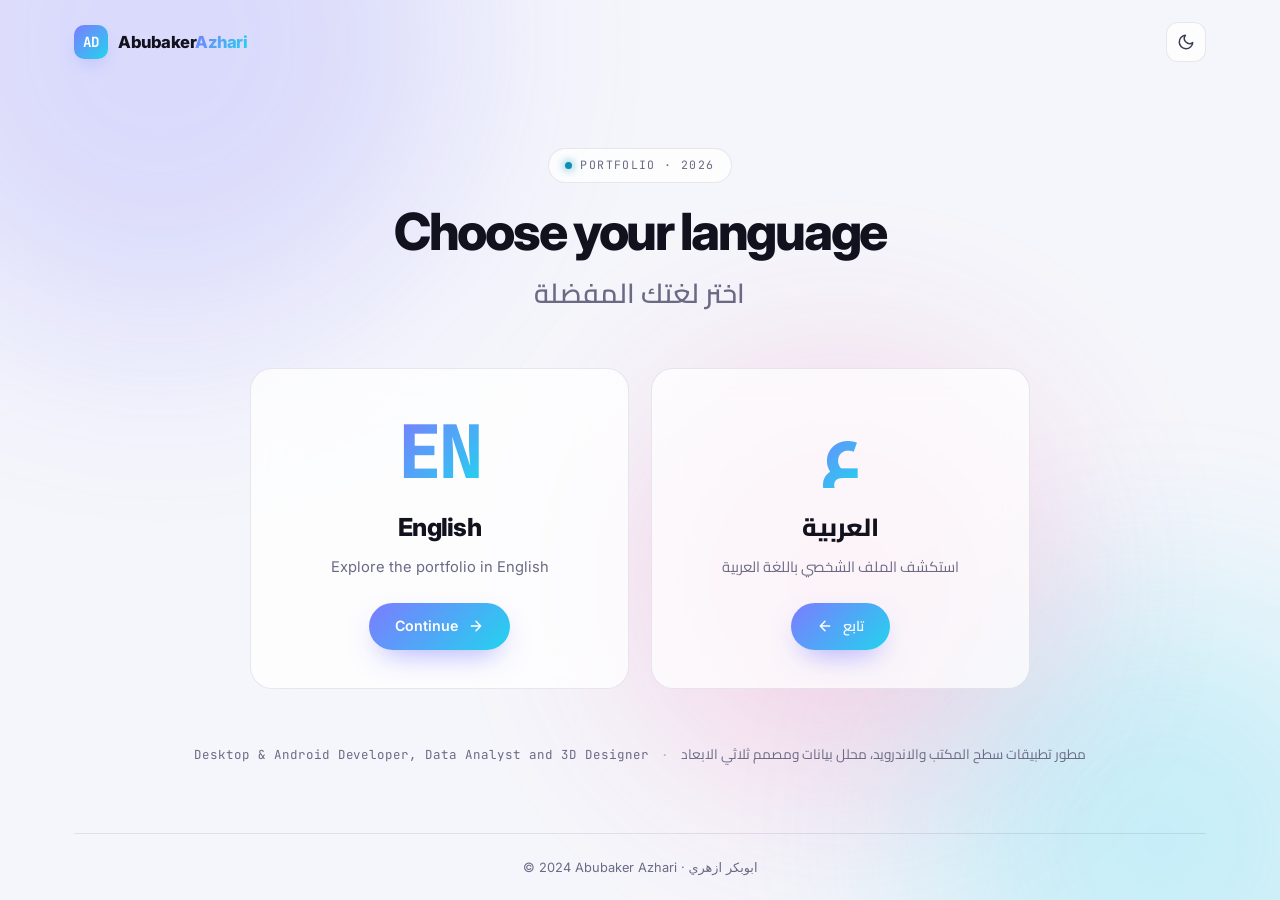
<file: index.html>
<!DOCTYPE html>
<html lang="en" data-theme="dark">
<head>
<meta charset="UTF-8" />
<meta name="viewport" content="width=device-width, initial-scale=1.0" />
<title>Abubaker Azhari — Portfolio</title>
<meta name="description" content="Portfolio of Abubaker Azhari — Desktop & Android Developer, Data Analyst and 3D Designer. Choose your language." />
<link rel="preconnect" href="https://fonts.googleapis.com" />
<link rel="preconnect" href="https://fonts.gstatic.com" crossorigin />
<link href="https://fonts.googleapis.com/css2?family=Cairo:wght@400;500;600;700;800&family=Inter:wght@400;500;600;700;800&family=JetBrains+Mono:wght@400;500&display=swap" rel="stylesheet" />
<script>
  (function () {
    try {
      var saved = localStorage.getItem('theme');
      var prefersLight = window.matchMedia('(prefers-color-scheme: light)').matches;
      document.documentElement.setAttribute('data-theme', saved || (prefersLight ? 'light' : 'dark'));
    } catch (e) {}
  })();
</script>
<style>
  :root {
    --bg: #08080d; --bg-soft: #0e0e18;
    --surface: rgba(255,255,255,0.035);
    --border: rgba(255,255,255,0.09);
    --border-strong: rgba(255,255,255,0.16);
    --text: #e9e9f2; --text-soft: #b6b6c8; --muted: #8b8ba3;
    --accent: #7c7cff; --accent-2: #22d3ee;
    --grad: linear-gradient(135deg, #7c7cff 0%, #22d3ee 100%);
    --grad-soft: linear-gradient(135deg, rgba(124,124,255,.16), rgba(34,211,238,.16));
    --ease: cubic-bezier(0.22, 1, 0.36, 1);
  }
  [data-theme="light"] {
    --bg: #f5f6fb; --bg-soft: #ffffff;
    --surface: rgba(255,255,255,0.75);
    --border: rgba(18,18,45,0.09);
    --border-strong: rgba(18,18,45,0.18);
    --text: #12121f; --text-soft: #3c3c52; --muted: #6a6a85;
    --accent: #5454f0; --accent-2: #0891b2;
  }
  *, *::before, *::after { box-sizing: border-box; margin: 0; padding: 0; }
  html { -webkit-text-size-adjust: 100%; }
  body {
    font-family: 'Inter', system-ui, sans-serif;
    background: var(--bg); color: var(--text);
    min-height: 100svh; line-height: 1.6;
    overflow-x: hidden; display: flex; flex-direction: column;
    transition: background 0.4s var(--ease), color 0.4s var(--ease);
    -webkit-font-smoothing: antialiased;
  }
  a { color: inherit; text-decoration: none; }
  button { font: inherit; color: inherit; background: none; border: none; cursor: pointer; }
  svg { display: block; max-width: 100%; }
  ::selection { background: var(--accent); color: #fff; }

  .orb { position: fixed; border-radius: 50%; filter: blur(100px); pointer-events: none; z-index: 0; opacity: 0.35; }
  [data-theme="light"] .orb { opacity: 0.22; }
  .orb-1 { width: 600px; height: 600px; background: #7c7cff; top: -260px; left: -140px; animation: float1 20s ease-in-out infinite; }
  .orb-2 { width: 480px; height: 480px; background: #22d3ee; bottom: -180px; right: -120px; animation: float2 24s ease-in-out infinite; }
  .orb-3 { width: 400px; height: 400px; background: #ec4899; top: 42%; left: 50%; opacity: 0.12; animation: float3 26s ease-in-out infinite; }
  @keyframes float1 { 0%,100% { transform: translate(0,0); } 50% { transform: translate(60px,40px); } }
  @keyframes float2 { 0%,100% { transform: translate(0,0); } 50% { transform: translate(-50px,-40px); } }
  @keyframes float3 { 0%,100% { transform: translate(-50%,0); } 50% { transform: translate(-50%,-40px); } }

  .page { position: relative; z-index: 1; min-height: 100svh; display: flex; flex-direction: column; padding: 22px 24px; max-width: 1180px; width: 100%; margin-inline: auto; }
  .header { display: flex; align-items: center; justify-content: space-between; padding-bottom: 20px; animation: fadeUp 0.7s var(--ease) 0.05s both; }
  .logo { display: inline-flex; align-items: center; gap: 10px; font-weight: 800; font-size: 1.04rem; letter-spacing: -0.03em; }
  .logo-mark { width: 34px; height: 34px; border-radius: 10px; background: var(--grad); display: grid; place-items: center; color: #fff; font-family: 'JetBrains Mono', monospace; font-size: 0.88rem; font-weight: 700; box-shadow: 0 8px 22px -10px rgba(124,124,255,0.9); }
  .grad-text { background: var(--grad); -webkit-background-clip: text; background-clip: text; color: transparent; }
  .icon-btn { width: 40px; height: 40px; border-radius: 12px; display: grid; place-items: center; border: 1px solid var(--border); background: var(--surface); color: var(--text-soft); transition: all 0.25s var(--ease); backdrop-filter: blur(10px); }
  .icon-btn:hover { color: var(--text); border-color: var(--border-strong); transform: translateY(-2px); }
  .icon-btn svg { width: 18px; height: 18px; }
  [data-theme="dark"] .icon-sun { display: block; } [data-theme="dark"] .icon-moon { display: none; }
  [data-theme="light"] .icon-sun { display: none; } [data-theme="light"] .icon-moon { display: block; }

  .main { flex: 1; display: flex; flex-direction: column; align-items: center; justify-content: center; padding: 40px 0; }
  .intro { text-align: center; margin-bottom: 52px; animation: fadeUp 0.7s var(--ease) 0.15s both; }
  .chip { display: inline-flex; align-items: center; gap: 8px; padding: 7px 16px; border-radius: 100px; border: 1px solid var(--border); background: var(--surface); backdrop-filter: blur(10px); font-family: 'JetBrains Mono', monospace; font-size: 0.72rem; letter-spacing: 0.12em; text-transform: uppercase; color: var(--muted); margin-bottom: 22px; }
  .chip .dot { width: 7px; height: 7px; border-radius: 50%; background: var(--accent-2); box-shadow: 0 0 10px var(--accent-2); }
  .intro h1 { font-size: clamp(2rem, 5.2vw, 3.2rem); font-weight: 800; letter-spacing: -0.045em; line-height: 1.05; margin-bottom: 14px; }
  .intro .ar-heading { font-family: 'Cairo', sans-serif; font-size: clamp(1.3rem, 3vw, 1.7rem); font-weight: 600; color: var(--muted); letter-spacing: 0; }

  .grid { display: grid; grid-template-columns: 1fr 1fr; gap: 22px; width: 100%; max-width: 780px; }
  .card { position: relative; display: flex; flex-direction: column; align-items: center; text-align: center; padding: 46px 32px 38px; border-radius: 22px; border: 1px solid var(--border); background: var(--surface); backdrop-filter: blur(20px); -webkit-backdrop-filter: blur(20px); overflow: hidden; transition: transform 0.4s var(--ease), border-color 0.4s var(--ease), box-shadow 0.4s var(--ease); cursor: pointer; animation: fadeUp 0.7s var(--ease) both; }
  .card:nth-child(1) { animation-delay: 0.28s; } .card:nth-child(2) { animation-delay: 0.38s; }
  .card::before { content: ''; position: absolute; inset: 0; background: var(--grad-soft); opacity: 0; transition: opacity 0.4s var(--ease); pointer-events: none; }
  .card::after { content: ''; position: absolute; top: -120px; right: -100px; width: 260px; height: 260px; border-radius: 50%; background: var(--grad); opacity: 0; filter: blur(60px); transition: opacity 0.5s var(--ease); pointer-events: none; }
  .card:hover { transform: translateY(-8px); border-color: var(--border-strong); box-shadow: 0 30px 60px -20px rgba(0,0,0,.55), 0 0 60px -20px rgba(124,124,255,.5); }
  .card:hover::before { opacity: 1; } .card:hover::after { opacity: 0.25; }
  .card > * { position: relative; z-index: 1; }
  .card-code { font-family: 'JetBrains Mono', monospace; font-size: 4.6rem; font-weight: 800; line-height: 1; background: var(--grad); -webkit-background-clip: text; background-clip: text; color: transparent; margin-bottom: 20px; letter-spacing: -0.04em; }
  .card-ar .card-code { font-family: 'Cairo', sans-serif; letter-spacing: 0; font-weight: 800; }
  .card h2 { font-size: 1.55rem; font-weight: 800; letter-spacing: -0.03em; margin-bottom: 8px; }
  .card-ar h2 { font-family: 'Cairo', sans-serif; letter-spacing: 0; }
  .card > p { font-size: 0.92rem; color: var(--muted); margin-bottom: 24px; max-width: 240px; line-height: 1.55; }
  .card-ar > p { font-family: 'Cairo', sans-serif; }
  .card-btn { display: inline-flex; align-items: center; gap: 10px; padding: 12px 26px; border-radius: 100px; background: var(--grad); color: #fff; font-weight: 600; font-size: 0.89rem; transition: gap 0.3s var(--ease), box-shadow 0.3s var(--ease); box-shadow: 0 12px 30px -12px rgba(124,124,255,.8); }
  .card:hover .card-btn { gap: 14px; box-shadow: 0 16px 36px -12px rgba(124,124,255,.95); }
  .card-ar .card-btn { font-family: 'Cairo', sans-serif; letter-spacing: 0; }
  .card-btn svg { width: 16px; height: 16px; }

  .foot { margin-top: 52px; text-align: center; animation: fadeUp 0.7s var(--ease) 0.5s both; }
  .foot .tagline { font-family: 'JetBrains Mono', monospace; font-size: 0.78rem; letter-spacing: 0.08em; color: var(--muted); display: inline-flex; align-items: center; gap: 12px; flex-wrap: wrap; justify-content: center; }
  .foot .tagline .sep { opacity: 0.4; }
  .foot .tagline .ar { font-family: 'Cairo', sans-serif; letter-spacing: 0; font-size: 0.85rem; }
  .footer { padding-top: 24px; border-top: 1px solid var(--border); text-align: center; font-size: 0.8rem; color: var(--muted); animation: fadeUp 0.7s var(--ease) 0.6s both; }
  @keyframes fadeUp { from { opacity: 0; transform: translateY(26px); } to { opacity: 1; transform: translateY(0); } }

  @media (max-width: 620px) {
    .page { padding: 18px 18px; }
    .grid { grid-template-columns: 1fr; gap: 16px; }
    .main { padding: 24px 0; } .intro { margin-bottom: 36px; }
    .card { padding: 36px 24px 30px; } .card-code { font-size: 3.8rem; }
    .foot { margin-top: 36px; }
  }
  @media (prefers-reduced-motion: reduce) {
    *, *::before, *::after { animation-duration: 0.01ms !important; animation-iteration-count: 1 !important; transition-duration: 0.01ms !important; }
  }
</style>
</head>
<body>

<div class="orb orb-1"></div>
<div class="orb orb-2"></div>
<div class="orb orb-3"></div>

<div class="page">

  <header class="header">
    <a href="#" class="logo">
      <span class="logo-mark">AD</span>
      <span>Abubaker<span class="grad-text">Azhari</span></span>
    </a>
    <button class="icon-btn" id="themeToggle" aria-label="Toggle theme">
      <svg class="icon-sun" viewBox="0 0 24 24" fill="none" stroke="currentColor" stroke-width="2" stroke-linecap="round">
        <circle cx="12" cy="12" r="4"/>
        <path d="M12 2v2M12 20v2M4.93 4.93l1.41 1.41M17.66 17.66l1.41 1.41M2 12h2M20 12h2M6.34 17.66l-1.41 1.41M19.07 4.93l-1.41 1.41"/>
      </svg>
      <svg class="icon-moon" viewBox="0 0 24 24" fill="none" stroke="currentColor" stroke-width="2" stroke-linecap="round" stroke-linejoin="round">
        <path d="M21 12.79A9 9 0 1111.21 3 7 7 0 0021 12.79z"/>
      </svg>
    </button>
  </header>

  <main class="main">
    <div class="intro">
      <div class="chip"><span class="dot"></span>Portfolio · 2026</div>
      <h1>Choose your language</h1>
      <p class="ar-heading" dir="rtl" lang="ar">اختر لغتك المفضلة</p>
    </div>

    <div class="grid">
      <a href="en.html" class="card">
        <div class="card-code">EN</div>
        <h2>English</h2>
        <p>Explore the portfolio in English</p>
        <span class="card-btn">
          Continue
          <svg viewBox="0 0 24 24" fill="none" stroke="currentColor" stroke-width="2.2" stroke-linecap="round" stroke-linejoin="round"><path d="M5 12h14M12 5l7 7-7 7"/></svg>
        </span>
      </a>

      <a href="ar.html" class="card card-ar" dir="rtl" lang="ar">
        <div class="card-code">ع</div>
        <h2>العربية</h2>
        <p>استكشف الملف الشخصي باللغة العربية</p>
        <span class="card-btn">
          تابع
          <svg viewBox="0 0 24 24" fill="none" stroke="currentColor" stroke-width="2.2" stroke-linecap="round" stroke-linejoin="round"><path d="M19 12H5M12 19l-7-7 7-7"/></svg>
        </span>
      </a>
    </div>

    <div class="foot">
      <span class="tagline">
        Desktop & Android Developer, Data Analyst and 3D Designer <span class="sep">·</span> <span class="ar">مطور تطبيقات سطح المكتب والاندرويد، محلل بيانات ومصمم ثلاثي الابعاد</span>
      </span>
    </div>
  </main>

  <footer class="footer">
    <p>© 2024 Abubaker Azhari · <span dir="rtl" lang="ar">ابوبكر ازهري</span></p>
  </footer>

</div>

<script>
  (function () {
    const root = document.documentElement;
    document.getElementById('themeToggle').addEventListener('click', () => {
      const next = root.getAttribute('data-theme') === 'dark' ? 'light' : 'dark';
      root.setAttribute('data-theme', next);
      try { localStorage.setItem('theme', next); } catch (e) {}
    });
  })();
</script>

</body>
</html>
</file>
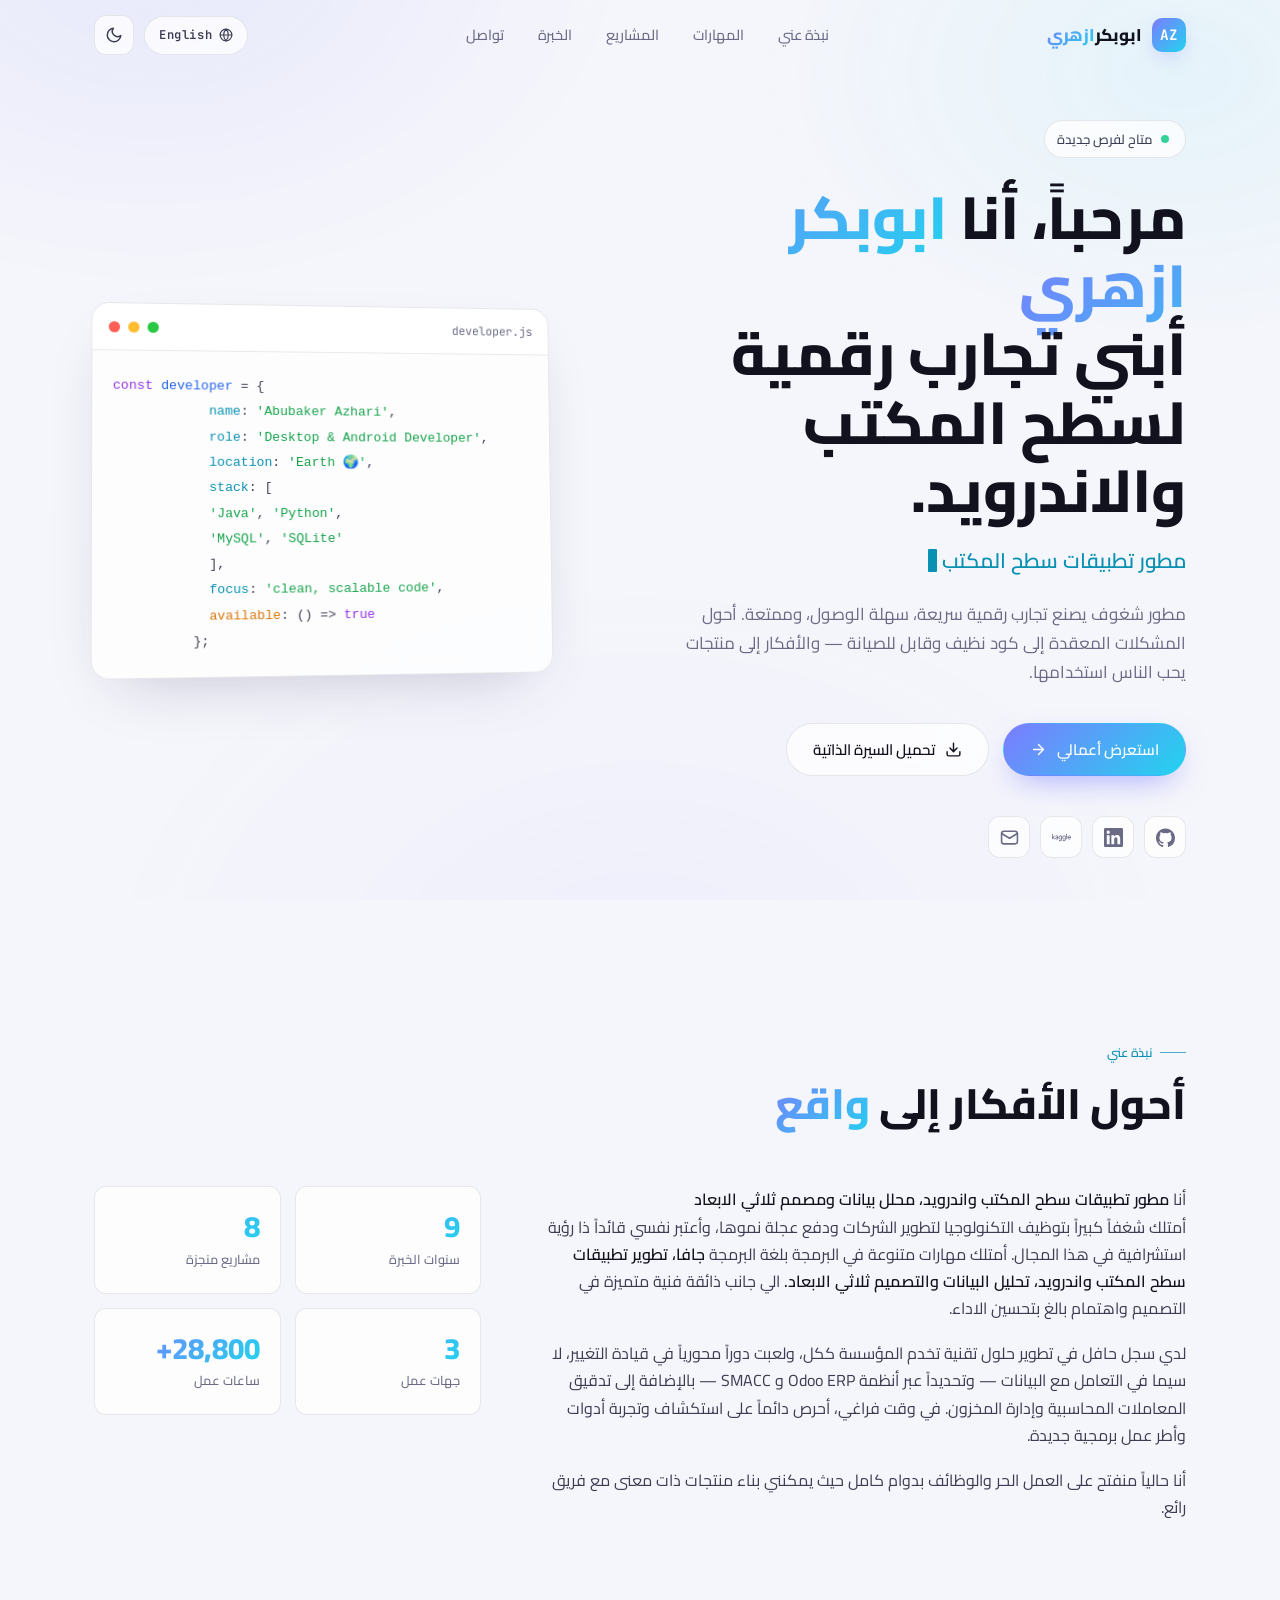
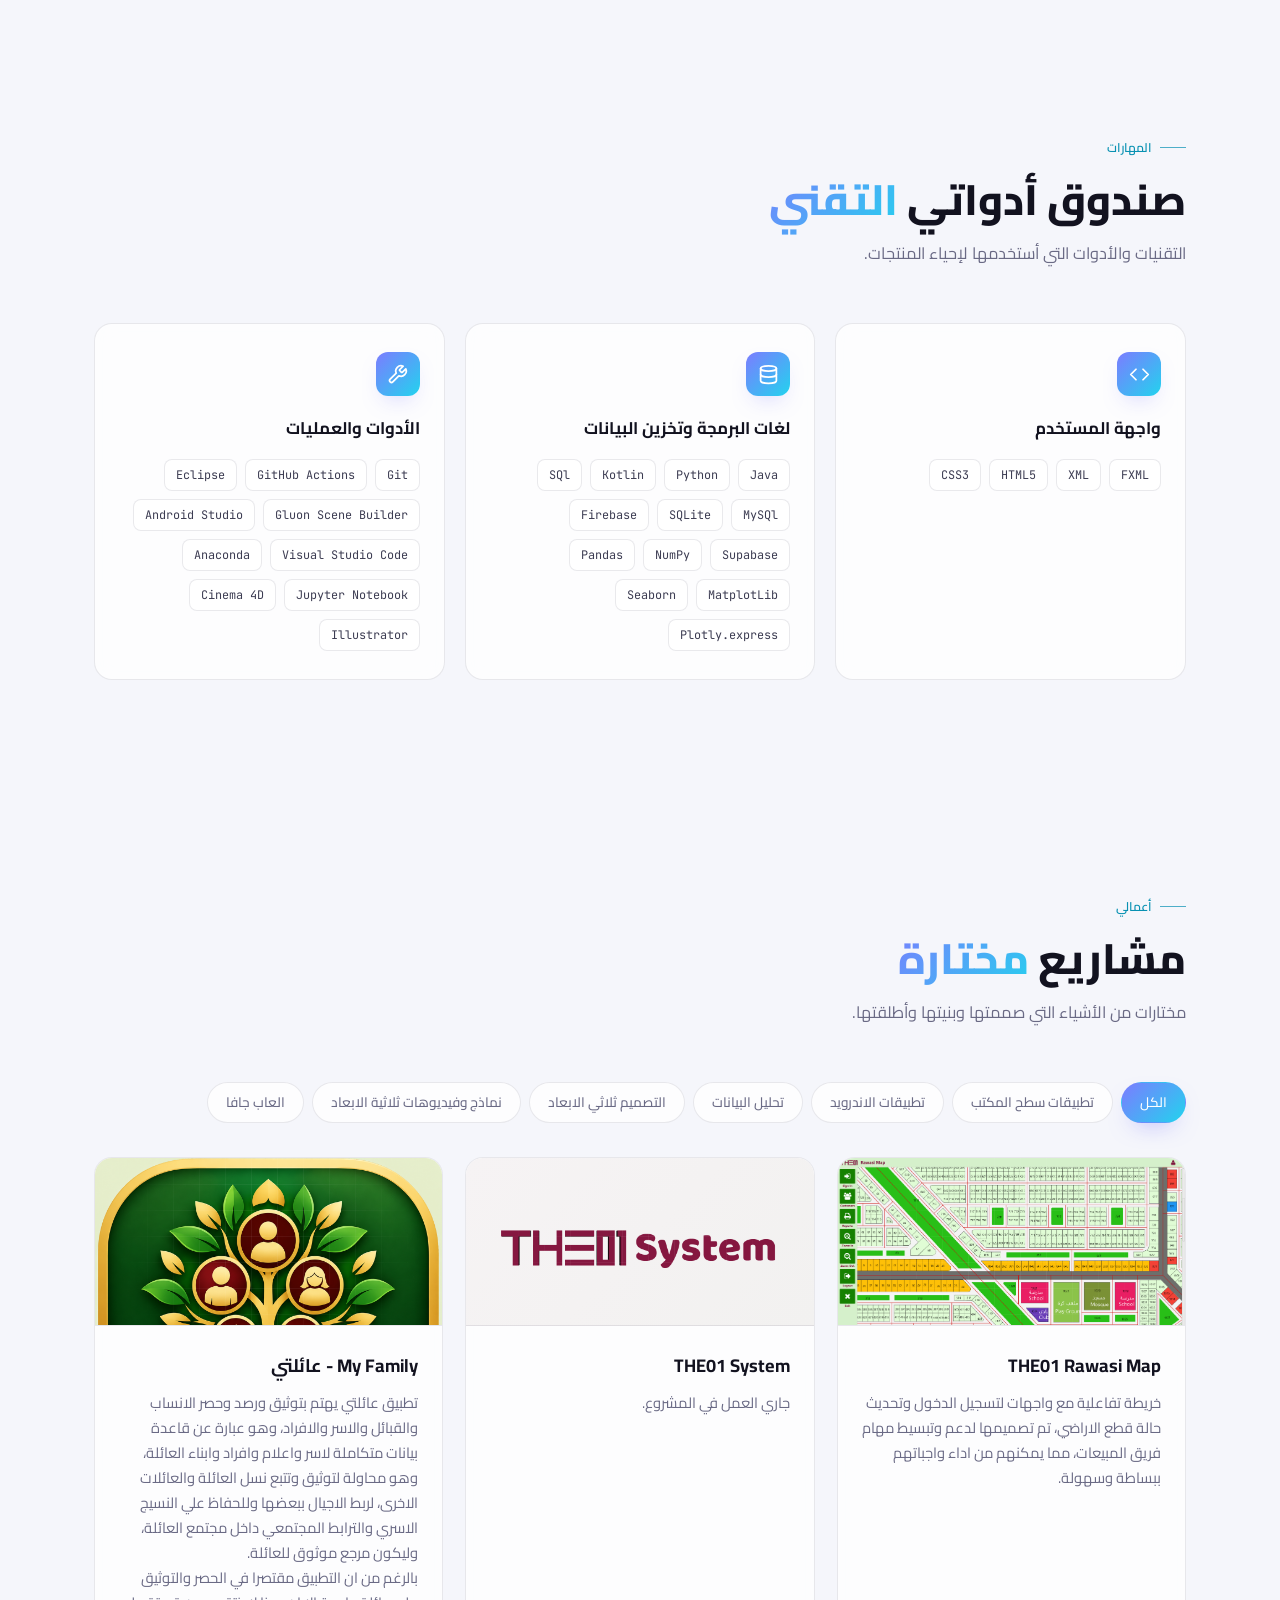
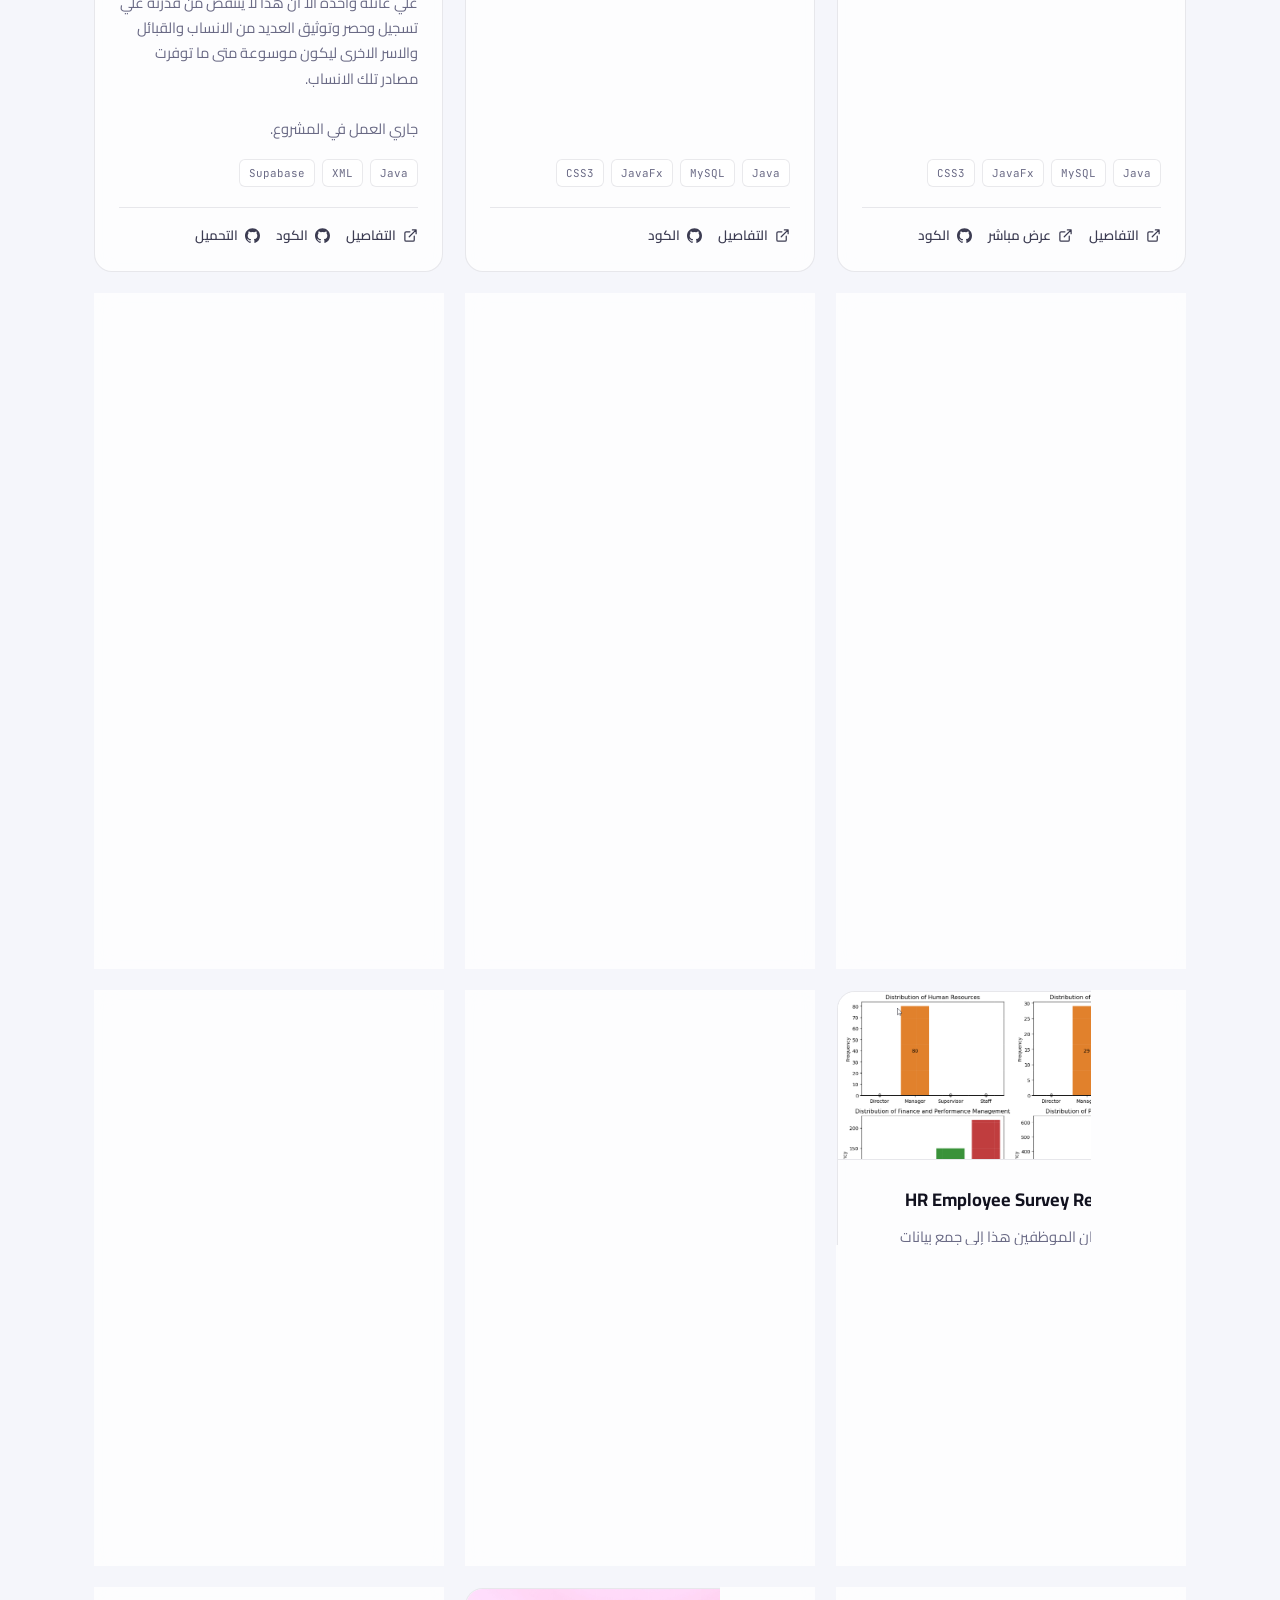
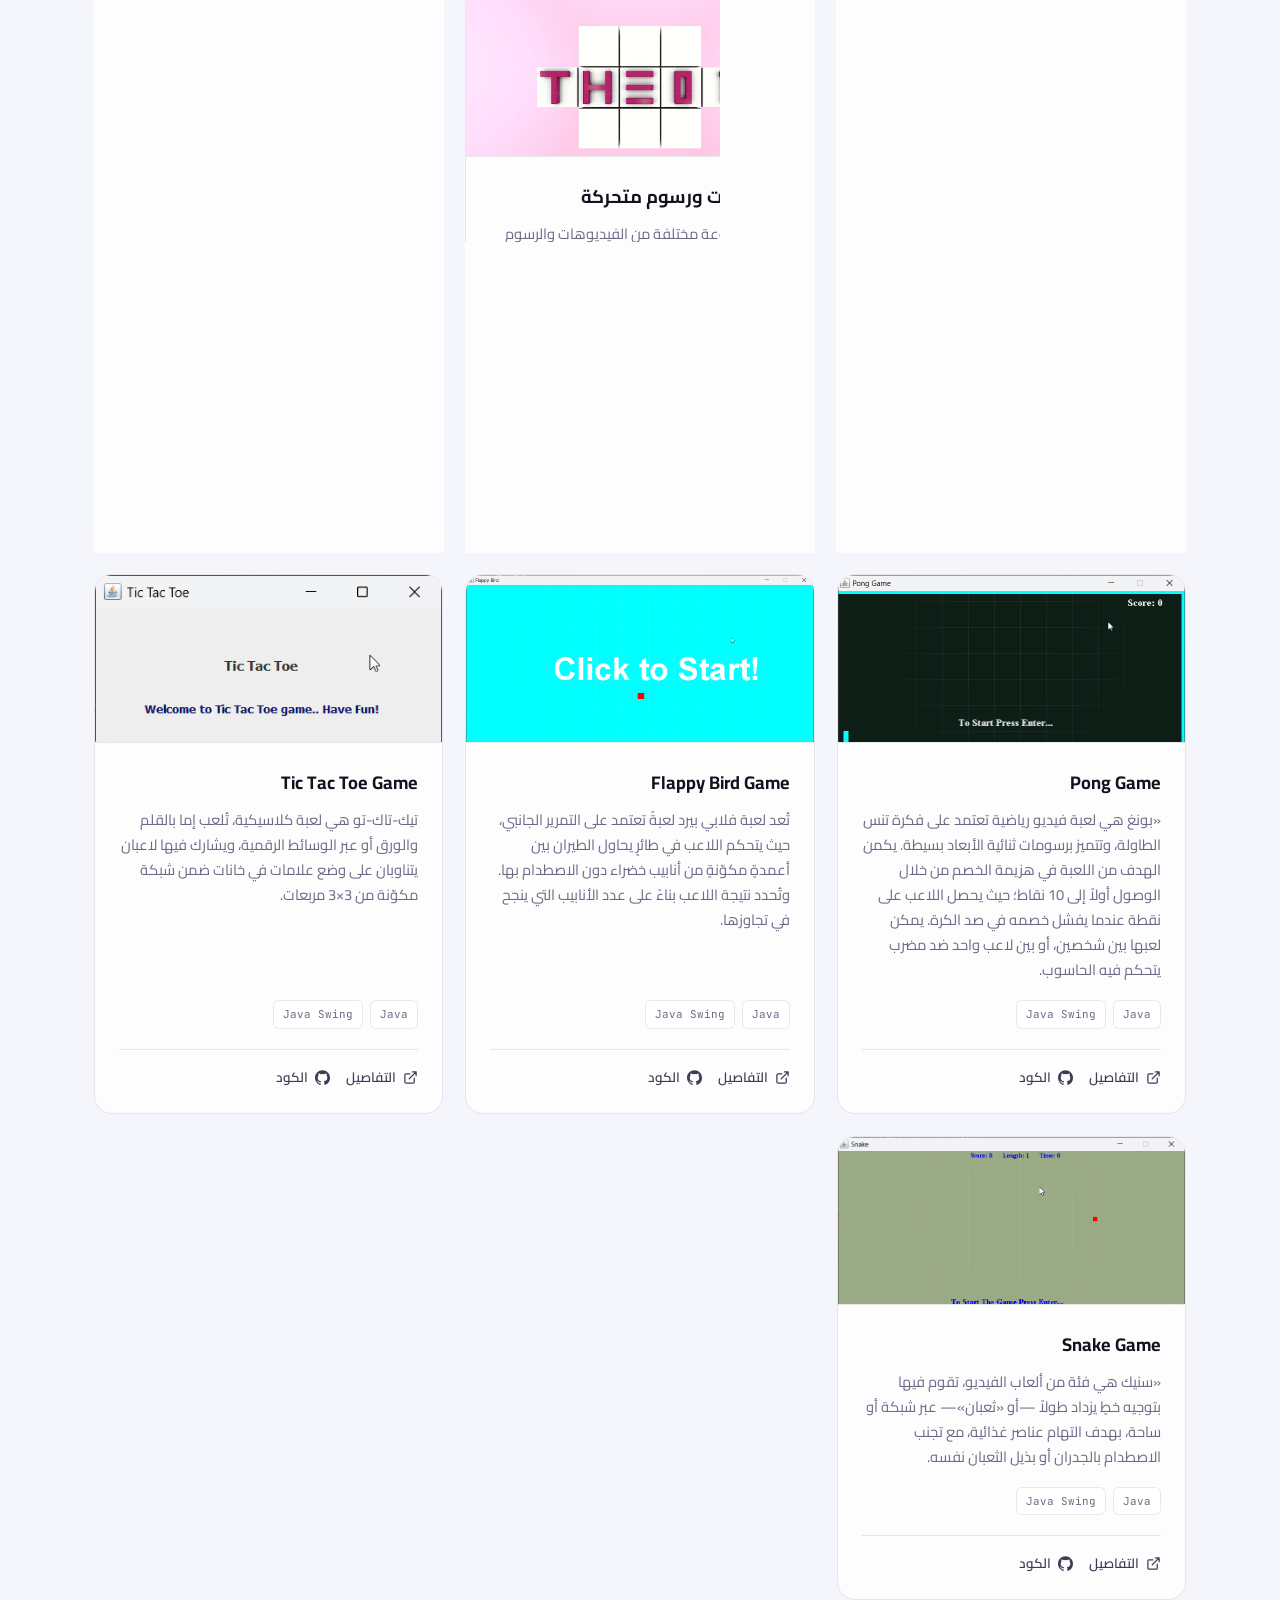
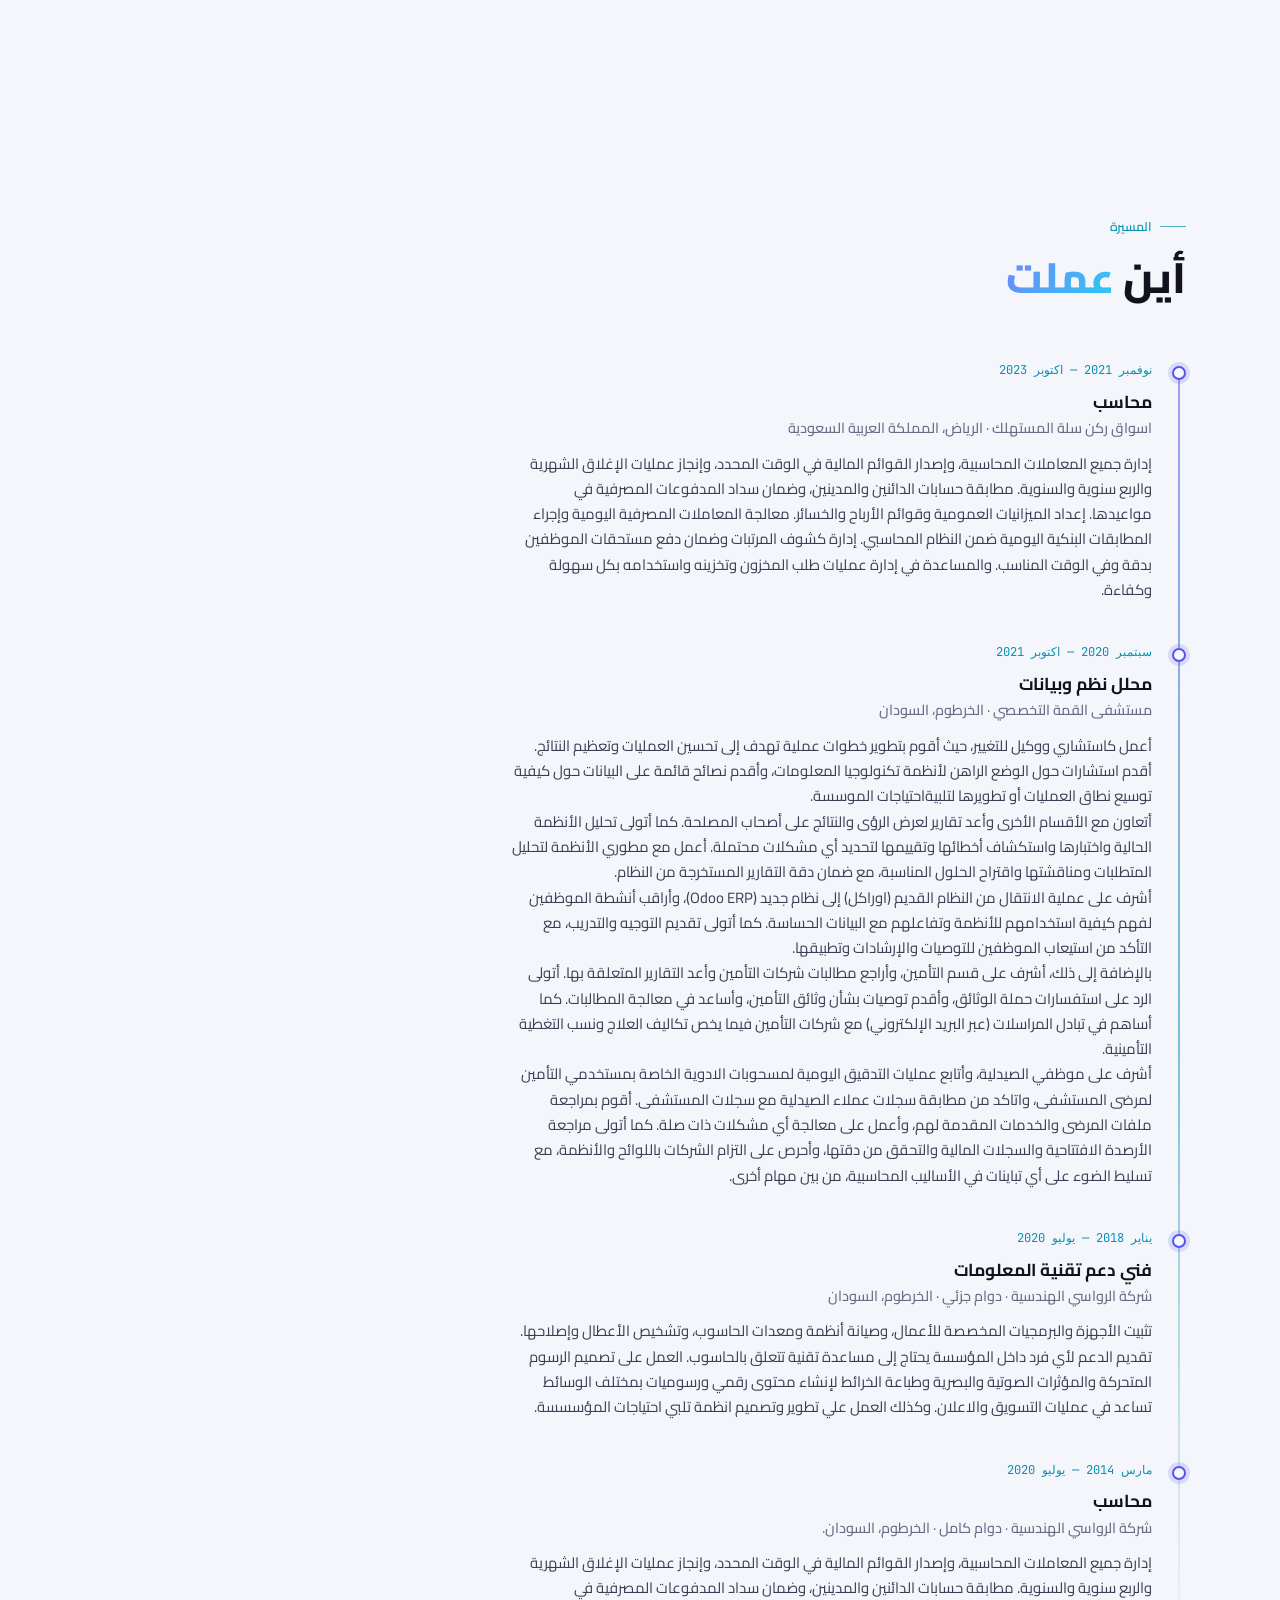
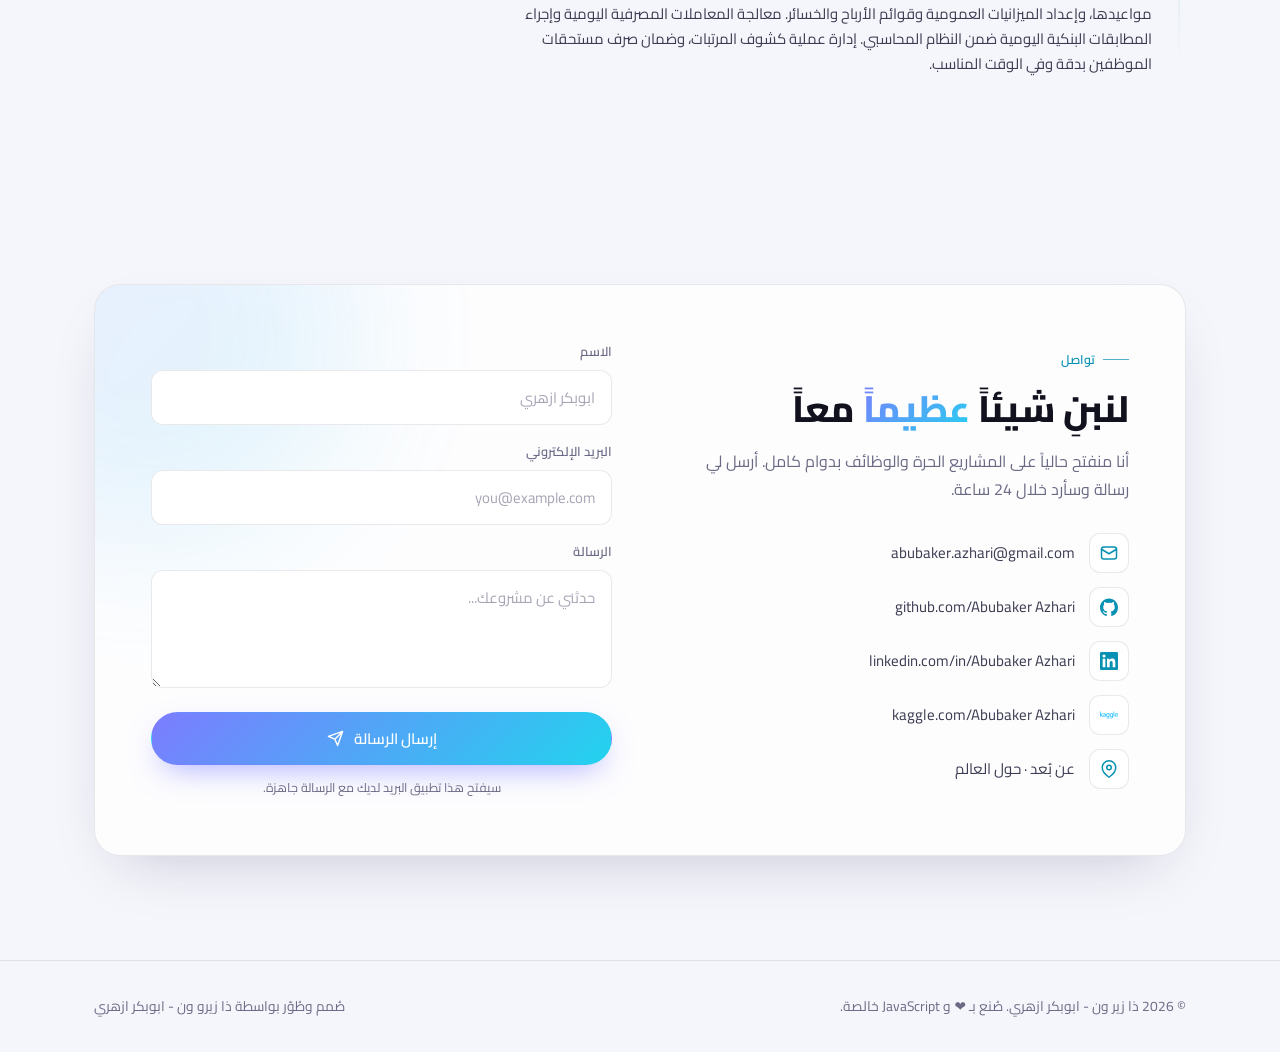
<file: ar.html>
<!DOCTYPE html>
<html lang="ar" dir="rtl" data-theme="dark">
<head>
<meta charset="UTF-8" />
<meta name="viewport" content="width=device-width, initial-scale=1.0" />
<title>ابوبكر ازهري — مطور تطبيقات سطح مكتب واندرويد</title>
<meta name="description" content="الملف الشخصي لابوبكر ازهري — مطور متكامل يبني تجارب سريعة وسهلة الوصول." />
<link rel="preconnect" href="https://fonts.googleapis.com" />
<link rel="preconnect" href="https://fonts.gstatic.com" crossorigin />
<link href="https://fonts.googleapis.com/css2?family=Cairo:wght@400;500;600;700;800&family=JetBrains+Mono:wght@400;500&display=swap" rel="stylesheet" />
<script>
  (function () {
    try {
      var saved = localStorage.getItem('theme');
      var prefersLight = window.matchMedia('(prefers-color-scheme: light)').matches;
      document.documentElement.setAttribute('data-theme', saved || (prefersLight ? 'light' : 'dark'));
    } catch (e) {}
  })();
</script>
<style>
:root {
  --bg: #08080d; --bg-soft: #0e0e18;
  --surface: rgba(255,255,255,0.035); --surface-2: rgba(255,255,255,0.07);
  --border: rgba(255,255,255,0.09); --border-strong: rgba(255,255,255,0.16);
  --text: #e9e9f2; --text-soft: #b6b6c8; --muted: #8b8ba3;
  --accent: #7c7cff; --accent-2: #22d3ee;
  --grad: linear-gradient(135deg, #7c7cff 0%, #22d3ee 100%);
  --grad-soft: linear-gradient(135deg, rgba(124,124,255,.16), rgba(34,211,238,.16));
  --shadow: 0 24px 60px -28px rgba(0,0,0,.9);
  --shadow-glow: 0 0 60px -12px rgba(124,124,255,.45);
  --radius: 18px; --radius-sm: 12px; --nav-h: 72px; --max: 1140px;
  --ease: cubic-bezier(0.22, 1, 0.36, 1);
}
[data-theme="light"] {
  --bg: #f5f6fb; --bg-soft: #ffffff;
  --surface: rgba(255,255,255,.75); --surface-2: #ffffff;
  --border: rgba(18,18,45,.09); --border-strong: rgba(18,18,45,.18);
  --text: #12121f; --text-soft: #3c3c52; --muted: #6a6a85;
  --accent: #5454f0; --accent-2: #0891b2;
  --shadow: 0 24px 60px -30px rgba(30,30,80,.28);
}
*, *::before, *::after { box-sizing: border-box; margin: 0; padding: 0; }
html { scroll-behavior: smooth; scroll-padding-top: calc(var(--nav-h) + 16px); -webkit-text-size-adjust: 100%; }
body {
  font-family: 'Cairo', system-ui, sans-serif;
  background: var(--bg); color: var(--text);
  line-height: 1.7; font-size: 16px; overflow-x: hidden;
  transition: background .4s var(--ease), color .4s var(--ease);
  -webkit-font-smoothing: antialiased;
}
body::before {
  content: ''; position: fixed; inset: 0; pointer-events: none; z-index: 0;
  background:
    radial-gradient(680px 480px at 12% -5%, rgba(124,124,255,.16), transparent 70%),
    radial-gradient(620px 420px at 92% 8%, rgba(34,211,238,.11), transparent 70%),
    radial-gradient(800px 600px at 50% 110%, rgba(124,124,255,.09), transparent 70%);
}
[data-theme="light"] body::before { opacity: .65; }
img, svg { display: block; max-width: 100%; }
a { color: inherit; text-decoration: none; }
button { background: none; border: none; cursor: pointer; font: inherit; color: inherit; }
ul { list-style: none; }
::selection { background: var(--accent); color: #fff; }
::-webkit-scrollbar { width: 10px; }
::-webkit-scrollbar-track { background: var(--bg); }
::-webkit-scrollbar-thumb { background: var(--border-strong); border-radius: 10px; border: 2px solid var(--bg); }
::-webkit-scrollbar-thumb:hover { background: var(--accent); }

.container { width: 100%; max-width: var(--max); margin-inline: auto; padding-inline: 24px; position: relative; z-index: 1; }
section { padding: 104px 0; position: relative; }
.section-head { margin-bottom: 56px; max-width: 640px; }
.eyebrow { display: inline-flex; align-items: center; gap: 8px; font-size: .78rem; letter-spacing: 0; color: var(--accent-2); margin-bottom: 14px; font-weight: 600; }
.eyebrow::before { content: ''; width: 26px; height: 1px; background: var(--accent-2); opacity: .7; }
.section-title { font-size: clamp(1.85rem, 4vw, 2.65rem); font-weight: 800; line-height: 1.25; }
.section-title .grad { background: var(--grad); -webkit-background-clip: text; background-clip: text; color: transparent; }
.section-sub { color: var(--muted); margin-top: 14px; font-size: 1.02rem; }
.grad-text { background: var(--grad); -webkit-background-clip: text; background-clip: text; color: transparent; }

.btn { display: inline-flex; align-items: center; justify-content: center; gap: 10px; padding: 13px 26px; border-radius: 100px; font-weight: 600; font-size: .94rem; transition: transform .28s var(--ease), box-shadow .28s var(--ease), background .28s var(--ease), border-color .28s var(--ease); white-space: nowrap; cursor: pointer; border: 1px solid transparent; font-family: 'Cairo', sans-serif; }
.btn:active { transform: translateY(0) scale(.98); }
.btn-primary { background: var(--grad); color: #fff; box-shadow: 0 12px 32px -12px rgba(124,124,255,.75); }
.btn-primary:hover { transform: translateY(-3px); box-shadow: 0 20px 44px -14px rgba(124,124,255,.85); }
.btn-ghost { background: var(--surface); border-color: var(--border); color: var(--text); backdrop-filter: blur(10px); }
.btn-ghost:hover { transform: translateY(-3px); border-color: var(--border-strong); background: var(--surface-2); }
.btn svg { width: 17px; height: 17px; }

.progress-bar { position: fixed; top: 0; left: 0; height: 3px; width: 0%; background: var(--grad); z-index: 300; transition: width .1s linear; box-shadow: 0 0 12px rgba(124,124,255,.8); }
.nav { position: fixed; top: 0; left: 0; right: 0; height: var(--nav-h); z-index: 200; display: flex; align-items: center; transition: background .35s var(--ease), border-color .35s var(--ease), backdrop-filter .35s var(--ease); border-bottom: 1px solid transparent; }
.nav.scrolled { background: color-mix(in srgb, var(--bg) 78%, transparent); backdrop-filter: blur(16px) saturate(160%); -webkit-backdrop-filter: blur(16px) saturate(160%); border-bottom-color: var(--border); }
.nav-inner { width: 100%; max-width: var(--max); margin-inline: auto; padding-inline: 24px; display: flex; align-items: center; justify-content: space-between; gap: 20px; }
.logo { display: inline-flex; align-items: center; gap: 10px; font-weight: 800; font-size: 1.06rem; }
.logo-mark { width: 34px; height: 34px; border-radius: 10px; background: var(--grad); display: grid; place-items: center; color: #fff; font-family: 'JetBrains Mono', monospace; font-size: .9rem; font-weight: 700; box-shadow: 0 8px 22px -10px rgba(124,124,255,.9); }
.nav-links { display: flex; align-items: center; gap: 4px; }
.nav-links a { position: relative; padding: 9px 15px; border-radius: 100px; font-size: .9rem; font-weight: 500; color: var(--muted); transition: color .25s var(--ease), background .25s var(--ease); }
.nav-links a:hover { color: var(--text); background: var(--surface); }
.nav-links a.active { color: var(--text); }
.nav-links a.active::after { content: ''; position: absolute; bottom: 2px; left: 50%; transform: translateX(-50%); width: 16px; height: 2px; border-radius: 2px; background: var(--grad); }
.nav-actions { display: flex; align-items: center; gap: 10px; }
.icon-btn { width: 40px; height: 40px; border-radius: 12px; display: grid; place-items: center; border: 1px solid var(--border); background: var(--surface); color: var(--text-soft); transition: all .25s var(--ease); }
.icon-btn:hover { color: var(--text); border-color: var(--border-strong); transform: translateY(-2px); }
.icon-btn svg { width: 18px; height: 18px; }
[data-theme="dark"] .icon-sun { display: block; } [data-theme="dark"] .icon-moon { display: none; }
[data-theme="light"] .icon-sun { display: none; } [data-theme="light"] .icon-moon { display: block; }
.nav-toggle { display: none; }
.lang-switch-btn { display: inline-flex; align-items: center; gap: 7px; padding: 8px 14px; border-radius: 100px; border: 1px solid var(--border); background: var(--surface); color: var(--text-soft); font-family: 'JetBrains Mono', monospace; font-size: .76rem; font-weight: 600; letter-spacing: .05em; transition: all .25s var(--ease); }
.lang-switch-btn:hover { color: var(--text); border-color: var(--border-strong); transform: translateY(-2px); }
.lang-switch-btn svg { width: 14px; height: 14px; }

.hero { min-height: 100svh; display: flex; align-items: center; padding-top: calc(var(--nav-h) + 48px); padding-bottom: 72px; }
.hero-grid { display: grid; grid-template-columns: 1.1fr .9fr; gap: 64px; align-items: center; }
.status-pill { display: inline-flex; align-items: center; gap: 9px; padding: 7px 16px 7px 12px; border-radius: 100px; border: 1px solid var(--border); background: var(--surface); backdrop-filter: blur(10px); font-size: .82rem; color: var(--text-soft); font-weight: 500; margin-bottom: 26px; }
.status-dot { width: 8px; height: 8px; border-radius: 50%; background: #34d399; animation: pulse 2.2s infinite; }
@keyframes pulse { 0% { box-shadow: 0 0 0 0 rgba(52,211,153,.6); } 70% { box-shadow: 0 0 0 9px rgba(52,211,153,0); } 100% { box-shadow: 0 0 0 0 rgba(52,211,153,0); } }
.hero h1 { font-size: clamp(2.2rem, 5.4vw, 3.7rem); font-weight: 800; line-height: 1.15; margin-bottom: 16px; }
.hero-role { font-size: clamp(1rem, 2.4vw, 1.3rem); color: var(--accent-2); min-height: 1.9em; display: flex; align-items: center; gap: 2px; margin-bottom: 20px; font-weight: 600; }
.caret { display: inline-block; width: 9px; height: 1.15em; background: var(--accent-2); margin-right: 3px; animation: blink 1s steps(1) infinite; border-radius: 1px; }
@keyframes blink { 0%,49% { opacity: 1; } 50%,100% { opacity: 0; } }
.hero-desc { color: var(--muted); font-size: 1.06rem; max-width: 520px; margin-bottom: 36px; }
.hero-cta { display: flex; flex-wrap: wrap; gap: 14px; margin-bottom: 40px; }
.socials { display: flex; gap: 10px; }
.socials a { width: 42px; height: 42px; border-radius: 12px; display: grid; place-items: center; border: 1px solid var(--border); background: var(--surface); color: var(--muted); transition: all .28s var(--ease); }
.socials a:hover { color: var(--text); border-color: var(--accent); transform: translateY(-4px); box-shadow: 0 12px 26px -14px var(--accent); }
.socials svg { width: 19px; height: 19px; }

.code-card { border-radius: var(--radius); border: 1px solid var(--border); background: var(--surface); backdrop-filter: blur(14px); box-shadow: var(--shadow); overflow: hidden; transform: perspective(1400px) rotateY(7deg) rotateX(3deg); transition: transform .6s var(--ease); animation: floaty 7s ease-in-out infinite; }
.code-card:hover { transform: perspective(1400px) rotateY(0) rotateX(0) translateY(-6px); }
@keyframes floaty { 0%,100% { translate: 0 0; } 50% { translate: 0 -12px; } }
.code-head { display: flex; align-items: center; gap: 8px; padding: 13px 16px; border-bottom: 1px solid var(--border); background: var(--surface-2); direction: ltr; }
.dot { width: 11px; height: 11px; border-radius: 50%; }
.dot.r { background: #ff5f57; } .dot.y { background: #febc2e; } .dot.g { background: #28c840; }
.code-title { margin-left: auto; font-family: 'JetBrains Mono', monospace; font-size: .74rem; color: var(--muted); }
.code-card pre { padding: 22px 20px; overflow-x: auto; font-family: 'JetBrains Mono', monospace; font-size: .82rem; line-height: 1.85; color: var(--text-soft); direction: ltr; text-align: left; }
.c-key { color: #c084fc; } .c-var { color: #60a5fa; } .c-prop { color: #22d3ee; } .c-str { color: #86efac; } .c-fn { color: #fbbf24; }
[data-theme="light"] .c-key { color: #9333ea; } [data-theme="light"] .c-var { color: #2563eb; } [data-theme="light"] .c-prop { color: #0891b2; } [data-theme="light"] .c-str { color: #16a34a; } [data-theme="light"] .c-fn { color: #d97706; }

.about-grid { display: grid; grid-template-columns: 1.25fr .75fr; gap: 60px; align-items: start; }
.about-text p { color: var(--text-soft); margin-bottom: 18px; }
.about-text p:last-child { margin-bottom: 0; }
.about-text strong { color: var(--text); font-weight: 600; }
.stats { display: grid; grid-template-columns: repeat(2, 1fr); gap: 14px; }
.stat { padding: 22px 20px; border-radius: var(--radius-sm); border: 1px solid var(--border); background: var(--surface); transition: all .3s var(--ease); }
.stat:hover { border-color: var(--border-strong); transform: translateY(-4px); box-shadow: var(--shadow); }
.stat-num { font-size: 1.85rem; font-weight: 800; background: var(--grad); -webkit-background-clip: text; background-clip: text; color: transparent; line-height: 1.2; font-family: 'Cairo', sans-serif; }
.stat-label { font-size: .8rem; color: var(--muted); margin-top: 4px; font-weight: 500; }

.skills-grid { display: grid; grid-template-columns: repeat(auto-fit, minmax(260px, 1fr)); gap: 20px; }
.skill-card { padding: 28px 24px; border-radius: var(--radius); border: 1px solid var(--border); background: var(--surface); backdrop-filter: blur(10px); transition: all .35s var(--ease); position: relative; overflow: hidden; }
.skill-card::before { content: ''; position: absolute; inset: 0; background: var(--grad-soft); opacity: 0; transition: opacity .35s var(--ease); }
.skill-card:hover { transform: translateY(-6px); border-color: var(--border-strong); box-shadow: var(--shadow); }
.skill-card:hover::before { opacity: 1; }
.skill-card > * { position: relative; z-index: 1; }
.skill-icon { width: 44px; height: 44px; border-radius: 12px; display: grid; place-items: center; background: var(--grad); color: #fff; margin-bottom: 18px; box-shadow: 0 10px 26px -14px rgba(124,124,255,.9); }
.skill-icon svg { width: 21px; height: 21px; }
.skill-card h3 { font-size: 1.05rem; font-weight: 700; margin-bottom: 16px; }
.chips { display: flex; flex-wrap: wrap; gap: 8px; }
.chip { font-family: 'JetBrains Mono', monospace; font-size: .74rem; padding: 5px 11px; border-radius: 8px; background: var(--surface-2); border: 1px solid var(--border); color: var(--text-soft); transition: all .25s var(--ease); }
.chip:hover { color: var(--text); border-color: var(--accent); transform: translateY(-2px); }

.filters { display: flex; flex-wrap: wrap; gap: 8px; margin-bottom: 34px; }
.filter-btn { padding: 8px 18px; border-radius: 100px; font-size: .85rem; font-weight: 500; color: var(--muted); border: 1px solid var(--border); background: var(--surface); transition: all .28s var(--ease); font-family: 'Cairo', sans-serif; }
.filter-btn:hover { color: var(--text); border-color: var(--border-strong); }
.filter-btn.active { background: var(--grad); color: #fff; border-color: transparent; box-shadow: 0 10px 26px -14px rgba(124,124,255,.9); }
.projects-grid { display: grid; grid-template-columns: repeat(auto-fill, minmax(320px, 1fr)); gap: 22px; }
.project-card { border-radius: var(--radius); border: 1px solid var(--border); background: var(--surface); backdrop-filter: blur(10px); overflow: hidden; display: flex; flex-direction: column; transition: transform .4s var(--ease), border-color .4s var(--ease), box-shadow .4s var(--ease); animation: cardIn .5s var(--ease) backwards; }
@keyframes cardIn { from { opacity: 0; transform: translateY(18px) scale(.97); } to { opacity: 1; transform: translateY(0) scale(1); } }
.project-card.hide { display: none; }
.project-card:hover { transform: translateY(-8px); border-color: var(--border-strong); box-shadow: var(--shadow), var(--shadow-glow); }
.project-thumb { height: 168px; position: relative; display: grid; place-items: center; overflow: hidden; border-bottom: 1px solid var(--border); }
.project-thumb::after { content: ''; position: absolute; inset: 0; background-image: linear-gradient(rgba(255,255,255,.055) 1px, transparent 1px), linear-gradient(90deg, rgba(255,255,255,.055) 1px, transparent 1px); background-size: 26px 26px; mask-image: radial-gradient(circle at 50% 50%, #000 25%, transparent 78%); -webkit-mask-image: radial-gradient(circle at 50% 50%, #000 25%, transparent 78%); }
.project-thumb .emoji { font-size: 2.9rem; filter: drop-shadow(0 10px 22px rgba(0,0,0,.45)); transition: transform .5s var(--ease); }
.project-card:hover .emoji { transform: scale(1.14) rotate(-5deg); }
.project-body { padding: 24px; display: flex; flex-direction: column; flex: 1; }
.project-title { font-size: 1.14rem; font-weight: 700; margin-bottom: 9px; display: flex; align-items: center; gap: 8px; font-family: 'Inter', 'Cairo', sans-serif; }
.project-desc { color: var(--muted); font-size: .92rem; margin-bottom: 18px; flex: 1; }
.project-tags { display: flex; flex-wrap: wrap; gap: 7px; margin-bottom: 20px; }
.project-tags span { font-family: 'JetBrains Mono', monospace; font-size: .68rem; padding: 4px 9px; border-radius: 6px; background: var(--surface-2); border: 1px solid var(--border); color: var(--muted); }
.project-links { display: flex; gap: 16px; padding-top: 16px; border-top: 1px solid var(--border); }
.project-links a { display: inline-flex; align-items: center; gap: 7px; font-size: .84rem; font-weight: 600; color: var(--text-soft); transition: color .25s var(--ease), gap .25s var(--ease); }
.project-links a:hover { color: var(--accent-2); gap: 10px; }
.project-links svg { width: 15px; height: 15px; }

.timeline { position: relative; padding-right: 34px; }
.timeline::before { content: ''; position: absolute; right: 6px; top: 8px; bottom: 8px; width: 2px; background: linear-gradient(to bottom, var(--accent), var(--accent-2), transparent); border-radius: 2px; opacity: .55; }
.tl-item { position: relative; padding-bottom: 40px; }
.tl-item:last-child { padding-bottom: 0; }
.tl-item::before { content: ''; position: absolute; right: -34px; top: 6px; width: 14px; height: 14px; border-radius: 50%; background: var(--bg); border: 2px solid var(--accent); box-shadow: 0 0 0 4px color-mix(in srgb, var(--accent) 16%, transparent); transition: all .3s var(--ease); }
.tl-item:hover::before { background: var(--accent); transform: scale(1.18); }
.tl-date { font-family: 'JetBrains Mono', monospace; font-size: .76rem; color: var(--accent-2); margin-bottom: 6px; }
.tl-role { font-size: 1.08rem; font-weight: 700; }
.tl-company { color: var(--muted); font-size: .9rem; margin-bottom: 10px; font-weight: 500; }
.tl-desc { color: var(--text-soft); font-size: .93rem; max-width: 640px; }

.contact-wrap { border-radius: 26px; border: 1px solid var(--border); background: var(--surface); backdrop-filter: blur(14px); padding: 56px; position: relative; overflow: hidden; box-shadow: var(--shadow); }
.contact-wrap::before { content: ''; position: absolute; top: -160px; left: -160px; width: 420px; height: 420px; border-radius: 50%; background: var(--grad); opacity: .13; filter: blur(70px); }
.contact-grid { display: grid; grid-template-columns: 1fr 1fr; gap: 56px; position: relative; z-index: 1; }
.contact-info h2 { font-size: clamp(1.7rem, 3.4vw, 2.3rem); font-weight: 800; line-height: 1.3; margin-bottom: 16px; }
.contact-info p { color: var(--muted); margin-bottom: 30px; }
.contact-list { display: flex; flex-direction: column; gap: 14px; }
.contact-list a { display: flex; align-items: center; gap: 14px; font-size: .94rem; color: var(--text-soft); transition: color .25s var(--ease), transform .25s var(--ease); }
.contact-list a:hover { color: var(--text); transform: translateX(-5px); }
.contact-list .ci { width: 40px; height: 40px; border-radius: 11px; display: grid; place-items: center; background: var(--surface-2); border: 1px solid var(--border); color: var(--accent-2); flex-shrink: 0; }
.contact-list svg { width: 18px; height: 18px; }
.form-group { margin-bottom: 16px; }
.form-group label { display: block; font-size: .8rem; font-weight: 600; color: var(--muted); margin-bottom: 7px; }
.form-group input, .form-group textarea { width: 100%; padding: 13px 16px; border-radius: var(--radius-sm); border: 1px solid var(--border); background: var(--bg-soft); color: var(--text); font-size: .93rem; transition: border-color .25s var(--ease), box-shadow .25s var(--ease); resize: vertical; font-family: 'Cairo', sans-serif; }
.form-group input::placeholder, .form-group textarea::placeholder { color: var(--muted); opacity: .6; }
.form-group input:focus, .form-group textarea:focus { outline: none; border-color: var(--accent); box-shadow: 0 0 0 4px color-mix(in srgb, var(--accent) 16%, transparent); }
.form-group textarea { min-height: 118px; }
.form-note { font-size: .78rem; color: var(--muted); margin-top: 12px; text-align: center; }

footer { border-top: 1px solid var(--border); padding: 34px 0; position: relative; z-index: 1; }
.footer-inner { display: flex; align-items: center; justify-content: space-between; gap: 20px; flex-wrap: wrap; font-size: .86rem; color: var(--muted); }
.footer-inner a:hover { color: var(--accent-2); }
.to-top { position: fixed; left: 24px; bottom: 24px; width: 46px; height: 46px; border-radius: 14px; display: grid; place-items: center; background: var(--grad); color: #fff; box-shadow: 0 14px 34px -14px rgba(124,124,255,.95); opacity: 0; visibility: hidden; transform: translateY(18px); transition: all .35s var(--ease); z-index: 150; }
.to-top.show { opacity: 1; visibility: visible; transform: translateY(0); }
.to-top:hover { transform: translateY(-4px); }
.to-top svg { width: 19px; height: 19px; }

.reveal { opacity: 0; transform: translateY(26px); transition: opacity .75s var(--ease), transform .75s var(--ease); }
.reveal.visible { opacity: 1; transform: none; }

@media (max-width: 980px) {
  .hero-grid { grid-template-columns: 1fr; gap: 52px; }
  .code-card { transform: none; max-width: 520px; }
  .code-card:hover { transform: translateY(-6px); }
  .about-grid { grid-template-columns: 1fr; gap: 40px; }
  .contact-grid { grid-template-columns: 1fr; gap: 42px; }
  .contact-wrap { padding: 38px 28px; }
}
@media (max-width: 860px) {
  section { padding: 78px 0; }
  .nav-toggle { display: grid; }
  .nav-links { position: fixed; top: var(--nav-h); left: 0; right: 0; flex-direction: column; align-items: stretch; gap: 4px; padding: 16px 24px 26px; background: color-mix(in srgb, var(--bg) 96%, transparent); backdrop-filter: blur(20px) saturate(160%); -webkit-backdrop-filter: blur(20px) saturate(160%); border-bottom: 1px solid var(--border); transform: translateY(-130%); opacity: 0; pointer-events: none; transition: transform .45s var(--ease), opacity .35s var(--ease); }
  .nav-links.open { transform: translateY(0); opacity: 1; pointer-events: auto; }
  .nav-links a { padding: 13px 16px; border-radius: 12px; font-size: .98rem; }
  .nav-links a.active::after { display: none; }
  .nav-links a.active { background: var(--surface); color: var(--text); }
}
@media (max-width: 560px) {
  .container { padding-inline: 18px; } .nav-inner { padding-inline: 18px; }
  .hero { min-height: auto; padding-top: calc(var(--nav-h) + 36px); }
  .hero-cta { flex-direction: column; align-items: stretch; }
  .hero-cta .btn { width: 100%; }
  .stats { grid-template-columns: 1fr; }
  .projects-grid { grid-template-columns: 1fr; }
  .contact-wrap { padding: 30px 20px; border-radius: 20px; }
  .to-top { left: 16px; bottom: 16px; }
  .footer-inner { justify-content: center; text-align: center; }
}
@media (prefers-reduced-motion: reduce) {
  *, *::before, *::after { animation-duration: .01ms !important; animation-iteration-count: 1 !important; transition-duration: .01ms !important; scroll-behavior: auto !important; }
  .reveal { opacity: 1; transform: none; }
}
</style>
</head>
<body>

<div class="progress-bar" id="progressBar"></div>

<header class="nav" id="nav">
  <div class="nav-inner">
    <a href="ar.html" class="logo" aria-label="الرئيسية">
      <span class="logo-mark">AZ</span>
      <span>ابوبكر<span class="grad-text">ازهري</span></span>
    </a>

    <nav class="nav-links" id="navLinks">
      <a href="#about">نبذة عني</a>
      <a href="#skills">المهارات</a>
      <a href="#projects">المشاريع</a>
      <a href="#experience">الخبرة</a>
      <a href="#contact">تواصل</a>
    </nav>

    <div class="nav-actions">
      <a href="en.html" class="lang-switch-btn" aria-label="Switch to English">
        <svg viewBox="0 0 24 24" fill="none" stroke="currentColor" stroke-width="2" stroke-linecap="round" stroke-linejoin="round"><circle cx="12" cy="12" r="10"/><path d="M2 12h20M12 2a15.3 15.3 0 014 10 15.3 15.3 0 01-4 10 15.3 15.3 0 01-4-10 15.3 15.3 0 014-10z"/></svg>
        English
      </a>
      <button class="icon-btn" id="themeToggle" aria-label="تبديل المظهر">
        <svg class="icon-sun" viewBox="0 0 24 24" fill="none" stroke="currentColor" stroke-width="2" stroke-linecap="round"><circle cx="12" cy="12" r="4"/><path d="M12 2v2M12 20v2M4.93 4.93l1.41 1.41M17.66 17.66l1.41 1.41M2 12h2M20 12h2M6.34 17.66l-1.41 1.41M19.07 4.93l-1.41 1.41"/></svg>
        <svg class="icon-moon" viewBox="0 0 24 24" fill="none" stroke="currentColor" stroke-width="2" stroke-linecap="round" stroke-linejoin="round"><path d="M21 12.79A9 9 0 1111.21 3 7 7 0 0021 12.79z"/></svg>
      </button>
      <button class="icon-btn nav-toggle" id="navToggle" aria-label="فتح القائمة" aria-expanded="false">
        <svg viewBox="0 0 24 24" fill="none" stroke="currentColor" stroke-width="2" stroke-linecap="round"><path d="M3 6h18M3 12h18M3 18h18"/></svg>
      </button>
    </div>
  </div>
</header>

<main>

  <!-- HERO -->
  <section class="hero" id="home">
    <div class="container">
      <div class="hero-grid">

        <div class="hero-content">
          <div class="status-pill">
            <span class="status-dot"></span>
            متاح لفرص جديدة
          </div>

          <h1>
            مرحباً، أنا <span class="grad-text">ابوبكر ازهري</span><br />
            أبني تجارب رقمية لسطح المكتب والاندرويد.
          </h1>

          <div class="hero-role">
            <span id="typed"></span><span class="caret"></span>
          </div>

          <p class="hero-desc">
            مطور شغوف يصنع تجارب رقمية سريعة، سهلة الوصول، وممتعة. أحول المشكلات
            المعقدة إلى كود نظيف وقابل للصيانة — والأفكار إلى منتجات يحب الناس
            استخدامها.
          </p>

          <div class="hero-cta">
            <a href="#projects" class="btn btn-primary">
              استعرض أعمالي
              <svg viewBox="0 0 24 24" fill="none" stroke="currentColor" stroke-width="2" stroke-linecap="round" stroke-linejoin="round"><path d="M5 12h14M12 5l7 7-7 7"/></svg>
            </a>
            <a href="https://drive.usercontent.google.com/download?id=1QtDsoHCuAinHl3GTXfqjfoczNz6yaAAE&export=download&authuser=0" class="btn btn-ghost">
              <svg viewBox="0 0 24 24" fill="none" stroke="currentColor" stroke-width="2" stroke-linecap="round" stroke-linejoin="round"><path d="M21 15v4a2 2 0 01-2 2H5a2 2 0 01-2-2v-4M7 10l5 5 5-5M12 15V3"/></svg>
              تحميل السيرة الذاتية
            </a>
          </div>

          <div class="socials">
            <a href="https://github.com/AbubakerAzhari" target="_blank" rel="noopener" aria-label="GitHub">
              <svg viewBox="0 0 24 24" fill="currentColor"><path d="M12 .5C5.37.5 0 5.87 0 12.5c0 5.3 3.44 9.8 8.21 11.39.6.11.82-.26.82-.58v-2.03c-3.34.73-4.04-1.61-4.04-1.61-.55-1.39-1.34-1.76-1.34-1.76-1.09-.75.08-.73.08-.73 1.21.08 1.84 1.24 1.84 1.24 1.07 1.84 2.81 1.31 3.5 1 .11-.78.42-1.31.76-1.61-2.67-.3-5.47-1.34-5.47-5.95 0-1.31.47-2.38 1.24-3.22-.12-.3-.54-1.52.12-3.18 0 0 1.01-.32 3.3 1.23a11.5 11.5 0 016 0c2.29-1.55 3.3-1.23 3.3-1.23.66 1.66.24 2.88.12 3.18.77.84 1.24 1.91 1.24 3.22 0 4.62-2.81 5.64-5.49 5.94.43.37.81 1.1.81 2.22v3.29c0 .32.22.7.83.58A12 12 0 0024 12.5C24 5.87 18.63.5 12 .5z"/></svg>
            </a>
            <a href="https://www.linkedin.com/in/abubakerazhari" target="_blank" rel="noopener" aria-label="LinkedIn">
              <svg viewBox="0 0 24 24" fill="currentColor"><path d="M20.45 20.45h-3.56v-5.57c0-1.33-.02-3.04-1.85-3.04-1.85 0-2.14 1.45-2.14 2.94v5.67H9.35V9h3.41v1.56h.05c.48-.9 1.64-1.85 3.37-1.85 3.6 0 4.27 2.37 4.27 5.46v6.28zM5.34 7.43a2.06 2.06 0 110-4.12 2.06 2.06 0 010 4.12zM7.12 20.45H3.55V9h3.57v11.45zM22.22 0H1.77C.79 0 0 .77 0 1.72v20.56C0 23.23.79 24 1.77 24h20.45c.98 0 1.78-.77 1.78-1.72V1.72C24 .77 23.2 0 22.22 0z"/></svg>
            </a>
            <a href="https://www.kaggle.com/abubakerazhari" target="_blank" rel="noopener" aria-label="X / Twitter">
              <svg viewBox="0 0 24 24" fill="currentColor">
                  <path d="M.1025 7.3475c-.0681 0-.1022.0341-.1022.102v6.752c0 .0681.034.1022.1022.1022h.7049c.068 0 .1022-.034.1022-.1023v-1.481l.4187-.3985 1.5016 1.91c.041.0477.0884.0716.143.0716h.9091c.0476 0 .0748-.0135.0817-.0407.0135-.041.0066-.075-.0206-.1023l-1.9816-2.4618 1.9002-1.8384c.0204-.0205.0237-.051.01-.092-.0137-.0339-.0408-.051-.0816-.051h-.9398c-.0477 0-.0953.024-.143.0716L.9096 11.607V7.4496c0-.0679-.0342-.102-.1022-.102zm18.0417 0c-.068 0-.102.0341-.102.102v6.752c0 .0681.034.102.102.102h.705c.068 0 .102-.034.102-.102v-6.752c0-.068-.034-.102-.102-.102zM5.961 9.6254c-.5653 0-1.11.1806-1.6343.5415-.0545.0545-.0648.102-.0307.143l.3676.5208c.0272.0477.0717.0545.133.0204.3948-.2722.783-.4086 1.1644-.4086.2927 0 .5158.0886.669.2656.1532.1771.2197.3917.1992.6436-.6606.0681-1.1545.1495-1.4813.245-.8308.2383-1.2461.6913-1.2461 1.3586 0 .4222.1533.7695.4598 1.0419.3132.2654.6845.3982 1.1134.3982.4698 0 .8545-.1125 1.1542-.3372v.1432c0 .0682.0374.102.1123.102h.7048c.068 0 .102-.0338.102-.102V11.372c0-.6604-.2245-1.1406-.6739-1.4403-.3065-.2043-.6776-.3063-1.1134-.3063zm4.3225 0c-.6742 0-1.195.2622-1.5627.7865-.3133.4359-.4699.9671-.4699 1.5936 0 .6604.1634 1.2087.4903 1.6444.3744.4972.892.7455 1.5526.7455.5313 0 .9567-.1327 1.2768-.3982v.531c0 .858-.4122 1.287-1.236 1.287-.361 0-.732-.1907-1.1132-.572a.098.098 0 00-.0716-.0306c-.034 0-.0613.0102-.0817.0307l-.4802.48c-.0408.0613-.0375.1124.0103.1532.1361.1157.2554.2129.3576.2911.102.0783.1905.1413.2656.189.354.1975.7284.2961 1.1235.2961.6808 0 1.207-.1925 1.5781-.577.3711-.3848.5567-.9484.5567-1.6903V9.8196c0-.068-.034-.102-.102-.102h-.705c-.0682 0-.1021.034-.1021.102v.2043c-.3471-.2657-.7763-.3985-1.287-.3985zm4.8021 0c-.6742 0-1.195.2622-1.5627.7865-.3132.4359-.4699.9671-.4699 1.5936 0 .6604.1633 1.2087.4903 1.6444.3744.4972.892.7455 1.5526.7455.5311 0 .9566-.1327 1.2768-.3982v.531c0 .858-.4122 1.287-1.236 1.287-.361 0-.732-.1907-1.1133-.572a.098.098 0 00-.0716-.0306c-.034 0-.0612.0102-.0816.0307l-.48.48c-.0409.0613-.0376.1124.01.1532.1363.1157.2555.2129.3576.2911.1021.0783.1906.1413.2657.189.354.1975.7285.2961 1.1237.2961.6808 0 1.2068-.1925 1.5781-.577.371-.3848.5565-.9484.5565-1.6903V9.8196c0-.068-.034-.102-.102-.102h-.7049c-.0682 0-.1022.034-.1022.102v.2043c-.3474-.2657-.7763-.3985-1.287-.3985zm6.7457 0c-.6537 0-1.185.211-1.5936.6332-.4427.4632-.664 1.0283-.664 1.6956 0 .7083.225 1.2905.6743 1.7467.463.463 1.042.6945 1.7366.6945.6467 0 1.2154-.1838 1.7057-.5515.0545-.041.0545-.0884 0-.143l-.4802-.4903c-.041-.0409-.0919-.0409-.1533 0-.2998.2112-.6368.3167-1.0112.3167-.4222 0-.7729-.119-1.052-.3576-.2452-.2248-.3882-.5038-.429-.8375h3.3197c.0679 0 .1022-.0341.1022-.1023l.01-.2244c.0341-.6878-.1668-1.26-.6025-1.7162-.4224-.4426-.9432-.664-1.5627-.664zm-.0206.7865c.3268 0 .6062.1056.8377.3166.2452.211.371.4734.378.7865h-2.4618c.0613-.3269.2077-.5925.4392-.7968.2313-.2042.5004-.3063.8069-.3063zm-11.4249.102c.6196 0 1.0146.2181 1.1848.6538v1.6854c-.1702.4358-.5755.6538-1.2155.6538-.3133 0-.5687-.0986-.7661-.2963-.2656-.2518-.3983-.6538-.3983-1.2053 0-.9941.3984-1.4914 1.1951-1.4914zm4.802 0c.6196 0 1.0148.2181 1.1851.6538h-.0002v1.6854c-.1703.4358-.5755.6538-1.2155.6538-.3132 0-.5686-.0986-.7661-.2963-.2655-.2518-.3983-.6538-.3983-1.2053 0-.9941.3983-1.4914 1.195-1.4914zm-8.3586 1.6547v1.0215c-.286.286-.6675.412-1.1441.3779-.1703-.0135-.32-.0663-.4493-.1582-.1294-.0919-.2045-.2129-.2249-.3627-.0341-.2657.1158-.47.4495-.6129.2452-.1088.7013-.1974 1.3688-.2656z"/>
              </svg>
            </a>
            <a href="mailto:abubaker.azhari@gmail.com" aria-label="البريد الإلكتروني">
              <svg viewBox="0 0 24 24" fill="none" stroke="currentColor" stroke-width="2" stroke-linecap="round" stroke-linejoin="round"><rect x="2" y="4" width="20" height="16" rx="3"/><path d="M22 7l-10 6L2 7"/></svg>
            </a>
          </div>
        </div>

        <div class="code-card" aria-hidden="true">
          <div class="code-head">
            <span class="dot r"></span><span class="dot y"></span><span class="dot g"></span>
            <span class="code-title">developer.js</span>
          </div>

          <pre><code><span class="c-key">const</span> <span class="c-var">developer</span> = {
            <span class="c-prop">name</span>: <span class="c-str">'Abubaker Azhari'</span>,
            <span class="c-prop">role</span>: <span class="c-str">'Desktop & Android Developer'</span>,
            <span class="c-prop">location</span>: <span class="c-str">'Earth 🌍'</span>,
            <span class="c-prop">stack</span>: [
            <span class="c-str">'Java'</span>, <span class="c-str">'Python'</span>,
            <span class="c-str">'MySQL'</span>, <span class="c-str">'SQLite'</span>
            ],
            <span class="c-prop">focus</span>: <span class="c-str">'clean, scalable code'</span>,
            <span class="c-fn">available</span>: () => <span class="c-key">true</span>
          };</code></pre>
        </div>
      </div>
    </div>
  </section>

  <!-- ABOUT -->
  <section id="about">
    <div class="container">
      <div class="section-head reveal">
        <div class="eyebrow">نبذة عني</div>
        <h2 class="section-title">أحول الأفكار إلى <span class="grad">واقع</span></h2>
      </div>

      <div class="about-grid">
        <div class="about-text reveal">
          <p>
            أنا <strong>مطور تطبيقات سطح المكتب واندرويد، محلل بيانات ومصمم ثلاثي الابعاد</strong><br>
            أمتلك شغفاً كبيراً بتوظيف التكنولوجيا لتطوير الشركات ودفع عجلة نموها،
             وأعتبر نفسي قائداً ذا رؤية استشرافية في هذا المجال. أمتلك مهارات متنوعة في البرمجة
              بلغة البرمجة <strong>جافا، تطوير تطبيقات سطح المكتب واندرويد، تحليل البيانات والتصميم
              ثلاثي الابعاد.</strong> الي جانب ذائقة فنية متميزة في التصميم واهتمام بالغ بتحسين الاداء.
          </p>
          <p>
            لدي سجل حافل في تطوير حلول تقنية تخدم المؤسسة ككل، ولعبت دوراً محورياً 
            في قيادة التغيير، لا سيما في التعامل مع البيانات — وتحديداً عبر أنظمة
             Odoo ERP و SMACC — بالإضافة إلى تدقيق المعاملات المحاسبية وإدارة المخزون.
             في وقت فراغي، أحرص دائماً على استكشاف وتجربة أدوات وأطر عمل برمجية جديدة.
          </p>
          <p>
            أنا حالياً منفتح على العمل الحر والوظائف بدوام كامل حيث يمكنني بناء منتجات
            ذات معنى مع فريق رائع.
          </p>
        </div>

        <div class="stats reveal">
          <div class="stat"><div class="stat-num" data-count="9">0</div><div class="stat-label">سنوات الخبرة</div></div>
          <div class="stat"><div class="stat-num" data-count="8">0</div><div class="stat-label">مشاريع منجزة</div></div>
          <div class="stat"><div class="stat-num" data-count="3">0</div><div class="stat-label">جهات عمل</div></div>
          <div class="stat"><div class="stat-num" data-count="28800">0</div><div class="stat-label">ساعات عمل</div></div>
        </div>
      </div>
    </div>
  </section>

  <!-- SKILLS -->
  <section id="skills">
    <div class="container">
      <div class="section-head reveal">
        <div class="eyebrow">المهارات</div>
        <h2 class="section-title">صندوق أدواتي <span class="grad">التقني</span></h2>
        <p class="section-sub">التقنيات والأدوات التي أستخدمها لإحياء المنتجات.</p>
      </div>

      <div class="skills-grid">
        <article class="skill-card reveal">
          <div class="skill-icon">
            <svg viewBox="0 0 24 24" fill="none" stroke="currentColor" stroke-width="2" stroke-linecap="round" stroke-linejoin="round"><path d="M16 18l6-6-6-6M8 6l-6 6 6 6"/></svg>
          </div>
          <h3>واجهة المستخدم</h3>
          <div class="chips">
            <span class="chip">FXML</span>
            <span class="chip">XML</span>
            <span class="chip">HTML5</span>
            <span class="chip">CSS3</span>
          </div>
        </article>

        <article class="skill-card reveal">
          <div class="skill-icon">
            <svg viewBox="0 0 24 24" fill="none" stroke="currentColor" stroke-width="2" stroke-linecap="round" stroke-linejoin="round"><ellipse cx="12" cy="5" rx="9" ry="3"/><path d="M21 12c0 1.66-4 3-9 3s-9-1.34-9-3"/><path d="M3 5v14c0 1.66 4 3 9 3s9-1.34 9-3V5"/></svg>
          </div>
          <h3>لغات البرمجة وتخزين البيانات</h3>
          <div class="chips">
            <span class="chip">Java</span>
            <span class="chip">Python</span>
            <span class="chip">Kotlin</span>
            <span class="chip">SQl</span>
            <span class="chip">MySQl</span>
            <span class="chip">SQLite</span>
            <span class="chip">Firebase</span>
            <span class="chip">Supabase</span>
            <span class="chip">NumPy</span>
            <span class="chip">Pandas</span>
            <span class="chip">MatplotLib</span>
            <span class="chip">Seaborn</span>
            <span class="chip">Plotly.express</span>
          </div>
        </article>

        <article class="skill-card reveal">
          <div class="skill-icon">
            <svg viewBox="0 0 24 24" fill="none" stroke="currentColor" stroke-width="2" stroke-linecap="round" stroke-linejoin="round"><path d="M14.7 6.3a1 1 0 000 1.4l1.6 1.6a1 1 0 001.4 0l3.77-3.77a6 6 0 01-7.94 7.94l-6.91 6.91a2.12 2.12 0 01-3-3l6.91-6.91a6 6 0 017.94-7.94l-3.76 3.76z"/></svg>
          </div>
          <h3>الأدوات والعمليات</h3>
          <div class="chips">
            <span class="chip">Git</span>
            <span class="chip">GitHub Actions</span>
            <span class="chip">Eclipse</span>
            <span class="chip">Gluon Scene Builder</span>
            <span class="chip">Android Studio</span>
            <span class="chip">Visual Studio Code</span>
            <span class="chip">Anaconda</span>
            <span class="chip">Jupyter Notebook</span>
            <span class="chip">Cinema 4D</span>
            <span class="chip">Illustrator</span>
          </div>
        </article>
      </div>
    </div>
  </section>

  <!-- PROJECTS -->
  <section id="projects">
    <div class="container">
      <div class="section-head reveal">
        <div class="eyebrow">أعمالي</div>
        <h2 class="section-title">مشاريع <span class="grad">مختارة</span></h2>
        <p class="section-sub">مختارات من الأشياء التي صممتها وبنيتها وأطلقتها.</p>
      </div>

      <div class="filters reveal" id="filters">
        <button class="filter-btn active" data-filter="all">الكل</button>
        <button class="filter-btn" data-filter="desktop">تطبيقات سطح المكتب</button>
        <button class="filter-btn" data-filter="app">تطبيقات الاندرويد</button>
        <button class="filter-btn" data-filter="analysis">تحليل البيانات</button>
        <button class="filter-btn" data-filter="3D">التصميم ثلاثي الابعاد</button>
        <button class="filter-btn" data-filter="show">نماذج وفيديوهات ثلاثية الابعاد</button>
        <button class="filter-btn" data-filter="game">العاب جافا</button>
        
      </div>

      <div class="projects-grid" id="projectsGrid">

        <!-- ================= THE01 Rawasi Map ================= -->
        <article class="project-card reveal" data-category="desktop">
          <div class="project-thumb" style="background: linear-gradient(135deg, #6366f1, #22d3ee);">
            <img src="assets/rawasi-map.png" alt="The Welcome screen">
        </div>
          <div class="project-body">
            <h3 class="project-title">THE01 Rawasi Map</h3>
            <p class="project-desc">
              خريطة تفاعلية مع واجهات لتسجيل الدخول وتحديث حالة قطع الاراضي،
              تم تصميمها لدعم وتبسيط مهام فريق المبيعات، مما يمكنهم من 
              اداء واجباتهم ببساطة وسهولة.
              </p>
            <div class="project-tags"><span>Java</span><span>MySQL</span><span>JavaFx</span><span>CSS3</span></div>
            <div class="project-links">
              <a href="projects/THE01-Rawasi-Map/ar-THE01-Rawasi-Map.html">
                <svg viewBox="0 0 24 24" fill="none" stroke="currentColor" stroke-width="2" stroke-linecap="round" stroke-linejoin="round"><path d="M18 13v6a2 2 0 01-2 2H5a2 2 0 01-2-2V8a2 2 0 012-2h6"/><path d="M15 3h6v6M10 14L21 3"/></svg>
                التفاصيل
              </a>
              <a href="projects/THE01-Rawasi-Map/ar-THE01-Rawasi-Map-Live-Demo.html" target="_blank" rel="noopener">
                <svg viewBox="0 0 24 24" fill="none" stroke="currentColor" stroke-width="2" stroke-linecap="round" stroke-linejoin="round"><path d="M18 13v6a2 2 0 01-2 2H5a2 2 0 01-2-2V8a2 2 0 012-2h6"/><path d="M15 3h6v6M10 14L21 3"/></svg>
                عرض مباشر
              </a>
              <a href="https://github.com/AbubakerAzhari/THE01-Rawasi-Map" target="_blank" rel="noopener">
                <svg viewBox="0 0 24 24" fill="currentColor"><path d="M12 .5C5.37.5 0 5.87 0 12.5c0 5.3 3.44 9.8 8.21 11.39.6.11.82-.26.82-.58v-2.03c-3.34.73-4.04-1.61-4.04-1.61-.55-1.39-1.34-1.76-1.34-1.76-1.09-.75.08-.73.08-.73 1.21.08 1.84 1.24 1.84 1.24 1.07 1.84 2.81 1.31 3.5 1 .11-.78.42-1.31.76-1.61-2.67-.3-5.47-1.34-5.47-5.95 0-1.31.47-2.38 1.24-3.22-.12-.3-.54-1.52.12-3.18 0 0 1.01-.32 3.3 1.23a11.5 11.5 0 016 0c2.29-1.55 3.3-1.23 3.3-1.23.66 1.66.24 2.88.12 3.18.77.84 1.24 1.91 1.24 3.22 0 4.62-2.81 5.64-5.49 5.94.43.37.81 1.1.81 2.22v3.29c0 .32.22.7.83.58A12 12 0 0024 12.5C24 5.87 18.63.5 12 .5z"/></svg>
                الكود
              </a>
            </div>
          </div>
        </article>

        <!-- ================= THE01 System ================= -->
        <article class="project-card reveal" data-category="desktop">
          <div class="project-thumb" style="background: linear-gradient(135deg, #f6f3f4, #f2f1f0);">
            <img src="assets/logo_THE01_System.png" alt="The Welcome screen">
          </div>
          <div class="project-body">
            <h3 class="project-title">THE01 System</h3>
            <p class="project-desc">
              جاري العمل في المشروع.
            </p>
            <div class="project-tags">
              <span>Java</span><span>MySQL</span><span>JavaFx</span><span>CSS3</span>
            </div>
            <div class="project-links">
              <a href="#">
                <svg viewBox="0 0 24 24" fill="none" stroke="currentColor" stroke-width="2" stroke-linecap="round" stroke-linejoin="round"><path d="M18 13v6a2 2 0 01-2 2H5a2 2 0 01-2-2V8a2 2 0 012-2h6"/><path d="M15 3h6v6M10 14L21 3"/></svg>
                التفاصيل
              </a>
              <a href="#">
                <svg viewBox="0 0 24 24" fill="currentColor"><path d="M12 .5C5.37.5 0 5.87 0 12.5c0 5.3 3.44 9.8 8.21 11.39.6.11.82-.26.82-.58v-2.03c-3.34.73-4.04-1.61-4.04-1.61-.55-1.39-1.34-1.76-1.34-1.76-1.09-.75.08-.73.08-.73 1.21.08 1.84 1.24 1.84 1.24 1.07 1.84 2.81 1.31 3.5 1 .11-.78.42-1.31.76-1.61-2.67-.3-5.47-1.34-5.47-5.95 0-1.31.47-2.38 1.24-3.22-.12-.3-.54-1.52.12-3.18 0 0 1.01-.32 3.3 1.23a11.5 11.5 0 016 0c2.29-1.55 3.3-1.23 3.3-1.23.66 1.66.24 2.88.12 3.18.77.84 1.24 1.91 1.24 3.22 0 4.62-2.81 5.64-5.49 5.94.43.37.81 1.1.81 2.22v3.29c0 .32.22.7.83.58A12 12 0 0024 12.5C24 5.87 18.63.5 12 .5z"/></svg>
                الكود
              </a>
            </div>
          </div>
        </article>

        <!-- ================= My Family ================= -->
        <article class="project-card reveal" data-category="app">
          <div class="project-thumb" style="background: linear-gradient(135deg, #8b5cf6, #ec4899);">
            <img src="assets/logo_MyFamily.png" alt="The Welcome screen">
          </div>
          <div class="project-body">
            <h3 class="project-title">My Family - عائلتي</h3>
            <p class="project-desc">
               تطبيق عائلتي يهتم بتوثيق ورصد وحصر الانساب والقبائل والاسر والافراد،
              وهو عبارة عن قاعدة بيانات متكاملة لاسر واعلام وافراد وابناء العائلة،
              وهو محاولة لتوثيق وتتبع نسل العائلة والعائلات الاخرى، لربط الاجيال
               ببعضها وللحفاظ علي النسيج الاسري والترابط المجتمعي داخل مجتمع العائلة،
              وليكون مرجع موثوق للعائلة.
             <br>
             بالرغم من ان التطبيق مقتصرا في الحصر والتوثيق علي عائلة واحدة الا ان
             هذا لا ينتقص من قدرتة علي تسجيل وحصر وتوثيق العديد من الانساب والقبائل
              والاسر الاخرى ليكون موسوعة متى ما توفرت مصادر تلك الانساب.
              <br>
              <br>
              جاري العمل في المشروع.   
            </p>
            <div class="project-tags">
              <span>Java</span><span>XML</span><span>Supabase</span>
            </div>
            <div class="project-links">
              <a href="#">
                <svg viewBox="0 0 24 24" fill="none" stroke="currentColor" stroke-width="2" stroke-linecap="round" stroke-linejoin="round"><path d="M18 13v6a2 2 0 01-2 2H5a2 2 0 01-2-2V8a2 2 0 012-2h6"/><path d="M15 3h6v6M10 14L21 3"/></svg>
                التفاصيل
              </a>
              <a href="#" >
                <svg viewBox="0 0 24 24" fill="currentColor"><path d="M12 .5C5.37.5 0 5.87 0 12.5c0 5.3 3.44 9.8 8.21 11.39.6.11.82-.26.82-.58v-2.03c-3.34.73-4.04-1.61-4.04-1.61-.55-1.39-1.34-1.76-1.34-1.76-1.09-.75.08-.73.08-.73 1.21.08 1.84 1.24 1.84 1.24 1.07 1.84 2.81 1.31 3.5 1 .11-.78.42-1.31.76-1.61-2.67-.3-5.47-1.34-5.47-5.95 0-1.31.47-2.38 1.24-3.22-.12-.3-.54-1.52.12-3.18 0 0 1.01-.32 3.3 1.23a11.5 11.5 0 016 0c2.29-1.55 3.3-1.23 3.3-1.23.66 1.66.24 2.88.12 3.18.77.84 1.24 1.91 1.24 3.22 0 4.62-2.81 5.64-5.49 5.94.43.37.81 1.1.81 2.22v3.29c0 .32.22.7.83.58A12 12 0 0024 12.5C24 5.87 18.63.5 12 .5z"/></svg>
                الكود
              </a>
              <a href="#">
                <svg viewBox="0 0 24 24" fill="currentColor"><path d="M12 .5C5.37.5 0 5.87 0 12.5c0 5.3 3.44 9.8 8.21 11.39.6.11.82-.26.82-.58v-2.03c-3.34.73-4.04-1.61-4.04-1.61-.55-1.39-1.34-1.76-1.34-1.76-1.09-.75.08-.73.08-.73 1.21.08 1.84 1.24 1.84 1.24 1.07 1.84 2.81 1.31 3.5 1 .11-.78.42-1.31.76-1.61-2.67-.3-5.47-1.34-5.47-5.95 0-1.31.47-2.38 1.24-3.22-.12-.3-.54-1.52.12-3.18 0 0 1.01-.32 3.3 1.23a11.5 11.5 0 016 0c2.29-1.55 3.3-1.23 3.3-1.23.66 1.66.24 2.88.12 3.18.77.84 1.24 1.91 1.24 3.22 0 4.62-2.81 5.64-5.49 5.94.43.37.81 1.1.81 2.22v3.29c0 .32.22.7.83.58A12 12 0 0024 12.5C24 5.87 18.63.5 12 .5z"/></svg>
                التحميل
              </a>
            </div>
          </div>
        </article>

        <!-- ================= Arbagi Platform ================= -->
        <article class="project-card reveal" data-category="app">
          <div class="project-thumb" style="background: linear-gradient(135deg, #cae1ec, #f8f8f8);">
            <img src="assets/logo_arbagi_the01_az.png" alt="The Welcome screen">
          </div>
          <div class="project-body">
            <h3 class="project-title">Arbagi Platform - منصة اربجي</h3>
            <p class="project-desc">

               تطبيق منصة اربجي هو تطبيق مخصص لهواتف الاندرويد، ويعتبر من التطبيقات الشاملة
            ذات الانماط المتعددة والمتباينة، اذ يحتوي علي عدة اقسام مختلفة عن بعضها البعض
            والتي من النادر تواجدها جميعها في تطبيق واحد.<br>
            يحتوي التطبيق علي عدة اقسام اجتماعية، ثقافية، اسلامية تهدف الي بناء مجتمع
            رقمي واعي متكامل، مترابط وقادر علي مواجهة التحديات.<br>

            </p>
            <div class="project-tags">
              <span>Java</span><span>Firebase</span><span>XML</span>
            </div>
            <div class="project-links">
              <a href="projects/Arbagi-Platfrom/ar-Arbagi-Platform.html">
                <svg viewBox="0 0 24 24" fill="none" stroke="currentColor" stroke-width="2" stroke-linecap="round" stroke-linejoin="round"><path d="M18 13v6a2 2 0 01-2 2H5a2 2 0 01-2-2V8a2 2 0 012-2h6"/><path d="M15 3h6v6M10 14L21 3"/></svg>
                التفاصيل
              </a>
              <a href="#" target="_blank" rel="noopener">
                <svg viewBox="0 0 24 24" fill="currentColor"><path d="M12 .5C5.37.5 0 5.87 0 12.5c0 5.3 3.44 9.8 8.21 11.39.6.11.82-.26.82-.58v-2.03c-3.34.73-4.04-1.61-4.04-1.61-.55-1.39-1.34-1.76-1.34-1.76-1.09-.75.08-.73.08-.73 1.21.08 1.84 1.24 1.84 1.24 1.07 1.84 2.81 1.31 3.5 1 .11-.78.42-1.31.76-1.61-2.67-.3-5.47-1.34-5.47-5.95 0-1.31.47-2.38 1.24-3.22-.12-.3-.54-1.52.12-3.18 0 0 1.01-.32 3.3 1.23a11.5 11.5 0 016 0c2.29-1.55 3.3-1.23 3.3-1.23.66 1.66.24 2.88.12 3.18.77.84 1.24 1.91 1.24 3.22 0 4.62-2.81 5.64-5.49 5.94.43.37.81 1.1.81 2.22v3.29c0 .32.22.7.83.58A12 12 0 0024 12.5C24 5.87 18.63.5 12 .5z"/></svg>
                الكود
              </a>
              <a href="downloads/downloads.html" target="_blank" rel="noopener">
                <svg viewBox="0 0 24 24" fill="currentColor"><path d="M12 .5C5.37.5 0 5.87 0 12.5c0 5.3 3.44 9.8 8.21 11.39.6.11.82-.26.82-.58v-2.03c-3.34.73-4.04-1.61-4.04-1.61-.55-1.39-1.34-1.76-1.34-1.76-1.09-.75.08-.73.08-.73 1.21.08 1.84 1.24 1.84 1.24 1.07 1.84 2.81 1.31 3.5 1 .11-.78.42-1.31.76-1.61-2.67-.3-5.47-1.34-5.47-5.95 0-1.31.47-2.38 1.24-3.22-.12-.3-.54-1.52.12-3.18 0 0 1.01-.32 3.3 1.23a11.5 11.5 0 016 0c2.29-1.55 3.3-1.23 3.3-1.23.66 1.66.24 2.88.12 3.18.77.84 1.24 1.91 1.24 3.22 0 4.62-2.81 5.64-5.49 5.94.43.37.81 1.1.81 2.22v3.29c0 .32.22.7.83.58A12 12 0 0024 12.5C24 5.87 18.63.5 12 .5z"/></svg>
                التحميل
              </a>
            </div>
          </div>
        </article>

        <!-- ================= Airline passenger Satisfaction ================= -->
        <article class="project-card reveal" data-category="analysis">
          <div class="project-thumb" style="background: linear-gradient(135deg, #ffffff, #ffffff);">
            <img src="assets/airline-passenger-satisfaction.png" alt="The Welcome screen">
          </div>
          <div class="project-body">
            <h3 class="project-title">Airline passenger Satisfaction</h3>
            <p class="project-desc">
              يُعد قطاع الطيران أحد القطاعات التجارية الرئيسية التي تتطلب من القائمين عليه إيلاء اهتمام
               دقيق لأدق تفاصيل كافة الخدمات المقدمة؛ بدءاً من الخدمات التي تسبق إقلاع
                الطائرة، وصولاً إلى آخر خدمة تُقدَّم بعد هبوطها. وانطلاقاً من هذا المبدأ،
                 يُعتبر رضا العملاء عاملاً جوهرياً ورئيسياً في قياس جودة الخدمات،
                  وبالتالي في تحديد مدى نجاح المؤسسة.
            </p>
            <div class="project-tags">
              <span>NumPy</span><span>Pandas</span><span>Matplotlib</span><span>Seaborn</span><span>Plotly</span>
            </div>
            <div class="project-links">
              <a href="https://www.kaggle.com/code/abubakerazhari/airline-passenger-satisfaction" target="_blank" rel="noopener">
                <svg viewBox="0 0 24 24" fill="none" stroke="currentColor" stroke-width="2" stroke-linecap="round" stroke-linejoin="round"><path d="M18 13v6a2 2 0 01-2 2H5a2 2 0 01-2-2V8a2 2 0 012-2h6"/><path d="M15 3h6v6M10 14L21 3"/></svg>
                التفاصيل
              </a>
              <a href="https://www.kaggle.com/code/abubakerazhari/airline-passenger-satisfaction" target="_blank" rel="noopener">
                <svg viewBox="0 0 24 24" fill="currentColor"><path d="M12 .5C5.37.5 0 5.87 0 12.5c0 5.3 3.44 9.8 8.21 11.39.6.11.82-.26.82-.58v-2.03c-3.34.73-4.04-1.61-4.04-1.61-.55-1.39-1.34-1.76-1.34-1.76-1.09-.75.08-.73.08-.73 1.21.08 1.84 1.24 1.84 1.24 1.07 1.84 2.81 1.31 3.5 1 .11-.78.42-1.31.76-1.61-2.67-.3-5.47-1.34-5.47-5.95 0-1.31.47-2.38 1.24-3.22-.12-.3-.54-1.52.12-3.18 0 0 1.01-.32 3.3 1.23a11.5 11.5 0 016 0c2.29-1.55 3.3-1.23 3.3-1.23.66 1.66.24 2.88.12 3.18.77.84 1.24 1.91 1.24 3.22 0 4.62-2.81 5.64-5.49 5.94.43.37.81 1.1.81 2.22v3.29c0 .32.22.7.83.58A12 12 0 0024 12.5C24 5.87 18.63.5 12 .5z"/></svg>
                الكود
              </a>
            </div>
          </div>
        </article>

        <!-- ================= Restaurants Sales ================= -->
        <article class="project-card reveal" data-category="analysis">
          <div class="project-thumb" style="background: linear-gradient(135deg, #f59e0b, #ef4444);">
            <img src="assets/Restaurants-Sales.png" alt="The Welcome screen">
          </div>
          <div class="project-body">
            <h3 class="project-title">Restaurants Sales</h3>
            <p class="project-desc">
              في هذا التحليل، ركزنا على استخلاص المعارف التي تساعد في توجيه عملية اتخاذ القرار، وتحسين أداء الأعمال،
               وزيادة الأرباح. ولتحقيق ذلك، اعتمدنا على مجموعة بيانات لطلبات المطاعم، تم جمعها من تطبيق أو موقع
                إلكتروني لخدمات التوصيل؛ حيث تتضمن بيانات حول عدد من المطاعم وتفاصيل الطلبات
                 التي أجراها العملاء. كما سنقوم بتحليل بعض المؤشرات، مثل معدل رضا العملاء
                  وفئات المنتجات الأكثر مبيعاً (مزيج المبيعات). وسنركز في عرضنا اليوم على التحليل المرئي
                   لبيانات طلبات الطعام التي تمت عبر أحد تطبيقات توصيل الطعام.
            </p>
            <div class="project-tags">
              <span>NumPy</span><span>Pandas</span><span>Matplotlib</span><span>Seaborn</span><span>Plotly</span>
            </div>
            <div class="project-links">
              <a href="https://www.kaggle.com/code/abubakerazhari/restaurant-sales" target="_blank" rel="noopener">
                <svg viewBox="0 0 24 24" fill="none" stroke="currentColor" stroke-width="2" stroke-linecap="round" stroke-linejoin="round"><path d="M18 13v6a2 2 0 01-2 2H5a2 2 0 01-2-2V8a2 2 0 012-2h6"/><path d="M15 3h6v6M10 14L21 3"/></svg>
                التفاصيل
              </a>
              <a href="https://www.kaggle.com/code/abubakerazhari/restaurant-sales" target="_blank" rel="noopener">
                <svg viewBox="0 0 24 24" fill="currentColor"><path d="M12 .5C5.37.5 0 5.87 0 12.5c0 5.3 3.44 9.8 8.21 11.39.6.11.82-.26.82-.58v-2.03c-3.34.73-4.04-1.61-4.04-1.61-.55-1.39-1.34-1.76-1.34-1.76-1.09-.75.08-.73.08-.73 1.21.08 1.84 1.24 1.84 1.24 1.07 1.84 2.81 1.31 3.5 1 .11-.78.42-1.31.76-1.61-2.67-.3-5.47-1.34-5.47-5.95 0-1.31.47-2.38 1.24-3.22-.12-.3-.54-1.52.12-3.18 0 0 1.01-.32 3.3 1.23a11.5 11.5 0 016 0c2.29-1.55 3.3-1.23 3.3-1.23.66 1.66.24 2.88.12 3.18.77.84 1.24 1.91 1.24 3.22 0 4.62-2.81 5.64-5.49 5.94.43.37.81 1.1.81 2.22v3.29c0 .32.22.7.83.58A12 12 0 0024 12.5C24 5.87 18.63.5 12 .5z"/></svg>
                الكود
              </a>
            </div>
          </div>
        </article>

        <!-- ================= HR Employee Survey Responses ================= -->
        <article class="project-card reveal" data-category="analysis">
          <div class="project-thumb" style="background: linear-gradient(135deg, #f59e0b, #ef4444);">
            <img src="assets/HR-Employee-Survey-Responses.png" alt="The Welcome screen">
          </div>
          <div class="project-body">
            <h3 class="project-title">HR Employee Survey Responses</h3>
            <p class="project-desc">
              يهدف استبيان الموظفين هذا إلى جمع بيانات ومعلومات حول مدى رضا الموظفين وولائهم للمؤسسة،
               وقياس مستوى طاقتهم وروحهم المعنوية في أداء العمل، بالإضافة إلى معرفة آرائهم
                ومشاعرهم تجاه وظائفهم، ومديريهم، ومشرفيهم، وكل ما يتعلق ببيئة العمل داخل المؤسسة.
            </p>
            <div class="project-tags">
              <span>NumPy</span><span>Pandas</span><span>Matplotlib</span><span>Seaborn</span><span>Plotly</span>
            </div>
            <div class="project-links">
              <a href="https://www.kaggle.com/code/abubakerazhari/employee-survey-responses" target="_blank" rel="noopener">
                <svg viewBox="0 0 24 24" fill="none" stroke="currentColor" stroke-width="2" stroke-linecap="round" stroke-linejoin="round"><path d="M18 13v6a2 2 0 01-2 2H5a2 2 0 01-2-2V8a2 2 0 012-2h6"/><path d="M15 3h6v6M10 14L21 3"/></svg>
                التفاصيل
              </a>
              <a href="https://www.kaggle.com/code/abubakerazhari/employee-survey-responses" target="_blank" rel="noopener">
                <svg viewBox="0 0 24 24" fill="currentColor"><path d="M12 .5C5.37.5 0 5.87 0 12.5c0 5.3 3.44 9.8 8.21 11.39.6.11.82-.26.82-.58v-2.03c-3.34.73-4.04-1.61-4.04-1.61-.55-1.39-1.34-1.76-1.34-1.76-1.09-.75.08-.73.08-.73 1.21.08 1.84 1.24 1.84 1.24 1.07 1.84 2.81 1.31 3.5 1 .11-.78.42-1.31.76-1.61-2.67-.3-5.47-1.34-5.47-5.95 0-1.31.47-2.38 1.24-3.22-.12-.3-.54-1.52.12-3.18 0 0 1.01-.32 3.3 1.23a11.5 11.5 0 016 0c2.29-1.55 3.3-1.23 3.3-1.23.66 1.66.24 2.88.12 3.18.77.84 1.24 1.91 1.24 3.22 0 4.62-2.81 5.64-5.49 5.94.43.37.81 1.1.81 2.22v3.29c0 .32.22.7.83.58A12 12 0 0024 12.5C24 5.87 18.63.5 12 .5z"/></svg>
                الكود
              </a>
            </div>
          </div>
        </article>

        <!-- ================= Rawasi 3D Residential Scheme ================= -->
        <article class="project-card reveal" data-category="3D">
          <div class="project-thumb" style="background: linear-gradient(135deg, #f59e0b, #ef4444);">
            <img src="assets/Rawasi-3D-Residential-Scheme.png" alt="The Welcome screen">
          </div>
          <div class="project-body">
            <h3 class="project-title">Rawasi 3D Residential Scheme</h3>
            <p class="project-desc">
               مجسم ثلاثي الابعاد تم تصميمه لتحقيق محاكاة بصرية دقيقة
               تساهم في اتخاذ قرارات تخطيطيه واستثمارية صحيحة، وتسهيل 
               فهم المشروع لجميع الاطراف المعنية قبل البدء الفعلي في التنفيذ.
            </p>
            <div class="project-tags">
              <span>Cinema 4D</span><span>3D Design</span><span>3D Motion Graphic</span>
            </div>
            <div class="project-links">
              <a href="projects/Rawasi-3D-Residential-Scheme/Rawasi-3D-Residential-Scheme.html" target="_blank" rel="noopener">
                <svg viewBox="0 0 24 24" fill="none" stroke="currentColor" stroke-width="2" stroke-linecap="round" stroke-linejoin="round"><path d="M18 13v6a2 2 0 01-2 2H5a2 2 0 01-2-2V8a2 2 0 012-2h6"/><path d="M15 3h6v6M10 14L21 3"/></svg>
                التفاصيل
              </a>
              <a href="projects/Rawasi-3D-Residential-Scheme/Rawasi-3D-Residential-Scheme.html" target="_blank" rel="noopener">
                <svg viewBox="0 0 24 24" fill="currentColor"><path d="M12 .5C5.37.5 0 5.87 0 12.5c0 5.3 3.44 9.8 8.21 11.39.6.11.82-.26.82-.58v-2.03c-3.34.73-4.04-1.61-4.04-1.61-.55-1.39-1.34-1.76-1.34-1.76-1.09-.75.08-.73.08-.73 1.21.08 1.84 1.24 1.84 1.24 1.07 1.84 2.81 1.31 3.5 1 .11-.78.42-1.31.76-1.61-2.67-.3-5.47-1.34-5.47-5.95 0-1.31.47-2.38 1.24-3.22-.12-.3-.54-1.52.12-3.18 0 0 1.01-.32 3.3 1.23a11.5 11.5 0 016 0c2.29-1.55 3.3-1.23 3.3-1.23.66 1.66.24 2.88.12 3.18.77.84 1.24 1.91 1.24 3.22 0 4.62-2.81 5.64-5.49 5.94.43.37.81 1.1.81 2.22v3.29c0 .32.22.7.83.58A12 12 0 0024 12.5C24 5.87 18.63.5 12 .5z"/></svg>
                عرض
              </a>
            </div>
          </div>
        </article>

        <!-- ================= Arbagi 3D Residential Scheme ================= -->
        <article class="project-card reveal" data-category="3D">
          <div class="project-thumb" style="background: linear-gradient(135deg, #f59e0b, #ef4444);">
            <img src="assets/Arbagi-3D-Residential-Scheme.png" alt="The Welcome screen">
          </div>
          <div class="project-body">
            <h3 class="project-title">Arbagi 3D Residential Scheme</h3>
            <p class="project-desc">
               مخطط سكني مفصل لمنطقة اربـجي وهـي منطقـة تاريخية لها
               مكانة في تاريخ السودان القديم، يوضح التخطيط العام للمناطق
               السكنية ومرافق الخدمات الرئيسية، مع التركيز علي الهوية
               الثقـافية والتاريخية للمنطـقة.
            </p>
            <div class="project-tags">
              <span>Cinema 4D</span><span>3D Design</span><span>3D Motion Graphic</span>
            </div>
            <div class="project-links">
              <a href="projects/Arbagi-3D-Residential-Scheme/Arbagi-3D-Residential-Scheme.html" target="_blank" rel="noopener">
                <svg viewBox="0 0 24 24" fill="none" stroke="currentColor" stroke-width="2" stroke-linecap="round" stroke-linejoin="round"><path d="M18 13v6a2 2 0 01-2 2H5a2 2 0 01-2-2V8a2 2 0 012-2h6"/><path d="M15 3h6v6M10 14L21 3"/></svg>
                التفاصيل
              </a>
              <a href="projects/Arbagi-3D-Residential-Scheme/Arbagi-3D-Residential-Scheme.html" target="_blank" rel="noopener">
                <svg viewBox="0 0 24 24" fill="currentColor"><path d="M12 .5C5.37.5 0 5.87 0 12.5c0 5.3 3.44 9.8 8.21 11.39.6.11.82-.26.82-.58v-2.03c-3.34.73-4.04-1.61-4.04-1.61-.55-1.39-1.34-1.76-1.34-1.76-1.09-.75.08-.73.08-.73 1.21.08 1.84 1.24 1.84 1.24 1.07 1.84 2.81 1.31 3.5 1 .11-.78.42-1.31.76-1.61-2.67-.3-5.47-1.34-5.47-5.95 0-1.31.47-2.38 1.24-3.22-.12-.3-.54-1.52.12-3.18 0 0 1.01-.32 3.3 1.23a11.5 11.5 0 016 0c2.29-1.55 3.3-1.23 3.3-1.23.66 1.66.24 2.88.12 3.18.77.84 1.24 1.91 1.24 3.22 0 4.62-2.81 5.64-5.49 5.94.43.37.81 1.1.81 2.22v3.29c0 .32.22.7.83.58A12 12 0 0024 12.5C24 5.87 18.63.5 12 .5z"/></svg>
                عرض
              </a>
            </div>
          </div>
        </article>


        <!-- ================= 3D Objects ================= -->
        <article class="project-card reveal" data-category="show">
          <div class="project-thumb" style="background: linear-gradient(135deg, #4e4d4d, #383737);">
            <img src="assets/Tree-Trunk.png" alt="The Welcome screen">
          </div>
          <div class="project-body">
            <h3 class="project-title">نماذج ثلاثية الابعاد</h3>
            <p class="project-desc">
              عرض مباشر وحي لمجموعة من النماذج ثلاثية الابعاد مختلفة التصميم والاهداف.
            </p>
            <div class="project-tags">
              <span>Cinema 4D</span><span>3D Modeling</span>
            </div>
            <div class="project-links">
              <a href="3d.html" target="_blank" rel="noopener">
                <svg viewBox="0 0 24 24" fill="none" stroke="currentColor" stroke-width="2" stroke-linecap="round" stroke-linejoin="round"><path d="M18 13v6a2 2 0 01-2 2H5a2 2 0 01-2-2V8a2 2 0 012-2h6"/><path d="M15 3h6v6M10 14L21 3"/></svg>
                عرض مباشر
              </a>
              <a href="3d.html" target="_blank" rel="noopener">
                <svg viewBox="0 0 24 24" fill="currentColor"><path d="M12 .5C5.37.5 0 5.87 0 12.5c0 5.3 3.44 9.8 8.21 11.39.6.11.82-.26.82-.58v-2.03c-3.34.73-4.04-1.61-4.04-1.61-.55-1.39-1.34-1.76-1.34-1.76-1.09-.75.08-.73.08-.73 1.21.08 1.84 1.24 1.84 1.24 1.07 1.84 2.81 1.31 3.5 1 .11-.78.42-1.31.76-1.61-2.67-.3-5.47-1.34-5.47-5.95 0-1.31.47-2.38 1.24-3.22-.12-.3-.54-1.52.12-3.18 0 0 1.01-.32 3.3 1.23a11.5 11.5 0 016 0c2.29-1.55 3.3-1.23 3.3-1.23.66 1.66.24 2.88.12 3.18.77.84 1.24 1.91 1.24 3.22 0 4.62-2.81 5.64-5.49 5.94.43.37.81 1.1.81 2.22v3.29c0 .32.22.7.83.58A12 12 0 0024 12.5C24 5.87 18.63.5 12 .5z"/></svg>
                الكود
              </a>
            </div>
          </div>
        </article>

        <!-- ================= 3D Objects ================= -->
        <article class="project-card reveal" data-category="show">
          <div class="project-thumb" style="background: linear-gradient(135deg, #f59e0b, #ef4444);">
            <img src="assets/the01-cubical-logo.png" alt="The Welcome screen">
          </div>
          <div class="project-body">
            <h3 class="project-title">فيديوهات ورسوم متحركة</h3>
            <p class="project-desc">
              عرض مجموعة مختلفة من الفيديوهات والرسوم المتحركة التي تم تصميمها بواسطة نماذج ثلاثية الابعاد. 
            </p>
            <div class="project-tags">
              <span>3D Motion Graphics</span><span>Cinema 4D</span><span>After Effects</span><span>Illustrator</span>
            </div>
            <div class="project-links">
              <a href="motion.html" target="_blank" rel="noopener">
                <svg viewBox="0 0 24 24" fill="none" stroke="currentColor" stroke-width="2" stroke-linecap="round" stroke-linejoin="round"><path d="M18 13v6a2 2 0 01-2 2H5a2 2 0 01-2-2V8a2 2 0 012-2h6"/><path d="M15 3h6v6M10 14L21 3"/></svg>
                عرض الفيديوهات
              </a>
              <a href="motion.html" target="_blank" rel="noopener">
                <svg viewBox="0 0 24 24" fill="currentColor"><path d="M12 .5C5.37.5 0 5.87 0 12.5c0 5.3 3.44 9.8 8.21 11.39.6.11.82-.26.82-.58v-2.03c-3.34.73-4.04-1.61-4.04-1.61-.55-1.39-1.34-1.76-1.34-1.76-1.09-.75.08-.73.08-.73 1.21.08 1.84 1.24 1.84 1.24 1.07 1.84 2.81 1.31 3.5 1 .11-.78.42-1.31.76-1.61-2.67-.3-5.47-1.34-5.47-5.95 0-1.31.47-2.38 1.24-3.22-.12-.3-.54-1.52.12-3.18 0 0 1.01-.32 3.3 1.23a11.5 11.5 0 016 0c2.29-1.55 3.3-1.23 3.3-1.23.66 1.66.24 2.88.12 3.18.77.84 1.24 1.91 1.24 3.22 0 4.62-2.81 5.64-5.49 5.94.43.37.81 1.1.81 2.22v3.29c0 .32.22.7.83.58A12 12 0 0024 12.5C24 5.87 18.63.5 12 .5z"/></svg>
                الكود
              </a>
            </div>
          </div>
        </article>

        <!-- ================= Brickout Ball Game ================= -->
        <article class="project-card reveal" data-category="game">
          <div class="project-thumb" style="background: linear-gradient(135deg, #0ea5e9, #6366f1);">
            <img src="assets/Brickout-Ball-Game.png" alt="The Welcome screen">
          </div>
          <div class="project-body">
            <h3 class="project-title">Brickout Ball Game</h3>
            <p class="project-desc">
              تُعد لعبة "كسر الطوب" من ألعاب نمط "بريك أوت"، حيث يتعين على اللاعب تحطيم جدار
               من الطوب عن طريق توجيه كرة مرتدة باستخدام مضرب. يمكن للمضرب التحرك
                أفقيًا، ويتم التحكم فيه عبر لوحة مفاتيح الحاسوب. يحصل اللاعب على 5 نقاط
                 مقابل كل قطعة طوب يتم تحطيمها، بينما يخسر حياةً واحدة
                  إذا وصلت الكرة إلى أسفل الشاشة. تنتهي اللعبة عند تحطيم جميع قطع الطوب.
            </p>
            <div class="project-tags">
              <span>Java</span><span>Java Swing</span>
            </div>
            <div class="project-links">
              <a href="https://github.com/AbubakerAzhari/Brickout-Ball-Game">
                <svg viewBox="0 0 24 24" fill="none" stroke="currentColor" stroke-width="2" stroke-linecap="round" stroke-linejoin="round"><path d="M18 13v6a2 2 0 01-2 2H5a2 2 0 01-2-2V8a2 2 0 012-2h6"/><path d="M15 3h6v6M10 14L21 3"/></svg>
                التفاصيل
              </a>
              <a href="https://github.com/AbubakerAzhari/Brickout-Ball-Game" target="_blank" rel="noopener">
                <svg viewBox="0 0 24 24" fill="currentColor"><path d="M12 .5C5.37.5 0 5.87 0 12.5c0 5.3 3.44 9.8 8.21 11.39.6.11.82-.26.82-.58v-2.03c-3.34.73-4.04-1.61-4.04-1.61-.55-1.39-1.34-1.76-1.34-1.76-1.09-.75.08-.73.08-.73 1.21.08 1.84 1.24 1.84 1.24 1.07 1.84 2.81 1.31 3.5 1 .11-.78.42-1.31.76-1.61-2.67-.3-5.47-1.34-5.47-5.95 0-1.31.47-2.38 1.24-3.22-.12-.3-.54-1.52.12-3.18 0 0 1.01-.32 3.3 1.23a11.5 11.5 0 016 0c2.29-1.55 3.3-1.23 3.3-1.23.66 1.66.24 2.88.12 3.18.77.84 1.24 1.91 1.24 3.22 0 4.62-2.81 5.64-5.49 5.94.43.37.81 1.1.81 2.22v3.29c0 .32.22.7.83.58A12 12 0 0024 12.5C24 5.87 18.63.5 12 .5z"/></svg>
                الكود
              </a>
            </div>
          </div>
        </article>

        <!-- ================= Pong Game ================= -->
        <article class="project-card reveal" data-category="game">
          <div class="project-thumb" style="background: linear-gradient(135deg, #f59e0b, #ef4444);">
            <img src="assets/Pong-Game.png" alt="The Welcome screen">
          </div>
          <div class="project-body">
            <h3 class="project-title">Pong Game</h3>
            <p class="project-desc">
              «بونغ هي لعبة فيديو رياضية تعتمد على فكرة تنس الطاولة، وتتميز برسومات ثنائية الأبعاد بسيطة.
               يكمن الهدف من اللعبة في هزيمة الخصم من خلال الوصول أولاً إلى 10 نقاط؛
                حيث يحصل اللاعب على نقطة عندما يفشل خصمه في صد الكرة.
                يمكن لعبها بين شخصين، أو بين لاعب واحد ضد مضرب يتحكم فيه الحاسوب.
            </p>
            <div class="project-tags"><span>Java</span><span>Java Swing</span></div>
            <div class="project-links">
              <a href="https://github.com/AbubakerAzhari/Pong-Game">
                <svg viewBox="0 0 24 24" fill="none" stroke="currentColor" stroke-width="2" stroke-linecap="round" stroke-linejoin="round"><path d="M18 13v6a2 2 0 01-2 2H5a2 2 0 01-2-2V8a2 2 0 012-2h6"/><path d="M15 3h6v6M10 14L21 3"/></svg>
                التفاصيل
              </a>
              <a href="https://github.com/AbubakerAzhari/Pong-Game" target="_blank" rel="noopener">
                <svg viewBox="0 0 24 24" fill="currentColor"><path d="M12 .5C5.37.5 0 5.87 0 12.5c0 5.3 3.44 9.8 8.21 11.39.6.11.82-.26.82-.58v-2.03c-3.34.73-4.04-1.61-4.04-1.61-.55-1.39-1.34-1.76-1.34-1.76-1.09-.75.08-.73.08-.73 1.21.08 1.84 1.24 1.84 1.24 1.07 1.84 2.81 1.31 3.5 1 .11-.78.42-1.31.76-1.61-2.67-.3-5.47-1.34-5.47-5.95 0-1.31.47-2.38 1.24-3.22-.12-.3-.54-1.52.12-3.18 0 0 1.01-.32 3.3 1.23a11.5 11.5 0 016 0c2.29-1.55 3.3-1.23 3.3-1.23.66 1.66.24 2.88.12 3.18.77.84 1.24 1.91 1.24 3.22 0 4.62-2.81 5.64-5.49 5.94.43.37.81 1.1.81 2.22v3.29c0 .32.22.7.83.58A12 12 0 0024 12.5C24 5.87 18.63.5 12 .5z"/></svg>
                الكود
              </a>
            </div>
          </div>
        </article>

        <!-- ================= Flappy Bird Game ================= -->
        <article class="project-card reveal" data-category="game">
          <div class="project-thumb" style="background: linear-gradient(135deg, #f59e0b, #ef4444);">
            <img src="assets/Flappy-Bird-Game.png" alt="The Welcome screen">
          </div>
          <div class="project-body">
            <h3 class="project-title">Flappy Bird Game</h3>
            <p class="project-desc">
              تُعد لعبة فلابي بيرد لعبةً تعتمد على التمرير الجانبي، حيث يتحكم اللاعب في طائرٍ يحاول الطيران
               بين أعمدةٍ مكوّنةٍ من أنابيب خضراء دون الاصطدام بها. وتُحدد نتيجة اللاعب
                بناءً على عدد الأنابيب التي ينجح في تجاوزها.
            </p>
            <div class="project-tags">
              <span>Java</span><span>Java Swing</span>
            </div>
            <div class="project-links">
              <a href="https://github.com/AbubakerAzhari/Flappy-Bird-Game" target="_blank" rel="noopener">
                <svg viewBox="0 0 24 24" fill="none" stroke="currentColor" stroke-width="2" stroke-linecap="round" stroke-linejoin="round"><path d="M18 13v6a2 2 0 01-2 2H5a2 2 0 01-2-2V8a2 2 0 012-2h6"/><path d="M15 3h6v6M10 14L21 3"/></svg>
                التفاصيل
              </a>
              <a href="https://github.com/AbubakerAzhari/Flappy-Bird-Game" target="_blank" rel="noopener">
                <svg viewBox="0 0 24 24" fill="currentColor"><path d="M12 .5C5.37.5 0 5.87 0 12.5c0 5.3 3.44 9.8 8.21 11.39.6.11.82-.26.82-.58v-2.03c-3.34.73-4.04-1.61-4.04-1.61-.55-1.39-1.34-1.76-1.34-1.76-1.09-.75.08-.73.08-.73 1.21.08 1.84 1.24 1.84 1.24 1.07 1.84 2.81 1.31 3.5 1 .11-.78.42-1.31.76-1.61-2.67-.3-5.47-1.34-5.47-5.95 0-1.31.47-2.38 1.24-3.22-.12-.3-.54-1.52.12-3.18 0 0 1.01-.32 3.3 1.23a11.5 11.5 0 016 0c2.29-1.55 3.3-1.23 3.3-1.23.66 1.66.24 2.88.12 3.18.77.84 1.24 1.91 1.24 3.22 0 4.62-2.81 5.64-5.49 5.94.43.37.81 1.1.81 2.22v3.29c0 .32.22.7.83.58A12 12 0 0024 12.5C24 5.87 18.63.5 12 .5z"/></svg>
                الكود
              </a>
            </div>
          </div>
        </article>

        <!-- ================= Tic Tac Toe Game ================= -->
        <article class="project-card reveal" data-category="game">
          <div class="project-thumb" style="background: linear-gradient(135deg, #f59e0b, #ef4444);">
            <img src="assets/Tic-Tac-Toe-Game.png" alt="The Welcome screen">
          </div>
          <div class="project-body">
            <h3 class="project-title">Tic Tac Toe Game</h3>
            <p class="project-desc">
              تيك-تاك-تو هي لعبة كلاسيكية، تُلعب إما بالقلم والورق أو عبر الوسائط الرقمية،
               ويشارك فيها لاعبان يتناوبان على وضع علامات في خانات ضمن شبكة مكوّنة من 3×3 مربعات.
            </p>
            <div class="project-tags">
              <span>Java</span><span>Java Swing</span>
            </div>
            <div class="project-links">
              <a href="https://github.com/AbubakerAzhari/Tic-Tac-Toe-Game" target="_blank" rel="noopener">
                <svg viewBox="0 0 24 24" fill="none" stroke="currentColor" stroke-width="2" stroke-linecap="round" stroke-linejoin="round"><path d="M18 13v6a2 2 0 01-2 2H5a2 2 0 01-2-2V8a2 2 0 012-2h6"/><path d="M15 3h6v6M10 14L21 3"/></svg>
                التفاصيل
              </a>
              <a href="https://github.com/AbubakerAzhari/Tic-Tac-Toe-Game" target="_blank" rel="noopener">
                <svg viewBox="0 0 24 24" fill="currentColor"><path d="M12 .5C5.37.5 0 5.87 0 12.5c0 5.3 3.44 9.8 8.21 11.39.6.11.82-.26.82-.58v-2.03c-3.34.73-4.04-1.61-4.04-1.61-.55-1.39-1.34-1.76-1.34-1.76-1.09-.75.08-.73.08-.73 1.21.08 1.84 1.24 1.84 1.24 1.07 1.84 2.81 1.31 3.5 1 .11-.78.42-1.31.76-1.61-2.67-.3-5.47-1.34-5.47-5.95 0-1.31.47-2.38 1.24-3.22-.12-.3-.54-1.52.12-3.18 0 0 1.01-.32 3.3 1.23a11.5 11.5 0 016 0c2.29-1.55 3.3-1.23 3.3-1.23.66 1.66.24 2.88.12 3.18.77.84 1.24 1.91 1.24 3.22 0 4.62-2.81 5.64-5.49 5.94.43.37.81 1.1.81 2.22v3.29c0 .32.22.7.83.58A12 12 0 0024 12.5C24 5.87 18.63.5 12 .5z"/></svg>
                الكود
              </a>
            </div>
          </div>
        </article>

        <!-- ================= Snake Game ================= -->
        <article class="project-card reveal" data-category="game">
          <div class="project-thumb" style="background: linear-gradient(135deg, #f59e0b, #ef4444);">
            <img src="assets/snake-game.png" alt="The Welcome screen">
          </div>
          <div class="project-body">
            <h3 class="project-title">Snake Game</h3>
            <p class="project-desc">
              «سنيك هي فئة من ألعاب الفيديو، تقوم فيها بتوجيه خطٍ يزداد طولاً —أو «ثعبان»— عبر شبكة أو ساحة،
               بهدف التهام عناصر غذائية، مع تجنب الاصطدام بالجدران أو بذيل الثعبان نفسه.
            </p>
            <div class="project-tags">
              <span>Java</span><span>Java Swing</span>
            </div>
            <div class="project-links">
              <a href="https://github.com/AbubakerAzhari/Tic-Tac-Toe-Game" target="_blank" rel="noopener">
                <svg viewBox="0 0 24 24" fill="none" stroke="currentColor" stroke-width="2" stroke-linecap="round" stroke-linejoin="round"><path d="M18 13v6a2 2 0 01-2 2H5a2 2 0 01-2-2V8a2 2 0 012-2h6"/><path d="M15 3h6v6M10 14L21 3"/></svg>
                التفاصيل
              </a>
              <a href="https://github.com/AbubakerAzhari/Tic-Tac-Toe-Game" target="_blank" rel="noopener">
                <svg viewBox="0 0 24 24" fill="currentColor"><path d="M12 .5C5.37.5 0 5.87 0 12.5c0 5.3 3.44 9.8 8.21 11.39.6.11.82-.26.82-.58v-2.03c-3.34.73-4.04-1.61-4.04-1.61-.55-1.39-1.34-1.76-1.34-1.76-1.09-.75.08-.73.08-.73 1.21.08 1.84 1.24 1.84 1.24 1.07 1.84 2.81 1.31 3.5 1 .11-.78.42-1.31.76-1.61-2.67-.3-5.47-1.34-5.47-5.95 0-1.31.47-2.38 1.24-3.22-.12-.3-.54-1.52.12-3.18 0 0 1.01-.32 3.3 1.23a11.5 11.5 0 016 0c2.29-1.55 3.3-1.23 3.3-1.23.66 1.66.24 2.88.12 3.18.77.84 1.24 1.91 1.24 3.22 0 4.62-2.81 5.64-5.49 5.94.43.37.81 1.1.81 2.22v3.29c0 .32.22.7.83.58A12 12 0 0024 12.5C24 5.87 18.63.5 12 .5z"/></svg>
                الكود
              </a>
            </div>
          </div>
        </article>

        

      </div>
    </div>
  </section>

  <!-- EXPERIENCE -->
  <section id="experience">
    <div class="container">
      <div class="section-head reveal">
        <div class="eyebrow">المسيرة</div>
        <h2 class="section-title">أين <span class="grad">عملت</span></h2>
      </div>

      <div class="timeline">
        <div class="tl-item reveal">
          <div class="tl-date">نوفمبر 2021 — اكتوبر 2023</div>
          <h3 class="tl-role">محاسب</h3>
          <div class="tl-company">اسواق ركن سلة المستهلك · الرياض، المملكة العربية السعودية</div>
          <p class="tl-desc">
            إدارة جميع المعاملات المحاسبية، وإصدار القوائم المالية في الوقت المحدد، وإنجاز عمليات
             الإغلاق الشهرية والربع سنوية والسنوية. مطابقة حسابات الدائنين والمدينين،
              وضمان سداد المدفوعات المصرفية في مواعيدها. إعداد الميزانيات العمومية وقوائم الأرباح والخسائر.
               معالجة المعاملات المصرفية اليومية وإجراء المطابقات البنكية اليومية ضمن النظام المحاسبي.
                إدارة كشوف المرتبات وضمان دفع مستحقات الموظفين بدقة وفي الوقت المناسب.
                 والمساعدة في إدارة عمليات طلب المخزون وتخزينه واستخدامه بكل سهولة وكفاءة.
          </p>
        </div>

        <div class="tl-item reveal">
          <div class="tl-date">سبتمبر 2020 — اكتوبر 2021</div>
          <h3 class="tl-role">محلل نظم وبيانات</h3>
          <div class="tl-company">مستشفى القمة التخصصي · الخرطوم، السودان</div>
          <p class="tl-desc">

            أعمل كاستشاري ووكيل للتغيير، حيث أقوم بتطوير خطوات عملية تهدف إلى تحسين العمليات
             وتعظيم النتائج. أقدم استشارات حول الوضع الراهن لأنظمة تكنولوجيا المعلومات،
              وأقدم نصائح قائمة على البيانات حول كيفية توسيع نطاق العمليات أو تطويرها لتلبيةاحتياجات الموسسة.<br>
              
              أتعاون مع الأقسام الأخرى وأعد تقارير لعرض الرؤى والنتائج على أصحاب المصلحة.
               كما أتولى تحليل الأنظمة الحالية واختبارها واستكشاف أخطائها وتقييمها لتحديد أي مشكلات محتملة.
                 أعمل مع مطوري الأنظمة لتحليل المتطلبات ومناقشتها واقتراح الحلول المناسبة، مع ضمان دقة التقارير المستخرجة من النظام.<br>
                 
                 أشرف على عملية الانتقال من النظام القديم (اوراكل) إلى نظام جديد (Odoo ERP)،
                  وأراقب أنشطة الموظفين لفهم كيفية استخدامهم للأنظمة وتفاعلهم مع البيانات الحساسة.
                    كما أتولى تقديم التوجيه والتدريب، مع التأكد من استيعاب الموظفين للتوصيات والإرشادات وتطبيقها.<br>

                       بالإضافة إلى ذلك، أشرف على قسم التأمين، وأراجع مطالبات شركات التأمين وأعد التقارير المتعلقة بها.
                       أتولى الرد على استفسارات حملة الوثائق، وأقدم توصيات بشأن وثائق التأمين،
                        وأساعد في معالجة المطالبات. كما أساهم في تبادل المراسلات (عبر البريد الإلكتروني) 
                        مع شركات التأمين فيما يخص تكاليف العلاج ونسب التغطية التأمينية.<br>
                        
                        أشرف على موظفي الصيدلية، وأتابع عمليات التدقيق اليومية لمسحوبات الادوية الخاصة بمستخدمي التأمين
                         لمرضى المستشفى، واتاكد من مطابقة سجلات عملاء الصيدلية مع سجلات المستشفى.
                         أقوم بمراجعة ملفات المرضى والخدمات المقدمة لهم، وأعمل على معالجة أي مشكلات ذات صلة. كما أتولى
                          مراجعة الأرصدة الافتتاحية والسجلات المالية والتحقق من دقتها، وأحرص على التزام
                           الشركات باللوائح والأنظمة، مع تسليط الضوء على أي تباينات في الأساليب المحاسبية، من بين مهام أخرى.
          </p>
        </div>

        <div class="tl-item reveal">
          <div class="tl-date">يناير 2018 — يوليو 2020</div>
          <h3 class="tl-role">فني دعم تقنية المعلومات</h3>
          <div class="tl-company">شركة الرواسي الهندسية ·  دوام جزئي · الخرطوم، السودان</div>
          <p class="tl-desc">

            تثبيت الأجهزة والبرمجيات المخصصة للأعمال، وصيانة أنظمة ومعدات الحاسوب، وتشخيص الأعطال وإصلاحها.
            تقديم الدعم لأي فرد داخل المؤسسة يحتاج إلى مساعدة تقنية تتعلق بالحاسوب.
            العمل على تصميم الرسوم المتحركة والمؤثرات الصوتية والبصرية وطباعة الخرائط
             لإنشاء محتوى رقمي ورسوميات بمختلف الوسائط تساعد في عمليات التسويق والاعلان.
            وكذلك العمل علي تطوير وتصميم انظمة تلبي احتياجات المؤسسسة.
          </p>
        </div>

        <div class="tl-item reveal">
          <div class="tl-date">مارس 2014 — يوليو 2020</div>
          <h3 class="tl-role">محاسب</h3>
          <div class="tl-company">شركة الرواسي الهندسية · دوام كامل · الخرطوم، السودان.</div>
          <p class="tl-desc">
            إدارة جميع المعاملات المحاسبية، وإصدار القوائم المالية في الوقت
             المحدد، وإنجاز عمليات الإغلاق الشهرية والربع سنوية والسنوية.
             مطابقة حسابات الدائنين والمدينين، وضمان سداد المدفوعات المصرفية في مواعيدها،
              وإعداد الميزانيات العمومية وقوائم الأرباح والخسائر. معالجة المعاملات المصرفية
                اليومية وإجراء المطابقات البنكية اليومية ضمن النظام المحاسبي.
                إدارة عملية كشوف المرتبات، وضمان صرف مستحقات الموظفين بدقة وفي الوقت المناسب.
          </p>
        </div>


      </div>
    </div>
  </section>

  <!-- CONTACT -->
  <section id="contact">
    <div class="container">
      <div class="contact-wrap reveal">
        <div class="contact-grid">

          <div class="contact-info">
            <div class="eyebrow">تواصل</div>
            <h2>لنبنِ شيئاً <span class="grad-text">عظيماً</span> معاً</h2>
            <p>أنا منفتح حالياً على المشاريع الحرة والوظائف بدوام كامل. أرسل لي رسالة وسأرد خلال 24 ساعة.</p>

            <div class="contact-list">
              <a href="mailto:abubaker.azhari@gmail.com">
                <span class="ci"><svg viewBox="0 0 24 24" fill="none" stroke="currentColor" stroke-width="2" stroke-linecap="round" stroke-linejoin="round"><rect x="2" y="4" width="20" height="16" rx="3"/><path d="M22 7l-10 6L2 7"/></svg></span>
                abubaker.azhari@gmail.com
              </a>
              <a href="https://github.com/AbubakerAzhari" target="_blank" rel="noopener">
                <span class="ci"><svg viewBox="0 0 24 24" fill="currentColor"><path d="M12 .5C5.37.5 0 5.87 0 12.5c0 5.3 3.44 9.8 8.21 11.39.6.11.82-.26.82-.58v-2.03c-3.34.73-4.04-1.61-4.04-1.61-.55-1.39-1.34-1.76-1.34-1.76-1.09-.75.08-.73.08-.73 1.21.08 1.84 1.24 1.84 1.24 1.07 1.84 2.81 1.31 3.5 1 .11-.78.42-1.31.76-1.61-2.67-.3-5.47-1.34-5.47-5.95 0-1.31.47-2.38 1.24-3.22-.12-.3-.54-1.52.12-3.18 0 0 1.01-.32 3.3 1.23a11.5 11.5 0 016 0c2.29-1.55 3.3-1.23 3.3-1.23.66 1.66.24 2.88.12 3.18.77.84 1.24 1.91 1.24 3.22 0 4.62-2.81 5.64-5.49 5.94.43.37.81 1.1.81 2.22v3.29c0 .32.22.7.83.58A12 12 0 0024 12.5C24 5.87 18.63.5 12 .5z"/></svg></span>
                github.com/Abubaker Azhari
              </a>
              <a href="https://www.linkedin.com/in/abubakerazhari" target="_blank" rel="noopener">
                <span class="ci"><svg viewBox="0 0 24 24" fill="currentColor"><path d="M20.45 20.45h-3.56v-5.57c0-1.33-.02-3.04-1.85-3.04-1.85 0-2.14 1.45-2.14 2.94v5.67H9.35V9h3.41v1.56h.05c.48-.9 1.64-1.85 3.37-1.85 3.6 0 4.27 2.37 4.27 5.46v6.28zM5.34 7.43a2.06 2.06 0 110-4.12 2.06 2.06 0 010 4.12zM7.12 20.45H3.55V9h3.57v11.45zM22.22 0H1.77C.79 0 0 .77 0 1.72v20.56C0 23.23.79 24 1.77 24h20.45c.98 0 1.78-.77 1.78-1.72V1.72C24 .77 23.2 0 22.22 0z"/></svg></span>
                linkedin.com/in/Abubaker Azhari
              </a>
              <a href="https://www.kaggle.com/abubakerazhari" target="_blank" rel="noopener">
                <span class="ci">
                  <svg fill="#20BEFF" role="img" viewBox="0 0 24 24">
                    <path d="M.1025 7.3475c-.0681 0-.1022.0341-.1022.102v6.752c0 .0681.034.1022.1022.1022h.7049c.068 0 .1022-.034.1022-.1023v-1.481l.4187-.3985 1.5016 1.91c.041.0477.0884.0716.143.0716h.9091c.0476 0 .0748-.0135.0817-.0407.0135-.041.0066-.075-.0206-.1023l-1.9816-2.4618 1.9002-1.8384c.0204-.0205.0237-.051.01-.092-.0137-.0339-.0408-.051-.0816-.051h-.9398c-.0477 0-.0953.024-.143.0716L.9096 11.607V7.4496c0-.0679-.0342-.102-.1022-.102zm18.0417 0c-.068 0-.102.0341-.102.102v6.752c0 .0681.034.102.102.102h.705c.068 0 .102-.034.102-.102v-6.752c0-.068-.034-.102-.102-.102zM5.961 9.6254c-.5653 0-1.11.1806-1.6343.5415-.0545.0545-.0648.102-.0307.143l.3676.5208c.0272.0477.0717.0545.133.0204.3948-.2722.783-.4086 1.1644-.4086.2927 0 .5158.0886.669.2656.1532.1771.2197.3917.1992.6436-.6606.0681-1.1545.1495-1.4813.245-.8308.2383-1.2461.6913-1.2461 1.3586 0 .4222.1533.7695.4598 1.0419.3132.2654.6845.3982 1.1134.3982.4698 0 .8545-.1125 1.1542-.3372v.1432c0 .0682.0374.102.1123.102h.7048c.068 0 .102-.0338.102-.102V11.372c0-.6604-.2245-1.1406-.6739-1.4403-.3065-.2043-.6776-.3063-1.1134-.3063zm4.3225 0c-.6742 0-1.195.2622-1.5627.7865-.3133.4359-.4699.9671-.4699 1.5936 0 .6604.1634 1.2087.4903 1.6444.3744.4972.892.7455 1.5526.7455.5313 0 .9567-.1327 1.2768-.3982v.531c0 .858-.4122 1.287-1.236 1.287-.361 0-.732-.1907-1.1132-.572a.098.098 0 00-.0716-.0306c-.034 0-.0613.0102-.0817.0307l-.4802.48c-.0408.0613-.0375.1124.0103.1532.1361.1157.2554.2129.3576.2911.102.0783.1905.1413.2656.189.354.1975.7284.2961 1.1235.2961.6808 0 1.207-.1925 1.5781-.577.3711-.3848.5567-.9484.5567-1.6903V9.8196c0-.068-.034-.102-.102-.102h-.705c-.0682 0-.1021.034-.1021.102v.2043c-.3471-.2657-.7763-.3985-1.287-.3985zm4.8021 0c-.6742 0-1.195.2622-1.5627.7865-.3132.4359-.4699.9671-.4699 1.5936 0 .6604.1633 1.2087.4903 1.6444.3744.4972.892.7455 1.5526.7455.5311 0 .9566-.1327 1.2768-.3982v.531c0 .858-.4122 1.287-1.236 1.287-.361 0-.732-.1907-1.1133-.572a.098.098 0 00-.0716-.0306c-.034 0-.0612.0102-.0816.0307l-.48.48c-.0409.0613-.0376.1124.01.1532.1363.1157.2555.2129.3576.2911.1021.0783.1906.1413.2657.189.354.1975.7285.2961 1.1237.2961.6808 0 1.2068-.1925 1.5781-.577.371-.3848.5565-.9484.5565-1.6903V9.8196c0-.068-.034-.102-.102-.102h-.7049c-.0682 0-.1022.034-.1022.102v.2043c-.3474-.2657-.7763-.3985-1.287-.3985zm6.7457 0c-.6537 0-1.185.211-1.5936.6332-.4427.4632-.664 1.0283-.664 1.6956 0 .7083.225 1.2905.6743 1.7467.463.463 1.042.6945 1.7366.6945.6467 0 1.2154-.1838 1.7057-.5515.0545-.041.0545-.0884 0-.143l-.4802-.4903c-.041-.0409-.0919-.0409-.1533 0-.2998.2112-.6368.3167-1.0112.3167-.4222 0-.7729-.119-1.052-.3576-.2452-.2248-.3882-.5038-.429-.8375h3.3197c.0679 0 .1022-.0341.1022-.1023l.01-.2244c.0341-.6878-.1668-1.26-.6025-1.7162-.4224-.4426-.9432-.664-1.5627-.664zm-.0206.7865c.3268 0 .6062.1056.8377.3166.2452.211.371.4734.378.7865h-2.4618c.0613-.3269.2077-.5925.4392-.7968.2313-.2042.5004-.3063.8069-.3063zm-11.4249.102c.6196 0 1.0146.2181 1.1848.6538v1.6854c-.1702.4358-.5755.6538-1.2155.6538-.3133 0-.5687-.0986-.7661-.2963-.2656-.2518-.3983-.6538-.3983-1.2053 0-.9941.3984-1.4914 1.1951-1.4914zm4.802 0c.6196 0 1.0148.2181 1.1851.6538h-.0002v1.6854c-.1703.4358-.5755.6538-1.2155.6538-.3132 0-.5686-.0986-.7661-.2963-.2655-.2518-.3983-.6538-.3983-1.2053 0-.9941.3983-1.4914 1.195-1.4914zm-8.3586 1.6547v1.0215c-.286.286-.6675.412-1.1441.3779-.1703-.0135-.32-.0663-.4493-.1582-.1294-.0919-.2045-.2129-.2249-.3627-.0341-.2657.1158-.47.4495-.6129.2452-.1088.7013-.1974 1.3688-.2656z"/></svg>
                </span>
                kaggle.com/Abubaker Azhari
              </a>
              <a href="#">
                <span class="ci"><svg viewBox="0 0 24 24" fill="none" stroke="currentColor" stroke-width="2" stroke-linecap="round" stroke-linejoin="round"><path d="M21 10c0 7-9 13-9 13s-9-6-9-13a9 9 0 0118 0z"/><circle cx="12" cy="10" r="3"/></svg></span>
                عن بُعد · حول العالم
              </a>
            </div>
          </div>

          <form class="contact-form" id="contactForm" novalidate>
            <div class="form-group">
              <label for="name">الاسم</label>
              <input type="text" id="name" name="name" placeholder="ابوبكر ازهري" required />
            </div>
            <div class="form-group">
              <label for="email">البريد الإلكتروني</label>
              <input type="email" id="email" name="email" placeholder="you@example.com" required />
            </div>
            <div class="form-group">
              <label for="message">الرسالة</label>
              <textarea id="message" name="message" placeholder="حدثني عن مشروعك..." required></textarea>
            </div>
            <button type="submit" class="btn btn-primary" style="width:100%;">
              إرسال الرسالة
              <svg viewBox="0 0 24 24" fill="none" stroke="currentColor" stroke-width="2" stroke-linecap="round" stroke-linejoin="round"><path d="M22 2L11 13M22 2l-7 20-4-9-9-4 20-7z"/></svg>
            </button>
            <p class="form-note">سيفتح هذا تطبيق البريد لديك مع الرسالة جاهزة.</p>
          </form>

        </div>
      </div>
    </div>
  </section>

</main>

<footer>
  <div class="container footer-inner">
    <p>© <span id="year"></span> ذا زير ون - ابوبكر ازهري. صُنع بـ ❤️ و JavaScript خالصة.</p>
    <p>صُمم وطُوّر بواسطة <a href="ar.html">ذا زيرو ون - ابوبكر ازهري</a></p>
  </div>
</footer>

<button class="to-top" id="toTop" aria-label="العودة للأعلى">
  <svg viewBox="0 0 24 24" fill="none" stroke="currentColor" stroke-width="2.2" stroke-linecap="round" stroke-linejoin="round"><path d="M12 19V5M5 12l7-7 7 7"/></svg>
</button>

<script>
(function () {
  const root = document.documentElement;
  document.getElementById('themeToggle').addEventListener('click', () => {
    const next = root.getAttribute('data-theme') === 'dark' ? 'light' : 'dark';
    root.setAttribute('data-theme', next);
    try { localStorage.setItem('theme', next); } catch (e) {}
  });

  const el = document.getElementById('typed');
  const roles = [
    'مطور تطبيقات سطح المكتب',
    'مطور تطبيقات اندرويد',
    'محلل بيانات',
    'مصمم ثلاثي الابعاد',
    'محاسب',
    'متعدد المهام',
    'مهارات تنظيمية',
    'حل المشكلات'
  ];

  let roleIndex = 0, charIndex = 0, deleting = false;
  const TYPE_SPEED = 65, DELETE_SPEED = 32, HOLD_TIME = 1500;
  function tick() {
    const current = roles[roleIndex];
    if (!deleting) {
      el.textContent = current.slice(0, ++charIndex);
      if (charIndex === current.length) { deleting = true; return setTimeout(tick, HOLD_TIME); }
      return setTimeout(tick, TYPE_SPEED);
    }
    el.textContent = current.slice(0, --charIndex);
    if (charIndex === 0) { deleting = false; roleIndex = (roleIndex + 1) % roles.length; return setTimeout(tick, 320); }
    setTimeout(tick, DELETE_SPEED);
  }
  if (el) setTimeout(tick, 500);
})();

(function () {
  const nav = document.getElementById('nav');
  const navLinks = document.getElementById('navLinks');
  const navToggle = document.getElementById('navToggle');
  const links = navLinks.querySelectorAll('a');
  const onScroll = () => nav.classList.toggle('scrolled', window.scrollY > 20);
  window.addEventListener('scroll', onScroll, { passive: true });
  onScroll();
  navToggle.addEventListener('click', () => {
    const open = navLinks.classList.toggle('open');
    navToggle.setAttribute('aria-expanded', String(open));
  });
  links.forEach(l => l.addEventListener('click', () => {
    navLinks.classList.remove('open');
    navToggle.setAttribute('aria-expanded', 'false');
  }));
  const sections = document.querySelectorAll('main section[id]');
  const setActive = id => links.forEach(l => l.classList.toggle('active', l.getAttribute('href') === '#' + id));
  new IntersectionObserver(entries => {
    entries.forEach(e => { if (e.isIntersecting) setActive(e.target.id); });
  }, { rootMargin: '-45% 0px -50% 0px' }).observe || sections.forEach(s => {});
  const obs = new IntersectionObserver(entries => {
    entries.forEach(e => { if (e.isIntersecting) setActive(e.target.id); });
  }, { rootMargin: '-45% 0px -50% 0px' });
  sections.forEach(s => obs.observe(s));
})();

(function () {
  const bar = document.getElementById('progressBar');
  const toTop = document.getElementById('toTop');
  function update() {
    const st = window.scrollY;
    const h = document.documentElement.scrollHeight - window.innerHeight;
    bar.style.width = (h > 0 ? (st / h) * 100 : 0) + '%';
    toTop.classList.toggle('show', st > 500);
  }
  window.addEventListener('scroll', update, { passive: true });
  window.addEventListener('resize', update);
  update();
  toTop.addEventListener('click', () => window.scrollTo({ top: 0, behavior: 'smooth' }));
})();

(function () {
  const items = document.querySelectorAll('.reveal');
  if (!('IntersectionObserver' in window)) { items.forEach(el => el.classList.add('visible')); return; }
  const obs = new IntersectionObserver((entries, o) => {
    entries.forEach((e, i) => {
      if (!e.isIntersecting) return;
      setTimeout(() => e.target.classList.add('visible'), i * 70);
      o.unobserve(e.target);
    });
  }, { threshold: 0.12, rootMargin: '0px 0px -60px 0px' });
  items.forEach(el => obs.observe(el));
})();

(function () {
  const counters = document.querySelectorAll('.stat-num');
  const animate = el => {
    const target = parseInt(el.dataset.count, 10);
    const duration = 1400;
    const start = performance.now();
    function step(now) {
      const p = Math.min((now - start) / duration, 1);
      const eased = p === 1 ? 1 : 1 - Math.pow(2, -10 * p);
      el.textContent = Math.floor(eased * target).toLocaleString('en-US');
      if (p < 1) requestAnimationFrame(step);
      else el.textContent = target.toLocaleString('en-US') + (target >= 1000 ? '+' : '');
    }
    requestAnimationFrame(step);
  };
  const obs = new IntersectionObserver((entries, o) => {
    entries.forEach(e => { if (e.isIntersecting) { animate(e.target); o.unobserve(e.target); } });
  }, { threshold: 0.5 });
  counters.forEach(c => obs.observe(c));
})();

(function () {
  const buttons = document.querySelectorAll('.filter-btn');
  const cards = document.querySelectorAll('.project-card');
  buttons.forEach(btn => {
    btn.addEventListener('click', () => {
      buttons.forEach(b => b.classList.remove('active'));
      btn.classList.add('active');
      const filter = btn.dataset.filter;
      cards.forEach((card, i) => {
        const match = filter === 'all' || card.dataset.category.split(' ').includes(filter);
        card.classList.toggle('hide', !match);
        if (match) {
          card.style.animation = 'none';
          void card.offsetWidth;
          card.style.animation = `cardIn .5s var(--ease) ${i * 45}ms backwards`;
        }
      });
    });
  });
})();

(function () {
  const form = document.getElementById('contactForm');
  if (!form) return;
  const EMAIL = 'abubaker.azhari@gmail.com';
  form.addEventListener('submit', e => {
    e.preventDefault();
    const name = form.name.value.trim();
    const email = form.email.value.trim();
    const message = form.message.value.trim();
    if (!name || !email || !message) { alert('يرجى ملء جميع الحقول.'); return; }
    const subject = encodeURIComponent(`رسالة من ${name}`);
    const body = encodeURIComponent(`الاسم: ${name}\nالبريد: ${email}\n\n${message}`);
    window.location.href = `mailto:${EMAIL}?subject=${subject}&body=${body}`;
    form.reset();
  });
})();

document.getElementById('year').textContent = new Date().getFullYear();

document.querySelectorAll('a[href^="#"]').forEach(anchor => {
  anchor.addEventListener('click', function (e) {
    const id = this.getAttribute('href');
    if (id === '#' || id.length < 2) return;
    const target = document.querySelector(id);
    if (!target) return;
    e.preventDefault();
    const top = target.getBoundingClientRect().top + window.scrollY - 84;
    window.scrollTo({ top, behavior: 'smooth' });
  });
});
</script>

</body>
</html>
</file>
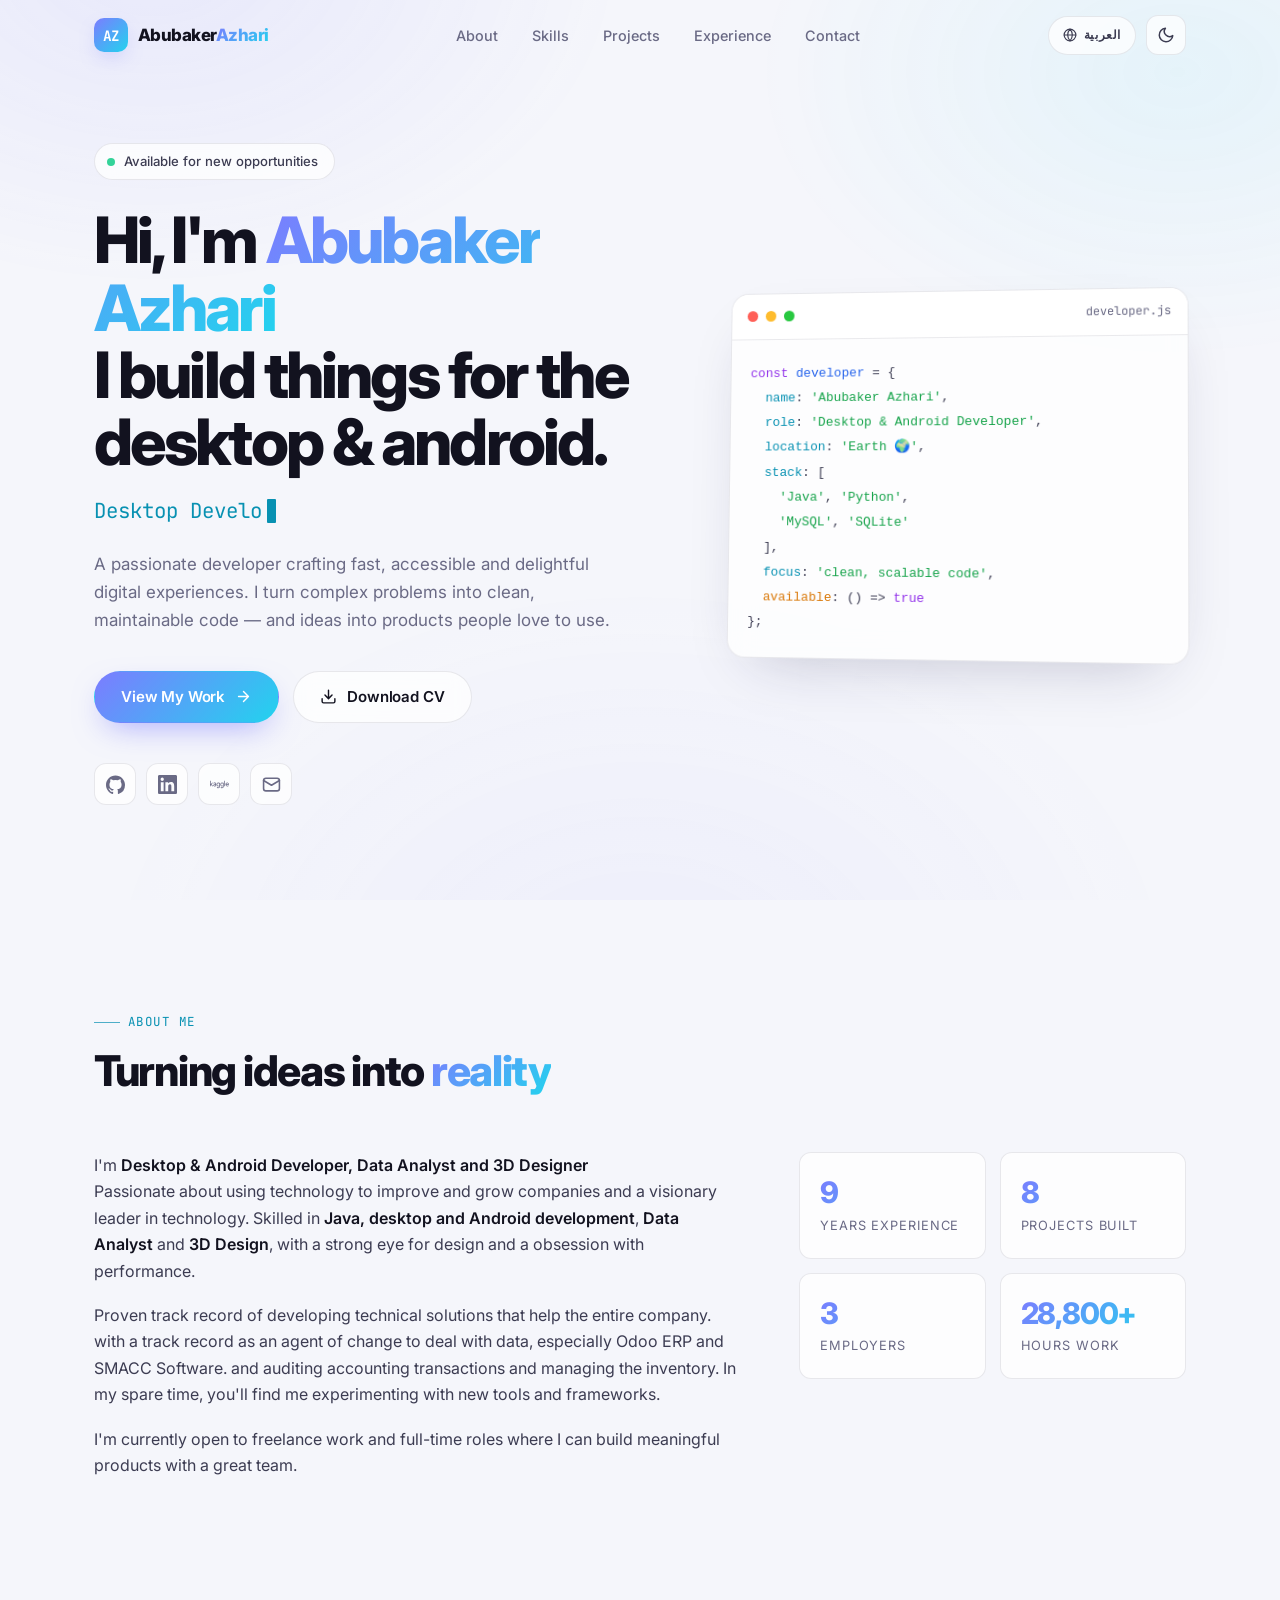
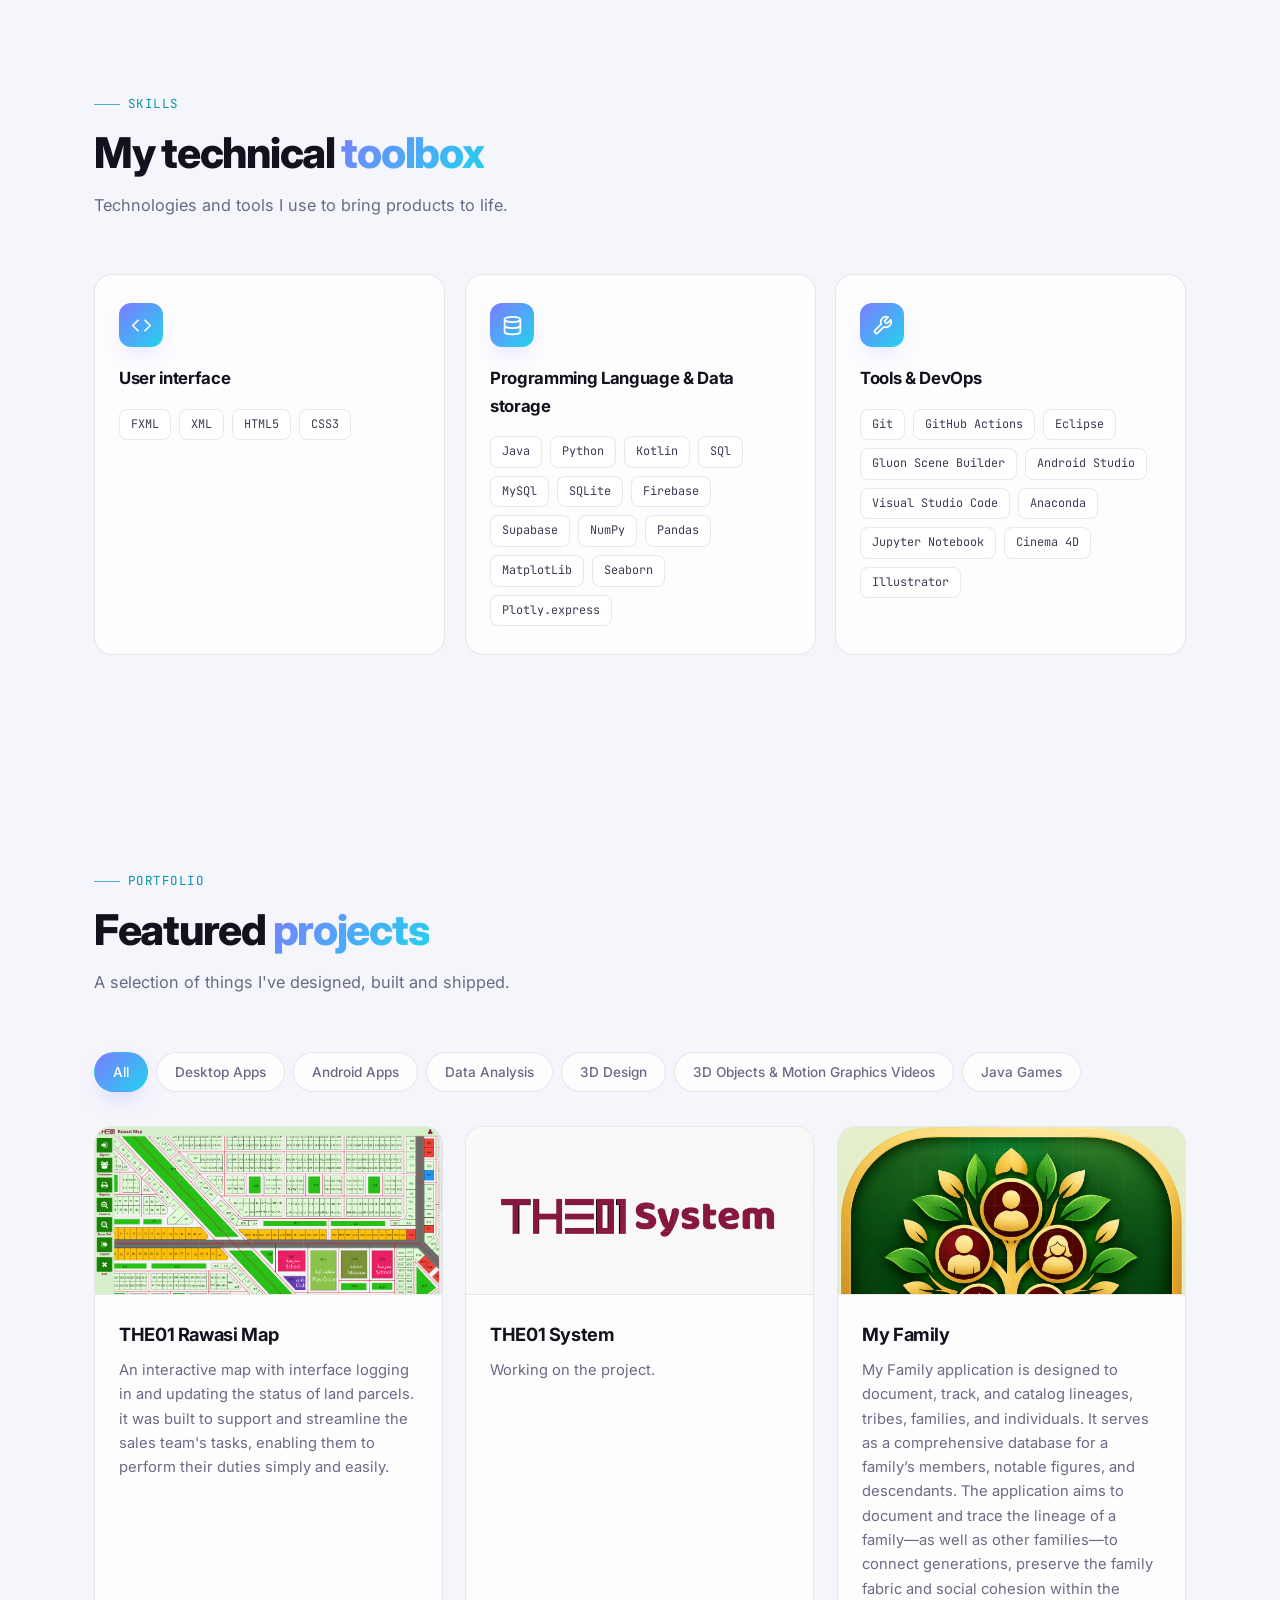
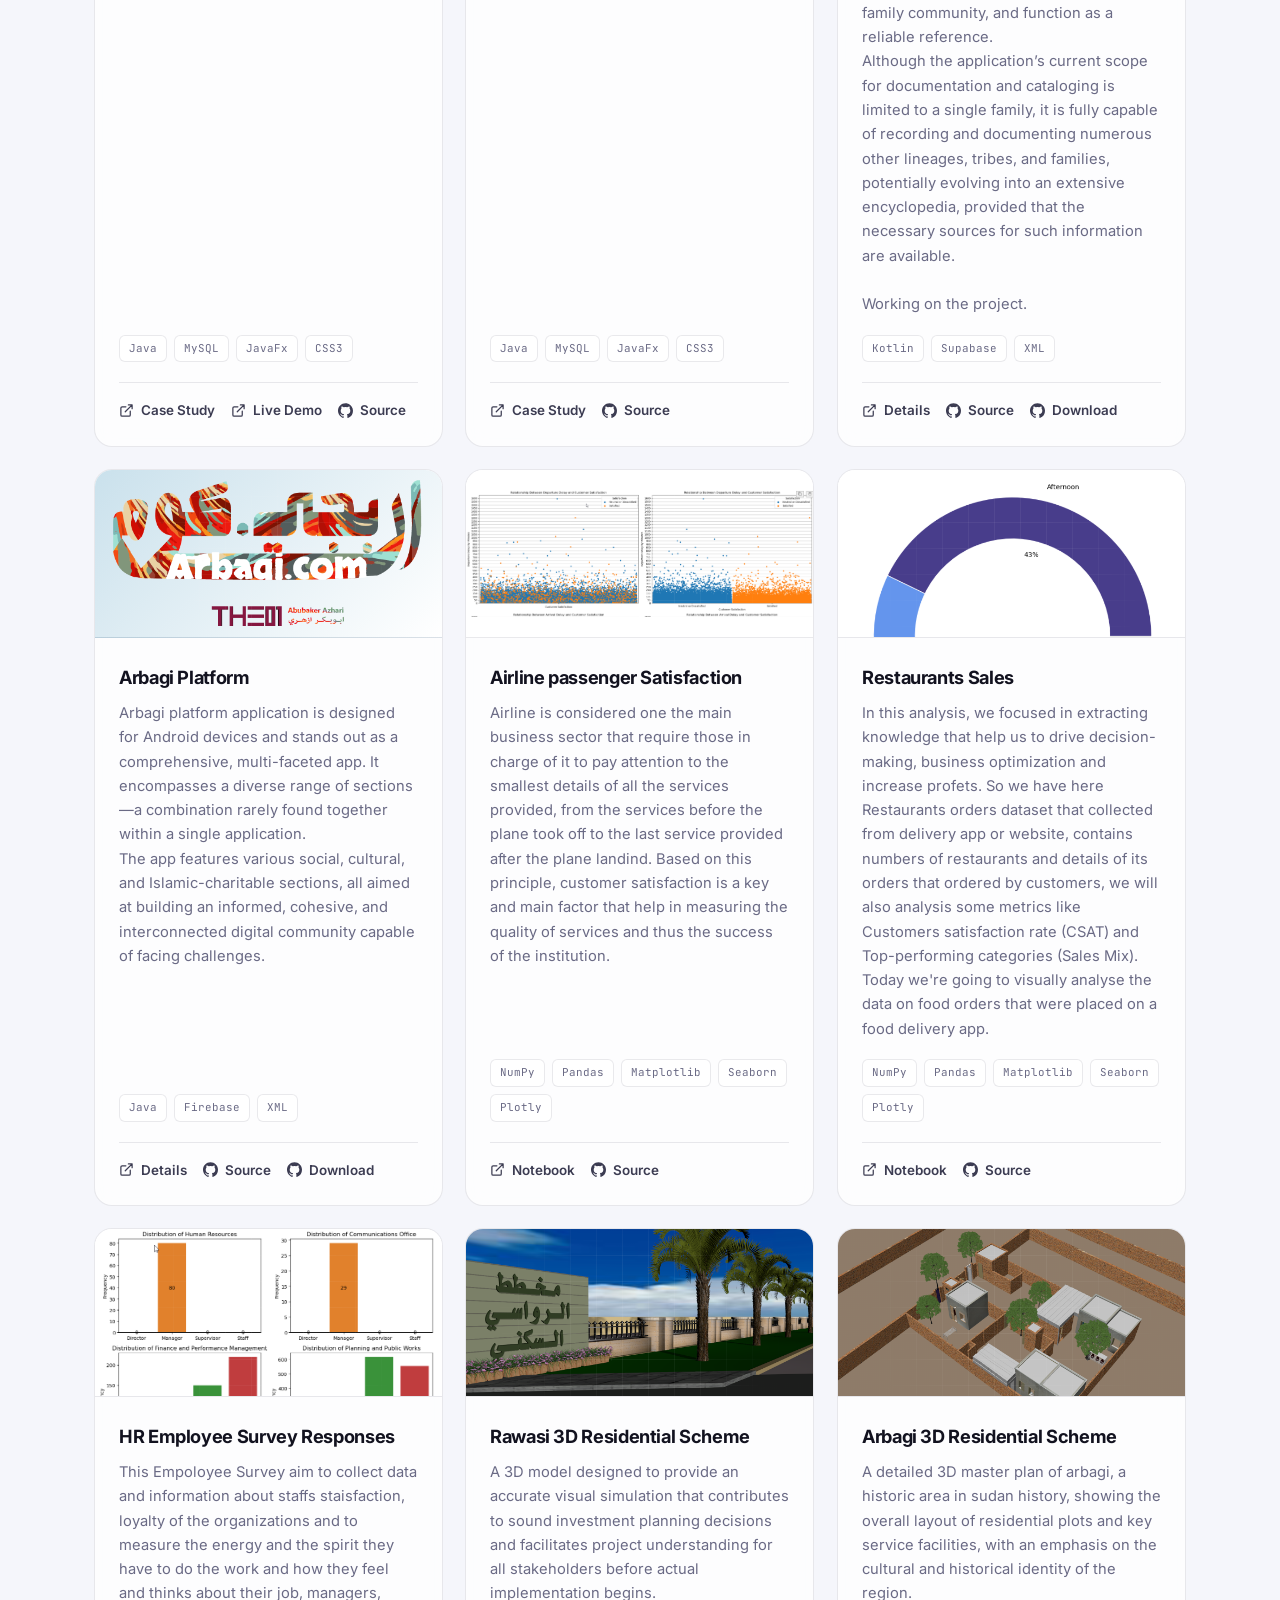
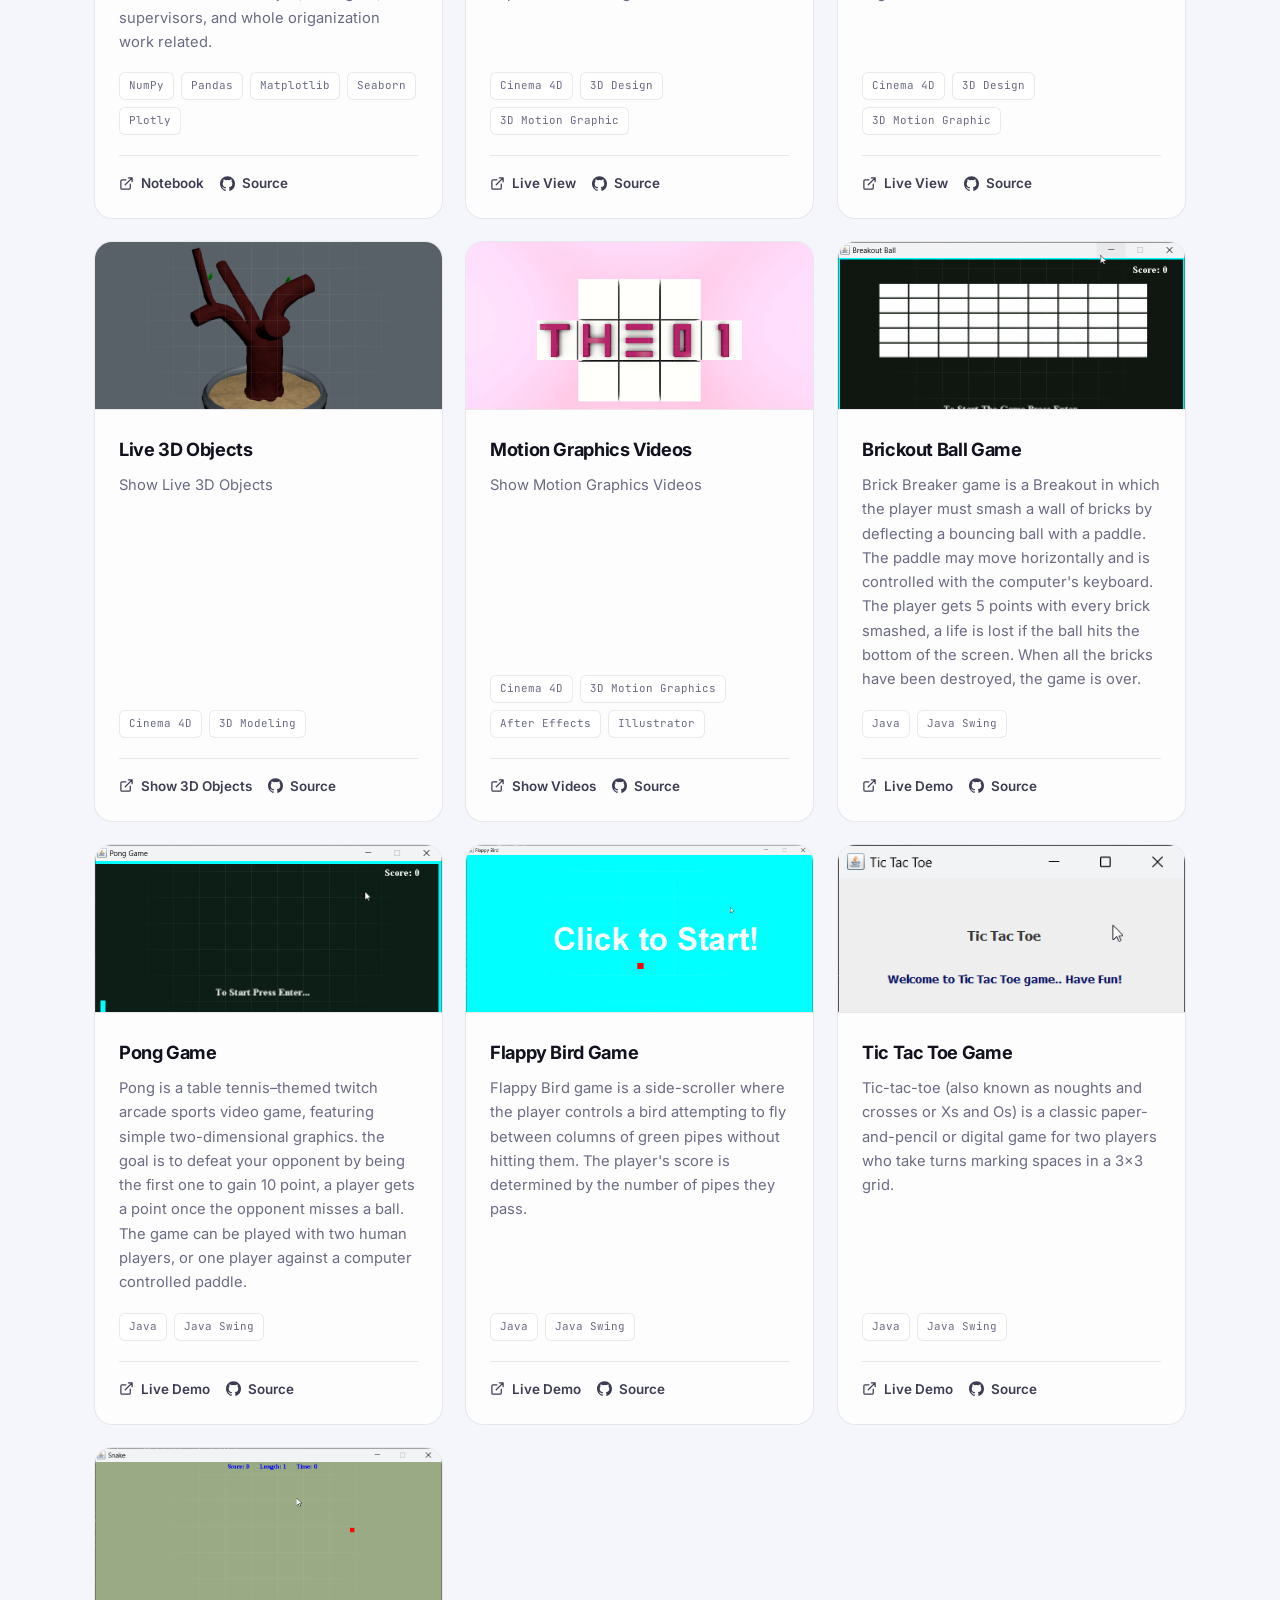
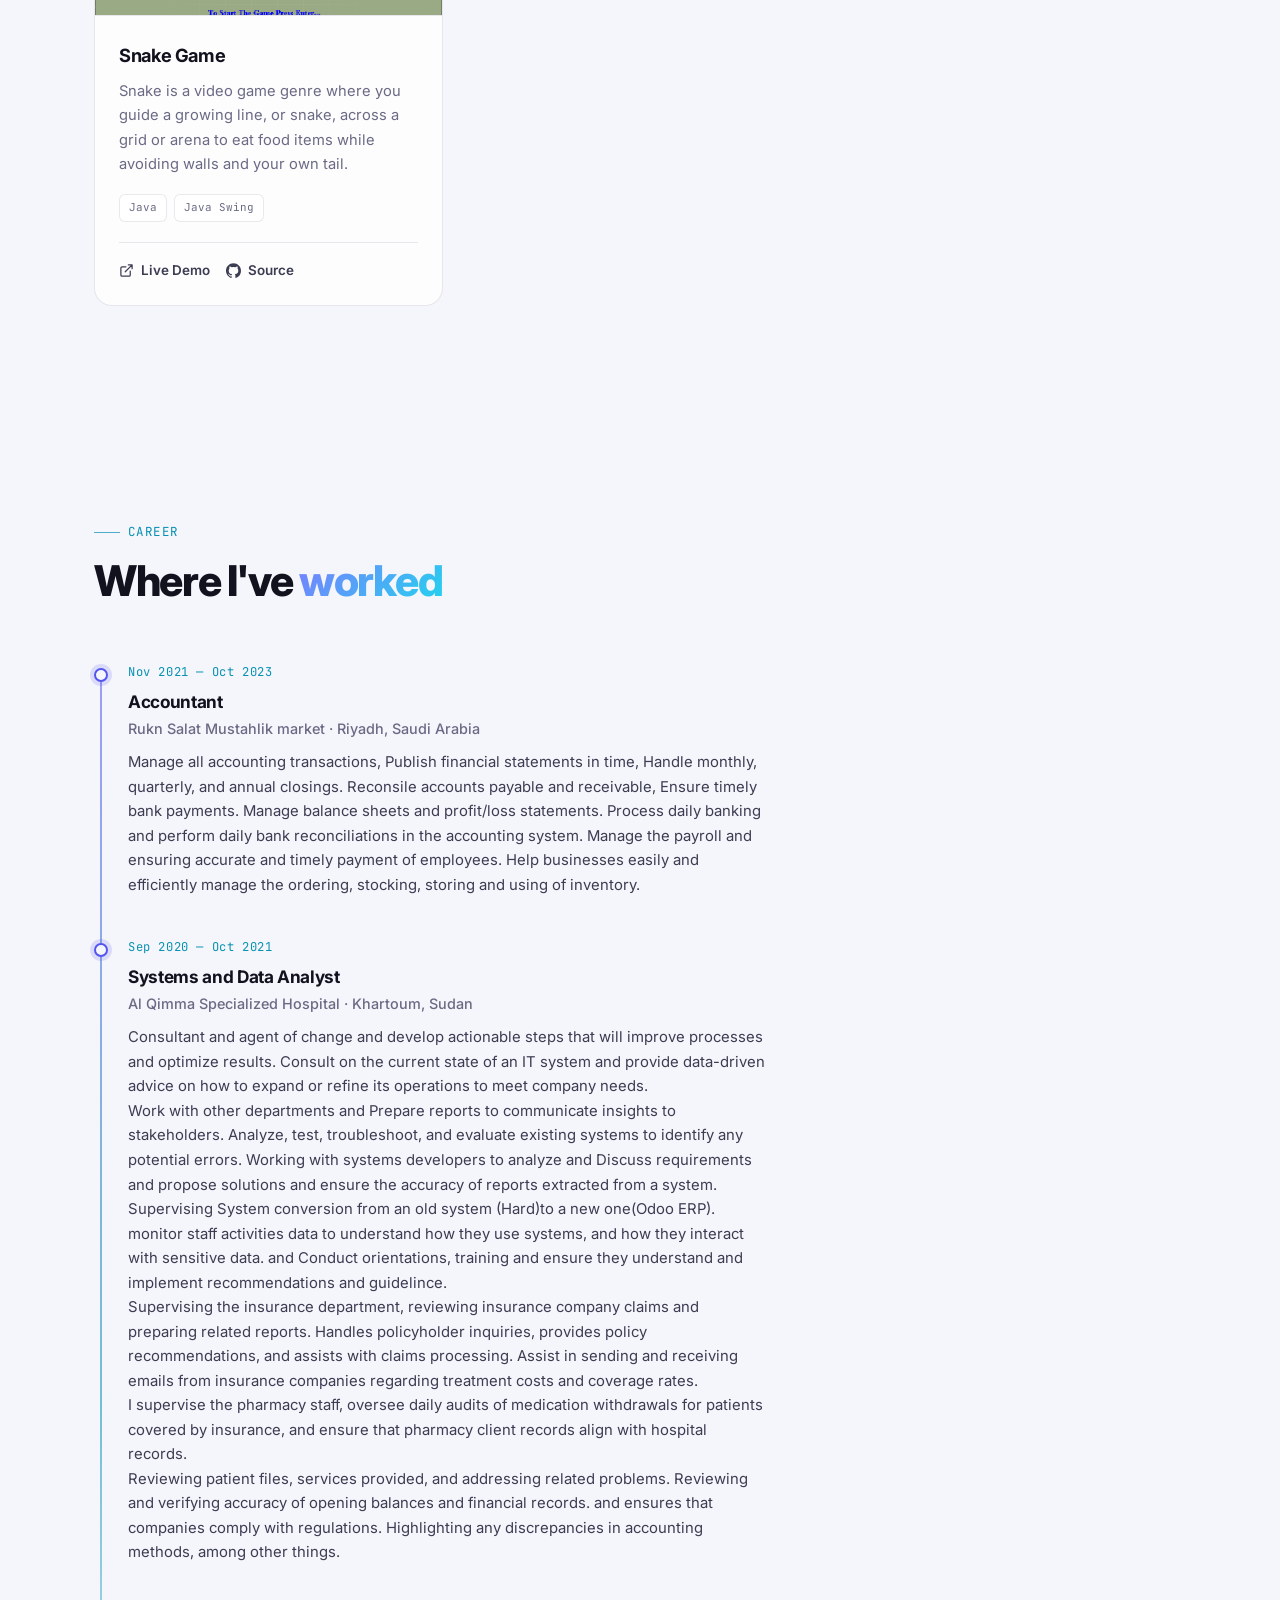
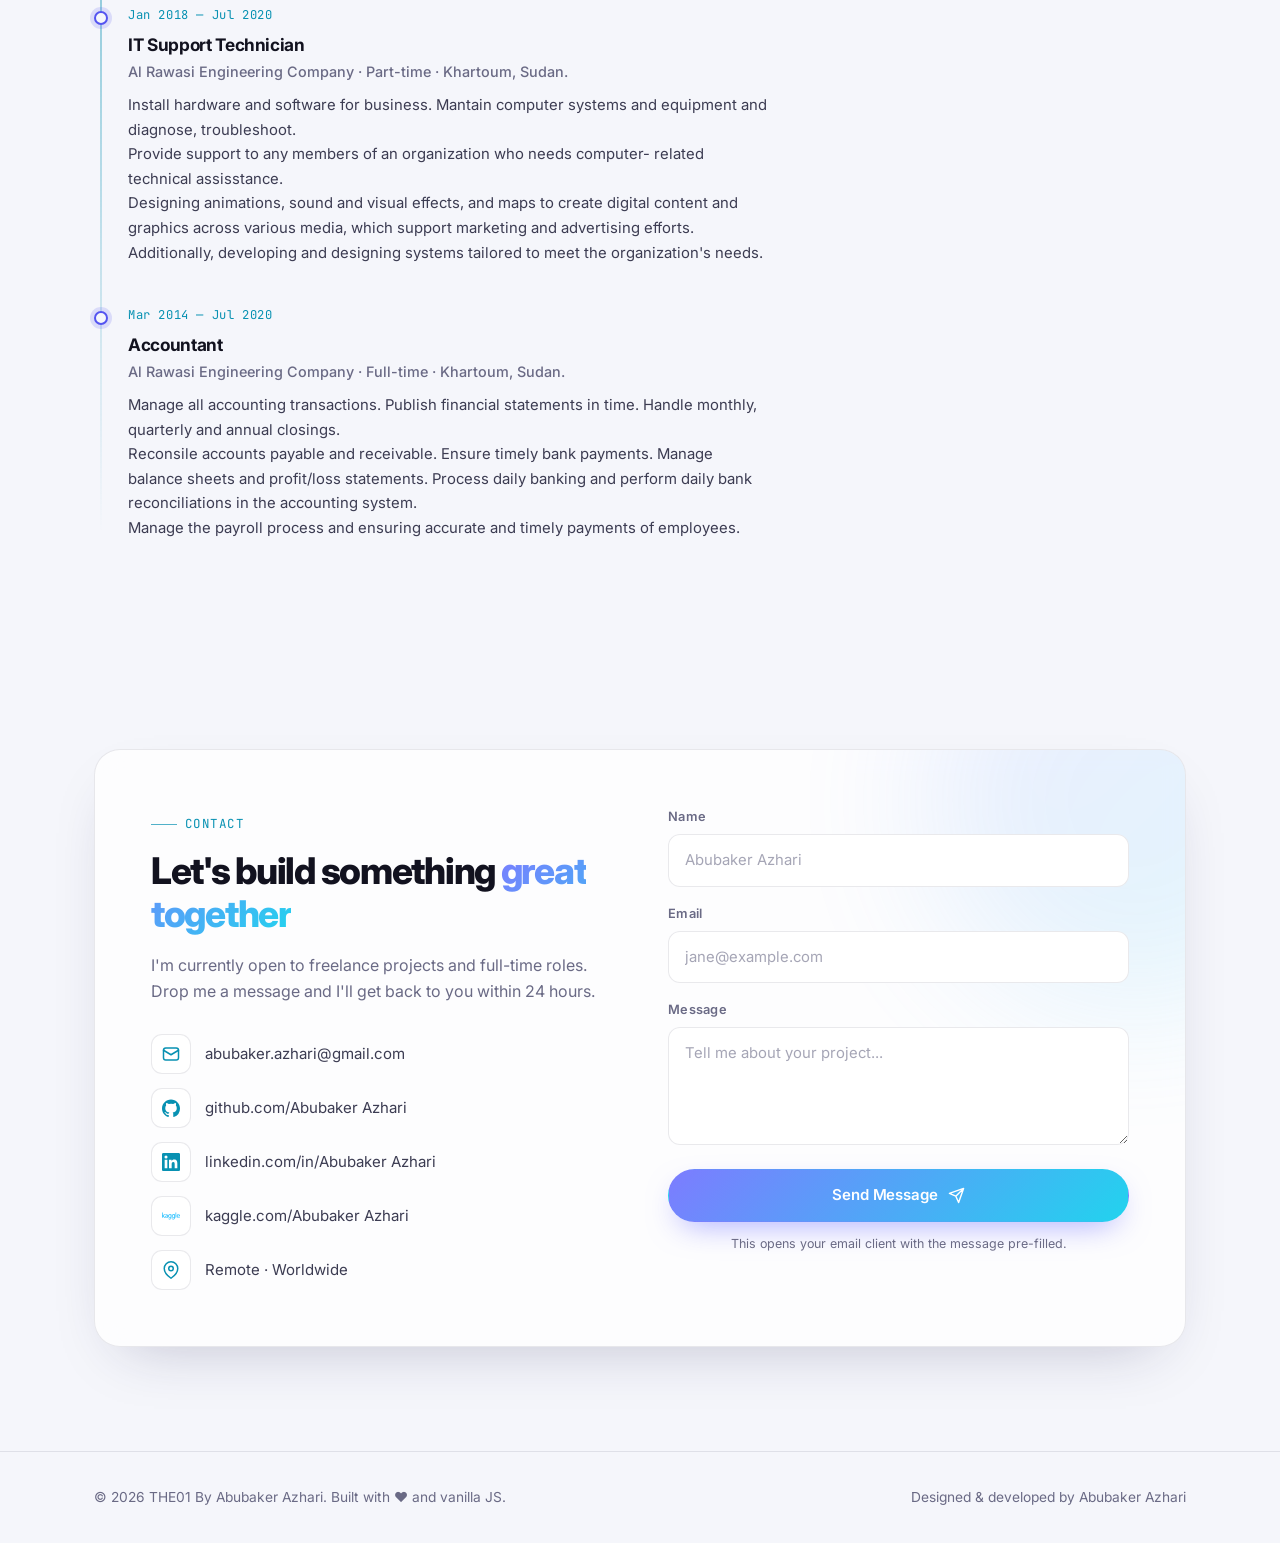
<file: en.html>
<!DOCTYPE html>
<html lang="en" data-theme="dark">
<head>
<meta charset="UTF-8" />
<meta name="viewport" content="width=device-width, initial-scale=1.0" />
<title>Abubaker Azhari — Desktop & Mobile Developer</title>
<meta name="description" content="Personal portfolio of Abubaker Azhari — Desktop Developer building fast, accessible web experiences." />

<!-- Social preview -->
<meta property="og:title" content="Abubaker Azhari — Desktop & Mobile Developer" />
<meta property="og:description" content="Portfolio, projects and contact." />
<meta property="og:type" content="website" />

<link rel="preconnect" href="https://fonts.googleapis.com" />
<link rel="preconnect" href="https://fonts.gstatic.com" crossorigin />
<link href="https://fonts.googleapis.com/css2?family=Inter:wght@400;500;600;700;800&family=JetBrains+Mono:wght@400;500&display=swap" rel="stylesheet" />

<!-- Set theme before paint to avoid flash -->
<script>
  (function () {
    try {
      var saved = localStorage.getItem('theme');
      var prefersLight = window.matchMedia('(prefers-color-scheme: light)').matches;
      document.documentElement.setAttribute('data-theme', saved || (prefersLight ? 'light' : 'dark'));
    } catch (e) {}
  })();
</script>

<style>
/* ============================================================
   1. DESIGN TOKENS
   ============================================================ */
:root {
  --bg:            #08080d;
  --bg-soft:       #0e0e18;
  --surface:       rgba(255, 255, 255, 0.035);
  --surface-2:     rgba(255, 255, 255, 0.07);
  --border:        rgba(255, 255, 255, 0.09);
  --border-strong: rgba(255, 255, 255, 0.16);

  --text:          #e9e9f2;
  --text-soft:     #b6b6c8;
  --muted:         #8b8ba3;

  --accent:        #7c7cff;
  --accent-2:      #22d3ee;
  --grad:          linear-gradient(135deg, #7c7cff 0%, #22d3ee 100%);
  --grad-soft:     linear-gradient(135deg, rgba(124,124,255,.16), rgba(34,211,238,.16));

  --shadow:        0 24px 60px -28px rgba(0, 0, 0, 0.9);
  --shadow-glow:   0 0 60px -12px rgba(124, 124, 255, 0.45);

  --radius:        18px;
  --radius-sm:     12px;
  --nav-h:         72px;
  --max:           1140px;

  --ease:          cubic-bezier(0.22, 1, 0.36, 1);
}

[data-theme="light"] {
  --bg:            #f5f6fb;
  --bg-soft:       #ffffff;
  --surface:       rgba(255, 255, 255, 0.75);
  --surface-2:     #ffffff;
  --border:        rgba(18, 18, 45, 0.09);
  --border-strong: rgba(18, 18, 45, 0.18);

  --text:          #12121f;
  --text-soft:     #3c3c52;
  --muted:         #6a6a85;

  --accent:        #5454f0;
  --accent-2:      #0891b2;

  --shadow:        0 24px 60px -30px rgba(30, 30, 80, 0.28);
  --shadow-glow:   0 0 60px -14px rgba(84, 84, 240, 0.35);
}

/* ============================================================
   2. BASE
   ============================================================ */
*, *::before, *::after { box-sizing: border-box; }
* { margin: 0; padding: 0; }

html {
  scroll-behavior: smooth;
  scroll-padding-top: calc(var(--nav-h) + 16px);
  -webkit-text-size-adjust: 100%;
}

body {
  font-family: 'Inter', system-ui, -apple-system, 'Segoe UI', sans-serif;
  background: var(--bg);
  color: var(--text);
  line-height: 1.65;
  font-size: 16px;
  overflow-x: hidden;
  transition: background 0.4s var(--ease), color 0.4s var(--ease);
  -webkit-font-smoothing: antialiased;
}

/* Ambient background glow */
body::before {
  content: '';
  position: fixed;
  inset: 0;
  pointer-events: none;
  z-index: 0;
  background:
    radial-gradient(680px 480px at 12% -5%,  rgba(124, 124, 255, 0.16), transparent 70%),
    radial-gradient(620px 420px at 92% 8%,   rgba(34, 211, 238, 0.11), transparent 70%),
    radial-gradient(800px 600px at 50% 110%, rgba(124, 124, 255, 0.09), transparent 70%);
}
[data-theme="light"] body::before { opacity: 0.65; }

img, svg { display: block; max-width: 100%; }
a { color: inherit; text-decoration: none; }
button, input, textarea { font: inherit; color: inherit; }
button { background: none; border: none; cursor: pointer; }
ul { list-style: none; }

::selection { background: var(--accent); color: #fff; }

/* Scrollbar */
::-webkit-scrollbar { width: 10px; }
::-webkit-scrollbar-track { background: var(--bg); }
::-webkit-scrollbar-thumb {
  background: var(--border-strong);
  border-radius: 10px;
  border: 2px solid var(--bg);
}
::-webkit-scrollbar-thumb:hover { background: var(--accent); }

/* ============================================================
   3. LAYOUT HELPERS
   ============================================================ */
.container {
  width: 100%;
  max-width: var(--max);
  margin-inline: auto;
  padding-inline: 24px;
  position: relative;
  z-index: 1;
}

section { padding: 104px 0; position: relative; }

.section-head { margin-bottom: 56px; max-width: 640px; }

.eyebrow {
  display: inline-flex;
  align-items: center;
  gap: 8px;
  font-family: 'JetBrains Mono', monospace;
  font-size: 0.78rem;
  letter-spacing: 0.12em;
  text-transform: uppercase;
  color: var(--accent-2);
  margin-bottom: 14px;
}
.eyebrow::before {
  content: '';
  width: 26px;
  height: 1px;
  background: var(--accent-2);
  opacity: 0.7;
}

.section-title {
  font-size: clamp(1.85rem, 4vw, 2.65rem);
  font-weight: 800;
  letter-spacing: -0.03em;
  line-height: 1.15;
}
.section-title .grad { background: var(--grad); -webkit-background-clip: text; background-clip: text; color: transparent; }

.section-sub { color: var(--muted); margin-top: 14px; font-size: 1.02rem; }

.grad-text {
  background: var(--grad);
  -webkit-background-clip: text;
  background-clip: text;
  color: transparent;
}

/* ============================================================
   4. BUTTONS
   ============================================================ */
.btn {
  display: inline-flex;
  align-items: center;
  justify-content: center;
  gap: 10px;
  padding: 13px 26px;
  border-radius: 100px;
  font-weight: 600;
  font-size: 0.94rem;
  letter-spacing: -0.01em;
  transition: transform 0.28s var(--ease), box-shadow 0.28s var(--ease),
              background 0.28s var(--ease), border-color 0.28s var(--ease), opacity 0.2s;
  white-space: nowrap;
  cursor: pointer;
  border: 1px solid transparent;
}
.btn:active { transform: translateY(0) scale(0.98); }

.btn-primary {
  background: var(--grad);
  color: #fff;
  box-shadow: 0 12px 32px -12px rgba(124, 124, 255, 0.75);
}
.btn-primary:hover {
  transform: translateY(-3px);
  box-shadow: 0 20px 44px -14px rgba(124, 124, 255, 0.85);
}

.btn-ghost {
  background: var(--surface);
  border-color: var(--border);
  color: var(--text);
  backdrop-filter: blur(10px);
}
.btn-ghost:hover {
  transform: translateY(-3px);
  border-color: var(--border-strong);
  background: var(--surface-2);
}

.btn svg { width: 17px; height: 17px; }

/* ============================================================
   5. SCROLL PROGRESS + NAV
   ============================================================ */
.progress-bar {
  position: fixed;
  top: 0; left: 0;
  height: 3px;
  width: 0%;
  background: var(--grad);
  z-index: 300;
  transition: width 0.1s linear;
  box-shadow: 0 0 12px rgba(124, 124, 255, 0.8);
}

.nav {
  position: fixed;
  top: 0; left: 0; right: 0;
  height: var(--nav-h);
  z-index: 200;
  display: flex;
  align-items: center;
  transition: background 0.35s var(--ease), border-color 0.35s var(--ease),
              backdrop-filter 0.35s var(--ease);
  border-bottom: 1px solid transparent;
}
.nav.scrolled {
  background: color-mix(in srgb, var(--bg) 78%, transparent);
  backdrop-filter: blur(16px) saturate(160%);
  -webkit-backdrop-filter: blur(16px) saturate(160%);
  border-bottom-color: var(--border);
}

.nav-inner {
  width: 100%;
  max-width: var(--max);
  margin-inline: auto;
  padding-inline: 24px;
  display: flex;
  align-items: center;
  justify-content: space-between;
  gap: 20px;
}

.logo {
  display: inline-flex;
  align-items: center;
  gap: 10px;
  font-weight: 800;
  font-size: 1.06rem;
  letter-spacing: -0.03em;
}
.logo-mark {
  width: 34px; height: 34px;
  border-radius: 10px;
  background: var(--grad);
  display: grid;
  place-items: center;
  color: #fff;
  font-family: 'JetBrains Mono', monospace;
  font-size: 0.9rem;
  font-weight: 700;
  box-shadow: 0 8px 22px -10px rgba(124, 124, 255, 0.9);
}

.nav-links {
  display: flex;
  align-items: center;
  gap: 4px;
}
.nav-links a {
  position: relative;
  padding: 9px 15px;
  border-radius: 100px;
  font-size: 0.9rem;
  font-weight: 500;
  color: var(--muted);
  transition: color 0.25s var(--ease), background 0.25s var(--ease);
}
.nav-links a:hover { color: var(--text); background: var(--surface); }
.nav-links a.active { color: var(--text); }
.nav-links a.active::after {
  content: '';
  position: absolute;
  bottom: 2px; left: 50%;
  transform: translateX(-50%);
  width: 16px; height: 2px;
  border-radius: 2px;
  background: var(--grad);
}

.nav-actions { display: flex; align-items: center; gap: 10px; }

.icon-btn {
  width: 40px; height: 40px;
  border-radius: 12px;
  display: grid;
  place-items: center;
  border: 1px solid var(--border);
  background: var(--surface);
  color: var(--text-soft);
  transition: all 0.25s var(--ease);
}
.icon-btn:hover {
  color: var(--text);
  border-color: var(--border-strong);
  transform: translateY(-2px);
}
.icon-btn svg { width: 18px; height: 18px; }

/* Theme icon swap */
[data-theme="dark"] .icon-sun  { display: block; }
[data-theme="dark"] .icon-moon { display: none; }
[data-theme="light"] .icon-sun  { display: none; }
[data-theme="light"] .icon-moon { display: block; }

.nav-toggle { display: none; }

/* ============================================================
   6. LANGUAGE SWITCH
   ============================================================ */

.lang-switch-btn { display: inline-flex; align-items: center; gap: 7px; padding: 8px 14px; border-radius: 100px; border: 1px solid var(--border); background: var(--surface); color: var(--text-soft); font-family: 'JetBrains Mono', monospace; font-size: .76rem; font-weight: 600; letter-spacing: .05em; transition: all .25s var(--ease); }
.lang-switch-btn:hover { color: var(--text); border-color: var(--border-strong); transform: translateY(-2px); }
.lang-switch-btn svg { width: 14px; height: 14px; }

/* ============================================================
   6. HERO
   ============================================================ */
.hero {
  min-height: 100svh;
  display: flex;
  align-items: center;
  padding-top: calc(var(--nav-h) + 48px);
  padding-bottom: 72px;
}

.hero-grid {
  display: grid;
  grid-template-columns: 1.1fr 0.9fr;
  gap: 64px;
  align-items: center;
}

.status-pill {
  display: inline-flex;
  align-items: center;
  gap: 9px;
  padding: 7px 16px 7px 12px;
  border-radius: 100px;
  border: 1px solid var(--border);
  background: var(--surface);
  backdrop-filter: blur(10px);
  font-size: 0.82rem;
  color: var(--text-soft);
  font-weight: 500;
  margin-bottom: 26px;
}
.status-dot {
  width: 8px; height: 8px;
  border-radius: 50%;
  background: #34d399;
  box-shadow: 0 0 0 0 rgba(52, 211, 153, 0.7);
  animation: pulse 2.2s infinite;
}
@keyframes pulse {
  0%   { box-shadow: 0 0 0 0 rgba(52, 211, 153, 0.6); }
  70%  { box-shadow: 0 0 0 9px rgba(52, 211, 153, 0); }
  100% { box-shadow: 0 0 0 0 rgba(52, 211, 153, 0); }
}

.hero h1 {
  font-size: clamp(2.4rem, 6.2vw, 4rem);
  font-weight: 800;
  letter-spacing: -0.045em;
  line-height: 1.05;
  margin-bottom: 16px;
}

.hero-role {
  font-family: 'JetBrains Mono', monospace;
  font-size: clamp(1rem, 2.4vw, 1.3rem);
  color: var(--accent-2);
  min-height: 1.9em;
  display: flex;
  align-items: center;
  gap: 2px;
  margin-bottom: 20px;
}
.caret {
  display: inline-block;
  width: 9px;
  height: 1.15em;
  background: var(--accent-2);
  margin-left: 3px;
  animation: blink 1s steps(1) infinite;
  border-radius: 1px;
}
@keyframes blink { 0%, 49% { opacity: 1; } 50%, 100% { opacity: 0; } }

.hero-desc {
  color: var(--muted);
  font-size: 1.06rem;
  max-width: 520px;
  margin-bottom: 36px;
}

.hero-cta { display: flex; flex-wrap: wrap; gap: 14px; margin-bottom: 40px; }

.socials { display: flex; gap: 10px; }
.socials a {
  width: 42px; height: 42px;
  border-radius: 12px;
  display: grid;
  place-items: center;
  border: 1px solid var(--border);
  background: var(--surface);
  color: var(--muted);
  transition: all 0.28s var(--ease);
}
.socials a:hover {
  color: var(--text);
  border-color: var(--accent);
  transform: translateY(-4px);
  box-shadow: 0 12px 26px -14px var(--accent);
}
.socials svg { width: 19px; height: 19px; }

/* Code window */
.code-card {
  border-radius: var(--radius);
  border: 1px solid var(--border);
  background: var(--surface);
  backdrop-filter: blur(14px);
  box-shadow: var(--shadow);
  overflow: hidden;
  transform: perspective(1400px) rotateY(-7deg) rotateX(3deg);
  transition: transform 0.6s var(--ease);
  animation: floaty 7s ease-in-out infinite;
}
.code-card:hover {
  transform: perspective(1400px) rotateY(0deg) rotateX(0deg) translateY(-6px);
}
@keyframes floaty {
  0%, 100% { translate: 0 0; }
  50%      { translate: 0 -12px; }
}

.code-head {
  display: flex;
  align-items: center;
  gap: 8px;
  padding: 13px 16px;
  border-bottom: 1px solid var(--border);
  background: var(--surface-2);
}
.dot { width: 11px; height: 11px; border-radius: 50%; }
.dot.r { background: #ff5f57; }
.dot.y { background: #febc2e; }
.dot.g { background: #28c840; }
.code-title {
  margin-left: auto;
  font-family: 'JetBrains Mono', monospace;
  font-size: 0.74rem;
  color: var(--muted);
}

.code-card pre {
  padding: 22px 20px;
  overflow-x: auto;
  font-family: 'JetBrains Mono', monospace;
  font-size: 0.82rem;
  line-height: 1.85;
  color: var(--text-soft);
}
.c-key  { color: #c084fc; }
.c-var  { color: #60a5fa; }
.c-prop { color: #22d3ee; }
.c-str  { color: #86efac; }
.c-fn   { color: #fbbf24; }
[data-theme="light"] .c-key  { color: #9333ea; }
[data-theme="light"] .c-var  { color: #2563eb; }
[data-theme="light"] .c-prop { color: #0891b2; }
[data-theme="light"] .c-str  { color: #16a34a; }
[data-theme="light"] .c-fn   { color: #d97706; }

/* ============================================================
   7. ABOUT
   ============================================================ */
.about-grid {
  display: grid;
  grid-template-columns: 1.25fr 0.75fr;
  gap: 60px;
  align-items: start;
}
.about-text p { color: var(--text-soft); margin-bottom: 18px; }
.about-text p:last-child { margin-bottom: 0; }
.about-text strong { color: var(--text); font-weight: 600; }

.stats {
  display: grid;
  grid-template-columns: repeat(2, 1fr);
  gap: 14px;
}
.stat {
  padding: 22px 20px;
  border-radius: var(--radius-sm);
  border: 1px solid var(--border);
  background: var(--surface);
  transition: all 0.3s var(--ease);
}
.stat:hover {
  border-color: var(--border-strong);
  transform: translateY(-4px);
  box-shadow: var(--shadow);
}
.stat-num {
  font-size: 1.85rem;
  font-weight: 800;
  letter-spacing: -0.04em;
  background: var(--grad);
  -webkit-background-clip: text;
  background-clip: text;
  color: transparent;
  line-height: 1.2;
}
.stat-label {
  font-size: 0.8rem;
  color: var(--muted);
  text-transform: uppercase;
  letter-spacing: 0.07em;
  margin-top: 4px;
}

/* ============================================================
   8. SKILLS
   ============================================================ */
.skills-grid {
  display: grid;
  grid-template-columns: repeat(auto-fit, minmax(260px, 1fr));
  gap: 20px;
}
.skill-card {
  padding: 28px 24px;
  border-radius: var(--radius);
  border: 1px solid var(--border);
  background: var(--surface);
  backdrop-filter: blur(10px);
  transition: all 0.35s var(--ease);
  position: relative;
  overflow: hidden;
}
.skill-card::before {
  content: '';
  position: absolute;
  inset: 0;
  background: var(--grad-soft);
  opacity: 0;
  transition: opacity 0.35s var(--ease);
}
.skill-card:hover {
  transform: translateY(-6px);
  border-color: var(--border-strong);
  box-shadow: var(--shadow);
}
.skill-card:hover::before { opacity: 1; }
.skill-card > * { position: relative; z-index: 1; }

.skill-icon {
  width: 44px; height: 44px;
  border-radius: 12px;
  display: grid;
  place-items: center;
  background: var(--grad);
  color: #fff;
  margin-bottom: 18px;
  box-shadow: 0 10px 26px -14px rgba(124, 124, 255, 0.9);
}
.skill-icon svg { width: 21px; height: 21px; }

.skill-card h3 {
  font-size: 1.05rem;
  font-weight: 700;
  letter-spacing: -0.02em;
  margin-bottom: 16px;
}

.chips { display: flex; flex-wrap: wrap; gap: 8px; }
.chip {
  font-family: 'JetBrains Mono', monospace;
  font-size: 0.74rem;
  padding: 5px 11px;
  border-radius: 8px;
  background: var(--surface-2);
  border: 1px solid var(--border);
  color: var(--text-soft);
  transition: all 0.25s var(--ease);
}
.chip:hover {
  color: var(--text);
  border-color: var(--accent);
  transform: translateY(-2px);
}

/* ============================================================
   9. PROJECTS
   ============================================================ */
.filters {
  display: flex;
  flex-wrap: wrap;
  gap: 8px;
  margin-bottom: 34px;
}
.filter-btn {
  padding: 8px 18px;
  border-radius: 100px;
  font-size: 0.85rem;
  font-weight: 500;
  color: var(--muted);
  border: 1px solid var(--border);
  background: var(--surface);
  transition: all 0.28s var(--ease);
}
.filter-btn:hover { color: var(--text); border-color: var(--border-strong); }
.filter-btn.active {
  background: var(--grad);
  color: #fff;
  border-color: transparent;
  box-shadow: 0 10px 26px -14px rgba(124, 124, 255, 0.9);
}

.projects-grid {
  display: grid;
  grid-template-columns: repeat(auto-fill, minmax(320px, 1fr));
  gap: 22px;
}

.project-card {
  border-radius: var(--radius);
  border: 1px solid var(--border);
  background: var(--surface);
  backdrop-filter: blur(10px);
  overflow: hidden;
  display: flex;
  flex-direction: column;
  transition: transform 0.4s var(--ease), border-color 0.4s var(--ease),
              box-shadow 0.4s var(--ease), opacity 0.35s var(--ease);
  animation: cardIn 0.5s var(--ease) backwards;
}
@keyframes cardIn {
  from { opacity: 0; transform: translateY(18px) scale(0.97); }
  to   { opacity: 1; transform: translateY(0) scale(1); }
}
.project-card.hide { display: none; }

.project-card:hover {
  transform: translateY(-8px);
  border-color: var(--border-strong);
  box-shadow: var(--shadow), var(--shadow-glow);
}

.project-thumb {
  height: 168px;
  position: relative;
  display: grid;
  place-items: center;
  overflow: hidden;
  border-bottom: 1px solid var(--border);
}
.project-thumb::after {
  content: '';
  position: absolute;
  inset: 0;
  background-image:
    linear-gradient(rgba(255,255,255,.055) 1px, transparent 1px),
    linear-gradient(90deg, rgba(255,255,255,.055) 1px, transparent 1px);
  background-size: 26px 26px;
  mask-image: radial-gradient(circle at 50% 50%, #000 25%, transparent 78%);
  -webkit-mask-image: radial-gradient(circle at 50% 50%, #000 25%, transparent 78%);
}
.project-thumb .emoji {
  font-size: 2.9rem;
  filter: drop-shadow(0 10px 22px rgba(0, 0, 0, 0.45));
  transition: transform 0.5s var(--ease);
}
.project-card:hover .emoji { transform: scale(1.14) rotate(-5deg); }

.project-body { padding: 24px; display: flex; flex-direction: column; flex: 1; }

.project-title {
  font-size: 1.14rem;
  font-weight: 700;
  letter-spacing: -0.02em;
  margin-bottom: 9px;
  display: flex;
  align-items: center;
  gap: 8px;
}
.project-desc {
  color: var(--muted);
  font-size: 0.92rem;
  margin-bottom: 18px;
  flex: 1;
}

.project-tags { display: flex; flex-wrap: wrap; gap: 7px; margin-bottom: 20px; }
.project-tags span {
  font-family: 'JetBrains Mono', monospace;
  font-size: 0.68rem;
  padding: 4px 9px;
  border-radius: 6px;
  background: var(--surface-2);
  border: 1px solid var(--border);
  color: var(--muted);
}

.project-links { display: flex; gap: 16px; padding-top: 16px; border-top: 1px solid var(--border); }
.project-links a {
  display: inline-flex;
  align-items: center;
  gap: 7px;
  font-size: 0.84rem;
  font-weight: 600;
  color: var(--text-soft);
  transition: color 0.25s var(--ease), gap 0.25s var(--ease);
}
.project-links a:hover { color: var(--accent-2); gap: 10px; }
.project-links svg { width: 15px; height: 15px; }

/* ============================================================
   10. TIMELINE
   ============================================================ */
.timeline { position: relative; padding-left: 34px; }
.timeline::before {
  content: '';
  position: absolute;
  left: 6px; top: 8px; bottom: 8px;
  width: 2px;
  background: linear-gradient(to bottom, var(--accent), var(--accent-2), transparent);
  border-radius: 2px;
  opacity: 0.55;
}

.tl-item { position: relative; padding-bottom: 40px; }
.tl-item:last-child { padding-bottom: 0; }

.tl-item::before {
  content: '';
  position: absolute;
  left: -34px; top: 6px;
  width: 14px; height: 14px;
  border-radius: 50%;
  background: var(--bg);
  border: 2px solid var(--accent);
  box-shadow: 0 0 0 4px color-mix(in srgb, var(--accent) 16%, transparent);
  transition: all 0.3s var(--ease);
}
.tl-item:hover::before {
  background: var(--accent);
  transform: scale(1.18);
}

.tl-date {
  font-family: 'JetBrains Mono', monospace;
  font-size: 0.76rem;
  color: var(--accent-2);
  letter-spacing: 0.05em;
  margin-bottom: 6px;
}
.tl-role { font-size: 1.08rem; font-weight: 700; letter-spacing: -0.02em; }
.tl-company { color: var(--muted); font-size: 0.9rem; margin-bottom: 10px; font-weight: 500; }
.tl-desc { color: var(--text-soft); font-size: 0.93rem; max-width: 640px; }

/* ============================================================
   11. CONTACT
   ============================================================ */
.contact-wrap {
  border-radius: 26px;
  border: 1px solid var(--border);
  background: var(--surface);
  backdrop-filter: blur(14px);
  padding: 56px;
  position: relative;
  overflow: hidden;
  box-shadow: var(--shadow);
}
.contact-wrap::before {
  content: '';
  position: absolute;
  top: -160px; right: -160px;
  width: 420px; height: 420px;
  border-radius: 50%;
  background: var(--grad);
  opacity: 0.13;
  filter: blur(70px);
}

.contact-grid {
  display: grid;
  grid-template-columns: 1fr 1fr;
  gap: 56px;
  position: relative;
  z-index: 1;
}

.contact-info h2 {
  font-size: clamp(1.7rem, 3.4vw, 2.3rem);
  font-weight: 800;
  letter-spacing: -0.035em;
  line-height: 1.18;
  margin-bottom: 16px;
}
.contact-info p { color: var(--muted); margin-bottom: 30px; }

.contact-list { display: flex; flex-direction: column; gap: 14px; }
.contact-list a {
  display: flex;
  align-items: center;
  gap: 14px;
  font-size: 0.94rem;
  color: var(--text-soft);
  transition: color 0.25s var(--ease), transform 0.25s var(--ease);
}
.contact-list a:hover { color: var(--text); transform: translateX(5px); }
.contact-list .ci {
  width: 40px; height: 40px;
  border-radius: 11px;
  display: grid;
  place-items: center;
  background: var(--surface-2);
  border: 1px solid var(--border);
  color: var(--accent-2);
  flex-shrink: 0;
}
.contact-list svg { width: 18px; height: 18px; }

/* Form */
.form-group { margin-bottom: 16px; }
.form-group label {
  display: block;
  font-size: 0.8rem;
  font-weight: 600;
  color: var(--muted);
  margin-bottom: 7px;
  letter-spacing: 0.02em;
}
.form-group input,
.form-group textarea {
  width: 100%;
  padding: 13px 16px;
  border-radius: var(--radius-sm);
  border: 1px solid var(--border);
  background: var(--bg-soft);
  color: var(--text);
  font-size: 0.93rem;
  transition: border-color 0.25s var(--ease), box-shadow 0.25s var(--ease);
  resize: vertical;
}
.form-group input::placeholder,
.form-group textarea::placeholder { color: var(--muted); opacity: 0.6; }
.form-group input:focus,
.form-group textarea:focus {
  outline: none;
  border-color: var(--accent);
  box-shadow: 0 0 0 4px color-mix(in srgb, var(--accent) 16%, transparent);
}
.form-group textarea { min-height: 118px; }

.form-note {
  font-size: 0.78rem;
  color: var(--muted);
  margin-top: 12px;
  text-align: center;
}

/* ============================================================
   12. FOOTER
   ============================================================ */
footer {
  border-top: 1px solid var(--border);
  padding: 34px 0;
  position: relative;
  z-index: 1;
}
.footer-inner {
  display: flex;
  align-items: center;
  justify-content: space-between;
  gap: 20px;
  flex-wrap: wrap;
  font-size: 0.86rem;
  color: var(--muted);
}
.footer-inner a:hover { color: var(--accent-2); }

/* Back to top */
.to-top {
  position: fixed;
  right: 24px;
  bottom: 24px;
  width: 46px; height: 46px;
  border-radius: 14px;
  display: grid;
  place-items: center;
  background: var(--grad);
  color: #fff;
  box-shadow: 0 14px 34px -14px rgba(124, 124, 255, 0.95);
  opacity: 0;
  visibility: hidden;
  transform: translateY(18px);
  transition: all 0.35s var(--ease);
  z-index: 150;
}
.to-top.show { opacity: 1; visibility: visible; transform: translateY(0); }
.to-top:hover { transform: translateY(-4px); }
.to-top svg { width: 19px; height: 19px; }

/* ============================================================
   13. REVEAL ANIMATIONS
   ============================================================ */
.reveal {
  opacity: 0;
  transform: translateY(26px);
  transition: opacity 0.75s var(--ease), transform 0.75s var(--ease);
  will-change: opacity, transform;
}
.reveal.visible { opacity: 1; transform: none; }

/* ============================================================
   14. RESPONSIVE
   ============================================================ */
@media (max-width: 980px) {
  .hero-grid { grid-template-columns: 1fr; gap: 52px; }
  .code-card { transform: none; max-width: 520px; }
  .code-card:hover { transform: translateY(-6px); }
  .about-grid { grid-template-columns: 1fr; gap: 40px; }
  .contact-grid { grid-template-columns: 1fr; gap: 42px; }
  .contact-wrap { padding: 38px 28px; }
}

@media (max-width: 860px) {
  section { padding: 78px 0; }
  .nav-toggle { display: grid; }

  .nav-links {
    position: fixed;
    top: var(--nav-h);
    left: 0; right: 0;
    flex-direction: column;
    align-items: stretch;
    gap: 4px;
    padding: 16px 24px 26px;
    background: color-mix(in srgb, var(--bg) 96%, transparent);
    backdrop-filter: blur(20px) saturate(160%);
    -webkit-backdrop-filter: blur(20px) saturate(160%);
    border-bottom: 1px solid var(--border);
    transform: translateY(-130%);
    opacity: 0;
    pointer-events: none;
    transition: transform 0.45s var(--ease), opacity 0.35s var(--ease);
  }
  .nav-links.open {
    transform: translateY(0);
    opacity: 1;
    pointer-events: auto;
  }
  .nav-links a { padding: 13px 16px; border-radius: 12px; font-size: 0.98rem; }
  .nav-links a.active::after { display: none; }
  .nav-links a.active { background: var(--surface); color: var(--text); }
}

@media (max-width: 560px) {
  .container { padding-inline: 18px; }
  .nav-inner { padding-inline: 18px; }
  .hero { min-height: auto; padding-top: calc(var(--nav-h) + 36px); }
  .hero-cta { flex-direction: column; align-items: stretch; }
  .hero-cta .btn { width: 100%; }
  .stats { grid-template-columns: 1fr; }
  .projects-grid { grid-template-columns: 1fr; }
  .contact-wrap { padding: 30px 20px; border-radius: 20px; }
  .to-top { right: 16px; bottom: 16px; }
  .footer-inner { justify-content: center; text-align: center; }
}

/* ============================================================
   15. REDUCED MOTION
   ============================================================ */
@media (prefers-reduced-motion: reduce) {
  *, *::before, *::after {
    animation-duration: 0.01ms !important;
    animation-iteration-count: 1 !important;
    transition-duration: 0.01ms !important;
    scroll-behavior: auto !important;
  }
  .reveal { opacity: 1; transform: none; }
}
</style>
</head>

<body>

<!-- Scroll progress -->
<div class="progress-bar" id="progressBar"></div>

<!-- ================= NAV ================= -->
<header class="nav" id="nav">
  <div class="nav-inner">
    <a href="#home" class="logo" aria-label="Home">
      <span class="logo-mark">AZ</span>
      <span>Abubaker<span class="grad-text">Azhari</span></span>
    </a>

    <nav class="nav-links" id="navLinks">
      <a href="#about">About</a>
      <a href="#skills">Skills</a>
      <a href="#projects">Projects</a>
      <a href="#experience">Experience</a>
      <a href="#contact">Contact</a>
    </nav>

    <div class="nav-actions">
      <a href="ar.html" class="lang-switch-btn" aria-label="Switch to Arabic">
        <svg viewBox="0 0 24 24" fill="none" stroke="currentColor" stroke-width="2" stroke-linecap="round" stroke-linejoin="round">
          <circle cx="12" cy="12" r="10"/>
          <path d="M2 12h20M12 2a15.3 15.3 0 014 10 15.3 15.3 0 01-4 10 15.3 15.3 0 01-4-10 15.3 15.3 0 014-10z"/>
        </svg>
        العربية
      </a>
      <button class="icon-btn" id="themeToggle" aria-label="Toggle color theme">
        <svg class="icon-sun" viewBox="0 0 24 24" fill="none" stroke="currentColor" stroke-width="2" stroke-linecap="round">
          <circle cx="12" cy="12" r="4"/>
          <path d="M12 2v2M12 20v2M4.93 4.93l1.41 1.41M17.66 17.66l1.41 1.41M2 12h2M20 12h2M6.34 17.66l-1.41 1.41M19.07 4.93l-1.41 1.41"/>
        </svg>
        <svg class="icon-moon" viewBox="0 0 24 24" fill="none" stroke="currentColor" stroke-width="2" stroke-linecap="round" stroke-linejoin="round">
          <path d="M21 12.79A9 9 0 1111.21 3 7 7 0 0021 12.79z"/>
        </svg>
      </button>

      <button class="icon-btn nav-toggle" id="navToggle" aria-label="Open menu" aria-expanded="false">
        <svg viewBox="0 0 24 24" fill="none" stroke="currentColor" stroke-width="2" stroke-linecap="round">
          <path d="M3 6h18M3 12h18M3 18h18"/>
        </svg>
      </button>
    </div>
  </div>
</header>

<main>

  <!-- ================= HERO ================= -->
  <section class="hero" id="home">
    <div class="container">
      <div class="hero-grid">

        <div class="hero-content">
          <div class="status-pill">
            <span class="status-dot"></span>
            Available for new opportunities
          </div>

          <h1>
            Hi, I'm <span class="grad-text">Abubaker Azhari</span><br />
            I build things for the desktop & android.
          </h1>

          <div class="hero-role">
            <span id="typed"></span><span class="caret"></span>
          </div>

          <p class="hero-desc">
            A passionate developer crafting fast, accessible and delightful
            digital experiences. I turn complex problems into clean,
            maintainable code — and ideas into products people love to use.
          </p>

          <div class="hero-cta">
            <a href="#projects" class="btn btn-primary">
              View My Work
              <svg viewBox="0 0 24 24" fill="none" stroke="currentColor" stroke-width="2" stroke-linecap="round" stroke-linejoin="round">
                <path d="M5 12h14M12 5l7 7-7 7"/>
              </svg>
            </a>
            <a href="https://drive.usercontent.google.com/download?id=1wC1Toomhrv0IdT_8oJb3E68PB8SHmaWK&export=download&authuser=0" class="btn btn-ghost" id="resumeBtn">
              <svg viewBox="0 0 24 24" fill="none" stroke="currentColor" stroke-width="2" stroke-linecap="round" stroke-linejoin="round">
                <path d="M21 15v4a2 2 0 01-2 2H5a2 2 0 01-2-2v-4M7 10l5 5 5-5M12 15V3"/>
              </svg>
              Download CV
            </a>
          </div>

          <div class="socials">
            <a href="https://github.com/AbubakerAzhari" target="_blank" rel="noopener" aria-label="GitHub">
              <svg viewBox="0 0 24 24" fill="currentColor"><path d="M12 .5C5.37.5 0 5.87 0 12.5c0 5.3 3.44 9.8 8.21 11.39.6.11.82-.26.82-.58v-2.03c-3.34.73-4.04-1.61-4.04-1.61-.55-1.39-1.34-1.76-1.34-1.76-1.09-.75.08-.73.08-.73 1.21.08 1.84 1.24 1.84 1.24 1.07 1.84 2.81 1.31 3.5 1 .11-.78.42-1.31.76-1.61-2.67-.3-5.47-1.34-5.47-5.95 0-1.31.47-2.38 1.24-3.22-.12-.3-.54-1.52.12-3.18 0 0 1.01-.32 3.3 1.23a11.5 11.5 0 016 0c2.29-1.55 3.3-1.23 3.3-1.23.66 1.66.24 2.88.12 3.18.77.84 1.24 1.91 1.24 3.22 0 4.62-2.81 5.64-5.49 5.94.43.37.81 1.1.81 2.22v3.29c0 .32.22.7.83.58A12 12 0 0024 12.5C24 5.87 18.63.5 12 .5z"/></svg>
            </a>
            <a href="https://www.linkedin.com/in/abubakerazhari" target="_blank" rel="noopener" aria-label="LinkedIn">
              <svg viewBox="0 0 24 24" fill="currentColor"><path d="M20.45 20.45h-3.56v-5.57c0-1.33-.02-3.04-1.85-3.04-1.85 0-2.14 1.45-2.14 2.94v5.67H9.35V9h3.41v1.56h.05c.48-.9 1.64-1.85 3.37-1.85 3.6 0 4.27 2.37 4.27 5.46v6.28zM5.34 7.43a2.06 2.06 0 110-4.12 2.06 2.06 0 010 4.12zM7.12 20.45H3.55V9h3.57v11.45zM22.22 0H1.77C.79 0 0 .77 0 1.72v20.56C0 23.23.79 24 1.77 24h20.45c.98 0 1.78-.77 1.78-1.72V1.72C24 .77 23.2 0 22.22 0z"/></svg>
            </a>
            <a href="https://www.kaggle.com/abubakerazhari" target="_blank" rel="noopener" aria-label="X / Twitter">
              <svg viewBox="0 0 24 24" fill="currentColor">
                    <path d="M.1025 7.3475c-.0681 0-.1022.0341-.1022.102v6.752c0 .0681.034.1022.1022.1022h.7049c.068 0 .1022-.034.1022-.1023v-1.481l.4187-.3985 1.5016 1.91c.041.0477.0884.0716.143.0716h.9091c.0476 0 .0748-.0135.0817-.0407.0135-.041.0066-.075-.0206-.1023l-1.9816-2.4618 1.9002-1.8384c.0204-.0205.0237-.051.01-.092-.0137-.0339-.0408-.051-.0816-.051h-.9398c-.0477 0-.0953.024-.143.0716L.9096 11.607V7.4496c0-.0679-.0342-.102-.1022-.102zm18.0417 0c-.068 0-.102.0341-.102.102v6.752c0 .0681.034.102.102.102h.705c.068 0 .102-.034.102-.102v-6.752c0-.068-.034-.102-.102-.102zM5.961 9.6254c-.5653 0-1.11.1806-1.6343.5415-.0545.0545-.0648.102-.0307.143l.3676.5208c.0272.0477.0717.0545.133.0204.3948-.2722.783-.4086 1.1644-.4086.2927 0 .5158.0886.669.2656.1532.1771.2197.3917.1992.6436-.6606.0681-1.1545.1495-1.4813.245-.8308.2383-1.2461.6913-1.2461 1.3586 0 .4222.1533.7695.4598 1.0419.3132.2654.6845.3982 1.1134.3982.4698 0 .8545-.1125 1.1542-.3372v.1432c0 .0682.0374.102.1123.102h.7048c.068 0 .102-.0338.102-.102V11.372c0-.6604-.2245-1.1406-.6739-1.4403-.3065-.2043-.6776-.3063-1.1134-.3063zm4.3225 0c-.6742 0-1.195.2622-1.5627.7865-.3133.4359-.4699.9671-.4699 1.5936 0 .6604.1634 1.2087.4903 1.6444.3744.4972.892.7455 1.5526.7455.5313 0 .9567-.1327 1.2768-.3982v.531c0 .858-.4122 1.287-1.236 1.287-.361 0-.732-.1907-1.1132-.572a.098.098 0 00-.0716-.0306c-.034 0-.0613.0102-.0817.0307l-.4802.48c-.0408.0613-.0375.1124.0103.1532.1361.1157.2554.2129.3576.2911.102.0783.1905.1413.2656.189.354.1975.7284.2961 1.1235.2961.6808 0 1.207-.1925 1.5781-.577.3711-.3848.5567-.9484.5567-1.6903V9.8196c0-.068-.034-.102-.102-.102h-.705c-.0682 0-.1021.034-.1021.102v.2043c-.3471-.2657-.7763-.3985-1.287-.3985zm4.8021 0c-.6742 0-1.195.2622-1.5627.7865-.3132.4359-.4699.9671-.4699 1.5936 0 .6604.1633 1.2087.4903 1.6444.3744.4972.892.7455 1.5526.7455.5311 0 .9566-.1327 1.2768-.3982v.531c0 .858-.4122 1.287-1.236 1.287-.361 0-.732-.1907-1.1133-.572a.098.098 0 00-.0716-.0306c-.034 0-.0612.0102-.0816.0307l-.48.48c-.0409.0613-.0376.1124.01.1532.1363.1157.2555.2129.3576.2911.1021.0783.1906.1413.2657.189.354.1975.7285.2961 1.1237.2961.6808 0 1.2068-.1925 1.5781-.577.371-.3848.5565-.9484.5565-1.6903V9.8196c0-.068-.034-.102-.102-.102h-.7049c-.0682 0-.1022.034-.1022.102v.2043c-.3474-.2657-.7763-.3985-1.287-.3985zm6.7457 0c-.6537 0-1.185.211-1.5936.6332-.4427.4632-.664 1.0283-.664 1.6956 0 .7083.225 1.2905.6743 1.7467.463.463 1.042.6945 1.7366.6945.6467 0 1.2154-.1838 1.7057-.5515.0545-.041.0545-.0884 0-.143l-.4802-.4903c-.041-.0409-.0919-.0409-.1533 0-.2998.2112-.6368.3167-1.0112.3167-.4222 0-.7729-.119-1.052-.3576-.2452-.2248-.3882-.5038-.429-.8375h3.3197c.0679 0 .1022-.0341.1022-.1023l.01-.2244c.0341-.6878-.1668-1.26-.6025-1.7162-.4224-.4426-.9432-.664-1.5627-.664zm-.0206.7865c.3268 0 .6062.1056.8377.3166.2452.211.371.4734.378.7865h-2.4618c.0613-.3269.2077-.5925.4392-.7968.2313-.2042.5004-.3063.8069-.3063zm-11.4249.102c.6196 0 1.0146.2181 1.1848.6538v1.6854c-.1702.4358-.5755.6538-1.2155.6538-.3133 0-.5687-.0986-.7661-.2963-.2656-.2518-.3983-.6538-.3983-1.2053 0-.9941.3984-1.4914 1.1951-1.4914zm4.802 0c.6196 0 1.0148.2181 1.1851.6538h-.0002v1.6854c-.1703.4358-.5755.6538-1.2155.6538-.3132 0-.5686-.0986-.7661-.2963-.2655-.2518-.3983-.6538-.3983-1.2053 0-.9941.3983-1.4914 1.195-1.4914zm-8.3586 1.6547v1.0215c-.286.286-.6675.412-1.1441.3779-.1703-.0135-.32-.0663-.4493-.1582-.1294-.0919-.2045-.2129-.2249-.3627-.0341-.2657.1158-.47.4495-.6129.2452-.1088.7013-.1974 1.3688-.2656z"/>
              </svg>
              </a>
            <a href="mailto:abubaker.azhari@gmail.com" aria-label="Email">
              <svg viewBox="0 0 24 24" fill="none" stroke="currentColor" stroke-width="2" stroke-linecap="round" stroke-linejoin="round">
                <rect x="2" y="4" width="20" height="16" rx="3"/><path d="M22 7l-10 6L2 7"/>
              </svg>
            </a>
          </div>
        </div>

        <!-- Code window -->
        <div class="code-card" aria-hidden="true">
          <div class="code-head">
            <span class="dot r"></span><span class="dot y"></span><span class="dot g"></span>
            <span class="code-title">developer.js</span>
          </div>
<pre><code><span class="c-key">const</span> <span class="c-var">developer</span> = {
  <span class="c-prop">name</span>: <span class="c-str">'Abubaker Azhari'</span>,
  <span class="c-prop">role</span>: <span class="c-str">'Desktop & Android Developer'</span>,
  <span class="c-prop">location</span>: <span class="c-str">'Earth 🌍'</span>,
  <span class="c-prop">stack</span>: [
    <span class="c-str">'Java'</span>, <span class="c-str">'Python'</span>,
    <span class="c-str">'MySQL'</span>, <span class="c-str">'SQLite'</span>
  ],
  <span class="c-prop">focus</span>: <span class="c-str">'clean, scalable code'</span>,
  <span class="c-fn">available</span>: () => <span class="c-key">true</span>
};</code></pre>
        </div>

      </div>
    </div>
  </section>

  <!-- ================= ABOUT ================= -->
  <section id="about">
    <div class="container">
      <div class="section-head reveal">
        <div class="eyebrow">About me</div>
        <h2 class="section-title">Turning ideas into <span class="grad">reality</span></h2>
      </div>

      <div class="about-grid">
        <div class="about-text reveal">
          <p>
            I'm <strong>Desktop & Android Developer, Data Analyst and 3D Designer</strong><br>
            Passionate about using technology to improve and grow companies and a visionary leader
            in technology.
            Skilled in <strong>Java, desktop and Android development</strong>, 
            <strong>Data Analyst</strong> and <strong>3D Design</strong>, with a strong eye for 
            design and a obsession with performance.<br>
          </p>
          <p>
            Proven track record of developing technical solutions that help the entire company. with 
            a track record as an agent of change to deal with data, especially Odoo ERP and SMACC 
            Software. and auditing accounting transactions and managing the inventory.
            In my spare time, you'll find me experimenting with new tools and frameworks.
          </p>
          <p>
            I'm currently open to freelance work and full-time roles where I can build
            meaningful products with a great team.
          </p>
        </div>

        <div class="stats reveal">
          <div class="stat">
            <div class="stat-num" data-count="9">0</div>
            <div class="stat-label">Years Experience</div>
          </div>
          <div class="stat">
            <div class="stat-num" data-count="8">0</div>
            <div class="stat-label">Projects Built</div>
          </div>
          <div class="stat">
            <div class="stat-num" data-count="3">0</div>
            <div class="stat-label">Employers</div>
          </div>
          <div class="stat">
            <div class="stat-num" data-count="28800">0</div>
            <div class="stat-label">Hours Work</div>
          </div>
        </div>
      </div>
    </div>
  </section>

  <!-- ================= SKILLS ================= -->
  <section id="skills">
    <div class="container">
      <div class="section-head reveal">
        <div class="eyebrow">Skills</div>
        <h2 class="section-title">My technical <span class="grad">toolbox</span></h2>
        <p class="section-sub">Technologies and tools I use to bring products to life.</p>
      </div>

      <div class="skills-grid">

        <article class="skill-card reveal">
          <div class="skill-icon">
            <svg viewBox="0 0 24 24" fill="none" stroke="currentColor" stroke-width="2" stroke-linecap="round" stroke-linejoin="round">
              <path d="M16 18l6-6-6-6M8 6l-6 6 6 6"/>
            </svg>
          </div>
          <h3>User interface</h3>
          <div class="chips">
            <span class="chip">FXML</span>
            <span class="chip">XML</span>
            <span class="chip">HTML5</span>
            <span class="chip">CSS3</span>
          </div>
        </article>

        <article class="skill-card reveal">
          <div class="skill-icon">
            <svg viewBox="0 0 24 24" fill="none" stroke="currentColor" stroke-width="2" stroke-linecap="round" stroke-linejoin="round">
              <ellipse cx="12" cy="5" rx="9" ry="3"/>
              <path d="M21 12c0 1.66-4 3-9 3s-9-1.34-9-3"/>
              <path d="M3 5v14c0 1.66 4 3 9 3s9-1.34 9-3V5"/>
            </svg>
          </div>
          <h3>Programming Language &amp; Data storage</h3>
          <div class="chips">
            <span class="chip">Java</span>
            <span class="chip">Python</span>
            <span class="chip">Kotlin</span>
            <span class="chip">SQl</span>
            <span class="chip">MySQl</span>
            <span class="chip">SQLite</span>
            <span class="chip">Firebase</span>
            <span class="chip">Supabase</span>
            <span class="chip">NumPy</span>
            <span class="chip">Pandas</span>
            <span class="chip">MatplotLib</span>
            <span class="chip">Seaborn</span>
            <span class="chip">Plotly.express</span>
          </div>
        </article>

        <article class="skill-card reveal">
          <div class="skill-icon">
            <svg viewBox="0 0 24 24" fill="none" stroke="currentColor" stroke-width="2" stroke-linecap="round" stroke-linejoin="round">
              <path d="M14.7 6.3a1 1 0 000 1.4l1.6 1.6a1 1 0 001.4 0l3.77-3.77a6 6 0 01-7.94 7.94l-6.91 6.91a2.12 2.12 0 01-3-3l6.91-6.91a6 6 0 017.94-7.94l-3.76 3.76z"/>
            </svg>
          </div>
          <h3>Tools &amp; DevOps</h3>
          <div class="chips">
            <span class="chip">Git</span>
            <span class="chip">GitHub Actions</span>
            <span class="chip">Eclipse</span>
            <span class="chip">Gluon Scene Builder</span>
            <span class="chip">Android Studio</span>
            <span class="chip">Visual Studio Code</span>
            <span class="chip">Anaconda</span>
            <span class="chip">Jupyter Notebook</span>
            <span class="chip">Cinema 4D</span>
            <span class="chip">Illustrator</span>
          </div>
        </article>

      </div>
    </div>
  </section>

  <!-- ================= PROJECTS ================= -->
  <section id="projects">
    <div class="container">
      <div class="section-head reveal">
        <div class="eyebrow">Portfolio</div>
        <h2 class="section-title">Featured <span class="grad">projects</span></h2>
        <p class="section-sub">A selection of things I've designed, built and shipped.</p>
      </div>

      <div class="filters reveal" id="filters">
        <button class="filter-btn active" data-filter="all">All</button>
        <button class="filter-btn" data-filter="desktop">Desktop Apps</button>
        <button class="filter-btn" data-filter="app">Android Apps</button>
        <button class="filter-btn" data-filter="analysis">Data Analysis</button>
        <button class="filter-btn" data-filter="3D">3D Design</button>
        <button class="filter-btn" data-filter="show">3D Objects & Motion Graphics Videos</Video> </Video></button>
        <button class="filter-btn" data-filter="game">Java Games</button>
      </div>

      <div class="projects-grid" id="projectsGrid">

        <!-- ================= THE01 Rawasi Map ================= -->
        <article class="project-card reveal" data-category="desktop">
          <div class="project-thumb" style="background: linear-gradient(135deg, #6366f1, #22d3ee);">
            <img src="assets/rawasi-map.png" alt="The Welcome screen">
          </div>
          <div class="project-body">
            <h3 class="project-title">THE01 Rawasi Map</h3>
            <p class="project-desc">
              An interactive map with interface logging in and updating the status of 
              land parcels. it was built to support and streamline the sales team's 
              tasks, enabling them to perform their duties simply and easily.
            </p>
            <div class="project-tags">
              <span>Java</span><span>MySQL</span><span>JavaFx</span><span>CSS3</span>
            </div>
            <div class="project-links">
              <a href="projects/THE01-Rawasi-Map/en-THE01-Rawasi-Map.html" target="_blank" rel="noopener">
                <svg viewBox="0 0 24 24" fill="none" stroke="currentColor" stroke-width="2" stroke-linecap="round" stroke-linejoin="round"><path d="M18 13v6a2 2 0 01-2 2H5a2 2 0 01-2-2V8a2 2 0 012-2h6"/><path d="M15 3h6v6M10 14L21 3"/></svg>
                Case Study
              </a>
              <a href="projects/THE01-Rawasi-Map/en-THE01-Rawasi-Map-Live-Demo.html" target="_blank" rel="noopener">
                <svg viewBox="0 0 24 24" fill="none" stroke="currentColor" stroke-width="2" stroke-linecap="round" stroke-linejoin="round"><path d="M18 13v6a2 2 0 01-2 2H5a2 2 0 01-2-2V8a2 2 0 012-2h6"/><path d="M15 3h6v6M10 14L21 3"/></svg>
                Live Demo
              </a>
              <a href="https://github.com/AbubakerAzhari/THE01-Rawasi-Map" target="_blank" rel="noopener">
                <svg viewBox="0 0 24 24" fill="currentColor"><path d="M12 .5C5.37.5 0 5.87 0 12.5c0 5.3 3.44 9.8 8.21 11.39.6.11.82-.26.82-.58v-2.03c-3.34.73-4.04-1.61-4.04-1.61-.55-1.39-1.34-1.76-1.34-1.76-1.09-.75.08-.73.08-.73 1.21.08 1.84 1.24 1.84 1.24 1.07 1.84 2.81 1.31 3.5 1 .11-.78.42-1.31.76-1.61-2.67-.3-5.47-1.34-5.47-5.95 0-1.31.47-2.38 1.24-3.22-.12-.3-.54-1.52.12-3.18 0 0 1.01-.32 3.3 1.23a11.5 11.5 0 016 0c2.29-1.55 3.3-1.23 3.3-1.23.66 1.66.24 2.88.12 3.18.77.84 1.24 1.91 1.24 3.22 0 4.62-2.81 5.64-5.49 5.94.43.37.81 1.1.81 2.22v3.29c0 .32.22.7.83.58A12 12 0 0024 12.5C24 5.87 18.63.5 12 .5z"/></svg>
                Source
              </a>
            </div>
          </div>
        </article>

        <!-- ================= THE01 System ================= -->
        <article class="project-card reveal" data-category="desktop">
          <div class="project-thumb" style="background: linear-gradient(135deg, #fbf9f9, #f8f8f7);">
            <img src="assets/logo_THE01_System.png" alt="The Welcome screen">
          </div>
          <div class="project-body">
            <h3 class="project-title">THE01 System</h3>
            <p class="project-desc">
              Working on the project.
            </p>
            <div class="project-tags">
              <span>Java</span><span>MySQL</span><span>JavaFx</span><span>CSS3</span>
            </div>
            <div class="project-links">
              <a href="#">
                <svg viewBox="0 0 24 24" fill="none" stroke="currentColor" stroke-width="2" stroke-linecap="round" stroke-linejoin="round"><path d="M18 13v6a2 2 0 01-2 2H5a2 2 0 01-2-2V8a2 2 0 012-2h6"/><path d="M15 3h6v6M10 14L21 3"/></svg>
                Case Study
              </a>
              <a href="#">
                <svg viewBox="0 0 24 24" fill="currentColor"><path d="M12 .5C5.37.5 0 5.87 0 12.5c0 5.3 3.44 9.8 8.21 11.39.6.11.82-.26.82-.58v-2.03c-3.34.73-4.04-1.61-4.04-1.61-.55-1.39-1.34-1.76-1.34-1.76-1.09-.75.08-.73.08-.73 1.21.08 1.84 1.24 1.84 1.24 1.07 1.84 2.81 1.31 3.5 1 .11-.78.42-1.31.76-1.61-2.67-.3-5.47-1.34-5.47-5.95 0-1.31.47-2.38 1.24-3.22-.12-.3-.54-1.52.12-3.18 0 0 1.01-.32 3.3 1.23a11.5 11.5 0 016 0c2.29-1.55 3.3-1.23 3.3-1.23.66 1.66.24 2.88.12 3.18.77.84 1.24 1.91 1.24 3.22 0 4.62-2.81 5.64-5.49 5.94.43.37.81 1.1.81 2.22v3.29c0 .32.22.7.83.58A12 12 0 0024 12.5C24 5.87 18.63.5 12 .5z"/></svg>
                Source
              </a>
            </div>
          </div>
        </article>

        <!-- ================= My Family ================= -->
        <article class="project-card reveal" data-category="app">
          <div class="project-thumb" style="background: linear-gradient(135deg, #8b5cf6, #ec4899);">
            <img src="assets/logo_MyFamily.png" alt="The Welcome screen">
          </div>
          <div class="project-body">
            <h3 class="project-title">My Family</h3>
            <p class="project-desc">
              My Family application is designed to document, track, and catalog lineages, tribes, families, 
              and individuals. It serves as a comprehensive database for a family’s members, notable figures, 
              and descendants. The application aims to document and trace the lineage of a family—as well as 
              other families—to connect generations, preserve the family fabric and social cohesion within the 
              family community, and function as a reliable reference.<br>
              Although the application’s current scope for documentation and cataloging is limited to a single 
              family, it is fully capable of recording and documenting numerous other lineages, tribes, and 
              families, potentially evolving into an extensive encyclopedia, provided that the necessary sources 
              for such information are available.<br><br>
              Working on the project.
            </p>
            <div class="project-tags">
              <span>Kotlin</span><span>Supabase</span><span>XML</span>
            </div>
            <div class="project-links">
              <a href="#">
                <svg viewBox="0 0 24 24" fill="none" stroke="currentColor" stroke-width="2" stroke-linecap="round" stroke-linejoin="round"><path d="M18 13v6a2 2 0 01-2 2H5a2 2 0 01-2-2V8a2 2 0 012-2h6"/><path d="M15 3h6v6M10 14L21 3"/></svg>
               Details
              </a>
              <a href="#">
                <svg viewBox="0 0 24 24" fill="currentColor"><path d="M12 .5C5.37.5 0 5.87 0 12.5c0 5.3 3.44 9.8 8.21 11.39.6.11.82-.26.82-.58v-2.03c-3.34.73-4.04-1.61-4.04-1.61-.55-1.39-1.34-1.76-1.34-1.76-1.09-.75.08-.73.08-.73 1.21.08 1.84 1.24 1.84 1.24 1.07 1.84 2.81 1.31 3.5 1 .11-.78.42-1.31.76-1.61-2.67-.3-5.47-1.34-5.47-5.95 0-1.31.47-2.38 1.24-3.22-.12-.3-.54-1.52.12-3.18 0 0 1.01-.32 3.3 1.23a11.5 11.5 0 016 0c2.29-1.55 3.3-1.23 3.3-1.23.66 1.66.24 2.88.12 3.18.77.84 1.24 1.91 1.24 3.22 0 4.62-2.81 5.64-5.49 5.94.43.37.81 1.1.81 2.22v3.29c0 .32.22.7.83.58A12 12 0 0024 12.5C24 5.87 18.63.5 12 .5z"/></svg>
                Source
              </a>
              <a href="#">
                <svg viewBox="0 0 24 24" fill="currentColor"><path d="M12 .5C5.37.5 0 5.87 0 12.5c0 5.3 3.44 9.8 8.21 11.39.6.11.82-.26.82-.58v-2.03c-3.34.73-4.04-1.61-4.04-1.61-.55-1.39-1.34-1.76-1.34-1.76-1.09-.75.08-.73.08-.73 1.21.08 1.84 1.24 1.84 1.24 1.07 1.84 2.81 1.31 3.5 1 .11-.78.42-1.31.76-1.61-2.67-.3-5.47-1.34-5.47-5.95 0-1.31.47-2.38 1.24-3.22-.12-.3-.54-1.52.12-3.18 0 0 1.01-.32 3.3 1.23a11.5 11.5 0 016 0c2.29-1.55 3.3-1.23 3.3-1.23.66 1.66.24 2.88.12 3.18.77.84 1.24 1.91 1.24 3.22 0 4.62-2.81 5.64-5.49 5.94.43.37.81 1.1.81 2.22v3.29c0 .32.22.7.83.58A12 12 0 0024 12.5C24 5.87 18.63.5 12 .5z"/></svg>
                Download
              </a>
            </div>
          </div>
        </article>

        <!-- ================= Arbagi Platform ================= -->
         <article class="project-card reveal" data-category="app">
          <div class="project-thumb" style="background: linear-gradient(135deg, #cae1ec, #ffffff);">
            <img src="assets/logo_arbagi_the01_az.png" alt="The Welcome screen">
          </div>
          <div class="project-body">
            <h3 class="project-title">Arbagi Platform</h3>
            <p class="project-desc">
              Arbagi platform application is designed for Android devices and stands out as a comprehensive, 
              multi-faceted app. It encompasses a diverse range of sections—a combination rarely found together 
              within a single application.<br>
              The app features various social, cultural, and Islamic-charitable sections, all aimed at building 
              an informed, cohesive, and interconnected digital community capable of facing challenges.
            </p>
            <div class="project-tags">
              <span>Java</span><span>Firebase</span><span>XML</span>
            </div>
            <div class="project-links">
              <a href="projects/Arbagi-Platfrom/en-Arbagi-Platform.html" target="_blank" rel="noopener">
                <svg viewBox="0 0 24 24" fill="none" stroke="currentColor" stroke-width="2" stroke-linecap="round" stroke-linejoin="round"><path d="M18 13v6a2 2 0 01-2 2H5a2 2 0 01-2-2V8a2 2 0 012-2h6"/><path d="M15 3h6v6M10 14L21 3"/></svg>
                Details
              </a>
              <a href="#" target="_blank" rel="noopener">
                <svg viewBox="0 0 24 24" fill="currentColor"><path d="M12 .5C5.37.5 0 5.87 0 12.5c0 5.3 3.44 9.8 8.21 11.39.6.11.82-.26.82-.58v-2.03c-3.34.73-4.04-1.61-4.04-1.61-.55-1.39-1.34-1.76-1.34-1.76-1.09-.75.08-.73.08-.73 1.21.08 1.84 1.24 1.84 1.24 1.07 1.84 2.81 1.31 3.5 1 .11-.78.42-1.31.76-1.61-2.67-.3-5.47-1.34-5.47-5.95 0-1.31.47-2.38 1.24-3.22-.12-.3-.54-1.52.12-3.18 0 0 1.01-.32 3.3 1.23a11.5 11.5 0 016 0c2.29-1.55 3.3-1.23 3.3-1.23.66 1.66.24 2.88.12 3.18.77.84 1.24 1.91 1.24 3.22 0 4.62-2.81 5.64-5.49 5.94.43.37.81 1.1.81 2.22v3.29c0 .32.22.7.83.58A12 12 0 0024 12.5C24 5.87 18.63.5 12 .5z"/></svg>
                Source
              </a>
              <a href="downloads/downloads.html" target="_blank" rel="noopener">
                <svg viewBox="0 0 24 24" fill="currentColor"><path d="M12 .5C5.37.5 0 5.87 0 12.5c0 5.3 3.44 9.8 8.21 11.39.6.11.82-.26.82-.58v-2.03c-3.34.73-4.04-1.61-4.04-1.61-.55-1.39-1.34-1.76-1.34-1.76-1.09-.75.08-.73.08-.73 1.21.08 1.84 1.24 1.84 1.24 1.07 1.84 2.81 1.31 3.5 1 .11-.78.42-1.31.76-1.61-2.67-.3-5.47-1.34-5.47-5.95 0-1.31.47-2.38 1.24-3.22-.12-.3-.54-1.52.12-3.18 0 0 1.01-.32 3.3 1.23a11.5 11.5 0 016 0c2.29-1.55 3.3-1.23 3.3-1.23.66 1.66.24 2.88.12 3.18.77.84 1.24 1.91 1.24 3.22 0 4.62-2.81 5.64-5.49 5.94.43.37.81 1.1.81 2.22v3.29c0 .32.22.7.83.58A12 12 0 0024 12.5C24 5.87 18.63.5 12 .5z"/></svg>
                Download
              </a>
            </div>
          </div>
        </article>

        <!-- ================= Airline passenger Satisfaction ================= -->
        <article class="project-card reveal" data-category="analysis">
          <div class="project-thumb" style="background: linear-gradient(135deg, #ffffff, #ffffff);">
            <img src="assets/airline-passenger-satisfaction.png" alt="The Welcome screen">
          </div>
          <div class="project-body">
            <h3 class="project-title">Airline passenger Satisfaction</h3>
            <p class="project-desc">
              Airline is considered one the main business sector that require those in charge of it to pay 
              attention to the smallest details of all the services provided, from the services before the 
              plane took off to the last service provided after the plane landind. Based on this principle, 
              customer satisfaction is a key and main factor that help in measuring the quality of services 
              and thus the success of the institution. 
            </p>
            <div class="project-tags">
              <span>NumPy</span><span>Pandas</span><span>Matplotlib</span><span>Seaborn</span><span>Plotly</span>
            </div>
            <div class="project-links">
              <a href="https://www.kaggle.com/code/abubakerazhari/airline-passenger-satisfaction" target="_blank" rel="noopener">
                <svg viewBox="0 0 24 24" fill="none" stroke="currentColor" stroke-width="2" stroke-linecap="round" stroke-linejoin="round"><path d="M18 13v6a2 2 0 01-2 2H5a2 2 0 01-2-2V8a2 2 0 012-2h6"/><path d="M15 3h6v6M10 14L21 3"/></svg>
                Notebook
              </a>
              <a href="https://www.kaggle.com/code/abubakerazhari/airline-passenger-satisfaction" target="_blank" rel="noopener">
                <svg viewBox="0 0 24 24" fill="currentColor"><path d="M12 .5C5.37.5 0 5.87 0 12.5c0 5.3 3.44 9.8 8.21 11.39.6.11.82-.26.82-.58v-2.03c-3.34.73-4.04-1.61-4.04-1.61-.55-1.39-1.34-1.76-1.34-1.76-1.09-.75.08-.73.08-.73 1.21.08 1.84 1.24 1.84 1.24 1.07 1.84 2.81 1.31 3.5 1 .11-.78.42-1.31.76-1.61-2.67-.3-5.47-1.34-5.47-5.95 0-1.31.47-2.38 1.24-3.22-.12-.3-.54-1.52.12-3.18 0 0 1.01-.32 3.3 1.23a11.5 11.5 0 016 0c2.29-1.55 3.3-1.23 3.3-1.23.66 1.66.24 2.88.12 3.18.77.84 1.24 1.91 1.24 3.22 0 4.62-2.81 5.64-5.49 5.94.43.37.81 1.1.81 2.22v3.29c0 .32.22.7.83.58A12 12 0 0024 12.5C24 5.87 18.63.5 12 .5z"/></svg>
                Source
              </a>
            </div>
          </div>
        </article>

        <!-- ================= Restaurants Sales ================= -->
        <article class="project-card reveal" data-category="analysis">
          <div class="project-thumb" style="background: linear-gradient(135deg, #f59e0b, #ef4444);">
            <img src="assets/Restaurants-Sales.png" alt="The Welcome screen">
          </div>
          <div class="project-body">
            <h3 class="project-title">Restaurants Sales</h3>
            <p class="project-desc">
              In this analysis, we focused in extracting knowledge that help us to drive decision-making, 
              business optimization and increase profets. So we have here Restaurants orders dataset that
              collected from delivery app or website, contains numbers of restaurants and details of its 
              orders that ordered by customers, we will also analysis some metrics like Customers 
              satisfaction rate (CSAT) and Top-performing categories (Sales Mix). Today we're going to 
              visually analyse the data on food orders that were placed on a food delivery app.
            </p>
            <div class="project-tags">
              <span>NumPy</span><span>Pandas</span><span>Matplotlib</span><span>Seaborn</span><span>Plotly</span>
            </div>
            <div class="project-links">
              <a href="https://www.kaggle.com/code/abubakerazhari/restaurant-sales" target="_blank" rel="noopener">
                <svg viewBox="0 0 24 24" fill="none" stroke="currentColor" stroke-width="2" stroke-linecap="round" stroke-linejoin="round"><path d="M18 13v6a2 2 0 01-2 2H5a2 2 0 01-2-2V8a2 2 0 012-2h6"/><path d="M15 3h6v6M10 14L21 3"/></svg>
                Notebook
              </a>
              <a href="https://www.kaggle.com/code/abubakerazhari/restaurant-sales" target="_blank" rel="noopener">
                <svg viewBox="0 0 24 24" fill="currentColor"><path d="M12 .5C5.37.5 0 5.87 0 12.5c0 5.3 3.44 9.8 8.21 11.39.6.11.82-.26.82-.58v-2.03c-3.34.73-4.04-1.61-4.04-1.61-.55-1.39-1.34-1.76-1.34-1.76-1.09-.75.08-.73.08-.73 1.21.08 1.84 1.24 1.84 1.24 1.07 1.84 2.81 1.31 3.5 1 .11-.78.42-1.31.76-1.61-2.67-.3-5.47-1.34-5.47-5.95 0-1.31.47-2.38 1.24-3.22-.12-.3-.54-1.52.12-3.18 0 0 1.01-.32 3.3 1.23a11.5 11.5 0 016 0c2.29-1.55 3.3-1.23 3.3-1.23.66 1.66.24 2.88.12 3.18.77.84 1.24 1.91 1.24 3.22 0 4.62-2.81 5.64-5.49 5.94.43.37.81 1.1.81 2.22v3.29c0 .32.22.7.83.58A12 12 0 0024 12.5C24 5.87 18.63.5 12 .5z"/></svg>
                Source
              </a>
            </div>
          </div>
        </article>

        <!-- ================= HR Employee Survey Responses ================= -->
        <article class="project-card reveal" data-category="analysis">
          <div class="project-thumb" style="background: linear-gradient(135deg, #f59e0b, #ef4444);">
            <img src="assets/HR-Employee-Survey-Responses.png" alt="The Welcome screen">
          </div>
          <div class="project-body">
            <h3 class="project-title">HR Employee Survey Responses</h3>
            <p class="project-desc">
              This Empoloyee Survey aim to collect data and information about staffs staisfaction, 
              loyalty of the organizations and to measure the energy and the spirit they have to do
              the work and how they feel and thinks about their job, managers, supervisors, and whole 
              origanization work related.
            </p>
            <div class="project-tags">
              <span>NumPy</span><span>Pandas</span><span>Matplotlib</span><span>Seaborn</span><span>Plotly</span>
            </div>
            <div class="project-links">
              <a href="https://www.kaggle.com/code/abubakerazhari/employee-survey-responses" target="_blank" rel="noopener">
                <svg viewBox="0 0 24 24" fill="none" stroke="currentColor" stroke-width="2" stroke-linecap="round" stroke-linejoin="round"><path d="M18 13v6a2 2 0 01-2 2H5a2 2 0 01-2-2V8a2 2 0 012-2h6"/><path d="M15 3h6v6M10 14L21 3"/></svg>
                Notebook
              </a>
              <a href="https://www.kaggle.com/code/abubakerazhari/employee-survey-responses" target="_blank" rel="noopener">
                <svg viewBox="0 0 24 24" fill="currentColor"><path d="M12 .5C5.37.5 0 5.87 0 12.5c0 5.3 3.44 9.8 8.21 11.39.6.11.82-.26.82-.58v-2.03c-3.34.73-4.04-1.61-4.04-1.61-.55-1.39-1.34-1.76-1.34-1.76-1.09-.75.08-.73.08-.73 1.21.08 1.84 1.24 1.84 1.24 1.07 1.84 2.81 1.31 3.5 1 .11-.78.42-1.31.76-1.61-2.67-.3-5.47-1.34-5.47-5.95 0-1.31.47-2.38 1.24-3.22-.12-.3-.54-1.52.12-3.18 0 0 1.01-.32 3.3 1.23a11.5 11.5 0 016 0c2.29-1.55 3.3-1.23 3.3-1.23.66 1.66.24 2.88.12 3.18.77.84 1.24 1.91 1.24 3.22 0 4.62-2.81 5.64-5.49 5.94.43.37.81 1.1.81 2.22v3.29c0 .32.22.7.83.58A12 12 0 0024 12.5C24 5.87 18.63.5 12 .5z"/></svg>
                Source
              </a>
            </div>
          </div>
        </article>

        <!-- ================= Rawasi 3D Residential Scheme ================= -->
        <article class="project-card reveal" data-category="3D">
          <div class="project-thumb" style="background: linear-gradient(135deg, #f59e0b, #ef4444);">
            <img src="assets/Rawasi-3D-Residential-Scheme.png" alt="The Welcome screen">
          </div>
          <div class="project-body">
            <h3 class="project-title">Rawasi 3D Residential Scheme</h3>
            <p class="project-desc">
              A 3D model designed to provide an accurate visual simulation
              that contributes to sound investment planning decisions and 
              facilitates project understanding for all stakeholders before
              actual implementation begins.
            </p>
            <div class="project-tags">
              <span>Cinema 4D</span><span>3D Design</span><span>3D Motion Graphic</span>
            </div>
            <div class="project-links">
              <a href="projects/Rawasi-3D-Residential-Scheme/Rawasi-3D-Residential-Scheme.html" target="_blank" rel="noopener">
                <svg viewBox="0 0 24 24" fill="none" stroke="currentColor" stroke-width="2" stroke-linecap="round" stroke-linejoin="round"><path d="M18 13v6a2 2 0 01-2 2H5a2 2 0 01-2-2V8a2 2 0 012-2h6"/><path d="M15 3h6v6M10 14L21 3"/></svg>
                Live View
              </a>
              <a href="projects/Rawasi-3D-Residential-Scheme/Rawasi-3D-Residential-Scheme.html" target="_blank" rel="noopener">
                <svg viewBox="0 0 24 24" fill="currentColor"><path d="M12 .5C5.37.5 0 5.87 0 12.5c0 5.3 3.44 9.8 8.21 11.39.6.11.82-.26.82-.58v-2.03c-3.34.73-4.04-1.61-4.04-1.61-.55-1.39-1.34-1.76-1.34-1.76-1.09-.75.08-.73.08-.73 1.21.08 1.84 1.24 1.84 1.24 1.07 1.84 2.81 1.31 3.5 1 .11-.78.42-1.31.76-1.61-2.67-.3-5.47-1.34-5.47-5.95 0-1.31.47-2.38 1.24-3.22-.12-.3-.54-1.52.12-3.18 0 0 1.01-.32 3.3 1.23a11.5 11.5 0 016 0c2.29-1.55 3.3-1.23 3.3-1.23.66 1.66.24 2.88.12 3.18.77.84 1.24 1.91 1.24 3.22 0 4.62-2.81 5.64-5.49 5.94.43.37.81 1.1.81 2.22v3.29c0 .32.22.7.83.58A12 12 0 0024 12.5C24 5.87 18.63.5 12 .5z"/></svg>
                Source
              </a>
            </div>
          </div>
        </article>

        <!-- ================= Arbagi 3D Residential Scheme ================= -->
        <article class="project-card reveal" data-category="3D">
          <div class="project-thumb" style="background: linear-gradient(135deg, #f59e0b, #ef4444);">
            <img src="assets/Arbagi-3D-Residential-Scheme.png" alt="The Welcome screen">
          </div>
          <div class="project-body">
            <h3 class="project-title">Arbagi 3D Residential Scheme</h3>
            <p class="project-desc">
              A detailed 3D master plan of arbagi, a historic
              area in sudan history, showing the overall layout
              of residential plots and key service facilities, 
              with an emphasis on the cultural and historical 
              identity of the region. 
            </p>
            <div class="project-tags">
              <span>Cinema 4D</span><span>3D Design</span><span>3D Motion Graphic</span>
            </div>
            <div class="project-links">
              <a href="projects/Arbagi-3D-Residential-Scheme/Arbagi-3D-Residential-Scheme.html" target="_blank" rel="noopener">
                <svg viewBox="0 0 24 24" fill="none" stroke="currentColor" stroke-width="2" stroke-linecap="round" stroke-linejoin="round"><path d="M18 13v6a2 2 0 01-2 2H5a2 2 0 01-2-2V8a2 2 0 012-2h6"/><path d="M15 3h6v6M10 14L21 3"/></svg>
                Live View
              </a>
              <a href="projects/Arbagi-3D-Residential-Scheme/Arbagi-3D-Residential-Scheme.html" target="_blank" rel="noopener">
                <svg viewBox="0 0 24 24" fill="currentColor"><path d="M12 .5C5.37.5 0 5.87 0 12.5c0 5.3 3.44 9.8 8.21 11.39.6.11.82-.26.82-.58v-2.03c-3.34.73-4.04-1.61-4.04-1.61-.55-1.39-1.34-1.76-1.34-1.76-1.09-.75.08-.73.08-.73 1.21.08 1.84 1.24 1.84 1.24 1.07 1.84 2.81 1.31 3.5 1 .11-.78.42-1.31.76-1.61-2.67-.3-5.47-1.34-5.47-5.95 0-1.31.47-2.38 1.24-3.22-.12-.3-.54-1.52.12-3.18 0 0 1.01-.32 3.3 1.23a11.5 11.5 0 016 0c2.29-1.55 3.3-1.23 3.3-1.23.66 1.66.24 2.88.12 3.18.77.84 1.24 1.91 1.24 3.22 0 4.62-2.81 5.64-5.49 5.94.43.37.81 1.1.81 2.22v3.29c0 .32.22.7.83.58A12 12 0 0024 12.5C24 5.87 18.63.5 12 .5z"/></svg>
                Source
              </a>
            </div>
          </div>
        </article>

        <!-- ================= Show Live ================= -->
        <article class="project-card reveal" data-category="show">
          <div class="project-thumb" style="background: linear-gradient(135deg, #7f7b75, #4b4747);">
            <img src="assets/Tree-Trunk.png" alt="The Welcome screen">
          </div>
          <div class="project-body">
            <h3 class="project-title">Live 3D Objects</h3>
            <p class="project-desc">
              Show Live 3D Objects
            </p>
            <div class="project-tags">
              <span>Cinema 4D</span><span>3D Modeling</span>
            </div>
            <div class="project-links">
              <a href="3d.html" target="_blank" rel="noopener">
                <svg viewBox="0 0 24 24" fill="none" stroke="currentColor" stroke-width="2" stroke-linecap="round" stroke-linejoin="round"><path d="M18 13v6a2 2 0 01-2 2H5a2 2 0 01-2-2V8a2 2 0 012-2h6"/><path d="M15 3h6v6M10 14L21 3"/></svg>
                Show 3D Objects
              </a>
              <a href="3d.html" target="_blank" rel="noopener">
                <svg viewBox="0 0 24 24" fill="currentColor"><path d="M12 .5C5.37.5 0 5.87 0 12.5c0 5.3 3.44 9.8 8.21 11.39.6.11.82-.26.82-.58v-2.03c-3.34.73-4.04-1.61-4.04-1.61-.55-1.39-1.34-1.76-1.34-1.76-1.09-.75.08-.73.08-.73 1.21.08 1.84 1.24 1.84 1.24 1.07 1.84 2.81 1.31 3.5 1 .11-.78.42-1.31.76-1.61-2.67-.3-5.47-1.34-5.47-5.95 0-1.31.47-2.38 1.24-3.22-.12-.3-.54-1.52.12-3.18 0 0 1.01-.32 3.3 1.23a11.5 11.5 0 016 0c2.29-1.55 3.3-1.23 3.3-1.23.66 1.66.24 2.88.12 3.18.77.84 1.24 1.91 1.24 3.22 0 4.62-2.81 5.64-5.49 5.94.43.37.81 1.1.81 2.22v3.29c0 .32.22.7.83.58A12 12 0 0024 12.5C24 5.87 18.63.5 12 .5z"/></svg>
                Source
              </a>
            </div>
          </div>
        </article>

        <!-- ================= Show Video ================= -->
        <article class="project-card reveal" data-category="show">
          <div class="project-thumb" style="background: linear-gradient(135deg, #f59e0b, #ef4444);">
            <img src="assets/the01-cubical-logo.png" alt="The Welcome screen">
          </div>
          <div class="project-body">
            <h3 class="project-title">Motion Graphics Videos</h3>
            <p class="project-desc">
              Show Motion Graphics Videos
            </p>
            <div class="project-tags">
              <span>Cinema 4D</span><span>3D Motion Graphics</span><span>After Effects</span><span>Illustrator</span>
            </div>
            <div class="project-links">
              <a href="motion.html" target="_blank" rel="noopener">
                <svg viewBox="0 0 24 24" fill="none" stroke="currentColor" stroke-width="2" stroke-linecap="round" stroke-linejoin="round"><path d="M18 13v6a2 2 0 01-2 2H5a2 2 0 01-2-2V8a2 2 0 012-2h6"/><path d="M15 3h6v6M10 14L21 3"/></svg>
                Show Videos
              </a>
              <a href="motion.html" target="_blank" rel="noopener">
                <svg viewBox="0 0 24 24" fill="currentColor"><path d="M12 .5C5.37.5 0 5.87 0 12.5c0 5.3 3.44 9.8 8.21 11.39.6.11.82-.26.82-.58v-2.03c-3.34.73-4.04-1.61-4.04-1.61-.55-1.39-1.34-1.76-1.34-1.76-1.09-.75.08-.73.08-.73 1.21.08 1.84 1.24 1.84 1.24 1.07 1.84 2.81 1.31 3.5 1 .11-.78.42-1.31.76-1.61-2.67-.3-5.47-1.34-5.47-5.95 0-1.31.47-2.38 1.24-3.22-.12-.3-.54-1.52.12-3.18 0 0 1.01-.32 3.3 1.23a11.5 11.5 0 016 0c2.29-1.55 3.3-1.23 3.3-1.23.66 1.66.24 2.88.12 3.18.77.84 1.24 1.91 1.24 3.22 0 4.62-2.81 5.64-5.49 5.94.43.37.81 1.1.81 2.22v3.29c0 .32.22.7.83.58A12 12 0 0024 12.5C24 5.87 18.63.5 12 .5z"/></svg>
                Source
              </a>
            </div>
          </div>
        </article>

        <!-- ================= Brickout Ball Game ================= -->
        <article class="project-card reveal" data-category="game">
          <div class="project-thumb" style="background: linear-gradient(135deg, #10b981, #22d3ee);">
            <img src="assets/Brickout-Ball-Game.png" alt="The Welcome screen">
          </div>
          <div class="project-body">
            <h3 class="project-title">Brickout Ball Game</h3>
            <p class="project-desc">
              Brick Breaker game is a Breakout in which the player must smash a wall of bricks by
              deflecting a bouncing ball with a paddle. The paddle may move horizontally and is 
              controlled with the computer's keyboard. The player gets 5 points with every brick 
              smashed, a life is lost if the ball hits the bottom of the screen. When all the bricks 
              have been destroyed, the game is over.
            </p>
            <div class="project-tags">
              <span>Java</span><span>Java Swing</span>
            </div>
            <div class="project-links">
              <a href="https://github.com/AbubakerAzhari/Brickout-Ball-Game" target="_blank" rel="noopener">
                <svg viewBox="0 0 24 24" fill="none" stroke="currentColor" stroke-width="2" stroke-linecap="round" stroke-linejoin="round"><path d="M18 13v6a2 2 0 01-2 2H5a2 2 0 01-2-2V8a2 2 0 012-2h6"/><path d="M15 3h6v6M10 14L21 3"/></svg>
                Live Demo
              </a>
              <a href="https://github.com/AbubakerAzhari/Brickout-Ball-Game" target="_blank" rel="noopener">
                <svg viewBox="0 0 24 24" fill="currentColor"><path d="M12 .5C5.37.5 0 5.87 0 12.5c0 5.3 3.44 9.8 8.21 11.39.6.11.82-.26.82-.58v-2.03c-3.34.73-4.04-1.61-4.04-1.61-.55-1.39-1.34-1.76-1.34-1.76-1.09-.75.08-.73.08-.73 1.21.08 1.84 1.24 1.84 1.24 1.07 1.84 2.81 1.31 3.5 1 .11-.78.42-1.31.76-1.61-2.67-.3-5.47-1.34-5.47-5.95 0-1.31.47-2.38 1.24-3.22-.12-.3-.54-1.52.12-3.18 0 0 1.01-.32 3.3 1.23a11.5 11.5 0 016 0c2.29-1.55 3.3-1.23 3.3-1.23.66 1.66.24 2.88.12 3.18.77.84 1.24 1.91 1.24 3.22 0 4.62-2.81 5.64-5.49 5.94.43.37.81 1.1.81 2.22v3.29c0 .32.22.7.83.58A12 12 0 0024 12.5C24 5.87 18.63.5 12 .5z"/></svg>
                Source
              </a>
            </div>
          </div>
        </article>

        <!-- ================= Pong Game ================= -->
        <article class="project-card reveal" data-category="game">
          <div class="project-thumb" style="background: linear-gradient(135deg, #f59e0b, #ef4444);">
            <img src="assets/Pong-Game.png" alt="The Welcome screen">
          </div>
          <div class="project-body">
            <h3 class="project-title">Pong Game</h3>
            <p class="project-desc">
              Pong is a table tennis–themed twitch arcade sports video game, featuring simple two-dimensional
              graphics. the goal is to defeat your opponent by being the first one to 
              gain 10 point, a player gets a point once the opponent misses a ball. The game can be played with
              two human players, or one player against a computer controlled paddle.
            </p>
            <div class="project-tags">
              <span>Java</span><span>Java Swing</span>
            </div>
            <div class="project-links">
              <a href="https://github.com/AbubakerAzhari/Pong-Game" target="_blank" rel="noopener">
                <svg viewBox="0 0 24 24" fill="none" stroke="currentColor" stroke-width="2" stroke-linecap="round" stroke-linejoin="round"><path d="M18 13v6a2 2 0 01-2 2H5a2 2 0 01-2-2V8a2 2 0 012-2h6"/><path d="M15 3h6v6M10 14L21 3"/></svg>
                Live Demo
              </a>
              <a href="https://github.com/AbubakerAzhari/Pong-Game" target="_blank" rel="noopener">
                <svg viewBox="0 0 24 24" fill="currentColor"><path d="M12 .5C5.37.5 0 5.87 0 12.5c0 5.3 3.44 9.8 8.21 11.39.6.11.82-.26.82-.58v-2.03c-3.34.73-4.04-1.61-4.04-1.61-.55-1.39-1.34-1.76-1.34-1.76-1.09-.75.08-.73.08-.73 1.21.08 1.84 1.24 1.84 1.24 1.07 1.84 2.81 1.31 3.5 1 .11-.78.42-1.31.76-1.61-2.67-.3-5.47-1.34-5.47-5.95 0-1.31.47-2.38 1.24-3.22-.12-.3-.54-1.52.12-3.18 0 0 1.01-.32 3.3 1.23a11.5 11.5 0 016 0c2.29-1.55 3.3-1.23 3.3-1.23.66 1.66.24 2.88.12 3.18.77.84 1.24 1.91 1.24 3.22 0 4.62-2.81 5.64-5.49 5.94.43.37.81 1.1.81 2.22v3.29c0 .32.22.7.83.58A12 12 0 0024 12.5C24 5.87 18.63.5 12 .5z"/></svg>
                Source
              </a>
            </div>
          </div>
        </article>

        <!-- ================= Flappy Bird Game ================= -->
        <article class="project-card reveal" data-category="game">
          <div class="project-thumb" style="background: linear-gradient(135deg, #f59e0b, #ef4444);">
            <img src="assets/Flappy-Bird-Game.png" alt="The Welcome screen">
          </div>
          <div class="project-body">
            <h3 class="project-title">Flappy Bird Game</h3>
            <p class="project-desc">
              Flappy Bird game is a side-scroller where the player controls a bird attempting to fly
              between columns of green pipes without hitting them. The player's score is determined
              by the number of pipes they pass.
            </p>
            <div class="project-tags">
              <span>Java</span><span>Java Swing</span>
            </div>
            <div class="project-links">
              <a href="https://github.com/AbubakerAzhari/Flappy-Bird-Game" target="_blank" rel="noopener">
                <svg viewBox="0 0 24 24" fill="none" stroke="currentColor" stroke-width="2" stroke-linecap="round" stroke-linejoin="round"><path d="M18 13v6a2 2 0 01-2 2H5a2 2 0 01-2-2V8a2 2 0 012-2h6"/><path d="M15 3h6v6M10 14L21 3"/></svg>
                Live Demo
              </a>
              <a href="https://github.com/AbubakerAzhari/Flappy-Bird-Game" target="_blank" rel="noopener">
                <svg viewBox="0 0 24 24" fill="currentColor"><path d="M12 .5C5.37.5 0 5.87 0 12.5c0 5.3 3.44 9.8 8.21 11.39.6.11.82-.26.82-.58v-2.03c-3.34.73-4.04-1.61-4.04-1.61-.55-1.39-1.34-1.76-1.34-1.76-1.09-.75.08-.73.08-.73 1.21.08 1.84 1.24 1.84 1.24 1.07 1.84 2.81 1.31 3.5 1 .11-.78.42-1.31.76-1.61-2.67-.3-5.47-1.34-5.47-5.95 0-1.31.47-2.38 1.24-3.22-.12-.3-.54-1.52.12-3.18 0 0 1.01-.32 3.3 1.23a11.5 11.5 0 016 0c2.29-1.55 3.3-1.23 3.3-1.23.66 1.66.24 2.88.12 3.18.77.84 1.24 1.91 1.24 3.22 0 4.62-2.81 5.64-5.49 5.94.43.37.81 1.1.81 2.22v3.29c0 .32.22.7.83.58A12 12 0 0024 12.5C24 5.87 18.63.5 12 .5z"/></svg>
                Source
              </a>
            </div>
          </div>
        </article>

        <!-- ================= Tic Tac Toe Game ================= -->
        <article class="project-card reveal" data-category="game">
          <div class="project-thumb" style="background: linear-gradient(135deg, #f59e0b, #ef4444);">
            <img src="assets/Tic-Tac-Toe-Game.png" alt="The Welcome screen">
          </div>
          <div class="project-body">
            <h3 class="project-title">Tic Tac Toe Game</h3>
            <p class="project-desc">
              Tic-tac-toe (also known as noughts and crosses or Xs and Os) is a classic 
              paper-and-pencil or digital game for two players who take turns marking 
              spaces in a 3×3 grid.
            </p>
            <div class="project-tags">
              <span>Java</span><span>Java Swing</span>
            </div>
            <div class="project-links">
              <a href="https://github.com/AbubakerAzhari/Tic-Tac-Toe-Game" target="_blank" rel="noopener">
                <svg viewBox="0 0 24 24" fill="none" stroke="currentColor" stroke-width="2" stroke-linecap="round" stroke-linejoin="round"><path d="M18 13v6a2 2 0 01-2 2H5a2 2 0 01-2-2V8a2 2 0 012-2h6"/><path d="M15 3h6v6M10 14L21 3"/></svg>
                Live Demo
              </a>
              <a href="https://github.com/AbubakerAzhari/Tic-Tac-Toe-Game" target="_blank" rel="noopener">
                <svg viewBox="0 0 24 24" fill="currentColor"><path d="M12 .5C5.37.5 0 5.87 0 12.5c0 5.3 3.44 9.8 8.21 11.39.6.11.82-.26.82-.58v-2.03c-3.34.73-4.04-1.61-4.04-1.61-.55-1.39-1.34-1.76-1.34-1.76-1.09-.75.08-.73.08-.73 1.21.08 1.84 1.24 1.84 1.24 1.07 1.84 2.81 1.31 3.5 1 .11-.78.42-1.31.76-1.61-2.67-.3-5.47-1.34-5.47-5.95 0-1.31.47-2.38 1.24-3.22-.12-.3-.54-1.52.12-3.18 0 0 1.01-.32 3.3 1.23a11.5 11.5 0 016 0c2.29-1.55 3.3-1.23 3.3-1.23.66 1.66.24 2.88.12 3.18.77.84 1.24 1.91 1.24 3.22 0 4.62-2.81 5.64-5.49 5.94.43.37.81 1.1.81 2.22v3.29c0 .32.22.7.83.58A12 12 0 0024 12.5C24 5.87 18.63.5 12 .5z"/></svg>
                Source
              </a>
            </div>
          </div>
        </article>

        <!-- ================= Snake Game ================= -->
        <article class="project-card reveal" data-category="game">
          <div class="project-thumb" style="background: linear-gradient(135deg, #f59e0b, #ef4444);">
            <img src="assets/snake-game.png" alt="The Welcome screen">
          </div>
          <div class="project-body">
            <h3 class="project-title">Snake Game</h3>
            <p class="project-desc">
              Snake is a video game genre where you guide a growing line, or snake, across a grid
              or arena to eat food items while avoiding walls and your own tail.
            </p>
            <div class="project-tags">
              <span>Java</span><span>Java Swing</span>
            </div>
            <div class="project-links">
              <a href="https://github.com/AbubakerAzhari/Tic-Tac-Toe-Game" target="_blank" rel="noopener">
                <svg viewBox="0 0 24 24" fill="none" stroke="currentColor" stroke-width="2" stroke-linecap="round" stroke-linejoin="round"><path d="M18 13v6a2 2 0 01-2 2H5a2 2 0 01-2-2V8a2 2 0 012-2h6"/><path d="M15 3h6v6M10 14L21 3"/></svg>
                Live Demo
              </a>
              <a href="https://github.com/AbubakerAzhari/Tic-Tac-Toe-Game" target="_blank" rel="noopener">
                <svg viewBox="0 0 24 24" fill="currentColor"><path d="M12 .5C5.37.5 0 5.87 0 12.5c0 5.3 3.44 9.8 8.21 11.39.6.11.82-.26.82-.58v-2.03c-3.34.73-4.04-1.61-4.04-1.61-.55-1.39-1.34-1.76-1.34-1.76-1.09-.75.08-.73.08-.73 1.21.08 1.84 1.24 1.84 1.24 1.07 1.84 2.81 1.31 3.5 1 .11-.78.42-1.31.76-1.61-2.67-.3-5.47-1.34-5.47-5.95 0-1.31.47-2.38 1.24-3.22-.12-.3-.54-1.52.12-3.18 0 0 1.01-.32 3.3 1.23a11.5 11.5 0 016 0c2.29-1.55 3.3-1.23 3.3-1.23.66 1.66.24 2.88.12 3.18.77.84 1.24 1.91 1.24 3.22 0 4.62-2.81 5.64-5.49 5.94.43.37.81 1.1.81 2.22v3.29c0 .32.22.7.83.58A12 12 0 0024 12.5C24 5.87 18.63.5 12 .5z"/></svg>
                Source
              </a>
            </div>
          </div>
        </article>

      </div>
    </div>
  </section>

  <!-- ================= EXPERIENCE ================= -->
  <section id="experience">
    <div class="container">
      <div class="section-head reveal">
        <div class="eyebrow">Career</div>
        <h2 class="section-title">Where I've <span class="grad">worked</span></h2>
      </div>

      <div class="timeline">

        <div class="tl-item reveal">
          <div class="tl-date">Nov 2021 — Oct 2023</div>
          <h3 class="tl-role">Accountant</h3>
          <div class="tl-company">Rukn Salat Mustahlik market · Riyadh, Saudi Arabia</div>
          <p class="tl-desc">
            Manage all accounting transactions, Publish financial statements in 
            time, Handle monthly, quarterly, and annual closings. Reconsile accounts
            payable and receivable, Ensure timely bank payments. Manage balance sheets
            and profit/loss statements. Process daily banking and perform daily bank
            reconciliations in the accounting system. Manage the payroll and ensuring
            accurate and timely payment of employees. Help businesses easily and 
            efficiently manage the ordering, stocking, storing and using of inventory.
          </p>
        </div>

        <div class="tl-item reveal">
          <div class="tl-date">Sep 2020 — Oct 2021</div>
          <h3 class="tl-role">Systems and Data Analyst</h3>
          <div class="tl-company">Al Qimma Specialized Hospital · Khartoum, Sudan</div>
          <p class="tl-desc">
            Consultant and agent of change and develop actionable steps that will 
            improve processes and optimize results.
            Consult on the current state of an IT system and provide data-driven 
            advice on how to expand or refine its operations to meet company needs.<br>
            Work with other departments and Prepare reports to communicate insights 
            to stakeholders.
            Analyze, test, troubleshoot, and evaluate existing systems to identify 
            any potential errors. Working with systems developers to analyze and 
            Discuss requirements and propose solutions and ensure the accuracy of 
            reports extracted from a system.<br>
            Supervising System conversion from an old system (Hard)to a new one(Odoo ERP).
            monitor staff activities data to understand how they use systems, and how 
            they interact with sensitive data. and Conduct orientations, training and 
            ensure they understand and implement recommendations and guidelince.<br>
            Supervising the insurance department, reviewing insurance company claims 
            and preparing related reports. Handles policyholder inquiries, provides 
            policy recommendations, and assists with claims processing. Assist in sending 
            and receiving emails from insurance companies regarding treatment costs and 
            coverage rates.<br>
            I supervise the pharmacy staff, oversee daily audits of medication withdrawals 
            for patients covered by insurance, and ensure that pharmacy client records align 
            with hospital records.<br>
            Reviewing patient files, services provided, and addressing related problems.
            Reviewing and verifying accuracy of opening balances and financial records. 
            and ensures that companies comply with regulations. Highlighting any 
            discrepancies in accounting methods, among other things.
          </p>
        </div>

        <div class="tl-item reveal">
          <div class="tl-date">Jan 2018 — Jul 2020</div>
          <h3 class="tl-role">IT Support Technician</h3>
          <div class="tl-company">Al Rawasi Engineering Company · Part-time · Khartoum, Sudan.</div>
          <p class="tl-desc">
            Install hardware and software for business. Mantain computer systems and 
            equipment and diagnose, troubleshoot.<br>
            Provide support to any members of an organization who needs computer-
              related technical assisstance.<br>
              Designing animations, sound and visual effects, and maps to create digital content
               and graphics across various media, which support marketing and advertising efforts. 
               Additionally, developing and designing systems tailored to meet the organization's needs.
            
          </p>
        </div>

        <div class="tl-item reveal">
          <div class="tl-date">Mar 2014 — Jul 2020</div>
          <h3 class="tl-role">Accountant</h3>
          <div class="tl-company">Al Rawasi Engineering Company · Full-time · Khartoum, Sudan.</div>
          <p class="tl-desc">
            Manage all accounting transactions. Publish financial statements in time.
            Handle monthly, quarterly and annual closings.<br>
            Reconsile accounts payable and receivable. Ensure timely bank payments.
            Manage balance sheets and profit/loss statements.
            Process daily banking and perform daily bank reconciliations in the 
            accounting system.<br>
            Manage the payroll process and ensuring accurate and timely payments
            of employees.
          </p>
        </div>

      </div>
    </div>
  </section>

  <!-- ================= CONTACT ================= -->
  <section id="contact">
    <div class="container">
      <div class="contact-wrap reveal">
        <div class="contact-grid">

          <div class="contact-info">
            <div class="eyebrow">Contact</div>
            <h2>Let's build something <span class="grad-text">great together</span></h2>
            <p>
              I'm currently open to freelance projects and full-time roles.
              Drop me a message and I'll get back to you within 24 hours.
            </p>

            <div class="contact-list">
              <a href="mailto:abubaker.azhari@gmail.com">
                <span class="ci">
                  <svg viewBox="0 0 24 24" fill="none" stroke="currentColor" stroke-width="2" stroke-linecap="round" stroke-linejoin="round"><rect x="2" y="4" width="20" height="16" rx="3"/><path d="M22 7l-10 6L2 7"/></svg>
                </span>
                abubaker.azhari@gmail.com
              </a>
              <a href="https://github.com/AbubakerAzhari" target="_blank" rel="noopener">
                <span class="ci">
                  <svg viewBox="0 0 24 24" fill="currentColor"><path d="M12 .5C5.37.5 0 5.87 0 12.5c0 5.3 3.44 9.8 8.21 11.39.6.11.82-.26.82-.58v-2.03c-3.34.73-4.04-1.61-4.04-1.61-.55-1.39-1.34-1.76-1.34-1.76-1.09-.75.08-.73.08-.73 1.21.08 1.84 1.24 1.84 1.24 1.07 1.84 2.81 1.31 3.5 1 .11-.78.42-1.31.76-1.61-2.67-.3-5.47-1.34-5.47-5.95 0-1.31.47-2.38 1.24-3.22-.12-.3-.54-1.52.12-3.18 0 0 1.01-.32 3.3 1.23a11.5 11.5 0 016 0c2.29-1.55 3.3-1.23 3.3-1.23.66 1.66.24 2.88.12 3.18.77.84 1.24 1.91 1.24 3.22 0 4.62-2.81 5.64-5.49 5.94.43.37.81 1.1.81 2.22v3.29c0 .32.22.7.83.58A12 12 0 0024 12.5C24 5.87 18.63.5 12 .5z"/></svg>
                </span>
                github.com/Abubaker Azhari
              </a>
              <a href="https://www.linkedin.com/in/abubakerazhari" target="_blank" rel="noopener">
                <span class="ci">
                  <svg viewBox="0 0 24 24" fill="currentColor"><path d="M20.45 20.45h-3.56v-5.57c0-1.33-.02-3.04-1.85-3.04-1.85 0-2.14 1.45-2.14 2.94v5.67H9.35V9h3.41v1.56h.05c.48-.9 1.64-1.85 3.37-1.85 3.6 0 4.27 2.37 4.27 5.46v6.28zM5.34 7.43a2.06 2.06 0 110-4.12 2.06 2.06 0 010 4.12zM7.12 20.45H3.55V9h3.57v11.45zM22.22 0H1.77C.79 0 0 .77 0 1.72v20.56C0 23.23.79 24 1.77 24h20.45c.98 0 1.78-.77 1.78-1.72V1.72C24 .77 23.2 0 22.22 0z"/></svg>
                </span>
                linkedin.com/in/Abubaker Azhari
              </a>
              <a href="https://www.kaggle.com/abubakerazhari" target="_blank" rel="noopener">
                <span class="ci">
                  <svg fill="#20BEFF" role="img" viewBox="0 0 24 24">
                    <path d="M.1025 7.3475c-.0681 0-.1022.0341-.1022.102v6.752c0 .0681.034.1022.1022.1022h.7049c.068 0 .1022-.034.1022-.1023v-1.481l.4187-.3985 1.5016 1.91c.041.0477.0884.0716.143.0716h.9091c.0476 0 .0748-.0135.0817-.0407.0135-.041.0066-.075-.0206-.1023l-1.9816-2.4618 1.9002-1.8384c.0204-.0205.0237-.051.01-.092-.0137-.0339-.0408-.051-.0816-.051h-.9398c-.0477 0-.0953.024-.143.0716L.9096 11.607V7.4496c0-.0679-.0342-.102-.1022-.102zm18.0417 0c-.068 0-.102.0341-.102.102v6.752c0 .0681.034.102.102.102h.705c.068 0 .102-.034.102-.102v-6.752c0-.068-.034-.102-.102-.102zM5.961 9.6254c-.5653 0-1.11.1806-1.6343.5415-.0545.0545-.0648.102-.0307.143l.3676.5208c.0272.0477.0717.0545.133.0204.3948-.2722.783-.4086 1.1644-.4086.2927 0 .5158.0886.669.2656.1532.1771.2197.3917.1992.6436-.6606.0681-1.1545.1495-1.4813.245-.8308.2383-1.2461.6913-1.2461 1.3586 0 .4222.1533.7695.4598 1.0419.3132.2654.6845.3982 1.1134.3982.4698 0 .8545-.1125 1.1542-.3372v.1432c0 .0682.0374.102.1123.102h.7048c.068 0 .102-.0338.102-.102V11.372c0-.6604-.2245-1.1406-.6739-1.4403-.3065-.2043-.6776-.3063-1.1134-.3063zm4.3225 0c-.6742 0-1.195.2622-1.5627.7865-.3133.4359-.4699.9671-.4699 1.5936 0 .6604.1634 1.2087.4903 1.6444.3744.4972.892.7455 1.5526.7455.5313 0 .9567-.1327 1.2768-.3982v.531c0 .858-.4122 1.287-1.236 1.287-.361 0-.732-.1907-1.1132-.572a.098.098 0 00-.0716-.0306c-.034 0-.0613.0102-.0817.0307l-.4802.48c-.0408.0613-.0375.1124.0103.1532.1361.1157.2554.2129.3576.2911.102.0783.1905.1413.2656.189.354.1975.7284.2961 1.1235.2961.6808 0 1.207-.1925 1.5781-.577.3711-.3848.5567-.9484.5567-1.6903V9.8196c0-.068-.034-.102-.102-.102h-.705c-.0682 0-.1021.034-.1021.102v.2043c-.3471-.2657-.7763-.3985-1.287-.3985zm4.8021 0c-.6742 0-1.195.2622-1.5627.7865-.3132.4359-.4699.9671-.4699 1.5936 0 .6604.1633 1.2087.4903 1.6444.3744.4972.892.7455 1.5526.7455.5311 0 .9566-.1327 1.2768-.3982v.531c0 .858-.4122 1.287-1.236 1.287-.361 0-.732-.1907-1.1133-.572a.098.098 0 00-.0716-.0306c-.034 0-.0612.0102-.0816.0307l-.48.48c-.0409.0613-.0376.1124.01.1532.1363.1157.2555.2129.3576.2911.1021.0783.1906.1413.2657.189.354.1975.7285.2961 1.1237.2961.6808 0 1.2068-.1925 1.5781-.577.371-.3848.5565-.9484.5565-1.6903V9.8196c0-.068-.034-.102-.102-.102h-.7049c-.0682 0-.1022.034-.1022.102v.2043c-.3474-.2657-.7763-.3985-1.287-.3985zm6.7457 0c-.6537 0-1.185.211-1.5936.6332-.4427.4632-.664 1.0283-.664 1.6956 0 .7083.225 1.2905.6743 1.7467.463.463 1.042.6945 1.7366.6945.6467 0 1.2154-.1838 1.7057-.5515.0545-.041.0545-.0884 0-.143l-.4802-.4903c-.041-.0409-.0919-.0409-.1533 0-.2998.2112-.6368.3167-1.0112.3167-.4222 0-.7729-.119-1.052-.3576-.2452-.2248-.3882-.5038-.429-.8375h3.3197c.0679 0 .1022-.0341.1022-.1023l.01-.2244c.0341-.6878-.1668-1.26-.6025-1.7162-.4224-.4426-.9432-.664-1.5627-.664zm-.0206.7865c.3268 0 .6062.1056.8377.3166.2452.211.371.4734.378.7865h-2.4618c.0613-.3269.2077-.5925.4392-.7968.2313-.2042.5004-.3063.8069-.3063zm-11.4249.102c.6196 0 1.0146.2181 1.1848.6538v1.6854c-.1702.4358-.5755.6538-1.2155.6538-.3133 0-.5687-.0986-.7661-.2963-.2656-.2518-.3983-.6538-.3983-1.2053 0-.9941.3984-1.4914 1.1951-1.4914zm4.802 0c.6196 0 1.0148.2181 1.1851.6538h-.0002v1.6854c-.1703.4358-.5755.6538-1.2155.6538-.3132 0-.5686-.0986-.7661-.2963-.2655-.2518-.3983-.6538-.3983-1.2053 0-.9941.3983-1.4914 1.195-1.4914zm-8.3586 1.6547v1.0215c-.286.286-.6675.412-1.1441.3779-.1703-.0135-.32-.0663-.4493-.1582-.1294-.0919-.2045-.2129-.2249-.3627-.0341-.2657.1158-.47.4495-.6129.2452-.1088.7013-.1974 1.3688-.2656z"/></svg>
                </span>
                kaggle.com/Abubaker Azhari
              </a>
              <a href="#">
                <span class="ci">
                  <svg viewBox="0 0 24 24" fill="none" stroke="currentColor" stroke-width="2" stroke-linecap="round" stroke-linejoin="round"><path d="M21 10c0 7-9 13-9 13s-9-6-9-13a9 9 0 0118 0z"/><circle cx="12" cy="10" r="3"/></svg>
                </span>
                Remote · Worldwide
              </a>
            </div>
          </div>

          <!-- Contact form (opens the user's mail client).
               To use a real backend, swap the handler for Formspree / Getform. -->
          <form class="contact-form" id="contactForm" novalidate>
            <div class="form-group">
              <label for="name">Name</label>
              <input type="text" id="name" name="name" placeholder="Abubaker Azhari" required />
            </div>
            <div class="form-group">
              <label for="email">Email</label>
              <input type="email" id="email" name="email" placeholder="jane@example.com" required />
            </div>
            <div class="form-group">
              <label for="message">Message</label>
              <textarea id="message" name="message" placeholder="Tell me about your project..." required></textarea>
            </div>
            <button type="submit" class="btn btn-primary" style="width:100%;">
              Send Message
              <svg viewBox="0 0 24 24" fill="none" stroke="currentColor" stroke-width="2" stroke-linecap="round" stroke-linejoin="round">
                <path d="M22 2L11 13M22 2l-7 20-4-9-9-4 20-7z"/>
              </svg>
            </button>
            <p class="form-note">This opens your email client with the message pre-filled.</p>
          </form>

        </div>
      </div>
    </div>
  </section>

</main>

<!-- ================= FOOTER ================= -->
<footer>
  <div class="container footer-inner">
    <p>© <span id="year"></span> THE01 By Abubaker Azhari. Built with ❤️ and vanilla JS.</p>
    <p>Designed &amp; developed by <a href="#home">Abubaker Azhari</a></p>
  </div>
</footer>

<button class="to-top" id="toTop" aria-label="Back to top">
  <svg viewBox="0 0 24 24" fill="none" stroke="currentColor" stroke-width="2.2" stroke-linecap="round" stroke-linejoin="round">
    <path d="M12 19V5M5 12l7-7 7 7"/>
  </svg>
</button>

<script>
/* ============================================================
   1. THEME TOGGLE
   ============================================================ */
(function () {
  const root = document.documentElement;
  const toggle = document.getElementById('themeToggle');

  toggle.addEventListener('click', () => {
    const next = root.getAttribute('data-theme') === 'dark' ? 'light' : 'dark';
    root.setAttribute('data-theme', next);
    try { localStorage.setItem('theme', next); } catch (e) {}
  });
})();

/* ============================================================
   2. TYPEWRITER EFFECT
   ============================================================ */
(function () {
  const el = document.getElementById('typed');
  const roles = [
    'Desktop Developer',
    'Android Developer',
    'Data Analyst',
    '3D Designer',
    'Accountant',
    'Problem Solver',
    'Multitasking',
    'Organizational skills'
  ];

  let roleIndex = 0;
  let charIndex = 0;
  let deleting = false;

  const TYPE_SPEED = 65;
  const DELETE_SPEED = 32;
  const HOLD_TIME = 1500;

  function tick() {
    const current = roles[roleIndex];

    if (!deleting) {
      el.textContent = current.slice(0, ++charIndex);
      if (charIndex === current.length) {
        deleting = true;
        return setTimeout(tick, HOLD_TIME);
      }
      return setTimeout(tick, TYPE_SPEED);
    }

    el.textContent = current.slice(0, --charIndex);
    if (charIndex === 0) {
      deleting = false;
      roleIndex = (roleIndex + 1) % roles.length;
      return setTimeout(tick, 320);
    }
    setTimeout(tick, DELETE_SPEED);
  }

  if (el) setTimeout(tick, 500);
})();

/* ============================================================
   3. NAV — scroll state, mobile menu, active link
   ============================================================ */
(function () {
  const nav = document.getElementById('nav');
  const navLinks = document.getElementById('navLinks');
  const navToggle = document.getElementById('navToggle');
  const links = navLinks.querySelectorAll('a');

  // Scrolled state
  const onScroll = () => nav.classList.toggle('scrolled', window.scrollY > 20);
  window.addEventListener('scroll', onScroll, { passive: true });
  onScroll();

  // Mobile menu
  navToggle.addEventListener('click', () => {
    const open = navLinks.classList.toggle('open');
    navToggle.setAttribute('aria-expanded', String(open));
  });

  links.forEach(link => link.addEventListener('click', () => {
    navLinks.classList.remove('open');
    navToggle.setAttribute('aria-expanded', 'false');
  }));

  // Active section highlighting
  const sections = document.querySelectorAll('main section[id]');
  const setActive = id => {
    links.forEach(l => l.classList.toggle('active', l.getAttribute('href') === '#' + id));
  };

  const sectionObserver = new IntersectionObserver(entries => {
    entries.forEach(entry => {
      if (entry.isIntersecting) setActive(entry.target.id);
    });
  }, { rootMargin: '-45% 0px -50% 0px', threshold: 0 });

  sections.forEach(s => sectionObserver.observe(s));
})();

/* ============================================================
   4. SCROLL PROGRESS BAR + BACK TO TOP
   ============================================================ */
(function () {
  const bar = document.getElementById('progressBar');
  const toTop = document.getElementById('toTop');

  function update() {
    const scrollTop = window.scrollY;
    const height = document.documentElement.scrollHeight - window.innerHeight;
    const pct = height > 0 ? (scrollTop / height) * 100 : 0;

    bar.style.width = pct + '%';
    toTop.classList.toggle('show', scrollTop > 500);
  }

  window.addEventListener('scroll', update, { passive: true });
  window.addEventListener('resize', update);
  update();

  toTop.addEventListener('click', () => {
    window.scrollTo({ top: 0, behavior: 'smooth' });
  });
})();

/* ============================================================
   5. SCROLL REVEAL ANIMATIONS
   ============================================================ */
(function () {
  const items = document.querySelectorAll('.reveal');

  if (!('IntersectionObserver' in window)) {
    items.forEach(el => el.classList.add('visible'));
    return;
  }

  const observer = new IntersectionObserver((entries, obs) => {
    entries.forEach((entry, i) => {
      if (!entry.isIntersecting) return;
      // Small stagger for grouped elements
      setTimeout(() => entry.target.classList.add('visible'), i * 70);
      obs.unobserve(entry.target);
    });
  }, { threshold: 0.12, rootMargin: '0px 0px -60px 0px' });

  items.forEach(el => observer.observe(el));
})();

/* ============================================================
   6. ANIMATED COUNTERS
   ============================================================ */
(function () {
  const counters = document.querySelectorAll('.stat-num');
  if (!counters.length) return;

  const animate = el => {
    const target = parseInt(el.dataset.count, 10);
    const duration = 1400;
    const start = performance.now();

    function step(now) {
      const progress = Math.min((now - start) / duration, 1);
      // easeOutExpo
      const eased = progress === 1 ? 1 : 1 - Math.pow(2, -10 * progress);
      el.textContent = Math.floor(eased * target).toLocaleString();
      if (progress < 1) requestAnimationFrame(step);
      else el.textContent = target.toLocaleString() + (target >= 1000 ? '+' : '');
    }
    requestAnimationFrame(step);
  };

  const observer = new IntersectionObserver((entries, obs) => {
    entries.forEach(entry => {
      if (entry.isIntersecting) {
        animate(entry.target);
        obs.unobserve(entry.target);
      }
    });
  }, { threshold: 0.5 });

  counters.forEach(c => observer.observe(c));
})();

/* ============================================================
   7. PROJECT FILTERS
   ============================================================ */
(function () {
  const buttons = document.querySelectorAll('.filter-btn');
  const cards = document.querySelectorAll('.project-card');

  buttons.forEach(btn => {
    btn.addEventListener('click', () => {
      buttons.forEach(b => b.classList.remove('active'));
      btn.classList.add('active');

      const filter = btn.dataset.filter;

      cards.forEach((card, i) => {
        const match = filter === 'all' ||
          card.dataset.category.split(' ').includes(filter);

        card.classList.toggle('hide', !match);

        if (match) {
          card.style.animation = 'none';
          // force reflow to restart the animation
          void card.offsetWidth;
          card.style.animation = `cardIn .5s var(--ease) ${i * 45}ms backwards`;
        }
      });
    });
  });
})();

/* ============================================================
   8. CONTACT FORM → mailto
   ============================================================ */
(function () {
  const form = document.getElementById('contactForm');
  if (!form) return;

  const EMAIL = 'abubaker.azhari@gmail.com'; // ← change to your email

  form.addEventListener('submit', e => {
    e.preventDefault();

    const name = form.name.value.trim();
    const email = form.email.value.trim();
    const message = form.message.value.trim();

    if (!name || !email || !message) {
      alert('Please fill in all fields.');
      return;
    }

    const subject = encodeURIComponent(`Portfolio contact from ${name}`);
    const body = encodeURIComponent(
      `Name: ${name}\nEmail: ${email}\n\n${message}`
    );

    window.location.href = `mailto:${EMAIL}?subject=${subject}&body=${body}`;
    form.reset();
  });
})();

/* ============================================================
   9. FOOTER YEAR
   ============================================================ */
document.getElementById('year').textContent = new Date().getFullYear();

/* ============================================================
   10. SMOOTH ANCHOR SCROLL (fallback for older browsers)
   ============================================================ */
document.querySelectorAll('a[href^="#"]').forEach(anchor => {
  anchor.addEventListener('click', function (e) {
    const id = this.getAttribute('href');
    if (id === '#' || id.length < 2) return;

    const target = document.querySelector(id);
    if (!target) return;

    e.preventDefault();
    const top = target.getBoundingClientRect().top + window.scrollY - 84;
    window.scrollTo({ top, behavior: 'smooth' });
  });
});
</script>

</body>
</html>
</file>
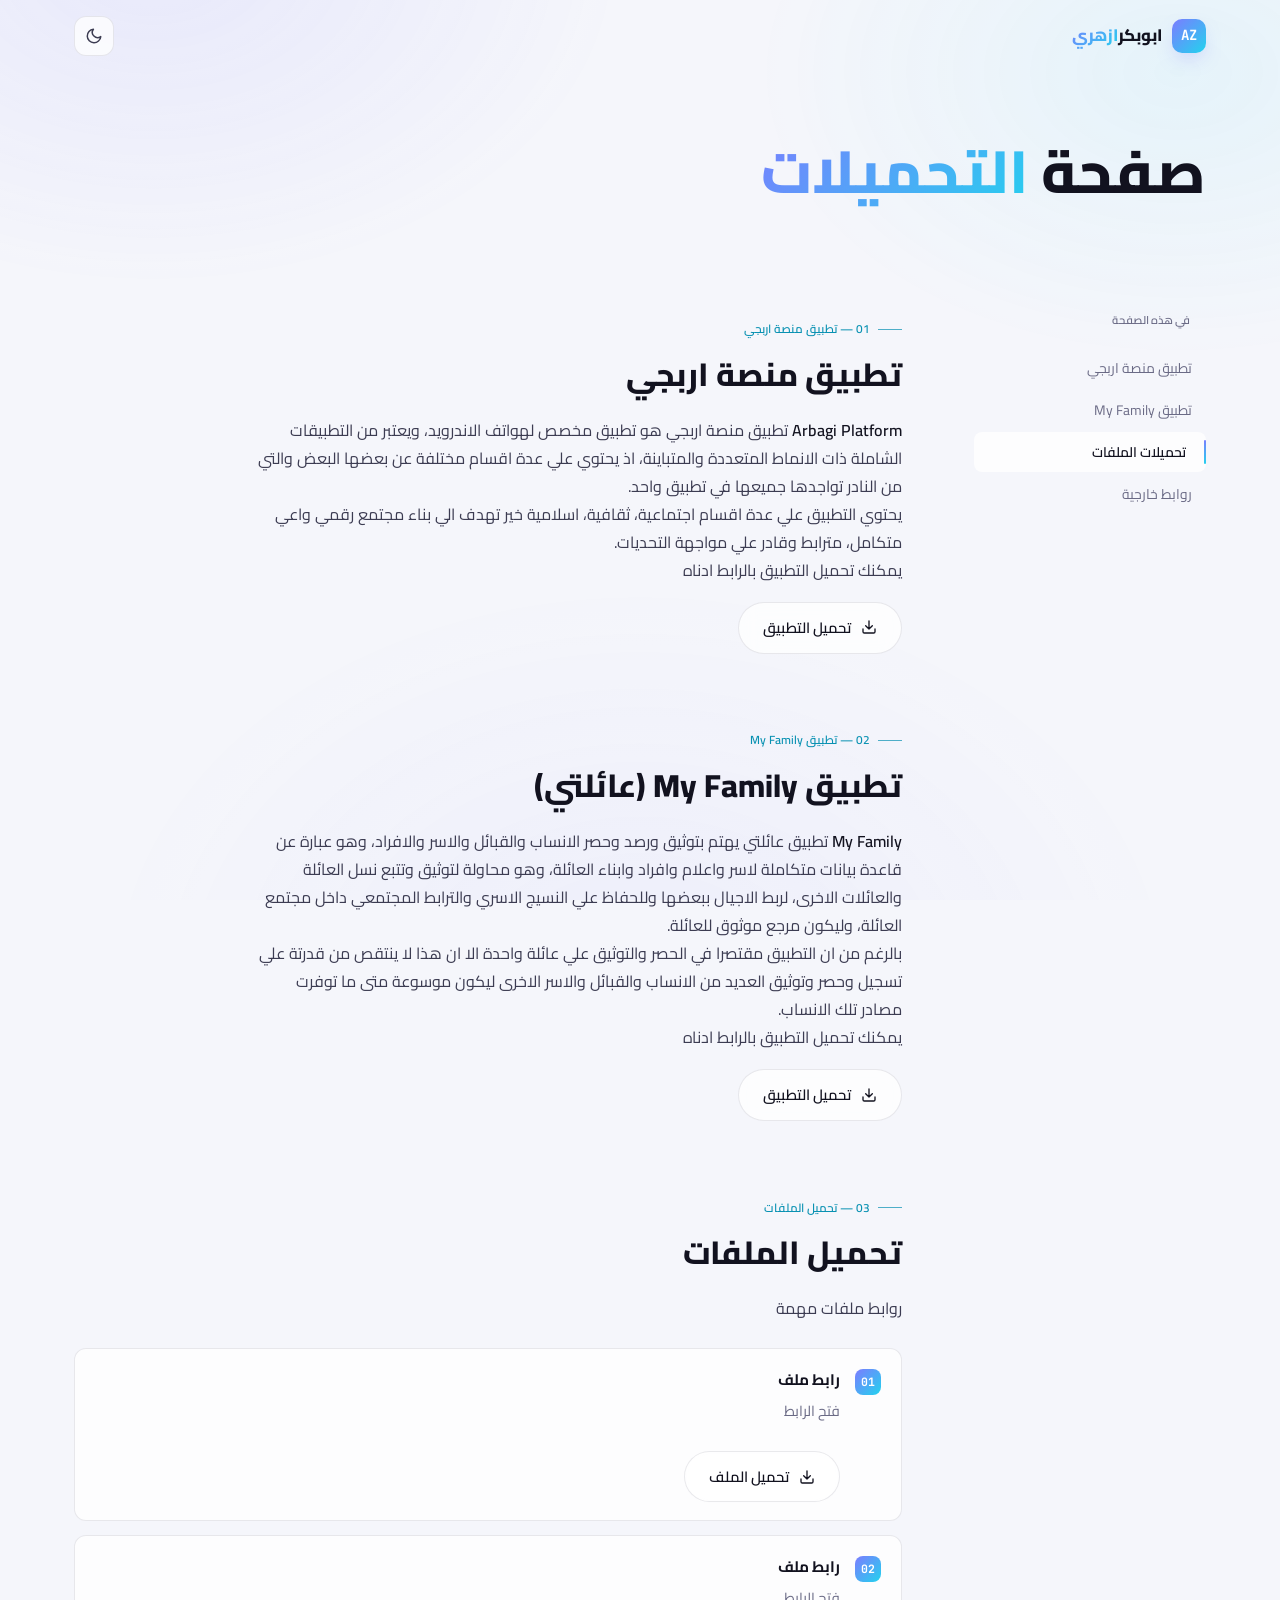
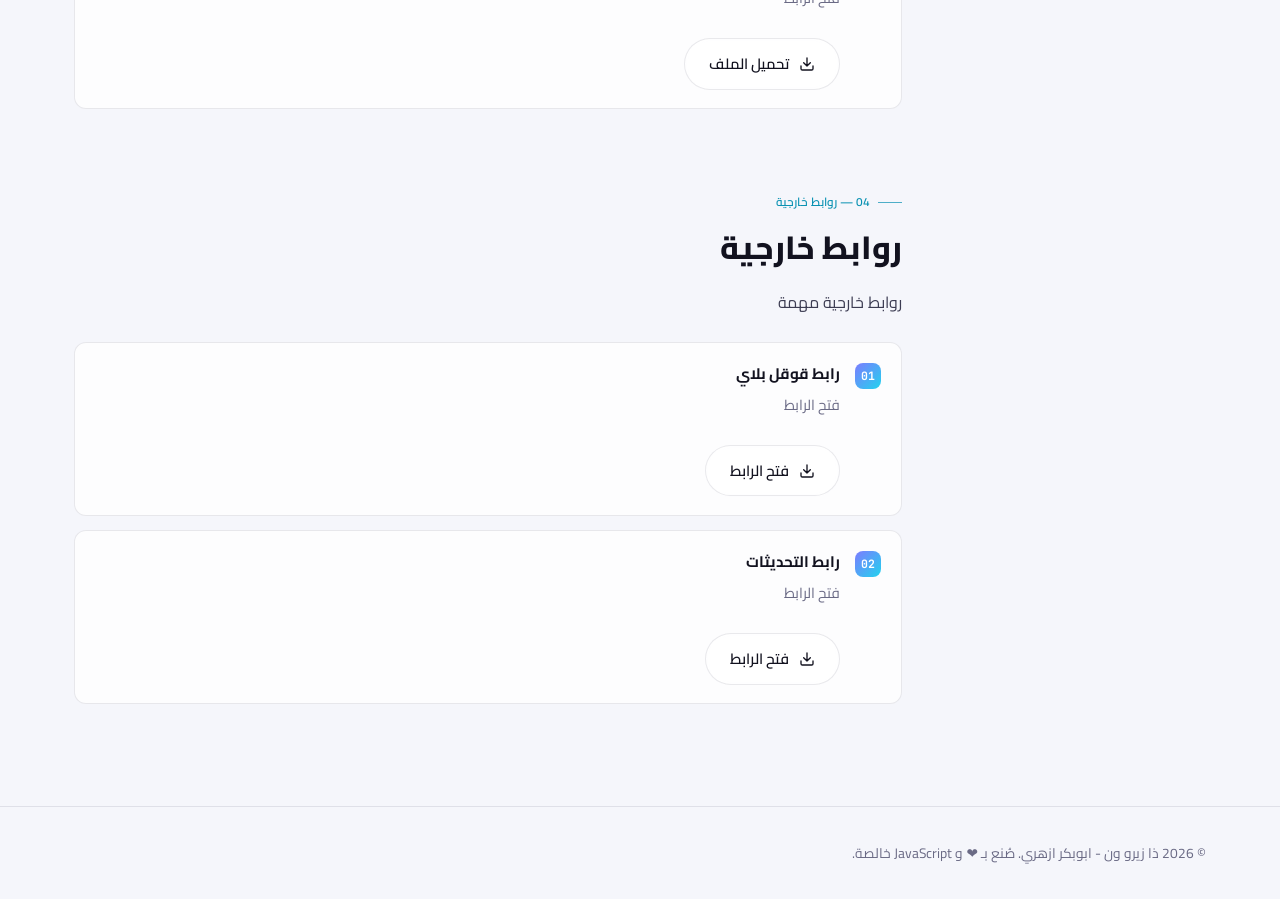
<file: downloads/downloads.html>
<!DOCTYPE html>
<html lang="ar" dir="rtl" data-theme="dark">
<head>
<meta charset="UTF-8" />
<meta name="viewport" content="width=device-width, initial-scale=1.0" />
<title>Downloads — ابوبكر ازهري - التحميلات</title>
<meta name="description" content="ابوبكر ازهري - صفحة التحميلات - Downloads" />
<link rel="preconnect" href="https://fonts.googleapis.com" />
<link rel="preconnect" href="https://fonts.gstatic.com" crossorigin />
<link href="https://fonts.googleapis.com/css2?family=Cairo:wght@400;500;600;700;800&family=JetBrains+Mono:wght@400;500&display=swap" rel="stylesheet" />
<script>
  (function () {
    try {
      var saved = localStorage.getItem('theme');
      var prefersLight = window.matchMedia('(prefers-color-scheme: light)').matches;
      document.documentElement.setAttribute('data-theme', saved || (prefersLight ? 'light' : 'dark'));
    } catch (e) {}
  })();
</script>
<style>
:root {
  --bg: #08080d; --bg-soft: #0e0e18;
  --surface: rgba(255,255,255,0.035); --surface-2: rgba(255,255,255,0.07);
  --border: rgba(255,255,255,0.09); --border-strong: rgba(255,255,255,0.16);
  --text: #e9e9f2; --text-soft: #b6b6c8; --muted: #8b8ba3;
  --accent: #7c7cff; --accent-2: #22d3ee;
  --grad: linear-gradient(135deg, #7c7cff 0%, #22d3ee 100%);
  --grad-soft: linear-gradient(135deg, rgba(124,124,255,.16), rgba(34,211,238,.16));
  --shadow: 0 24px 60px -28px rgba(0,0,0,.9);
  --shadow-glow: 0 0 60px -12px rgba(124,124,255,.45);
  --radius: 18px; --radius-sm: 12px; --nav-h: 72px; --max: 1180px;
  --ease: cubic-bezier(0.22, 1, 0.36, 1);
}
[data-theme="light"] {
  --bg: #f5f6fb; --bg-soft: #ffffff;
  --surface: rgba(255,255,255,.75); --surface-2: #ffffff;
  --border: rgba(18,18,45,.09); --border-strong: rgba(18,18,45,.18);
  --text: #12121f; --text-soft: #3c3c52; --muted: #6a6a85;
  --accent: #5454f0; --accent-2: #0891b2;
  --shadow: 0 24px 60px -30px rgba(30,30,80,.28);
  --shadow-glow: 0 0 60px -14px rgba(84,84,240,.35);
}
*, *::before, *::after { box-sizing: border-box; margin: 0; padding: 0; }
html { scroll-behavior: smooth; scroll-padding-top: calc(var(--nav-h) + 24px); -webkit-text-size-adjust: 100%; }
body { font-family: 'Cairo', system-ui, sans-serif; background: var(--bg); color: var(--text); line-height: 1.75; font-size: 16px; overflow-x: hidden; transition: background .4s var(--ease), color .4s var(--ease); -webkit-font-smoothing: antialiased; }
body::before { content: ''; position: fixed; inset: 0; pointer-events: none; z-index: 0; background: radial-gradient(680px 480px at 12% -5%, rgba(124,124,255,.16), transparent 70%), radial-gradient(620px 420px at 92% 8%, rgba(34,211,238,.11), transparent 70%), radial-gradient(800px 600px at 50% 110%, rgba(124,124,255,.09), transparent 70%); }
[data-theme="light"] body::before { opacity: .65; }
img, svg { display: block; max-width: 100%; }
a { color: inherit; text-decoration: none; }
button { background: none; border: none; cursor: pointer; font: inherit; color: inherit; }
ul { list-style: none; }
::selection { background: var(--accent); color: #fff; }
::-webkit-scrollbar { width: 10px; }
::-webkit-scrollbar-track { background: var(--bg); }
::-webkit-scrollbar-thumb { background: var(--border-strong); border-radius: 10px; border: 2px solid var(--bg); }

.container { width: 100%; max-width: var(--max); margin-inline: auto; padding-inline: 24px; position: relative; z-index: 1; }
.grad-text { background: var(--grad); -webkit-background-clip: text; background-clip: text; color: transparent; }
.eyebrow { display: inline-flex; align-items: center; gap: 8px; font-size: .74rem; color: var(--accent-2); margin-bottom: 14px; font-weight: 600; }
.eyebrow::before { content: ''; width: 24px; height: 1px; background: var(--accent-2); opacity: .7; }

.btn { display: inline-flex; align-items: center; justify-content: center; gap: 10px; padding: 12px 24px; border-radius: 100px; font-weight: 600; font-size: .92rem; transition: transform .28s var(--ease), box-shadow .28s var(--ease), background .28s var(--ease), border-color .28s var(--ease); white-space: nowrap; cursor: pointer; border: 1px solid transparent; font-family: 'Cairo', sans-serif; }
.btn:active { transform: translateY(0) scale(.98); }
.btn svg { width: 16px; height: 16px; }
.btn-primary { background: var(--grad); color: #fff; box-shadow: 0 12px 32px -12px rgba(124,124,255,.75); }
.btn-primary:hover { transform: translateY(-3px); box-shadow: 0 20px 44px -14px rgba(124,124,255,.85); }
.btn-ghost { background: var(--surface); border-color: var(--border); color: var(--text); backdrop-filter: blur(10px); }
.btn-ghost:hover { transform: translateY(-3px); border-color: var(--border-strong); background: var(--surface-2); }
.btn-sm { padding: 9px 18px; font-size: .85rem; }

.progress-bar { position: fixed; top: 0; left: 0; height: 3px; width: 0%; background: var(--grad); z-index: 300; transition: width .1s linear; box-shadow: 0 0 12px rgba(124,124,255,.8); }
.nav { position: fixed; top: 0; left: 0; right: 0; height: var(--nav-h); z-index: 200; display: flex; align-items: center; transition: background .35s var(--ease), border-color .35s var(--ease), backdrop-filter .35s var(--ease); border-bottom: 1px solid transparent; }
.nav.scrolled { background: color-mix(in srgb, var(--bg) 78%, transparent); backdrop-filter: blur(16px) saturate(160%); -webkit-backdrop-filter: blur(16px) saturate(160%); border-bottom-color: var(--border); }
.nav-inner { width: 100%; max-width: var(--max); margin-inline: auto; padding-inline: 24px; display: flex; align-items: center; justify-content: space-between; gap: 20px; }
.logo { display: inline-flex; align-items: center; gap: 10px; font-weight: 800; font-size: 1.04rem; }
.logo-mark { width: 34px; height: 34px; border-radius: 10px; background: var(--grad); display: grid; place-items: center; color: #fff; font-family: 'JetBrains Mono', monospace; font-size: .88rem; font-weight: 700; box-shadow: 0 8px 22px -10px rgba(124,124,255,.9); }
.nav-right { display: flex; align-items: center; gap: 10px; }
.nav-back { display: inline-flex; align-items: center; gap: 8px; font-size: .88rem; font-weight: 500; color: var(--muted); padding: 8px 14px; border-radius: 100px; border: 1px solid var(--border); background: var(--surface); transition: all .25s var(--ease); font-family: 'Cairo', sans-serif; }
.nav-back:hover { color: var(--text); border-color: var(--border-strong); transform: translateX(3px); }
.nav-back svg { width: 15px; height: 15px; transform: scaleX(-1); }
.icon-btn { width: 40px; height: 40px; border-radius: 12px; display: grid; place-items: center; border: 1px solid var(--border); background: var(--surface); color: var(--text-soft); transition: all .25s var(--ease); }
.icon-btn:hover { color: var(--text); border-color: var(--border-strong); transform: translateY(-2px); }
.icon-btn svg { width: 18px; height: 18px; }
[data-theme="dark"] .icon-sun { display: block; } [data-theme="dark"] .icon-moon { display: none; }
[data-theme="light"] .icon-sun { display: none; } [data-theme="light"] .icon-moon { display: block; }
.lang-switch-btn { display: inline-flex; align-items: center; gap: 7px; padding: 8px 14px; border-radius: 100px; border: 1px solid var(--border); background: var(--surface); color: var(--text-soft); font-family: 'JetBrains Mono', monospace; font-size: .76rem; font-weight: 600; letter-spacing: .05em; transition: all .25s var(--ease); }
.lang-switch-btn:hover { color: var(--text); border-color: var(--border-strong); transform: translateY(-2px); }
.lang-switch-btn svg { width: 14px; height: 14px; }

/* HERO */
.project-hero { padding-top: calc(var(--nav-h) + 66px); padding-bottom: 0; }
.breadcrumb { display: flex; align-items: center; flex-wrap: wrap; gap: 8px; font-size: .82rem; color: var(--muted); margin-bottom: 26px; font-family: 'JetBrains Mono', monospace; }
.breadcrumb a { transition: color .25s var(--ease); }
.breadcrumb a:hover { color: var(--accent-2); }
.breadcrumb .sep { opacity: .45; }
.breadcrumb .current { color: var(--text-soft); }
.hero-badge { display: inline-flex; align-items: center; gap: 9px; padding: 7px 16px 7px 12px; border-radius: 100px; border: 1px solid var(--border); background: var(--surface); backdrop-filter: blur(10px); font-size: .8rem; color: var(--text-soft); font-weight: 500; margin-bottom: 22px; }
.hero-badge .dot-live { width: 8px; height: 8px; border-radius: 50%; background: #34d399; animation: pulse 2.2s infinite; }
@keyframes pulse { 0% { box-shadow: 0 0 0 0 rgba(52,211,153,.6); } 70% { box-shadow: 0 0 0 9px rgba(52,211,153,0); } 100% { box-shadow: 0 0 0 0 rgba(52,211,153,0); } }
.project-title { font-size: clamp(2.2rem, 5.6vw, 3.7rem); font-weight: 800; line-height: 1.15; margin-bottom: 20px; max-width: 18ch; }
.project-tagline { font-size: clamp(1rem, 2vw, 1.15rem); color: var(--muted); max-width: 620px; margin-bottom: 34px; }
.hero-actions { display: flex; flex-wrap: wrap; gap: 13px; margin-bottom: 46px; }
.meta-strip { display: grid; grid-template-columns: repeat(auto-fit, minmax(150px, 1fr)); gap: 1px; background: var(--border); border: 1px solid var(--border); border-radius: var(--radius); overflow: hidden; margin-bottom: 56px; }
.meta-item { background: var(--bg-soft); padding: 20px 22px; transition: background .3s var(--ease); }
.meta-item:hover { background: var(--surface-2); }
.meta-label { font-size: .68rem; color: var(--muted); margin-bottom: 7px; font-weight: 500; }
.meta-value { font-size: .94rem; font-weight: 600; color: var(--text); }

.cover { border-radius: var(--radius); border: 1px solid var(--border); overflow: hidden; box-shadow: var(--shadow), var(--shadow-glow); background: var(--surface); margin-bottom: 8px; }
.cover-chrome { display: flex; align-items: center; gap: 8px; padding: 13px 16px; border-bottom: 1px solid var(--border); background: var(--surface-2); }
.dot { width: 11px; height: 11px; border-radius: 50%; }
.dot.r { background: #ff5f57; } .dot.y { background: #febc2e; } .dot.g { background: #28c840; }
.url-bar { margin-right: 14px; flex: 1; max-width: 340px; padding: 5px 14px; border-radius: 100px; background: var(--surface); border: 1px solid var(--border); font-family: 'JetBrains Mono', monospace; font-size: .72rem; color: var(--muted); display: flex; align-items: center; gap: 7px; direction: ltr; }
.url-bar svg { width: 11px; height: 11px; }
.cover-canvas { aspect-ratio: 16 / 8.2; background: linear-gradient(135deg, #6366f1, #22d3ee); position: relative; padding: 26px; display: flex; gap: 16px; overflow: hidden; }
.cover-canvas::after { content: ''; position: absolute; inset: 0; background-image: linear-gradient(rgba(255,255,255,.07) 1px, transparent 1px), linear-gradient(90deg, rgba(255,255,255,.07) 1px, transparent 1px); background-size: 40px 40px; mask-image: radial-gradient(circle at 60% 40%, #000 20%, transparent 82%); -webkit-mask-image: radial-gradient(circle at 60% 40%, #000 20%, transparent 82%); }
.mock-side { width: 19%; border-radius: 10px; background: rgba(255,255,255,.2); backdrop-filter: blur(4px); padding: 14px 12px; display: flex; flex-direction: column; gap: 9px; }
.mock-side span { height: 8px; border-radius: 5px; background: rgba(255,255,255,.4); }
.mock-side span:nth-child(1) { width: 70%; background: rgba(255,255,255,.7); }
.mock-side span:nth-child(3) { width: 85%; }
.mock-side span:nth-child(5) { width: 60%; }
.mock-main { flex: 1; display: flex; flex-direction: column; gap: 12px; position: relative; z-index: 1; }
.mock-header { height: 44px; border-radius: 10px; background: rgba(255,255,255,.28); display: flex; align-items: center; padding: 0 14px; gap: 10px; }
.mock-header i { height: 9px; border-radius: 5px; background: rgba(255,255,255,.55); display: block; }
.mock-header i:nth-child(1) { width: 90px; }
.mock-header i:nth-child(2) { width: 52px; margin-inline-start: auto; background: rgba(255,255,255,.4); }
.mock-header i:nth-child(3) { width: 52px; background: rgba(255,255,255,.4); }
.mock-cards { flex: 1; display: grid; grid-template-columns: repeat(3, 1fr); gap: 12px; }
.mock-cards div { border-radius: 10px; background: rgba(255,255,255,.22); position: relative; overflow: hidden; }
.mock-cards div::after { content: ''; position: absolute; left: 12px; right: 40%; bottom: 12px; height: 8px; border-radius: 5px; background: rgba(255,255,255,.5); }
.mock-cards div::before { content: ''; position: absolute; left: 12px; right: 12px; top: 12px; height: 38%; border-radius: 7px; background: rgba(255,255,255,.38); }
.mock-bars { height: 92px; border-radius: 10px; background: rgba(255,255,255,.2); display: flex; align-items: flex-end; gap: 10px; padding: 14px; }
.mock-bars b { flex: 1; border-radius: 5px 5px 2px 2px; background: rgba(255,255,255,.55); display: block; }
.mock-bars b:nth-child(1) { height: 42%; } .mock-bars b:nth-child(2) { height: 72%; } .mock-bars b:nth-child(3) { height: 55%; } .mock-bars b:nth-child(4) { height: 88%; } .mock-bars b:nth-child(5) { height: 64%; } .mock-bars b:nth-child(6) { height: 95%; } .mock-bars b:nth-child(7) { height: 50%; }

/* DOC LAYOUT */
.doc { padding: 84px 0 96px; }
.doc-layout { display: grid; grid-template-columns: 232px minmax(0, 1fr); gap: 72px; align-items: start; }
.toc { position: sticky; top: calc(var(--nav-h) + 28px); }
.toc-title { font-size: .7rem; color: var(--muted); margin-bottom: 18px; padding-inline-start: 16px; font-weight: 600; }
.toc ul { display: flex; flex-direction: column; gap: 2px; }
.toc a { display: block; position: relative; padding: 8px 14px; font-size: .865rem; color: var(--muted); border-radius: 8px; transition: color .25s var(--ease), background .25s var(--ease), padding-inline-start .25s var(--ease); }
.toc a::before { content: ''; position: absolute; right: 0; top: 50%; transform: translateY(-50%) scaleY(0); width: 2px; height: 60%; border-radius: 2px; background: var(--grad); transition: transform .3s var(--ease); }
.toc a:hover { color: var(--text-soft); background: var(--surface); }
.toc a.active { color: var(--text); font-weight: 600; background: var(--surface); padding-inline-start: 20px; }
.toc a.active::before { transform: translateY(-50%) scaleY(1); }
.toc-cta { margin-top: 26px; padding: 18px 16px; border-radius: var(--radius-sm); border: 1px solid var(--border); background: var(--surface); }
.toc-cta p { font-size: .82rem; color: var(--muted); margin-bottom: 12px; line-height: 1.55; }
.toc-cta .btn { width: 100%; }

/* SECTIONS */
.doc-section { padding-bottom: 68px; scroll-margin-top: calc(var(--nav-h) + 24px); }
.doc-section:last-of-type { padding-bottom: 0; }
.doc-section h2 { font-size: clamp(1.5rem, 3.2vw, 2rem); font-weight: 800; line-height: 1.3; margin-bottom: 20px; }
.doc-section h3 { font-size: 1.08rem; font-weight: 700; margin: 32px 0 12px; }
.doc-section p { color: var(--text-soft); margin-bottom: 18px; max-width: 72ch; }
.doc-section p:last-child { margin-bottom: 0; }
.doc-section strong { color: var(--text); font-weight: 600; }

.callout { border-radius: var(--radius-sm); border: 1px solid var(--border); border-right: 3px solid var(--accent); background: var(--surface); padding: 22px 26px; margin: 28px 0; backdrop-filter: blur(8px); }
.callout p { margin: 0; color: var(--text-soft); font-size: .97rem; }
.callout strong { color: var(--text); }

.problem-list { display: flex; flex-direction: column; gap: 14px; margin: 26px 0 6px; }
.problem-list li { display: flex; gap: 15px; padding: 18px 20px; border-radius: var(--radius-sm); border: 1px solid var(--border); background: var(--surface); transition: all .3s var(--ease); }
.problem-list li:hover { border-color: var(--border-strong); transform: translateX(-4px); }
.problem-list .num { flex-shrink: 0; width: 26px; height: 26px; border-radius: 8px; display: grid; place-items: center; font-family: 'JetBrains Mono', monospace; font-size: .72rem; font-weight: 700; color: #fff; background: var(--grad); margin-top: 2px; }
.problem-list h4 { font-size: .95rem; font-weight: 700; margin-bottom: 4px; }
.problem-list p { font-size: .9rem; color: var(--muted); margin: 0; max-width: none; }

.features-grid { display: grid; grid-template-columns: repeat(auto-fit, minmax(260px, 1fr)); gap: 16px; margin-top: 28px; }
.feature { padding: 24px 22px; border-radius: var(--radius); border: 1px solid var(--border); background: var(--surface); backdrop-filter: blur(8px); position: relative; overflow: hidden; transition: all .35s var(--ease); }
.feature::before { content: ''; position: absolute; inset: 0; background: var(--grad-soft); opacity: 0; transition: opacity .35s var(--ease); }
.feature:hover { transform: translateY(-5px); border-color: var(--border-strong); box-shadow: var(--shadow); }
.feature:hover::before { opacity: 1; }
.feature > * { position: relative; z-index: 1; }
.feature-icon { width: 40px; height: 40px; border-radius: 11px; display: grid; place-items: center; background: var(--grad); color: #fff; margin-bottom: 16px; box-shadow: 0 10px 24px -14px rgba(124,124,255,.95); }
.feature-icon svg { width: 19px; height: 19px; }
.feature h4 { font-size: .98rem; font-weight: 700; margin-bottom: 8px; }
.feature p { font-size: .88rem; color: var(--muted); margin: 0; max-width: none; line-height: 1.65; }

.stack-group { margin-bottom: 30px; }
.stack-group:last-child { margin-bottom: 0; }
.stack-label { display: flex; align-items: center; gap: 10px; font-size: .74rem; color: var(--muted); margin-bottom: 14px; font-weight: 600; }
.stack-label::after { content: ''; flex: 1; height: 1px; background: var(--border); }
.chips { display: flex; flex-wrap: wrap; gap: 8px; }
.chip { display: inline-flex; align-items: center; gap: 8px; font-family: 'JetBrains Mono', monospace; font-size: .76rem; padding: 7px 13px; border-radius: 9px; background: var(--surface); border: 1px solid var(--border); color: var(--text-soft); transition: all .25s var(--ease); }
.chip:hover { color: var(--text); border-color: var(--accent); transform: translateY(-2px); }
.chip .swatch { width: 7px; height: 7px; border-radius: 50%; background: var(--grad); flex-shrink: 0; }

.arch { display: grid; grid-template-columns: repeat(auto-fit, minmax(150px, 1fr)); gap: 12px; margin-top: 26px; padding: 26px; border-radius: var(--radius); border: 1px solid var(--border); background: var(--surface); position: relative; overflow: hidden; }
.arch::after { content: ''; position: absolute; inset: 0; background-image: linear-gradient(var(--border) 1px, transparent 1px), linear-gradient(90deg, var(--border) 1px, transparent 1px); background-size: 32px 32px; opacity: .4; mask-image: radial-gradient(circle at 50% 50%, #000, transparent 80%); -webkit-mask-image: radial-gradient(circle at 50% 50%, #000, transparent 80%); pointer-events: none; }
.arch-node { position: relative; z-index: 1; padding: 16px 14px; border-radius: var(--radius-sm); border: 1px solid var(--border); background: var(--bg-soft); text-align: center; transition: all .3s var(--ease); }
.arch-node:hover { border-color: var(--accent); transform: translateY(-4px); box-shadow: 0 14px 30px -18px var(--accent); }
.arch-node .an-icon { width: 32px; height: 32px; margin: 0 auto 10px; border-radius: 9px; display: grid; place-items: center; background: var(--grad); color: #fff; }
.arch-node .an-icon svg { width: 16px; height: 16px; }
.arch-node h5 { font-size: .84rem; font-weight: 700; margin-bottom: 3px; }
.arch-node span { font-family: 'JetBrains Mono', monospace; font-size: .68rem; color: var(--muted); }

.shots-grid { display: grid; grid-template-columns: repeat(auto-fit, minmax(280px, 1fr)); gap: 20px; margin-top: 28px; }
.shot { text-align: right; cursor: zoom-in; border: none; background: none; padding: 0; display: block; width: 100%; transition: transform .4s var(--ease); }
.shot:hover { transform: translateY(-6px); }
.shot-frame { border-radius: var(--radius-sm); border: 1px solid var(--border); overflow: hidden; background: var(--surface); box-shadow: var(--shadow); transition: border-color .35s var(--ease), box-shadow .35s var(--ease); }
.shot:hover .shot-frame { border-color: var(--border-strong); box-shadow: var(--shadow), var(--shadow-glow); }
.shot-top { display: flex; align-items: center; gap: 6px; padding: 9px 12px; border-bottom: 1px solid var(--border); background: var(--surface-2); }
.shot-top i { width: 8px; height: 8px; border-radius: 50%; background: var(--border-strong); display: block; }
.shot-top i:first-child { background: #ff5f57; } .shot-top i:nth-child(2) { background: #febc2e; } .shot-top i:nth-child(3) { background: #28c840; }
.shot-canvas { aspect-ratio: 16 / 10.5; padding: 13px; display: flex; gap: 9px; position: relative; overflow: hidden; }
.variant-a { background: linear-gradient(135deg, #6366f1, #22d3ee); }
.variant-b { background: linear-gradient(135deg, #f43f5e, #f59e0b); }
.variant-c { background: linear-gradient(135deg, #8b5cf6, #ec4899); }
.variant-d { background: linear-gradient(135deg, #10b981, #22d3ee); }
.variant-e { background: linear-gradient(135deg, #0ea5e9, #6366f1); }
.variant-f { background: linear-gradient(135deg, #f59e0b, #ef4444); }
.side { width: 21%; border-radius: 7px; background: rgba(255,255,255,.22); padding: 9px 8px; display: flex; flex-direction: column; gap: 6px; }
.side span { height: 6px; border-radius: 4px; background: rgba(255,255,255,.42); display: block; }
.side span:nth-child(1) { width: 68%; background: rgba(255,255,255,.72); }
.side span:nth-child(3) { width: 88%; }
.side span:nth-child(5) { width: 55%; }
.main-mock { flex: 1; display: flex; flex-direction: column; gap: 8px; min-width: 0; }
.bar { height: 22px; border-radius: 7px; background: rgba(255,255,255,.3); }
.grid-3 { flex: 1; display: grid; grid-template-columns: repeat(3, 1fr); gap: 8px; }
.grid-3 span { border-radius: 7px; background: rgba(255,255,255,.2); display: block; }
.grid-2 { flex: 1; display: grid; grid-template-columns: 1.6fr 1fr; gap: 8px; }
.grid-2 span { border-radius: 7px; background: rgba(255,255,255,.2); display: block; }
.lines { display: flex; flex-direction: column; gap: 6px; }
.lines i { height: 6px; border-radius: 4px; background: rgba(255,255,255,.32); display: block; }
.lines i:nth-child(2) { width: 78%; } .lines i:nth-child(3) { width: 55%; }
.shot-cap { margin-top: 12px; font-size: .86rem; font-weight: 600; color: var(--text-soft); display: flex; align-items: center; gap: 8px; }
.shot-cap .zoom-hint { font-family: 'JetBrains Mono', monospace; font-size: .68rem; color: var(--muted); opacity: 0; transition: opacity .3s var(--ease); }
.shot:hover .zoom-hint { opacity: 1; }

.lightbox { position: fixed; inset: 0; z-index: 500; display: grid; place-items: center; padding: 24px; background: color-mix(in srgb, var(--bg) 88%, transparent); backdrop-filter: blur(18px); -webkit-backdrop-filter: blur(18px); opacity: 0; visibility: hidden; transition: opacity .35s var(--ease), visibility .35s var(--ease); }
.lightbox.open { opacity: 1; visibility: visible; }
.lightbox-inner { width: 100%; max-width: 940px; transform: scale(.94) translateY(14px); transition: transform .4s var(--ease); }
.lightbox.open .lightbox-inner { transform: scale(1) translateY(0); }
.lightbox-inner .shot-frame { box-shadow: 0 40px 100px -30px rgba(0,0,0,.85), var(--shadow-glow); }
.lightbox-inner .shot-canvas { aspect-ratio: 16 / 9; padding: 22px; gap: 16px; }
.lightbox-cap { margin-top: 18px; text-align: center; font-size: .92rem; color: var(--text-soft); font-weight: 500; }
.lightbox-close { position: absolute; top: 22px; left: 22px; width: 44px; height: 44px; border-radius: 13px; display: grid; place-items: center; border: 1px solid var(--border); background: var(--surface); color: var(--text); transition: all .25s var(--ease); }
.lightbox-close:hover { border-color: var(--border-strong); transform: rotate(90deg); }
.lightbox-close svg { width: 20px; height: 20px; }

.metrics { display: grid; grid-template-columns: repeat(auto-fit, minmax(160px, 1fr)); gap: 16px; margin-top: 28px; }
.metric { padding: 26px 22px; border-radius: var(--radius); border: 1px solid var(--border); background: var(--surface); backdrop-filter: blur(8px); transition: all .35s var(--ease); }
.metric:hover { transform: translateY(-5px); border-color: var(--border-strong); box-shadow: var(--shadow); }
.metric-num { font-size: 1.95rem; font-weight: 800; line-height: 1.15; background: var(--grad); -webkit-background-clip: text; background-clip: text; color: transparent; font-family: 'Cairo', sans-serif; }
.metric-label { font-size: .83rem; color: var(--muted); margin-top: 6px; line-height: 1.55; }

.link-cards { display: grid; grid-template-columns: repeat(auto-fit, minmax(260px, 1fr)); gap: 16px; margin-top: 28px; }
.link-card { display: flex; align-items: center; gap: 16px; padding: 22px 24px; border-radius: var(--radius); border: 1px solid var(--border); background: var(--surface); backdrop-filter: blur(8px); transition: all .35s var(--ease); }
.link-card:hover { transform: translateY(-5px); border-color: var(--border-strong); box-shadow: var(--shadow); }
.link-card .lc-icon { width: 46px; height: 46px; flex-shrink: 0; border-radius: 13px; display: grid; place-items: center; background: var(--grad); color: #fff; box-shadow: 0 10px 26px -14px rgba(124,124,255,.95); }
.link-card .lc-icon svg { width: 21px; height: 21px; }
.link-card h4 { font-size: .96rem; font-weight: 700; margin-bottom: 3px; }
.link-card p { font-size: .83rem; color: var(--muted); margin: 0; max-width: none; }
.link-card .lc-arrow { margin-inline-start: auto; color: var(--muted); transition: transform .3s var(--ease), color .3s var(--ease); }
.link-card .lc-arrow svg { width: 18px; height: 18px; transform: scaleX(-1); }
.link-card:hover .lc-arrow { transform: translateX(-5px); color: var(--accent-2); }

.next-project { border-top: 1px solid var(--border); padding: 64px 0; }
.next-card { display: flex; align-items: center; justify-content: space-between; gap: 28px; flex-wrap: wrap; padding: 36px 40px; border-radius: var(--radius); border: 1px solid var(--border); background: var(--surface); backdrop-filter: blur(10px); position: relative; overflow: hidden; transition: all .4s var(--ease); }
.next-card::before { content: ''; position: absolute; top: -120px; left: -100px; width: 320px; height: 320px; border-radius: 50%; background: var(--grad); opacity: .1; filter: blur(60px); transition: opacity .4s var(--ease); }
.next-card:hover { border-color: var(--border-strong); transform: translateY(-4px); box-shadow: var(--shadow); }
.next-card:hover::before { opacity: .22; }
.next-card > * { position: relative; z-index: 1; }
.next-label { font-size: .72rem; color: var(--accent-2); margin-bottom: 10px; font-weight: 600; }
.next-title { font-size: clamp(1.35rem, 3vw, 1.85rem); font-weight: 800; line-height: 1.3; }
.next-sub { font-size: .9rem; color: var(--muted); margin-top: 6px; }
.next-arrow { width: 56px; height: 56px; flex-shrink: 0; border-radius: 16px; display: grid; place-items: center; background: var(--grad); color: #fff; box-shadow: 0 14px 34px -16px rgba(124,124,255,.95); transition: transform .4s var(--ease); }
.next-arrow svg { width: 22px; height: 22px; transform: scaleX(-1); }
.next-card:hover .next-arrow { transform: translateX(-8px); }

footer { border-top: 1px solid var(--border); padding: 34px 0; position: relative; z-index: 1; }
.footer-inner { display: flex; align-items: center; justify-content: space-between; gap: 20px; flex-wrap: wrap; font-size: .86rem; color: var(--muted); }
.footer-inner a:hover { color: var(--accent-2); }

.to-top { position: fixed; left: 24px; bottom: 24px; width: 46px; height: 46px; border-radius: 14px; display: grid; place-items: center; background: var(--grad); color: #fff; box-shadow: 0 14px 34px -14px rgba(124,124,255,.95); opacity: 0; visibility: hidden; transform: translateY(18px); transition: all .35s var(--ease); z-index: 150; }
.to-top.show { opacity: 1; visibility: visible; transform: translateY(0); }
.to-top:hover { transform: translateY(-4px); }
.to-top svg { width: 19px; height: 19px; }

.reveal { opacity: 0; transform: translateY(24px); transition: opacity .75s var(--ease), transform .75s var(--ease); }
.reveal.visible { opacity: 1; transform: none; }

@media (max-width: 1040px) {
  .doc-layout { grid-template-columns: 1fr; gap: 0; }
  .toc { display: none; }
}
@media (max-width: 860px) {
  .project-hero { padding-top: calc(var(--nav-h) + 44px); }
  .doc { padding: 60px 0 72px; }
  .doc-section { padding-bottom: 52px; }
  .meta-strip { grid-template-columns: repeat(2, 1fr); }
  .cover-canvas { padding: 16px; gap: 10px; }
  .mock-side { display: none; }
  .next-card { padding: 28px 24px; }
}
@media (max-width: 560px) {
  .container { padding-inline: 18px; }
  .nav-inner { padding-inline: 18px; }
  .nav-back span { display: none; }
  .hero-actions { flex-direction: column; align-items: stretch; }
  .hero-actions .btn { width: 100%; }
  .meta-strip { grid-template-columns: 1fr; }
  .features-grid { grid-template-columns: 1fr; }
  .shots-grid { grid-template-columns: 1fr; }
  .metrics { grid-template-columns: 1fr; }
  .link-cards { grid-template-columns: 1fr; }
  .next-arrow { width: 48px; height: 48px; }
  .to-top { left: 16px; bottom: 16px; }
  .footer-inner { justify-content: center; text-align: center; }
  .mock-cards { grid-template-columns: 1fr 1fr; }
}
@media (prefers-reduced-motion: reduce) {
  *, *::before, *::after { animation-duration: .01ms !important; animation-iteration-count: 1 !important; transition-duration: .01ms !important; scroll-behavior: auto !important; }
  .reveal { opacity: 1; transform: none; }
}
</style>
</head>
<body>

<div class="progress-bar" id="progressBar"></div>

<header class="nav" id="nav">
  <div class="nav-inner">
    <a href="ar.html" class="logo" aria-label="الرئيسية">
      <span class="logo-mark">AZ</span>
      <span>ابوبكر<span class="grad-text">ازهري</span></span>
    </a>

    <div class="nav-right">
      

      <button class="icon-btn" id="themeToggle" aria-label="تبديل المظهر">
        <svg class="icon-sun" viewBox="0 0 24 24" fill="none" stroke="currentColor" stroke-width="2" stroke-linecap="round"><circle cx="12" cy="12" r="4"/><path d="M12 2v2M12 20v2M4.93 4.93l1.41 1.41M17.66 17.66l1.41 1.41M2 12h2M20 12h2M6.34 17.66l-1.41 1.41M19.07 4.93l-1.41 1.41"/></svg>
        <svg class="icon-moon" viewBox="0 0 24 24" fill="none" stroke="currentColor" stroke-width="2" stroke-linecap="round" stroke-linejoin="round"><path d="M21 12.79A9 9 0 1111.21 3 7 7 0 0021 12.79z"/></svg>
      </button>
    </div>
  </div>
</header>

<main>

  <!-- HERO -->
  <section class="project-hero">
    <div class="container">

      <h1 class="project-title">
       صفحة <span class="grad-text">التحميلات</span>
      </h1>
    </div>
  </section>

  <!-- DOC -->
  <section class="doc">
    <div class="container">
      <div class="doc-layout">

        <aside class="toc" aria-label="في هذه الصفحة">
          <div class="toc-title">في هذه الصفحة</div>
          <ul id="tocList">
            <li><a href="#arbagi" class="active">تطبيق منصة اربجي</a></li>
            <li><a href="#myfamily">تطبيق My Family</a></li>
            <li><a href="#files">تحميلات الملفات</a></li>
            <li><a href="#links">روابط خارجية</a></li>
          </ul>
        </aside>

        <article>

          <!-- Arbagi -->
          <section class="doc-section reveal" id="arbagi">
            <div class="eyebrow">01 — تطبيق منصة اربجي</div>
            <h2> تطبيق منصة اربجي</h2>
            <p>
              <strong>Arbagi Platform</strong>
               تطبيق منصة اربجي هو تطبيق مخصص لهواتف الاندرويد، ويعتبر من التطبيقات الشاملة
            ذات الانماط المتعددة والمتباينة، اذ يحتوي علي عدة اقسام مختلفة عن بعضها البعض
            والتي من النادر تواجدها جميعها في تطبيق واحد.<br>
            يحتوي التطبيق علي عدة اقسام اجتماعية، ثقافية، اسلامية خير تهدف الي بناء مجتمع
            رقمي واعي متكامل، مترابط وقادر علي مواجهة التحديات.<br>
            يمكنك تحميل التطبيق بالرابط ادناه
            </p>

            <div class="hero-cta">
            <a href="#" class="btn btn-ghost">
              <svg viewBox="0 0 24 24" fill="none" stroke="currentColor" stroke-width="2" stroke-linecap="round" stroke-linejoin="round"><path d="M21 15v4a2 2 0 01-2 2H5a2 2 0 01-2-2v-4M7 10l5 5 5-5M12 15V3"/></svg>
              تحميل التطبيق
            </a>
          </div>

          </section>

          <!-- My Family -->
          <section class="doc-section reveal" id="myfamily">

            <div class="eyebrow">02 — تطبيق My Family</div>
            <h2> تطبيق My Family (عائلتي)</h2>
            <p>
              <strong>My Family</strong>
               تطبيق عائلتي يهتم بتوثيق ورصد وحصر الانساب والقبائل والاسر والافراد،
              وهو عبارة عن قاعدة بيانات متكاملة لاسر واعلام وافراد وابناء العائلة،
              وهو محاولة لتوثيق وتتبع نسل العائلة والعائلات الاخرى، لربط الاجيال
               ببعضها وللحفاظ علي النسيج الاسري والترابط المجتمعي داخل مجتمع العائلة،
              وليكون مرجع موثوق للعائلة.
             <br>
             بالرغم من ان التطبيق مقتصرا في الحصر والتوثيق علي عائلة واحدة الا ان
             هذا لا ينتقص من قدرتة علي تسجيل وحصر وتوثيق العديد من الانساب والقبائل
              والاسر الاخرى ليكون موسوعة متى ما توفرت مصادر تلك الانساب.   
             <br>
            يمكنك تحميل التطبيق بالرابط ادناه
            </p>

            <div class="hero-cta">
            <a href="#" class="btn btn-ghost">
              <svg viewBox="0 0 24 24" fill="none" stroke="currentColor" stroke-width="2" stroke-linecap="round" stroke-linejoin="round"><path d="M21 15v4a2 2 0 01-2 2H5a2 2 0 01-2-2v-4M7 10l5 5 5-5M12 15V3"/></svg>
              تحميل التطبيق
            </a>
          </div>

          </section>

          <!-- Files -->
          <section class="doc-section reveal" id="files">

             <div class="eyebrow">03 — تحميل الملفات</div>
            <h2>تحميل الملفات</h2>
            <p>
             روابط ملفات مهمة
            </p>
            <ul class="problem-list">
              <li>
                <span class="num">01</span>
                <div>
                  <h4>رابط ملف</h4>
                  <p>
                    فتح الرابط
                  </p>
                  <br>


                  <a href="#" class="btn btn-ghost">
                   <svg viewBox="0 0 24 24" fill="none" stroke="currentColor" stroke-width="2" stroke-linecap="round" stroke-linejoin="round"><path d="M21 15v4a2 2 0 01-2 2H5a2 2 0 01-2-2v-4M7 10l5 5 5-5M12 15V3"/></svg>
                   تحميل الملف 
                 </a>
                </div>
                
              </li>
              <li>
                <span class="num">02</span>
                <div>
                  <h4>رابط ملف </h4>
                  <p>
                    فتح الرابط
                  </p>

                  <br>


                  <a href="#" class="btn btn-ghost">
                   <svg viewBox="0 0 24 24" fill="none" stroke="currentColor" stroke-width="2" stroke-linecap="round" stroke-linejoin="round"><path d="M21 15v4a2 2 0 01-2 2H5a2 2 0 01-2-2v-4M7 10l5 5 5-5M12 15V3"/></svg>
                   تحميل الملف 
                 </a>
                </div>
              </li>

            </ul>

          </section>

          <!-- Links -->
          <section class="doc-section reveal" id="links">

            <div class="eyebrow">04 — روابط خارجية</div>
            <h2>روابط خارجية</h2>
            <p>
             روابط خارجية مهمة
            </p>
            <ul class="problem-list">
              <li>
                <span class="num">01</span>
                <div>
                  <h4>رابط قوقل بلاي</h4>
                  <p>
                    فتح الرابط
                  </p>
                  <br>


                  <a href="#" class="btn btn-ghost">
                   <svg viewBox="0 0 24 24" fill="none" stroke="currentColor" stroke-width="2" stroke-linecap="round" stroke-linejoin="round"><path d="M21 15v4a2 2 0 01-2 2H5a2 2 0 01-2-2v-4M7 10l5 5 5-5M12 15V3"/></svg>
                   فتح الرابط 
                 </a>
                </div>
                
              </li>
              <li>
                <span class="num">02</span>
                <div>
                  <h4>رابط التحديثات</h4>
                  <p>
                    فتح الرابط
                  </p>

                  <br>


                  <a href="#" class="btn btn-ghost">
                   <svg viewBox="0 0 24 24" fill="none" stroke="currentColor" stroke-width="2" stroke-linecap="round" stroke-linejoin="round"><path d="M21 15v4a2 2 0 01-2 2H5a2 2 0 01-2-2v-4M7 10l5 5 5-5M12 15V3"/></svg>
                    فتح الرابط  
                 </a>
                </div>
              </li>

            </ul>

          </section>

          

        </article>
      </div>
    </div>
  </section>

</main>

<footer>
  <div class="container footer-inner">
    <p>© <span id="year"></span> ذا زيرو ون - ابوبكر ازهري. صُنع بـ ❤️ و JavaScript خالصة.</p>
    
  </div>
</footer>

<div class="lightbox" id="lightbox" role="dialog" aria-modal="true" aria-label="عارض لقطات الشاشة">
  <button class="lightbox-close" id="lightboxClose" aria-label="إغلاق">
    <svg viewBox="0 0 24 24" fill="none" stroke="currentColor" stroke-width="2" stroke-linecap="round"><path d="M18 6L6 18M6 6l12 12"/></svg>
  </button>
  <div class="lightbox-inner">
    <div id="lightboxContent"></div>
    <p class="lightbox-cap" id="lightboxCap"></p>
  </div>
</div>

<button class="to-top" id="toTop" aria-label="العودة للأعلى">
  <svg viewBox="0 0 24 24" fill="none" stroke="currentColor" stroke-width="2.2" stroke-linecap="round" stroke-linejoin="round"><path d="M12 19V5M5 12l7-7 7 7"/></svg>
</button>

<script>
(function () {
  const root = document.documentElement;
  document.getElementById('themeToggle').addEventListener('click', () => {
    const next = root.getAttribute('data-theme') === 'dark' ? 'light' : 'dark';
    root.setAttribute('data-theme', next);
    try { localStorage.setItem('theme', next); } catch (e) {}
  });
})();

(function () {
  const nav = document.getElementById('nav');
  const bar = document.getElementById('progressBar');
  const toTop = document.getElementById('toTop');
  function update() {
    const st = window.scrollY;
    const h = document.documentElement.scrollHeight - window.innerHeight;
    nav.classList.toggle('scrolled', st > 20);
    bar.style.width = (h > 0 ? (st / h) * 100 : 0) + '%';
    toTop.classList.toggle('show', st > 600);
  }
  window.addEventListener('scroll', update, { passive: true });
  window.addEventListener('resize', update);
  update();
  toTop.addEventListener('click', () => window.scrollTo({ top: 0, behavior: 'smooth' }));
})();

(function () {
  const items = document.querySelectorAll('.reveal');
  if (!('IntersectionObserver' in window)) { items.forEach(el => el.classList.add('visible')); return; }
  const obs = new IntersectionObserver((entries, o) => {
    entries.forEach(e => { if (e.isIntersecting) { e.target.classList.add('visible'); o.unobserve(e.target); } });
  }, { threshold: 0.08, rootMargin: '0px 0px -60px 0px' });
  items.forEach(el => obs.observe(el));
})();

(function () {
  const links = document.querySelectorAll('#tocList a');
  const sections = document.querySelectorAll('.doc-section');
  if (!links.length || !sections.length) return;
  const setActive = id => links.forEach(l => l.classList.toggle('active', l.getAttribute('href') === '#' + id));
  const obs = new IntersectionObserver(entries => {
    const visible = entries.filter(e => e.isIntersecting).sort((a, b) => a.boundingClientRect.top - b.boundingClientRect.top);
    if (visible.length) setActive(visible[0].target.id);
  }, { rootMargin: '-20% 0px -70% 0px', threshold: 0 });
  sections.forEach(s => obs.observe(s));
})();

(function () {
  const lightbox = document.getElementById('lightbox');
  const content = document.getElementById('lightboxContent');
  const caption = document.getElementById('lightboxCap');
  const closeBtn = document.getElementById('lightboxClose');
  const shots = document.querySelectorAll('.shot');
  let lastFocused = null;
  function open(shot) {
    const frame = shot.querySelector('.shot-frame');
    const cap = shot.dataset.caption || '';
    content.innerHTML = '';
    content.appendChild(frame.cloneNode(true));
    caption.textContent = cap;
    lastFocused = document.activeElement;
    lightbox.classList.add('open');
    document.body.style.overflow = 'hidden';
    closeBtn.focus();
  }
  function close() {
    lightbox.classList.remove('open');
    document.body.style.overflow = '';
    if (lastFocused) lastFocused.focus();
  }
  shots.forEach(shot => shot.addEventListener('click', () => open(shot)));
  closeBtn.addEventListener('click', close);
  lightbox.addEventListener('click', e => { if (e.target === lightbox) close(); });
  document.addEventListener('keydown', e => { if (e.key === 'Escape' && lightbox.classList.contains('open')) close(); });
})();

document.querySelectorAll('a[href^="#"]').forEach(anchor => {
  anchor.addEventListener('click', function (e) {
    const id = this.getAttribute('href');
    if (id === '#' || id.length < 2) return;
    const target = document.querySelector(id);
    if (!target) return;
    e.preventDefault();
    const top = target.getBoundingClientRect().top + window.scrollY - 96;
    window.scrollTo({ top, behavior: 'smooth' });
    history.pushState(null, '', id);
  });
});

document.getElementById('year').textContent = new Date().getFullYear();
</script>

</body>
</html>
</file>
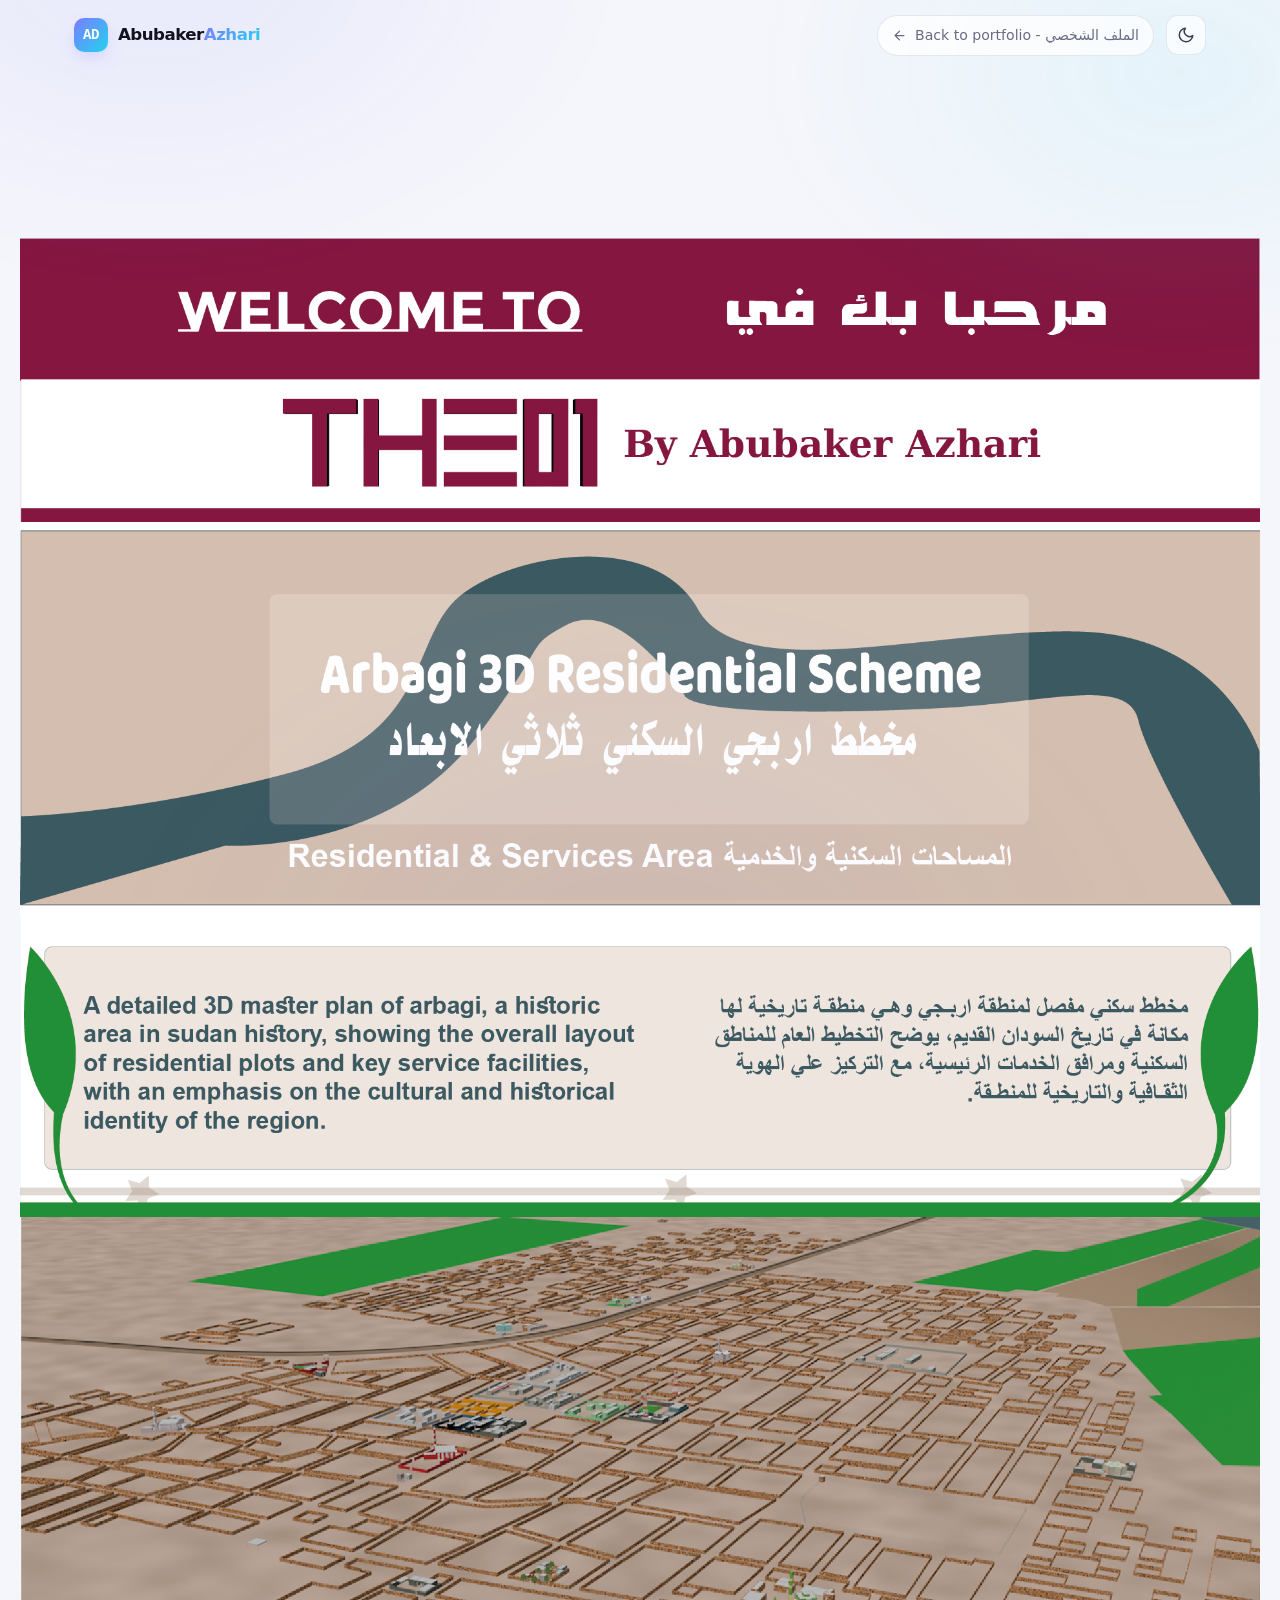
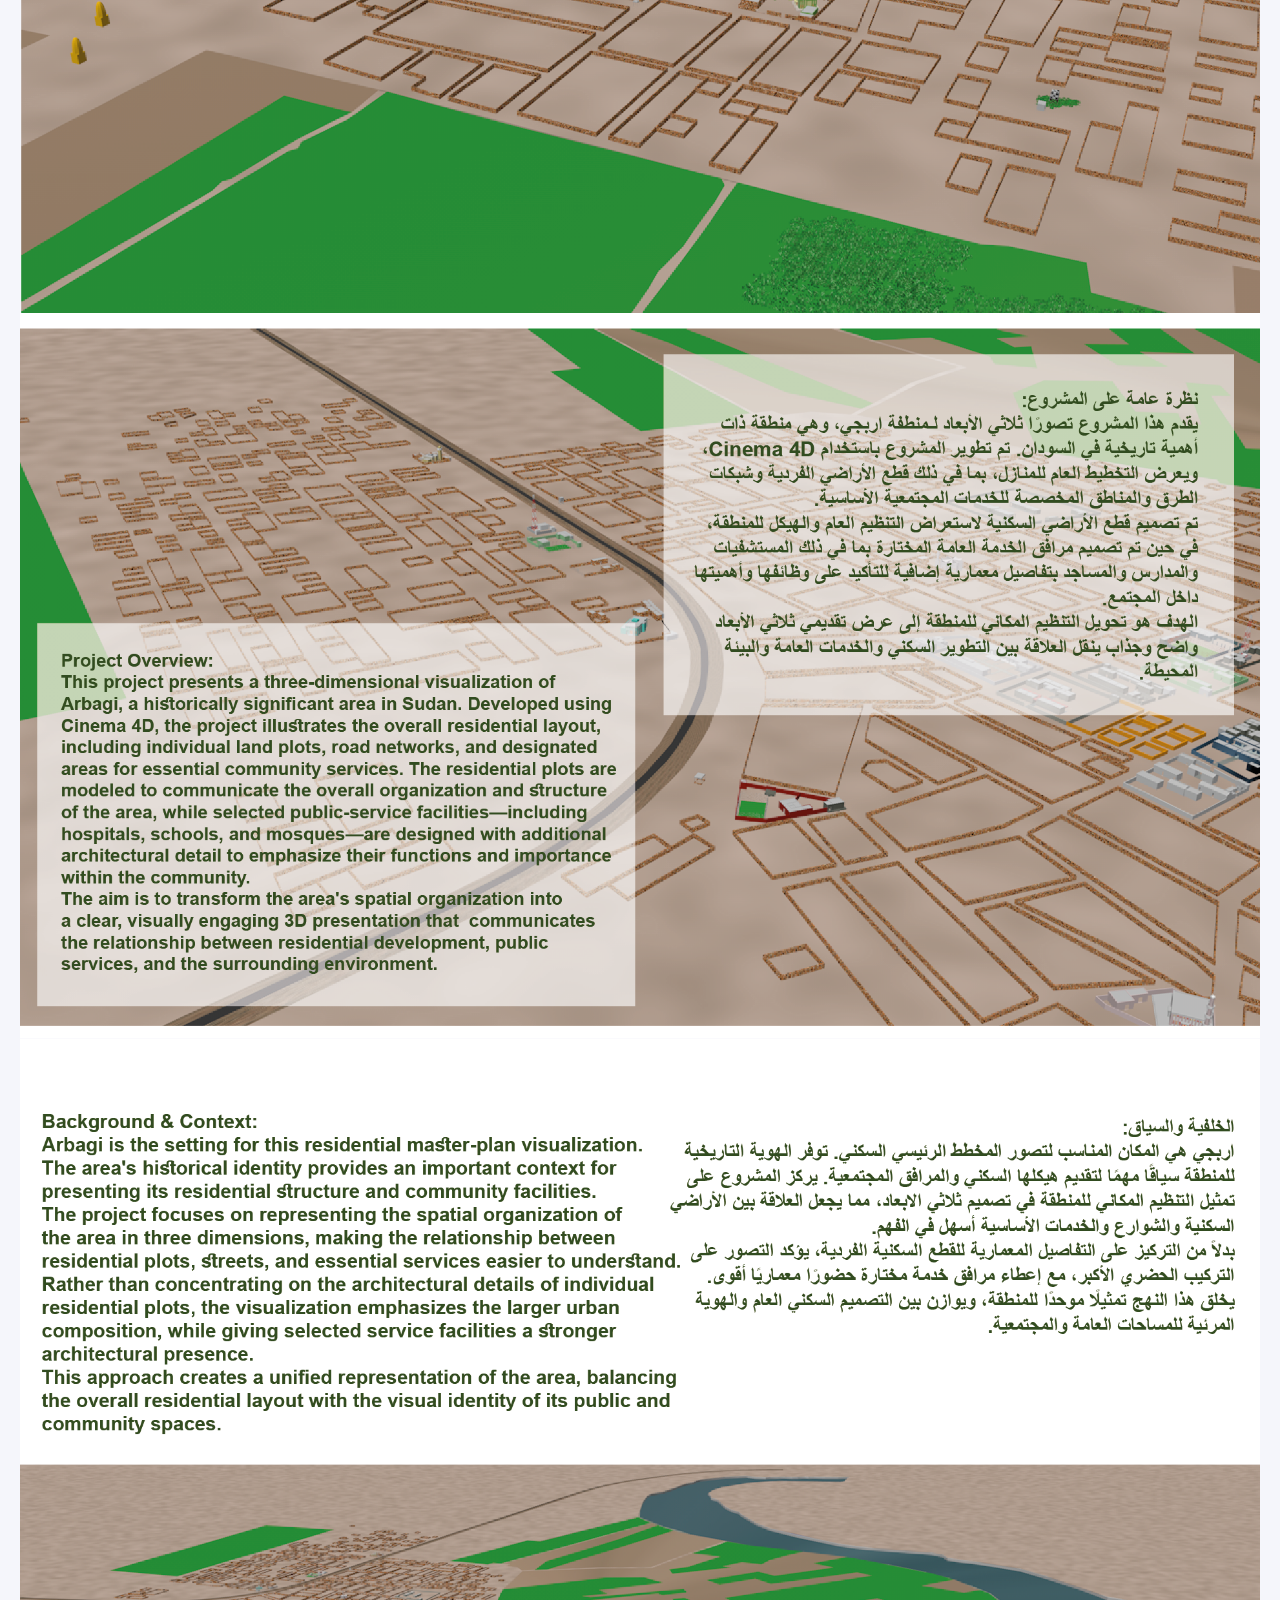
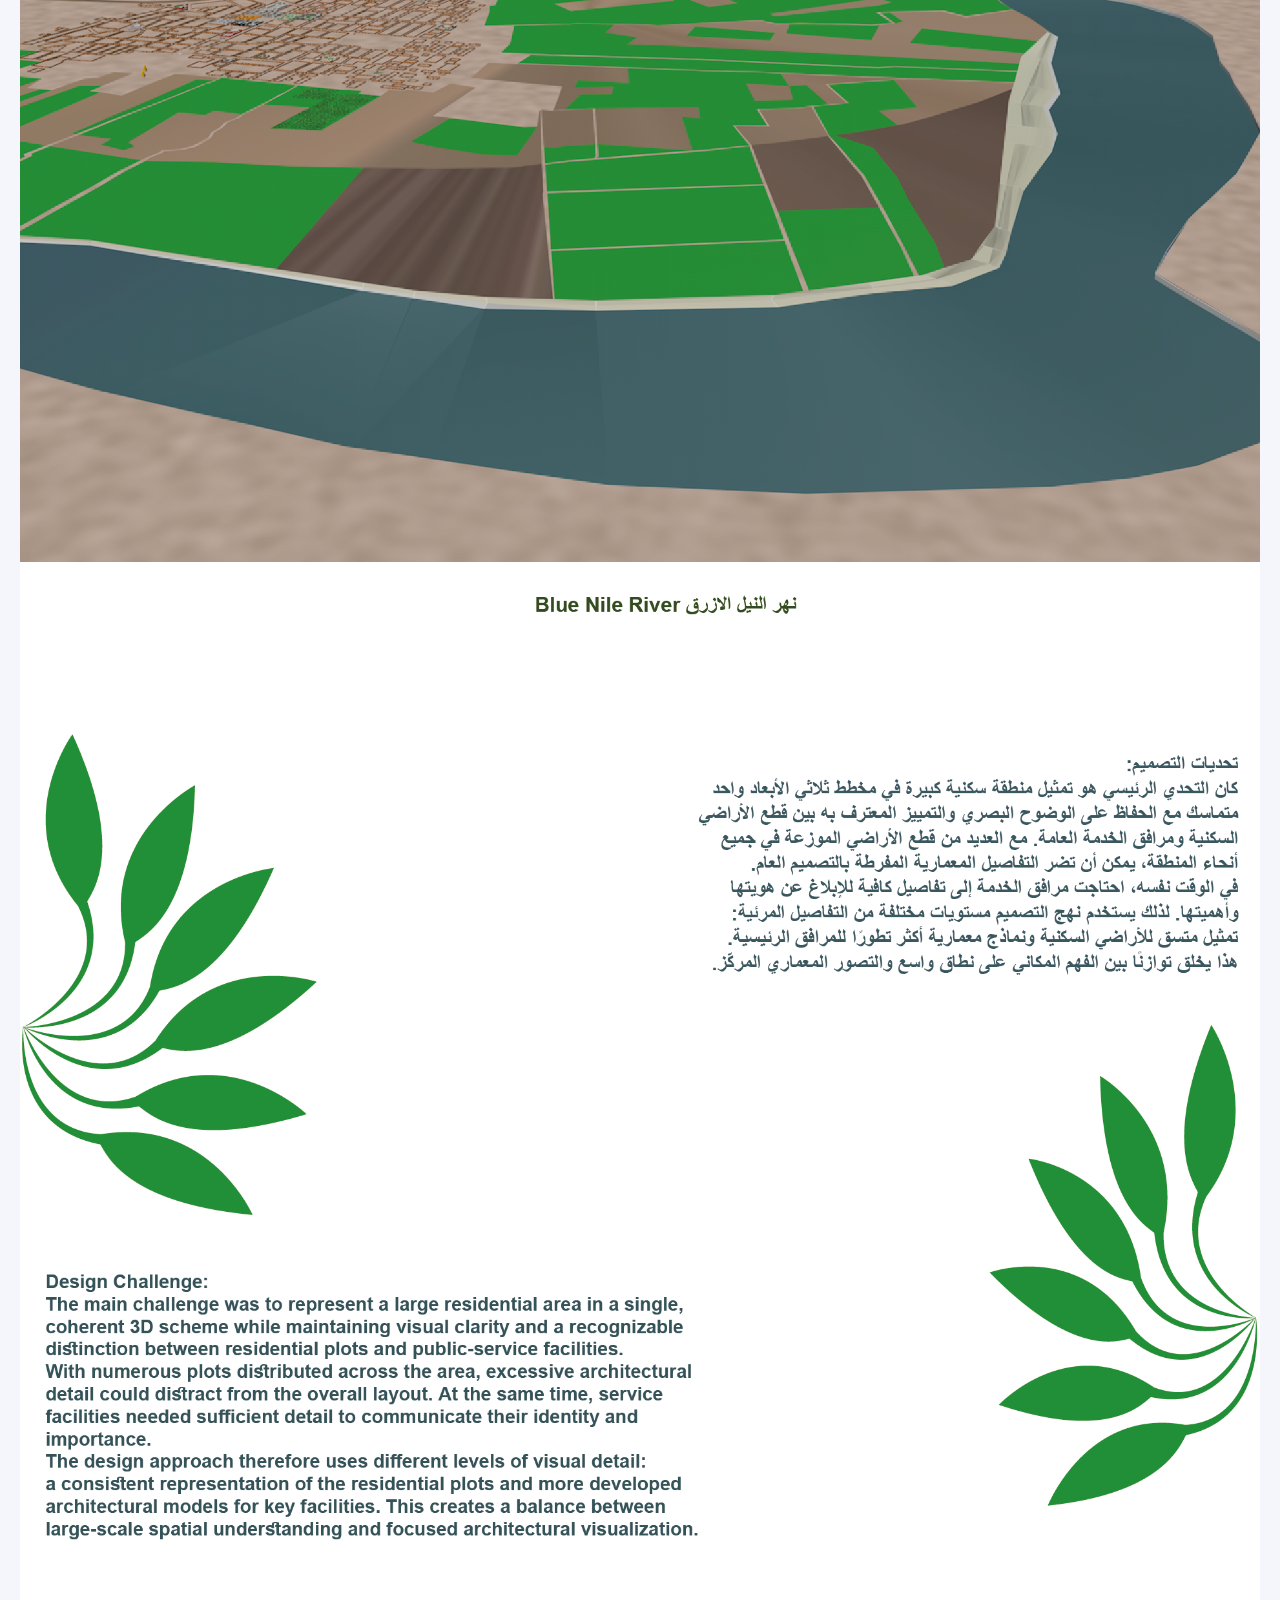
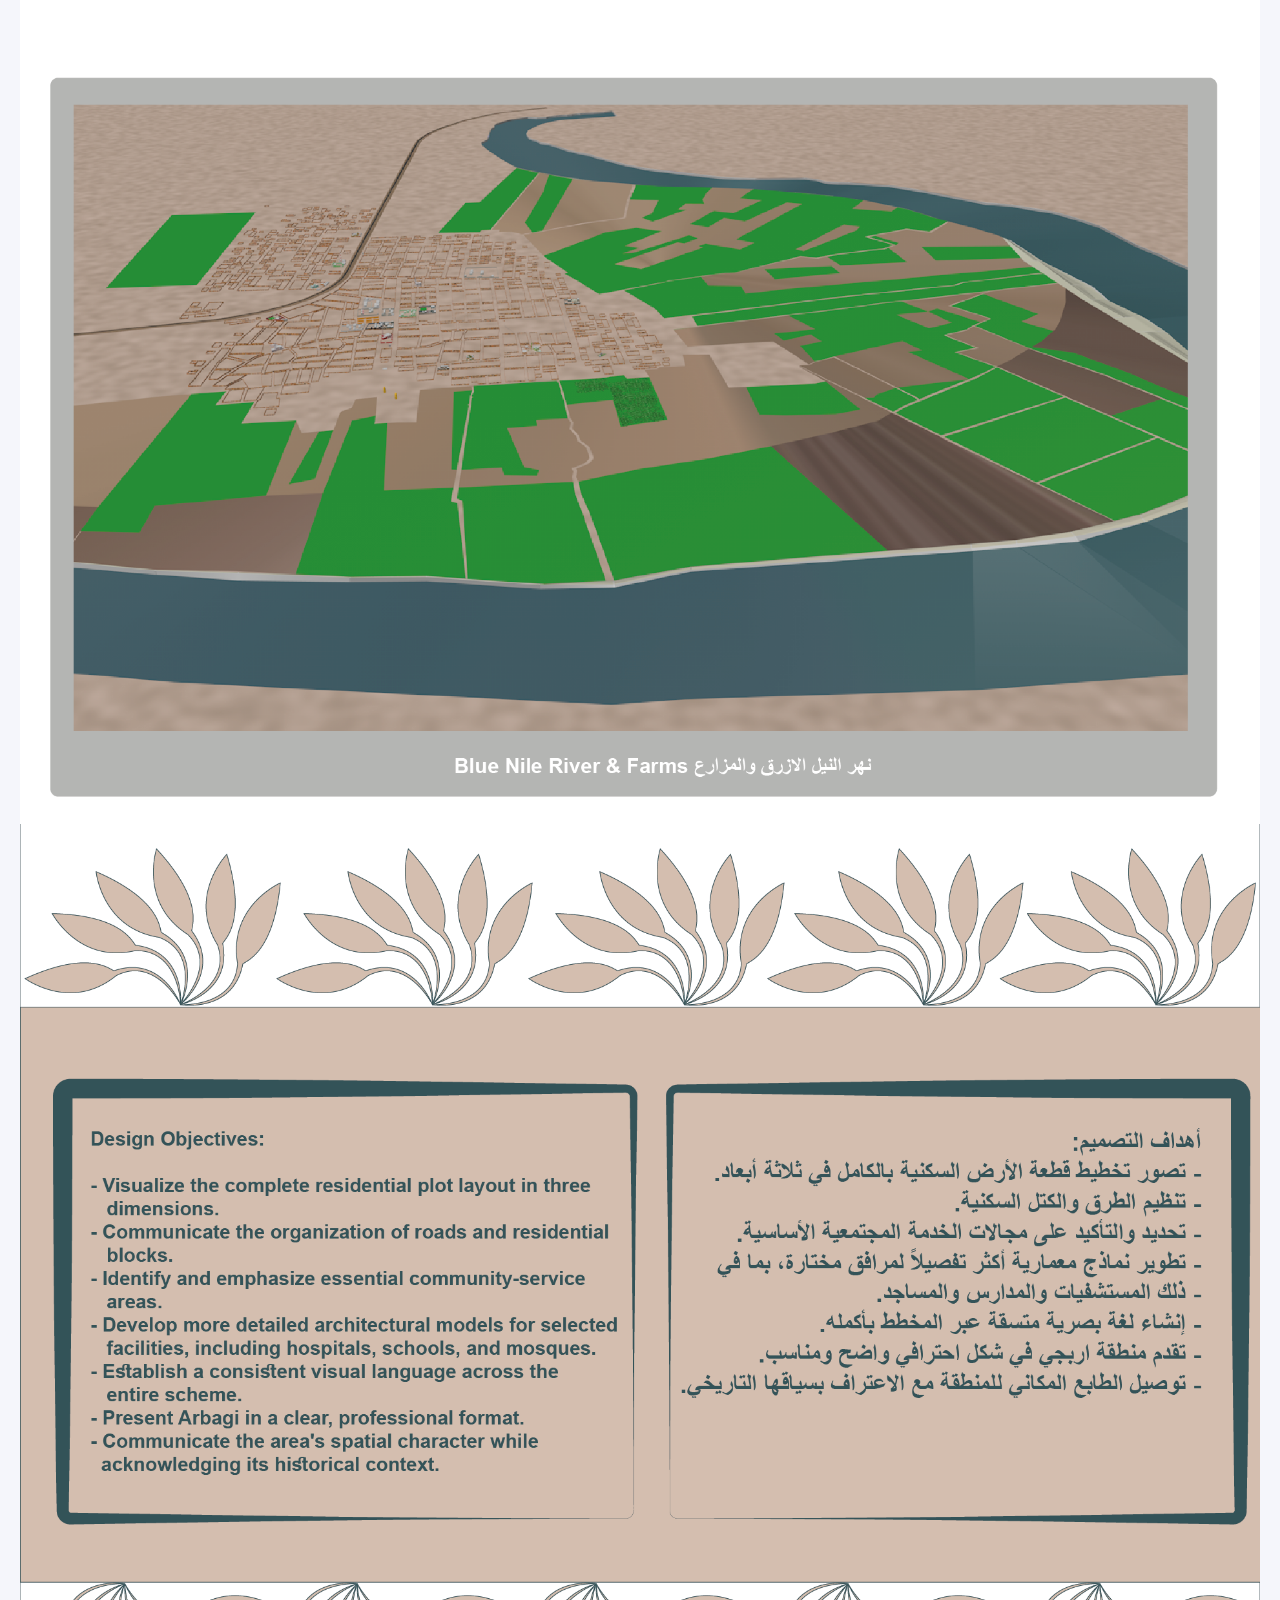
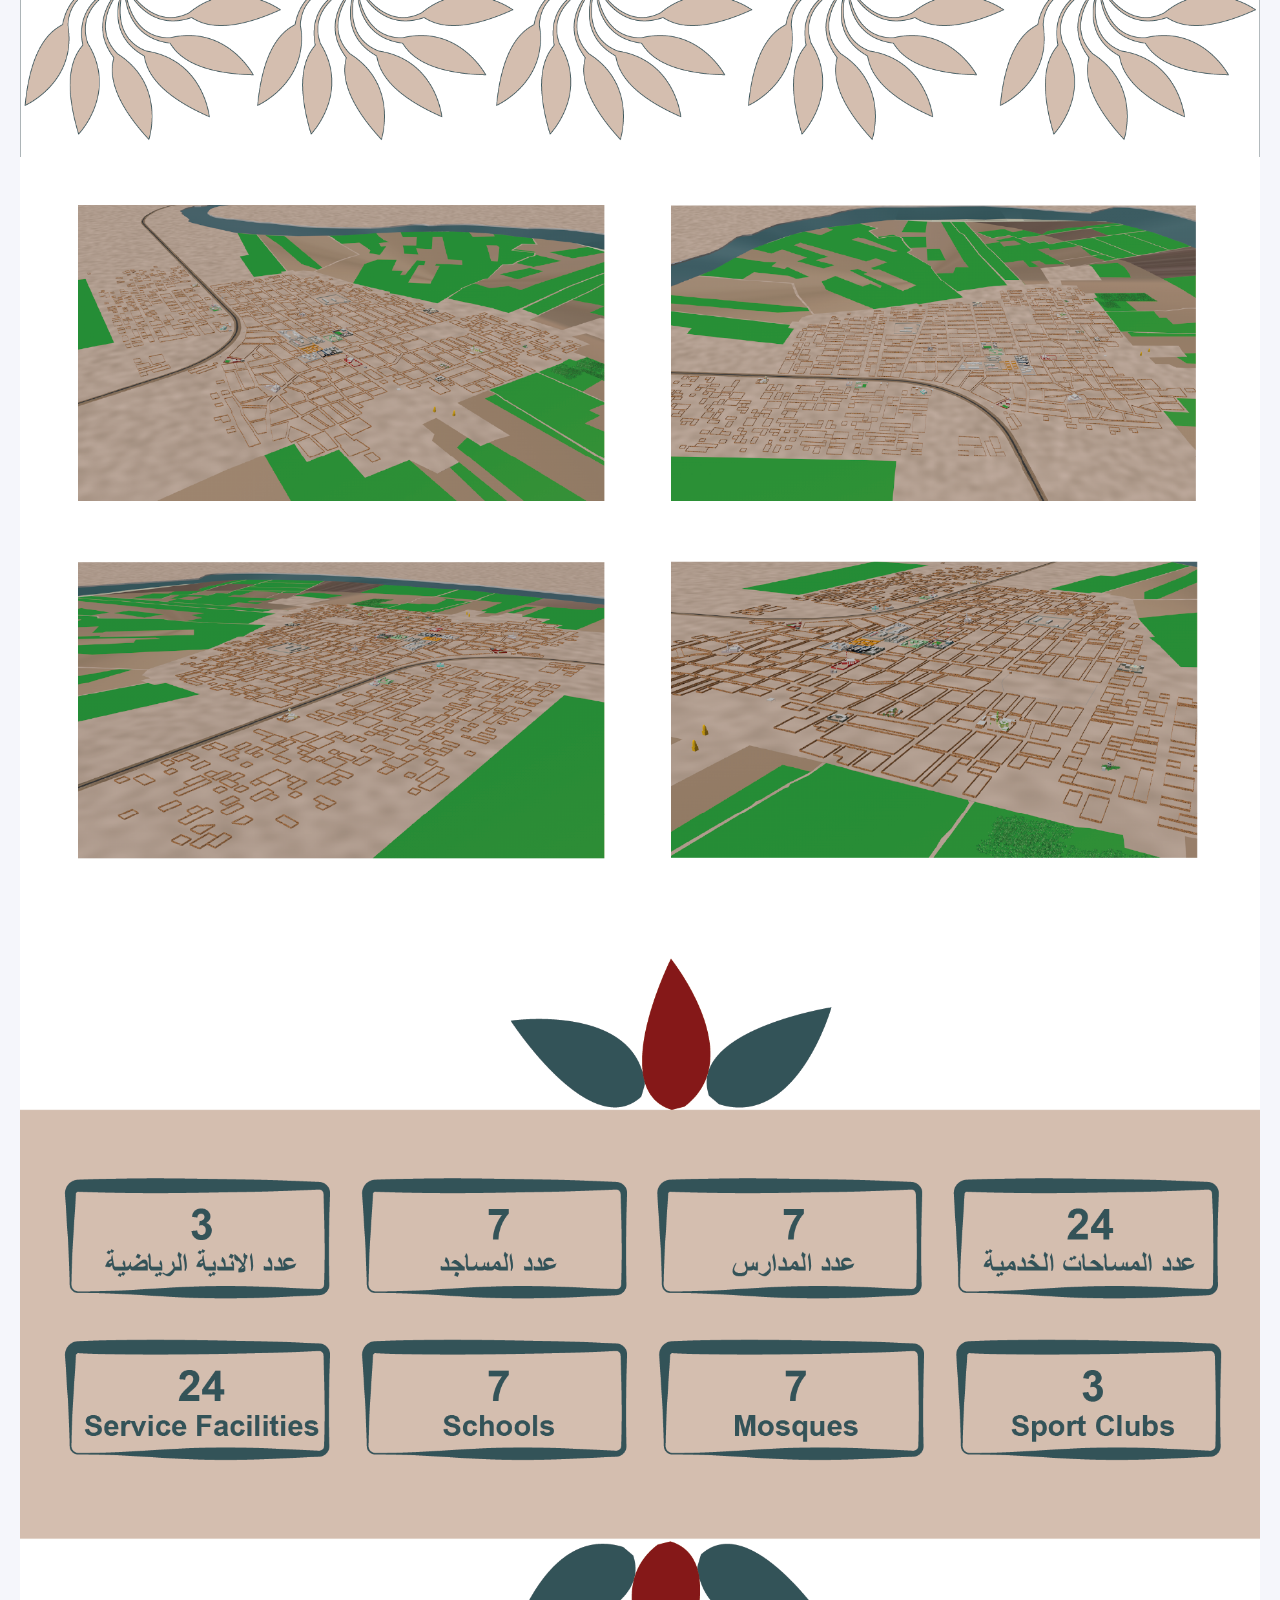
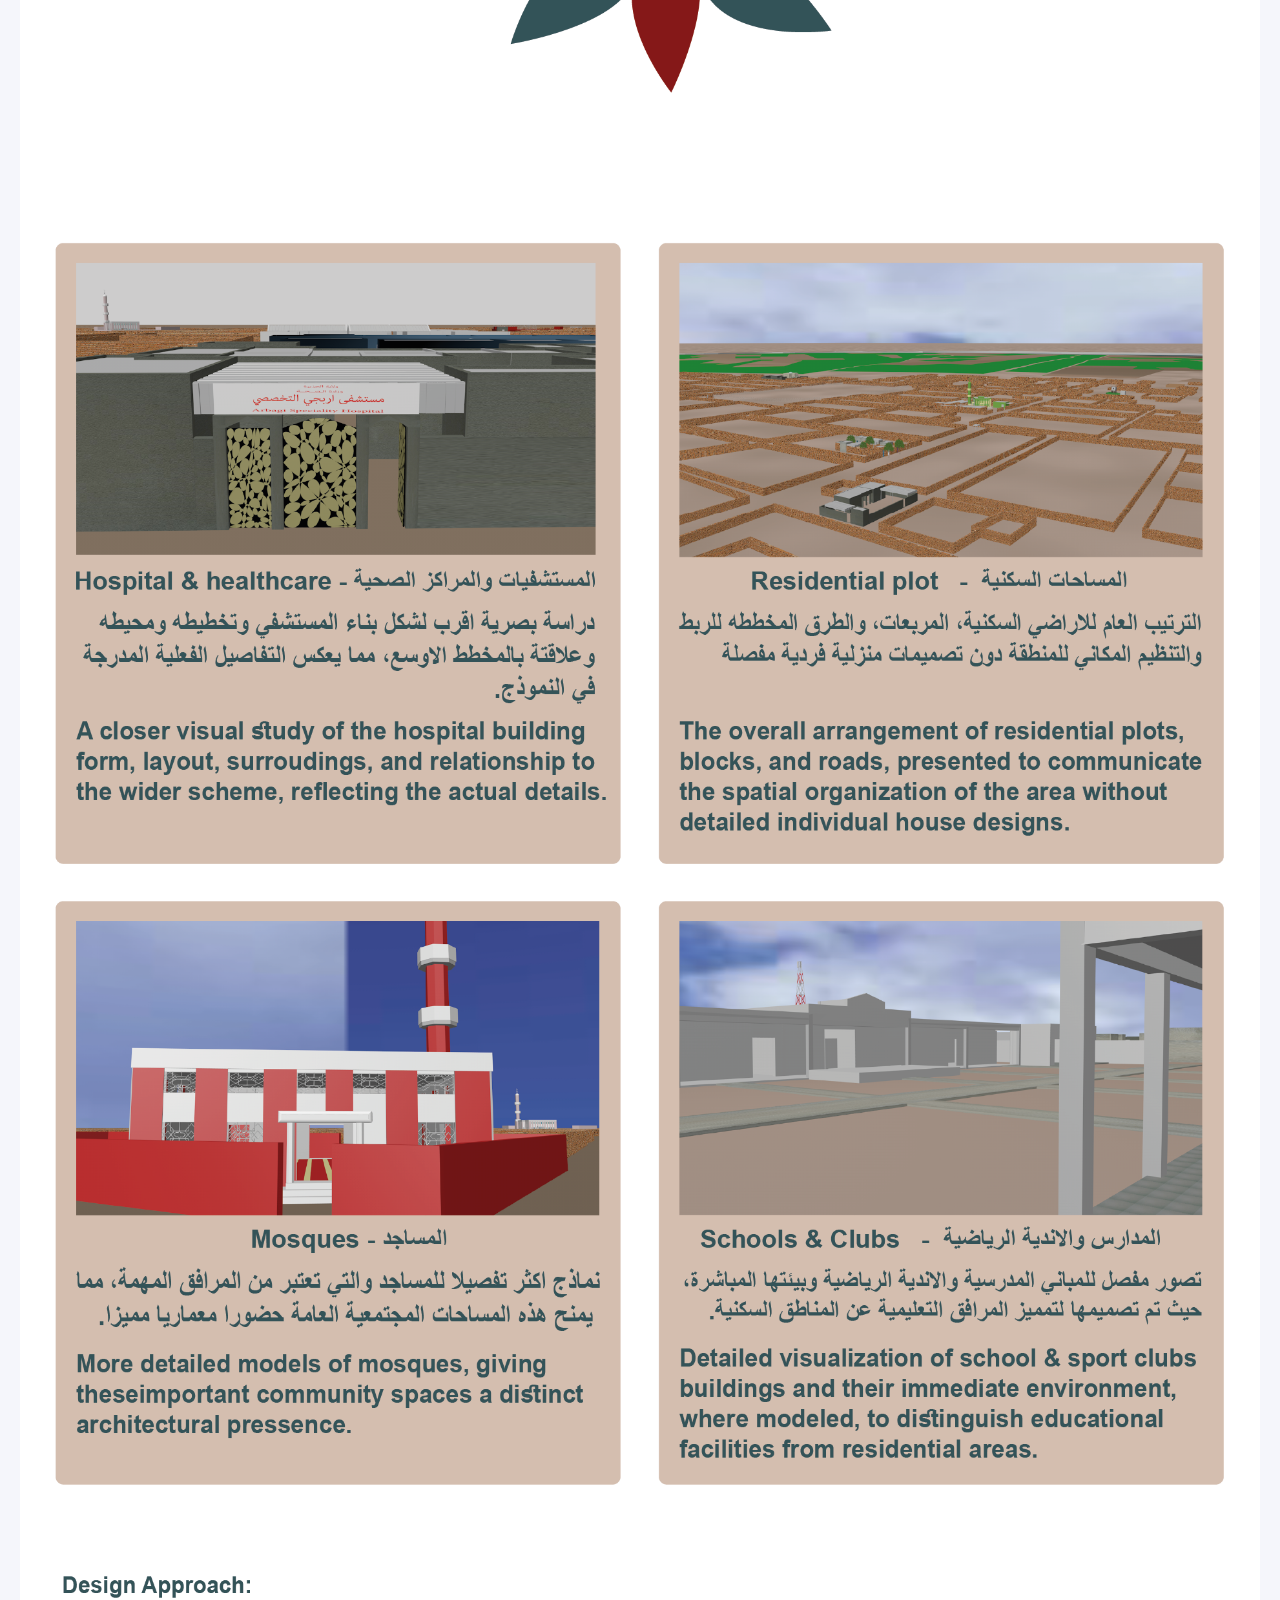
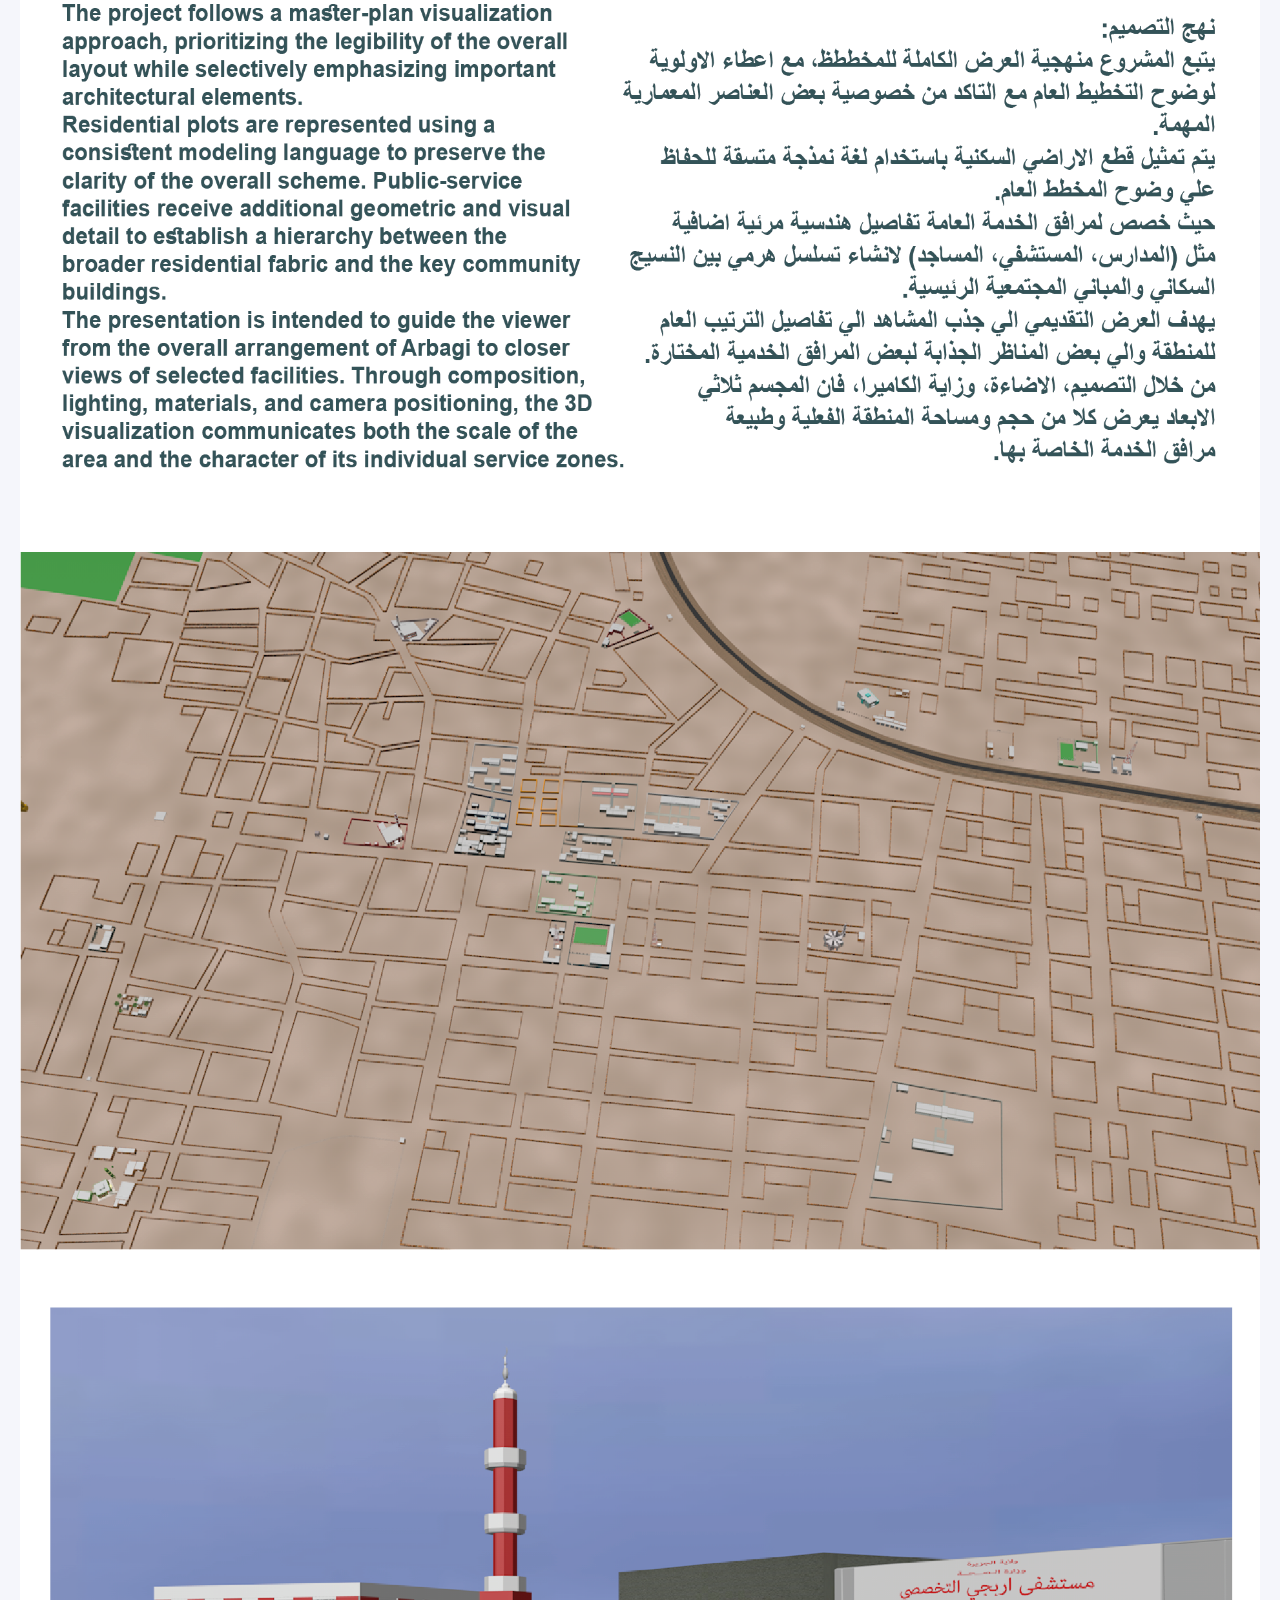
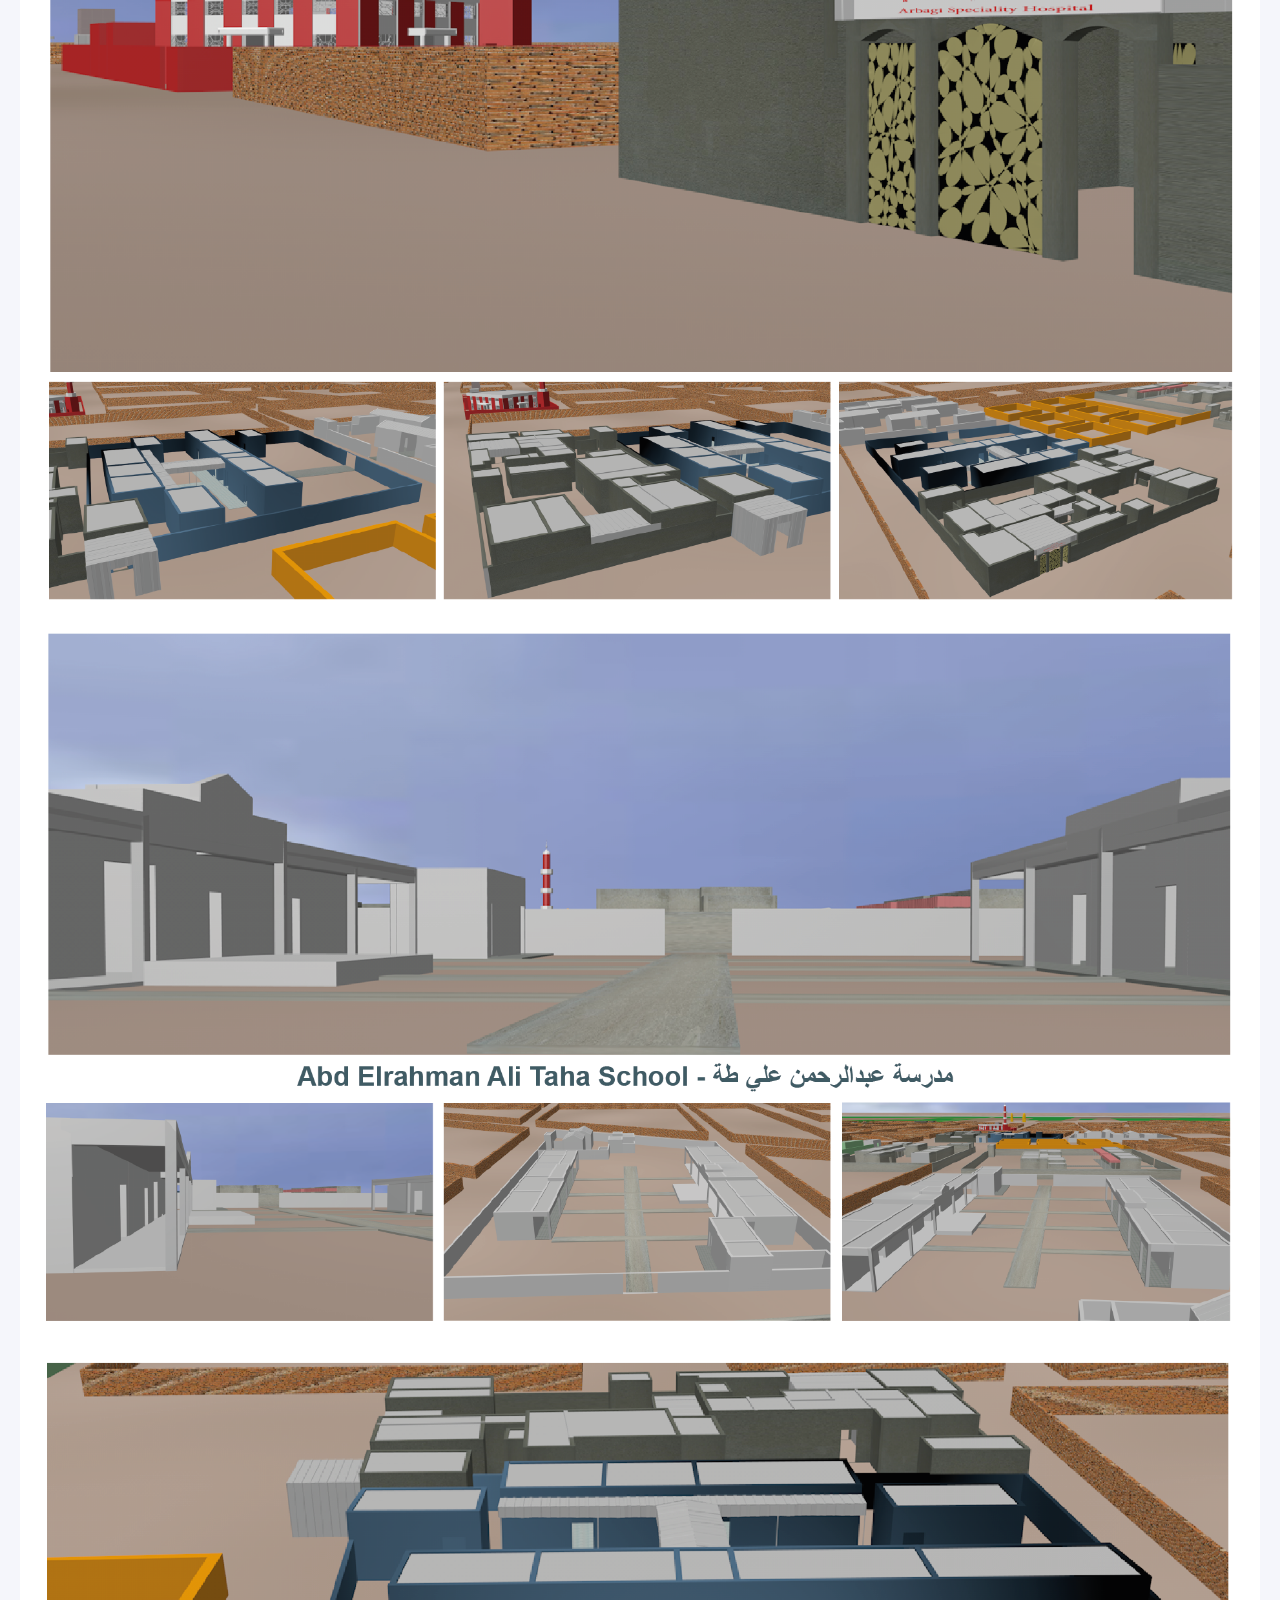
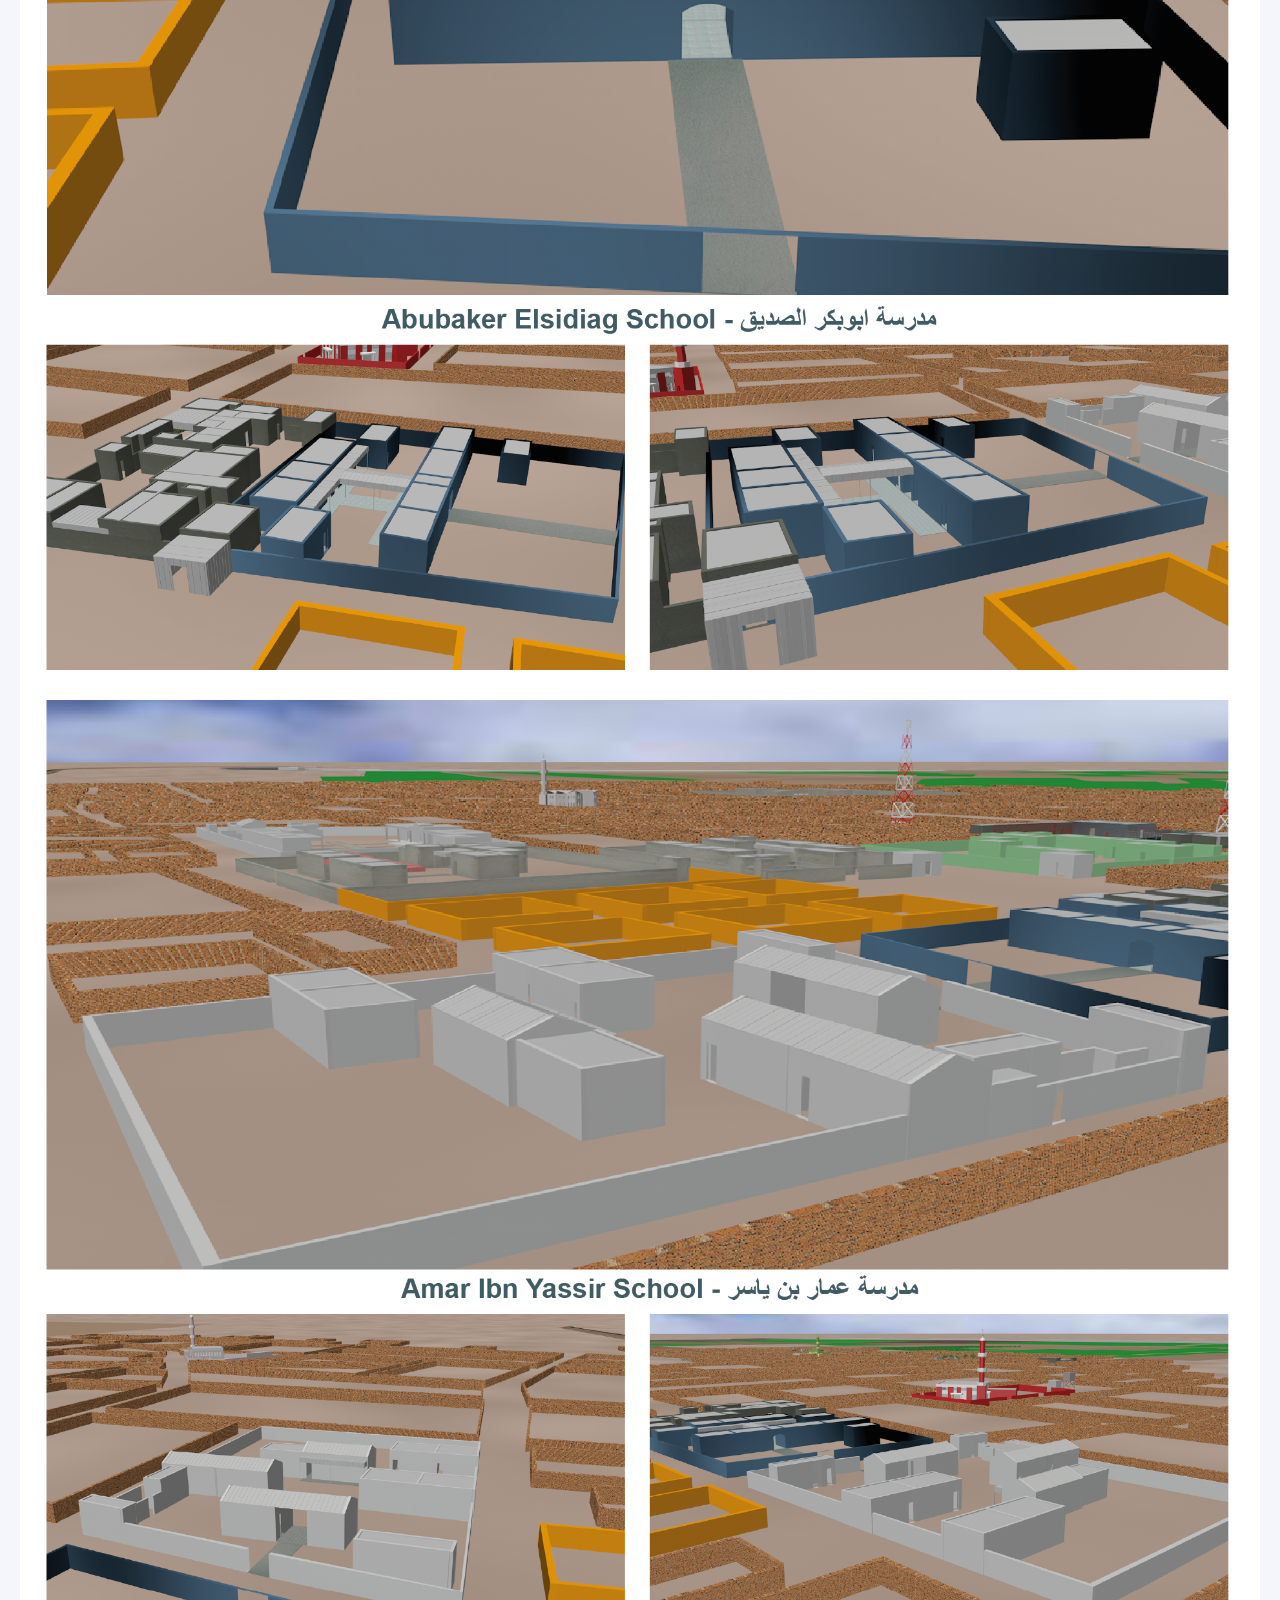
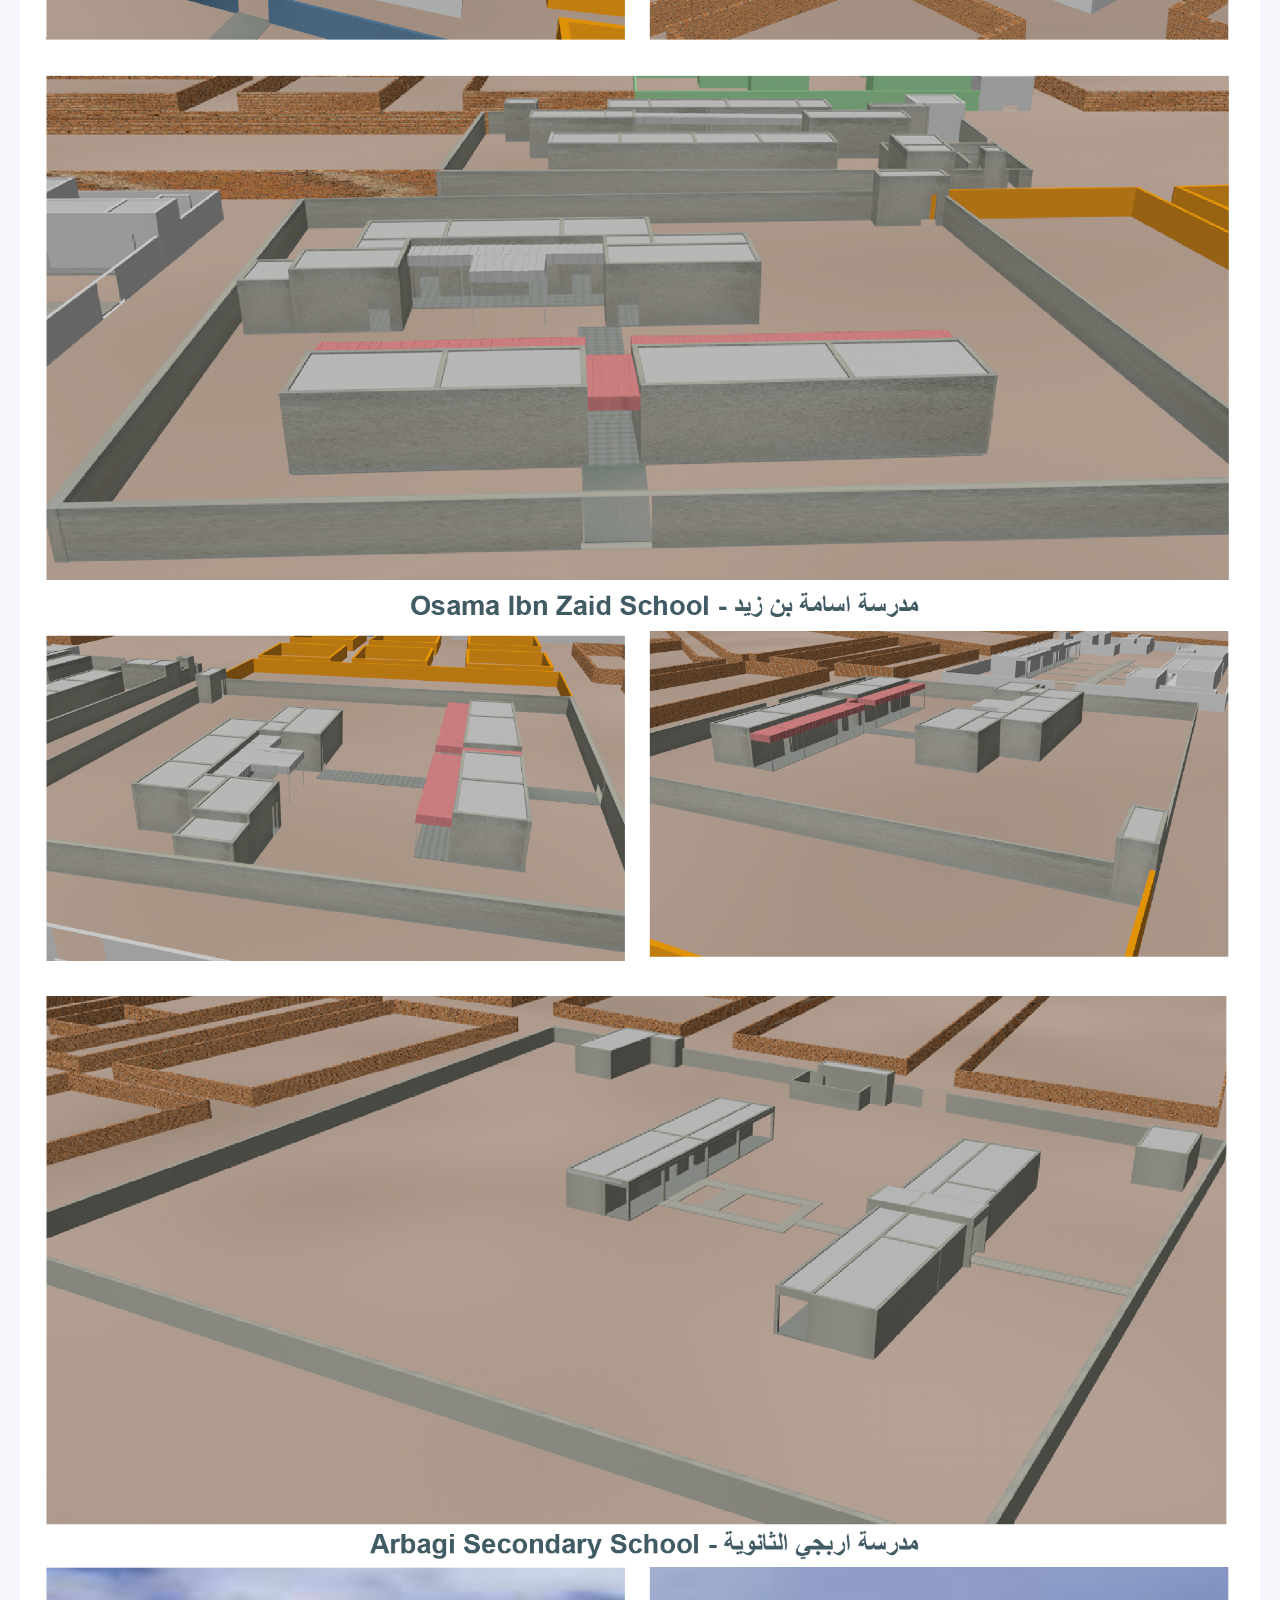
<file: projects/Arbagi-3D-Residential-Scheme/Arbagi-3D-Residential-Scheme.html>
<!DOCTYPE html>
<html lang="en">
<head>
    <meta charset="UTF-8">
    <meta name="viewport" content="width=device-width, initial-scale=1.0">
    <title>Arbagi 3D Residential Scheme</title>
    <link rel="stylesheet" href="style.css">

    <script>
    (function () {
    try {
      var saved = localStorage.getItem('theme');
      var prefersLight = window.matchMedia('(prefers-color-scheme: light)').matches;
      document.documentElement.setAttribute('data-theme', saved || (prefersLight ? 'light' : 'dark'));
    } catch (e) {}
  })();
    </script>

    

</head>

<body>

    <div class="progress-bar" id="progressBar"></div>
    
    <!-- ================= NAV ================= -->
    <header class="nav" id="nav">
  <div class="nav-inner">
    <a href="../index.html" class="logo" aria-label="Home">
      <span class="logo-mark">AD</span>
      <span>Abubaker<span class="grad-text">Azhari</span></span>
    </a>

    <div class="nav-right">
      <a href="../../ar.html#projects" class="nav-back">
        <svg viewBox="0 0 24 24" fill="none" stroke="currentColor" stroke-width="2" stroke-linecap="round" stroke-linejoin="round">
          <path d="M19 12H5M12 19l-7-7 7-7"/>
        </svg>
        <span>Back to portfolio - الملف الشخصي</span>
      </a>
      <button class="icon-btn" id="themeToggle" aria-label="Toggle color theme">
        <svg class="icon-sun" viewBox="0 0 24 24" fill="none" stroke="currentColor" stroke-width="2" stroke-linecap="round">
          <circle cx="12" cy="12" r="4"/>
          <path d="M12 2v2M12 20v2M4.93 4.93l1.41 1.41M17.66 17.66l1.41 1.41M2 12h2M20 12h2M6.34 17.66l-1.41 1.41M19.07 4.93l-1.41 1.41"/>
        </svg>
        <svg class="icon-moon" viewBox="0 0 24 24" fill="none" stroke="currentColor" stroke-width="2" stroke-linecap="round" stroke-linejoin="round">
          <path d="M21 12.79A9 9 0 1111.21 3 7 7 0 0021 12.79z"/>
        </svg>
      </button>
    </div>
  </div>
    </header>

    <main>

        <section class="project-hero">
            
        </section>

        <div class="root-layout">
        <!-- Live Vector UI Simulation -->
        <div class="main-layout">
            <section class="column1 simulation-panel1">
                <div class="image-cover">
                <img src="1-the01.png" alt="The Welcome screen">
                </div>
            </section>
        </div>

        <div class="main-layout">
            <section class="column1 simulation-panel1">
                <div class="image-cover">
                <img src="2-title.png" alt="The Welcome screen">
                </div>
            </section>
        </div>

        <div class="main-layout">
            <section class="column1 simulation-panel1">
                <div class="image-cover">
                <img src="3-view_about.png" alt="The Welcome screen">
                </div>
            </section>
        </div>

        <div class="main-layout">
            <section class="column1 simulation-panel1">
                <div class="image-cover">
                <img src="4-overview.png" alt="The Welcome screen">
                </div>
            </section>
        </div>

        <div class="main-layout">
            <section class="column1 simulation-panel1">
                <div class="image-cover">
                <img src="5-background.png" alt="The Welcome screen">
                </div>
            </section>
        </div>

        <div class="main-layout">
            <section class="column1 simulation-panel1">
                <div class="image-cover">
                <img src="6-chalenge.png" alt="The Welcome screen">
                </div>
            </section>
        </div>

        <div class="main-layout">
            <section class="column1 simulation-panel1">
                <div class="image-cover">
                <img src="7-view-2.png" alt="The Welcome screen">
                </div>
            </section>
        </div>

        <div class="main-layout">
            <section class="column1 simulation-panel1">
                <div class="image-cover">
                <img src="8-objective.png" alt="The Welcome screen">
                </div>
            </section>
        </div>


        <div class="main-layout">
            <section class="column1 simulation-panel1">
                <div class="image-cover">
                <img src="9-view-3.png" alt="The Welcome screen">
                </div>
            </section>
        </div>

        <div class="main-layout">
            <section class="column1 simulation-panel1">
                <div class="image-cover">
                <img src="10-count.png" alt="The Welcome screen">
                </div>
            </section>
        </div>

        <div class="main-layout">
            <section class="column1 simulation-panel1">
                <div class="image-cover">
                <img src="11-design-what.png" alt="The Welcome screen">
                </div>
            </section>
        </div>


        <div class="main-layout">
            <section class="column1 simulation-panel1">
                <div class="image-cover">
                <img src="12-design-approach.png" alt="The Welcome screen">
                </div>
            </section>
        </div>


        <div class="main-layout">
            <section class="column1 simulation-panel1">
                <div class="image-cover">
                <img src="13-view-4.png" alt="The Welcome screen">
                </div>
            </section>
        </div>


        <div class="main-layout">
            <section class="column1 simulation-panel1">
                <div class="image-cover">
                <img src="14-grid-1.png" alt="The Welcome screen">
                </div>
            </section>
        </div>

        <div class="main-layout">
            <section class="column1 simulation-panel1">
                <div class="image-cover">
                <img src="15-view-5.png" alt="The Welcome screen">
                </div>
            </section>
        </div>

        <div class="main-layout">
            <section class="column1 simulation-panel1">
                <div class="image-cover">
                <img src="16-grid-2.png" alt="The Welcome screen">
                </div>
            </section>
        </div>

        <div class="main-layout">
            <section class="column1 simulation-panel1">
                <div class="image-cover">
                <img src="17-grid-3.png" alt="The Welcome screen">
                </div>
            </section>
        </div>

        <div class="main-layout">
            <section class="column1 simulation-panel1">
                <div class="image-cover">
                <img src="18-tools.png" alt="The Welcome screen">
                </div>
            </section>
        </div>

        <div class="main-layout">
            <section class="column1 simulation-panel1">
                <div class="image-cover">
                <img src="19-footer.png" alt="The Welcome screen">
                </div>
            </section>
        </div>

        </div>

    </main>

    <!-- ================= FOOTER ================= -->
    <footer>
       <div class="container footer-inner">
        <p>© <span id="year"></span> THE01 By Abubaker Azhari. Built with ❤️ and vanilla JS.</p>
        <p><a href="../../ar.html#projects">← Back to portfolio - الملف الشخصي</a></p>
        </div>
    </footer>
    
    <!-- POP-UP OVERLAY WINDOW MODULE (MODAL) -->
    <div class="modal-overlay" id="modalOverlay">
        <div class="modal-window">
            <div class="modal-header">
                <h3 id="modalTitle">Land Information</h3>
                <span class="close-btn" id="closeBtn">&times;</span>
            </div>
            <div class="modal-body">
                <p><strong>Block Number:</strong> <span id="popBlock"></span></p>
                <p><strong>Land Number:</strong> <span id="popNo"></span></p>
                <p><strong>Area Size:</strong> <span id="popArea"></span> sq. ft.</p>
                <p><strong>Type Category:</strong> <span id="popType"></span></p>
                <p><strong>Metre Price:</strong> $<span id="popPrice"></span></p>
                <p><strong>Land Status:</strong> <span id="popStatus"></span></p>
            </div>
            <div class="modal-footer">
                <button class="btn btn-reserve" id="btnReserve">Reserve</button>
                <button class="btn btn-buy" id="btnPurchase">Purchase</button>
            </div>
        </div>
    </div>

    <!-- Move script to bottom to guarantee DOM is fully interactive -->
    <script src="script.js"></script>

    
    <script>
(function () {
  const root = document.documentElement;
  document.getElementById('themeToggle').addEventListener('click', () => {
    const next = root.getAttribute('data-theme') === 'dark' ? 'light' : 'dark';
    root.setAttribute('data-theme', next);
    try { localStorage.setItem('theme', next); } catch (e) {}
  });

  const el = document.getElementById('typed');
  const roles = [
    'مطور تطبيقات سطح المكتب',
    'مطور تطبيقات اندرويد',
    'محلل بيانات',
    'مصمم ثلاثي الابعاد',
    'محاسب',
    'متعدد المهام',
    'مهارات تنظيمية',
    'حل المشكلات'
  ];

  let roleIndex = 0, charIndex = 0, deleting = false;
  const TYPE_SPEED = 65, DELETE_SPEED = 32, HOLD_TIME = 1500;
  function tick() {
    const current = roles[roleIndex];
    if (!deleting) {
      el.textContent = current.slice(0, ++charIndex);
      if (charIndex === current.length) { deleting = true; return setTimeout(tick, HOLD_TIME); }
      return setTimeout(tick, TYPE_SPEED);
    }
    el.textContent = current.slice(0, --charIndex);
    if (charIndex === 0) { deleting = false; roleIndex = (roleIndex + 1) % roles.length; return setTimeout(tick, 320); }
    setTimeout(tick, DELETE_SPEED);
  }
  if (el) setTimeout(tick, 500);
})();

(function () {
  const nav = document.getElementById('nav');
  const navLinks = document.getElementById('navLinks');
  const navToggle = document.getElementById('navToggle');
  const links = navLinks.querySelectorAll('a');
  const onScroll = () => nav.classList.toggle('scrolled', window.scrollY > 20);
  window.addEventListener('scroll', onScroll, { passive: true });
  onScroll();
  navToggle.addEventListener('click', () => {
    const open = navLinks.classList.toggle('open');
    navToggle.setAttribute('aria-expanded', String(open));
  });
  links.forEach(l => l.addEventListener('click', () => {
    navLinks.classList.remove('open');
    navToggle.setAttribute('aria-expanded', 'false');
  }));
  const sections = document.querySelectorAll('main section[id]');
  const setActive = id => links.forEach(l => l.classList.toggle('active', l.getAttribute('href') === '#' + id));
  new IntersectionObserver(entries => {
    entries.forEach(e => { if (e.isIntersecting) setActive(e.target.id); });
  }, { rootMargin: '-45% 0px -50% 0px' }).observe || sections.forEach(s => {});
  const obs = new IntersectionObserver(entries => {
    entries.forEach(e => { if (e.isIntersecting) setActive(e.target.id); });
  }, { rootMargin: '-45% 0px -50% 0px' });
  sections.forEach(s => obs.observe(s));
})();

(function () {
  const bar = document.getElementById('progressBar');
  const toTop = document.getElementById('toTop');
  function update() {
    const st = window.scrollY;
    const h = document.documentElement.scrollHeight - window.innerHeight;
    bar.style.width = (h > 0 ? (st / h) * 100 : 0) + '%';
    toTop.classList.toggle('show', st > 500);
  }
  window.addEventListener('scroll', update, { passive: true });
  window.addEventListener('resize', update);
  update();
  toTop.addEventListener('click', () => window.scrollTo({ top: 0, behavior: 'smooth' }));
})();

(function () {
  const items = document.querySelectorAll('.reveal');
  if (!('IntersectionObserver' in window)) { items.forEach(el => el.classList.add('visible')); return; }
  const obs = new IntersectionObserver((entries, o) => {
    entries.forEach((e, i) => {
      if (!e.isIntersecting) return;
      setTimeout(() => e.target.classList.add('visible'), i * 70);
      o.unobserve(e.target);
    });
  }, { threshold: 0.12, rootMargin: '0px 0px -60px 0px' });
  items.forEach(el => obs.observe(el));
})();

(function () {
  const counters = document.querySelectorAll('.stat-num');
  const animate = el => {
    const target = parseInt(el.dataset.count, 10);
    const duration = 1400;
    const start = performance.now();
    function step(now) {
      const p = Math.min((now - start) / duration, 1);
      const eased = p === 1 ? 1 : 1 - Math.pow(2, -10 * p);
      el.textContent = Math.floor(eased * target).toLocaleString('en-US');
      if (p < 1) requestAnimationFrame(step);
      else el.textContent = target.toLocaleString('en-US') + (target >= 1000 ? '+' : '');
    }
    requestAnimationFrame(step);
  };
  const obs = new IntersectionObserver((entries, o) => {
    entries.forEach(e => { if (e.isIntersecting) { animate(e.target); o.unobserve(e.target); } });
  }, { threshold: 0.5 });
  counters.forEach(c => obs.observe(c));
})();

(function () {
  const buttons = document.querySelectorAll('.filter-btn');
  const cards = document.querySelectorAll('.project-card');
  buttons.forEach(btn => {
    btn.addEventListener('click', () => {
      buttons.forEach(b => b.classList.remove('active'));
      btn.classList.add('active');
      const filter = btn.dataset.filter;
      cards.forEach((card, i) => {
        const match = filter === 'all' || card.dataset.category.split(' ').includes(filter);
        card.classList.toggle('hide', !match);
        if (match) {
          card.style.animation = 'none';
          void card.offsetWidth;
          card.style.animation = `cardIn .5s var(--ease) ${i * 45}ms backwards`;
        }
      });
    });
  });
})();

(function () {
  const form = document.getElementById('contactForm');
  if (!form) return;
  const EMAIL = 'hello@example.com';
  form.addEventListener('submit', e => {
    e.preventDefault();
    const name = form.name.value.trim();
    const email = form.email.value.trim();
    const message = form.message.value.trim();
    if (!name || !email || !message) { alert('يرجى ملء جميع الحقول.'); return; }
    const subject = encodeURIComponent(`رسالة من ${name}`);
    const body = encodeURIComponent(`الاسم: ${name}\nالبريد: ${email}\n\n${message}`);
    window.location.href = `mailto:${EMAIL}?subject=${subject}&body=${body}`;
    form.reset();
  });
})();

document.getElementById('year').textContent = new Date().getFullYear();

document.querySelectorAll('a[href^="#"]').forEach(anchor => {
  anchor.addEventListener('click', function (e) {
    const id = this.getAttribute('href');
    if (id === '#' || id.length < 2) return;
    const target = document.querySelector(id);
    if (!target) return;
    e.preventDefault();
    const top = target.getBoundingClientRect().top + window.scrollY - 84;
    window.scrollTo({ top, behavior: 'smooth' });
  });
});
</script>

</body>
</html>
</file>
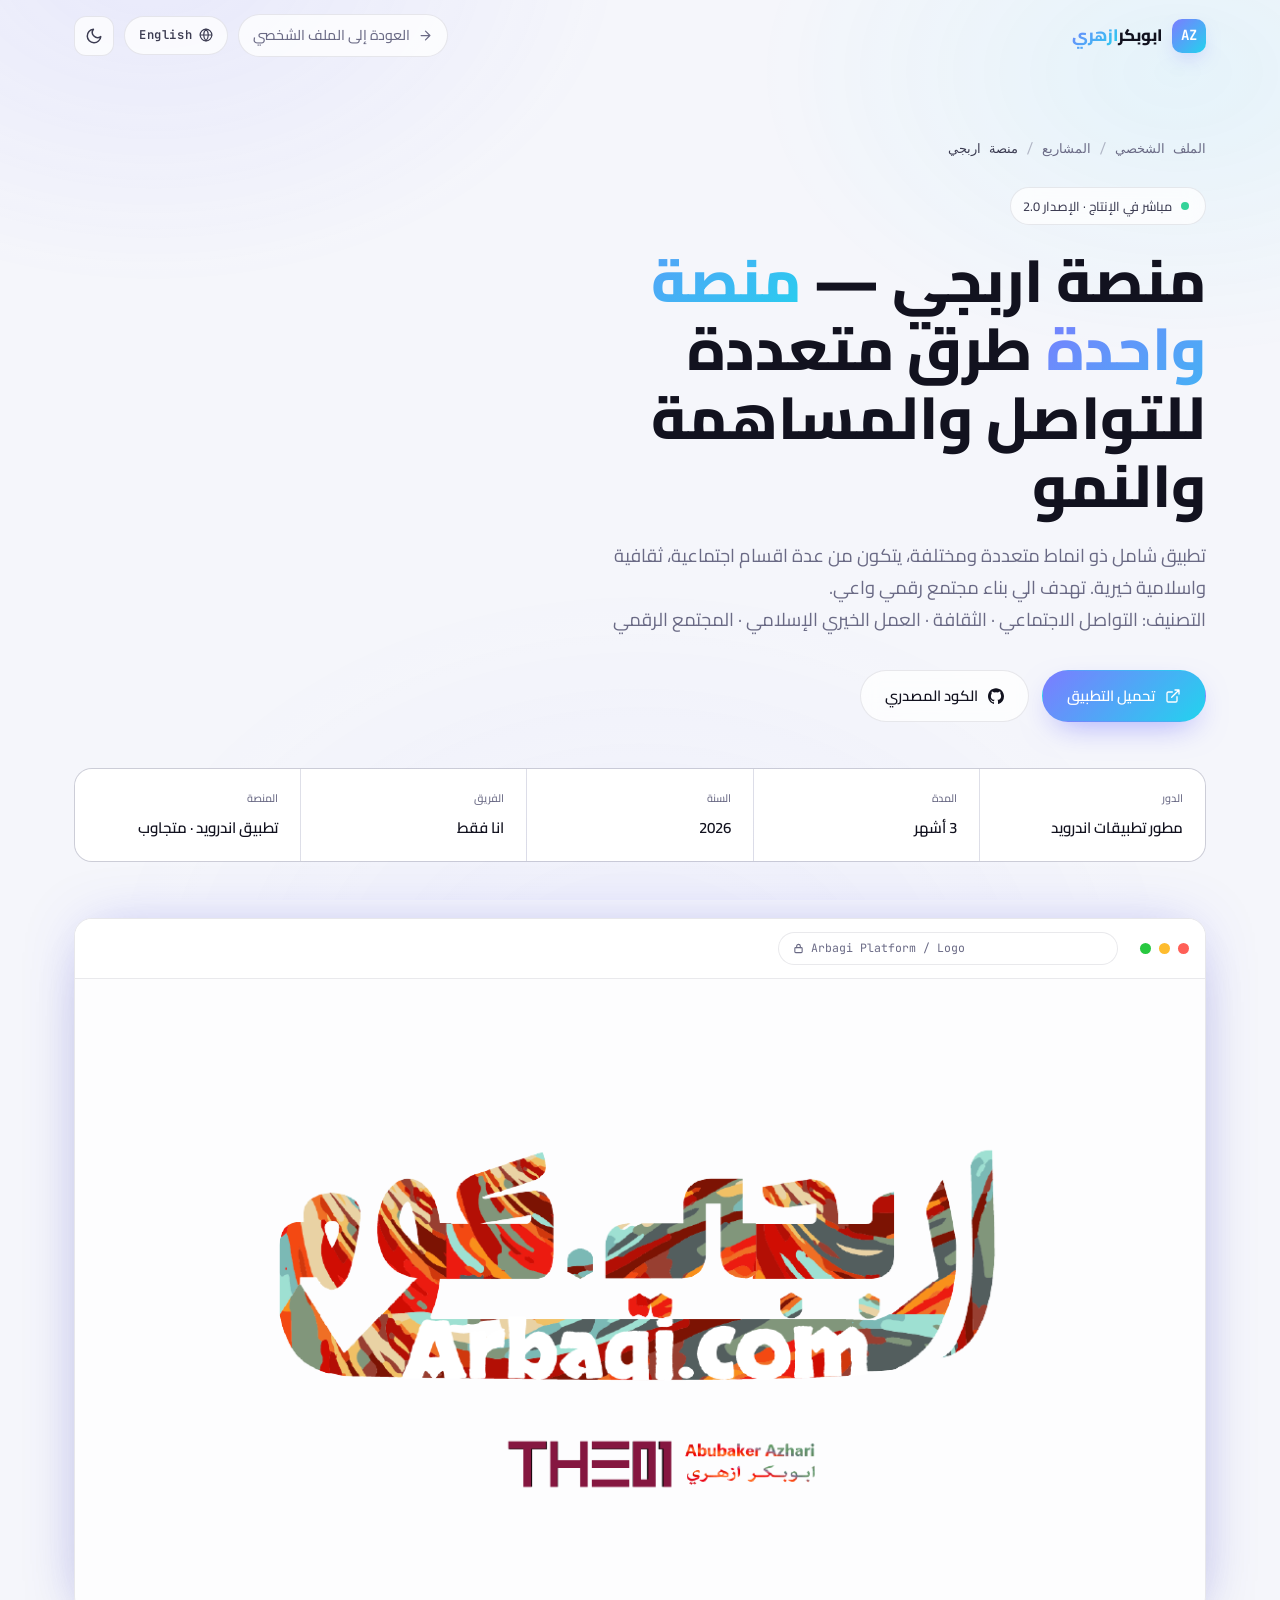
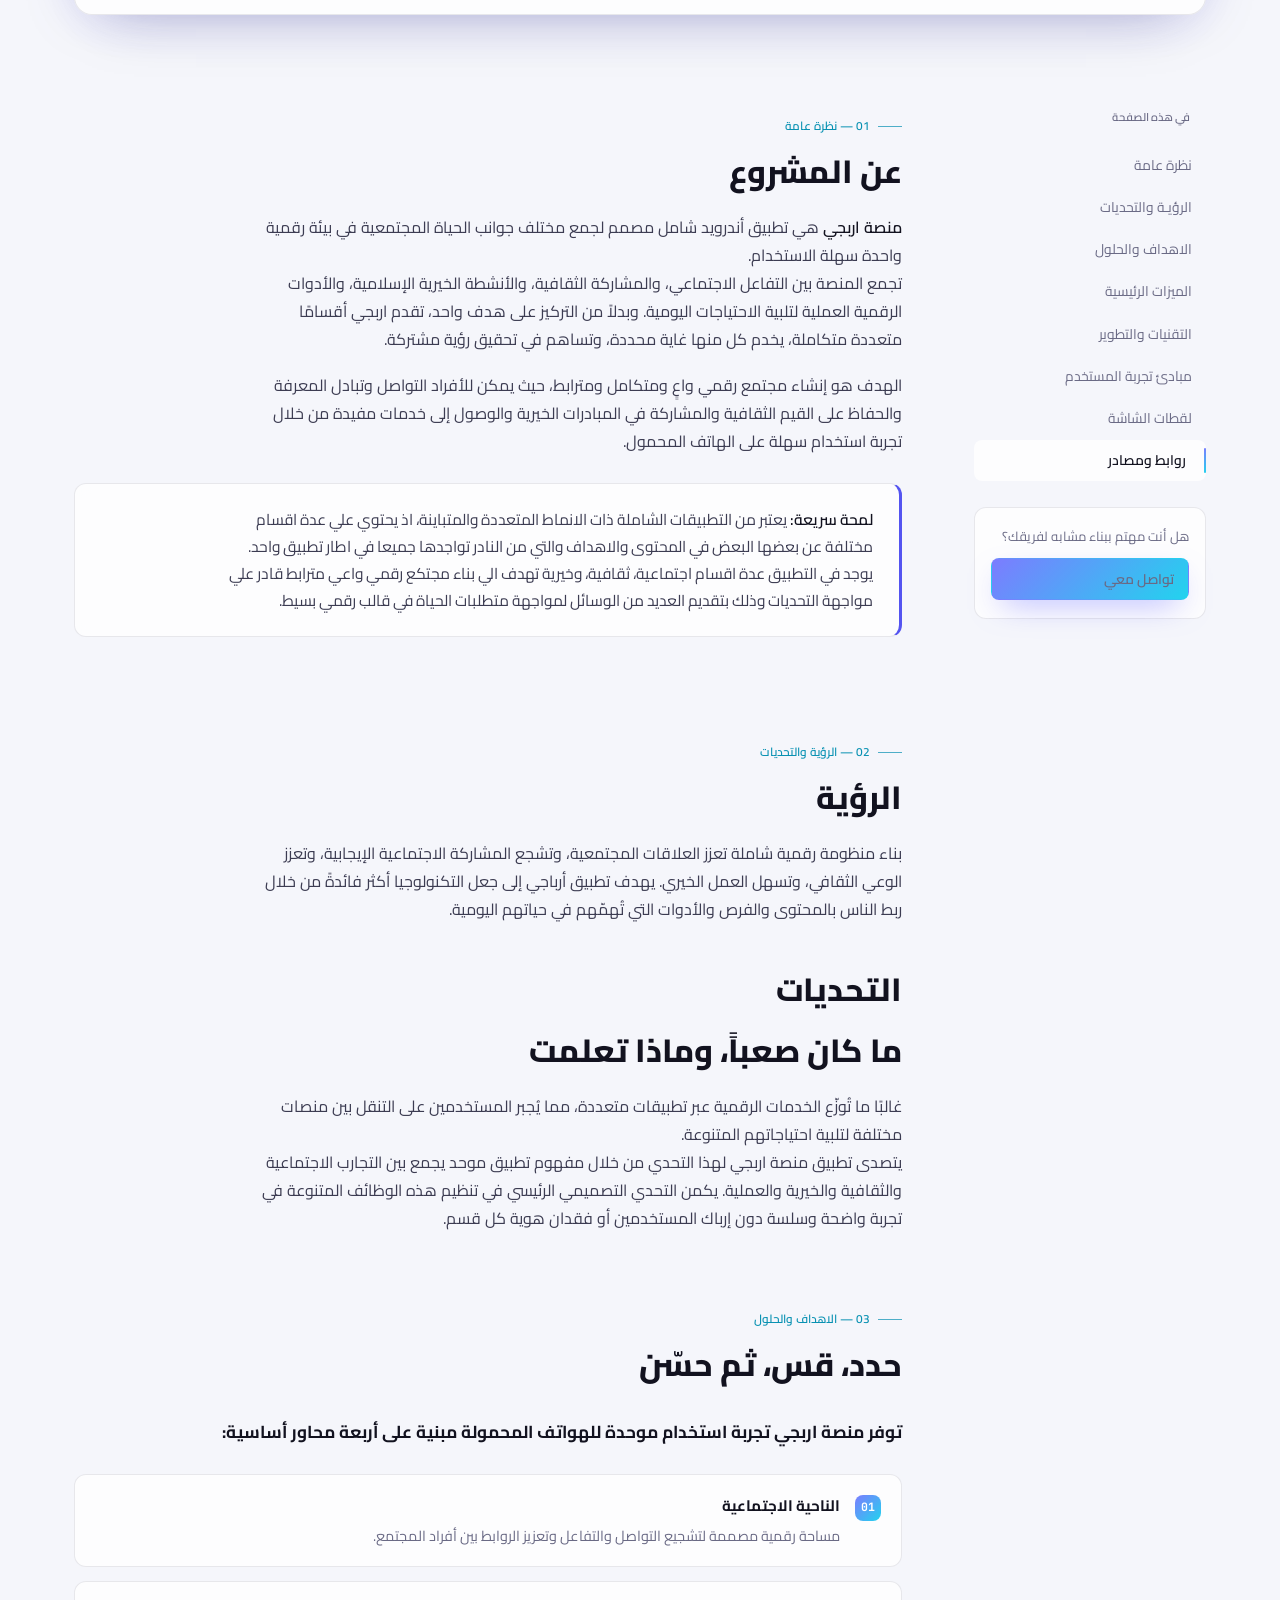
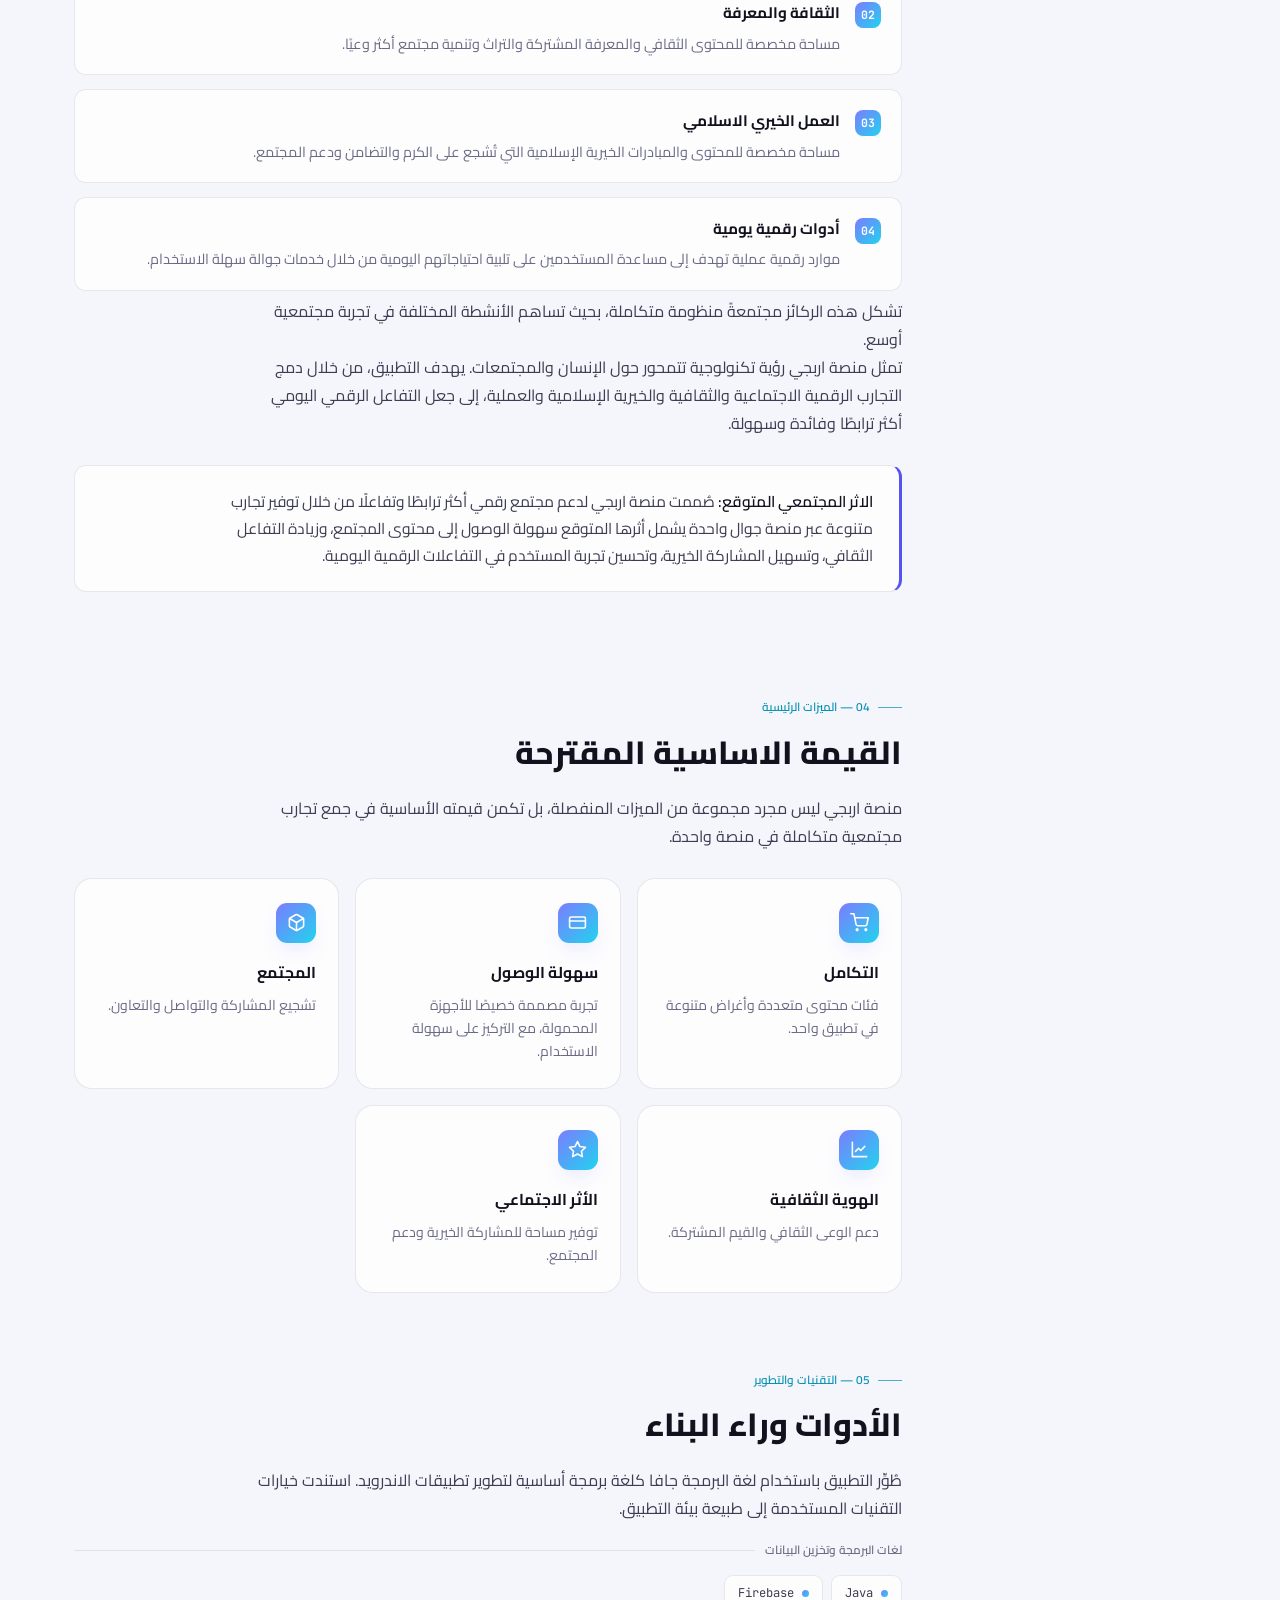
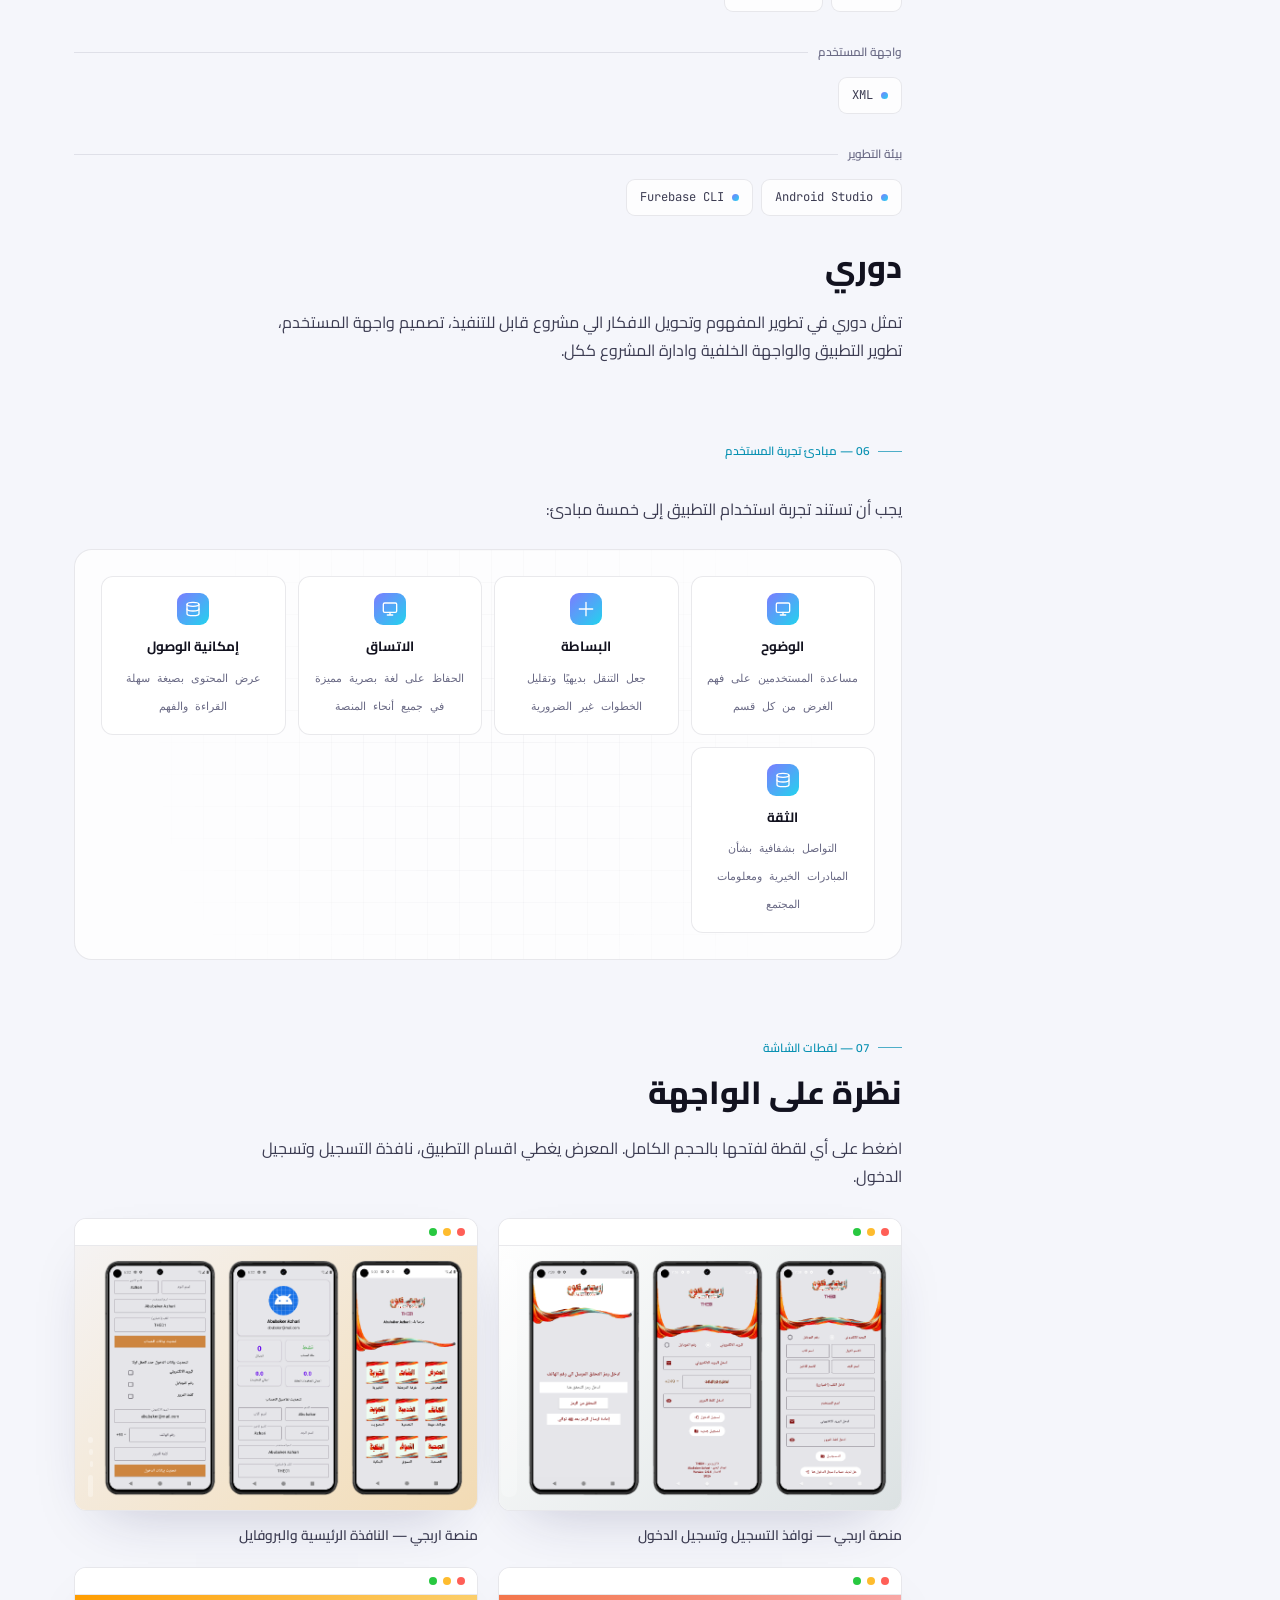
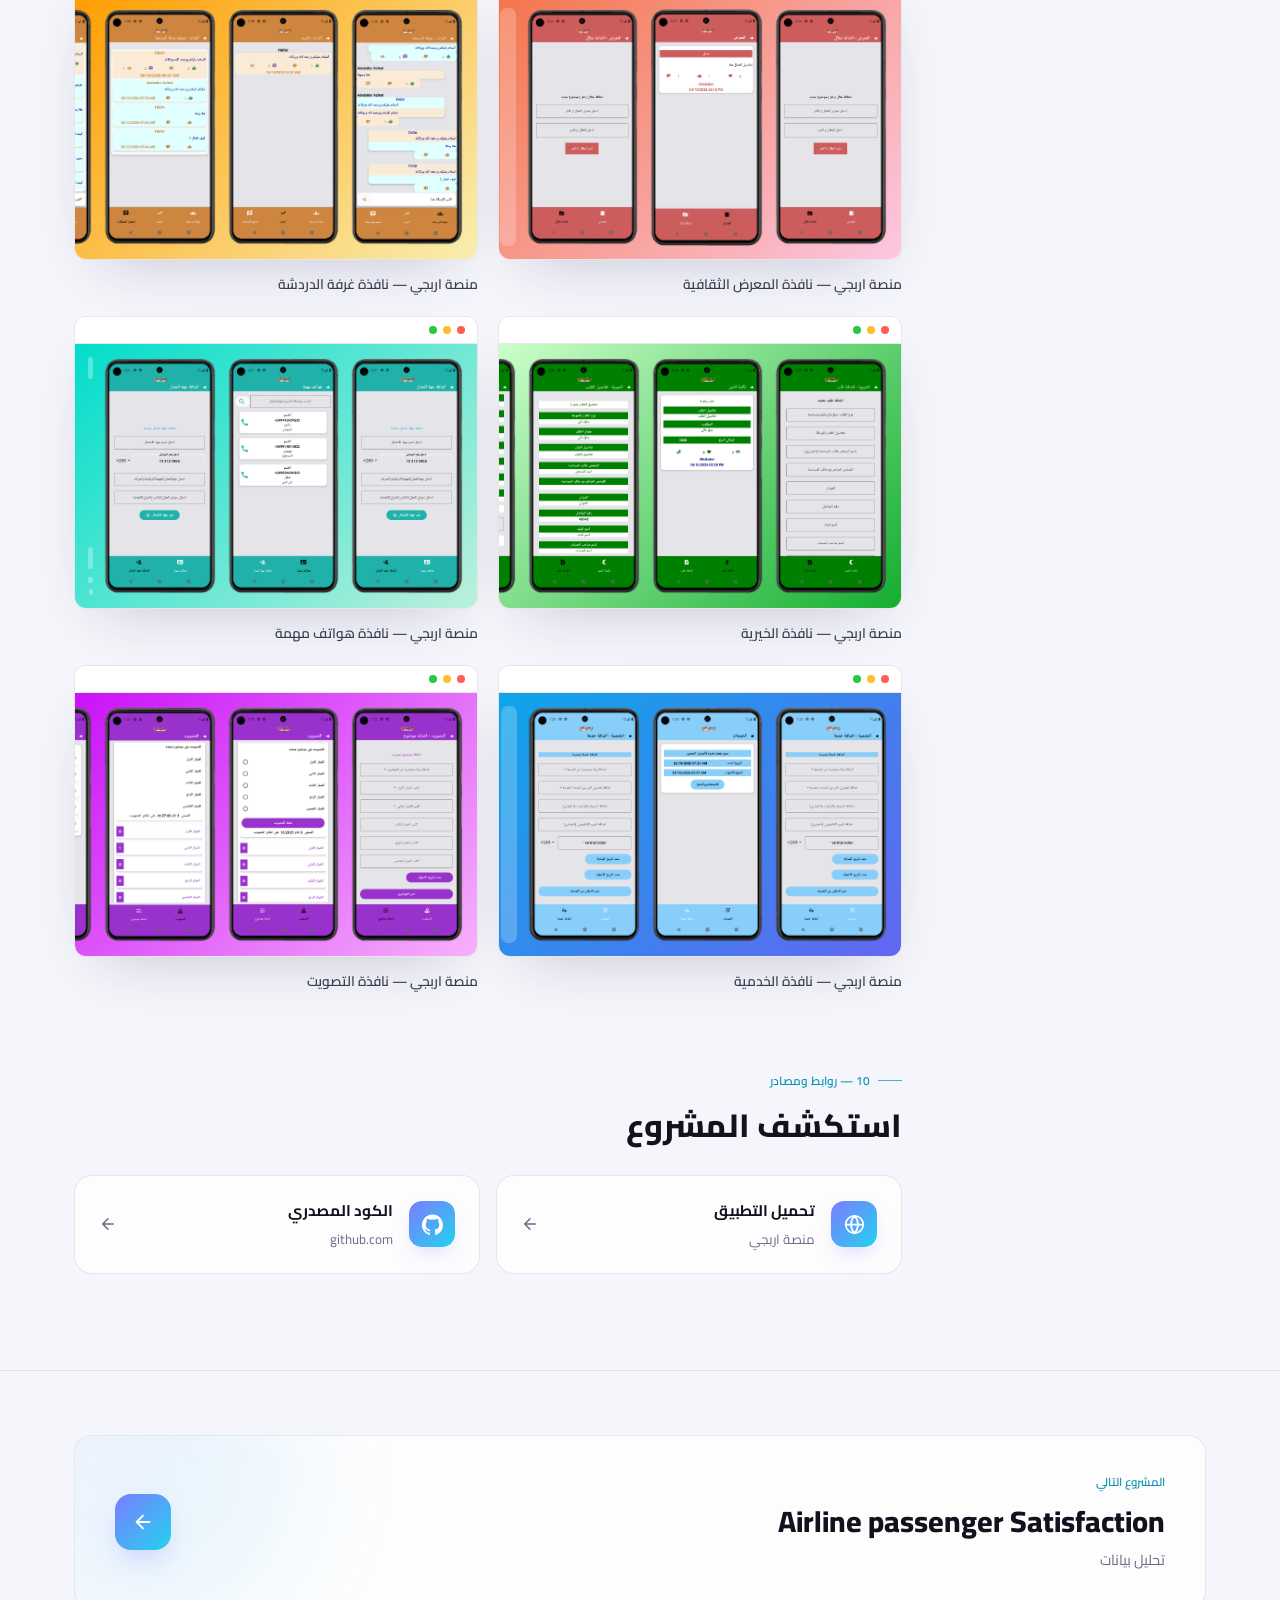
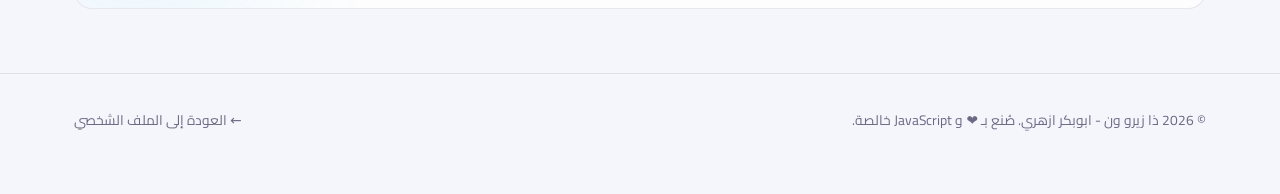
<file: projects/Arbagi-Platfrom/ar-Arbagi-Platform.html>
<!DOCTYPE html>
<html lang="ar" dir="rtl" data-theme="dark">
<head>
<meta charset="UTF-8" />
<meta name="viewport" content="width=device-width, initial-scale=1.0" />
<title>Arbagi Platform — دراسة حالة | ابوبكر ازهري</title>
<meta name="description" content="دراسة حالة: Arbagi Platform — تطبيق اندرويد مبني بـ Java، XML و Firebase." />
<link rel="preconnect" href="https://fonts.googleapis.com" />
<link rel="preconnect" href="https://fonts.gstatic.com" crossorigin />
<link href="https://fonts.googleapis.com/css2?family=Cairo:wght@400;500;600;700;800&family=JetBrains+Mono:wght@400;500&display=swap" rel="stylesheet" />
<script>
  (function () {
    try {
      var saved = localStorage.getItem('theme');
      var prefersLight = window.matchMedia('(prefers-color-scheme: light)').matches;
      document.documentElement.setAttribute('data-theme', saved || (prefersLight ? 'light' : 'dark'));
    } catch (e) {}
  })();
</script>
<style>
:root {
  --bg: #08080d; --bg-soft: #0e0e18;
  --surface: rgba(255,255,255,0.035); --surface-2: rgba(255,255,255,0.07);
  --border: rgba(255,255,255,0.09); --border-strong: rgba(255,255,255,0.16);
  --text: #e9e9f2; --text-soft: #b6b6c8; --muted: #8b8ba3;
  --accent: #7c7cff; --accent-2: #22d3ee;
  --grad: linear-gradient(135deg, #7c7cff 0%, #22d3ee 100%);
  --grad-soft: linear-gradient(135deg, rgba(124,124,255,.16), rgba(34,211,238,.16));
  --shadow: 0 24px 60px -28px rgba(0,0,0,.9);
  --shadow-glow: 0 0 60px -12px rgba(124,124,255,.45);
  --radius: 18px; --radius-sm: 12px; --nav-h: 72px; --max: 1180px;
  --ease: cubic-bezier(0.22, 1, 0.36, 1);
}
[data-theme="light"] {
  --bg: #f5f6fb; --bg-soft: #ffffff;
  --surface: rgba(255,255,255,.75); --surface-2: #ffffff;
  --border: rgba(18,18,45,.09); --border-strong: rgba(18,18,45,.18);
  --text: #12121f; --text-soft: #3c3c52; --muted: #6a6a85;
  --accent: #5454f0; --accent-2: #0891b2;
  --shadow: 0 24px 60px -30px rgba(30,30,80,.28);
  --shadow-glow: 0 0 60px -14px rgba(84,84,240,.35);
}
*, *::before, *::after { box-sizing: border-box; margin: 0; padding: 0; }
html { scroll-behavior: smooth; scroll-padding-top: calc(var(--nav-h) + 24px); -webkit-text-size-adjust: 100%; }
body { font-family: 'Cairo', system-ui, sans-serif; background: var(--bg); color: var(--text); line-height: 1.75; font-size: 16px; overflow-x: hidden; transition: background .4s var(--ease), color .4s var(--ease); -webkit-font-smoothing: antialiased; }
body::before { content: ''; position: fixed; inset: 0; pointer-events: none; z-index: 0; background: radial-gradient(680px 480px at 12% -5%, rgba(124,124,255,.16), transparent 70%), radial-gradient(620px 420px at 92% 8%, rgba(34,211,238,.11), transparent 70%), radial-gradient(800px 600px at 50% 110%, rgba(124,124,255,.09), transparent 70%); }
[data-theme="light"] body::before { opacity: .65; }
img, svg { display: block; max-width: 100%; }
a { color: inherit; text-decoration: none; }
button { background: none; border: none; cursor: pointer; font: inherit; color: inherit; }
ul { list-style: none; }
::selection { background: var(--accent); color: #fff; }
::-webkit-scrollbar { width: 10px; }
::-webkit-scrollbar-track { background: var(--bg); }
::-webkit-scrollbar-thumb { background: var(--border-strong); border-radius: 10px; border: 2px solid var(--bg); }

.container { width: 100%; max-width: var(--max); margin-inline: auto; padding-inline: 24px; position: relative; z-index: 1; }
.grad-text { background: var(--grad); -webkit-background-clip: text; background-clip: text; color: transparent; }
.eyebrow { display: inline-flex; align-items: center; gap: 8px; font-size: .74rem; color: var(--accent-2); margin-bottom: 14px; font-weight: 600; }
.eyebrow::before { content: ''; width: 24px; height: 1px; background: var(--accent-2); opacity: .7; }

.btn { display: inline-flex; align-items: center; justify-content: center; gap: 10px; padding: 12px 24px; border-radius: 100px; font-weight: 600; font-size: .92rem; transition: transform .28s var(--ease), box-shadow .28s var(--ease), background .28s var(--ease), border-color .28s var(--ease); white-space: nowrap; cursor: pointer; border: 1px solid transparent; font-family: 'Cairo', sans-serif; }
.btn:active { transform: translateY(0) scale(.98); }
.btn svg { width: 16px; height: 16px; }
.btn-primary { background: var(--grad); color: #fff; box-shadow: 0 12px 32px -12px rgba(124,124,255,.75); }
.btn-primary:hover { transform: translateY(-3px); box-shadow: 0 20px 44px -14px rgba(124,124,255,.85); }
.btn-ghost { background: var(--surface); border-color: var(--border); color: var(--text); backdrop-filter: blur(10px); }
.btn-ghost:hover { transform: translateY(-3px); border-color: var(--border-strong); background: var(--surface-2); }
.btn-sm { padding: 9px 18px; font-size: .85rem; }

.progress-bar { position: fixed; top: 0; left: 0; height: 3px; width: 0%; background: var(--grad); z-index: 300; transition: width .1s linear; box-shadow: 0 0 12px rgba(124,124,255,.8); }
.nav { position: fixed; top: 0; left: 0; right: 0; height: var(--nav-h); z-index: 200; display: flex; align-items: center; transition: background .35s var(--ease), border-color .35s var(--ease), backdrop-filter .35s var(--ease); border-bottom: 1px solid transparent; }
.nav.scrolled { background: color-mix(in srgb, var(--bg) 78%, transparent); backdrop-filter: blur(16px) saturate(160%); -webkit-backdrop-filter: blur(16px) saturate(160%); border-bottom-color: var(--border); }
.nav-inner { width: 100%; max-width: var(--max); margin-inline: auto; padding-inline: 24px; display: flex; align-items: center; justify-content: space-between; gap: 20px; }
.logo { display: inline-flex; align-items: center; gap: 10px; font-weight: 800; font-size: 1.04rem; }
.logo-mark { width: 34px; height: 34px; border-radius: 10px; background: var(--grad); display: grid; place-items: center; color: #fff; font-family: 'JetBrains Mono', monospace; font-size: .88rem; font-weight: 700; box-shadow: 0 8px 22px -10px rgba(124,124,255,.9); }
.nav-right { display: flex; align-items: center; gap: 10px; }
.nav-back { display: inline-flex; align-items: center; gap: 8px; font-size: .88rem; font-weight: 500; color: var(--muted); padding: 8px 14px; border-radius: 100px; border: 1px solid var(--border); background: var(--surface); transition: all .25s var(--ease); font-family: 'Cairo', sans-serif; }
.nav-back:hover { color: var(--text); border-color: var(--border-strong); transform: translateX(3px); }
.nav-back svg { width: 15px; height: 15px; transform: scaleX(-1); }
.icon-btn { width: 40px; height: 40px; border-radius: 12px; display: grid; place-items: center; border: 1px solid var(--border); background: var(--surface); color: var(--text-soft); transition: all .25s var(--ease); }
.icon-btn:hover { color: var(--text); border-color: var(--border-strong); transform: translateY(-2px); }
.icon-btn svg { width: 18px; height: 18px; }
[data-theme="dark"] .icon-sun { display: block; } [data-theme="dark"] .icon-moon { display: none; }
[data-theme="light"] .icon-sun { display: none; } [data-theme="light"] .icon-moon { display: block; }
.lang-switch-btn { display: inline-flex; align-items: center; gap: 7px; padding: 8px 14px; border-radius: 100px; border: 1px solid var(--border); background: var(--surface); color: var(--text-soft); font-family: 'JetBrains Mono', monospace; font-size: .76rem; font-weight: 600; letter-spacing: .05em; transition: all .25s var(--ease); }
.lang-switch-btn:hover { color: var(--text); border-color: var(--border-strong); transform: translateY(-2px); }
.lang-switch-btn svg { width: 14px; height: 14px; }

/* HERO */
.project-hero { padding-top: calc(var(--nav-h) + 66px); padding-bottom: 0; }
.breadcrumb { display: flex; align-items: center; flex-wrap: wrap; gap: 8px; font-size: .82rem; color: var(--muted); margin-bottom: 26px; font-family: 'JetBrains Mono', monospace; }
.breadcrumb a { transition: color .25s var(--ease); }
.breadcrumb a:hover { color: var(--accent-2); }
.breadcrumb .sep { opacity: .45; }
.breadcrumb .current { color: var(--text-soft); }
.hero-badge { display: inline-flex; align-items: center; gap: 9px; padding: 7px 16px 7px 12px; border-radius: 100px; border: 1px solid var(--border); background: var(--surface); backdrop-filter: blur(10px); font-size: .8rem; color: var(--text-soft); font-weight: 500; margin-bottom: 22px; }
.hero-badge .dot-live { width: 8px; height: 8px; border-radius: 50%; background: #34d399; animation: pulse 2.2s infinite; }
@keyframes pulse { 0% { box-shadow: 0 0 0 0 rgba(52,211,153,.6); } 70% { box-shadow: 0 0 0 9px rgba(52,211,153,0); } 100% { box-shadow: 0 0 0 0 rgba(52,211,153,0); } }
.project-title { font-size: clamp(2.2rem, 5.6vw, 3.7rem); font-weight: 800; line-height: 1.15; margin-bottom: 20px; max-width: 18ch; }
.project-tagline { font-size: clamp(1rem, 2vw, 1.15rem); color: var(--muted); max-width: 620px; margin-bottom: 34px; }
.hero-actions { display: flex; flex-wrap: wrap; gap: 13px; margin-bottom: 46px; }
.meta-strip { display: grid; grid-template-columns: repeat(auto-fit, minmax(150px, 1fr)); gap: 1px; background: var(--border); border: 1px solid var(--border); border-radius: var(--radius); overflow: hidden; margin-bottom: 56px; }
.meta-item { background: var(--bg-soft); padding: 20px 22px; transition: background .3s var(--ease); }
.meta-item:hover { background: var(--surface-2); }
.meta-label { font-size: .68rem; color: var(--muted); margin-bottom: 7px; font-weight: 500; }
.meta-value { font-size: .94rem; font-weight: 600; color: var(--text); }

.cover { border-radius: var(--radius); border: 1px solid var(--border); overflow: hidden; box-shadow: var(--shadow), var(--shadow-glow); background: var(--surface); margin-bottom: 8px; }
.cover-chrome { display: flex; align-items: center; gap: 8px; padding: 13px 16px; border-bottom: 1px solid var(--border); background: var(--surface-2); }
.dot { width: 11px; height: 11px; border-radius: 50%; }
.dot.r { background: #ff5f57; } .dot.y { background: #febc2e; } .dot.g { background: #28c840; }
.url-bar { margin-right: 14px; flex: 1; max-width: 340px; padding: 5px 14px; border-radius: 100px; background: var(--surface); border: 1px solid var(--border); font-family: 'JetBrains Mono', monospace; font-size: .72rem; color: var(--muted); display: flex; align-items: center; gap: 7px; direction: ltr; }
.url-bar svg { width: 11px; height: 11px; }
.cover-canvas { aspect-ratio: 16 / 8.2; background: linear-gradient(135deg, #6366f1, #22d3ee); position: relative; padding: 26px; display: flex; gap: 16px; overflow: hidden; }
.cover-canvas::after { content: ''; position: absolute; inset: 0; background-image: linear-gradient(rgba(255,255,255,.07) 1px, transparent 1px), linear-gradient(90deg, rgba(255,255,255,.07) 1px, transparent 1px); background-size: 40px 40px; mask-image: radial-gradient(circle at 60% 40%, #000 20%, transparent 82%); -webkit-mask-image: radial-gradient(circle at 60% 40%, #000 20%, transparent 82%); }
.mock-side { width: 19%; border-radius: 10px; background: rgba(255,255,255,.2); backdrop-filter: blur(4px); padding: 14px 12px; display: flex; flex-direction: column; gap: 9px; }
.mock-side span { height: 8px; border-radius: 5px; background: rgba(255,255,255,.4); }
.mock-side span:nth-child(1) { width: 70%; background: rgba(255,255,255,.7); }
.mock-side span:nth-child(3) { width: 85%; }
.mock-side span:nth-child(5) { width: 60%; }
.mock-main { flex: 1; display: flex; flex-direction: column; gap: 12px; position: relative; z-index: 1; }
.mock-header { height: 44px; border-radius: 10px; background: rgba(255,255,255,.28); display: flex; align-items: center; padding: 0 14px; gap: 10px; }
.mock-header i { height: 9px; border-radius: 5px; background: rgba(255,255,255,.55); display: block; }
.mock-header i:nth-child(1) { width: 90px; }
.mock-header i:nth-child(2) { width: 52px; margin-inline-start: auto; background: rgba(255,255,255,.4); }
.mock-header i:nth-child(3) { width: 52px; background: rgba(255,255,255,.4); }
.mock-cards { flex: 1; display: grid; grid-template-columns: repeat(3, 1fr); gap: 12px; }
.mock-cards div { border-radius: 10px; background: rgba(255,255,255,.22); position: relative; overflow: hidden; }
.mock-cards div::after { content: ''; position: absolute; left: 12px; right: 40%; bottom: 12px; height: 8px; border-radius: 5px; background: rgba(255,255,255,.5); }
.mock-cards div::before { content: ''; position: absolute; left: 12px; right: 12px; top: 12px; height: 38%; border-radius: 7px; background: rgba(255,255,255,.38); }
.mock-bars { height: 92px; border-radius: 10px; background: rgba(255,255,255,.2); display: flex; align-items: flex-end; gap: 10px; padding: 14px; }
.mock-bars b { flex: 1; border-radius: 5px 5px 2px 2px; background: rgba(255,255,255,.55); display: block; }
.mock-bars b:nth-child(1) { height: 42%; } .mock-bars b:nth-child(2) { height: 72%; } .mock-bars b:nth-child(3) { height: 55%; } .mock-bars b:nth-child(4) { height: 88%; } .mock-bars b:nth-child(5) { height: 64%; } .mock-bars b:nth-child(6) { height: 95%; } .mock-bars b:nth-child(7) { height: 50%; }

/* DOC LAYOUT */
.doc { padding: 84px 0 96px; }
.doc-layout { display: grid; grid-template-columns: 232px minmax(0, 1fr); gap: 72px; align-items: start; }
.toc { position: sticky; top: calc(var(--nav-h) + 28px); }
.toc-title { font-size: .7rem; color: var(--muted); margin-bottom: 18px; padding-inline-start: 16px; font-weight: 600; }
.toc ul { display: flex; flex-direction: column; gap: 2px; }
.toc a { display: block; position: relative; padding: 8px 14px; font-size: .865rem; color: var(--muted); border-radius: 8px; transition: color .25s var(--ease), background .25s var(--ease), padding-inline-start .25s var(--ease); }
.toc a::before { content: ''; position: absolute; right: 0; top: 50%; transform: translateY(-50%) scaleY(0); width: 2px; height: 60%; border-radius: 2px; background: var(--grad); transition: transform .3s var(--ease); }
.toc a:hover { color: var(--text-soft); background: var(--surface); }
.toc a.active { color: var(--text); font-weight: 600; background: var(--surface); padding-inline-start: 20px; }
.toc a.active::before { transform: translateY(-50%) scaleY(1); }
.toc-cta { margin-top: 26px; padding: 18px 16px; border-radius: var(--radius-sm); border: 1px solid var(--border); background: var(--surface); }
.toc-cta p { font-size: .82rem; color: var(--muted); margin-bottom: 12px; line-height: 1.55; }
.toc-cta .btn { width: 100%; }

/* SECTIONS */
.doc-section { padding-bottom: 68px; scroll-margin-top: calc(var(--nav-h) + 24px); }
.doc-section:last-of-type { padding-bottom: 0; }
.doc-section h2 { font-size: clamp(1.5rem, 3.2vw, 2rem); font-weight: 800; line-height: 1.3; margin-bottom: 20px; }
.doc-section h3 { font-size: 1.08rem; font-weight: 700; margin: 32px 0 12px; }
.doc-section p { color: var(--text-soft); margin-bottom: 18px; max-width: 72ch; }
.doc-section p:last-child { margin-bottom: 0; }
.doc-section strong { color: var(--text); font-weight: 600; }

.callout { border-radius: var(--radius-sm); border: 1px solid var(--border); border-right: 3px solid var(--accent); background: var(--surface); padding: 22px 26px; margin: 28px 0; backdrop-filter: blur(8px); }
.callout p { margin: 0; color: var(--text-soft); font-size: .97rem; }
.callout strong { color: var(--text); }

.problem-list { display: flex; flex-direction: column; gap: 14px; margin: 26px 0 6px; }
.problem-list li { display: flex; gap: 15px; padding: 18px 20px; border-radius: var(--radius-sm); border: 1px solid var(--border); background: var(--surface); transition: all .3s var(--ease); }
.problem-list li:hover { border-color: var(--border-strong); transform: translateX(-4px); }
.problem-list .num { flex-shrink: 0; width: 26px; height: 26px; border-radius: 8px; display: grid; place-items: center; font-family: 'JetBrains Mono', monospace; font-size: .72rem; font-weight: 700; color: #fff; background: var(--grad); margin-top: 2px; }
.problem-list h4 { font-size: .95rem; font-weight: 700; margin-bottom: 4px; }
.problem-list p { font-size: .9rem; color: var(--muted); margin: 0; max-width: none; }

.features-grid { display: grid; grid-template-columns: repeat(auto-fit, minmax(260px, 1fr)); gap: 16px; margin-top: 28px; }
.feature { padding: 24px 22px; border-radius: var(--radius); border: 1px solid var(--border); background: var(--surface); backdrop-filter: blur(8px); position: relative; overflow: hidden; transition: all .35s var(--ease); }
.feature::before { content: ''; position: absolute; inset: 0; background: var(--grad-soft); opacity: 0; transition: opacity .35s var(--ease); }
.feature:hover { transform: translateY(-5px); border-color: var(--border-strong); box-shadow: var(--shadow); }
.feature:hover::before { opacity: 1; }
.feature > * { position: relative; z-index: 1; }
.feature-icon { width: 40px; height: 40px; border-radius: 11px; display: grid; place-items: center; background: var(--grad); color: #fff; margin-bottom: 16px; box-shadow: 0 10px 24px -14px rgba(124,124,255,.95); }
.feature-icon svg { width: 19px; height: 19px; }
.feature h4 { font-size: .98rem; font-weight: 700; margin-bottom: 8px; }
.feature p { font-size: .88rem; color: var(--muted); margin: 0; max-width: none; line-height: 1.65; }

.stack-group { margin-bottom: 30px; }
.stack-group:last-child { margin-bottom: 0; }
.stack-label { display: flex; align-items: center; gap: 10px; font-size: .74rem; color: var(--muted); margin-bottom: 14px; font-weight: 600; }
.stack-label::after { content: ''; flex: 1; height: 1px; background: var(--border); }
.chips { display: flex; flex-wrap: wrap; gap: 8px; }
.chip { display: inline-flex; align-items: center; gap: 8px; font-family: 'JetBrains Mono', monospace; font-size: .76rem; padding: 7px 13px; border-radius: 9px; background: var(--surface); border: 1px solid var(--border); color: var(--text-soft); transition: all .25s var(--ease); }
.chip:hover { color: var(--text); border-color: var(--accent); transform: translateY(-2px); }
.chip .swatch { width: 7px; height: 7px; border-radius: 50%; background: var(--grad); flex-shrink: 0; }

.arch { display: grid; grid-template-columns: repeat(auto-fit, minmax(150px, 1fr)); gap: 12px; margin-top: 26px; padding: 26px; border-radius: var(--radius); border: 1px solid var(--border); background: var(--surface); position: relative; overflow: hidden; }
.arch::after { content: ''; position: absolute; inset: 0; background-image: linear-gradient(var(--border) 1px, transparent 1px), linear-gradient(90deg, var(--border) 1px, transparent 1px); background-size: 32px 32px; opacity: .4; mask-image: radial-gradient(circle at 50% 50%, #000, transparent 80%); -webkit-mask-image: radial-gradient(circle at 50% 50%, #000, transparent 80%); pointer-events: none; }
.arch-node { position: relative; z-index: 1; padding: 16px 14px; border-radius: var(--radius-sm); border: 1px solid var(--border); background: var(--bg-soft); text-align: center; transition: all .3s var(--ease); }
.arch-node:hover { border-color: var(--accent); transform: translateY(-4px); box-shadow: 0 14px 30px -18px var(--accent); }
.arch-node .an-icon { width: 32px; height: 32px; margin: 0 auto 10px; border-radius: 9px; display: grid; place-items: center; background: var(--grad); color: #fff; }
.arch-node .an-icon svg { width: 16px; height: 16px; }
.arch-node h5 { font-size: .84rem; font-weight: 700; margin-bottom: 3px; }
.arch-node span { font-family: 'JetBrains Mono', monospace; font-size: .68rem; color: var(--muted); }

.shots-grid { display: grid; grid-template-columns: repeat(auto-fit, minmax(280px, 1fr)); gap: 20px; margin-top: 28px; }
.shot { text-align: right; cursor: zoom-in; border: none; background: none; padding: 0; display: block; width: 100%; transition: transform .4s var(--ease); }
.shot:hover { transform: translateY(-6px); }
.shot-frame { border-radius: var(--radius-sm); border: 1px solid var(--border); overflow: hidden; background: var(--surface); box-shadow: var(--shadow); transition: border-color .35s var(--ease), box-shadow .35s var(--ease); }
.shot:hover .shot-frame { border-color: var(--border-strong); box-shadow: var(--shadow), var(--shadow-glow); }
.shot-top { display: flex; align-items: center; gap: 6px; padding: 9px 12px; border-bottom: 1px solid var(--border); background: var(--surface-2); }
.shot-top i { width: 8px; height: 8px; border-radius: 50%; background: var(--border-strong); display: block; }
.shot-top i:first-child { background: #ff5f57; } .shot-top i:nth-child(2) { background: #febc2e; } .shot-top i:nth-child(3) { background: #28c840; }
.shot-canvas { aspect-ratio: 16 / 10.5; padding: 13px; display: flex; gap: 9px; position: relative; overflow: hidden; }
.variant-a { background: linear-gradient(135deg, #fefefe, #dce2e3); }
.variant-b { background: linear-gradient(135deg, #f5f3f3, #f2dbb4); }
.variant-c { background: linear-gradient(135deg, #f3754b, #fcc8e2); }
.variant-d { background: linear-gradient(135deg, #ff9d00, #f9eeb0); }
.variant-e { background: linear-gradient(135deg, #cbffca, #14ae30); }
.variant-f { background: linear-gradient(135deg, #02ddcb, #bcf0dc); }
.variant-g { background: linear-gradient(135deg, #0ea5e9, #6366f1); }
.variant-h { background: linear-gradient(135deg, #ca11f8, #f7b1fc); }
.variant-i { background: linear-gradient(135deg, #f59e0b, #ef4444); }
.side { width: 21%; border-radius: 7px; background: rgba(255,255,255,.22); padding: 9px 8px; display: flex; flex-direction: column; gap: 6px; }
.side span { height: 6px; border-radius: 4px; background: rgba(255,255,255,.42); display: block; }
.side span:nth-child(1) { width: 68%; background: rgba(255,255,255,.72); }
.side span:nth-child(3) { width: 88%; }
.side span:nth-child(5) { width: 55%; }
.main-mock { flex: 1; display: flex; flex-direction: column; gap: 8px; min-width: 0; }
.bar { height: 22px; border-radius: 7px; background: rgba(255,255,255,.3); }
.grid-3 { flex: 1; display: grid; grid-template-columns: repeat(3, 1fr); gap: 8px; }
.grid-3 span { border-radius: 7px; background: rgba(255,255,255,.2); display: block; }
.grid-2 { flex: 1; display: grid; grid-template-columns: 1.6fr 1fr; gap: 8px; }
.grid-2 span { border-radius: 7px; background: rgba(255,255,255,.2); display: block; }
.lines { display: flex; flex-direction: column; gap: 6px; }
.lines i { height: 6px; border-radius: 4px; background: rgba(255,255,255,.32); display: block; }
.lines i:nth-child(2) { width: 78%; } .lines i:nth-child(3) { width: 55%; }
.shot-cap { margin-top: 12px; font-size: .86rem; font-weight: 600; color: var(--text-soft); display: flex; align-items: center; gap: 8px; }
.shot-cap .zoom-hint { font-family: 'JetBrains Mono', monospace; font-size: .68rem; color: var(--muted); opacity: 0; transition: opacity .3s var(--ease); }
.shot:hover .zoom-hint { opacity: 1; }

.lightbox { position: fixed; inset: 0; z-index: 500; display: grid; place-items: center; padding: 24px; background: color-mix(in srgb, var(--bg) 88%, transparent); backdrop-filter: blur(18px); -webkit-backdrop-filter: blur(18px); opacity: 0; visibility: hidden; transition: opacity .35s var(--ease), visibility .35s var(--ease); }
.lightbox.open { opacity: 1; visibility: visible; }
.lightbox-inner { width: 100%; max-width: 940px; transform: scale(.94) translateY(14px); transition: transform .4s var(--ease); }
.lightbox.open .lightbox-inner { transform: scale(1) translateY(0); }
.lightbox-inner .shot-frame { box-shadow: 0 40px 100px -30px rgba(0,0,0,.85), var(--shadow-glow); }
.lightbox-inner .shot-canvas { aspect-ratio: 16 / 9; padding: 22px; gap: 16px; }
.lightbox-cap { margin-top: 18px; text-align: center; font-size: .92rem; color: var(--text-soft); font-weight: 500; }
.lightbox-close { position: absolute; top: 22px; left: 22px; width: 44px; height: 44px; border-radius: 13px; display: grid; place-items: center; border: 1px solid var(--border); background: var(--surface); color: var(--text); transition: all .25s var(--ease); }
.lightbox-close:hover { border-color: var(--border-strong); transform: rotate(90deg); }
.lightbox-close svg { width: 20px; height: 20px; }

.metrics { display: grid; grid-template-columns: repeat(auto-fit, minmax(160px, 1fr)); gap: 16px; margin-top: 28px; }
.metric { padding: 26px 22px; border-radius: var(--radius); border: 1px solid var(--border); background: var(--surface); backdrop-filter: blur(8px); transition: all .35s var(--ease); }
.metric:hover { transform: translateY(-5px); border-color: var(--border-strong); box-shadow: var(--shadow); }
.metric-num { font-size: 1.95rem; font-weight: 800; line-height: 1.15; background: var(--grad); -webkit-background-clip: text; background-clip: text; color: transparent; font-family: 'Cairo', sans-serif; }
.metric-label { font-size: .83rem; color: var(--muted); margin-top: 6px; line-height: 1.55; }

.link-cards { display: grid; grid-template-columns: repeat(auto-fit, minmax(260px, 1fr)); gap: 16px; margin-top: 28px; }
.link-card { display: flex; align-items: center; gap: 16px; padding: 22px 24px; border-radius: var(--radius); border: 1px solid var(--border); background: var(--surface); backdrop-filter: blur(8px); transition: all .35s var(--ease); }
.link-card:hover { transform: translateY(-5px); border-color: var(--border-strong); box-shadow: var(--shadow); }
.link-card .lc-icon { width: 46px; height: 46px; flex-shrink: 0; border-radius: 13px; display: grid; place-items: center; background: var(--grad); color: #fff; box-shadow: 0 10px 26px -14px rgba(124,124,255,.95); }
.link-card .lc-icon svg { width: 21px; height: 21px; }
.link-card h4 { font-size: .96rem; font-weight: 700; margin-bottom: 3px; }
.link-card p { font-size: .83rem; color: var(--muted); margin: 0; max-width: none; }
.link-card .lc-arrow { margin-inline-start: auto; color: var(--muted); transition: transform .3s var(--ease), color .3s var(--ease); }
.link-card .lc-arrow svg { width: 18px; height: 18px; transform: scaleX(-1); }
.link-card:hover .lc-arrow { transform: translateX(-5px); color: var(--accent-2); }

.next-project { border-top: 1px solid var(--border); padding: 64px 0; }
.next-card { display: flex; align-items: center; justify-content: space-between; gap: 28px; flex-wrap: wrap; padding: 36px 40px; border-radius: var(--radius); border: 1px solid var(--border); background: var(--surface); backdrop-filter: blur(10px); position: relative; overflow: hidden; transition: all .4s var(--ease); }
.next-card::before { content: ''; position: absolute; top: -120px; left: -100px; width: 320px; height: 320px; border-radius: 50%; background: var(--grad); opacity: .1; filter: blur(60px); transition: opacity .4s var(--ease); }
.next-card:hover { border-color: var(--border-strong); transform: translateY(-4px); box-shadow: var(--shadow); }
.next-card:hover::before { opacity: .22; }
.next-card > * { position: relative; z-index: 1; }
.next-label { font-size: .72rem; color: var(--accent-2); margin-bottom: 10px; font-weight: 600; }
.next-title { font-size: clamp(1.35rem, 3vw, 1.85rem); font-weight: 800; line-height: 1.3; }
.next-sub { font-size: .9rem; color: var(--muted); margin-top: 6px; }
.next-arrow { width: 56px; height: 56px; flex-shrink: 0; border-radius: 16px; display: grid; place-items: center; background: var(--grad); color: #fff; box-shadow: 0 14px 34px -16px rgba(124,124,255,.95); transition: transform .4s var(--ease); }
.next-arrow svg { width: 22px; height: 22px; transform: scaleX(-1); }
.next-card:hover .next-arrow { transform: translateX(-8px); }

footer { border-top: 1px solid var(--border); padding: 34px 0; position: relative; z-index: 1; }
.footer-inner { display: flex; align-items: center; justify-content: space-between; gap: 20px; flex-wrap: wrap; font-size: .86rem; color: var(--muted); }
.footer-inner a:hover { color: var(--accent-2); }

.to-top { position: fixed; left: 24px; bottom: 24px; width: 46px; height: 46px; border-radius: 14px; display: grid; place-items: center; background: var(--grad); color: #fff; box-shadow: 0 14px 34px -14px rgba(124,124,255,.95); opacity: 0; visibility: hidden; transform: translateY(18px); transition: all .35s var(--ease); z-index: 150; }
.to-top.show { opacity: 1; visibility: visible; transform: translateY(0); }
.to-top:hover { transform: translateY(-4px); }
.to-top svg { width: 19px; height: 19px; }

.reveal { opacity: 0; transform: translateY(24px); transition: opacity .75s var(--ease), transform .75s var(--ease); }
.reveal.visible { opacity: 1; transform: none; }

@media (max-width: 1040px) {
  .doc-layout { grid-template-columns: 1fr; gap: 0; }
  .toc { display: none; }
}
@media (max-width: 860px) {
  .project-hero { padding-top: calc(var(--nav-h) + 44px); }
  .doc { padding: 60px 0 72px; }
  .doc-section { padding-bottom: 52px; }
  .meta-strip { grid-template-columns: repeat(2, 1fr); }
  .cover-canvas { padding: 16px; gap: 10px; }
  .mock-side { display: none; }
  .next-card { padding: 28px 24px; }
}
@media (max-width: 560px) {
  .container { padding-inline: 18px; }
  .nav-inner { padding-inline: 18px; }
  .nav-back span { display: none; }
  .hero-actions { flex-direction: column; align-items: stretch; }
  .hero-actions .btn { width: 100%; }
  .meta-strip { grid-template-columns: 1fr; }
  .features-grid { grid-template-columns: 1fr; }
  .shots-grid { grid-template-columns: 1fr; }
  .metrics { grid-template-columns: 1fr; }
  .link-cards { grid-template-columns: 1fr; }
  .next-arrow { width: 48px; height: 48px; }
  .to-top { left: 16px; bottom: 16px; }
  .footer-inner { justify-content: center; text-align: center; }
  .mock-cards { grid-template-columns: 1fr 1fr; }
}
@media (prefers-reduced-motion: reduce) {
  *, *::before, *::after { animation-duration: .01ms !important; animation-iteration-count: 1 !important; transition-duration: .01ms !important; scroll-behavior: auto !important; }
  .reveal { opacity: 1; transform: none; }
}
</style>
</head>
<body>

<div class="progress-bar" id="progressBar"></div>

<header class="nav" id="nav">
  <div class="nav-inner">
    <a href="ar.html" class="logo" aria-label="الرئيسية">
      <span class="logo-mark">AZ</span>
      <span>ابوبكر<span class="grad-text">ازهري</span></span>
    </a>

    <div class="nav-right">
      <a href="../../ar.html#projects" class="nav-back">
        <svg viewBox="0 0 24 24" fill="none" stroke="currentColor" stroke-width="2" stroke-linecap="round" stroke-linejoin="round"><path d="M19 12H5M12 19l-7-7 7-7"/></svg>
        <span>العودة إلى الملف الشخصي</span>
      </a>
      
      <a href="en-Arbagi-Platform.html" class="lang-switch-btn" aria-label="Switch to English">
        <svg viewBox="0 0 24 24" fill="none" stroke="currentColor" stroke-width="2" stroke-linecap="round" stroke-linejoin="round"><circle cx="12" cy="12" r="10"/><path d="M2 12h20M12 2a15.3 15.3 0 014 10 15.3 15.3 0 01-4 10 15.3 15.3 0 01-4-10 15.3 15.3 0 014-10z"/></svg>
        English
      </a>

      <button class="icon-btn" id="themeToggle" aria-label="تبديل المظهر">
        <svg class="icon-sun" viewBox="0 0 24 24" fill="none" stroke="currentColor" stroke-width="2" stroke-linecap="round"><circle cx="12" cy="12" r="4"/><path d="M12 2v2M12 20v2M4.93 4.93l1.41 1.41M17.66 17.66l1.41 1.41M2 12h2M20 12h2M6.34 17.66l-1.41 1.41M19.07 4.93l-1.41 1.41"/></svg>
        <svg class="icon-moon" viewBox="0 0 24 24" fill="none" stroke="currentColor" stroke-width="2" stroke-linecap="round" stroke-linejoin="round"><path d="M21 12.79A9 9 0 1111.21 3 7 7 0 0021 12.79z"/></svg>
      </button>
    </div>
  </div>
</header>

<main>

  <!-- HERO -->
  <section class="project-hero">
    <div class="container">

      <nav class="breadcrumb">
        <a href="ar.html">الملف الشخصي</a>
        <span class="sep">/</span>
        <a href="ar.html#projects">المشاريع</a>
        <span class="sep">/</span>
        <span class="current">منصة اربجي</span>
      </nav>

      <div class="hero-badge">
        <span class="dot-live"></span>
        مباشر في الإنتاج · الإصدار 2.0
      </div>

      <h1 class="project-title">
        منصة اربجي — <span class="grad-text">منصة واحدة</span> طرق متعددة للتواصل والمساهمة والنمو
      </h1>

      <p class="project-tagline">
        تطبيق شامل ذو انماط متعددة ومختلفة، يتكون من عدة اقسام اجتماعية، ثقافية واسلامية خيرية.
        تهدف الي بناء مجتمع رقمي واعي.<br>
        التصنيف: التواصل الاجتماعي · الثقافة · العمل الخيري الإسلامي · المجتمع الرقمي
      </p>
     

      <div class="hero-actions">
        <a href="" class="btn btn-primary" target="_blank" rel="noopener">
          <svg viewBox="0 0 24 24" fill="none" stroke="currentColor" stroke-width="2" stroke-linecap="round" stroke-linejoin="round"><path d="M18 13v6a2 2 0 01-2 2H5a2 2 0 01-2-2V8a2 2 0 012-2h6"/><path d="M15 3h6v6M10 14L21 3"/></svg>
          تحميل التطبيق
        </a>
        <a href="https://github.com/AbubakerAzhari" class="btn btn-ghost" target="_blank" rel="noopener">
          <svg viewBox="0 0 24 24" fill="currentColor"><path d="M12 .5C5.37.5 0 5.87 0 12.5c0 5.3 3.44 9.8 8.21 11.39.6.11.82-.26.82-.58v-2.03c-3.34.73-4.04-1.61-4.04-1.61-.55-1.39-1.34-1.76-1.34-1.76-1.09-.75.08-.73.08-.73 1.21.08 1.84 1.24 1.84 1.24 1.07 1.84 2.81 1.31 3.5 1 .11-.78.42-1.31.76-1.61-2.67-.3-5.47-1.34-5.47-5.95 0-1.31.47-2.38 1.24-3.22-.12-.3-.54-1.52.12-3.18 0 0 1.01-.32 3.3 1.23a11.5 11.5 0 016 0c2.29-1.55 3.3-1.23 3.3-1.23.66 1.66.24 2.88.12 3.18.77.84 1.24 1.91 1.24 3.22 0 4.62-2.81 5.64-5.49 5.94.43.37.81 1.1.81 2.22v3.29c0 .32.22.7.83.58A12 12 0 0024 12.5C24 5.87 18.63.5 12 .5z"/></svg>
          الكود المصدري
        </a>
      </div>

      <div class="meta-strip reveal">
        <div class="meta-item"><div class="meta-label">الدور</div><div class="meta-value">مطور تطبيقات  اندرويد </div></div>
        <div class="meta-item"><div class="meta-label">المدة</div><div class="meta-value">3 أشهر</div></div>
        <div class="meta-item"><div class="meta-label">السنة</div><div class="meta-value">2026</div></div>
        <div class="meta-item"><div class="meta-label">الفريق</div><div class="meta-value">انا فقط</div></div>
        <div class="meta-item"><div class="meta-label">المنصة</div><div class="meta-value">تطبيق اندرويد · متجاوب</div></div>
      </div>

      <figure class="cover reveal">
        <div class="cover-chrome">
          <span class="dot r"></span><span class="dot y"></span><span class="dot g"></span>
          <div class="url-bar">
            <svg viewBox="0 0 24 24" fill="none" stroke="currentColor" stroke-width="2.4" stroke-linecap="round"><rect x="4" y="10" width="16" height="11" rx="2"/><path d="M8 10V7a4 4 0 018 0v3"/></svg>
            Arbagi Platform / Logo
          </div>
        </div>

        <img src="wide_screen.png" alt="The Welcome screen">
        
      </figure>

    </div>
  </section>

  <!-- DOC -->
  <section class="doc">
    <div class="container">
      <div class="doc-layout">

        <aside class="toc" aria-label="في هذه الصفحة">
          <div class="toc-title">في هذه الصفحة</div>
          <ul id="tocList">
            <li><a href="#overview" class="active">نظرة عامة</a></li>
            <li><a href="#problem">الرؤيـة والتحديات</a></li>
            <li><a href="#solution">الاهداف والحلول</a></li>
            <li><a href="#features">الميزات الرئيسية</a></li>
            <li><a href="#stack">التقنيات والتطوير</a></li>
            <li><a href="#architecture">مبادئ تجربة المستخدم</a></li>
            <li><a href="#screenshots">لقطات الشاشة</a></li>
            <li><a href="#links">روابط ومصادر</a></li>
          </ul>
          <div class="toc-cta">
            <p>هل أنت مهتم ببناء مشابه لفريقك؟</p>
            <a href="../../ar.html#contact" class="btn btn-primary btn-sm">تواصل معي</a>
          </div>
        </aside>

        <article>

          <!-- OVERVIEW -->
          <section class="doc-section reveal" id="overview">
            <div class="eyebrow">01 — نظرة عامة</div>
            <h2>عن المشروع</h2>
            <p>
              <strong>منصة اربجي</strong> 
              هي تطبيق أندرويد شامل مصمم لجمع مختلف
              جوانب الحياة المجتمعية في بيئة رقمية واحدة سهلة الاستخدام.
              <br>
               تجمع المنصة بين التفاعل الاجتماعي، والمشاركة الثقافية، والأنشطة الخيرية الإسلامية، والأدوات الرقمية
                العملية لتلبية الاحتياجات اليومية. وبدلاً من التركيز على هدف واحد، تقدم اربجي
                 أقسامًا متعددة متكاملة، يخدم كل منها غاية محددة، وتساهم في تحقيق رؤية مشتركة.
            </p>
            <p>
              الهدف هو إنشاء مجتمع رقمي واعٍ ومتكامل ومترابط، حيث يمكن للأفراد التواصل 
              وتبادل المعرفة والحفاظ على القيم الثقافية والمشاركة في المبادرات 
              الخيرية والوصول إلى خدمات مفيدة من خلال تجربة استخدام سهلة على الهاتف المحمول.
            </p>
             
            
            <div class="callout">
              <p>
                <strong>لمحة سريعة:</strong> 
               يعتبر من التطبيقات الشاملة ذات الانماط المتعددة والمتباينة، اذ يحتوي علي عدة اقسام مختلفة
               عن بعضها البعض في المحتوى والاهداف والتي من النادر تواجدها جميعا في اطار تطبيق واحد.<br>
               يوجد في التطبيق عدة اقسام اجتماعية، ثقافية، وخيرية تهدف الي بناء مجتكع رقمي واعي مترابط
               قادر علي مواجهة التحديات وذلك بتقديم العديد من الوسائل لمواجهة متطلبات الحياة في قالب رقمي بسيط.
              </p>
            </div>
          </section>

          <!-- PROBLEM -->
          <section class="doc-section reveal" id="problem">
            <div class="eyebrow">02 — الرؤية والتحديات</div>
            <h2>الرؤية</h2>
            <p>
             بناء منظومة رقمية شاملة تعزز العلاقات المجتمعية، وتشجع المشاركة
             الاجتماعية الإيجابية، وتعزز الوعي الثقافي، وتسهل العمل الخيري.
             يهدف تطبيق أرباجي إلى جعل التكنولوجيا أكثر فائدةً من خلال 
              ربط الناس بالمحتوى والفرص والأدوات التي تُهمّهم في حياتهم اليومية.<br>
              
            <br>
            </p>

            <h2>التحديات</h2>
            <h2>ما كان صعباً، وماذا تعلمت</h2>
            <p>
              غالبًا ما تُوزّع الخدمات الرقمية عبر تطبيقات متعددة، مما يُجبر 
              المستخدمين على التنقل بين منصات مختلفة لتلبية احتياجاتهم المتنوعة.<br>
              يتصدى تطبيق منصة اربجي لهذا التحدي من خلال مفهوم تطبيق موحد يجمع
              بين التجارب الاجتماعية والثقافية والخيرية والعملية.
              يكمن التحدي التصميمي الرئيسي في تنظيم هذه الوظائف المتنوعة 
              في تجربة واضحة وسلسة دون إرباك المستخدمين أو فقدان هوية كل قسم.
            
            </p>

          </section>


          <!-- SOLUTION -->
          <section class="doc-section reveal" id="solution">
            <div class="eyebrow">03 — الاهداف والحلول</div>
            <h2>حدد، قس، ثم حسّن</h2>

            <h3>توفر منصة اربجي تجربة استخدام موحدة للهواتف المحمولة مبنية على أربعة محاور أساسية:</h3>

            <ul class="problem-list">
              <li>
                <span class="num">01</span>
                <div>
                  <h4>الناحية الاجتماعية</h4>
                  <p>
                    مساحة رقمية مصممة لتشجيع التواصل والتفاعل وتعزيز الروابط بين أفراد المجتمع.
                  </p>
                </div>
              </li>
              <li>
                <span class="num">02</span>
                <div>
                  <h4>الثقافة والمعرفة</h4>
                  <p>
                   مساحة مخصصة للمحتوى الثقافي والمعرفة المشتركة والتراث وتنمية مجتمع أكثر وعيًا.
                  </p>
                </div>
              </li>
              <li>
                <span class="num">03</span>
                <div>
                  <h4>العمل الخيري الاسلامي</h4>
                  <p>
                    مساحة مخصصة للمحتوى والمبادرات 
                    الخيرية الإسلامية التي تُشجع على الكرم والتضامن ودعم المجتمع.                  </p>
                </div>
              </li>
              <li>
                <span class="num">04</span>
                <div>
                  <h4>أدوات رقمية يومية</h4>
                  <p>
                    موارد رقمية عملية تهدف إلى مساعدة المستخدمين على 
                    تلبية احتياجاتهم اليومية من خلال خدمات جوالة سهلة الاستخدام.
                  </p>
                </div>
              </li>

            </ul>

            <p>
              تشكل هذه الركائز مجتمعةً منظومة متكاملة، 
              بحيث تساهم الأنشطة المختلفة في تجربة مجتمعية أوسع.<BR>
                تمثل منصة اربجي رؤية تكنولوجية تتمحور حول الإنسان والمجتمعات. 
                يهدف التطبيق، من خلال دمج التجارب الرقمية الاجتماعية والثقافية والخيرية 
                الإسلامية والعملية، إلى جعل التفاعل الرقمي اليومي أكثر ترابطًا وفائدة وسهولة.
            </p>
            <div class="callout">
              <p>
                <strong>الاثر المجتمعي المتوقع:</strong> 
              
              صُممت منصة اربجي لدعم مجتمع رقمي أكثر ترابطًا 
              وتفاعلًا من خلال توفير تجارب متنوعة عبر منصة جوال واحدة
              يشمل أثرها المتوقع سهولة الوصول إلى محتوى المجتمع، وزيادة التفاعل 
              الثقافي، وتسهيل المشاركة الخيرية، وتحسين تجربة المستخدم في
              التفاعلات الرقمية اليومية.
            </p>
            </div>
            

          </section>

          <!-- FEATURES -->
          <section class="doc-section reveal" id="features">
            <div class="eyebrow">04 — الميزات الرئيسية</div>
            <h2>القيمة الاساسية المقترحة</h2>
            <p>
              منصة اربجي ليس مجرد مجموعة من الميزات المنفصلة، ​​بل 
              تكمن قيمته الأساسية في جمع تجارب مجتمعية متكاملة في منصة واحدة.
            </p>

            <div class="features-grid">
              <div class="feature">
                <div class="feature-icon"><svg viewBox="0 0 24 24" fill="none" stroke="currentColor" stroke-width="2" stroke-linecap="round" stroke-linejoin="round"><circle cx="9" cy="21" r="1"/><circle cx="20" cy="21" r="1"/><path d="M1 1h4l2.68 13.39a2 2 0 002 1.61h9.72a2 2 0 002-1.61L23 6H6"/></svg></div>
                <h4>التكامل</h4>
                <p>فئات محتوى متعددة وأغراض متنوعة في تطبيق واحد.</p>
              </div>
              <div class="feature">
                <div class="feature-icon"><svg viewBox="0 0 24 24" fill="none" stroke="currentColor" stroke-width="2" stroke-linecap="round" stroke-linejoin="round"><rect x="2" y="5" width="20" height="14" rx="2"/><path d="M2 10h20"/></svg></div>
                <h4>سهولة الوصول</h4>
                <p>
                  تجربة مصممة خصيصًا للأجهزة المحمولة، مع التركيز على سهولة الاستخدام.
                </p>
              </div>
              <div class="feature">
                <div class="feature-icon"><svg viewBox="0 0 24 24" fill="none" stroke="currentColor" stroke-width="2" stroke-linecap="round" stroke-linejoin="round"><path d="M21 16V8a2 2 0 00-1-1.73l-7-4a2 2 0 00-2 0l-7 4A2 2 0 003 8v8a2 2 0 001 1.73l7 4a2 2 0 002 0l7-4A2 2 0 0021 16z"/><path d="M3.27 6.96L12 12.01l8.73-5.05M12 22.08V12"/></svg></div>
                <h4>المجتمع</h4>
                <p>
                   تشجيع المشاركة والتواصل والتعاون.
                </p>
              </div>
              <div class="feature">
                <div class="feature-icon"><svg viewBox="0 0 24 24" fill="none" stroke="currentColor" stroke-width="2" stroke-linecap="round" stroke-linejoin="round"><path d="M3 3v18h18"/><path d="M18.7 8l-5.1 5.2-2.8-2.7L7 14.3"/></svg></div>
                <h4>الهوية الثقافية</h4>
                <p>
                  دعم الوعى الثقافي والقيم المشتركة.
                </p>
              </div>
              <div class="feature">
                <div class="feature-icon"><svg viewBox="0 0 24 24" fill="none" stroke="currentColor" stroke-width="2" stroke-linecap="round" stroke-linejoin="round"><path d="M12 2l3.09 6.26L22 9.27l-5 4.87 1.18 6.88L12 17.77l-6.18 3.25L7 14.14 2 9.27l6.91-1.01L12 2z"/></svg></div>
                <h4>الأثر الاجتماعي </h4>
                <p>
                  توفير مساحة للمشاركة الخيرية ودعم المجتمع.
                </p>
              </div>

            </div>
          </section>

          <!-- STACK -->
          <section class="doc-section reveal" id="stack">
            <div class="eyebrow">05 — التقنيات والتطوير</div>
            <h2>الأدوات وراء البناء</h2>
            <p>
              طُوِّر التطبيق باستخدام لغة البرمجة جافا كلغة برمجة
               أساسية لتطوير تطبيقات الاندرويد.
               استندت خيارات التقنيات المستخدمة إلى طبيعة بيئة
                التطبيق.
            </p>

            <div class="stack-group">
              <div class="stack-label">لغات البرمجة وتخزين البيانات</div>
              <div class="chips">
                <span class="chip"><span class="swatch"></span>Java</span>
                <span class="chip"><span class="swatch"></span>Firebase</span>
              </div>
            </div>

            <div class="stack-group">
              <div class="stack-label">واجهة المستخدم</div>
              <div class="chips">
                <span class="chip"><span class="swatch"></span>XML</span>
              </div>
            </div>

            <div class="stack-group">
              <div class="stack-label">بيئة التطوير</div>
              <div class="chips">
                <span class="chip"><span class="swatch"></span>Android Studio</span>
                <span class="chip"><span class="swatch"></span>Furebase CLI</span>
              </div>
            </div>

            <h2>دوري</h2>
          <P>
            تمثل دوري في تطوير المفهوم وتحويل الافكار الي مشروع قابل للتنفيذ، تصميم واجهة
            المستخدم، تطوير التطبيق والواجهة الخلفية وادارة المشروع ككل.
          </P>
          </section>

          <!-- ARCHITECTURE -->
          <section class="doc-section reveal" id="architecture">
            <div class="eyebrow">06 — مبادئ تجربة المستخدم</div>
            <h2></h2>
            <p>
              يجب أن تستند تجربة استخدام التطبيق إلى خمسة مبادئ:
            </p>

            <div class="arch">
              <div class="arch-node">
                <div class="an-icon">
                  <svg viewBox="0 0 24 24" fill="none" stroke="currentColor" stroke-width="2" stroke-linecap="round" stroke-linejoin="round">
                    <rect x="2" y="3" width="20" height="14" rx="2"/><path d="M8 21h8M12 17v4"/>
                  </svg>
                </div>
                <h5>الوضوح</h5>
                <span>مساعدة المستخدمين على فهم الغرض من كل قسم</span>
              </div>

              <div class="arch-node">
                <div class="an-icon">
                  <svg viewBox="0 0 24 24" fill="none" stroke="currentColor" stroke-width="2" stroke-linecap="round" stroke-linejoin="round">
                    <path d="M12 2v20M2 12h20"/>
                  </svg>
                </div>
                <h5>البساطة</h5>
                <span>جعل التنقل بديهيًا وتقليل الخطوات غير الضرورية</span>
              </div>

              <div class="arch-node">
                <div class="an-icon">
                  <svg viewBox="0 0 24 24" fill="none" stroke="currentColor" stroke-width="2" stroke-linecap="round" stroke-linejoin="round">
                    <rect x="2" y="3" width="20" height="14" rx="2"/><path d="M8 21h8M12 17v4"/>
                  </svg>
                </div>
                <h5>الاتساق</h5>
                <span> الحفاظ على لغة بصرية مميزة في جميع أنحاء المنصة</span>
              </div>

              <div class="arch-node">
                <div class="an-icon">
                  <svg viewBox="0 0 24 24" fill="none" stroke="currentColor" stroke-width="2" stroke-linecap="round" stroke-linejoin="round">
                    <ellipse cx="12" cy="5" rx="9" ry="3"/><path d="M21 12c0 1.66-4 3-9 3s-9-1.34-9-3"/><path d="M3 5v14c0 1.66 4 3 9 3s9-1.34 9-3V5"/>
                  </svg>
                </div>
                <h5>إمكانية الوصول</h5>
                <span>عرض المحتوى بصيغة سهلة القراءة والفهم</span>
              </div>
              <div class="arch-node">
                <div class="an-icon">
                  <svg viewBox="0 0 24 24" fill="none" stroke="currentColor" stroke-width="2" stroke-linecap="round" stroke-linejoin="round">
                    <ellipse cx="12" cy="5" rx="9" ry="3"/><path d="M21 12c0 1.66-4 3-9 3s-9-1.34-9-3"/><path d="M3 5v14c0 1.66 4 3 9 3s9-1.34 9-3V5"/>
                  </svg>
                </div>
                <h5>الثقة</h5>
                <span>التواصل بشفافية بشأن المبادرات الخيرية ومعلومات المجتمع</span>
              </div>
            
          </section>

          <!-- SCREENSHOTS -->
          <section class="doc-section reveal" id="screenshots">
            <div class="eyebrow">07 — لقطات الشاشة</div>
            <h2>نظرة على الواجهة</h2>
            <p>اضغط على أي لقطة لفتحها بالحجم الكامل. المعرض يغطي اقسام التطبيق، نافذة التسجيل وتسجيل الدخول.</p>
            <div class="shots-grid">
              <button class="shot" data-caption="منصة اربجي — نوافذ التسجيل وتسجيل الدخول">
                <div class="shot-frame">
                  <div class="shot-top"><i></i><i></i><i></i></div>
                  <div class="shot-canvas variant-a">
                    <img src="sign_up.png" alt="The Welcome screen">
                    <img src="sign_in.png" alt="The Welcome screen">
                    <img src="sign_otp.png" alt="The Welcome screen">
                    <div class="side"><span></span><span></span><span></span><span></span><span></span></div>
                    <div class="main-mock"><div class="bar"></div><div class="grid-3"><span></span><span></span><span></span></div><div class="lines"><i></i><i></i><i></i></div></div>
                  </div>
                </div>
                <div class="shot-cap">منصة اربجي — نوافذ التسجيل وتسجيل الدخول <span class="zoom-hint">اضغط للتكبير</span></div>
              </button>

              <button class="shot" data-caption="منصة اربجي — النافذة الرئيسية والبروفايل ">
                <div class="shot-frame">
                  <div class="shot-top"><i></i><i></i><i></i></div>
                  <div class="shot-canvas variant-b">
                    <img src="main.png" alt="The Welcome screen">
                    <img src="profile_one.png" alt="The Welcome screen">
                    <img src="profile_two.png" alt="The Welcome screen">
                    <div class="main-mock"><div class="grid-2"><span></span><span></span></div><div class="lines"><i></i><i></i><i></i></div><div class="bar"></div></div>
                  </div>
                </div>
                <div class="shot-cap">منصة اربجي — النافذة الرئيسية والبروفايل  <span class="zoom-hint">اضغط للتكبير</span></div>
              </button>

              <button class="shot" data-caption="منصة اربجي — نافذة المعرض الثقافية">
                <div class="shot-frame">
                  <div class="shot-top"><i></i><i></i><i></i></div>
                  <div class="shot-canvas variant-c">
                    <img src="culture_add.png" alt="The Welcome screen">
                    <img src="culture_view.png" alt="The Welcome screen">
                    <img src="culture_add.png" alt="The Welcome screen">
                    <div class="side"><span></span><span></span><span></span><span></span></div>
                    <div class="main-mock"><div class="bar"></div><div class="lines"><i></i><i></i><i></i></div><div class="bar"></div><div class="lines"><i></i><i></i></div></div>
                  </div>
                </div>
                <div class="shot-cap"> منصة اربجي — نافذة المعرض الثقافية  <span class="zoom-hint">اضغط للتكبير</span></div>
              </button>

              <button class="shot" data-caption="منصة اربجي — نافذة غرفة الدردشة">
                <div class="shot-frame">
                  <div class="shot-top"><i></i><i></i><i></i></div>
                  <div class="shot-canvas variant-d">
                    <img src="chat_one.png" alt="The Welcome screen">
                    <img src="chat_trends.png" alt="The Welcome screen">
                    <img src="chat_browser.png" alt="The Welcome screen">
                    <img src="chat_show.png" alt="The Welcome screen">
                    <img src="chat_two.png" alt="The Welcome screen">
                    <div class="side"><span></span><span></span><span></span><span></span><span></span></div>
                    <div class="main-mock"><div class="bar"></div><div class="grid-3"><span></span><span></span><span></span></div><div class="grid-3"><span></span><span></span><span></span></div></div>
                  </div>
                </div>
                <div class="shot-cap">منصة اربجي — نافذة غرفة الدردشة<span class="zoom-hint">اضغط للتكبير</span></div>
              </button>

              <button class="shot" data-caption="منصة اربجي — نافذة الخيرية">
                <div class="shot-frame">
                  <div class="shot-top"><i></i><i></i><i></i></div>
                  <div class="shot-canvas variant-e">
                    <img src="charity_add.png" alt="The Welcome screen">
                    <img src="charity_view.png" alt="The Welcome screen">
                    <img src="charity_details.png" alt="The Welcome screen">
                    <img src="charity_details-2.png" alt="The Welcome screen">
                    <div class="side"><span></span><span></span><span></span><span></span><span></span></div>
                    <div class="main-mock"><div class="bar"></div><div class="lines"><i></i><i></i><i></i><i></i><i></i></div><div class="bar"></div></div>
                  </div>
                </div>
                <div class="shot-cap">منصة اربجي — نافذة الخيرية <span class="zoom-hint">اضغط للتكبير</span></div>
              </button>

              <button class="shot" data-caption="منصة اربجي — نافذة هواتف مهمة ">
                <div class="shot-frame">
                  <div class="shot-top"><i></i><i></i><i></i></div>
                  <div class="shot-canvas variant-f">
                    <img src="contact_add.png" alt="The Welcome screen">
                    <img src="contact_view.png" alt="The Welcome screen">
                    <img src="contact_add.png" alt="The Welcome screen">
                    <div class="main-mock"><div class="bar"></div><div class="grid-2"><span></span><span></span></div><div class="bar"></div><div class="lines"><i></i><i></i></div></div>
                  </div>
                </div>
                <div class="shot-cap">منصة اربجي — نافذة هواتف مهمة <span class="zoom-hint">اضغط للتكبير</span></div>
              </button>


              <button class="shot" data-caption="منصة اربجي — نافذة الخدمية">
                <div class="shot-frame">
                  <div class="shot-top"><i></i><i></i><i></i></div>
                  <div class="shot-canvas variant-g">
                    <img src="service_add.png" alt="The Welcome screen">
                    <img src="service_view.png" alt="The Welcome screen">
                    <img src="service_add.png" alt="The Welcome screen">
                    <div class="side"><span></span><span></span><span></span><span></span><span></span></div>
                    <div class="main-mock"><div class="bar"></div><div class="lines"><i></i><i></i><i></i><i></i><i></i></div><div class="bar"></div></div>
                  </div>
                </div>
                <div class="shot-cap">منصة اربجي — نافذة الخدمية <span class="zoom-hint">اضغط للتكبير</span></div>
              </button>

              <button class="shot" data-caption="منصة اربجي — نافذة التصويت ">
                <div class="shot-frame">
                  <div class="shot-top"><i></i><i></i><i></i></div>
                  <div class="shot-canvas variant-h">
                    <img src="vote_add.png" alt="The Welcome screen">
                    <img src="vote_view.png" alt="The Welcome screen">
                    <img src="vote_view-2.png" alt="The Welcome screen">
                    <img src="vote_view-3.png" alt="The Welcome screen">
                    <div class="main-mock"><div class="bar"></div><div class="grid-2"><span></span><span></span></div><div class="bar"></div><div class="lines"><i></i><i></i></div></div>
                  </div>
                </div>
                <div class="shot-cap">منصة اربجي — نافذة التصويت <span class="zoom-hint">اضغط للتكبير</span></div>
              </button>
              
            </div>
          </section>

          <!-- LINKS -->
          <section class="doc-section reveal" id="links">
            <div class="eyebrow">10 — روابط ومصادر</div>
            <h2>استكشف المشروع</h2>
            <div class="link-cards">
              <a href="" class="link-card" target="_blank" rel="noopener">
                <span class="lc-icon"><svg viewBox="0 0 24 24" fill="none" stroke="currentColor" stroke-width="2" stroke-linecap="round" stroke-linejoin="round"><circle cx="12" cy="12" r="10"/><path d="M2 12h20M12 2a15.3 15.3 0 014 10 15.3 15.3 0 01-4 10 15.3 15.3 0 01-4-10 15.3 15.3 0 014-10z"/></svg></span>
                <div><h4>تحميل التطبيق</h4><p>منصة اربجي</p></div>
                <span class="lc-arrow"><svg viewBox="0 0 24 24" fill="none" stroke="currentColor" stroke-width="2" stroke-linecap="round" stroke-linejoin="round"><path d="M5 12h14M12 5l7 7-7 7"/></svg></span>
              </a>
              <a href="https://github.com/AbubakerAzhari" class="link-card" target="_blank" rel="noopener">
                <span class="lc-icon"><svg viewBox="0 0 24 24" fill="currentColor"><path d="M12 .5C5.37.5 0 5.87 0 12.5c0 5.3 3.44 9.8 8.21 11.39.6.11.82-.26.82-.58v-2.03c-3.34.73-4.04-1.61-4.04-1.61-.55-1.39-1.34-1.76-1.34-1.76-1.09-.75.08-.73.08-.73 1.21.08 1.84 1.24 1.84 1.24 1.07 1.84 2.81 1.31 3.5 1 .11-.78.42-1.31.76-1.61-2.67-.3-5.47-1.34-5.47-5.95 0-1.31.47-2.38 1.24-3.22-.12-.3-.54-1.52.12-3.18 0 0 1.01-.32 3.3 1.23a11.5 11.5 0 016 0c2.29-1.55 3.3-1.23 3.3-1.23.66 1.66.24 2.88.12 3.18.77.84 1.24 1.91 1.24 3.22 0 4.62-2.81 5.64-5.49 5.94.43.37.81 1.1.81 2.22v3.29c0 .32.22.7.83.58A12 12 0 0024 12.5C24 5.87 18.63.5 12 .5z"/></svg></span>
                <div><h4>الكود المصدري</h4><p>github.com</p></div>
                <span class="lc-arrow"><svg viewBox="0 0 24 24" fill="none" stroke="currentColor" stroke-width="2" stroke-linecap="round" stroke-linejoin="round"><path d="M5 12h14M12 5l7 7-7 7"/></svg></span>
              </a>
              
              
            </div>
          </section>

        </article>
      </div>
    </div>
  </section>

  <!-- NEXT -->
  <section class="next-project">
    <div class="container">
      <a href="https://www.kaggle.com/code/abubakerazhari/airline-passenger-satisfaction" class="next-card">
        <div>
          <div class="next-label">المشروع التالي</div>
          <div class="next-title">Airline passenger Satisfaction</div>
          <div class="next-sub">تحليل بيانات</div>
        </div>
        <span class="next-arrow">
          <svg viewBox="0 0 24 24" fill="none" stroke="currentColor" stroke-width="2" stroke-linecap="round" stroke-linejoin="round"><path d="M5 12h14M12 5l7 7-7 7"/></svg>
        </span>
      </a>
    </div>
  </section>

</main>

<footer>
  <div class="container footer-inner">
    <p>© <span id="year"></span> ذا زيرو ون - ابوبكر ازهري. صُنع بـ ❤️ و JavaScript خالصة.</p>
    <p><a href="../../ar.html#projects">← العودة إلى الملف الشخصي</a></p>
  </div>
</footer>

<div class="lightbox" id="lightbox" role="dialog" aria-modal="true" aria-label="عارض لقطات الشاشة">
  <button class="lightbox-close" id="lightboxClose" aria-label="إغلاق">
    <svg viewBox="0 0 24 24" fill="none" stroke="currentColor" stroke-width="2" stroke-linecap="round"><path d="M18 6L6 18M6 6l12 12"/></svg>
  </button>
  <div class="lightbox-inner">
    <div id="lightboxContent"></div>
    <p class="lightbox-cap" id="lightboxCap"></p>
  </div>
</div>

<button class="to-top" id="toTop" aria-label="العودة للأعلى">
  <svg viewBox="0 0 24 24" fill="none" stroke="currentColor" stroke-width="2.2" stroke-linecap="round" stroke-linejoin="round"><path d="M12 19V5M5 12l7-7 7 7"/></svg>
</button>

<script>
(function () {
  const root = document.documentElement;
  document.getElementById('themeToggle').addEventListener('click', () => {
    const next = root.getAttribute('data-theme') === 'dark' ? 'light' : 'dark';
    root.setAttribute('data-theme', next);
    try { localStorage.setItem('theme', next); } catch (e) {}
  });
})();

(function () {
  const nav = document.getElementById('nav');
  const bar = document.getElementById('progressBar');
  const toTop = document.getElementById('toTop');
  function update() {
    const st = window.scrollY;
    const h = document.documentElement.scrollHeight - window.innerHeight;
    nav.classList.toggle('scrolled', st > 20);
    bar.style.width = (h > 0 ? (st / h) * 100 : 0) + '%';
    toTop.classList.toggle('show', st > 600);
  }
  window.addEventListener('scroll', update, { passive: true });
  window.addEventListener('resize', update);
  update();
  toTop.addEventListener('click', () => window.scrollTo({ top: 0, behavior: 'smooth' }));
})();

(function () {
  const items = document.querySelectorAll('.reveal');
  if (!('IntersectionObserver' in window)) { items.forEach(el => el.classList.add('visible')); return; }
  const obs = new IntersectionObserver((entries, o) => {
    entries.forEach(e => { if (e.isIntersecting) { e.target.classList.add('visible'); o.unobserve(e.target); } });
  }, { threshold: 0.08, rootMargin: '0px 0px -60px 0px' });
  items.forEach(el => obs.observe(el));
})();

(function () {
  const links = document.querySelectorAll('#tocList a');
  const sections = document.querySelectorAll('.doc-section');
  if (!links.length || !sections.length) return;
  const setActive = id => links.forEach(l => l.classList.toggle('active', l.getAttribute('href') === '#' + id));
  const obs = new IntersectionObserver(entries => {
    const visible = entries.filter(e => e.isIntersecting).sort((a, b) => a.boundingClientRect.top - b.boundingClientRect.top);
    if (visible.length) setActive(visible[0].target.id);
  }, { rootMargin: '-20% 0px -70% 0px', threshold: 0 });
  sections.forEach(s => obs.observe(s));
})();

(function () {
  const lightbox = document.getElementById('lightbox');
  const content = document.getElementById('lightboxContent');
  const caption = document.getElementById('lightboxCap');
  const closeBtn = document.getElementById('lightboxClose');
  const shots = document.querySelectorAll('.shot');
  let lastFocused = null;
  function open(shot) {
    const frame = shot.querySelector('.shot-frame');
    const cap = shot.dataset.caption || '';
    content.innerHTML = '';
    content.appendChild(frame.cloneNode(true));
    caption.textContent = cap;
    lastFocused = document.activeElement;
    lightbox.classList.add('open');
    document.body.style.overflow = 'hidden';
    closeBtn.focus();
  }
  function close() {
    lightbox.classList.remove('open');
    document.body.style.overflow = '';
    if (lastFocused) lastFocused.focus();
  }
  shots.forEach(shot => shot.addEventListener('click', () => open(shot)));
  closeBtn.addEventListener('click', close);
  lightbox.addEventListener('click', e => { if (e.target === lightbox) close(); });
  document.addEventListener('keydown', e => { if (e.key === 'Escape' && lightbox.classList.contains('open')) close(); });
})();

document.querySelectorAll('a[href^="#"]').forEach(anchor => {
  anchor.addEventListener('click', function (e) {
    const id = this.getAttribute('href');
    if (id === '#' || id.length < 2) return;
    const target = document.querySelector(id);
    if (!target) return;
    e.preventDefault();
    const top = target.getBoundingClientRect().top + window.scrollY - 96;
    window.scrollTo({ top, behavior: 'smooth' });
    history.pushState(null, '', id);
  });
});

document.getElementById('year').textContent = new Date().getFullYear();
</script>

</body>
</html>
</file>
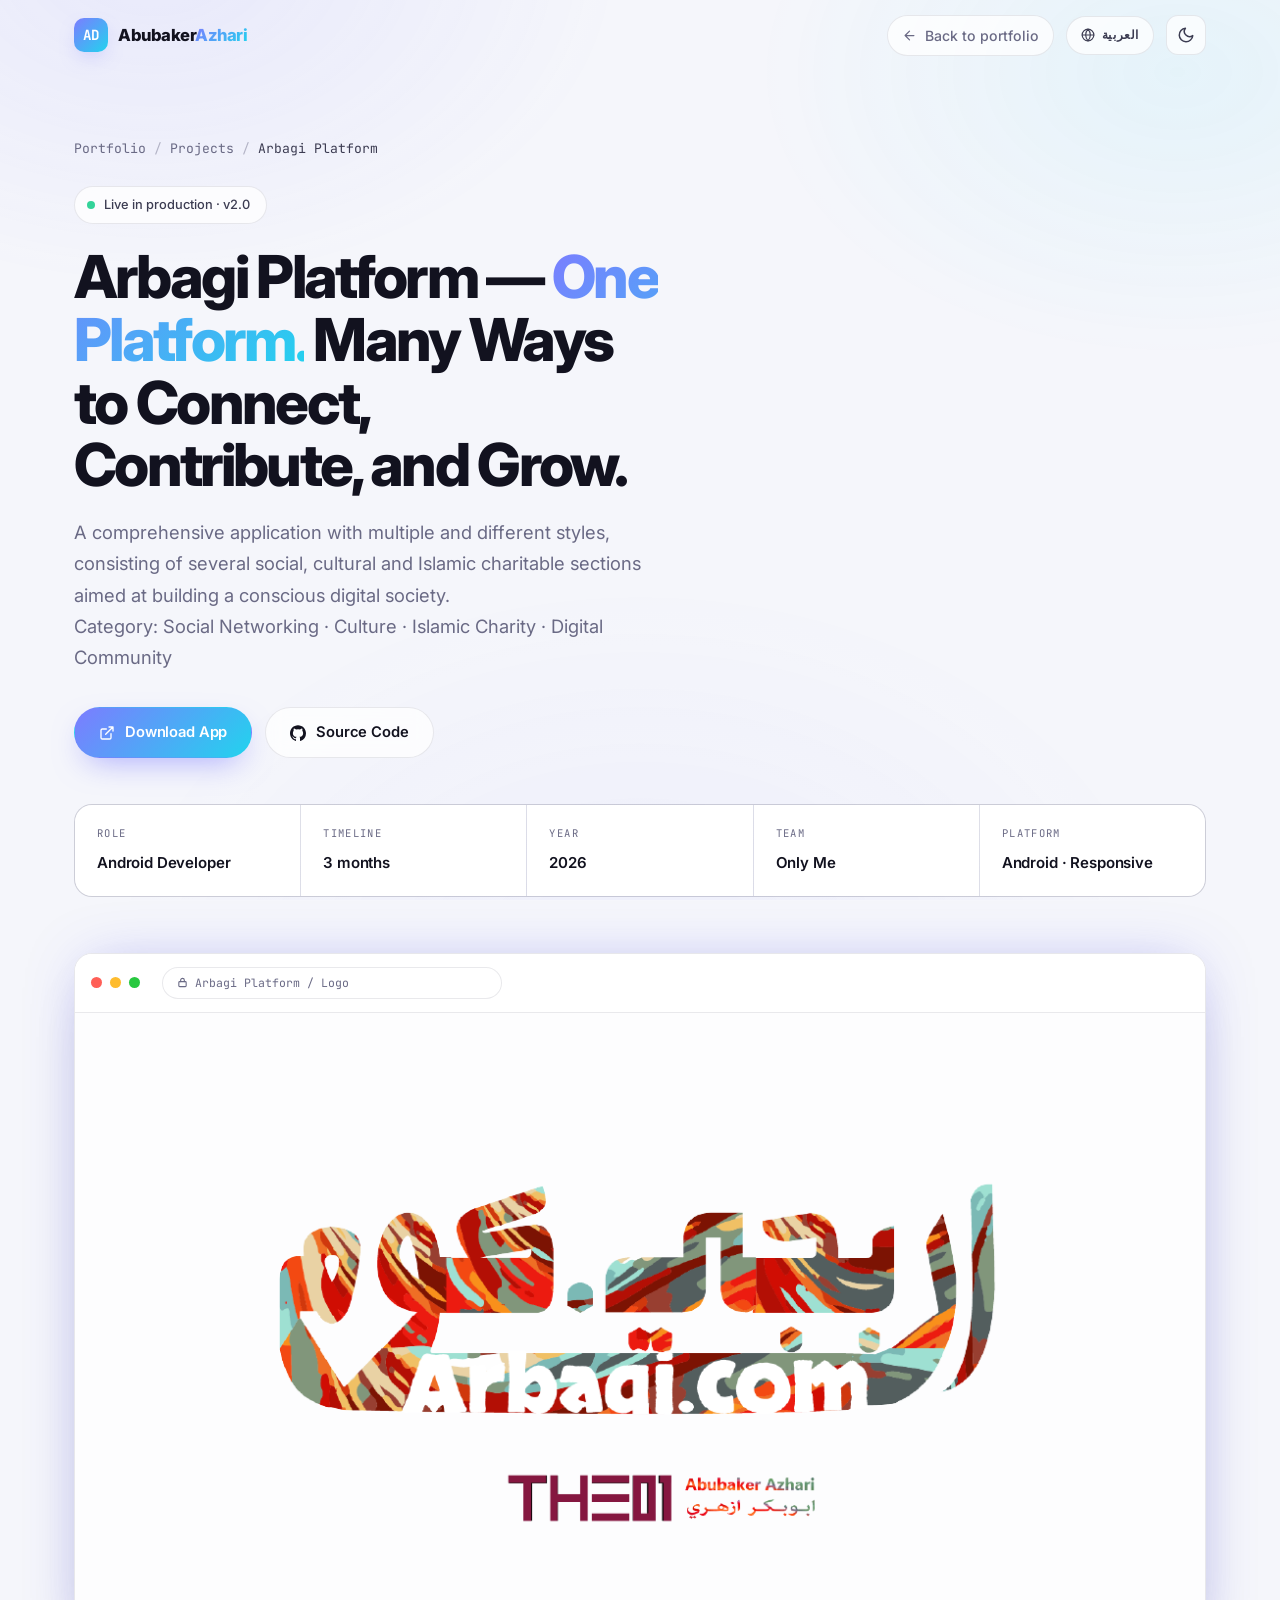
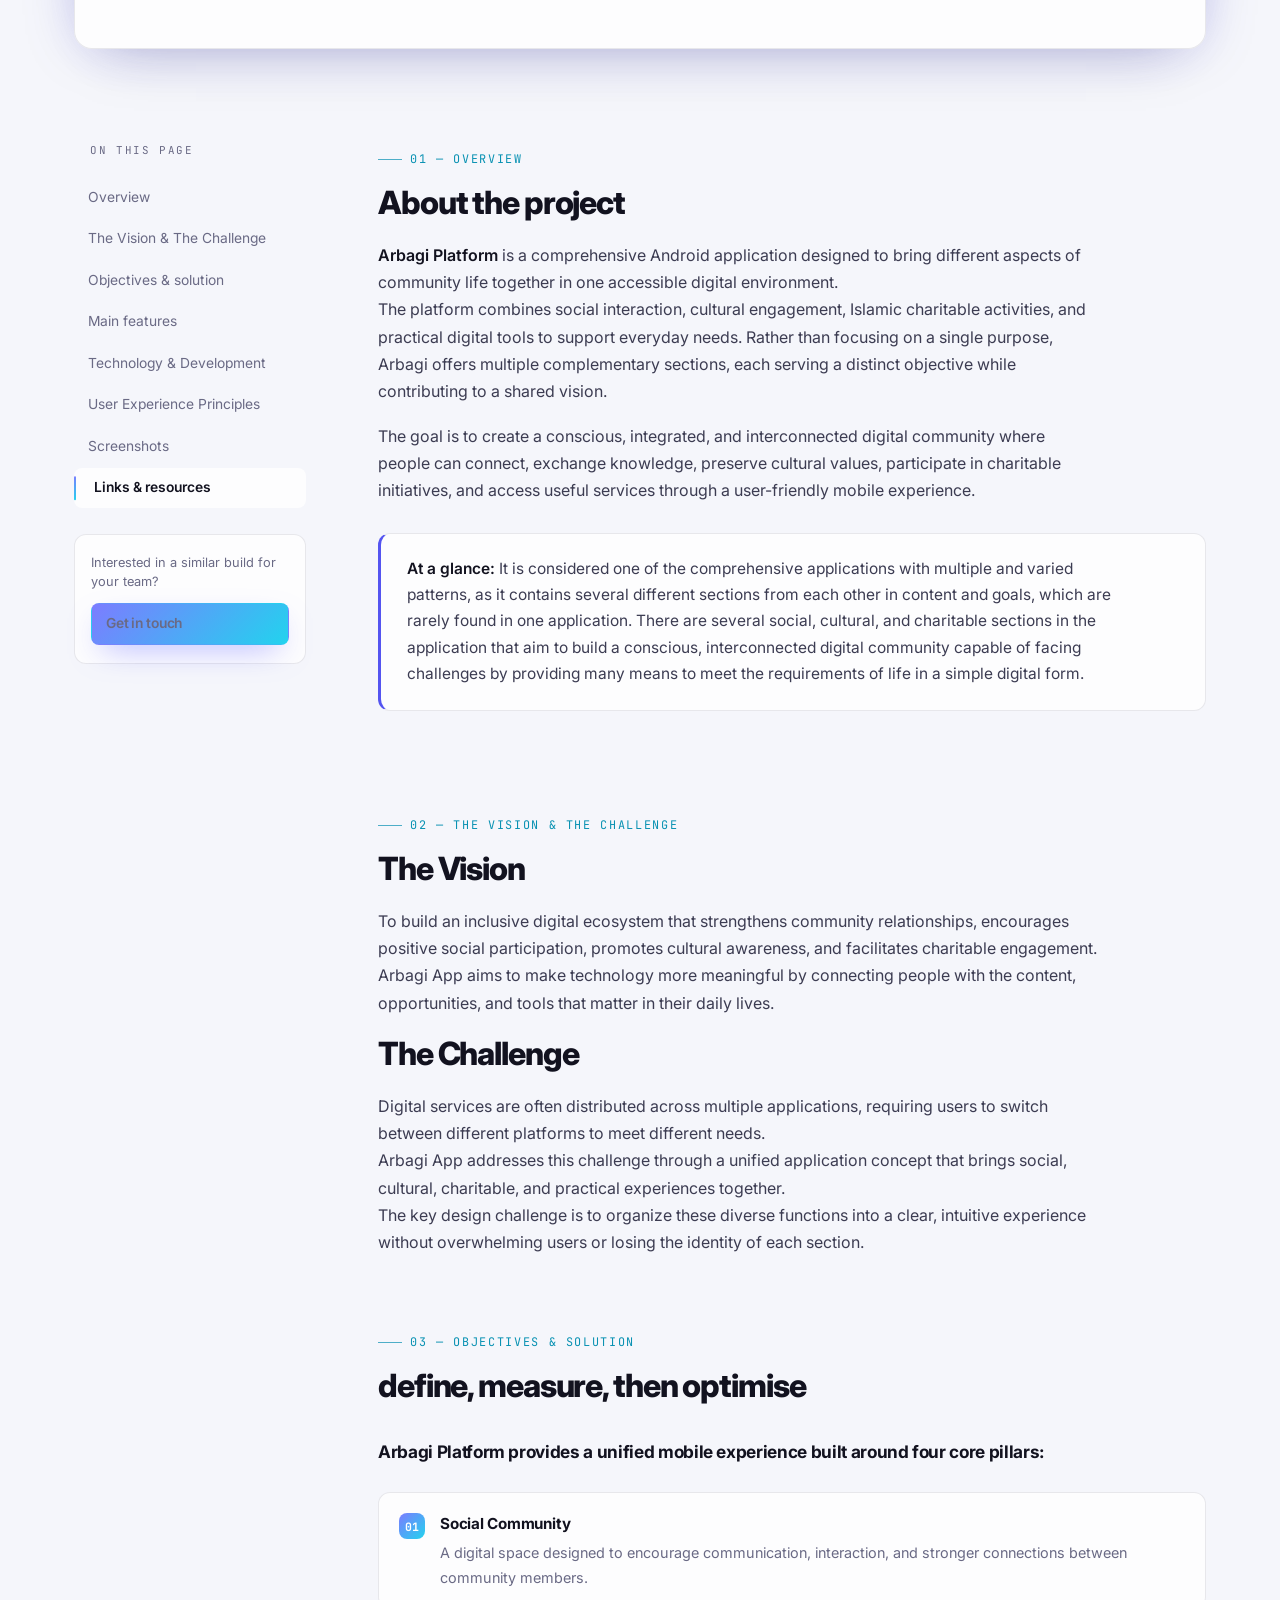
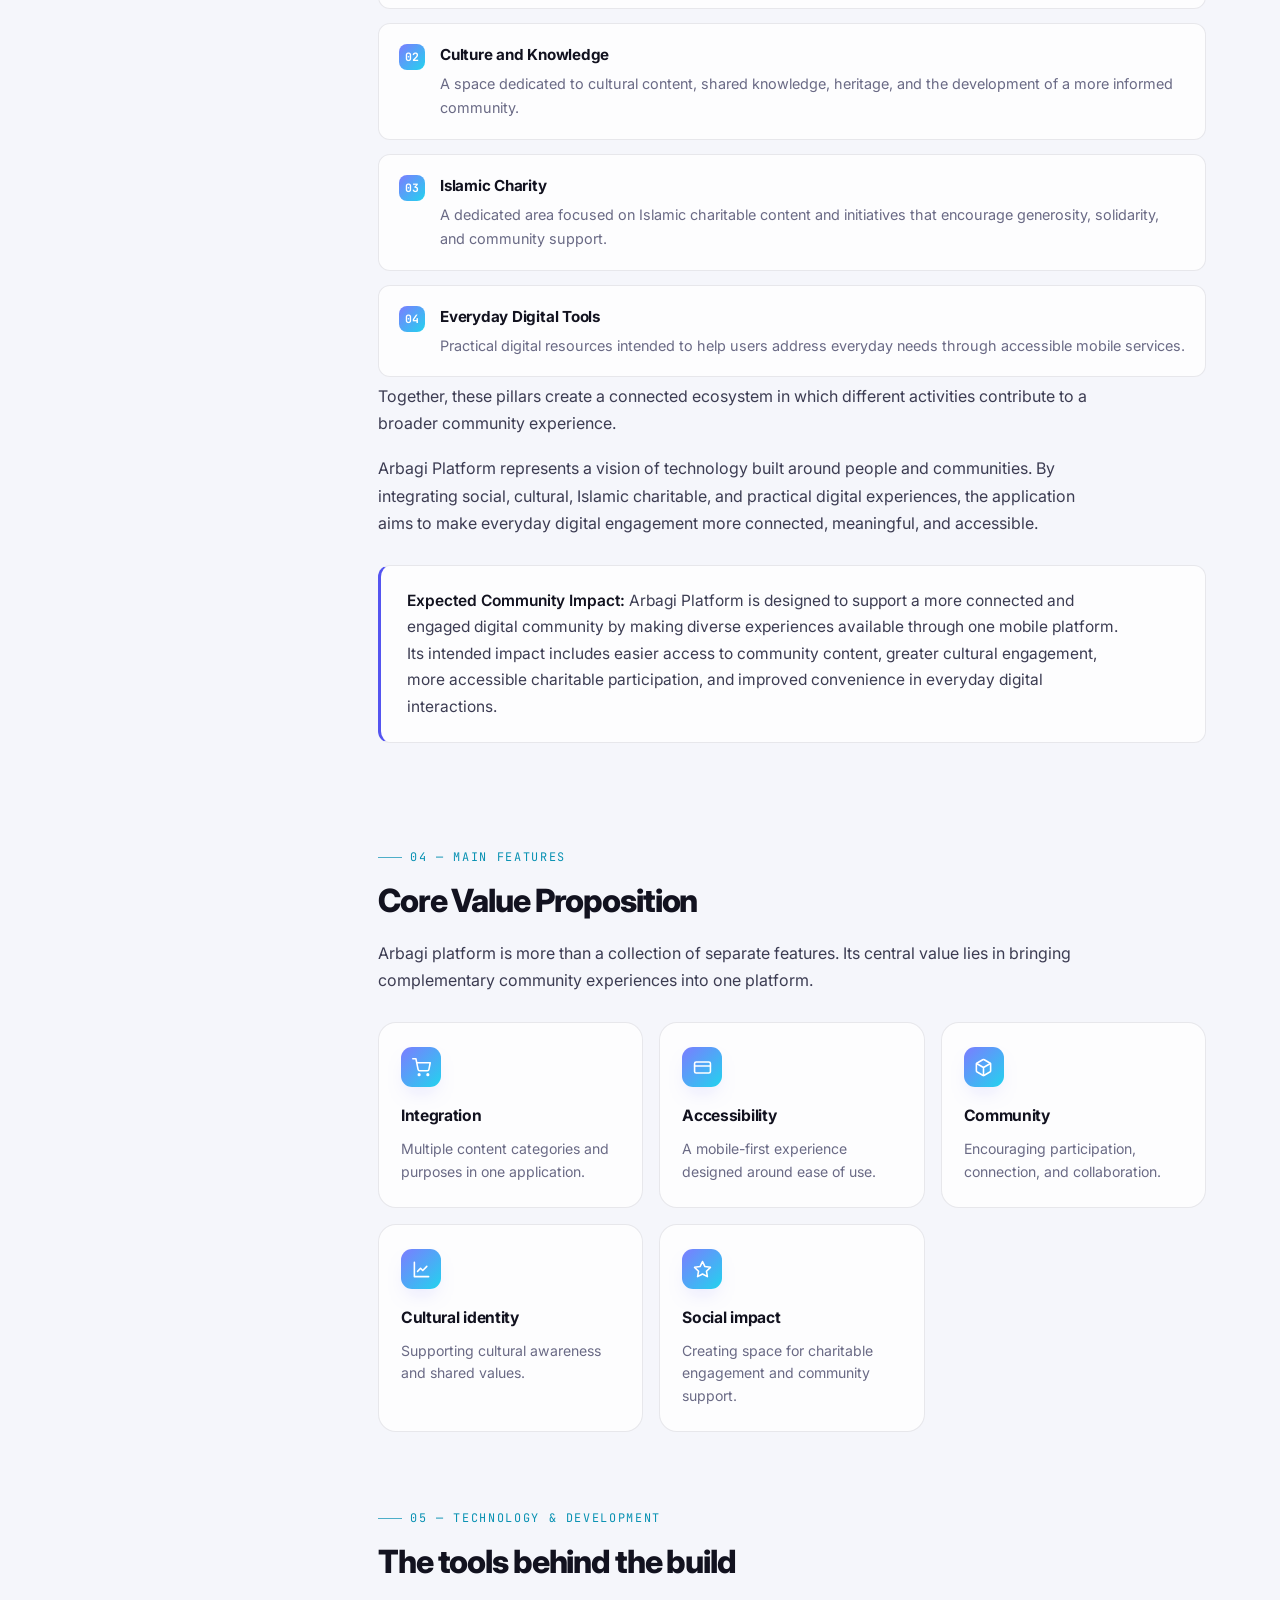
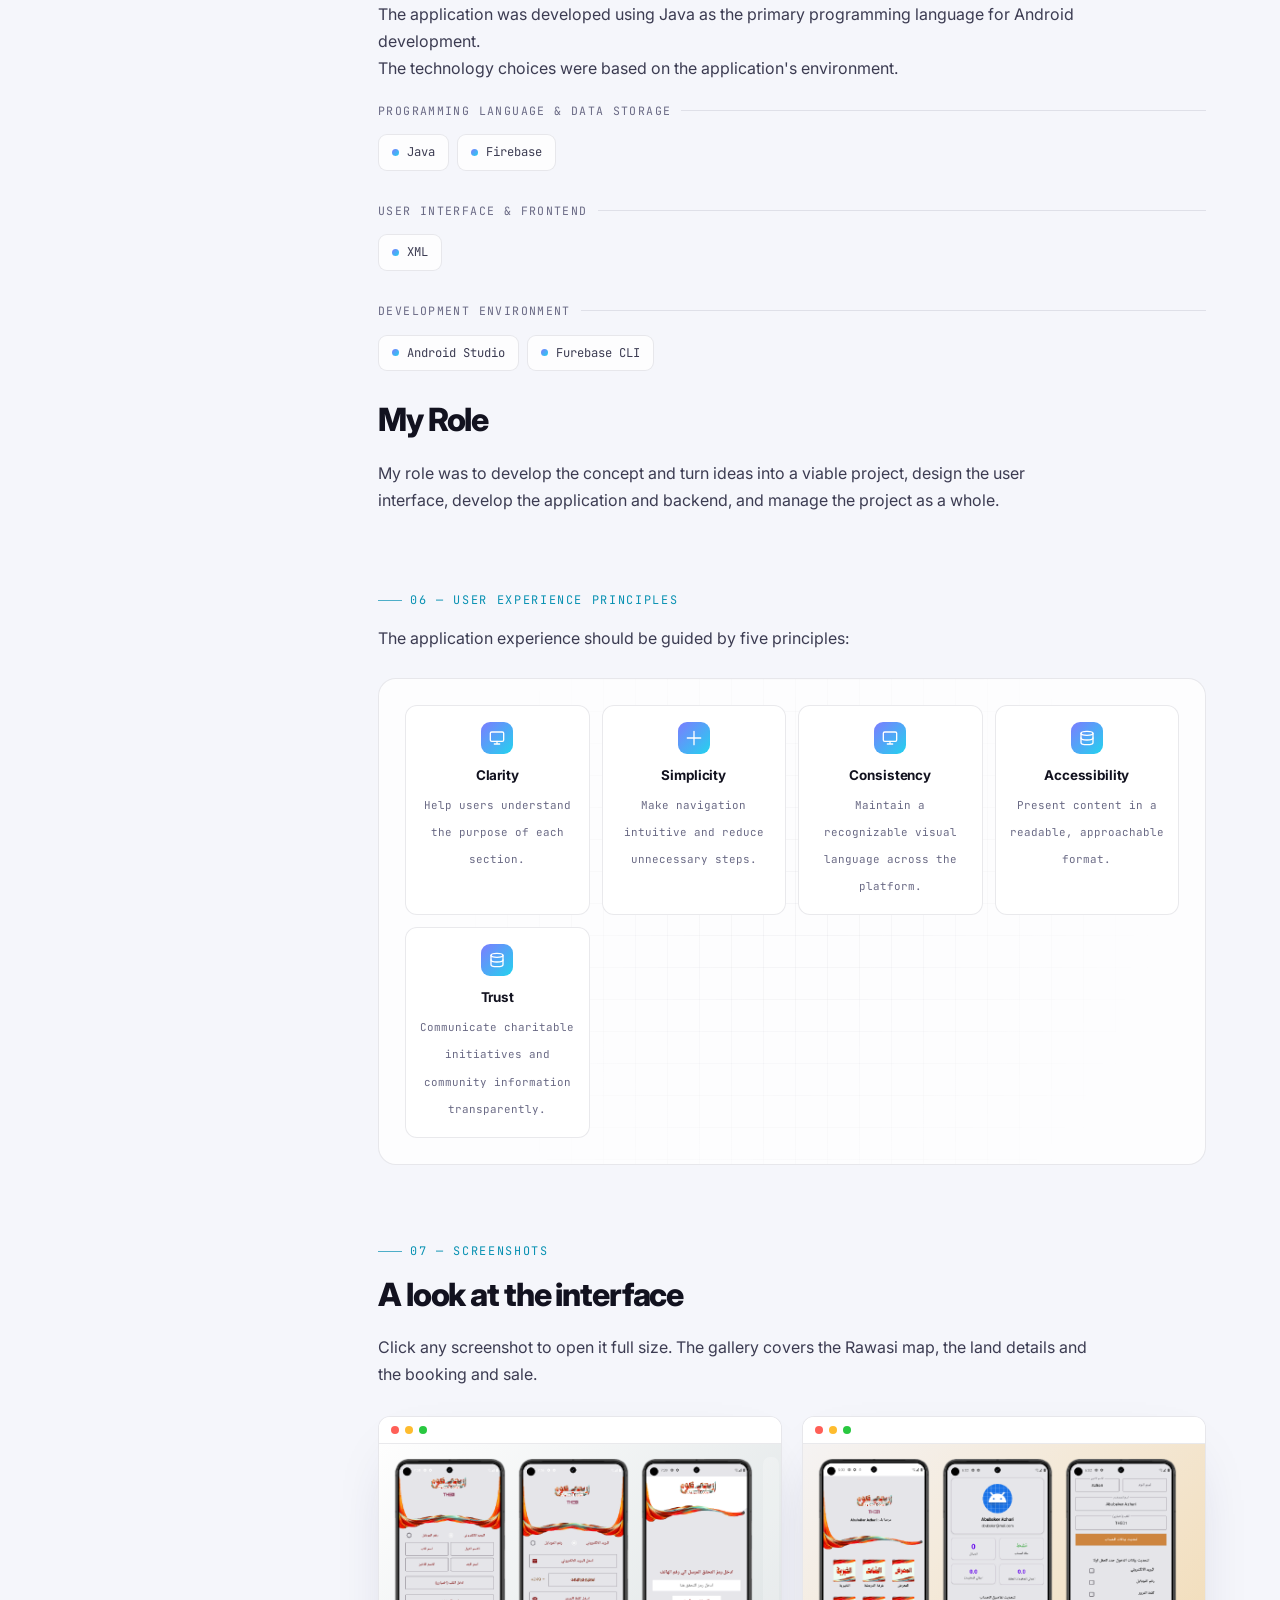
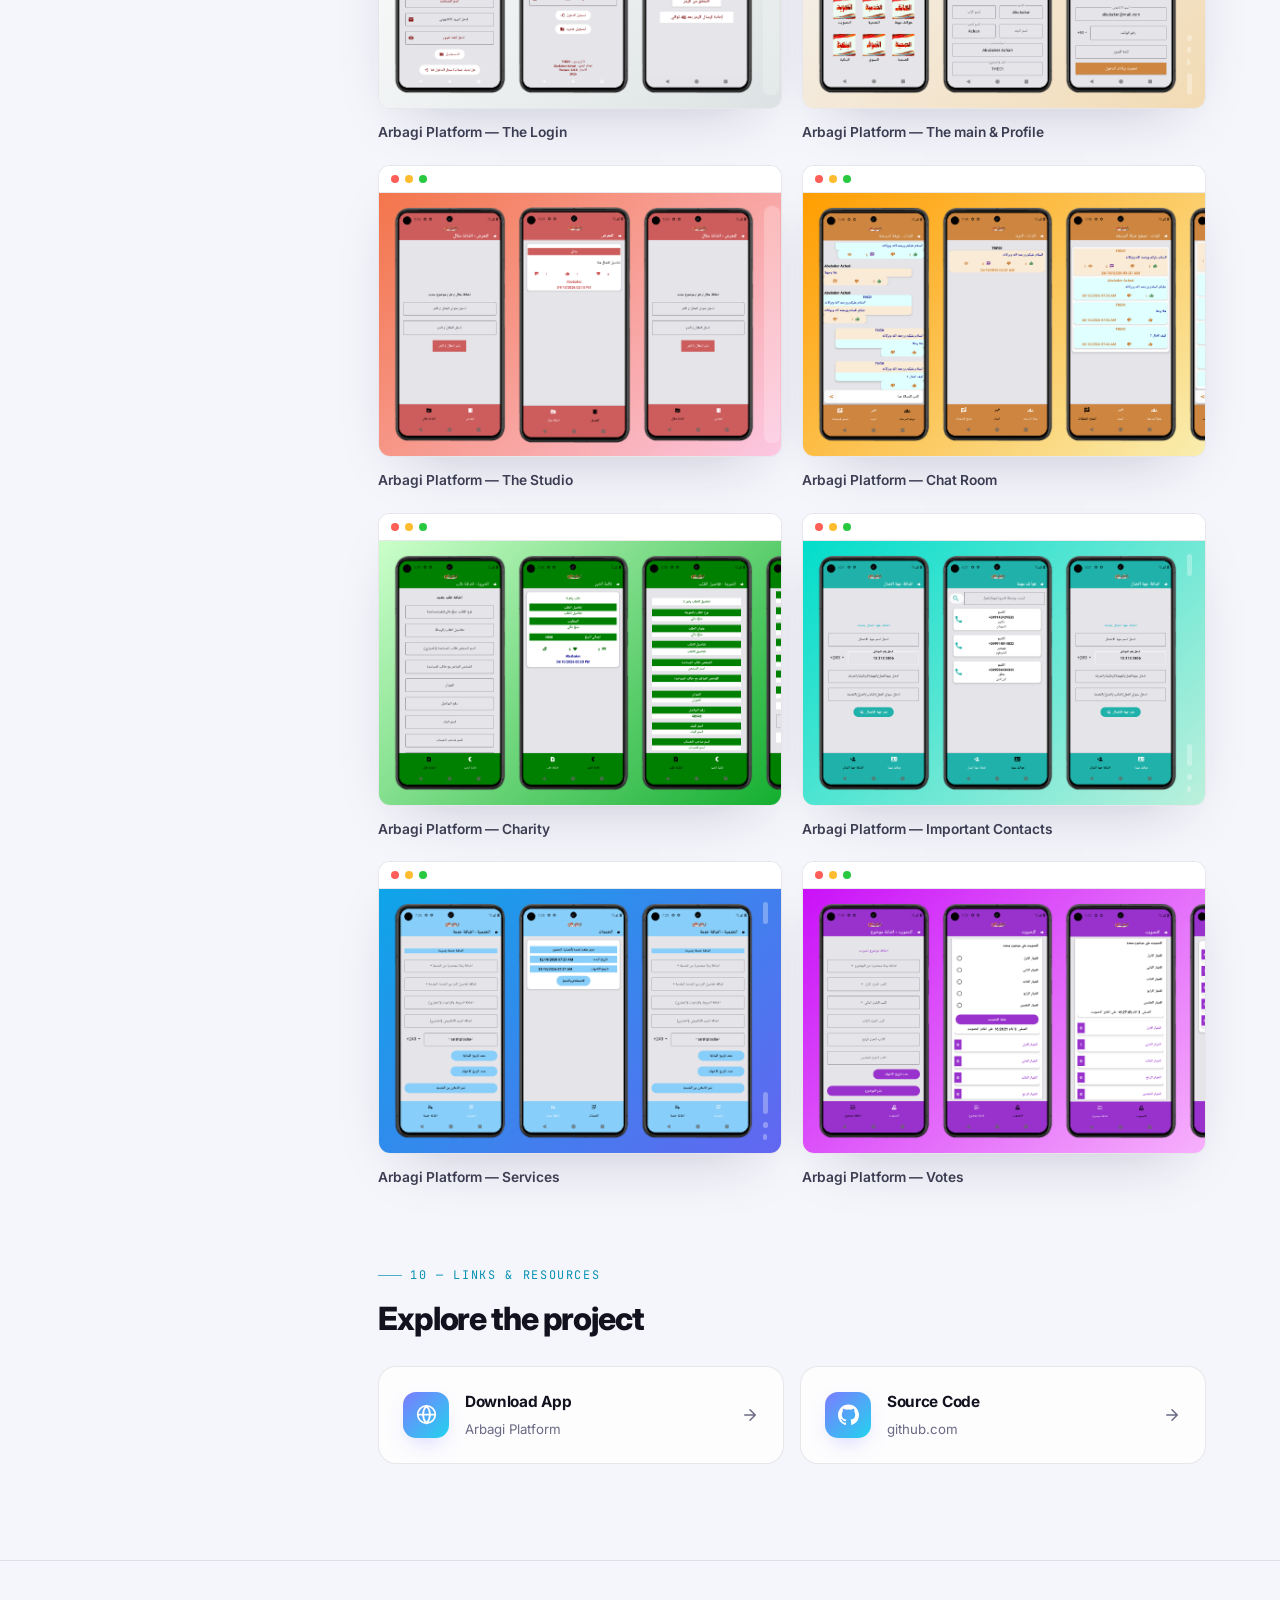
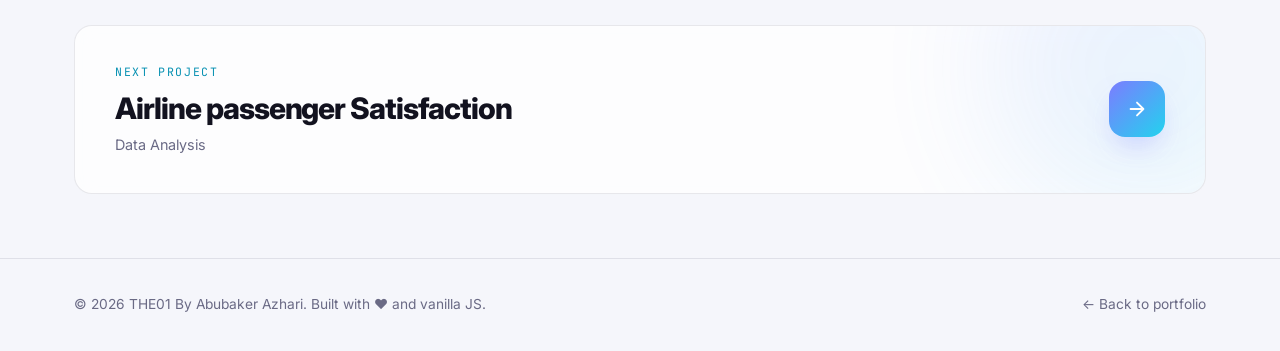
<file: projects/Arbagi-Platfrom/en-Arbagi-Platform.html>
<!DOCTYPE html>
<html lang="en" data-theme="dark">
<head>
<meta charset="UTF-8" />
<meta name="viewport" content="width=device-width, initial-scale=1.0" />
<title>Arbagi Platform — Case Study | Abubaker Azhari</title>
<meta name="description" content="Case study: Arbagi Platform — Android app built with Java, XML and Firebase." />

<link rel="preconnect" href="https://fonts.googleapis.com" />
<link rel="preconnect" href="https://fonts.gstatic.com" crossorigin />
<link href="https://fonts.googleapis.com/css2?family=Inter:wght@400;500;600;700;800&family=JetBrains+Mono:wght@400;500&display=swap" rel="stylesheet" />

<script>
  (function () {
    try {
      var saved = localStorage.getItem('theme');
      var prefersLight = window.matchMedia('(prefers-color-scheme: light)').matches;
      document.documentElement.setAttribute('data-theme', saved || (prefersLight ? 'light' : 'dark'));
    } catch (e) {}
  })();
</script>

<style>
/* ============================================================
   1. DESIGN TOKENS  (identical to the main portfolio)
   ============================================================ */
:root {
  --bg:            #08080d;
  --bg-soft:       #0e0e18;
  --surface:       rgba(255, 255, 255, 0.035);
  --surface-2:     rgba(255, 255, 255, 0.07);
  --border:        rgba(255, 255, 255, 0.09);
  --border-strong: rgba(255, 255, 255, 0.16);

  --text:          #e9e9f2;
  --text-soft:     #b6b6c8;
  --muted:         #8b8ba3;

  --accent:        #7c7cff;
  --accent-2:      #22d3ee;
  --grad:          linear-gradient(135deg, #7c7cff 0%, #22d3ee 100%);
  --grad-soft:     linear-gradient(135deg, rgba(124,124,255,.16), rgba(34,211,238,.16));

  --shadow:        0 24px 60px -28px rgba(0, 0, 0, 0.9);
  --shadow-glow:   0 0 60px -12px rgba(124, 124, 255, 0.45);

  --radius:        18px;
  --radius-sm:     12px;
  --nav-h:         72px;
  --max:           1180px;

  --ease:          cubic-bezier(0.22, 1, 0.36, 1);
}

[data-theme="light"] {
  --bg:            #f5f6fb;
  --bg-soft:       #ffffff;
  --surface:       rgba(255, 255, 255, 0.75);
  --surface-2:     #ffffff;
  --border:        rgba(18, 18, 45, 0.09);
  --border-strong: rgba(18, 18, 45, 0.18);

  --text:          #12121f;
  --text-soft:     #3c3c52;
  --muted:         #6a6a85;

  --accent:        #5454f0;
  --accent-2:      #0891b2;

  --shadow:        0 24px 60px -30px rgba(30, 30, 80, 0.28);
  --shadow-glow:   0 0 60px -14px rgba(84, 84, 240, 0.35);
}

/* ============================================================
   2. BASE
   ============================================================ */
*, *::before, *::after { box-sizing: border-box; }
* { margin: 0; padding: 0; }

html {
  scroll-behavior: smooth;
  scroll-padding-top: calc(var(--nav-h) + 24px);
  -webkit-text-size-adjust: 100%;
}

body {
  font-family: 'Inter', system-ui, -apple-system, 'Segoe UI', sans-serif;
  background: var(--bg);
  color: var(--text);
  line-height: 1.7;
  font-size: 16px;
  overflow-x: hidden;
  transition: background 0.4s var(--ease), color 0.4s var(--ease);
  -webkit-font-smoothing: antialiased;
}

body::before {
  content: '';
  position: fixed;
  inset: 0;
  pointer-events: none;
  z-index: 0;
  background:
    radial-gradient(680px 480px at 12% -5%,  rgba(124, 124, 255, 0.16), transparent 70%),
    radial-gradient(620px 420px at 92% 8%,   rgba(34, 211, 238, 0.11), transparent 70%),
    radial-gradient(800px 600px at 50% 110%, rgba(124, 124, 255, 0.09), transparent 70%);
}
[data-theme="light"] body::before { opacity: 0.65; }

img, svg { display: block; max-width: 100%; }
a { color: inherit; text-decoration: none; }
button { background: none; border: none; cursor: pointer; font: inherit; color: inherit; }
ul { list-style: none; }
::selection { background: var(--accent); color: #fff; }

::-webkit-scrollbar { width: 10px; }
::-webkit-scrollbar-track { background: var(--bg); }
::-webkit-scrollbar-thumb {
  background: var(--border-strong);
  border-radius: 10px;
  border: 2px solid var(--bg);
}
::-webkit-scrollbar-thumb:hover { background: var(--accent); }

/* ============================================================
   3. HELPERS
   ============================================================ */
.container {
  width: 100%;
  max-width: var(--max);
  margin-inline: auto;
  padding-inline: 24px;
  position: relative;
  z-index: 1;
}

.grad-text {
  background: var(--grad);
  -webkit-background-clip: text;
  background-clip: text;
  color: transparent;
}

.eyebrow {
  display: inline-flex;
  align-items: center;
  gap: 8px;
  font-family: 'JetBrains Mono', monospace;
  font-size: 0.74rem;
  letter-spacing: 0.14em;
  text-transform: uppercase;
  color: var(--accent-2);
  margin-bottom: 14px;
}
.eyebrow::before {
  content: '';
  width: 24px;
  height: 1px;
  background: var(--accent-2);
  opacity: 0.7;
}

/* ============================================================
   4. BUTTONS
   ============================================================ */
.btn {
  display: inline-flex;
  align-items: center;
  justify-content: center;
  gap: 10px;
  padding: 12px 24px;
  border-radius: 100px;
  font-weight: 600;
  font-size: 0.92rem;
  letter-spacing: -0.01em;
  transition: transform 0.28s var(--ease), box-shadow 0.28s var(--ease),
              background 0.28s var(--ease), border-color 0.28s var(--ease);
  white-space: nowrap;
  cursor: pointer;
  border: 1px solid transparent;
}
.btn:active { transform: translateY(0) scale(0.98); }
.btn svg { width: 16px; height: 16px; }

.btn-primary {
  background: var(--grad);
  color: #fff;
  box-shadow: 0 12px 32px -12px rgba(124, 124, 255, 0.75);
}
.btn-primary:hover {
  transform: translateY(-3px);
  box-shadow: 0 20px 44px -14px rgba(124, 124, 255, 0.85);
}

.btn-ghost {
  background: var(--surface);
  border-color: var(--border);
  color: var(--text);
  backdrop-filter: blur(10px);
}
.btn-ghost:hover {
  transform: translateY(-3px);
  border-color: var(--border-strong);
  background: var(--surface-2);
}

.btn-sm { padding: 9px 18px; font-size: 0.85rem; }

/* ============================================================
   5. SCROLL PROGRESS + NAV
   ============================================================ */
.progress-bar {
  position: fixed;
  top: 0; left: 0;
  height: 3px;
  width: 0%;
  background: var(--grad);
  z-index: 300;
  transition: width 0.1s linear;
  box-shadow: 0 0 12px rgba(124, 124, 255, 0.8);
}

.nav {
  position: fixed;
  top: 0; left: 0; right: 0;
  height: var(--nav-h);
  z-index: 200;
  display: flex;
  align-items: center;
  transition: background 0.35s var(--ease), border-color 0.35s var(--ease),
              backdrop-filter 0.35s var(--ease);
  border-bottom: 1px solid transparent;
}
.nav.scrolled {
  background: color-mix(in srgb, var(--bg) 78%, transparent);
  backdrop-filter: blur(16px) saturate(160%);
  -webkit-backdrop-filter: blur(16px) saturate(160%);
  border-bottom-color: var(--border);
}

.nav-inner {
  width: 100%;
  max-width: var(--max);
  margin-inline: auto;
  padding-inline: 24px;
  display: flex;
  align-items: center;
  justify-content: space-between;
  gap: 20px;
}

.logo {
  display: inline-flex;
  align-items: center;
  gap: 10px;
  font-weight: 800;
  font-size: 1.04rem;
  letter-spacing: -0.03em;
}
.logo-mark {
  width: 34px; height: 34px;
  border-radius: 10px;
  background: var(--grad);
  display: grid;
  place-items: center;
  color: #fff;
  font-family: 'JetBrains Mono', monospace;
  font-size: 0.88rem;
  font-weight: 700;
  box-shadow: 0 8px 22px -10px rgba(124, 124, 255, 0.9);
}

.nav-right { display: flex; align-items: center; gap: 12px; }

.nav-back {
  display: inline-flex;
  align-items: center;
  gap: 8px;
  font-size: 0.88rem;
  font-weight: 500;
  color: var(--muted);
  padding: 8px 14px;
  border-radius: 100px;
  border: 1px solid var(--border);
  background: var(--surface);
  transition: all 0.25s var(--ease);
}
.nav-back:hover {
  color: var(--text);
  border-color: var(--border-strong);
  transform: translateX(-3px);
}
.nav-back svg { width: 15px; height: 15px; }

.icon-btn {
  width: 40px; height: 40px;
  border-radius: 12px;
  display: grid;
  place-items: center;
  border: 1px solid var(--border);
  background: var(--surface);
  color: var(--text-soft);
  transition: all 0.25s var(--ease);
}
.icon-btn:hover {
  color: var(--text);
  border-color: var(--border-strong);
  transform: translateY(-2px);
}
.icon-btn svg { width: 18px; height: 18px; }

[data-theme="dark"] .icon-sun  { display: block; }
[data-theme="dark"] .icon-moon { display: none; }
[data-theme="light"] .icon-sun  { display: none; }
[data-theme="light"] .icon-moon { display: block; }

.lang-switch-btn { display: inline-flex; align-items: center; gap: 7px; padding: 8px 14px; border-radius: 100px; border: 1px solid var(--border); background: var(--surface); color: var(--text-soft); font-family: 'JetBrains Mono', monospace; font-size: .76rem; font-weight: 600; letter-spacing: .05em; transition: all .25s var(--ease); }
.lang-switch-btn:hover { color: var(--text); border-color: var(--border-strong); transform: translateY(-2px); }
.lang-switch-btn svg { width: 14px; height: 14px; }

/* ============================================================
   6. PROJECT HERO
   ============================================================ */
.project-hero {
  padding-top: calc(var(--nav-h) + 66px);
  padding-bottom: 0;
}

.breadcrumb {
  display: flex;
  align-items: center;
  flex-wrap: wrap;
  gap: 8px;
  font-size: 0.82rem;
  color: var(--muted);
  margin-bottom: 26px;
  font-family: 'JetBrains Mono', monospace;
}
.breadcrumb a { transition: color 0.25s var(--ease); }
.breadcrumb a:hover { color: var(--accent-2); }
.breadcrumb .sep { opacity: 0.45; }
.breadcrumb .current { color: var(--text-soft); }

.hero-badge {
  display: inline-flex;
  align-items: center;
  gap: 9px;
  padding: 7px 16px 7px 12px;
  border-radius: 100px;
  border: 1px solid var(--border);
  background: var(--surface);
  backdrop-filter: blur(10px);
  font-size: 0.8rem;
  color: var(--text-soft);
  font-weight: 500;
  margin-bottom: 22px;
}
.hero-badge .dot-live {
  width: 8px; height: 8px;
  border-radius: 50%;
  background: #34d399;
  animation: pulse 2.2s infinite;
}
@keyframes pulse {
  0%   { box-shadow: 0 0 0 0 rgba(52, 211, 153, 0.6); }
  70%  { box-shadow: 0 0 0 9px rgba(52, 211, 153, 0); }
  100% { box-shadow: 0 0 0 0 rgba(52, 211, 153, 0); }
}

.project-title {
  font-size: clamp(2.2rem, 5.6vw, 3.7rem);
  font-weight: 800;
  letter-spacing: -0.045em;
  line-height: 1.06;
  margin-bottom: 20px;
  max-width: 15ch;
}

.project-tagline {
  font-size: clamp(1rem, 2vw, 1.15rem);
  color: var(--muted);
  max-width: 620px;
  margin-bottom: 34px;
}

.hero-actions {
  display: flex;
  flex-wrap: wrap;
  gap: 13px;
  margin-bottom: 46px;
}

/* Meta strip */
.meta-strip {
  display: grid;
  grid-template-columns: repeat(auto-fit, minmax(150px, 1fr));
  gap: 1px;
  background: var(--border);
  border: 1px solid var(--border);
  border-radius: var(--radius);
  overflow: hidden;
  margin-bottom: 56px;
}
.meta-item {
  background: var(--bg-soft);
  padding: 20px 22px;
  transition: background 0.3s var(--ease);
}
.meta-item:hover { background: var(--surface-2); }
.meta-label {
  font-family: 'JetBrains Mono', monospace;
  font-size: 0.66rem;
  letter-spacing: 0.13em;
  text-transform: uppercase;
  color: var(--muted);
  margin-bottom: 7px;
}
.meta-value {
  font-size: 0.94rem;
  font-weight: 600;
  letter-spacing: -0.01em;
  color: var(--text);
}

/* Cover image */
.cover {
  border-radius: var(--radius);
  border: 1px solid var(--border);
  overflow: hidden;
  box-shadow: var(--shadow), var(--shadow-glow);
  background: var(--surface);
  margin-bottom: 8px;
}
.cover-chrome {
  display: flex;
  align-items: center;
  gap: 8px;
  padding: 13px 16px;
  border-bottom: 1px solid var(--border);
  background: var(--surface-2);
}
.dot { width: 11px; height: 11px; border-radius: 50%; }
.dot.r { background: #ff5f57; }
.dot.y { background: #febc2e; }
.dot.g { background: #28c840; }
.url-bar {
  margin-left: 14px;
  flex: 1;
  max-width: 340px;
  padding: 5px 14px;
  border-radius: 100px;
  background: var(--surface);
  border: 1px solid var(--border);
  font-family: 'JetBrains Mono', monospace;
  font-size: 0.72rem;
  color: var(--muted);
  display: flex;
  align-items: center;
  gap: 7px;
}
.url-bar svg { width: 11px; height: 11px; }

.cover-canvas {
  aspect-ratio: 16 / 8.2;
  background: linear-gradient(135deg, #6366f1, #22d3ee);
  position: relative;
  padding: 26px;
  display: flex;
  gap: 16px;
  overflow: hidden;
}
.cover-canvas::after {
  content: '';
  position: absolute;
  inset: 0;
  background-image:
    linear-gradient(rgba(255,255,255,.07) 1px, transparent 1px),
    linear-gradient(90deg, rgba(255,255,255,.07) 1px, transparent 1px);
  background-size: 40px 40px;
  mask-image: radial-gradient(circle at 60% 40%, #000 20%, transparent 82%);
  -webkit-mask-image: radial-gradient(circle at 60% 40%, #000 20%, transparent 82%);
}

/* CSS-drawn UI mockup */
.mock-side {
  width: 19%;
  border-radius: 10px;
  background: rgba(255, 255, 255, 0.2);
  backdrop-filter: blur(4px);
  padding: 14px 12px;
  display: flex;
  flex-direction: column;
  gap: 9px;
}
.mock-side span {
  height: 8px;
  border-radius: 5px;
  background: rgba(255, 255, 255, 0.4);
}
.mock-side span:nth-child(1) { width: 70%; background: rgba(255,255,255,.7); }
.mock-side span:nth-child(3) { width: 85%; }
.mock-side span:nth-child(5) { width: 60%; }

.mock-main {
  flex: 1;
  display: flex;
  flex-direction: column;
  gap: 12px;
  position: relative;
  z-index: 1;
}
.mock-header {
  height: 44px;
  border-radius: 10px;
  background: rgba(255, 255, 255, 0.28);
  display: flex;
  align-items: center;
  padding: 0 14px;
  gap: 10px;
}
.mock-header i {
  height: 9px;
  border-radius: 5px;
  background: rgba(255, 255, 255, 0.55);
  display: block;
}
.mock-header i:nth-child(1) { width: 90px; }
.mock-header i:nth-child(2) { width: 52px; margin-left: auto; background: rgba(255,255,255,.4); }
.mock-header i:nth-child(3) { width: 52px; background: rgba(255,255,255,.4); }

.mock-cards {
  flex: 1;
  display: grid;
  grid-template-columns: repeat(3, 1fr);
  gap: 12px;
}
.mock-cards div {
  border-radius: 10px;
  background: rgba(255, 255, 255, 0.22);
  position: relative;
  overflow: hidden;
}
.mock-cards div::after {
  content: '';
  position: absolute;
  left: 12px; right: 40%; bottom: 12px;
  height: 8px;
  border-radius: 5px;
  background: rgba(255, 255, 255, 0.5);
}
.mock-cards div::before {
  content: '';
  position: absolute;
  left: 12px; right: 12px; top: 12px;
  height: 38%;
  border-radius: 7px;
  background: rgba(255, 255, 255, 0.38);
}

.mock-bars {
  height: 92px;
  border-radius: 10px;
  background: rgba(255, 255, 255, 0.2);
  display: flex;
  align-items: flex-end;
  gap: 10px;
  padding: 14px;
}
.mock-bars b {
  flex: 1;
  border-radius: 5px 5px 2px 2px;
  background: rgba(255, 255, 255, 0.55);
  display: block;
}
.mock-bars b:nth-child(1) { height: 42%; }
.mock-bars b:nth-child(2) { height: 72%; }
.mock-bars b:nth-child(3) { height: 55%; }
.mock-bars b:nth-child(4) { height: 88%; }
.mock-bars b:nth-child(5) { height: 64%; }
.mock-bars b:nth-child(6) { height: 95%; }
.mock-bars b:nth-child(7) { height: 50%; }

/* ============================================================
   7. DOC LAYOUT (sticky TOC + content)
   ============================================================ */
.doc {
  padding: 84px 0 96px;
}
.doc-layout {
  display: grid;
  grid-template-columns: 232px minmax(0, 1fr);
  gap: 72px;
  align-items: start;
}

.toc {
  position: sticky;
  top: calc(var(--nav-h) + 28px);
}
.toc-title {
  font-family: 'JetBrains Mono', monospace;
  font-size: 0.68rem;
  letter-spacing: 0.15em;
  text-transform: uppercase;
  color: var(--muted);
  margin-bottom: 18px;
  padding-left: 16px;
}
.toc ul { display: flex; flex-direction: column; gap: 2px; }
.toc a {
  display: block;
  position: relative;
  padding: 8px 14px;
  font-size: 0.865rem;
  color: var(--muted);
  border-radius: 8px;
  transition: color 0.25s var(--ease), background 0.25s var(--ease),
              padding-left 0.25s var(--ease);
}
.toc a::before {
  content: '';
  position: absolute;
  left: 0; top: 50%;
  transform: translateY(-50%) scaleY(0);
  width: 2px;
  height: 60%;
  border-radius: 2px;
  background: var(--grad);
  transition: transform 0.3s var(--ease);
}
.toc a:hover { color: var(--text-soft); background: var(--surface); }
.toc a.active {
  color: var(--text);
  font-weight: 600;
  background: var(--surface);
  padding-left: 20px;
}
.toc a.active::before { transform: translateY(-50%) scaleY(1); }

.toc-cta {
  margin-top: 26px;
  padding: 18px 16px;
  border-radius: var(--radius-sm);
  border: 1px solid var(--border);
  background: var(--surface);
}
.toc-cta p {
  font-size: 0.8rem;
  color: var(--muted);
  margin-bottom: 12px;
  line-height: 1.5;
}
.toc-cta .btn { width: 100%; }

/* ============================================================
   8. CONTENT SECTIONS
   ============================================================ */
.doc-section {
  padding-bottom: 68px;
  scroll-margin-top: calc(var(--nav-h) + 24px);
}
.doc-section:last-of-type { padding-bottom: 0; }

.doc-section h2 {
  font-size: clamp(1.5rem, 3.2vw, 2rem);
  font-weight: 800;
  letter-spacing: -0.035em;
  line-height: 1.2;
  margin-bottom: 20px;
}
.doc-section h3 {
  font-size: 1.08rem;
  font-weight: 700;
  letter-spacing: -0.02em;
  margin: 32px 0 12px;
}
.doc-section p {
  color: var(--text-soft);
  margin-bottom: 18px;
  max-width: 72ch;
}
.doc-section p:last-child { margin-bottom: 0; }
.doc-section strong { color: var(--text); font-weight: 600; }
.doc-section a.inline {
  color: var(--accent-2);
  font-weight: 500;
  border-bottom: 1px solid color-mix(in srgb, var(--accent-2) 35%, transparent);
  transition: border-color 0.25s var(--ease);
}
.doc-section a.inline:hover { border-bottom-color: var(--accent-2); }

/* Pull quote / highlight box */
.callout {
  border-radius: var(--radius-sm);
  border: 1px solid var(--border);
  border-left: 3px solid var(--accent);
  background: var(--surface);
  padding: 22px 26px;
  margin: 28px 0;
  backdrop-filter: blur(8px);
}
.callout p { margin: 0; color: var(--text-soft); font-size: 0.97rem; }
.callout strong { color: var(--text); }

/* Problem list */
.problem-list { display: flex; flex-direction: column; gap: 14px; margin: 26px 0 6px; }
.problem-list li {
  display: flex;
  gap: 15px;
  padding: 18px 20px;
  border-radius: var(--radius-sm);
  border: 1px solid var(--border);
  background: var(--surface);
  transition: all 0.3s var(--ease);
}
.problem-list li:hover {
  border-color: var(--border-strong);
  transform: translateX(4px);
}
.problem-list .num {
  flex-shrink: 0;
  width: 26px; height: 26px;
  border-radius: 8px;
  display: grid;
  place-items: center;
  font-family: 'JetBrains Mono', monospace;
  font-size: 0.72rem;
  font-weight: 700;
  color: #fff;
  background: var(--grad);
  margin-top: 2px;
}
.problem-list h4 {
  font-size: 0.95rem;
  font-weight: 700;
  letter-spacing: -0.015em;
  margin-bottom: 4px;
}
.problem-list p {
  font-size: 0.9rem;
  color: var(--muted);
  margin: 0;
  max-width: none;
}

/* Features grid */
.features-grid {
  display: grid;
  grid-template-columns: repeat(auto-fit, minmax(260px, 1fr));
  gap: 16px;
  margin-top: 28px;
}
.feature {
  padding: 24px 22px;
  border-radius: var(--radius);
  border: 1px solid var(--border);
  background: var(--surface);
  backdrop-filter: blur(8px);
  position: relative;
  overflow: hidden;
  transition: all 0.35s var(--ease);
}
.feature::before {
  content: '';
  position: absolute;
  inset: 0;
  background: var(--grad-soft);
  opacity: 0;
  transition: opacity 0.35s var(--ease);
}
.feature:hover {
  transform: translateY(-5px);
  border-color: var(--border-strong);
  box-shadow: var(--shadow);
}
.feature:hover::before { opacity: 1; }
.feature > * { position: relative; z-index: 1; }

.feature-icon {
  width: 40px; height: 40px;
  border-radius: 11px;
  display: grid;
  place-items: center;
  background: var(--grad);
  color: #fff;
  margin-bottom: 16px;
  box-shadow: 0 10px 24px -14px rgba(124, 124, 255, 0.95);
}
.feature-icon svg { width: 19px; height: 19px; }
.feature h4 {
  font-size: 0.98rem;
  font-weight: 700;
  letter-spacing: -0.02em;
  margin-bottom: 8px;
}
.feature p {
  font-size: 0.88rem;
  color: var(--muted);
  margin: 0;
  max-width: none;
  line-height: 1.6;
}

/* Tech stack */
.stack-group { margin-bottom: 30px; }
.stack-group:last-child { margin-bottom: 0; }
.stack-label {
  display: flex;
  align-items: center;
  gap: 10px;
  font-family: 'JetBrains Mono', monospace;
  font-size: 0.72rem;
  letter-spacing: 0.12em;
  text-transform: uppercase;
  color: var(--muted);
  margin-bottom: 14px;
}
.stack-label::after {
  content: '';
  flex: 1;
  height: 1px;
  background: var(--border);
}

.chips { display: flex; flex-wrap: wrap; gap: 8px; }
.chip {
  display: inline-flex;
  align-items: center;
  gap: 8px;
  font-family: 'JetBrains Mono', monospace;
  font-size: 0.76rem;
  padding: 7px 13px;
  border-radius: 9px;
  background: var(--surface);
  border: 1px solid var(--border);
  color: var(--text-soft);
  transition: all 0.25s var(--ease);
}
.chip:hover {
  color: var(--text);
  border-color: var(--accent);
  transform: translateY(-2px);
}
.chip .swatch {
  width: 7px; height: 7px;
  border-radius: 50%;
  background: var(--grad);
  flex-shrink: 0;
}

/* Architecture diagram (CSS only) */
.arch {
  display: grid;
  grid-template-columns: repeat(auto-fit, minmax(150px, 1fr));
  gap: 12px;
  margin-top: 26px;
  padding: 26px;
  border-radius: var(--radius);
  border: 1px solid var(--border);
  background: var(--surface);
  position: relative;
  overflow: hidden;
}
.arch::after {
  content: '';
  position: absolute;
  inset: 0;
  background-image:
    linear-gradient(var(--border) 1px, transparent 1px),
    linear-gradient(90deg, var(--border) 1px, transparent 1px);
  background-size: 32px 32px;
  opacity: 0.4;
  mask-image: radial-gradient(circle at 50% 50%, #000, transparent 80%);
  -webkit-mask-image: radial-gradient(circle at 50% 50%, #000, transparent 80%);
  pointer-events: none;
}
.arch-node {
  position: relative;
  z-index: 1;
  padding: 16px 14px;
  border-radius: var(--radius-sm);
  border: 1px solid var(--border);
  background: var(--bg-soft);
  text-align: center;
  transition: all 0.3s var(--ease);
}
.arch-node:hover {
  border-color: var(--accent);
  transform: translateY(-4px);
  box-shadow: 0 14px 30px -18px var(--accent);
}
.arch-node .an-icon {
  width: 32px; height: 32px;
  margin: 0 auto 10px;
  border-radius: 9px;
  display: grid;
  place-items: center;
  background: var(--grad);
  color: #fff;
}
.arch-node .an-icon svg { width: 16px; height: 16px; }
.arch-node h5 {
  font-size: 0.84rem;
  font-weight: 700;
  letter-spacing: -0.01em;
  margin-bottom: 3px;
}
.arch-node span {
  font-family: 'JetBrains Mono', monospace;
  font-size: 0.68rem;
  color: var(--muted);
}

/* ============================================================
   9. SCREENSHOTS
   ============================================================ */
.shots-grid {
  display: grid;
  grid-template-columns: repeat(auto-fit, minmax(280px, 1fr));
  gap: 20px;
  margin-top: 28px;
}
.shot {
  text-align: left;
  cursor: zoom-in;
  border: none;
  background: none;
  padding: 0;
  display: block;
  width: 100%;
  transition: transform 0.4s var(--ease);
}
.shot:hover { transform: translateY(-6px); }

.shot-frame {
  border-radius: var(--radius-sm);
  border: 1px solid var(--border);
  overflow: hidden;
  background: var(--surface);
  box-shadow: var(--shadow);
  transition: border-color 0.35s var(--ease), box-shadow 0.35s var(--ease);
}
.shot:hover .shot-frame {
  border-color: var(--border-strong);
  box-shadow: var(--shadow), var(--shadow-glow);
}

.shot-top {
  display: flex;
  align-items: center;
  gap: 6px;
  padding: 9px 12px;
  border-bottom: 1px solid var(--border);
  background: var(--surface-2);
}
.shot-top i {
  width: 8px; height: 8px;
  border-radius: 50%;
  background: var(--border-strong);
  display: block;
}
.shot-top i:first-child { background: #ff5f57; }
.shot-top i:nth-child(2) { background: #febc2e; }
.shot-top i:nth-child(3) { background: #28c840; }

.shot-canvas {
  aspect-ratio: 16 / 10.5;
  padding: 13px;
  display: flex;
  gap: 9px;
  position: relative;
  overflow: hidden;
}
.variant-a { background: linear-gradient(135deg, #fefefe, #dce2e3); }
.variant-b { background: linear-gradient(135deg, #f5f3f3, #f2dbb4); }
.variant-c { background: linear-gradient(135deg, #f3754b, #fcc8e2); }
.variant-d { background: linear-gradient(135deg, #ff9d00, #f9eeb0); }
.variant-e { background: linear-gradient(135deg, #cbffca, #14ae30); }
.variant-f { background: linear-gradient(135deg, #02ddcb, #bcf0dc); }
.variant-g { background: linear-gradient(135deg, #0ea5e9, #6366f1); }
.variant-h { background: linear-gradient(135deg, #ca11f8, #f7b1fc); }
.variant-i { background: linear-gradient(135deg, #f59e0b, #ef4444); }

.side {
  width: 21%;
  border-radius: 7px;
  background: rgba(255, 255, 255, 0.22);
  padding: 9px 8px;
  display: flex;
  flex-direction: column;
  gap: 6px;
}
.side span {
  height: 6px;
  border-radius: 4px;
  background: rgba(255, 255, 255, 0.42);
  display: block;
}
.side span:nth-child(1) { width: 68%; background: rgba(255,255,255,.72); }
.side span:nth-child(3) { width: 88%; }
.side span:nth-child(5) { width: 55%; }

.main-mock {
  flex: 1;
  display: flex;
  flex-direction: column;
  gap: 8px;
  min-width: 0;
}
.bar {
  height: 22px;
  border-radius: 7px;
  background: rgba(255, 255, 255, 0.3);
}
.grid-3 {
  flex: 1;
  display: grid;
  grid-template-columns: repeat(3, 1fr);
  gap: 8px;
}
.grid-3 span {
  border-radius: 7px;
  background: rgba(255, 255, 255, 0.2);
  display: block;
}
.grid-2 {
  flex: 1;
  display: grid;
  grid-template-columns: 1.6fr 1fr;
  gap: 8px;
}
.grid-2 span {
  border-radius: 7px;
  background: rgba(255, 255, 255, 0.2);
  display: block;
}
.lines { display: flex; flex-direction: column; gap: 6px; }
.lines i {
  height: 6px;
  border-radius: 4px;
  background: rgba(255, 255, 255, 0.32);
  display: block;
}
.lines i:nth-child(2) { width: 78%; }
.lines i:nth-child(3) { width: 55%; }

.shot-cap {
  margin-top: 12px;
  font-size: 0.86rem;
  font-weight: 600;
  color: var(--text-soft);
  display: flex;
  align-items: center;
  gap: 8px;
}
.shot-cap .zoom-hint {
  font-family: 'JetBrains Mono', monospace;
  font-size: 0.68rem;
  color: var(--muted);
  opacity: 0;
  transition: opacity 0.3s var(--ease);
}
.shot:hover .zoom-hint { opacity: 1; }

/* ============================================================
   10. LIGHTBOX
   ============================================================ */
.lightbox {
  position: fixed;
  inset: 0;
  z-index: 500;
  display: grid;
  place-items: center;
  padding: 24px;
  background: color-mix(in srgb, var(--bg) 88%, transparent);
  backdrop-filter: blur(18px);
  -webkit-backdrop-filter: blur(18px);
  opacity: 0;
  visibility: hidden;
  transition: opacity 0.35s var(--ease), visibility 0.35s var(--ease);
}
.lightbox.open { opacity: 1; visibility: visible; }

.lightbox-inner {
  width: 100%;
  max-width: 940px;
  transform: scale(0.94) translateY(14px);
  transition: transform 0.4s var(--ease);
}
.lightbox.open .lightbox-inner { transform: scale(1) translateY(0); }

.lightbox-inner .shot-frame {
  box-shadow: 0 40px 100px -30px rgba(0, 0, 0, 0.85), var(--shadow-glow);
}
.lightbox-inner .shot-canvas { aspect-ratio: 16 / 9; padding: 22px; gap: 16px; }

.lightbox-cap {
  margin-top: 18px;
  text-align: center;
  font-size: 0.92rem;
  color: var(--text-soft);
  font-weight: 500;
}

.lightbox-close {
  position: absolute;
  top: 22px; right: 22px;
  width: 44px; height: 44px;
  border-radius: 13px;
  display: grid;
  place-items: center;
  border: 1px solid var(--border);
  background: var(--surface);
  color: var(--text);
  transition: all 0.25s var(--ease);
}
.lightbox-close:hover {
  border-color: var(--border-strong);
  transform: rotate(90deg);
}
.lightbox-close svg { width: 20px; height: 20px; }

/* ============================================================
   11. RESULTS / METRICS
   ============================================================ */
.metrics {
  display: grid;
  grid-template-columns: repeat(auto-fit, minmax(160px, 1fr));
  gap: 16px;
  margin-top: 28px;
}
.metric {
  padding: 26px 22px;
  border-radius: var(--radius);
  border: 1px solid var(--border);
  background: var(--surface);
  backdrop-filter: blur(8px);
  transition: all 0.35s var(--ease);
}
.metric:hover {
  transform: translateY(-5px);
  border-color: var(--border-strong);
  box-shadow: var(--shadow);
}
.metric-num {
  font-size: 1.95rem;
  font-weight: 800;
  letter-spacing: -0.04em;
  line-height: 1.15;
  background: var(--grad);
  -webkit-background-clip: text;
  background-clip: text;
  color: transparent;
}
.metric-label {
  font-size: 0.83rem;
  color: var(--muted);
  margin-top: 6px;
  line-height: 1.45;
}

/* ============================================================
   12. RESOURCE LINKS
   ============================================================ */
.link-cards {
  display: grid;
  grid-template-columns: repeat(auto-fit, minmax(260px, 1fr));
  gap: 16px;
  margin-top: 28px;
}
.link-card {
  display: flex;
  align-items: center;
  gap: 16px;
  padding: 22px 24px;
  border-radius: var(--radius);
  border: 1px solid var(--border);
  background: var(--surface);
  backdrop-filter: blur(8px);
  transition: all 0.35s var(--ease);
}
.link-card:hover {
  transform: translateY(-5px);
  border-color: var(--border-strong);
  box-shadow: var(--shadow);
}
.link-card .lc-icon {
  width: 46px; height: 46px;
  flex-shrink: 0;
  border-radius: 13px;
  display: grid;
  place-items: center;
  background: var(--grad);
  color: #fff;
  box-shadow: 0 10px 26px -14px rgba(124, 124, 255, 0.95);
}
.link-card .lc-icon svg { width: 21px; height: 21px; }
.link-card h4 {
  font-size: 0.96rem;
  font-weight: 700;
  letter-spacing: -0.02em;
  margin-bottom: 3px;
}
.link-card p {
  font-size: 0.83rem;
  color: var(--muted);
  margin: 0;
  max-width: none;
}
.link-card .lc-arrow {
  margin-left: auto;
  color: var(--muted);
  transition: transform 0.3s var(--ease), color 0.3s var(--ease);
}
.link-card:hover .lc-arrow { transform: translateX(5px); color: var(--accent-2); }
.link-card .lc-arrow svg { width: 18px; height: 18px; }

/* ============================================================
   13. NEXT PROJECT
   ============================================================ */
.next-project {
  border-top: 1px solid var(--border);
  padding: 64px 0;
}
.next-card {
  display: flex;
  align-items: center;
  justify-content: space-between;
  gap: 28px;
  flex-wrap: wrap;
  padding: 36px 40px;
  border-radius: var(--radius);
  border: 1px solid var(--border);
  background: var(--surface);
  backdrop-filter: blur(10px);
  position: relative;
  overflow: hidden;
  transition: all 0.4s var(--ease);
}
.next-card::before {
  content: '';
  position: absolute;
  top: -120px; right: -100px;
  width: 320px; height: 320px;
  border-radius: 50%;
  background: var(--grad);
  opacity: 0.1;
  filter: blur(60px);
  transition: opacity 0.4s var(--ease);
}
.next-card:hover {
  border-color: var(--border-strong);
  transform: translateY(-4px);
  box-shadow: var(--shadow);
}
.next-card:hover::before { opacity: 0.22; }
.next-card > * { position: relative; z-index: 1; }

.next-label {
  font-family: 'JetBrains Mono', monospace;
  font-size: 0.72rem;
  letter-spacing: 0.14em;
  text-transform: uppercase;
  color: var(--accent-2);
  margin-bottom: 10px;
}
.next-title {
  font-size: clamp(1.35rem, 3vw, 1.85rem);
  font-weight: 800;
  letter-spacing: -0.035em;
  line-height: 1.2;
}
.next-sub { font-size: 0.9rem; color: var(--muted); margin-top: 6px; }

.next-arrow {
  width: 56px; height: 56px;
  flex-shrink: 0;
  border-radius: 16px;
  display: grid;
  place-items: center;
  background: var(--grad);
  color: #fff;
  box-shadow: 0 14px 34px -16px rgba(124, 124, 255, 0.95);
  transition: transform 0.4s var(--ease);
}
.next-card:hover .next-arrow { transform: translateX(8px); }
.next-arrow svg { width: 22px; height: 22px; }

/* ============================================================
   14. FOOTER
   ============================================================ */
footer {
  border-top: 1px solid var(--border);
  padding: 34px 0;
  position: relative;
  z-index: 1;
}
.footer-inner {
  display: flex;
  align-items: center;
  justify-content: space-between;
  gap: 20px;
  flex-wrap: wrap;
  font-size: 0.86rem;
  color: var(--muted);
}
.footer-inner a:hover { color: var(--accent-2); }

.to-top {
  position: fixed;
  right: 24px;
  bottom: 24px;
  width: 46px; height: 46px;
  border-radius: 14px;
  display: grid;
  place-items: center;
  background: var(--grad);
  color: #fff;
  box-shadow: 0 14px 34px -14px rgba(124, 124, 255, 0.95);
  opacity: 0;
  visibility: hidden;
  transform: translateY(18px);
  transition: all 0.35s var(--ease);
  z-index: 150;
}
.to-top.show { opacity: 1; visibility: visible; transform: translateY(0); }
.to-top:hover { transform: translateY(-4px); }
.to-top svg { width: 19px; height: 19px; }

/* ============================================================
   15. REVEAL
   ============================================================ */
.reveal {
  opacity: 0;
  transform: translateY(24px);
  transition: opacity 0.75s var(--ease), transform 0.75s var(--ease);
  will-change: opacity, transform;
}
.reveal.visible { opacity: 1; transform: none; }

/* ============================================================
   16. RESPONSIVE
   ============================================================ */
@media (max-width: 1040px) {
  .doc-layout { grid-template-columns: 1fr; gap: 0; }
  .toc { display: none; }
}

@media (max-width: 860px) {
  .project-hero { padding-top: calc(var(--nav-h) + 44px); }
  .doc { padding: 60px 0 72px; }
  .doc-section { padding-bottom: 52px; }
  .meta-strip { grid-template-columns: repeat(2, 1fr); }
  .cover-canvas { padding: 16px; gap: 10px; }
  .mock-side { display: none; }
  .next-card { padding: 28px 24px; }
}

@media (max-width: 560px) {
  .container { padding-inline: 18px; }
  .nav-inner { padding-inline: 18px; }
  .nav-back span { display: none; }
  .hero-actions { flex-direction: column; align-items: stretch; }
  .hero-actions .btn { width: 100%; }
  .meta-strip { grid-template-columns: 1fr; }
  .features-grid { grid-template-columns: 1fr; }
  .shots-grid { grid-template-columns: 1fr; }
  .metrics { grid-template-columns: 1fr; }
  .link-cards { grid-template-columns: 1fr; }
  .next-arrow { width: 48px; height: 48px; }
  .to-top { right: 16px; bottom: 16px; }
  .footer-inner { justify-content: center; text-align: center; }
  .mock-cards { grid-template-columns: 1fr 1fr; }
}

@media (prefers-reduced-motion: reduce) {
  *, *::before, *::after {
    animation-duration: 0.01ms !important;
    animation-iteration-count: 1 !important;
    transition-duration: 0.01ms !important;
    scroll-behavior: auto !important;
  }
  .reveal { opacity: 1; transform: none; }
}
</style>
</head>

<body>

<div class="progress-bar" id="progressBar"></div>

<!-- ================= NAV ================= -->
<header class="nav" id="nav">
  <div class="nav-inner">
    <a href="../index.html" class="logo" aria-label="Home">
      <span class="logo-mark">AD</span>
      <span>Abubaker<span class="grad-text">Azhari</span></span>
    </a>

    <div class="nav-right">
      <a href="../../en.html#projects" class="nav-back">
        <svg viewBox="0 0 24 24" fill="none" stroke="currentColor" stroke-width="2" stroke-linecap="round" stroke-linejoin="round">
          <path d="M19 12H5M12 19l-7-7 7-7"/>
        </svg>
        <span>Back to portfolio</span>
      </a>
      
      <a href="ar-Arbagi-Platform.html" class="lang-switch-btn" aria-label="Switch to English">
        <svg viewBox="0 0 24 24" fill="none" stroke="currentColor" stroke-width="2" stroke-linecap="round" stroke-linejoin="round"><circle cx="12" cy="12" r="10"/><path d="M2 12h20M12 2a15.3 15.3 0 014 10 15.3 15.3 0 01-4 10 15.3 15.3 0 01-4-10 15.3 15.3 0 014-10z"/></svg>
        العربية
      </a>

      <button class="icon-btn" id="themeToggle" aria-label="Toggle color theme">
        <svg class="icon-sun" viewBox="0 0 24 24" fill="none" stroke="currentColor" stroke-width="2" stroke-linecap="round">
          <circle cx="12" cy="12" r="4"/>
          <path d="M12 2v2M12 20v2M4.93 4.93l1.41 1.41M17.66 17.66l1.41 1.41M2 12h2M20 12h2M6.34 17.66l-1.41 1.41M19.07 4.93l-1.41 1.41"/>
        </svg>
        <svg class="icon-moon" viewBox="0 0 24 24" fill="none" stroke="currentColor" stroke-width="2" stroke-linecap="round" stroke-linejoin="round">
          <path d="M21 12.79A9 9 0 1111.21 3 7 7 0 0021 12.79z"/>
        </svg>
      </button>
    </div>
  </div>
</header>

<main>

  <!-- ================= PROJECT HERO ================= -->
  <section class="project-hero">
    <div class="container">

      <nav class="breadcrumb" aria-label="Breadcrumb">
        <a href="../index.html">Portfolio</a>
        <span class="sep">/</span>
        <a href="../index.html#projects">Projects</a>
        <span class="sep">/</span>
        <span class="current">Arbagi Platform</span>
      </nav>

      <div class="hero-badge">
        <span class="dot-live"></span>
        Live in production · v2.0
      </div>

      <h1 class="project-title">
        Arbagi Platform — <span class="grad-text">One Platform.</span> Many Ways to Connect, Contribute, and Grow.
      </h1>

      <p class="project-tagline">
        A comprehensive application with multiple and different styles, consisting of
        several social, cultural and Islamic charitable sections aimed at building
        a conscious digital society.<br>
        Category: Social Networking · Culture · Islamic Charity · Digital Community
      </p>

      <div class="hero-actions">
        <a href="" class="btn btn-primary" target="_blank" rel="noopener">
          <svg viewBox="0 0 24 24" fill="none" stroke="currentColor" stroke-width="2" stroke-linecap="round" stroke-linejoin="round">
            <path d="M18 13v6a2 2 0 01-2 2H5a2 2 0 01-2-2V8a2 2 0 012-2h6"/><path d="M15 3h6v6M10 14L21 3"/>
          </svg>
          Download App
        </a>
        <a href="https://github.com/AbubakerAzhari" class="btn btn-ghost" target="_blank" rel="noopener">
          <svg viewBox="0 0 24 24" fill="currentColor"><path d="M12 .5C5.37.5 0 5.87 0 12.5c0 5.3 3.44 9.8 8.21 11.39.6.11.82-.26.82-.58v-2.03c-3.34.73-4.04-1.61-4.04-1.61-.55-1.39-1.34-1.76-1.34-1.76-1.09-.75.08-.73.08-.73 1.21.08 1.84 1.24 1.84 1.24 1.07 1.84 2.81 1.31 3.5 1 .11-.78.42-1.31.76-1.61-2.67-.3-5.47-1.34-5.47-5.95 0-1.31.47-2.38 1.24-3.22-.12-.3-.54-1.52.12-3.18 0 0 1.01-.32 3.3 1.23a11.5 11.5 0 016 0c2.29-1.55 3.3-1.23 3.3-1.23.66 1.66.24 2.88.12 3.18.77.84 1.24 1.91 1.24 3.22 0 4.62-2.81 5.64-5.49 5.94.43.37.81 1.1.81 2.22v3.29c0 .32.22.7.83.58A12 12 0 0024 12.5C24 5.87 18.63.5 12 .5z"/></svg>
          Source Code
        </a>
      </div>

      <!-- Meta strip -->
      <div class="meta-strip reveal">
        <div class="meta-item">
          <div class="meta-label">Role</div>
          <div class="meta-value">Android Developer</div>
        </div>
        <div class="meta-item">
          <div class="meta-label">Timeline</div>
          <div class="meta-value">3 months</div>
        </div>
        <div class="meta-item">
          <div class="meta-label">Year</div>
          <div class="meta-value">2026</div>
        </div>
        <div class="meta-item">
          <div class="meta-label">Team</div>
          <div class="meta-value">Only Me</div>
        </div>
        <div class="meta-item">
          <div class="meta-label">Platform</div>
          <div class="meta-value">Android · Responsive</div>
        </div>
      </div>

      <!-- Cover -->
      <figure class="cover reveal">
        
        <div class="cover-chrome">
          
          <span class="dot r"></span><span class="dot y"></span><span class="dot g"></span>
          <div class="url-bar">
            <svg viewBox="0 0 24 24" fill="none" stroke="currentColor" stroke-width="2.4" stroke-linecap="round">
              <rect x="4" y="10" width="16" height="11" rx="2"/><path d="M8 10V7a4 4 0 018 0v3"/>
            </svg>
            Arbagi Platform / Logo
          </div>
        </div>

        <!-- Live demo here -->
         <img src="wide_screen.png" alt="The Welcome screen">

      </figure>

    </div>
  </section>

  <!-- ================= DOCUMENT ================= -->
  <section class="doc">
    <div class="container">
      <div class="doc-layout">

        <!-- ---------- STICKY TOC ---------- -->
        <aside class="toc" aria-label="On this page">
          <div class="toc-title">On this page</div>
          <ul id="tocList">
            <li><a href="#overview" class="active">Overview</a></li>
            <li><a href="#problem">The Vision &amp; The Challenge </a></li>
            <li><a href="#solution">Objectives &amp; solution</a></li>
            <li><a href="#features">Main features</a></li>
            <li><a href="#stack">Technology &amp; Development</a></li>
            <li><a href="#architecture">User Experience Principles</a></li>
            <li><a href="#screenshots">Screenshots</a></li>
            <li><a href="#links">Links &amp; resources</a></li>
          </ul>

          <div class="toc-cta">
            <p>Interested in a similar build for your team?</p>
            <a href="../../en.html#contact" class="btn btn-primary btn-sm">Get in touch</a>
          </div>
        </aside>

        <!-- ---------- CONTENT ---------- -->
        <article>

          <!-- ===== OVERVIEW ===== -->
          <section class="doc-section reveal" id="overview">
            <div class="eyebrow">01 — Overview</div>
            <h2>About the project</h2>

            <p>
            <strong>Arbagi Platform</strong> 
            is a comprehensive Android application designed to bring different aspects of 
             community life together in one accessible digital environment.
            <br>
            The platform combines social interaction, cultural engagement, Islamic charitable 
            activities, and practical digital tools to support everyday needs. Rather than 
            focusing on a single purpose, Arbagi offers multiple complementary sections, each 
            serving a distinct objective while contributing to a shared vision.
            </p>
            <p>
            The goal is to create a conscious, integrated, and interconnected digital community 
            where people can connect, exchange knowledge, preserve cultural values, participate 
            in charitable initiatives, and access useful services through a user-friendly mobile 
            experience.
            </p>

            <div class="callout">
              <p>
                <strong>At a glance:</strong>
                It is considered one of the comprehensive applications with multiple and varied 
                patterns, as it contains several different sections from each other in content 
                and goals, which are rarely found in one application. There are several social, 
                cultural, and charitable sections in the application that aim to build a conscious, 
                interconnected digital community capable of facing challenges by providing many 
                means to meet the requirements of life in a simple digital form.
              </p>
            </div>
          </section>

          <!-- ===== PROBLEM ===== -->
          <section class="doc-section reveal" id="problem">
            <div class="eyebrow">02 — The Vision &amp; The Challenge </div>
            <h2>The Vision</h2>

            <p>
            To build an inclusive digital ecosystem that strengthens community relationships, 
            encourages positive social participation, promotes cultural awareness, and facilitates 
            charitable engagement.
            <br>
            Arbagi App aims to make technology more meaningful by connecting people with the content, 
            opportunities, and tools that matter in their daily lives.
            </p>

            <h2>The Challenge</h2>

            <p>
            Digital services are often distributed across multiple applications, requiring users 
            to switch between different platforms to meet different needs.
            <br>
            Arbagi App addresses this challenge through a unified application concept that brings 
            social, cultural, charitable, and practical experiences together.
            <br>
            The key design challenge is to organize these diverse functions into a clear, intuitive 
            experience without overwhelming users or losing the identity of each section.
            </p>
            
          </section>

          <!-- ===== SOLUTION ===== -->
          <section class="doc-section reveal" id="solution">
            <div class="eyebrow">03 — Objectives &amp; solution</div>
            <h2>define, measure, then optimise</h2>

            <h3>Arbagi Platform provides a unified mobile experience built around four core pillars:</h3>
            
            <ul class="problem-list">
              <li>
                <span class="num">01</span>
                <div>
                  <h4>Social Community</h4>
                  <p>
                    A digital space designed to encourage communication, interaction, and stronger 
                    connections between community members.
                  </p>
                </div>
              </li>
              <li>
                <span class="num">02</span>
                <div>
                  <h4>Culture and Knowledge</h4>
                  <p>
                    A space dedicated to cultural content, shared knowledge, heritage, and the 
                    development of a more informed community.
                  </p>
                </div>
              </li>
              <li>
                <span class="num">03</span>
                <div>
                  <h4>Islamic Charity</h4>
                  <p>
                    A dedicated area focused on Islamic charitable content and initiatives that 
                    encourage generosity, solidarity, and community support.
                  </p>
                </div>
              </li>
              <li>
                <span class="num">04</span>
                <div>
                  <h4>Everyday Digital Tools</h4>
                  <p>
                    Practical digital resources intended to help users address everyday needs 
                    through accessible mobile services.
                  </p>
                </div>
              </li>

              
            </ul>
            
            <p>
                Together, these pillars create a connected ecosystem in which different activities 
                contribute to a broader community experience.
              </p>

            <p>
              Arbagi Platform represents a vision of technology built around people and communities. 
              By integrating social, cultural, Islamic charitable, and practical digital experiences, 
              the application aims to make everyday digital engagement more connected, meaningful, 
              and accessible.
            </p>
            
            <div class="callout">
              <p>
                <strong>Expected Community Impact:</strong>
                Arbagi Platform is designed to support a more connected and engaged digital community 
                by making diverse experiences available through one mobile platform.
                <br>
                Its intended impact includes easier access to community content, greater cultural 
                engagement, more accessible charitable participation, and improved convenience in 
                everyday digital interactions.
              </p>
            </div>
            
          </section>

          <!-- ===== FEATURES ===== -->
          <section class="doc-section reveal" id="features">
            <div class="eyebrow">04 — Main features</div>
            <h2>Core Value Proposition</h2>

            <p>
              Arbagi platform is more than a collection of separate features. Its central value lies in 
              bringing complementary community experiences into one platform.
            </p>

            <div class="features-grid">

              <div class="feature">
                <div class="feature-icon">
                  <svg viewBox="0 0 24 24" fill="none" stroke="currentColor" stroke-width="2" stroke-linecap="round" stroke-linejoin="round">
                    <circle cx="9" cy="21" r="1"/><circle cx="20" cy="21" r="1"/>
                    <path d="M1 1h4l2.68 13.39a2 2 0 002 1.61h9.72a2 2 0 002-1.61L23 6H6"/>
                  </svg>
                </div>
                <h4>Integration</h4>
                <p>
                  Multiple content categories and purposes in one application.
                </p>
              </div>

              <div class="feature">
                <div class="feature-icon">
                  <svg viewBox="0 0 24 24" fill="none" stroke="currentColor" stroke-width="2" stroke-linecap="round" stroke-linejoin="round">
                    <rect x="2" y="5" width="20" height="14" rx="2"/><path d="M2 10h20"/>
                  </svg>
                </div>
                <h4>Accessibility</h4>
                <p>
                  A mobile-first experience designed around ease of use.
                </p>
              </div>

              <div class="feature">
                <div class="feature-icon">
                  <svg viewBox="0 0 24 24" fill="none" stroke="currentColor" stroke-width="2" stroke-linecap="round" stroke-linejoin="round">
                    <path d="M21 16V8a2 2 0 00-1-1.73l-7-4a2 2 0 00-2 0l-7 4A2 2 0 003 8v8a2 2 0 001 1.73l7 4a2 2 0 002 0l7-4A2 2 0 0021 16z"/>
                    <path d="M3.27 6.96L12 12.01l8.73-5.05M12 22.08V12"/>
                  </svg>
                </div>
                <h4>Community</h4>
                <p>
                  Encouraging participation, connection, and collaboration.
                </p>
              </div>

              <div class="feature">
                <div class="feature-icon">
                  <svg viewBox="0 0 24 24" fill="none" stroke="currentColor" stroke-width="2" stroke-linecap="round" stroke-linejoin="round">
                    <path d="M3 3v18h18"/><path d="M18.7 8l-5.1 5.2-2.8-2.7L7 14.3"/>
                  </svg>
                </div>
                <h4>Cultural identity</h4>
                <p>
                Supporting cultural awareness and shared values.
                </p>
              </div>

              <div class="feature">
                <div class="feature-icon">
                  <svg viewBox="0 0 24 24" fill="none" stroke="currentColor" stroke-width="2" stroke-linecap="round" stroke-linejoin="round">
                    <path d="M12 2l3.09 6.26L22 9.27l-5 4.87 1.18 6.88L12 17.77l-6.18 3.25L7 14.14 2 9.27l6.91-1.01L12 2z"/>
                  </svg>
                </div>
                <h4>Social impact</h4>
                <p>
                  Creating space for charitable engagement and community support.
                </p>
              </div>

            </div>
          </section>

          <!-- ===== STACK ===== -->
          <section class="doc-section reveal" id="stack">
            <div class="eyebrow">05 — Technology & Development</div>
            <h2>The tools behind the build</h2>

            <p>
              The application was developed using Java as the primary 
              programming language for Android development.<br>
              The technology choices were based on the application's 
              environment.
            </p>

            <div class="stack-group">
              <div class="stack-label">Programming language &amp; Data storage</div>
              <div class="chips">
                <span class="chip"><span class="swatch"></span>Java</span>
                <span class="chip"><span class="swatch"></span>Firebase</span>
              </div>
            </div>

            <div class="stack-group">
              <div class="stack-label">User interface &amp; Frontend</div>
              <div class="chips">
                
                <span class="chip"><span class="swatch"></span>XML</span>
                
              </div>
            </div>

            <div class="stack-group">
              <div class="stack-label">Development environment</div>
              <div class="chips">
                <span class="chip"><span class="swatch"></span>Android Studio</span>
                <span class="chip"><span class="swatch"></span>Furebase CLI</span>
              </div>
            </div>

          <h2>My Role</h2>
          <P>
            My role was to develop the concept and turn ideas into a viable project, design the 
            user interface, develop the application and backend, and manage the project as a whole.
          </P>
          </section>

          <!-- ===== ARCHITECTURE ===== -->
          <section class="doc-section reveal" id="architecture">
            <div class="eyebrow">06 — User Experience Principles</div>
            
            <p>
              The application experience should be guided by five principles:
            </p>

            <div class="arch">
              <div class="arch-node">
                <div class="an-icon">
                  <svg viewBox="0 0 24 24" fill="none" stroke="currentColor" stroke-width="2" stroke-linecap="round" stroke-linejoin="round">
                    <rect x="2" y="3" width="20" height="14" rx="2"/><path d="M8 21h8M12 17v4"/>
                  </svg>
                </div>
                <h5>Clarity</h5>
                <span>Help users understand the purpose of each section.</span>
              </div>

              <div class="arch-node">
                <div class="an-icon">
                  <svg viewBox="0 0 24 24" fill="none" stroke="currentColor" stroke-width="2" stroke-linecap="round" stroke-linejoin="round">
                    <path d="M12 2v20M2 12h20"/>
                  </svg>
                </div>
                <h5>Simplicity</h5>
                <span>Make navigation intuitive and reduce unnecessary steps.</span>
              </div>

              <div class="arch-node">
                <div class="an-icon">
                  <svg viewBox="0 0 24 24" fill="none" stroke="currentColor" stroke-width="2" stroke-linecap="round" stroke-linejoin="round">
                    <rect x="2" y="3" width="20" height="14" rx="2"/><path d="M8 21h8M12 17v4"/>
                  </svg>
                </div>
                <h5>Consistency</h5>
                <span>Maintain a recognizable visual language across the platform.</span>
              </div>

              <div class="arch-node">
                <div class="an-icon">
                  <svg viewBox="0 0 24 24" fill="none" stroke="currentColor" stroke-width="2" stroke-linecap="round" stroke-linejoin="round">
                    <ellipse cx="12" cy="5" rx="9" ry="3"/><path d="M21 12c0 1.66-4 3-9 3s-9-1.34-9-3"/><path d="M3 5v14c0 1.66 4 3 9 3s9-1.34 9-3V5"/>
                  </svg>
                </div>
                <h5>Accessibility</h5>
                <span>Present content in a readable, approachable format.</span>
              </div>

              <div class="arch-node">
                <div class="an-icon">
                  <svg viewBox="0 0 24 24" fill="none" stroke="currentColor" stroke-width="2" stroke-linecap="round" stroke-linejoin="round">
                    <ellipse cx="12" cy="5" rx="9" ry="3"/><path d="M21 12c0 1.66-4 3-9 3s-9-1.34-9-3"/><path d="M3 5v14c0 1.66 4 3 9 3s9-1.34 9-3V5"/>
                  </svg>
                </div>
                <h5>Trust</h5>
                <span>Communicate charitable initiatives and community information transparently.</span>
              </div>

            </div>
          </section>

          <!-- ===== SCREENSHOTS ===== -->
          <section class="doc-section reveal" id="screenshots">
            <div class="eyebrow">07 — Screenshots</div>
            <h2>A look at the interface</h2>

            <p>
              Click any screenshot to open it full size. The gallery covers the
              Rawasi map, the land details and the booking and sale.
            </p>

            <div class="shots-grid">

              <button class="shot" data-caption="Arbagi Platform — The Login">
                <div class="shot-frame">
                  
                  <div class="shot-top"><i></i><i></i><i></i></div>
                  <div class="shot-canvas variant-a">
                    <img src="sign_up.png" alt="The Welcome screen">
                    <img src="sign_in.png" alt="The Welcome screen">
                    <img src="sign_otp.png" alt="The Welcome screen">
                    <div class="side"><span></span><span></span><span></span><span></span><span></span></div>
                    <div class="main-mock">
                      <div class="bar"></div>
                      <div class="grid-3"><span></span><span></span><span></span></div>
                      <div class="lines"><i></i><i></i><i></i></div>
                    </div>
                  </div>
                </div>
                <div class="shot-cap">
                  Arbagi Platform — The Login
                  <span class="zoom-hint">click to zoom</span>
                </div>
              </button>

              <button class="shot" data-caption="Arbagi Platform — The main & Profile">
                <div class="shot-frame">
                  <div class="shot-top"><i></i><i></i><i></i></div>
                  <div class="shot-canvas variant-b">
                    <img src="main.png" alt="The Welcome screen">
                    <img src="profile_one.png" alt="The Welcome screen">
                    <img src="profile_two.png" alt="The Welcome screen">
                    <div class="main-mock">
                      <div class="grid-2"><span></span><span></span></div>
                      <div class="lines"><i></i><i></i><i></i></div>
                      <div class="bar"></div>
                    </div>
                  </div>
                </div>
                <div class="shot-cap">
                  Arbagi Platform — The main & Profile
                  <span class="zoom-hint">click to zoom</span>
                </div>
              </button>

              <button class="shot" data-caption="Arbagi Platform — The Studio">
                <div class="shot-frame">
                  <div class="shot-top"><i></i><i></i><i></i></div>
                  <div class="shot-canvas variant-c">
                    <img src="culture_add.png" alt="The Welcome screen">
                    <img src="culture_view.png" alt="The Welcome screen">
                    <img src="culture_add.png" alt="The Welcome screen">
                    <div class="side"><span></span><span></span><span></span><span></span></div>
                    <div class="main-mock">
                      <div class="bar"></div>
                      <div class="lines"><i></i><i></i><i></i></div>
                      <div class="bar"></div>
                      <div class="lines"><i></i><i></i></div>
                    </div>
                  </div>
                </div>
                <div class="shot-cap">
                  Arbagi Platform — The Studio
                  <span class="zoom-hint">click to zoom</span>
                </div>
              </button>

              <button class="shot" data-caption="Arbagi Platform — Chat Room">
                <div class="shot-frame">
                  <div class="shot-top"><i></i><i></i><i></i></div>
                  <div class="shot-canvas variant-d">
                    <img src="chat_one.png" alt="The Welcome screen">
                    <img src="chat_trends.png" alt="The Welcome screen">
                    <img src="chat_browser.png" alt="The Welcome screen">
                    <img src="chat_show.png" alt="The Welcome screen">
                    <img src="chat_two.png" alt="The Welcome screen">
                    <div class="side"><span></span><span></span><span></span><span></span><span></span></div>
                    <div class="main-mock">
                      <div class="bar"></div>
                      <div class="grid-3"><span></span><span></span><span></span></div>
                      <div class="grid-3"><span></span><span></span><span></span></div>
                    </div>
                  </div>
                </div>
                <div class="shot-cap">
                  Arbagi Platform — Chat Room
                  <span class="zoom-hint">click to zoom</span>
                </div>
              </button>

              <button class="shot" data-caption="Arbagi Platform — Charity">
                <div class="shot-frame">
                  <div class="shot-top"><i></i><i></i><i></i></div>
                  <div class="shot-canvas variant-e">
                    <img src="charity_add.png" alt="The Welcome screen">
                    <img src="charity_view.png" alt="The Welcome screen">
                    <img src="charity_details.png" alt="The Welcome screen">
                    <img src="charity_details-2.png" alt="The Welcome screen">
                    <div class="side"><span></span><span></span><span></span><span></span><span></span></div>
                    <div class="main-mock">
                      <div class="bar"></div>
                      <div class="lines"><i></i><i></i><i></i><i></i><i></i></div>
                      <div class="bar"></div>
                    </div>
                  </div>
                </div>
                <div class="shot-cap">
                  Arbagi Platform — Charity
                  <span class="zoom-hint">click to zoom</span>
                </div>
              </button>

              <button class="shot" data-caption="Arbagi Platform — Important Contacts">
                <div class="shot-frame">
                  <div class="shot-top"><i></i><i></i><i></i></div>
                  <div class="shot-canvas variant-f">
                    <img src="contact_add.png" alt="The Welcome screen">
                    <img src="contact_view.png" alt="The Welcome screen">
                    <img src="contact_add.png" alt="The Welcome screen">
                    <div class="main-mock">
                      <div class="bar"></div>
                      <div class="grid-2"><span></span><span></span></div>
                      <div class="bar"></div>
                      <div class="lines"><i></i><i></i></div>
                    </div>
                  </div>
                </div>
                <div class="shot-cap">
                  Arbagi Platform — Important Contacts
                  <span class="zoom-hint">click to zoom</span>
                </div>
              </button>

              <button class="shot" data-caption="Arbagi Platform — Services">
                <div class="shot-frame">
                  <div class="shot-top"><i></i><i></i><i></i></div>
                  <div class="shot-canvas variant-g">
                    <img src="service_add.png" alt="The Welcome screen">
                    <img src="service_view.png" alt="The Welcome screen">
                    <img src="service_add.png" alt="The Welcome screen">
                    <div class="main-mock">
                      <div class="bar"></div>
                      <div class="grid-2"><span></span><span></span></div>
                      <div class="bar"></div>
                      <div class="lines"><i></i><i></i></div>
                    </div>
                  </div>
                </div>
                <div class="shot-cap">
                  Arbagi Platform — Services
                  <span class="zoom-hint">click to zoom</span>
                </div>
              </button>

              <button class="shot" data-caption="Arbagi Platform — Votes">
                <div class="shot-frame">
                  <div class="shot-top"><i></i><i></i><i></i></div>
                  <div class="shot-canvas variant-h">
                    <img src="vote_add.png" alt="The Welcome screen">
                    <img src="vote_view.png" alt="The Welcome screen">
                    <img src="vote_view-2.png" alt="The Welcome screen">
                    <img src="vote_view-3.png" alt="The Welcome screen">
                    <div class="main-mock">
                      <div class="bar"></div>
                      <div class="grid-2"><span></span><span></span></div>
                      <div class="bar"></div>
                      <div class="lines"><i></i><i></i></div>
                    </div>
                  </div>
                </div>
                <div class="shot-cap">
                  Arbagi Platform — Votes
                  <span class="zoom-hint">click to zoom</span>
                </div>
              </button>

            </div>
          </section>

          <!-- ===== LINKS ===== -->
          <section class="doc-section reveal" id="links">
            <div class="eyebrow">10 — Links &amp; resources</div>
            <h2>Explore the project</h2>

            <div class="link-cards">

              <a href="" class="link-card" target="_blank" rel="noopener">
                <span class="lc-icon">
                  <svg viewBox="0 0 24 24" fill="none" stroke="currentColor" stroke-width="2" stroke-linecap="round" stroke-linejoin="round">
                    <circle cx="12" cy="12" r="10"/><path d="M2 12h20M12 2a15.3 15.3 0 014 10 15.3 15.3 0 01-4 10 15.3 15.3 0 01-4-10 15.3 15.3 0 014-10z"/>
                  </svg>
                </span>
                <div>
                  <h4>Download App</h4>
                  <p>Arbagi Platform</p>
                </div>
                <span class="lc-arrow">
                  <svg viewBox="0 0 24 24" fill="none" stroke="currentColor" stroke-width="2" stroke-linecap="round" stroke-linejoin="round"><path d="M5 12h14M12 5l7 7-7 7"/></svg>
                </span>
              </a>

              <a href="https://github.com/AbubakerAzhari" class="link-card" target="_blank" rel="noopener">
                <span class="lc-icon">
                  <svg viewBox="0 0 24 24" fill="currentColor"><path d="M12 .5C5.37.5 0 5.87 0 12.5c0 5.3 3.44 9.8 8.21 11.39.6.11.82-.26.82-.58v-2.03c-3.34.73-4.04-1.61-4.04-1.61-.55-1.39-1.34-1.76-1.34-1.76-1.09-.75.08-.73.08-.73 1.21.08 1.84 1.24 1.84 1.24 1.07 1.84 2.81 1.31 3.5 1 .11-.78.42-1.31.76-1.61-2.67-.3-5.47-1.34-5.47-5.95 0-1.31.47-2.38 1.24-3.22-.12-.3-.54-1.52.12-3.18 0 0 1.01-.32 3.3 1.23a11.5 11.5 0 016 0c2.29-1.55 3.3-1.23 3.3-1.23.66 1.66.24 2.88.12 3.18.77.84 1.24 1.91 1.24 3.22 0 4.62-2.81 5.64-5.49 5.94.43.37.81 1.1.81 2.22v3.29c0 .32.22.7.83.58A12 12 0 0024 12.5C24 5.87 18.63.5 12 .5z"/></svg>
                </span>
                <div>
                  <h4>Source Code</h4>
                  <p>github.com</p>
                </div>
                <span class="lc-arrow">
                  <svg viewBox="0 0 24 24" fill="none" stroke="currentColor" stroke-width="2" stroke-linecap="round" stroke-linejoin="round"><path d="M5 12h14M12 5l7 7-7 7"/></svg>
                </span>
              </a>

            </div>
          </section>

        </article>
      </div>
    </div>
  </section>

  <!-- ================= NEXT PROJECT ================= -->
  <section class="next-project">
    <div class="container">
      <a href="https://www.kaggle.com/code/abubakerazhari/airline-passenger-satisfaction" class="next-card">
        <div>
          <div class="next-label">Next project</div>
          <div class="next-title">Airline passenger Satisfaction</div>
          <div class="next-sub">Data Analysis</div>
        </div>
        <span class="next-arrow">
          <svg viewBox="0 0 24 24" fill="none" stroke="currentColor" stroke-width="2" stroke-linecap="round" stroke-linejoin="round">
            <path d="M5 12h14M12 5l7 7-7 7"/>
          </svg>
        </span>
      </a>
    </div>
  </section>

</main>

<!-- ================= FOOTER ================= -->
<footer>
  <div class="container footer-inner">
    <p>© <span id="year"></span> THE01 By Abubaker Azhari. Built with ❤️ and vanilla JS.</p>
    <p><a href="../../en.html#projects">← Back to portfolio</a></p>
  </div>
</footer>

<!-- ================= LIGHTBOX ================= -->
<div class="lightbox" id="lightbox" role="dialog" aria-modal="true" aria-label="Screenshot viewer">
  <button class="lightbox-close" id="lightboxClose" aria-label="Close">
    <svg viewBox="0 0 24 24" fill="none" stroke="currentColor" stroke-width="2" stroke-linecap="round">
      <path d="M18 6L6 18M6 6l12 12"/>
    </svg>
  </button>
  <div class="lightbox-inner">
    <div id="lightboxContent"></div>
    <p class="lightbox-cap" id="lightboxCap"></p>
  </div>
</div>

<button class="to-top" id="toTop" aria-label="Back to top">
  <svg viewBox="0 0 24 24" fill="none" stroke="currentColor" stroke-width="2.2" stroke-linecap="round" stroke-linejoin="round">
    <path d="M12 19V5M5 12l7-7 7 7"/>
  </svg>
</button>

<script>
/* ============================================================
   1. THEME TOGGLE
   ============================================================ */
(function () {
  const root = document.documentElement;
  document.getElementById('themeToggle').addEventListener('click', () => {
    const next = root.getAttribute('data-theme') === 'dark' ? 'light' : 'dark';
    root.setAttribute('data-theme', next);
    try { localStorage.setItem('theme', next); } catch (e) {}
  });
})();

/* ============================================================
   2. NAV SCROLL STATE + PROGRESS BAR + BACK TO TOP
   ============================================================ */
(function () {
  const nav = document.getElementById('nav');
  const bar = document.getElementById('progressBar');
  const toTop = document.getElementById('toTop');

  function update() {
    const scrollTop = window.scrollY;
    const height = document.documentElement.scrollHeight - window.innerHeight;
    const pct = height > 0 ? (scrollTop / height) * 100 : 0;

    nav.classList.toggle('scrolled', scrollTop > 20);
    bar.style.width = pct + '%';
    toTop.classList.toggle('show', scrollTop > 600);
  }

  window.addEventListener('scroll', update, { passive: true });
  window.addEventListener('resize', update);
  update();

  toTop.addEventListener('click', () => {
    window.scrollTo({ top: 0, behavior: 'smooth' });
  });
})();

/* ============================================================
   3. SCROLL REVEAL
   ============================================================ */
(function () {
  const items = document.querySelectorAll('.reveal');

  if (!('IntersectionObserver' in window)) {
    items.forEach(el => el.classList.add('visible'));
    return;
  }

  const observer = new IntersectionObserver((entries, obs) => {
    entries.forEach(entry => {
      if (!entry.isIntersecting) return;
      entry.target.classList.add('visible');
      obs.unobserve(entry.target);
    });
  }, { threshold: 0.08, rootMargin: '0px 0px -60px 0px' });

  items.forEach(el => observer.observe(el));
})();

/* ============================================================
   4. TOC ACTIVE SECTION HIGHLIGHTING
   ============================================================ */
(function () {
  const links = document.querySelectorAll('#tocList a');
  const sections = document.querySelectorAll('.doc-section');

  if (!links.length || !sections.length) return;

  const setActive = id => {
    links.forEach(l => l.classList.toggle('active', l.getAttribute('href') === '#' + id));
  };

  const observer = new IntersectionObserver(entries => {
    // Pick the entry closest to the top that is intersecting
    const visible = entries
      .filter(e => e.isIntersecting)
      .sort((a, b) => a.boundingClientRect.top - b.boundingClientRect.top);

    if (visible.length) setActive(visible[0].target.id);
  }, { rootMargin: '-20% 0px -70% 0px', threshold: 0 });

  sections.forEach(s => observer.observe(s));
})();

/* ============================================================
   5. SCREENSHOT LIGHTBOX
   ============================================================ */
(function () {
  const lightbox = document.getElementById('lightbox');
  const content = document.getElementById('lightboxContent');
  const caption = document.getElementById('lightboxCap');
  const closeBtn = document.getElementById('lightboxClose');
  const shots = document.querySelectorAll('.shot');

  let lastFocused = null;

  function open(shot) {
    const frame = shot.querySelector('.shot-frame');
    const cap = shot.dataset.caption || '';

    content.innerHTML = '';
    content.appendChild(frame.cloneNode(true));
    caption.textContent = cap;

    lastFocused = document.activeElement;
    lightbox.classList.add('open');
    document.body.style.overflow = 'hidden';
    closeBtn.focus();
  }

  function close() {
    lightbox.classList.remove('open');
    document.body.style.overflow = '';
    if (lastFocused) lastFocused.focus();
  }

  shots.forEach(shot => {
    shot.addEventListener('click', () => open(shot));
  });

  closeBtn.addEventListener('click', close);

  lightbox.addEventListener('click', e => {
    if (e.target === lightbox) close();
  });

  document.addEventListener('keydown', e => {
    if (e.key === 'Escape' && lightbox.classList.contains('open')) close();
  });
})();

/* ============================================================
   6. SMOOTH ANCHOR SCROLL (with nav offset)
   ============================================================ */
(function () {
  document.querySelectorAll('a[href^="#"]').forEach(anchor => {
    anchor.addEventListener('click', function (e) {
      const id = this.getAttribute('href');
      if (id === '#' || id.length < 2) return;

      const target = document.querySelector(id);
      if (!target) return;

      e.preventDefault();
      const top = target.getBoundingClientRect().top + window.scrollY - 96;
      window.scrollTo({ top, behavior: 'smooth' });

      // Update the URL hash without jumping
      history.pushState(null, '', id);
    });
  });
})();

/* ============================================================
   7. FOOTER YEAR
   ============================================================ */
document.getElementById('year').textContent = new Date().getFullYear();
</script>

</body>
</html>
</file>
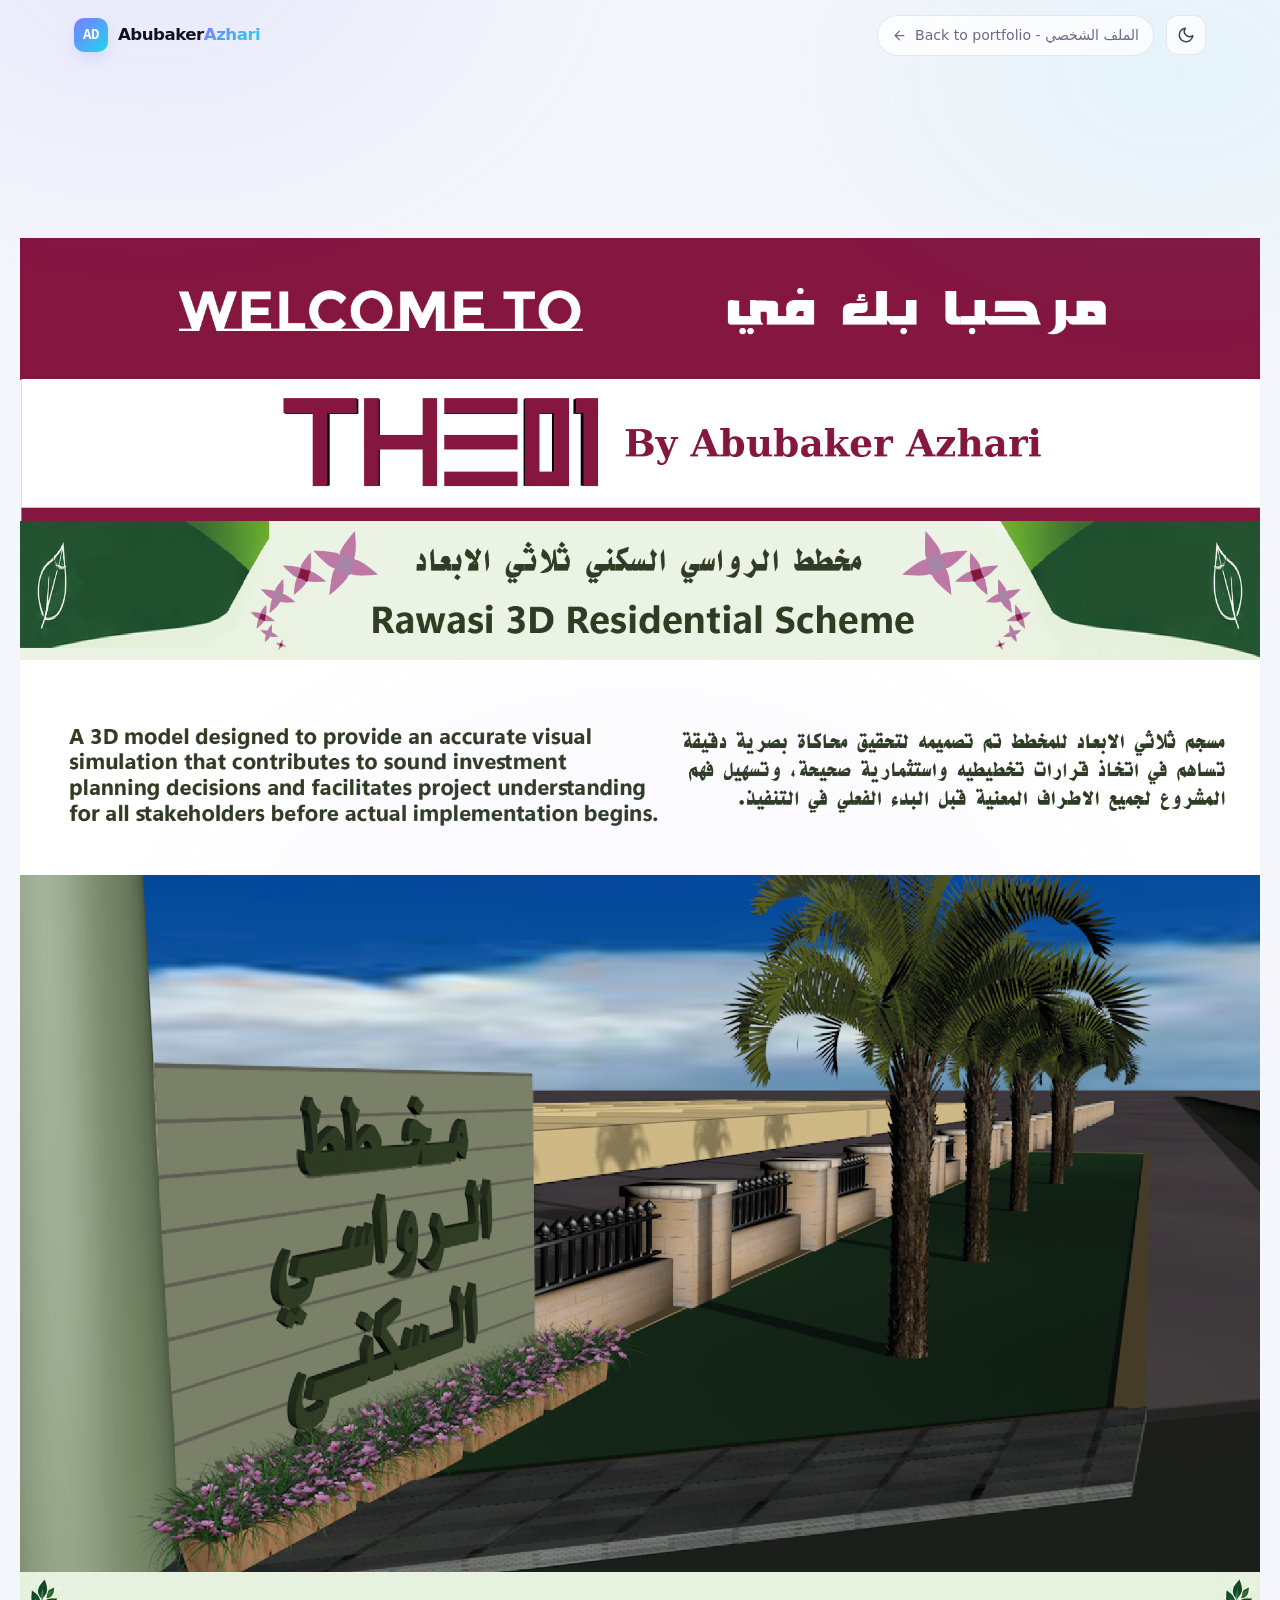
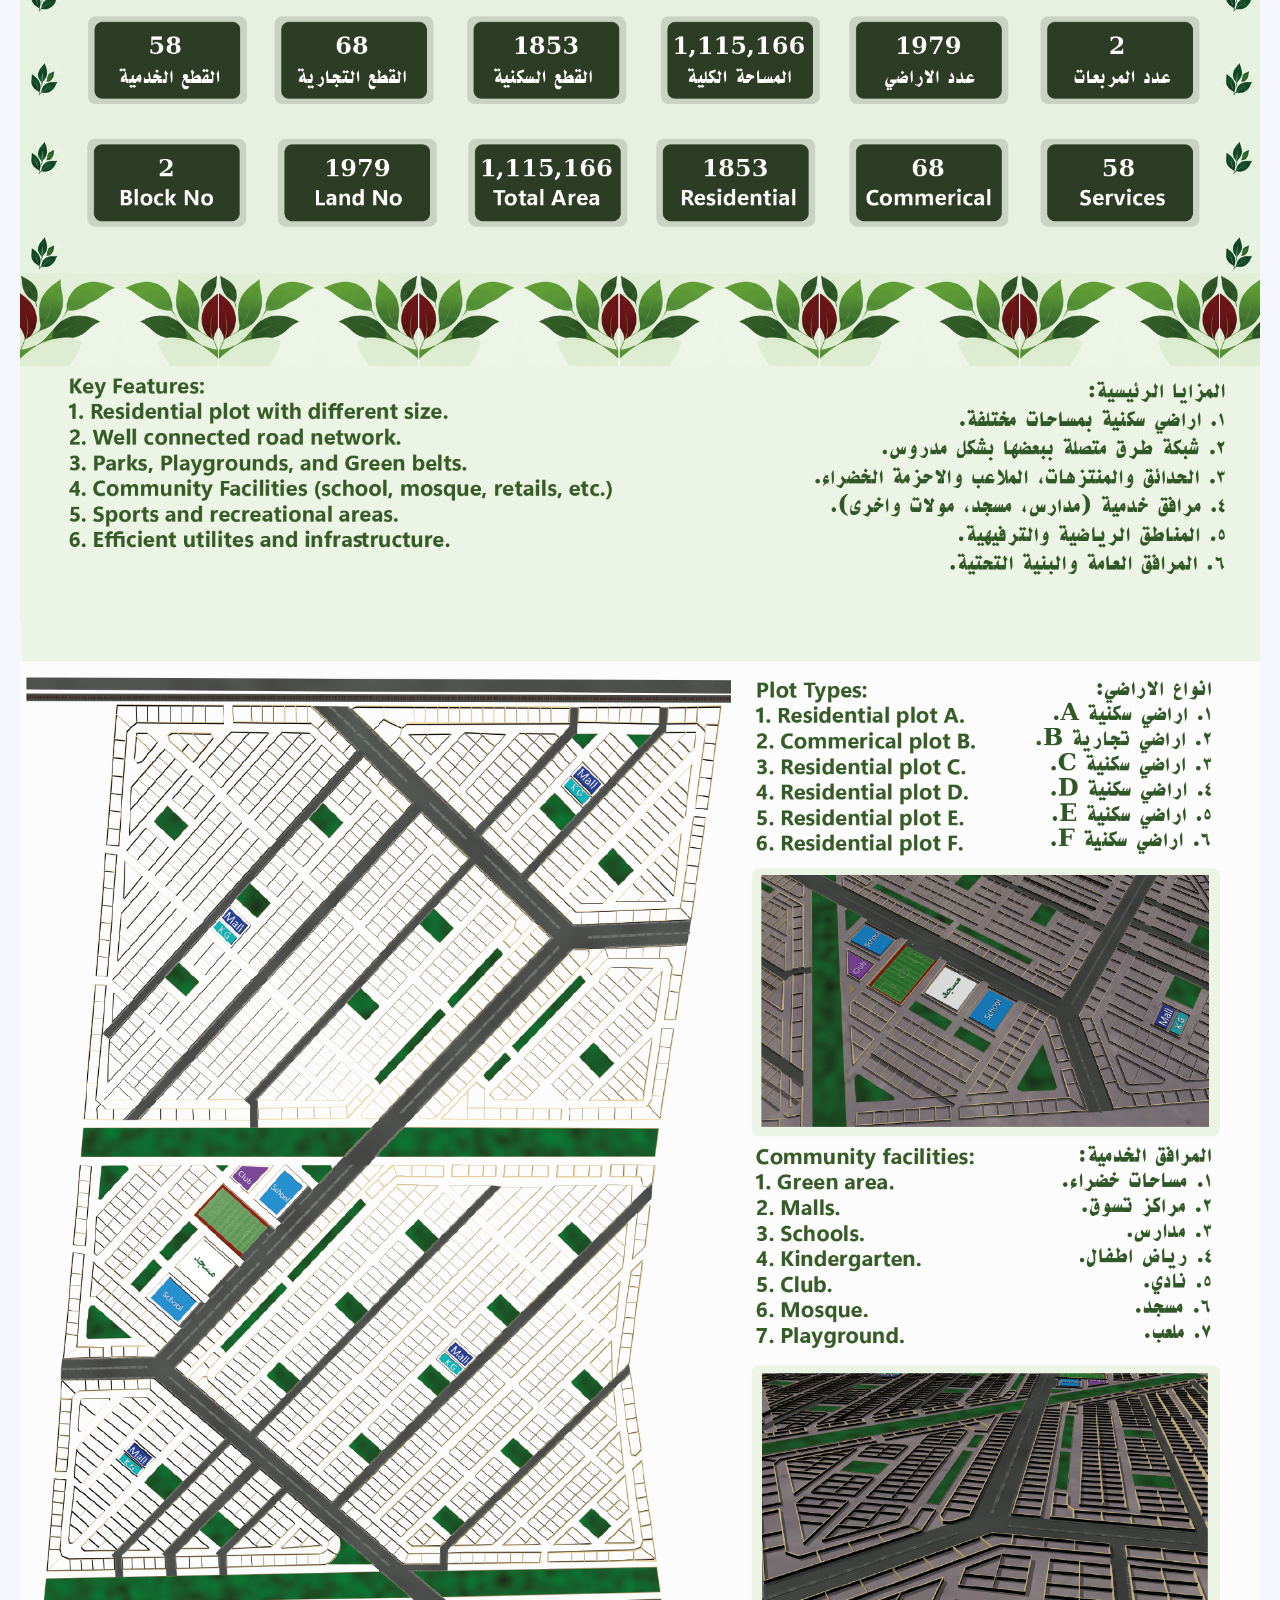
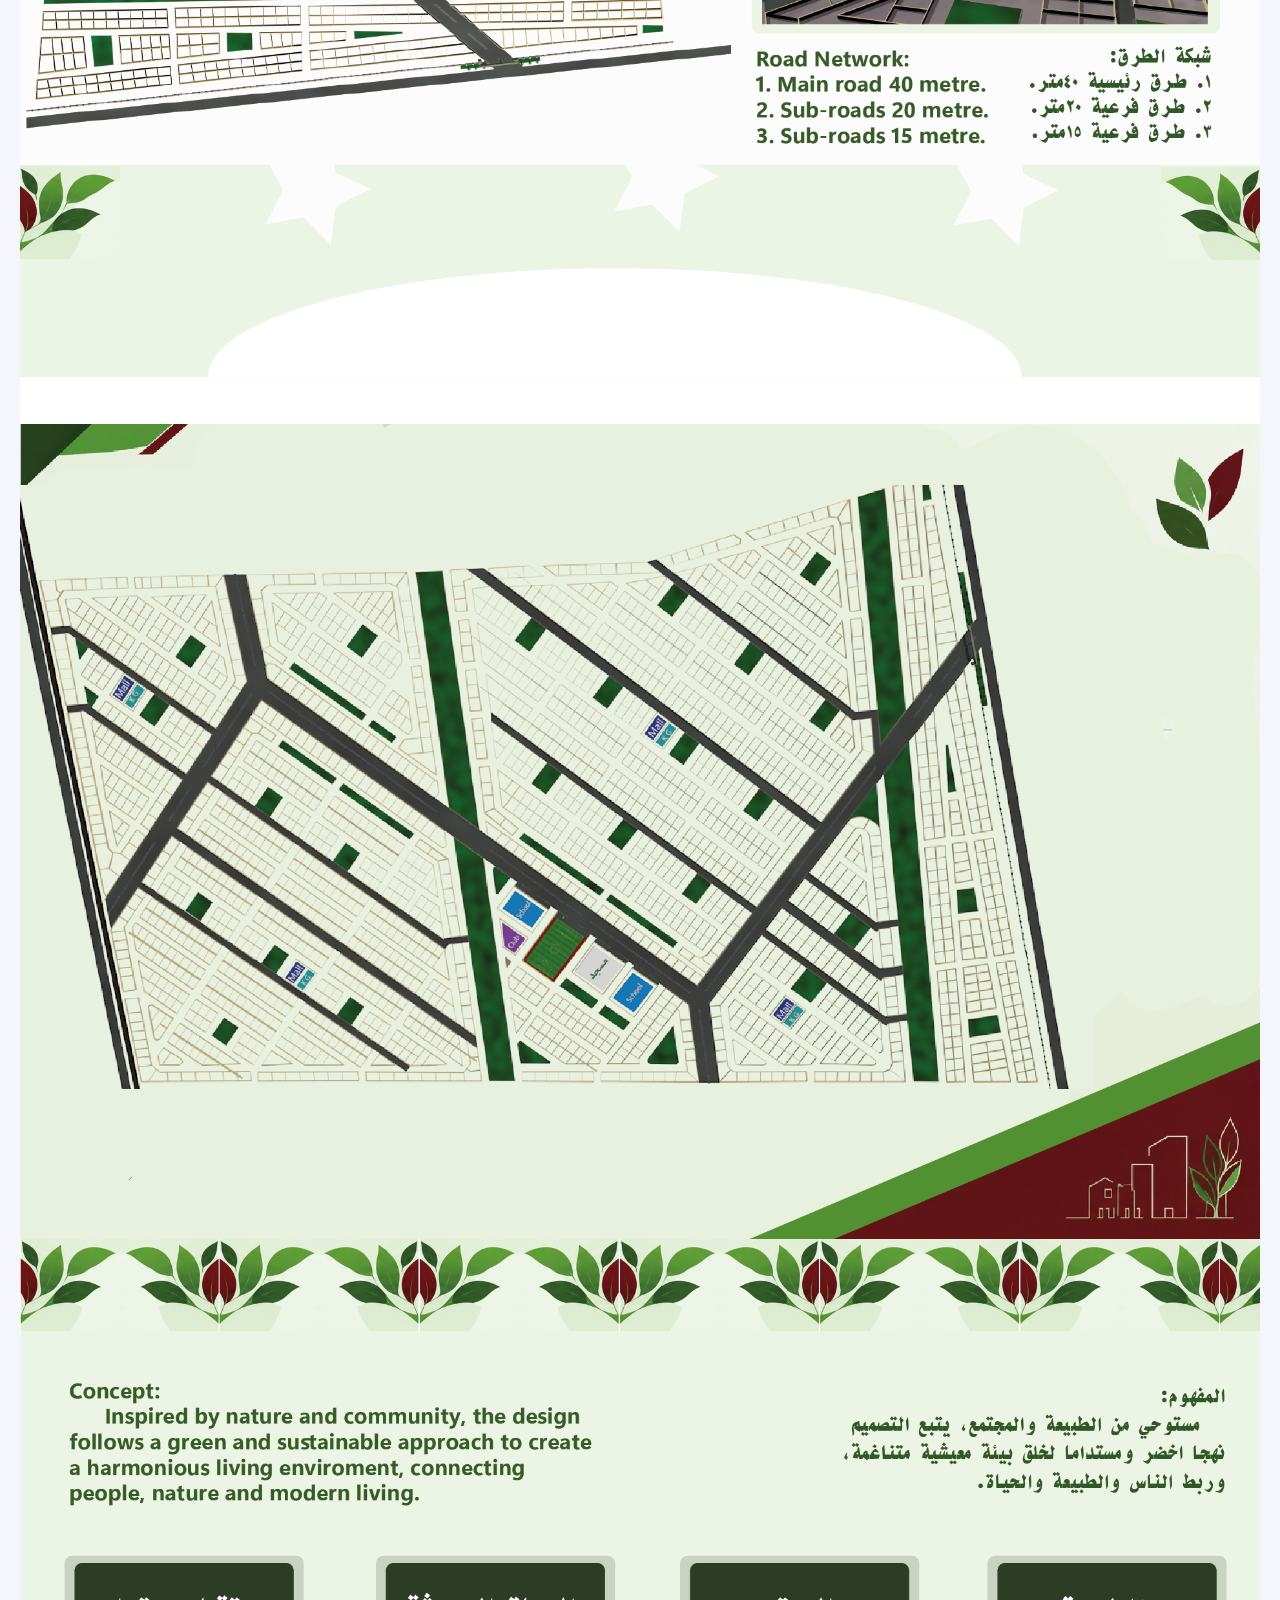
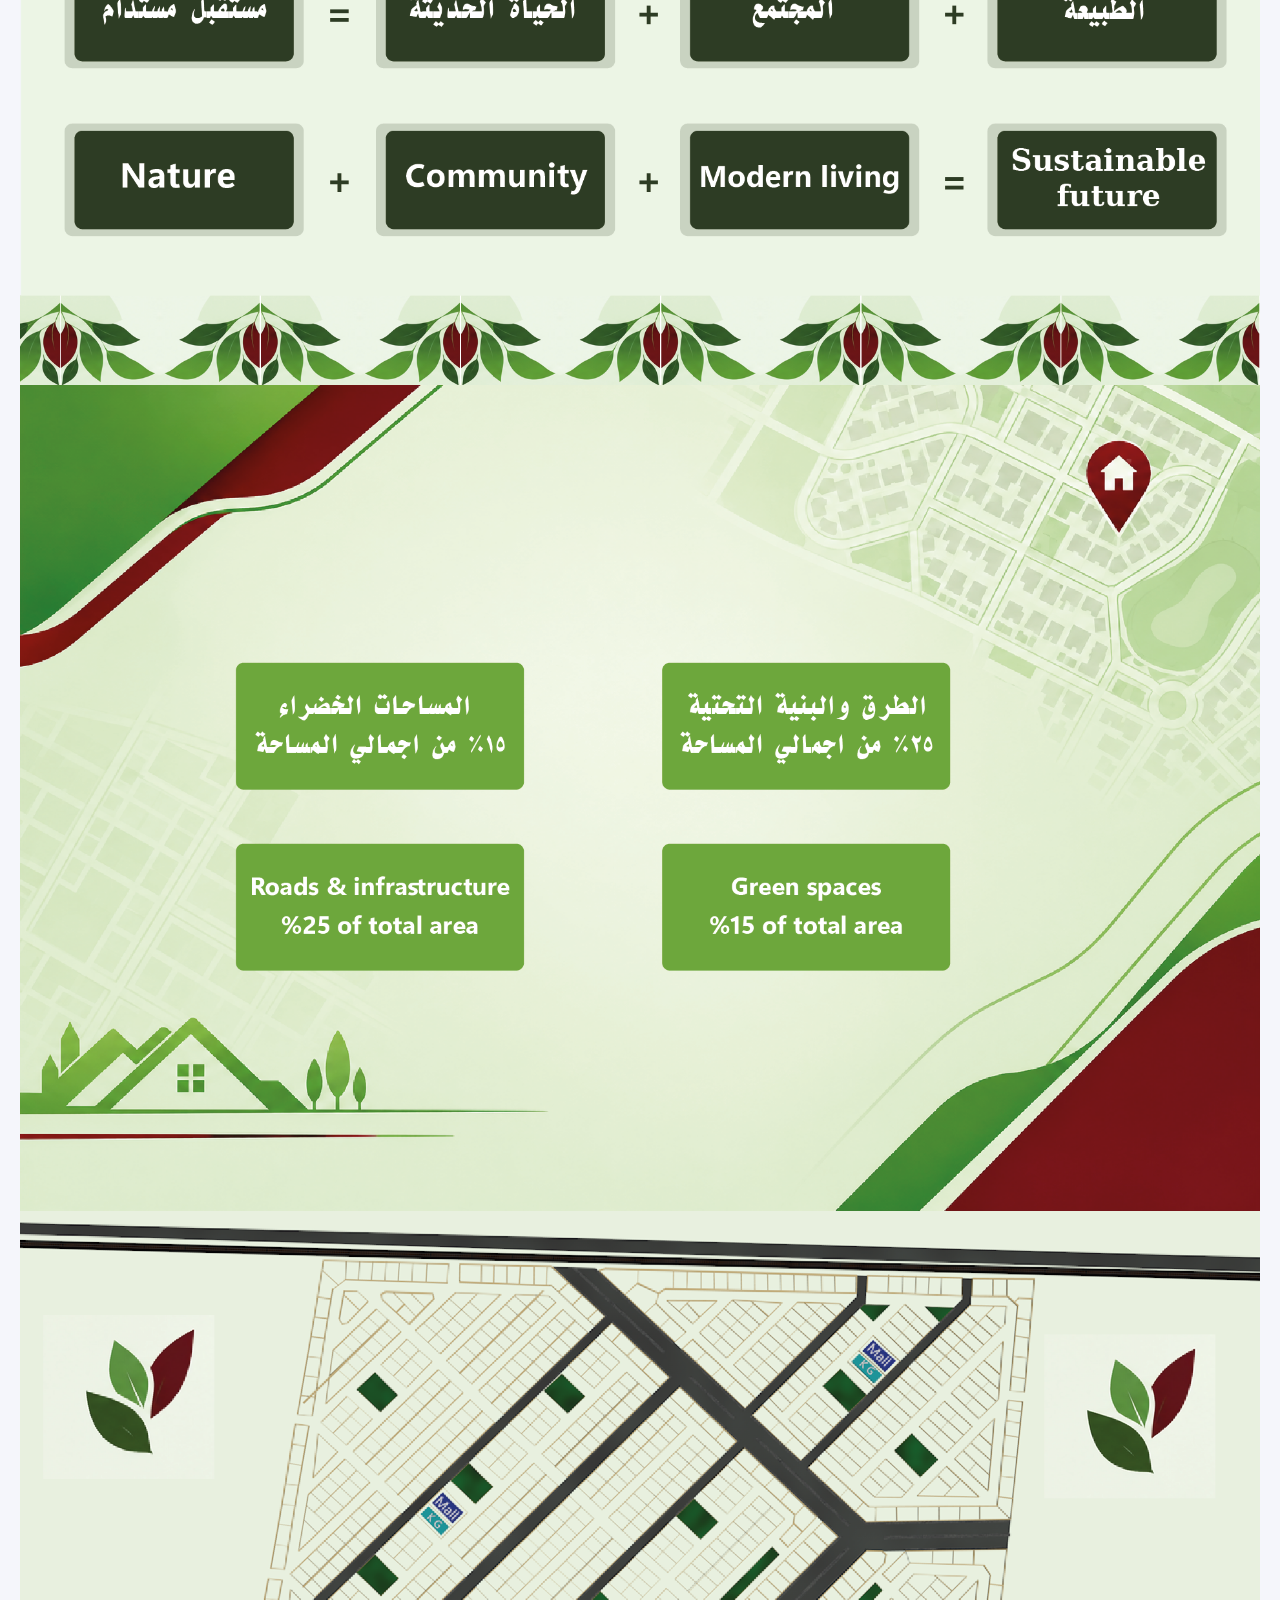
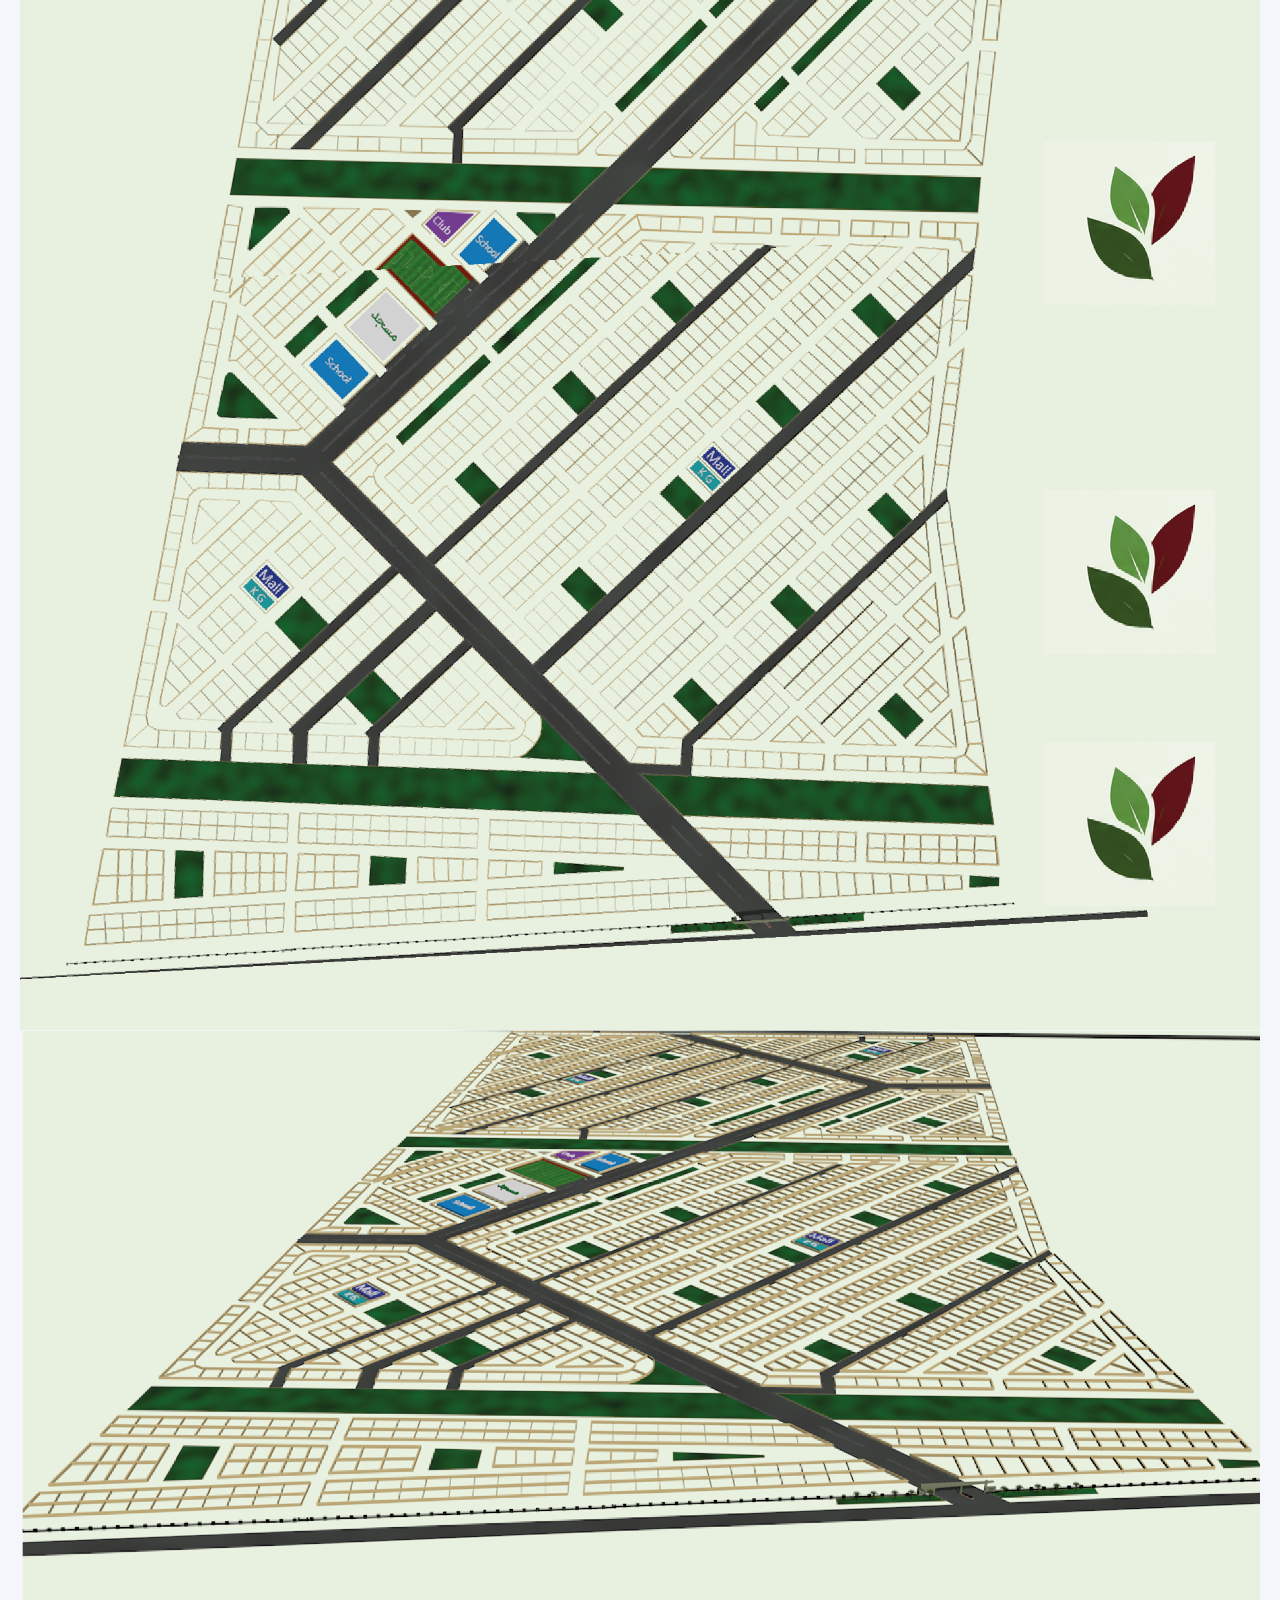
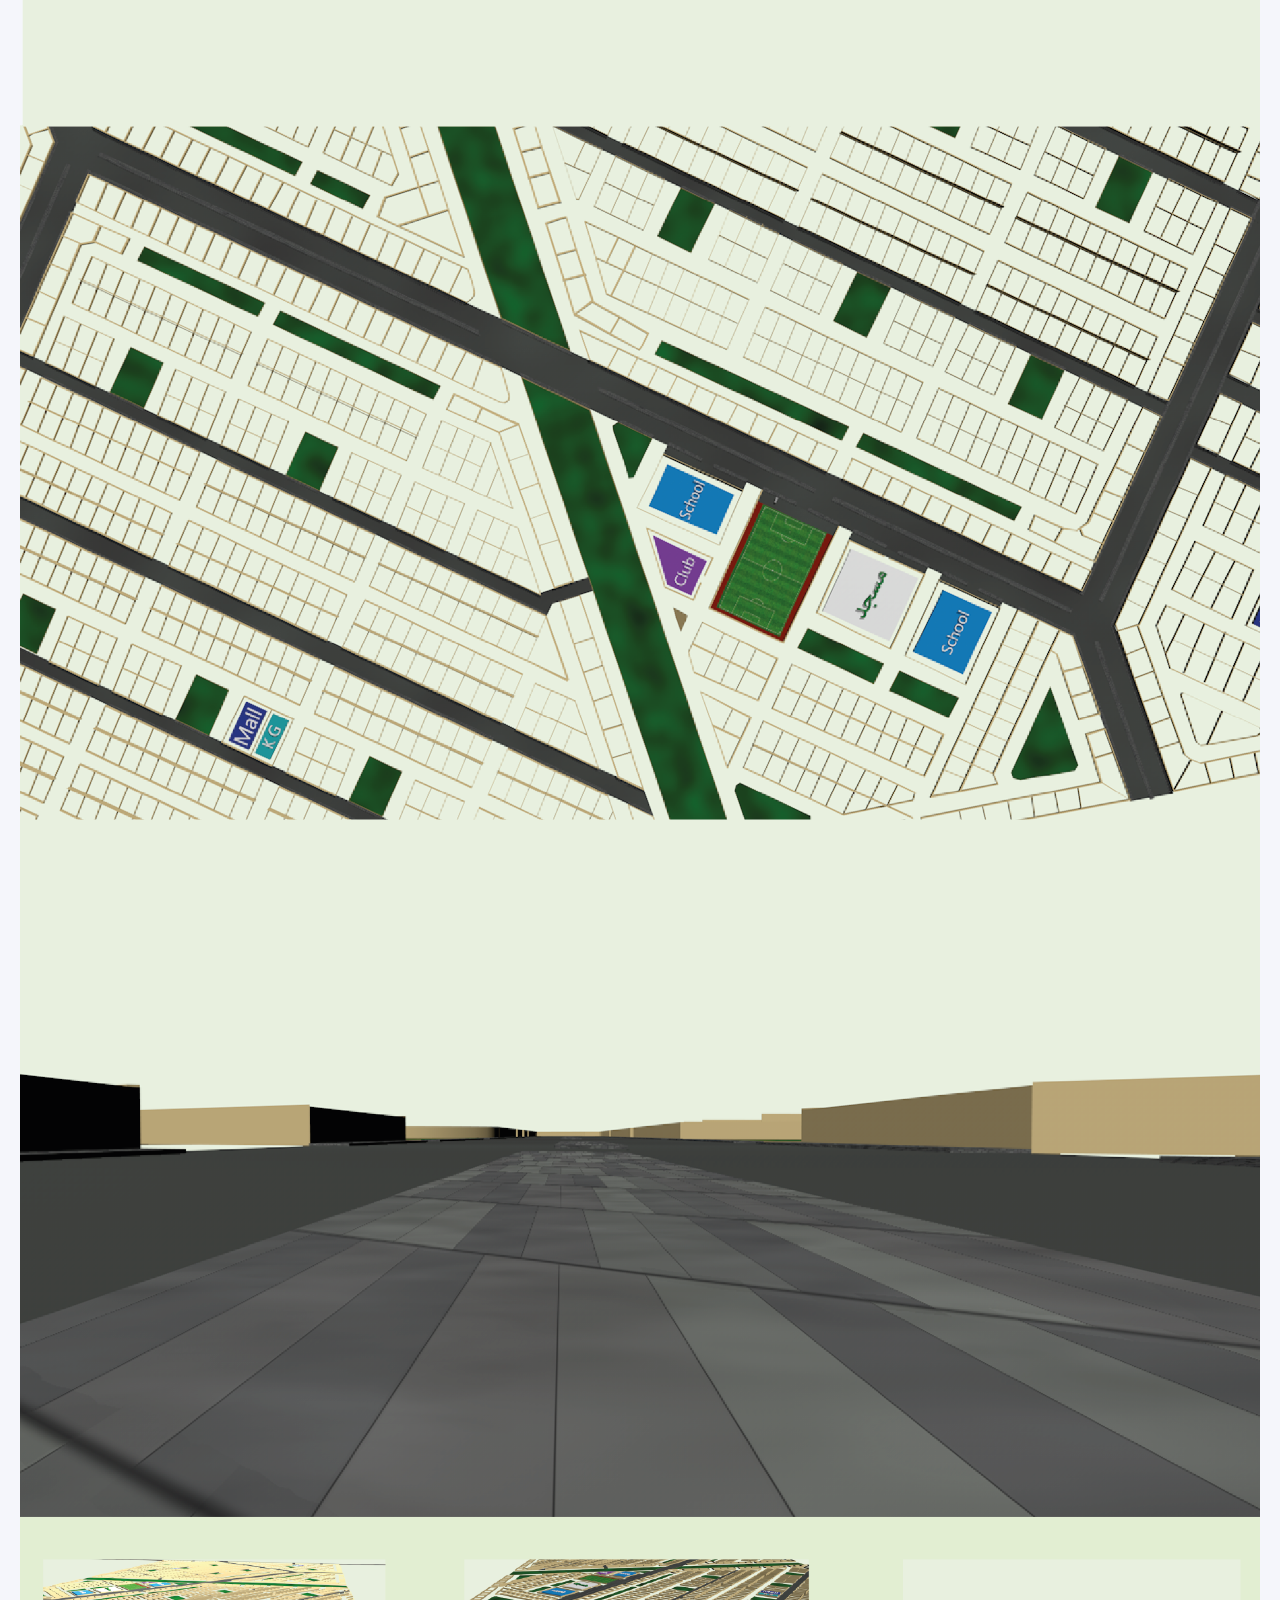
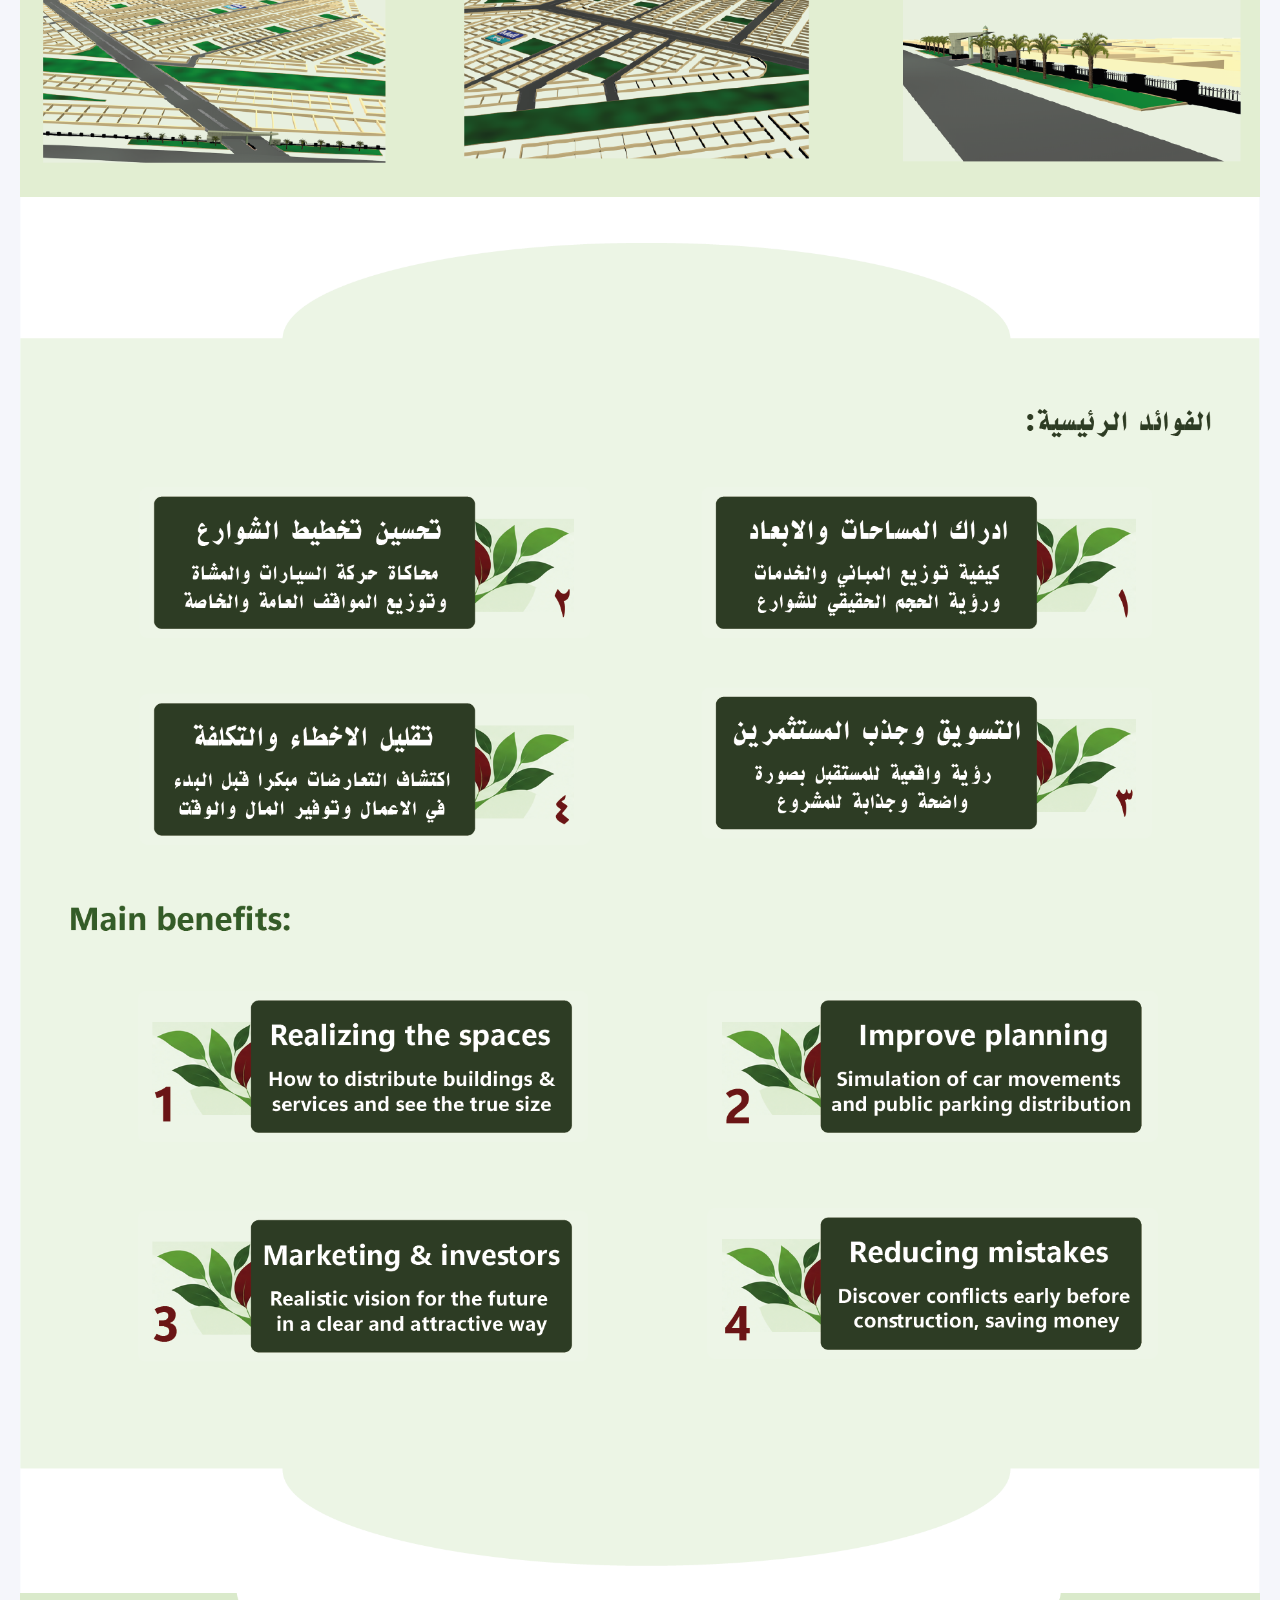
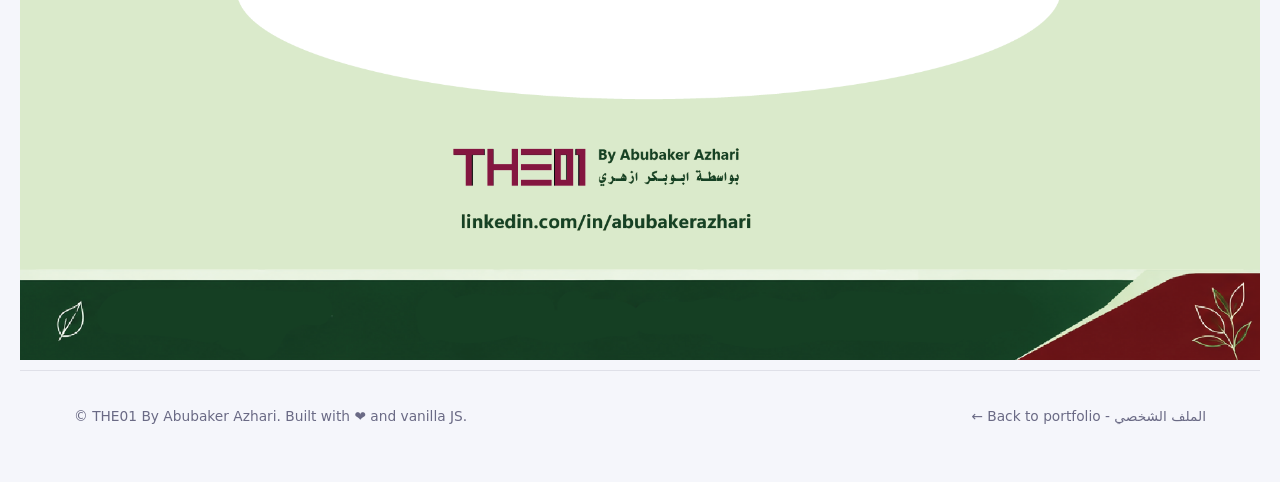
<file: projects/Rawasi-3D-Residential-Scheme/Rawasi-3D-Residential-Scheme.html>
<!DOCTYPE html>
<html lang="en">
<head>
    <meta charset="UTF-8">
    <meta name="viewport" content="width=device-width, initial-scale=1.0">
    <title>Rawasi 3D Residential Scheme</title>
    <link rel="stylesheet" href="style.css">

    <script>
    (function () {
    try {
      var saved = localStorage.getItem('theme');
      var prefersLight = window.matchMedia('(prefers-color-scheme: light)').matches;
      document.documentElement.setAttribute('data-theme', saved || (prefersLight ? 'light' : 'dark'));
    } catch (e) {}
  })();
    </script>

    

</head>

<body>

    <div class="progress-bar" id="progressBar"></div>
    
    <!-- ================= NAV ================= -->
    <header class="nav" id="nav">
  <div class="nav-inner">
    <a href="../index.html" class="logo" aria-label="Home">
      <span class="logo-mark">AD</span>
      <span>Abubaker<span class="grad-text">Azhari</span></span>
    </a>

    <div class="nav-right">
      <a href="../../ar.html#projects" class="nav-back">
        <svg viewBox="0 0 24 24" fill="none" stroke="currentColor" stroke-width="2" stroke-linecap="round" stroke-linejoin="round">
          <path d="M19 12H5M12 19l-7-7 7-7"/>
        </svg>
        <span>Back to portfolio - الملف الشخصي</span>
      </a>
      <button class="icon-btn" id="themeToggle" aria-label="Toggle color theme">
        <svg class="icon-sun" viewBox="0 0 24 24" fill="none" stroke="currentColor" stroke-width="2" stroke-linecap="round">
          <circle cx="12" cy="12" r="4"/>
          <path d="M12 2v2M12 20v2M4.93 4.93l1.41 1.41M17.66 17.66l1.41 1.41M2 12h2M20 12h2M6.34 17.66l-1.41 1.41M19.07 4.93l-1.41 1.41"/>
        </svg>
        <svg class="icon-moon" viewBox="0 0 24 24" fill="none" stroke="currentColor" stroke-width="2" stroke-linecap="round" stroke-linejoin="round">
          <path d="M21 12.79A9 9 0 1111.21 3 7 7 0 0021 12.79z"/>
        </svg>
      </button>
    </div>
  </div>
    </header>

    <main>

        <section class="project-hero">
            
        </section>

        <div class="root-layout">
        <!-- Live Vector UI Simulation -->
        <div class="main-layout">
            <section class="column1 simulation-panel1">
                <div class="image-cover">
                <img src="1Welcome.png" alt="The Welcome screen">
                </div>
            </section>
        </div>

        <div class="main-layout">
            <section class="column1 simulation-panel1">
                <div class="image-cover">
                <img src="2titel.png" alt="The Welcome screen">
                </div>
            </section>
        </div>

        <div class="main-layout">
            <section class="column1 simulation-panel1">
                <div class="image-cover">
                <img src="3about-project.png" alt="The Welcome screen">
                </div>
            </section>
        </div>

        <div class="main-layout">
            <section class="column1 simulation-panel1">
                <div class="image-cover">
                <img src="4Img-cover.png" alt="The Welcome screen">
                </div>
            </section>
        </div>

        <div class="main-layout">
            <section class="column1 simulation-panel1">
                <div class="image-cover">
                <img src="5count.png" alt="The Welcome screen">
                </div>
            </section>
        </div>

        <div class="main-layout">
            <section class="column1 simulation-panel1">
                <div class="image-cover">
                <img src="6key-features.png" alt="The Welcome screen">
                </div>
            </section>
        </div>

        <div class="main-layout">
            <section class="column1 simulation-panel1">
                <div class="image-cover">
                <img src="7-about-plot.png" alt="The Welcome screen">
                </div>
            </section>
        </div>

        <div class="main-layout">
            <section class="column1 simulation-panel1">
                <div class="image-cover">
                <img src="8main-view.png" alt="The Welcome screen">
                </div>
            </section>
        </div>


        <div class="main-layout">
            <section class="column1 simulation-panel1">
                <div class="image-cover">
                <img src="9concept.png" alt="The Welcome screen">
                </div>
            </section>
        </div>

        <div class="main-layout">
            <section class="column1 simulation-panel1">
                <div class="image-cover">
                <img src="10rates.png" alt="The Welcome screen">
                </div>
            </section>
        </div>

        <div class="main-layout">
            <section class="column1 simulation-panel1">
                <div class="image-cover">
                <img src="11-grids-1.png" alt="The Welcome screen">
                </div>
            </section>
        </div>


        <div class="main-layout">
            <section class="column1 simulation-panel1">
                <div class="image-cover">
                <img src="12-grids-2.png" alt="The Welcome screen">
                </div>
            </section>
        </div>


        <div class="main-layout">
            <section class="column1 simulation-panel1">
                <div class="image-cover">
                <img src="13-benefits.png" alt="The Welcome screen">
                </div>
            </section>
        </div>


        <div class="main-layout">
            <section class="column1 simulation-panel1">
                <div class="image-cover">
                <img src="14-footer.png" alt="The Welcome screen">
                </div>
            </section>
        </div>
        </div>

    </main>

    <!-- ================= FOOTER ================= -->
    <footer>
       <div class="container footer-inner">
        <p>© <span id="year"></span> THE01 By Abubaker Azhari. Built with ❤️ and vanilla JS.</p>
        <p><a href="../../ar.html#projects">← Back to portfolio - الملف الشخصي</a></p>
        </div>
    </footer>
    
    <!-- POP-UP OVERLAY WINDOW MODULE (MODAL) -->
    <div class="modal-overlay" id="modalOverlay">
        <div class="modal-window">
            <div class="modal-header">
                <h3 id="modalTitle">Land Information</h3>
                <span class="close-btn" id="closeBtn">&times;</span>
            </div>
            <div class="modal-body">
                <p><strong>Block Number:</strong> <span id="popBlock"></span></p>
                <p><strong>Land Number:</strong> <span id="popNo"></span></p>
                <p><strong>Area Size:</strong> <span id="popArea"></span> sq. ft.</p>
                <p><strong>Type Category:</strong> <span id="popType"></span></p>
                <p><strong>Metre Price:</strong> $<span id="popPrice"></span></p>
                <p><strong>Land Status:</strong> <span id="popStatus"></span></p>
            </div>
            <div class="modal-footer">
                <button class="btn btn-reserve" id="btnReserve">Reserve</button>
                <button class="btn btn-buy" id="btnPurchase">Purchase</button>
            </div>
        </div>
    </div>

    <!-- Move script to bottom to guarantee DOM is fully interactive -->
    <script src="script.js"></script>

    
    <script>
(function () {
  const root = document.documentElement;
  document.getElementById('themeToggle').addEventListener('click', () => {
    const next = root.getAttribute('data-theme') === 'dark' ? 'light' : 'dark';
    root.setAttribute('data-theme', next);
    try { localStorage.setItem('theme', next); } catch (e) {}
  });

  const el = document.getElementById('typed');
  const roles = [
    'مطور تطبيقات سطح المكتب',
    'مطور تطبيقات اندرويد',
    'محلل بيانات',
    'مصمم ثلاثي الابعاد',
    'محاسب',
    'متعدد المهام',
    'مهارات تنظيمية',
    'حل المشكلات'
  ];

  let roleIndex = 0, charIndex = 0, deleting = false;
  const TYPE_SPEED = 65, DELETE_SPEED = 32, HOLD_TIME = 1500;
  function tick() {
    const current = roles[roleIndex];
    if (!deleting) {
      el.textContent = current.slice(0, ++charIndex);
      if (charIndex === current.length) { deleting = true; return setTimeout(tick, HOLD_TIME); }
      return setTimeout(tick, TYPE_SPEED);
    }
    el.textContent = current.slice(0, --charIndex);
    if (charIndex === 0) { deleting = false; roleIndex = (roleIndex + 1) % roles.length; return setTimeout(tick, 320); }
    setTimeout(tick, DELETE_SPEED);
  }
  if (el) setTimeout(tick, 500);
})();

(function () {
  const nav = document.getElementById('nav');
  const navLinks = document.getElementById('navLinks');
  const navToggle = document.getElementById('navToggle');
  const links = navLinks.querySelectorAll('a');
  const onScroll = () => nav.classList.toggle('scrolled', window.scrollY > 20);
  window.addEventListener('scroll', onScroll, { passive: true });
  onScroll();
  navToggle.addEventListener('click', () => {
    const open = navLinks.classList.toggle('open');
    navToggle.setAttribute('aria-expanded', String(open));
  });
  links.forEach(l => l.addEventListener('click', () => {
    navLinks.classList.remove('open');
    navToggle.setAttribute('aria-expanded', 'false');
  }));
  const sections = document.querySelectorAll('main section[id]');
  const setActive = id => links.forEach(l => l.classList.toggle('active', l.getAttribute('href') === '#' + id));
  new IntersectionObserver(entries => {
    entries.forEach(e => { if (e.isIntersecting) setActive(e.target.id); });
  }, { rootMargin: '-45% 0px -50% 0px' }).observe || sections.forEach(s => {});
  const obs = new IntersectionObserver(entries => {
    entries.forEach(e => { if (e.isIntersecting) setActive(e.target.id); });
  }, { rootMargin: '-45% 0px -50% 0px' });
  sections.forEach(s => obs.observe(s));
})();

(function () {
  const bar = document.getElementById('progressBar');
  const toTop = document.getElementById('toTop');
  function update() {
    const st = window.scrollY;
    const h = document.documentElement.scrollHeight - window.innerHeight;
    bar.style.width = (h > 0 ? (st / h) * 100 : 0) + '%';
    toTop.classList.toggle('show', st > 500);
  }
  window.addEventListener('scroll', update, { passive: true });
  window.addEventListener('resize', update);
  update();
  toTop.addEventListener('click', () => window.scrollTo({ top: 0, behavior: 'smooth' }));
})();

(function () {
  const items = document.querySelectorAll('.reveal');
  if (!('IntersectionObserver' in window)) { items.forEach(el => el.classList.add('visible')); return; }
  const obs = new IntersectionObserver((entries, o) => {
    entries.forEach((e, i) => {
      if (!e.isIntersecting) return;
      setTimeout(() => e.target.classList.add('visible'), i * 70);
      o.unobserve(e.target);
    });
  }, { threshold: 0.12, rootMargin: '0px 0px -60px 0px' });
  items.forEach(el => obs.observe(el));
})();

(function () {
  const counters = document.querySelectorAll('.stat-num');
  const animate = el => {
    const target = parseInt(el.dataset.count, 10);
    const duration = 1400;
    const start = performance.now();
    function step(now) {
      const p = Math.min((now - start) / duration, 1);
      const eased = p === 1 ? 1 : 1 - Math.pow(2, -10 * p);
      el.textContent = Math.floor(eased * target).toLocaleString('en-US');
      if (p < 1) requestAnimationFrame(step);
      else el.textContent = target.toLocaleString('en-US') + (target >= 1000 ? '+' : '');
    }
    requestAnimationFrame(step);
  };
  const obs = new IntersectionObserver((entries, o) => {
    entries.forEach(e => { if (e.isIntersecting) { animate(e.target); o.unobserve(e.target); } });
  }, { threshold: 0.5 });
  counters.forEach(c => obs.observe(c));
})();

(function () {
  const buttons = document.querySelectorAll('.filter-btn');
  const cards = document.querySelectorAll('.project-card');
  buttons.forEach(btn => {
    btn.addEventListener('click', () => {
      buttons.forEach(b => b.classList.remove('active'));
      btn.classList.add('active');
      const filter = btn.dataset.filter;
      cards.forEach((card, i) => {
        const match = filter === 'all' || card.dataset.category.split(' ').includes(filter);
        card.classList.toggle('hide', !match);
        if (match) {
          card.style.animation = 'none';
          void card.offsetWidth;
          card.style.animation = `cardIn .5s var(--ease) ${i * 45}ms backwards`;
        }
      });
    });
  });
})();

(function () {
  const form = document.getElementById('contactForm');
  if (!form) return;
  const EMAIL = 'hello@example.com';
  form.addEventListener('submit', e => {
    e.preventDefault();
    const name = form.name.value.trim();
    const email = form.email.value.trim();
    const message = form.message.value.trim();
    if (!name || !email || !message) { alert('يرجى ملء جميع الحقول.'); return; }
    const subject = encodeURIComponent(`رسالة من ${name}`);
    const body = encodeURIComponent(`الاسم: ${name}\nالبريد: ${email}\n\n${message}`);
    window.location.href = `mailto:${EMAIL}?subject=${subject}&body=${body}`;
    form.reset();
  });
})();

document.getElementById('year').textContent = new Date().getFullYear();

document.querySelectorAll('a[href^="#"]').forEach(anchor => {
  anchor.addEventListener('click', function (e) {
    const id = this.getAttribute('href');
    if (id === '#' || id.length < 2) return;
    const target = document.querySelector(id);
    if (!target) return;
    e.preventDefault();
    const top = target.getBoundingClientRect().top + window.scrollY - 84;
    window.scrollTo({ top, behavior: 'smooth' });
  });
});
</script>

</body>
</html>
</file>
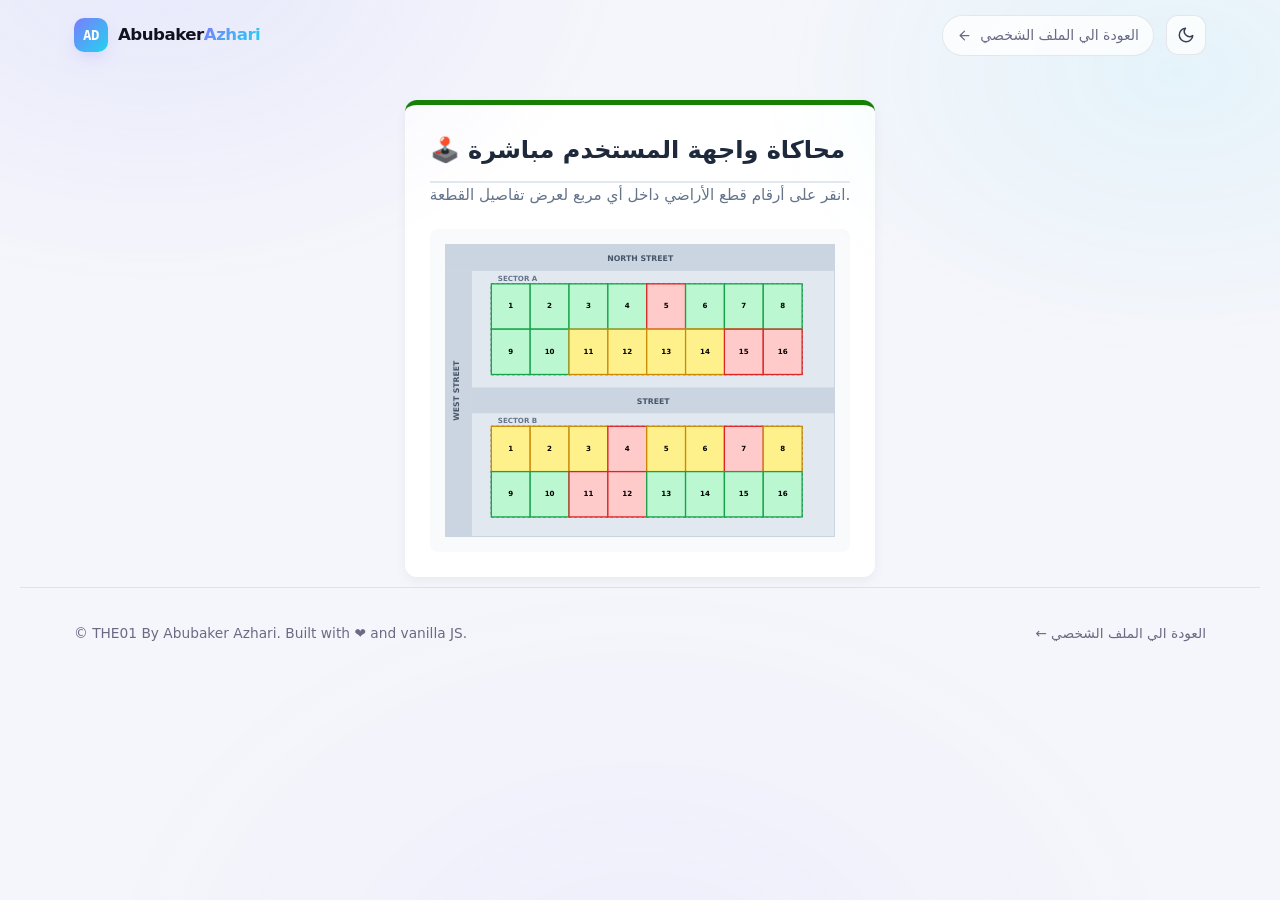
<file: projects/THE01-Rawasi-Map/ar-THE01-Rawasi-Map-Live-Demo.html>
<!DOCTYPE html>
<html lang="en">
<head>
    <meta charset="UTF-8">
    <meta name="viewport" content="width=device-width, initial-scale=1.0">
    <title>Java Desktop Project Showcase</title>
    <link rel="stylesheet" href="style.css">

    <script>
    (function () {
    try {
      var saved = localStorage.getItem('theme');
      var prefersLight = window.matchMedia('(prefers-color-scheme: light)').matches;
      document.documentElement.setAttribute('data-theme', saved || (prefersLight ? 'light' : 'dark'));
    } catch (e) {}
  })();
    </script>

    

</head>

<body>
    <!-- ================= NAV ================= -->
    <header class="nav" id="nav">
  <div class="nav-inner">
    <a href="../index.html" class="logo" aria-label="Home">
      <span class="logo-mark">AD</span>
      <span>Abubaker<span class="grad-text">Azhari</span></span>
    </a>

    <div class="nav-right">
      <a href="ar-THE01-Rawasi-Map.html" class="nav-back">
        <svg viewBox="0 0 24 24" fill="none" stroke="currentColor" stroke-width="2" stroke-linecap="round" stroke-linejoin="round">
          <path d="M19 12H5M12 19l-7-7 7-7"/>
        </svg>
        <span>العودة الي الملف الشخصي</span>
      </a>
      <button class="icon-btn" id="themeToggle" aria-label="Toggle color theme">
        <svg class="icon-sun" viewBox="0 0 24 24" fill="none" stroke="currentColor" stroke-width="2" stroke-linecap="round">
          <circle cx="12" cy="12" r="4"/>
          <path d="M12 2v2M12 20v2M4.93 4.93l1.41 1.41M17.66 17.66l1.41 1.41M2 12h2M20 12h2M6.34 17.66l-1.41 1.41M19.07 4.93l-1.41 1.41"/>
        </svg>
        <svg class="icon-moon" viewBox="0 0 24 24" fill="none" stroke="currentColor" stroke-width="2" stroke-linecap="round" stroke-linejoin="round">
          <path d="M21 12.79A9 9 0 1111.21 3 7 7 0 0021 12.79z"/>
        </svg>
      </button>
    </div>
  </div>
    </header>

    <main>
        <div class="root-layout">
        <!-- Live Vector UI Simulation -->
        <div class="main-layout">

            <!-- LEFT COLUMN: LIVE VECTOR SIMULATION -->
            <section class="column simulation-panel">
                <h2>🕹️ محاكاة واجهة المستخدم مباشرة </h2>
                <p class="subtitle">
                    انقر على أرقام قطع الأراضي داخل أي مربع لعرض تفاصيل القطعة.
                </p>
                <div class="simulation-container">
                <!-- Expanded Interactive SVG Map Layout -->
                <svg viewBox="0 0 600 450" class="map-vector" xmlns="http://w3.org">
                    <!-- STREET GRID BACKDROP -->
                    <!-- Main Perimeter Roads -->
                    <rect x="0" y="0" width="600" height="40" fill="#cbd5e1" />
                    <text x="300" y="25" fill="#475569" font-weight="bold" font-size="12" text-anchor="middle">NORTH STREET</text>
                    
                    <rect x="0" y="40" width="40" height="410" fill="#cbd5e1" />
                    <text x="20" y="225" fill="#475569" font-weight="bold" font-size="12" text-anchor="middle" transform="rotate(-90 20 225)">WEST STREET</text>
                    
                    <!-- Central Intersecting Avenue dividing Block A and Block B -->
                    <rect x="40" y="220" width="560" height="40" fill="#cbd5e1" />
                    <text x="320" y="245" fill="#475569" font-weight="bold" font-size="12" text-anchor="middle">STREET</text>

                    <!-- NEIGHBORHOOD SECTOR A (TOP) -->
                    <g transform="translate(70, 60)">
                        <!-- Outer Frame Sector A -->
                        <rect x="0" y="0" width="480" height="140" fill="none" stroke="#475569" stroke-width="2" stroke-dasharray="4" />
                        <text x="10" y="-5" fill="#64748b" font-size="11" font-weight="bold">SECTOR A</text>
                        
                        <!-- Land Parcel 1 -->
                        <g class="land-parcel" data-parcel-id="1">
                            <rect x="0" y="0" width="60" height="70" fill="#bbf7d0" stroke="#16a34a" stroke-width="2" />
                            <text x="30" y="35" class="parcel-label">1</text>
                        </g>
                        <g class="land-parcel" data-parcel-id="2">
                            <rect x="60" y="0" width="60" height="70" fill="#bbf7d0" stroke="#16a34a" stroke-width="2" />
                            <text x="90" y="35" class="parcel-label">2</text>
                        </g>

                        <!-- Land Parcel 2 -->
                        <g class="land-parcel" data-parcel-id="3">
                            <rect x="120" y="0" width="60" height="70" fill="#bbf7d0" stroke="#16a34a" stroke-width="2" />
                            <text x="150" y="35" class="parcel-label">3</text>
                        </g>
                        <g class="land-parcel" data-parcel-id="4">
                            <rect x="180" y="0" width="60" height="70" fill="#bbf7d0" stroke="#16a34a" stroke-width="2" />
                            <text x="210" y="35" class="parcel-label">4</text>
                        </g>

                        <!-- Land Parcel 3 -->
                        <g class="land-parcel" data-parcel-id="5">
                            <rect x="240" y="0" width="60" height="70" fill="#fecaca" stroke="#dc2626" stroke-width="2" />
                            <text x="270" y="35" class="parcel-label">5</text>
                        </g>
                        <g class="land-parcel" data-parcel-id="6">
                            <rect x="300" y="0" width="60" height="70" fill="#bbf7d0" stroke="#16a34a" stroke-width="2" />
                            <text x="330" y="35" class="parcel-label">6</text>
                        </g>

                        <!-- Land Parcel 4 -->
                        <g class="land-parcel" data-parcel-id="7">
                            <rect x="360" y="0" width="60" height="70" fill="#bbf7d0" stroke="#16a34a" stroke-width="2" />
                            <text x="390" y="35" class="parcel-label">7</text>
                        </g>
                        <g class="land-parcel" data-parcel-id="8">
                            <rect x="420" y="0" width="60" height="70" fill="#bbf7d0" stroke="#16a34a" stroke-width="2" />
                            <text x="450" y="35" class="parcel-label">8</text>
                        </g>

                        <!-- Land Parcel 1 -->
                        <g class="land-parcel" data-parcel-id="9">
                            <rect x="0" y="70" width="60" height="70" fill="#bbf7d0" stroke="#16a34a" stroke-width="2" />
                            <text x="30" y="105" class="parcel-label">9</text>
                        </g>
                        <g class="land-parcel" data-parcel-id="10">
                            <rect x="60" y="70" width="60" height="70" fill="#bbf7d0" stroke="#16a34a" stroke-width="2" />
                            <text x="90" y="105" class="parcel-label">10</text>
                        </g>

                        <!-- Land Parcel 2 -->
                        <g class="land-parcel" data-parcel-id="11">
                            <rect x="120" y="70" width="60" height="70" fill="#fef08a" stroke="#ca8a04" stroke-width="2" />
                            <text x="150" y="105" class="parcel-label">11</text>
                        </g>
                        <g class="land-parcel" data-parcel-id="12">
                            <rect x="180" y="70" width="60" height="70" fill="#fef08a" stroke="#ca8a04" stroke-width="2" />
                            <text x="210" y="105" class="parcel-label">12</text>
                        </g>

                        <!-- Land Parcel 3 -->
                        <g class="land-parcel" data-parcel-id="13">
                            <rect x="240" y="70" width="120" height="70" fill="#fef08a" stroke="#ca8a04" stroke-width="2" />
                            <text x="270" y="105" class="parcel-label">13</text>
                        </g>
                        <g class="land-parcel" data-parcel-id="14">
                            <rect x="300" y="70" width="120" height="70" fill="#fef08a" stroke="#ca8a04" stroke-width="2" />
                            <text x="330" y="105" class="parcel-label">14</text>
                        </g>

                        <!-- Land Parcel 4 -->
                        <g class="land-parcel" data-parcel-id="15">
                            <rect x="360" y="70" width="60" height="70" fill="#fecaca" stroke="#dc2626" stroke-width="2" />
                            <text x="390" y="105" class="parcel-label">15</text>
                        </g>
                        <g class="land-parcel" data-parcel-id="16">
                            <rect x="420" y="70" width="60" height="70" fill="#fecaca" stroke="#dc2626" stroke-width="2" />
                            <text x="450" y="105" class="parcel-label">16</text>
                        </g>

                    </g>

                    <!-- NEIGHBORHOOD SECTOR B (BOTTOM) -->
                    <g transform="translate(70, 280)">
                        <!-- Outer Frame Sector B -->
                        <rect x="0" y="0" width="480" height="140" fill="none" stroke="#475569" stroke-width="2" stroke-dasharray="4" />
                        <text x="10" y="-5" fill="#64748b" font-size="11" font-weight="bold">SECTOR B</text>
                        
                        <!-- Land Parcel 5 -->
                        <g class="land-parcel" data-parcel-id="17">
                            <rect x="0" y="0" width="60" height="70" fill="#fef08a" stroke="#ca8a04" stroke-width="2" />
                            <text x="30" y="35" class="parcel-label">1</text>
                        </g>
                        <g class="land-parcel" data-parcel-id="18">
                            <rect x="60" y="0" width="60" height="70" fill="#fef08a" stroke="#ca8a04" stroke-width="2" />
                            <text x="90" y="35" class="parcel-label">2</text>
                        </g>

                        <!-- Land Parcel 6 -->
                        <g class="land-parcel" data-parcel-id="19">
                            <rect x="120" y="0" width="60" height="70" fill="#fef08a" stroke="#ca8a04" stroke-width="2" />
                            <text x="150" y="35" class="parcel-label">3</text>
                        </g>
                        <g class="land-parcel" data-parcel-id="20">
                            <rect x="180" y="0" width="60" height="70" fill="#fecaca" stroke="#dc2626" stroke-width="2" />
                            <text x="210" y="35" class="parcel-label">4</text>
                        </g>

                        <!-- Land Parcel 7 -->
                        <g class="land-parcel" data-parcel-id="21">
                            <rect x="240" y="0" width="60" height="70" fill="#fef08a" stroke="#ca8a04" stroke-width="2" />
                            <text x="270" y="35" class="parcel-label">5</text>
                        </g>
                        <g class="land-parcel" data-parcel-id="22">
                            <rect x="300" y="0" width="60" height="70" fill="#fef08a" stroke="#ca8a04" stroke-width="2" />
                            <text x="330" y="35" class="parcel-label">6</text>
                        </g>

                        <!-- Land Parcel 8 -->
                        <g class="land-parcel" data-parcel-id="23">
                            <rect x="360" y="0" width="60" height="70" fill="#fecaca" stroke="#dc2626" stroke-width="2" />
                            <text x="390" y="35" class="parcel-label">7</text>
                        </g>
                        <g class="land-parcel" data-parcel-id="24">
                            <rect x="420" y="0" width="60" height="70" fill="#fef08a" stroke="#ca8a04" stroke-width="2" />
                            <text x="450" y="35" class="parcel-label">8</text>
                        </g>

                        <g class="land-parcel" data-parcel-id="25">
                            <rect x="0" y="70" width="60" height="70" fill="#bbf7d0" stroke="#16a34a" stroke-width="2" />
                            <text x="30" y="105" class="parcel-label">9</text>
                        </g>
                        <g class="land-parcel" data-parcel-id="26">
                            <rect x="60" y="70" width="60" height="70" fill="#bbf7d0" stroke="#16a34a" stroke-width="2" />
                            <text x="90" y="105" class="parcel-label">10</text>
                        </g>

                        <!-- Land Parcel 6 -->
                        <g class="land-parcel" data-parcel-id="27">
                            <rect x="120" y="70" width="60" height="70" fill="#fecaca" stroke="#dc2626" stroke-width="2" />
                            <text x="150" y="105" class="parcel-label">11</text>
                        </g>
                        <g class="land-parcel" data-parcel-id="28">
                            <rect x="180" y="70" width="60" height="70" fill="#fecaca" stroke="#dc2626" stroke-width="2" />
                            <text x="210" y="105" class="parcel-label">12</text>
                        </g>

                        <!-- Land Parcel 7 -->
                        <g class="land-parcel" data-parcel-id="29">
                            <rect x="240" y="70" width="60" height="70" fill="#bbf7d0" stroke="#16a34a" stroke-width="2" />
                            <text x="270" y="105" class="parcel-label">13</text>
                        </g>
                        <g class="land-parcel" data-parcel-id="30">
                            <rect x="300" y="70" width="60" height="70" fill="#bbf7d0" stroke="#16a34a" stroke-width="2" />
                            <text x="330" y="105" class="parcel-label">14</text>
                        </g>

                        <!-- Land Parcel 8 -->
                        <g class="land-parcel" data-parcel-id="31">
                            <rect x="360" y="70" width="60" height="70" fill="#bbf7d0" stroke="#16a34a" stroke-width="2" />
                            <text x="390" y="105" class="parcel-label">15</text>
                        </g>
                        <g class="land-parcel" data-parcel-id="32">
                            <rect x="420" y="70" width="60" height="70" fill="#bbf7d0" stroke="#16a34a" stroke-width="2" />
                            <text x="450" y="105" class="parcel-label">16</text>
                        </g>
                    </g>
                </svg>
                </div>
            </section>
        </div>
    </div>
    </main>

    <!-- ================= FOOTER ================= -->
    <footer>
       <div class="container footer-inner">
        <p>© <span id="year"></span> THE01 By Abubaker Azhari. Built with ❤️ and vanilla JS.</p>
        <p><a href="ar-THE01-Rawasi-Map.html">← العودة الي الملف الشخصي</a></p>
        </div>
    </footer>

    <!-- POP-UP OVERLAY WINDOW MODULE (MODAL) -->
    <div class="modal-overlay" id="modalOverlay">
        <div class="modal-window">
            <div class="modal-header">
                <h3 id="modalTitle">تفاصيل القطعة</h3>
                <span class="close-btn" id="closeBtn">&times;</span>
            </div>
            <div class="modal-body">
                <p><strong>مربع رقم:</strong> <span id="popBlock"></span></p>
                <p><strong>رقم قطعة:</strong> <span id="popNo"></span></p>
                <p><strong>المساحة:</strong> <span id="popArea"></span> sq. ft.</p>
                <p><strong>نوع القطعة:</strong> <span id="popType"></span></p>
                <p><strong>سعر المتر:</strong> $<span id="popPrice"></span></p>
                <p><strong>حالة القطعة:</strong> <span id="popStatus"></span></p>
            </div>
            <div class="modal-footer">
              <button class="btn btn-buy" id="btnPurchase">شراء</button>
                <button class="btn btn-reserve" id="btnReserve">حجز</button>
                
            </div>
        </div>
    </div>

    <!-- Move script to bottom to guarantee DOM is fully interactive -->
    <script src="script.js"></script>
    <script>
(function () {
  const root = document.documentElement;
  document.getElementById('themeToggle').addEventListener('click', () => {
    const next = root.getAttribute('data-theme') === 'dark' ? 'light' : 'dark';
    root.setAttribute('data-theme', next);
    try { localStorage.setItem('theme', next); } catch (e) {}
  });

  const el = document.getElementById('typed');
  const roles = [
    'مطور تطبيقات سطح المكتب',
    'مطور تطبيقات اندرويد',
    'محلل بيانات',
    'مصمم ثلاثي الابعاد',
    'محاسب',
    'متعدد المهام',
    'مهارات تنظيمية',
    'حل المشكلات'
  ];

  let roleIndex = 0, charIndex = 0, deleting = false;
  const TYPE_SPEED = 65, DELETE_SPEED = 32, HOLD_TIME = 1500;
  function tick() {
    const current = roles[roleIndex];
    if (!deleting) {
      el.textContent = current.slice(0, ++charIndex);
      if (charIndex === current.length) { deleting = true; return setTimeout(tick, HOLD_TIME); }
      return setTimeout(tick, TYPE_SPEED);
    }
    el.textContent = current.slice(0, --charIndex);
    if (charIndex === 0) { deleting = false; roleIndex = (roleIndex + 1) % roles.length; return setTimeout(tick, 320); }
    setTimeout(tick, DELETE_SPEED);
  }
  if (el) setTimeout(tick, 500);
})();

(function () {
  const nav = document.getElementById('nav');
  const navLinks = document.getElementById('navLinks');
  const navToggle = document.getElementById('navToggle');
  const links = navLinks.querySelectorAll('a');
  const onScroll = () => nav.classList.toggle('scrolled', window.scrollY > 20);
  window.addEventListener('scroll', onScroll, { passive: true });
  onScroll();
  navToggle.addEventListener('click', () => {
    const open = navLinks.classList.toggle('open');
    navToggle.setAttribute('aria-expanded', String(open));
  });
  links.forEach(l => l.addEventListener('click', () => {
    navLinks.classList.remove('open');
    navToggle.setAttribute('aria-expanded', 'false');
  }));
  const sections = document.querySelectorAll('main section[id]');
  const setActive = id => links.forEach(l => l.classList.toggle('active', l.getAttribute('href') === '#' + id));
  new IntersectionObserver(entries => {
    entries.forEach(e => { if (e.isIntersecting) setActive(e.target.id); });
  }, { rootMargin: '-45% 0px -50% 0px' }).observe || sections.forEach(s => {});
  const obs = new IntersectionObserver(entries => {
    entries.forEach(e => { if (e.isIntersecting) setActive(e.target.id); });
  }, { rootMargin: '-45% 0px -50% 0px' });
  sections.forEach(s => obs.observe(s));
})();

(function () {
  const bar = document.getElementById('progressBar');
  const toTop = document.getElementById('toTop');
  function update() {
    const st = window.scrollY;
    const h = document.documentElement.scrollHeight - window.innerHeight;
    bar.style.width = (h > 0 ? (st / h) * 100 : 0) + '%';
    toTop.classList.toggle('show', st > 500);
  }
  window.addEventListener('scroll', update, { passive: true });
  window.addEventListener('resize', update);
  update();
  toTop.addEventListener('click', () => window.scrollTo({ top: 0, behavior: 'smooth' }));
})();

(function () {
  const items = document.querySelectorAll('.reveal');
  if (!('IntersectionObserver' in window)) { items.forEach(el => el.classList.add('visible')); return; }
  const obs = new IntersectionObserver((entries, o) => {
    entries.forEach((e, i) => {
      if (!e.isIntersecting) return;
      setTimeout(() => e.target.classList.add('visible'), i * 70);
      o.unobserve(e.target);
    });
  }, { threshold: 0.12, rootMargin: '0px 0px -60px 0px' });
  items.forEach(el => obs.observe(el));
})();

(function () {
  const counters = document.querySelectorAll('.stat-num');
  const animate = el => {
    const target = parseInt(el.dataset.count, 10);
    const duration = 1400;
    const start = performance.now();
    function step(now) {
      const p = Math.min((now - start) / duration, 1);
      const eased = p === 1 ? 1 : 1 - Math.pow(2, -10 * p);
      el.textContent = Math.floor(eased * target).toLocaleString('en-US');
      if (p < 1) requestAnimationFrame(step);
      else el.textContent = target.toLocaleString('en-US') + (target >= 1000 ? '+' : '');
    }
    requestAnimationFrame(step);
  };
  const obs = new IntersectionObserver((entries, o) => {
    entries.forEach(e => { if (e.isIntersecting) { animate(e.target); o.unobserve(e.target); } });
  }, { threshold: 0.5 });
  counters.forEach(c => obs.observe(c));
})();

(function () {
  const buttons = document.querySelectorAll('.filter-btn');
  const cards = document.querySelectorAll('.project-card');
  buttons.forEach(btn => {
    btn.addEventListener('click', () => {
      buttons.forEach(b => b.classList.remove('active'));
      btn.classList.add('active');
      const filter = btn.dataset.filter;
      cards.forEach((card, i) => {
        const match = filter === 'all' || card.dataset.category.split(' ').includes(filter);
        card.classList.toggle('hide', !match);
        if (match) {
          card.style.animation = 'none';
          void card.offsetWidth;
          card.style.animation = `cardIn .5s var(--ease) ${i * 45}ms backwards`;
        }
      });
    });
  });
})();

(function () {
  const form = document.getElementById('contactForm');
  if (!form) return;
  const EMAIL = 'hello@example.com';
  form.addEventListener('submit', e => {
    e.preventDefault();
    const name = form.name.value.trim();
    const email = form.email.value.trim();
    const message = form.message.value.trim();
    if (!name || !email || !message) { alert('يرجى ملء جميع الحقول.'); return; }
    const subject = encodeURIComponent(`رسالة من ${name}`);
    const body = encodeURIComponent(`الاسم: ${name}\nالبريد: ${email}\n\n${message}`);
    window.location.href = `mailto:${EMAIL}?subject=${subject}&body=${body}`;
    form.reset();
  });
})();

document.getElementById('year').textContent = new Date().getFullYear();

document.querySelectorAll('a[href^="#"]').forEach(anchor => {
  anchor.addEventListener('click', function (e) {
    const id = this.getAttribute('href');
    if (id === '#' || id.length < 2) return;
    const target = document.querySelector(id);
    if (!target) return;
    e.preventDefault();
    const top = target.getBoundingClientRect().top + window.scrollY - 84;
    window.scrollTo({ top, behavior: 'smooth' });
  });
});
</script>
</body>
</html>
</file>
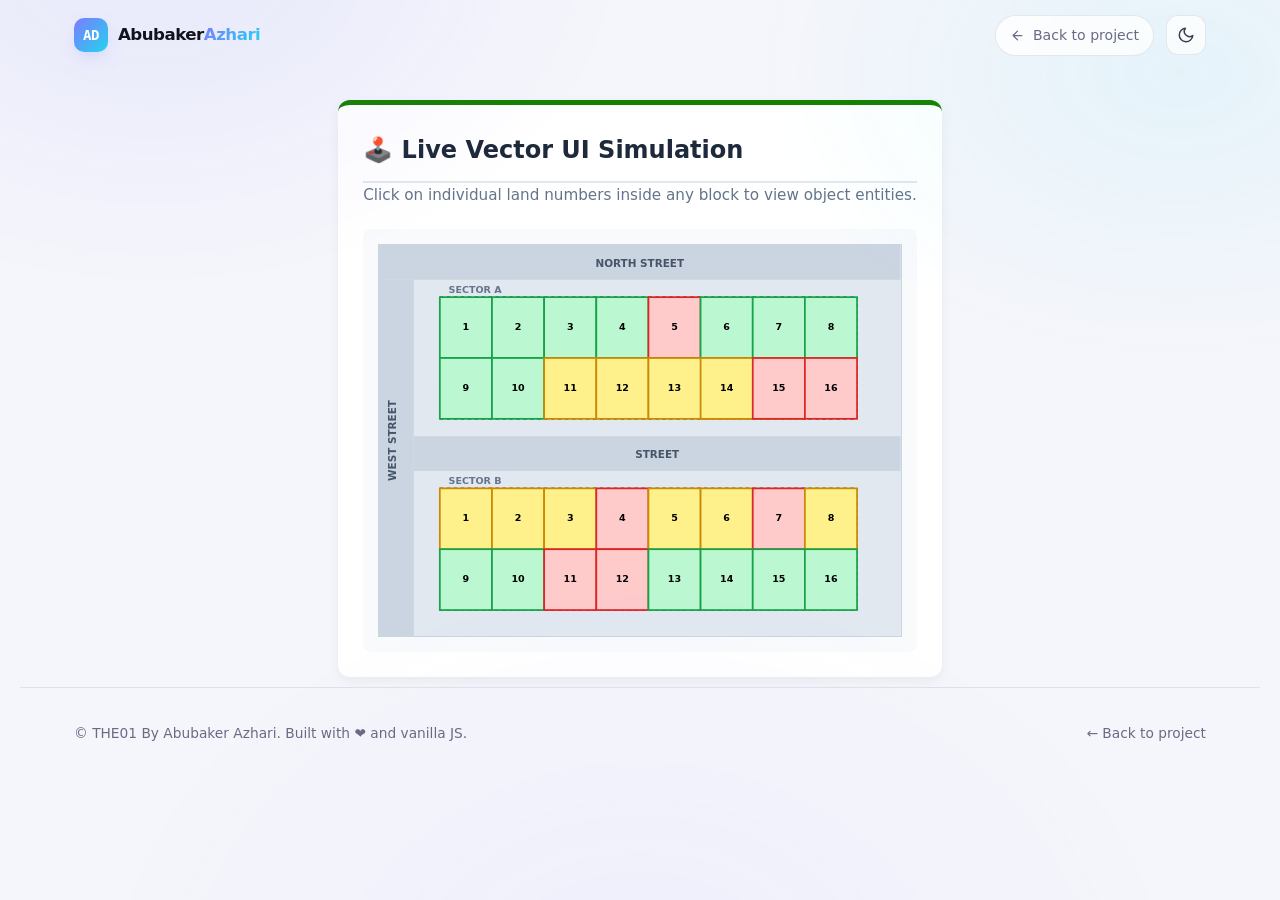
<file: projects/THE01-Rawasi-Map/en-THE01-Rawasi-Map-Live-Demo.html>
<!DOCTYPE html>
<html lang="en">
<head>
    <meta charset="UTF-8">
    <meta name="viewport" content="width=device-width, initial-scale=1.0">
    <title>Java Desktop Project Showcase</title>
    <link rel="stylesheet" href="style.css">

    <script>
    (function () {
    try {
      var saved = localStorage.getItem('theme');
      var prefersLight = window.matchMedia('(prefers-color-scheme: light)').matches;
      document.documentElement.setAttribute('data-theme', saved || (prefersLight ? 'light' : 'dark'));
    } catch (e) {}
  })();
    </script>

    

</head>

<body>
    <!-- ================= NAV ================= -->
    <header class="nav" id="nav">
  <div class="nav-inner">
    <a href="../index.html" class="logo" aria-label="Home">
      <span class="logo-mark">AD</span>
      <span>Abubaker<span class="grad-text">Azhari</span></span>
    </a>

    <div class="nav-right">
      <a href="en-THE01-Rawasi-Map.html" class="nav-back">
        <svg viewBox="0 0 24 24" fill="none" stroke="currentColor" stroke-width="2" stroke-linecap="round" stroke-linejoin="round">
          <path d="M19 12H5M12 19l-7-7 7-7"/>
        </svg>
        <span>Back to project</span>
      </a>
      <button class="icon-btn" id="themeToggle" aria-label="Toggle color theme">
        <svg class="icon-sun" viewBox="0 0 24 24" fill="none" stroke="currentColor" stroke-width="2" stroke-linecap="round">
          <circle cx="12" cy="12" r="4"/>
          <path d="M12 2v2M12 20v2M4.93 4.93l1.41 1.41M17.66 17.66l1.41 1.41M2 12h2M20 12h2M6.34 17.66l-1.41 1.41M19.07 4.93l-1.41 1.41"/>
        </svg>
        <svg class="icon-moon" viewBox="0 0 24 24" fill="none" stroke="currentColor" stroke-width="2" stroke-linecap="round" stroke-linejoin="round">
          <path d="M21 12.79A9 9 0 1111.21 3 7 7 0 0021 12.79z"/>
        </svg>
      </button>
    </div>
  </div>
    </header>

    <main>
        <div class="root-layout">
        <!-- Live Vector UI Simulation -->
        <div class="main-layout">

            <!-- LEFT COLUMN: LIVE VECTOR SIMULATION -->
            <section class="column simulation-panel">
                <h2>🕹️ Live Vector UI Simulation </h2>
                <p class="subtitle">Click on individual land numbers inside any block to view object entities.</p>
                <div class="simulation-container">
                <!-- Expanded Interactive SVG Map Layout -->
                <svg viewBox="0 0 600 450" class="map-vector" xmlns="http://w3.org">
                    <!-- STREET GRID BACKDROP -->
                    <!-- Main Perimeter Roads -->
                    <rect x="0" y="0" width="600" height="40" fill="#cbd5e1" />
                    <text x="300" y="25" fill="#475569" font-weight="bold" font-size="12" text-anchor="middle">NORTH STREET</text>
                    
                    <rect x="0" y="40" width="40" height="410" fill="#cbd5e1" />
                    <text x="20" y="225" fill="#475569" font-weight="bold" font-size="12" text-anchor="middle" transform="rotate(-90 20 225)">WEST STREET</text>
                    
                    <!-- Central Intersecting Avenue dividing Block A and Block B -->
                    <rect x="40" y="220" width="560" height="40" fill="#cbd5e1" />
                    <text x="320" y="245" fill="#475569" font-weight="bold" font-size="12" text-anchor="middle">STREET</text>

                    <!-- NEIGHBORHOOD SECTOR A (TOP) -->
                    <g transform="translate(70, 60)">
                        <!-- Outer Frame Sector A -->
                        <rect x="0" y="0" width="480" height="140" fill="none" stroke="#475569" stroke-width="2" stroke-dasharray="4" />
                        <text x="10" y="-5" fill="#64748b" font-size="11" font-weight="bold">SECTOR A</text>
                        
                        <!-- Land Parcel 1 -->
                        <g class="land-parcel" data-parcel-id="1">
                            <rect x="0" y="0" width="60" height="70" fill="#bbf7d0" stroke="#16a34a" stroke-width="2" />
                            <text x="30" y="35" class="parcel-label">1</text>
                        </g>
                        <g class="land-parcel" data-parcel-id="2">
                            <rect x="60" y="0" width="60" height="70" fill="#bbf7d0" stroke="#16a34a" stroke-width="2" />
                            <text x="90" y="35" class="parcel-label">2</text>
                        </g>

                        <!-- Land Parcel 2 -->
                        <g class="land-parcel" data-parcel-id="3">
                            <rect x="120" y="0" width="60" height="70" fill="#bbf7d0" stroke="#16a34a" stroke-width="2" />
                            <text x="150" y="35" class="parcel-label">3</text>
                        </g>
                        <g class="land-parcel" data-parcel-id="4">
                            <rect x="180" y="0" width="60" height="70" fill="#bbf7d0" stroke="#16a34a" stroke-width="2" />
                            <text x="210" y="35" class="parcel-label">4</text>
                        </g>

                        <!-- Land Parcel 3 -->
                        <g class="land-parcel" data-parcel-id="5">
                            <rect x="240" y="0" width="60" height="70" fill="#fecaca" stroke="#dc2626" stroke-width="2" />
                            <text x="270" y="35" class="parcel-label">5</text>
                        </g>
                        <g class="land-parcel" data-parcel-id="6">
                            <rect x="300" y="0" width="60" height="70" fill="#bbf7d0" stroke="#16a34a" stroke-width="2" />
                            <text x="330" y="35" class="parcel-label">6</text>
                        </g>

                        <!-- Land Parcel 4 -->
                        <g class="land-parcel" data-parcel-id="7">
                            <rect x="360" y="0" width="60" height="70" fill="#bbf7d0" stroke="#16a34a" stroke-width="2" />
                            <text x="390" y="35" class="parcel-label">7</text>
                        </g>
                        <g class="land-parcel" data-parcel-id="8">
                            <rect x="420" y="0" width="60" height="70" fill="#bbf7d0" stroke="#16a34a" stroke-width="2" />
                            <text x="450" y="35" class="parcel-label">8</text>
                        </g>

                        <!-- Land Parcel 1 -->
                        <g class="land-parcel" data-parcel-id="9">
                            <rect x="0" y="70" width="60" height="70" fill="#bbf7d0" stroke="#16a34a" stroke-width="2" />
                            <text x="30" y="105" class="parcel-label">9</text>
                        </g>
                        <g class="land-parcel" data-parcel-id="10">
                            <rect x="60" y="70" width="60" height="70" fill="#bbf7d0" stroke="#16a34a" stroke-width="2" />
                            <text x="90" y="105" class="parcel-label">10</text>
                        </g>

                        <!-- Land Parcel 2 -->
                        <g class="land-parcel" data-parcel-id="11">
                            <rect x="120" y="70" width="60" height="70" fill="#fef08a" stroke="#ca8a04" stroke-width="2" />
                            <text x="150" y="105" class="parcel-label">11</text>
                        </g>
                        <g class="land-parcel" data-parcel-id="12">
                            <rect x="180" y="70" width="60" height="70" fill="#fef08a" stroke="#ca8a04" stroke-width="2" />
                            <text x="210" y="105" class="parcel-label">12</text>
                        </g>

                        <!-- Land Parcel 3 -->
                        <g class="land-parcel" data-parcel-id="13">
                            <rect x="240" y="70" width="120" height="70" fill="#fef08a" stroke="#ca8a04" stroke-width="2" />
                            <text x="270" y="105" class="parcel-label">13</text>
                        </g>
                        <g class="land-parcel" data-parcel-id="14">
                            <rect x="300" y="70" width="120" height="70" fill="#fef08a" stroke="#ca8a04" stroke-width="2" />
                            <text x="330" y="105" class="parcel-label">14</text>
                        </g>

                        <!-- Land Parcel 4 -->
                        <g class="land-parcel" data-parcel-id="15">
                            <rect x="360" y="70" width="60" height="70" fill="#fecaca" stroke="#dc2626" stroke-width="2" />
                            <text x="390" y="105" class="parcel-label">15</text>
                        </g>
                        <g class="land-parcel" data-parcel-id="16">
                            <rect x="420" y="70" width="60" height="70" fill="#fecaca" stroke="#dc2626" stroke-width="2" />
                            <text x="450" y="105" class="parcel-label">16</text>
                        </g>

                    </g>

                    <!-- NEIGHBORHOOD SECTOR B (BOTTOM) -->
                    <g transform="translate(70, 280)">
                        <!-- Outer Frame Sector B -->
                        <rect x="0" y="0" width="480" height="140" fill="none" stroke="#475569" stroke-width="2" stroke-dasharray="4" />
                        <text x="10" y="-5" fill="#64748b" font-size="11" font-weight="bold">SECTOR B</text>
                        
                        <!-- Land Parcel 5 -->
                        <g class="land-parcel" data-parcel-id="17">
                            <rect x="0" y="0" width="60" height="70" fill="#fef08a" stroke="#ca8a04" stroke-width="2" />
                            <text x="30" y="35" class="parcel-label">1</text>
                        </g>
                        <g class="land-parcel" data-parcel-id="18">
                            <rect x="60" y="0" width="60" height="70" fill="#fef08a" stroke="#ca8a04" stroke-width="2" />
                            <text x="90" y="35" class="parcel-label">2</text>
                        </g>

                        <!-- Land Parcel 6 -->
                        <g class="land-parcel" data-parcel-id="19">
                            <rect x="120" y="0" width="60" height="70" fill="#fef08a" stroke="#ca8a04" stroke-width="2" />
                            <text x="150" y="35" class="parcel-label">3</text>
                        </g>
                        <g class="land-parcel" data-parcel-id="20">
                            <rect x="180" y="0" width="60" height="70" fill="#fecaca" stroke="#dc2626" stroke-width="2" />
                            <text x="210" y="35" class="parcel-label">4</text>
                        </g>

                        <!-- Land Parcel 7 -->
                        <g class="land-parcel" data-parcel-id="21">
                            <rect x="240" y="0" width="60" height="70" fill="#fef08a" stroke="#ca8a04" stroke-width="2" />
                            <text x="270" y="35" class="parcel-label">5</text>
                        </g>
                        <g class="land-parcel" data-parcel-id="22">
                            <rect x="300" y="0" width="60" height="70" fill="#fef08a" stroke="#ca8a04" stroke-width="2" />
                            <text x="330" y="35" class="parcel-label">6</text>
                        </g>

                        <!-- Land Parcel 8 -->
                        <g class="land-parcel" data-parcel-id="23">
                            <rect x="360" y="0" width="60" height="70" fill="#fecaca" stroke="#dc2626" stroke-width="2" />
                            <text x="390" y="35" class="parcel-label">7</text>
                        </g>
                        <g class="land-parcel" data-parcel-id="24">
                            <rect x="420" y="0" width="60" height="70" fill="#fef08a" stroke="#ca8a04" stroke-width="2" />
                            <text x="450" y="35" class="parcel-label">8</text>
                        </g>

                        <g class="land-parcel" data-parcel-id="25">
                            <rect x="0" y="70" width="60" height="70" fill="#bbf7d0" stroke="#16a34a" stroke-width="2" />
                            <text x="30" y="105" class="parcel-label">9</text>
                        </g>
                        <g class="land-parcel" data-parcel-id="26">
                            <rect x="60" y="70" width="60" height="70" fill="#bbf7d0" stroke="#16a34a" stroke-width="2" />
                            <text x="90" y="105" class="parcel-label">10</text>
                        </g>

                        <!-- Land Parcel 6 -->
                        <g class="land-parcel" data-parcel-id="27">
                            <rect x="120" y="70" width="60" height="70" fill="#fecaca" stroke="#dc2626" stroke-width="2" />
                            <text x="150" y="105" class="parcel-label">11</text>
                        </g>
                        <g class="land-parcel" data-parcel-id="28">
                            <rect x="180" y="70" width="60" height="70" fill="#fecaca" stroke="#dc2626" stroke-width="2" />
                            <text x="210" y="105" class="parcel-label">12</text>
                        </g>

                        <!-- Land Parcel 7 -->
                        <g class="land-parcel" data-parcel-id="29">
                            <rect x="240" y="70" width="60" height="70" fill="#bbf7d0" stroke="#16a34a" stroke-width="2" />
                            <text x="270" y="105" class="parcel-label">13</text>
                        </g>
                        <g class="land-parcel" data-parcel-id="30">
                            <rect x="300" y="70" width="60" height="70" fill="#bbf7d0" stroke="#16a34a" stroke-width="2" />
                            <text x="330" y="105" class="parcel-label">14</text>
                        </g>

                        <!-- Land Parcel 8 -->
                        <g class="land-parcel" data-parcel-id="31">
                            <rect x="360" y="70" width="60" height="70" fill="#bbf7d0" stroke="#16a34a" stroke-width="2" />
                            <text x="390" y="105" class="parcel-label">15</text>
                        </g>
                        <g class="land-parcel" data-parcel-id="32">
                            <rect x="420" y="70" width="60" height="70" fill="#bbf7d0" stroke="#16a34a" stroke-width="2" />
                            <text x="450" y="105" class="parcel-label">16</text>
                        </g>
                    </g>
                </svg>
                </div>
            </section>
        </div>
    </div>
    </main>

    <!-- ================= FOOTER ================= -->
    <footer>
       <div class="container footer-inner">
        <p>© <span id="year"></span> THE01 By Abubaker Azhari. Built with ❤️ and vanilla JS.</p>
        <p><a href="en-THE01-Rawasi-Map.html">← Back to project</a></p>
        </div>
    </footer>

    <!-- POP-UP OVERLAY WINDOW MODULE (MODAL) -->
    <div class="modal-overlay" id="modalOverlay">
        <div class="modal-window">
            <div class="modal-header">
                <h3 id="modalTitle">Land Information</h3>
                <span class="close-btn" id="closeBtn">&times;</span>
            </div>
            <div class="modal-body">
                <p><strong>Block Number:</strong> <span id="popBlock"></span></p>
                <p><strong>Land Number:</strong> <span id="popNo"></span></p>
                <p><strong>Area Size:</strong> <span id="popArea"></span> sq. ft.</p>
                <p><strong>Type Category:</strong> <span id="popType"></span></p>
                <p><strong>Metre Price:</strong> $<span id="popPrice"></span></p>
                <p><strong>Land Status:</strong> <span id="popStatus"></span></p>
            </div>
            <div class="modal-footer">
                <button class="btn btn-reserve" id="btnReserve">Reserve</button>
                <button class="btn btn-buy" id="btnPurchase">Purchase</button>
            </div>
        </div>
    </div>

    <!-- Move script to bottom to guarantee DOM is fully interactive -->
    <script src="script.js"></script>
    <script>
(function () {
  const root = document.documentElement;
  document.getElementById('themeToggle').addEventListener('click', () => {
    const next = root.getAttribute('data-theme') === 'dark' ? 'light' : 'dark';
    root.setAttribute('data-theme', next);
    try { localStorage.setItem('theme', next); } catch (e) {}
  });

  const el = document.getElementById('typed');
  const roles = [
    'مطور تطبيقات سطح المكتب',
    'مطور تطبيقات اندرويد',
    'محلل بيانات',
    'مصمم ثلاثي الابعاد',
    'محاسب',
    'متعدد المهام',
    'مهارات تنظيمية',
    'حل المشكلات'
  ];

  let roleIndex = 0, charIndex = 0, deleting = false;
  const TYPE_SPEED = 65, DELETE_SPEED = 32, HOLD_TIME = 1500;
  function tick() {
    const current = roles[roleIndex];
    if (!deleting) {
      el.textContent = current.slice(0, ++charIndex);
      if (charIndex === current.length) { deleting = true; return setTimeout(tick, HOLD_TIME); }
      return setTimeout(tick, TYPE_SPEED);
    }
    el.textContent = current.slice(0, --charIndex);
    if (charIndex === 0) { deleting = false; roleIndex = (roleIndex + 1) % roles.length; return setTimeout(tick, 320); }
    setTimeout(tick, DELETE_SPEED);
  }
  if (el) setTimeout(tick, 500);
})();

(function () {
  const nav = document.getElementById('nav');
  const navLinks = document.getElementById('navLinks');
  const navToggle = document.getElementById('navToggle');
  const links = navLinks.querySelectorAll('a');
  const onScroll = () => nav.classList.toggle('scrolled', window.scrollY > 20);
  window.addEventListener('scroll', onScroll, { passive: true });
  onScroll();
  navToggle.addEventListener('click', () => {
    const open = navLinks.classList.toggle('open');
    navToggle.setAttribute('aria-expanded', String(open));
  });
  links.forEach(l => l.addEventListener('click', () => {
    navLinks.classList.remove('open');
    navToggle.setAttribute('aria-expanded', 'false');
  }));
  const sections = document.querySelectorAll('main section[id]');
  const setActive = id => links.forEach(l => l.classList.toggle('active', l.getAttribute('href') === '#' + id));
  new IntersectionObserver(entries => {
    entries.forEach(e => { if (e.isIntersecting) setActive(e.target.id); });
  }, { rootMargin: '-45% 0px -50% 0px' }).observe || sections.forEach(s => {});
  const obs = new IntersectionObserver(entries => {
    entries.forEach(e => { if (e.isIntersecting) setActive(e.target.id); });
  }, { rootMargin: '-45% 0px -50% 0px' });
  sections.forEach(s => obs.observe(s));
})();

(function () {
  const bar = document.getElementById('progressBar');
  const toTop = document.getElementById('toTop');
  function update() {
    const st = window.scrollY;
    const h = document.documentElement.scrollHeight - window.innerHeight;
    bar.style.width = (h > 0 ? (st / h) * 100 : 0) + '%';
    toTop.classList.toggle('show', st > 500);
  }
  window.addEventListener('scroll', update, { passive: true });
  window.addEventListener('resize', update);
  update();
  toTop.addEventListener('click', () => window.scrollTo({ top: 0, behavior: 'smooth' }));
})();

(function () {
  const items = document.querySelectorAll('.reveal');
  if (!('IntersectionObserver' in window)) { items.forEach(el => el.classList.add('visible')); return; }
  const obs = new IntersectionObserver((entries, o) => {
    entries.forEach((e, i) => {
      if (!e.isIntersecting) return;
      setTimeout(() => e.target.classList.add('visible'), i * 70);
      o.unobserve(e.target);
    });
  }, { threshold: 0.12, rootMargin: '0px 0px -60px 0px' });
  items.forEach(el => obs.observe(el));
})();

(function () {
  const counters = document.querySelectorAll('.stat-num');
  const animate = el => {
    const target = parseInt(el.dataset.count, 10);
    const duration = 1400;
    const start = performance.now();
    function step(now) {
      const p = Math.min((now - start) / duration, 1);
      const eased = p === 1 ? 1 : 1 - Math.pow(2, -10 * p);
      el.textContent = Math.floor(eased * target).toLocaleString('en-US');
      if (p < 1) requestAnimationFrame(step);
      else el.textContent = target.toLocaleString('en-US') + (target >= 1000 ? '+' : '');
    }
    requestAnimationFrame(step);
  };
  const obs = new IntersectionObserver((entries, o) => {
    entries.forEach(e => { if (e.isIntersecting) { animate(e.target); o.unobserve(e.target); } });
  }, { threshold: 0.5 });
  counters.forEach(c => obs.observe(c));
})();

(function () {
  const buttons = document.querySelectorAll('.filter-btn');
  const cards = document.querySelectorAll('.project-card');
  buttons.forEach(btn => {
    btn.addEventListener('click', () => {
      buttons.forEach(b => b.classList.remove('active'));
      btn.classList.add('active');
      const filter = btn.dataset.filter;
      cards.forEach((card, i) => {
        const match = filter === 'all' || card.dataset.category.split(' ').includes(filter);
        card.classList.toggle('hide', !match);
        if (match) {
          card.style.animation = 'none';
          void card.offsetWidth;
          card.style.animation = `cardIn .5s var(--ease) ${i * 45}ms backwards`;
        }
      });
    });
  });
})();

(function () {
  const form = document.getElementById('contactForm');
  if (!form) return;
  const EMAIL = 'hello@example.com';
  form.addEventListener('submit', e => {
    e.preventDefault();
    const name = form.name.value.trim();
    const email = form.email.value.trim();
    const message = form.message.value.trim();
    if (!name || !email || !message) { alert('يرجى ملء جميع الحقول.'); return; }
    const subject = encodeURIComponent(`رسالة من ${name}`);
    const body = encodeURIComponent(`الاسم: ${name}\nالبريد: ${email}\n\n${message}`);
    window.location.href = `mailto:${EMAIL}?subject=${subject}&body=${body}`;
    form.reset();
  });
})();

document.getElementById('year').textContent = new Date().getFullYear();

document.querySelectorAll('a[href^="#"]').forEach(anchor => {
  anchor.addEventListener('click', function (e) {
    const id = this.getAttribute('href');
    if (id === '#' || id.length < 2) return;
    const target = document.querySelector(id);
    if (!target) return;
    e.preventDefault();
    const top = target.getBoundingClientRect().top + window.scrollY - 84;
    window.scrollTo({ top, behavior: 'smooth' });
  });
});
</script>
</body>
</html>
</file>
<file: projects/Arbagi-3D-Residential-Scheme/style.css>
body {
    font-family: 'Segoe UI', Tahoma, Geneva, Verdana, sans-serif;
    margin: 0; padding: 20px;
    background-color: #f0f4f8; color: #333;
}
header { text-align: center; margin-bottom: 30px; }
header h1 { color: #1e293b; margin-bottom: 5px; }
header p { color: #64748b; font-size: 1.1rem; margin-top: 0; }

.main-layout {
    display: flex; gap: 30px;
    max-width: 1400px; margin: 0 auto;
    flex-wrap: wrap;
}
.column {
    flex: 1; min-width: 450px;
    background: #ffffff; padding: 25px;
    border-radius: 12px; box-shadow: 0 4px 12px rgba(0,0,0,0.05);
}
.simulation-panel { border-top: 5px solid #168101; }
.documentation-panel { border-top: 5px solid #168101; }

h2 { color: #1e293b; margin-top: 0; border-bottom: 2px solid #e2e8f0; padding-bottom: 10px; }
.subtitle { color: #64748b; font-size: 0.95rem; margin-bottom: 20px; }

/* SVG Map Simulation styles */
.simulation-container {
    background: #f8fafc; padding: 15px; border-radius: 8px;
    display: flex; justify-content: center;
}
.map-vector {
    width: 100%; max-width: 600px; height: auto;
    border: 1px solid #cbd5e1; background: #e2e8f0;
}
.land-parcel { cursor: pointer; transition: opacity 0.2s; }
.land-parcel:hover rect { opacity: 0.8; filter: brightness(0.9); }
.parcel-label {
    font-size: 11px; font-weight: bold; fill: #000000;
    text-anchor: middle; dominant-baseline: middle;
    pointer-events: none;
}

/* Modal Popup Window Styles */
.modal-overlay {
    position: fixed; top: 0; left: 0; width: 100%; height: 100%;
    background: rgba(15, 23, 42, 0.6); backdrop-filter: blur(2px);
    display: flex; align-items: center; justify-content: center;
    opacity: 0; pointer-events: none; transition: opacity 0.2s ease;
    z-index: 999;
}
.modal-overlay.active { opacity: 1; pointer-events: auto; }
.modal-window {
    background: #ffffff; width: 100%; max-width: 400px;
    border-radius: 8px; box-shadow: 0 10px 25px rgba(0,0,0,0.2);
    transform: translateY(-20px); transition: transform 0.2s ease;
}
.modal-overlay.active .modal-window { transform: translateY(0); }
.modal-header {
    display: flex; justify-content: space-between; align-items: center;
    padding: 15px 20px; border-bottom: 1px solid #e2e8f0;
}
.modal-header h3 { margin: 0; color: #1e293b; }
.close-btn { font-size: 24px; font-weight: bold; cursor: pointer; color: #94a3b8; }
.close-btn:hover { color: #475569; }
.modal-body { padding: 20px; font-size: 0.95rem; line-height: 1.5; color: #475569;}
.modal-body p { margin: 8px 0; }
.modal-footer { padding: 15px 20px; border-top: 1px solid #f0e2e2; display: flex; gap: 10px; justify-content: flex-end; }

/* Buttons styling */
.btn { padding: 8px 16px; border: none; border-radius: 4px; font-weight: bold; cursor: pointer; }
.btn-reserve { background-color: #168101; color: #fff; }
.btn-buy { background-color: #168101; color: #fff; }
.btn-link { background-color: #168101; color: #fff; }
.tech-tags { list-style: none; padding: 0; display: flex; gap: 8px; }
.tech-tags li { background: #e2e8f0; padding: 4px 10px; border-radius: 12px; font-size: 0.85rem; }


/* Abubaker */
.root-layout {
    display: flex; gap: 30px;
    max-width: 1400px; margin: 0 auto;
    flex-wrap: wrap;
    row-gap: 0px;
    margin-top: 80px;
    margin-bottom: 10px;
}

.spacer {
    margin-top: 30px;
}

.image-cover {
    min-width 450px; 
    border: 2px; solid: #000;
    overflow: hidden;
}

.image-cover img {
    width: 100%; height: 100%;
    object-fit: cover;
}

.image-container {
    width: 1400px; 
    height: auto;
    border: 2px; solid: #000;
    overflow: hidden;
}

.image-container img {
    width: 100%; height: 100%;
    object-fit: cover;
    display: block;
}


/* From protofilo */

/* ============================================================
   1. DESIGN TOKENS  (identical to the main portfolio)
   ============================================================ */
:root {
  --bg:            #08080d;
  --bg-soft:       #0e0e18;
  --surface:       rgba(255, 255, 255, 0.035);
  --surface-2:     rgba(255, 255, 255, 0.07);
  --border:        rgba(255, 255, 255, 0.09);
  --border-strong: rgba(255, 255, 255, 0.16);

  --text:          #e9e9f2;
  --text-soft:     #b6b6c8;
  --muted:         #8b8ba3;

  --accent:        #7c7cff;
  --accent-2:      #22d3ee;
  --grad:          linear-gradient(135deg, #7c7cff 0%, #22d3ee 100%);
  --grad-soft:     linear-gradient(135deg, rgba(124,124,255,.16), rgba(34,211,238,.16));

  --shadow:        0 24px 60px -28px rgba(0, 0, 0, 0.9);
  --shadow-glow:   0 0 60px -12px rgba(124, 124, 255, 0.45);

  --radius:        18px;
  --radius-sm:     12px;
  --nav-h:         72px;
  --max:           1180px;

  --ease:          cubic-bezier(0.22, 1, 0.36, 1);
}

[data-theme="light"] {
  --bg:            #f5f6fb;
  --bg-soft:       #ffffff;
  --surface:       rgba(255, 255, 255, 0.75);
  --surface-2:     #ffffff;
  --border:        rgba(18, 18, 45, 0.09);
  --border-strong: rgba(18, 18, 45, 0.18);

  --text:          #12121f;
  --text-soft:     #3c3c52;
  --muted:         #6a6a85;

  --accent:        #5454f0;
  --accent-2:      #0891b2;

  --shadow:        0 24px 60px -30px rgba(30, 30, 80, 0.28);
  --shadow-glow:   0 0 60px -14px rgba(84, 84, 240, 0.35);
}

/* ============================================================
   2. BASE
   ============================================================ */
*, *::before, *::after { box-sizing: border-box; }
* { margin: 0; padding: 0; }

html {
  scroll-behavior: smooth;
  scroll-padding-top: calc(var(--nav-h) + 24px);
  -webkit-text-size-adjust: 100%;
}

body {
  font-family: 'Inter', system-ui, -apple-system, 'Segoe UI', sans-serif;
  background: var(--bg);
  color: var(--text);
  line-height: 1.7;
  font-size: 16px;
  overflow-x: hidden;
  transition: background 0.4s var(--ease), color 0.4s var(--ease);
  -webkit-font-smoothing: antialiased;
}

body::before {
  content: '';
  position: fixed;
  inset: 0;
  pointer-events: none;
  z-index: 0;
  background:
    radial-gradient(680px 480px at 12% -5%,  rgba(124, 124, 255, 0.16), transparent 70%),
    radial-gradient(620px 420px at 92% 8%,   rgba(34, 211, 238, 0.11), transparent 70%),
    radial-gradient(800px 600px at 50% 110%, rgba(124, 124, 255, 0.09), transparent 70%);
}
[data-theme="light"] body::before { opacity: 0.65; }

img, svg { display: block; max-width: 100%; }
a { color: inherit; text-decoration: none; }
button { background: none; border: none; cursor: pointer; font: inherit; color: inherit; }
ul { list-style: none; }
::selection { background: var(--accent); color: #fff; }

::-webkit-scrollbar { width: 10px; }
::-webkit-scrollbar-track { background: var(--bg); }
::-webkit-scrollbar-thumb {
  background: var(--border-strong);
  border-radius: 10px;
  border: 2px solid var(--bg);
}
::-webkit-scrollbar-thumb:hover { background: var(--accent); }

/* ============================================================
   3. HELPERS
   ============================================================ */
.container {
  width: 100%;
  max-width: var(--max);
  margin-inline: auto;
  padding-inline: 24px;
  position: relative;
  z-index: 1;
}

.grad-text {
  background: var(--grad);
  -webkit-background-clip: text;
  background-clip: text;
  color: transparent;
}

.eyebrow {
  display: inline-flex;
  align-items: center;
  gap: 8px;
  font-family: 'JetBrains Mono', monospace;
  font-size: 0.74rem;
  letter-spacing: 0.14em;
  text-transform: uppercase;
  color: var(--accent-2);
  margin-bottom: 14px;
}
.eyebrow::before {
  content: '';
  width: 24px;
  height: 1px;
  background: var(--accent-2);
  opacity: 0.7;
}

/* ============================================================
   4. BUTTONS
   ============================================================ */
.btn {
  display: inline-flex;
  align-items: center;
  justify-content: center;
  gap: 10px;
  padding: 12px 24px;
  border-radius: 100px;
  font-weight: 600;
  font-size: 0.92rem;
  letter-spacing: -0.01em;
  transition: transform 0.28s var(--ease), box-shadow 0.28s var(--ease),
              background 0.28s var(--ease), border-color 0.28s var(--ease);
  white-space: nowrap;
  cursor: pointer;
  border: 1px solid transparent;
}
.btn:active { transform: translateY(0) scale(0.98); }
.btn svg { width: 16px; height: 16px; }

.btn-primary {
  background: var(--grad);
  color: #fff;
  box-shadow: 0 12px 32px -12px rgba(124, 124, 255, 0.75);
}
.btn-primary:hover {
  transform: translateY(-3px);
  box-shadow: 0 20px 44px -14px rgba(124, 124, 255, 0.85);
}

.btn-ghost {
  background: var(--surface);
  border-color: var(--border);
  color: var(--text);
  backdrop-filter: blur(10px);
}
.btn-ghost:hover {
  transform: translateY(-3px);
  border-color: var(--border-strong);
  background: var(--surface-2);
}

.btn-sm { padding: 9px 18px; font-size: 0.85rem; }

/* ============================================================
   5. SCROLL PROGRESS + NAV
   ============================================================ */
.progress-bar {
  position: fixed;
  top: 0; left: 0;
  height: 3px;
  width: 0%;
  background: var(--grad);
  z-index: 300;
  transition: width 0.1s linear;
  box-shadow: 0 0 12px rgba(124, 124, 255, 0.8);
}

.nav {
  position: fixed;
  top: 0; left: 0; right: 0;
  height: var(--nav-h);
  z-index: 200;
  display: flex;
  align-items: center;
  transition: background 0.35s var(--ease), border-color 0.35s var(--ease),
              backdrop-filter 0.35s var(--ease);
  border-bottom: 1px solid transparent;
}
.nav.scrolled {
  background: color-mix(in srgb, var(--bg) 78%, transparent);
  backdrop-filter: blur(16px) saturate(160%);
  -webkit-backdrop-filter: blur(16px) saturate(160%);
  border-bottom-color: var(--border);
}

.nav-inner {
  width: 100%;
  max-width: var(--max);
  margin-inline: auto;
  padding-inline: 24px;
  display: flex;
  align-items: center;
  justify-content: space-between;
  gap: 20px;
}

.logo {
  display: inline-flex;
  align-items: center;
  gap: 10px;
  font-weight: 800;
  font-size: 1.04rem;
  letter-spacing: -0.03em;
}
.logo-mark {
  width: 34px; height: 34px;
  border-radius: 10px;
  background: var(--grad);
  display: grid;
  place-items: center;
  color: #fff;
  font-family: 'JetBrains Mono', monospace;
  font-size: 0.88rem;
  font-weight: 700;
  box-shadow: 0 8px 22px -10px rgba(124, 124, 255, 0.9);
}

.nav-right { display: flex; align-items: center; gap: 12px; }

.nav-back {
  display: inline-flex;
  align-items: center;
  gap: 8px;
  font-size: 0.88rem;
  font-weight: 500;
  color: var(--muted);
  padding: 8px 14px;
  border-radius: 100px;
  border: 1px solid var(--border);
  background: var(--surface);
  transition: all 0.25s var(--ease);
}
.nav-back:hover {
  color: var(--text);
  border-color: var(--border-strong);
  transform: translateX(-3px);
}
.nav-back svg { width: 15px; height: 15px; }

.icon-btn {
  width: 40px; height: 40px;
  border-radius: 12px;
  display: grid;
  place-items: center;
  border: 1px solid var(--border);
  background: var(--surface);
  color: var(--text-soft);
  transition: all 0.25s var(--ease);
}
.icon-btn:hover {
  color: var(--text);
  border-color: var(--border-strong);
  transform: translateY(-2px);
}
.icon-btn svg { width: 18px; height: 18px; }

[data-theme="dark"] .icon-sun  { display: block; }
[data-theme="dark"] .icon-moon { display: none; }
[data-theme="light"] .icon-sun  { display: none; }
[data-theme="light"] .icon-moon { display: block; }

/* ============================================================
   6. PROJECT HERO
   ============================================================ */
.project-hero {
  padding-top: calc(var(--nav-h) + 66px);
  padding-bottom: 0;
}

.breadcrumb {
  display: flex;
  align-items: center;
  flex-wrap: wrap;
  gap: 8px;
  font-size: 0.82rem;
  color: var(--muted);
  margin-bottom: 26px;
  font-family: 'JetBrains Mono', monospace;
}
.breadcrumb a { transition: color 0.25s var(--ease); }
.breadcrumb a:hover { color: var(--accent-2); }
.breadcrumb .sep { opacity: 0.45; }
.breadcrumb .current { color: var(--text-soft); }

.hero-badge {
  display: inline-flex;
  align-items: center;
  gap: 9px;
  padding: 7px 16px 7px 12px;
  border-radius: 100px;
  border: 1px solid var(--border);
  background: var(--surface);
  backdrop-filter: blur(10px);
  font-size: 0.8rem;
  color: var(--text-soft);
  font-weight: 500;
  margin-bottom: 22px;
}
.hero-badge .dot-live {
  width: 8px; height: 8px;
  border-radius: 50%;
  background: #34d399;
  animation: pulse 2.2s infinite;
}
@keyframes pulse {
  0%   { box-shadow: 0 0 0 0 rgba(52, 211, 153, 0.6); }
  70%  { box-shadow: 0 0 0 9px rgba(52, 211, 153, 0); }
  100% { box-shadow: 0 0 0 0 rgba(52, 211, 153, 0); }
}

.project-title {
  font-size: clamp(2.2rem, 5.6vw, 3.7rem);
  font-weight: 800;
  letter-spacing: -0.045em;
  line-height: 1.06;
  margin-bottom: 20px;
  max-width: 15ch;
}

.project-tagline {
  font-size: clamp(1rem, 2vw, 1.15rem);
  color: var(--muted);
  max-width: 620px;
  margin-bottom: 34px;
}

.hero-actions {
  display: flex;
  flex-wrap: wrap;
  gap: 13px;
  margin-bottom: 46px;
}

/* Meta strip */
.meta-strip {
  display: grid;
  grid-template-columns: repeat(auto-fit, minmax(150px, 1fr));
  gap: 1px;
  background: var(--border);
  border: 1px solid var(--border);
  border-radius: var(--radius);
  overflow: hidden;
  margin-bottom: 56px;
}
.meta-item {
  background: var(--bg-soft);
  padding: 20px 22px;
  transition: background 0.3s var(--ease);
}
.meta-item:hover { background: var(--surface-2); }
.meta-label {
  font-family: 'JetBrains Mono', monospace;
  font-size: 0.66rem;
  letter-spacing: 0.13em;
  text-transform: uppercase;
  color: var(--muted);
  margin-bottom: 7px;
}
.meta-value {
  font-size: 0.94rem;
  font-weight: 600;
  letter-spacing: -0.01em;
  color: var(--text);
}

/* Cover image */
.cover {
  border-radius: var(--radius);
  border: 1px solid var(--border);
  overflow: hidden;
  box-shadow: var(--shadow), var(--shadow-glow);
  background: var(--surface);
  margin-bottom: 8px;
}
.cover-chrome {
  display: flex;
  align-items: center;
  gap: 8px;
  padding: 13px 16px;
  border-bottom: 1px solid var(--border);
  background: var(--surface-2);
}
.dot { width: 11px; height: 11px; border-radius: 50%; }
.dot.r { background: #ff5f57; }
.dot.y { background: #febc2e; }
.dot.g { background: #28c840; }
.url-bar {
  margin-left: 14px;
  flex: 1;
  max-width: 340px;
  padding: 5px 14px;
  border-radius: 100px;
  background: var(--surface);
  border: 1px solid var(--border);
  font-family: 'JetBrains Mono', monospace;
  font-size: 0.72rem;
  color: var(--muted);
  display: flex;
  align-items: center;
  gap: 7px;
}
.url-bar svg { width: 11px; height: 11px; }

.cover-canvas {
  aspect-ratio: 16 / 8.2;
  background: linear-gradient(135deg, #6366f1, #22d3ee);
  position: relative;
  padding: 26px;
  display: flex;
  gap: 16px;
  overflow: hidden;
}
.cover-canvas::after {
  content: '';
  position: absolute;
  inset: 0;
  background-image:
    linear-gradient(rgba(255,255,255,.07) 1px, transparent 1px),
    linear-gradient(90deg, rgba(255,255,255,.07) 1px, transparent 1px);
  background-size: 40px 40px;
  mask-image: radial-gradient(circle at 60% 40%, #000 20%, transparent 82%);
  -webkit-mask-image: radial-gradient(circle at 60% 40%, #000 20%, transparent 82%);
}

/* CSS-drawn UI mockup */
.mock-side {
  width: 19%;
  border-radius: 10px;
  background: rgba(255, 255, 255, 0.2);
  backdrop-filter: blur(4px);
  padding: 14px 12px;
  display: flex;
  flex-direction: column;
  gap: 9px;
}
.mock-side span {
  height: 8px;
  border-radius: 5px;
  background: rgba(255, 255, 255, 0.4);
}
.mock-side span:nth-child(1) { width: 70%; background: rgba(255,255,255,.7); }
.mock-side span:nth-child(3) { width: 85%; }
.mock-side span:nth-child(5) { width: 60%; }

.mock-main {
  flex: 1;
  display: flex;
  flex-direction: column;
  gap: 12px;
  position: relative;
  z-index: 1;
}
.mock-header {
  height: 44px;
  border-radius: 10px;
  background: rgba(255, 255, 255, 0.28);
  display: flex;
  align-items: center;
  padding: 0 14px;
  gap: 10px;
}
.mock-header i {
  height: 9px;
  border-radius: 5px;
  background: rgba(255, 255, 255, 0.55);
  display: block;
}
.mock-header i:nth-child(1) { width: 90px; }
.mock-header i:nth-child(2) { width: 52px; margin-left: auto; background: rgba(255,255,255,.4); }
.mock-header i:nth-child(3) { width: 52px; background: rgba(255,255,255,.4); }

.mock-cards {
  flex: 1;
  display: grid;
  grid-template-columns: repeat(3, 1fr);
  gap: 12px;
}
.mock-cards div {
  border-radius: 10px;
  background: rgba(255, 255, 255, 0.22);
  position: relative;
  overflow: hidden;
}
.mock-cards div::after {
  content: '';
  position: absolute;
  left: 12px; right: 40%; bottom: 12px;
  height: 8px;
  border-radius: 5px;
  background: rgba(255, 255, 255, 0.5);
}
.mock-cards div::before {
  content: '';
  position: absolute;
  left: 12px; right: 12px; top: 12px;
  height: 38%;
  border-radius: 7px;
  background: rgba(255, 255, 255, 0.38);
}

.mock-bars {
  height: 92px;
  border-radius: 10px;
  background: rgba(255, 255, 255, 0.2);
  display: flex;
  align-items: flex-end;
  gap: 10px;
  padding: 14px;
}
.mock-bars b {
  flex: 1;
  border-radius: 5px 5px 2px 2px;
  background: rgba(255, 255, 255, 0.55);
  display: block;
}
.mock-bars b:nth-child(1) { height: 42%; }
.mock-bars b:nth-child(2) { height: 72%; }
.mock-bars b:nth-child(3) { height: 55%; }
.mock-bars b:nth-child(4) { height: 88%; }
.mock-bars b:nth-child(5) { height: 64%; }
.mock-bars b:nth-child(6) { height: 95%; }
.mock-bars b:nth-child(7) { height: 50%; }

/* ============================================================
   7. DOC LAYOUT (sticky TOC + content)
   ============================================================ */
.doc {
  padding: 84px 0 96px;
}
.doc-layout {
  display: grid;
  grid-template-columns: 232px minmax(0, 1fr);
  gap: 72px;
  align-items: start;
}

.toc {
  position: sticky;
  top: calc(var(--nav-h) + 28px);
}
.toc-title {
  font-family: 'JetBrains Mono', monospace;
  font-size: 0.68rem;
  letter-spacing: 0.15em;
  text-transform: uppercase;
  color: var(--muted);
  margin-bottom: 18px;
  padding-left: 16px;
}
.toc ul { display: flex; flex-direction: column; gap: 2px; }
.toc a {
  display: block;
  position: relative;
  padding: 8px 14px;
  font-size: 0.865rem;
  color: var(--muted);
  border-radius: 8px;
  transition: color 0.25s var(--ease), background 0.25s var(--ease),
              padding-left 0.25s var(--ease);
}
.toc a::before {
  content: '';
  position: absolute;
  left: 0; top: 50%;
  transform: translateY(-50%) scaleY(0);
  width: 2px;
  height: 60%;
  border-radius: 2px;
  background: var(--grad);
  transition: transform 0.3s var(--ease);
}
.toc a:hover { color: var(--text-soft); background: var(--surface); }
.toc a.active {
  color: var(--text);
  font-weight: 600;
  background: var(--surface);
  padding-left: 20px;
}
.toc a.active::before { transform: translateY(-50%) scaleY(1); }

.toc-cta {
  margin-top: 26px;
  padding: 18px 16px;
  border-radius: var(--radius-sm);
  border: 1px solid var(--border);
  background: var(--surface);
}
.toc-cta p {
  font-size: 0.8rem;
  color: var(--muted);
  margin-bottom: 12px;
  line-height: 1.5;
}
.toc-cta .btn { width: 100%; }

/* ============================================================
   8. CONTENT SECTIONS
   ============================================================ */
.doc-section {
  padding-bottom: 68px;
  scroll-margin-top: calc(var(--nav-h) + 24px);
}
.doc-section:last-of-type { padding-bottom: 0; }

.doc-section h2 {
  font-size: clamp(1.5rem, 3.2vw, 2rem);
  font-weight: 800;
  letter-spacing: -0.035em;
  line-height: 1.2;
  margin-bottom: 20px;
}
.doc-section h3 {
  font-size: 1.08rem;
  font-weight: 700;
  letter-spacing: -0.02em;
  margin: 32px 0 12px;
}
.doc-section p {
  color: var(--text-soft);
  margin-bottom: 18px;
  max-width: 72ch;
}
.doc-section p:last-child { margin-bottom: 0; }
.doc-section strong { color: var(--text); font-weight: 600; }
.doc-section a.inline {
  color: var(--accent-2);
  font-weight: 500;
  border-bottom: 1px solid color-mix(in srgb, var(--accent-2) 35%, transparent);
  transition: border-color 0.25s var(--ease);
}
.doc-section a.inline:hover { border-bottom-color: var(--accent-2); }

/* Pull quote / highlight box */
.callout {
  border-radius: var(--radius-sm);
  border: 1px solid var(--border);
  border-left: 3px solid var(--accent);
  background: var(--surface);
  padding: 22px 26px;
  margin: 28px 0;
  backdrop-filter: blur(8px);
}
.callout p { margin: 0; color: var(--text-soft); font-size: 0.97rem; }
.callout strong { color: var(--text); }

/* Problem list */
.problem-list { display: flex; flex-direction: column; gap: 14px; margin: 26px 0 6px; }
.problem-list li {
  display: flex;
  gap: 15px;
  padding: 18px 20px;
  border-radius: var(--radius-sm);
  border: 1px solid var(--border);
  background: var(--surface);
  transition: all 0.3s var(--ease);
}
.problem-list li:hover {
  border-color: var(--border-strong);
  transform: translateX(4px);
}
.problem-list .num {
  flex-shrink: 0;
  width: 26px; height: 26px;
  border-radius: 8px;
  display: grid;
  place-items: center;
  font-family: 'JetBrains Mono', monospace;
  font-size: 0.72rem;
  font-weight: 700;
  color: #fff;
  background: var(--grad);
  margin-top: 2px;
}
.problem-list h4 {
  font-size: 0.95rem;
  font-weight: 700;
  letter-spacing: -0.015em;
  margin-bottom: 4px;
}
.problem-list p {
  font-size: 0.9rem;
  color: var(--muted);
  margin: 0;
  max-width: none;
}

/* Features grid */
.features-grid {
  display: grid;
  grid-template-columns: repeat(auto-fit, minmax(260px, 1fr));
  gap: 16px;
  margin-top: 28px;
}
.feature {
  padding: 24px 22px;
  border-radius: var(--radius);
  border: 1px solid var(--border);
  background: var(--surface);
  backdrop-filter: blur(8px);
  position: relative;
  overflow: hidden;
  transition: all 0.35s var(--ease);
}
.feature::before {
  content: '';
  position: absolute;
  inset: 0;
  background: var(--grad-soft);
  opacity: 0;
  transition: opacity 0.35s var(--ease);
}
.feature:hover {
  transform: translateY(-5px);
  border-color: var(--border-strong);
  box-shadow: var(--shadow);
}
.feature:hover::before { opacity: 1; }
.feature > * { position: relative; z-index: 1; }

.feature-icon {
  width: 40px; height: 40px;
  border-radius: 11px;
  display: grid;
  place-items: center;
  background: var(--grad);
  color: #fff;
  margin-bottom: 16px;
  box-shadow: 0 10px 24px -14px rgba(124, 124, 255, 0.95);
}
.feature-icon svg { width: 19px; height: 19px; }
.feature h4 {
  font-size: 0.98rem;
  font-weight: 700;
  letter-spacing: -0.02em;
  margin-bottom: 8px;
}
.feature p {
  font-size: 0.88rem;
  color: var(--muted);
  margin: 0;
  max-width: none;
  line-height: 1.6;
}

/* Tech stack */
.stack-group { margin-bottom: 30px; }
.stack-group:last-child { margin-bottom: 0; }
.stack-label {
  display: flex;
  align-items: center;
  gap: 10px;
  font-family: 'JetBrains Mono', monospace;
  font-size: 0.72rem;
  letter-spacing: 0.12em;
  text-transform: uppercase;
  color: var(--muted);
  margin-bottom: 14px;
}
.stack-label::after {
  content: '';
  flex: 1;
  height: 1px;
  background: var(--border);
}

.chips { display: flex; flex-wrap: wrap; gap: 8px; }
.chip {
  display: inline-flex;
  align-items: center;
  gap: 8px;
  font-family: 'JetBrains Mono', monospace;
  font-size: 0.76rem;
  padding: 7px 13px;
  border-radius: 9px;
  background: var(--surface);
  border: 1px solid var(--border);
  color: var(--text-soft);
  transition: all 0.25s var(--ease);
}
.chip:hover {
  color: var(--text);
  border-color: var(--accent);
  transform: translateY(-2px);
}
.chip .swatch {
  width: 7px; height: 7px;
  border-radius: 50%;
  background: var(--grad);
  flex-shrink: 0;
}

/* Architecture diagram (CSS only) */
.arch {
  display: grid;
  grid-template-columns: repeat(auto-fit, minmax(150px, 1fr));
  gap: 12px;
  margin-top: 26px;
  padding: 26px;
  border-radius: var(--radius);
  border: 1px solid var(--border);
  background: var(--surface);
  position: relative;
  overflow: hidden;
}
.arch::after {
  content: '';
  position: absolute;
  inset: 0;
  background-image:
    linear-gradient(var(--border) 1px, transparent 1px),
    linear-gradient(90deg, var(--border) 1px, transparent 1px);
  background-size: 32px 32px;
  opacity: 0.4;
  mask-image: radial-gradient(circle at 50% 50%, #000, transparent 80%);
  -webkit-mask-image: radial-gradient(circle at 50% 50%, #000, transparent 80%);
  pointer-events: none;
}
.arch-node {
  position: relative;
  z-index: 1;
  padding: 16px 14px;
  border-radius: var(--radius-sm);
  border: 1px solid var(--border);
  background: var(--bg-soft);
  text-align: center;
  transition: all 0.3s var(--ease);
}
.arch-node:hover {
  border-color: var(--accent);
  transform: translateY(-4px);
  box-shadow: 0 14px 30px -18px var(--accent);
}
.arch-node .an-icon {
  width: 32px; height: 32px;
  margin: 0 auto 10px;
  border-radius: 9px;
  display: grid;
  place-items: center;
  background: var(--grad);
  color: #fff;
}
.arch-node .an-icon svg { width: 16px; height: 16px; }
.arch-node h5 {
  font-size: 0.84rem;
  font-weight: 700;
  letter-spacing: -0.01em;
  margin-bottom: 3px;
}
.arch-node span {
  font-family: 'JetBrains Mono', monospace;
  font-size: 0.68rem;
  color: var(--muted);
}

/* ============================================================
   9. SCREENSHOTS
   ============================================================ */
.shots-grid {
  display: grid;
  grid-template-columns: repeat(auto-fit, minmax(280px, 1fr));
  gap: 20px;
  margin-top: 28px;
}
.shot {
  text-align: left;
  cursor: zoom-in;
  border: none;
  background: none;
  padding: 0;
  display: block;
  width: 100%;
  transition: transform 0.4s var(--ease);
}
.shot:hover { transform: translateY(-6px); }

.shot-frame {
  border-radius: var(--radius-sm);
  border: 1px solid var(--border);
  overflow: hidden;
  background: var(--surface);
  box-shadow: var(--shadow);
  transition: border-color 0.35s var(--ease), box-shadow 0.35s var(--ease);
}
.shot:hover .shot-frame {
  border-color: var(--border-strong);
  box-shadow: var(--shadow), var(--shadow-glow);
}

.shot-top {
  display: flex;
  align-items: center;
  gap: 6px;
  padding: 9px 12px;
  border-bottom: 1px solid var(--border);
  background: var(--surface-2);
}
.shot-top i {
  width: 8px; height: 8px;
  border-radius: 50%;
  background: var(--border-strong);
  display: block;
}
.shot-top i:first-child { background: #ff5f57; }
.shot-top i:nth-child(2) { background: #febc2e; }
.shot-top i:nth-child(3) { background: #28c840; }

.shot-canvas {
  aspect-ratio: 16 / 10.5;
  padding: 13px;
  display: flex;
  gap: 9px;
  position: relative;
  overflow: hidden;
}
.variant-a { background: linear-gradient(135deg, #6366f1, #22d3ee); }
.variant-b { background: linear-gradient(135deg, #f43f5e, #f59e0b); }
.variant-c { background: linear-gradient(135deg, #8b5cf6, #ec4899); }
.variant-d { background: linear-gradient(135deg, #10b981, #22d3ee); }
.variant-e { background: linear-gradient(135deg, #0ea5e9, #6366f1); }
.variant-f { background: linear-gradient(135deg, #f59e0b, #ef4444); }

.side {
  width: 21%;
  border-radius: 7px;
  background: rgba(255, 255, 255, 0.22);
  padding: 9px 8px;
  display: flex;
  flex-direction: column;
  gap: 6px;
}
.side span {
  height: 6px;
  border-radius: 4px;
  background: rgba(255, 255, 255, 0.42);
  display: block;
}
.side span:nth-child(1) { width: 68%; background: rgba(255,255,255,.72); }
.side span:nth-child(3) { width: 88%; }
.side span:nth-child(5) { width: 55%; }

.main-mock {
  flex: 1;
  display: flex;
  flex-direction: column;
  gap: 8px;
  min-width: 0;
}
.bar {
  height: 22px;
  border-radius: 7px;
  background: rgba(255, 255, 255, 0.3);
}
.grid-3 {
  flex: 1;
  display: grid;
  grid-template-columns: repeat(3, 1fr);
  gap: 8px;
}
.grid-3 span {
  border-radius: 7px;
  background: rgba(255, 255, 255, 0.2);
  display: block;
}
.grid-2 {
  flex: 1;
  display: grid;
  grid-template-columns: 1.6fr 1fr;
  gap: 8px;
}
.grid-2 span {
  border-radius: 7px;
  background: rgba(255, 255, 255, 0.2);
  display: block;
}
.lines { display: flex; flex-direction: column; gap: 6px; }
.lines i {
  height: 6px;
  border-radius: 4px;
  background: rgba(255, 255, 255, 0.32);
  display: block;
}
.lines i:nth-child(2) { width: 78%; }
.lines i:nth-child(3) { width: 55%; }

.shot-cap {
  margin-top: 12px;
  font-size: 0.86rem;
  font-weight: 600;
  color: var(--text-soft);
  display: flex;
  align-items: center;
  gap: 8px;
}
.shot-cap .zoom-hint {
  font-family: 'JetBrains Mono', monospace;
  font-size: 0.68rem;
  color: var(--muted);
  opacity: 0;
  transition: opacity 0.3s var(--ease);
}
.shot:hover .zoom-hint { opacity: 1; }

/* ============================================================
   10. LIGHTBOX
   ============================================================ */
.lightbox {
  position: fixed;
  inset: 0;
  z-index: 500;
  display: grid;
  place-items: center;
  padding: 24px;
  background: color-mix(in srgb, var(--bg) 88%, transparent);
  backdrop-filter: blur(18px);
  -webkit-backdrop-filter: blur(18px);
  opacity: 0;
  visibility: hidden;
  transition: opacity 0.35s var(--ease), visibility 0.35s var(--ease);
}
.lightbox.open { opacity: 1; visibility: visible; }

.lightbox-inner {
  width: 100%;
  max-width: 940px;
  transform: scale(0.94) translateY(14px);
  transition: transform 0.4s var(--ease);
}
.lightbox.open .lightbox-inner { transform: scale(1) translateY(0); }

.lightbox-inner .shot-frame {
  box-shadow: 0 40px 100px -30px rgba(0, 0, 0, 0.85), var(--shadow-glow);
}
.lightbox-inner .shot-canvas { aspect-ratio: 16 / 9; padding: 22px; gap: 16px; }

.lightbox-cap {
  margin-top: 18px;
  text-align: center;
  font-size: 0.92rem;
  color: var(--text-soft);
  font-weight: 500;
}

.lightbox-close {
  position: absolute;
  top: 22px; right: 22px;
  width: 44px; height: 44px;
  border-radius: 13px;
  display: grid;
  place-items: center;
  border: 1px solid var(--border);
  background: var(--surface);
  color: var(--text);
  transition: all 0.25s var(--ease);
}
.lightbox-close:hover {
  border-color: var(--border-strong);
  transform: rotate(90deg);
}
.lightbox-close svg { width: 20px; height: 20px; }

/* ============================================================
   11. RESULTS / METRICS
   ============================================================ */
.metrics {
  display: grid;
  grid-template-columns: repeat(auto-fit, minmax(160px, 1fr));
  gap: 16px;
  margin-top: 28px;
}
.metric {
  padding: 26px 22px;
  border-radius: var(--radius);
  border: 1px solid var(--border);
  background: var(--surface);
  backdrop-filter: blur(8px);
  transition: all 0.35s var(--ease);
}
.metric:hover {
  transform: translateY(-5px);
  border-color: var(--border-strong);
  box-shadow: var(--shadow);
}
.metric-num {
  font-size: 1.95rem;
  font-weight: 800;
  letter-spacing: -0.04em;
  line-height: 1.15;
  background: var(--grad);
  -webkit-background-clip: text;
  background-clip: text;
  color: transparent;
}
.metric-label {
  font-size: 0.83rem;
  color: var(--muted);
  margin-top: 6px;
  line-height: 1.45;
}

/* ============================================================
   12. RESOURCE LINKS
   ============================================================ */
.link-cards {
  display: grid;
  grid-template-columns: repeat(auto-fit, minmax(260px, 1fr));
  gap: 16px;
  margin-top: 28px;
}
.link-card {
  display: flex;
  align-items: center;
  gap: 16px;
  padding: 22px 24px;
  border-radius: var(--radius);
  border: 1px solid var(--border);
  background: var(--surface);
  backdrop-filter: blur(8px);
  transition: all 0.35s var(--ease);
}
.link-card:hover {
  transform: translateY(-5px);
  border-color: var(--border-strong);
  box-shadow: var(--shadow);
}
.link-card .lc-icon {
  width: 46px; height: 46px;
  flex-shrink: 0;
  border-radius: 13px;
  display: grid;
  place-items: center;
  background: var(--grad);
  color: #fff;
  box-shadow: 0 10px 26px -14px rgba(124, 124, 255, 0.95);
}
.link-card .lc-icon svg { width: 21px; height: 21px; }
.link-card h4 {
  font-size: 0.96rem;
  font-weight: 700;
  letter-spacing: -0.02em;
  margin-bottom: 3px;
}
.link-card p {
  font-size: 0.83rem;
  color: var(--muted);
  margin: 0;
  max-width: none;
}
.link-card .lc-arrow {
  margin-left: auto;
  color: var(--muted);
  transition: transform 0.3s var(--ease), color 0.3s var(--ease);
}
.link-card:hover .lc-arrow { transform: translateX(5px); color: var(--accent-2); }
.link-card .lc-arrow svg { width: 18px; height: 18px; }

/* ============================================================
   13. NEXT PROJECT
   ============================================================ */
.next-project {
  border-top: 1px solid var(--border);
  padding: 64px 0;
}
.next-card {
  display: flex;
  align-items: center;
  justify-content: space-between;
  gap: 28px;
  flex-wrap: wrap;
  padding: 36px 40px;
  border-radius: var(--radius);
  border: 1px solid var(--border);
  background: var(--surface);
  backdrop-filter: blur(10px);
  position: relative;
  overflow: hidden;
  transition: all 0.4s var(--ease);
}
.next-card::before {
  content: '';
  position: absolute;
  top: -120px; right: -100px;
  width: 320px; height: 320px;
  border-radius: 50%;
  background: var(--grad);
  opacity: 0.1;
  filter: blur(60px);
  transition: opacity 0.4s var(--ease);
}
.next-card:hover {
  border-color: var(--border-strong);
  transform: translateY(-4px);
  box-shadow: var(--shadow);
}
.next-card:hover::before { opacity: 0.22; }
.next-card > * { position: relative; z-index: 1; }

.next-label {
  font-family: 'JetBrains Mono', monospace;
  font-size: 0.72rem;
  letter-spacing: 0.14em;
  text-transform: uppercase;
  color: var(--accent-2);
  margin-bottom: 10px;
}
.next-title {
  font-size: clamp(1.35rem, 3vw, 1.85rem);
  font-weight: 800;
  letter-spacing: -0.035em;
  line-height: 1.2;
}
.next-sub { font-size: 0.9rem; color: var(--muted); margin-top: 6px; }

.next-arrow {
  width: 56px; height: 56px;
  flex-shrink: 0;
  border-radius: 16px;
  display: grid;
  place-items: center;
  background: var(--grad);
  color: #fff;
  box-shadow: 0 14px 34px -16px rgba(124, 124, 255, 0.95);
  transition: transform 0.4s var(--ease);
}
.next-card:hover .next-arrow { transform: translateX(8px); }
.next-arrow svg { width: 22px; height: 22px; }

/* ============================================================
   14. FOOTER
   ============================================================ */
footer {
  border-top: 1px solid var(--border);
  padding: 34px 0;
  position: relative;
  z-index: 1;
}
.footer-inner {
  display: flex;
  align-items: center;
  justify-content: space-between;
  gap: 20px;
  flex-wrap: wrap;
  font-size: 0.86rem;
  color: var(--muted);
}
.footer-inner a:hover { color: var(--accent-2); }

.to-top {
  position: fixed;
  right: 24px;
  bottom: 24px;
  width: 46px; height: 46px;
  border-radius: 14px;
  display: grid;
  place-items: center;
  background: var(--grad);
  color: #fff;
  box-shadow: 0 14px 34px -14px rgba(124, 124, 255, 0.95);
  opacity: 0;
  visibility: hidden;
  transform: translateY(18px);
  transition: all 0.35s var(--ease);
  z-index: 150;
}
.to-top.show { opacity: 1; visibility: visible; transform: translateY(0); }
.to-top:hover { transform: translateY(-4px); }
.to-top svg { width: 19px; height: 19px; }

/* ============================================================
   15. REVEAL
   ============================================================ */
.reveal {
  opacity: 0;
  transform: translateY(24px);
  transition: opacity 0.75s var(--ease), transform 0.75s var(--ease);
  will-change: opacity, transform;
}
.reveal.visible { opacity: 1; transform: none; }

/* ============================================================
   16. RESPONSIVE
   ============================================================ */
@media (max-width: 1040px) {
  .doc-layout { grid-template-columns: 1fr; gap: 0; }
  .toc { display: none; }
}

@media (max-width: 860px) {
  .project-hero { padding-top: calc(var(--nav-h) + 44px); }
  .doc { padding: 60px 0 72px; }
  .doc-section { padding-bottom: 52px; }
  .meta-strip { grid-template-columns: repeat(2, 1fr); }
  .cover-canvas { padding: 16px; gap: 10px; }
  .mock-side { display: none; }
  .next-card { padding: 28px 24px; }
}

@media (max-width: 560px) {
  .container { padding-inline: 18px; }
  .nav-inner { padding-inline: 18px; }
  .nav-back span { display: none; }
  .hero-actions { flex-direction: column; align-items: stretch; }
  .hero-actions .btn { width: 100%; }
  .meta-strip { grid-template-columns: 1fr; }
  .features-grid { grid-template-columns: 1fr; }
  .shots-grid { grid-template-columns: 1fr; }
  .metrics { grid-template-columns: 1fr; }
  .link-cards { grid-template-columns: 1fr; }
  .next-arrow { width: 48px; height: 48px; }
  .to-top { right: 16px; bottom: 16px; }
  .footer-inner { justify-content: center; text-align: center; }
  .mock-cards { grid-template-columns: 1fr 1fr; }
}

@media (prefers-reduced-motion: reduce) {
  *, *::before, *::after {
    animation-duration: 0.01ms !important;
    animation-iteration-count: 1 !important;
    transition-duration: 0.01ms !important;
    scroll-behavior: auto !important;
  }
  .reveal { opacity: 1; transform: none; }
}
</file>
<file: projects/Rawasi-3D-Residential-Scheme/style.css>
body {
    font-family: 'Segoe UI', Tahoma, Geneva, Verdana, sans-serif;
    margin: 0; padding: 20px;
    background-color: #f0f4f8; color: #333;
}
header { text-align: center; margin-bottom: 30px; }
header h1 { color: #1e293b; margin-bottom: 5px; }
header p { color: #64748b; font-size: 1.1rem; margin-top: 0; }

.main-layout {
    display: flex; gap: 30px;
    max-width: 1400px; margin: 0 auto;
    flex-wrap: wrap;
}
.column {
    flex: 1; min-width: 450px;
    background: #ffffff; padding: 25px;
    border-radius: 12px; box-shadow: 0 4px 12px rgba(0,0,0,0.05);
}
.simulation-panel { border-top: 5px solid #168101; }
.documentation-panel { border-top: 5px solid #168101; }

h2 { color: #1e293b; margin-top: 0; border-bottom: 2px solid #e2e8f0; padding-bottom: 10px; }
.subtitle { color: #64748b; font-size: 0.95rem; margin-bottom: 20px; }

/* SVG Map Simulation styles */
.simulation-container {
    background: #f8fafc; padding: 15px; border-radius: 8px;
    display: flex; justify-content: center;
}
.map-vector {
    width: 100%; max-width: 600px; height: auto;
    border: 1px solid #cbd5e1; background: #e2e8f0;
}
.land-parcel { cursor: pointer; transition: opacity 0.2s; }
.land-parcel:hover rect { opacity: 0.8; filter: brightness(0.9); }
.parcel-label {
    font-size: 11px; font-weight: bold; fill: #000000;
    text-anchor: middle; dominant-baseline: middle;
    pointer-events: none;
}

/* Modal Popup Window Styles */
.modal-overlay {
    position: fixed; top: 0; left: 0; width: 100%; height: 100%;
    background: rgba(15, 23, 42, 0.6); backdrop-filter: blur(2px);
    display: flex; align-items: center; justify-content: center;
    opacity: 0; pointer-events: none; transition: opacity 0.2s ease;
    z-index: 999;
}
.modal-overlay.active { opacity: 1; pointer-events: auto; }
.modal-window {
    background: #ffffff; width: 100%; max-width: 400px;
    border-radius: 8px; box-shadow: 0 10px 25px rgba(0,0,0,0.2);
    transform: translateY(-20px); transition: transform 0.2s ease;
}
.modal-overlay.active .modal-window { transform: translateY(0); }
.modal-header {
    display: flex; justify-content: space-between; align-items: center;
    padding: 15px 20px; border-bottom: 1px solid #e2e8f0;
}
.modal-header h3 { margin: 0; color: #1e293b; }
.close-btn { font-size: 24px; font-weight: bold; cursor: pointer; color: #94a3b8; }
.close-btn:hover { color: #475569; }
.modal-body { padding: 20px; font-size: 0.95rem; line-height: 1.5; color: #475569;}
.modal-body p { margin: 8px 0; }
.modal-footer { padding: 15px 20px; border-top: 1px solid #f0e2e2; display: flex; gap: 10px; justify-content: flex-end; }

/* Buttons styling */
.btn { padding: 8px 16px; border: none; border-radius: 4px; font-weight: bold; cursor: pointer; }
.btn-reserve { background-color: #168101; color: #fff; }
.btn-buy { background-color: #168101; color: #fff; }
.btn-link { background-color: #168101; color: #fff; }
.tech-tags { list-style: none; padding: 0; display: flex; gap: 8px; }
.tech-tags li { background: #e2e8f0; padding: 4px 10px; border-radius: 12px; font-size: 0.85rem; }


/* Abubaker */
.root-layout {
    display: flex; gap: 30px;
    max-width: 1400px; margin: 0 auto;
    flex-wrap: wrap;
    row-gap: 0px;
    margin-top: 80px;
    margin-bottom: 10px;
}

.spacer {
    margin-top: 30px;
}

.image-cover {
    min-width 450px; 
    border: 2px; solid: #000;
    overflow: hidden;
}

.image-cover img {
    width: 100%; height: 100%;
    object-fit: cover;
}

.image-container {
    width: 1400px; 
    height: auto;
    border: 2px; solid: #000;
    overflow: hidden;
}

.image-container img {
    width: 100%; height: 100%;
    object-fit: cover;
    display: block;
}


/* From protofilo */

/* ============================================================
   1. DESIGN TOKENS  (identical to the main portfolio)
   ============================================================ */
:root {
  --bg:            #08080d;
  --bg-soft:       #0e0e18;
  --surface:       rgba(255, 255, 255, 0.035);
  --surface-2:     rgba(255, 255, 255, 0.07);
  --border:        rgba(255, 255, 255, 0.09);
  --border-strong: rgba(255, 255, 255, 0.16);

  --text:          #e9e9f2;
  --text-soft:     #b6b6c8;
  --muted:         #8b8ba3;

  --accent:        #7c7cff;
  --accent-2:      #22d3ee;
  --grad:          linear-gradient(135deg, #7c7cff 0%, #22d3ee 100%);
  --grad-soft:     linear-gradient(135deg, rgba(124,124,255,.16), rgba(34,211,238,.16));

  --shadow:        0 24px 60px -28px rgba(0, 0, 0, 0.9);
  --shadow-glow:   0 0 60px -12px rgba(124, 124, 255, 0.45);

  --radius:        18px;
  --radius-sm:     12px;
  --nav-h:         72px;
  --max:           1180px;

  --ease:          cubic-bezier(0.22, 1, 0.36, 1);
}

[data-theme="light"] {
  --bg:            #f5f6fb;
  --bg-soft:       #ffffff;
  --surface:       rgba(255, 255, 255, 0.75);
  --surface-2:     #ffffff;
  --border:        rgba(18, 18, 45, 0.09);
  --border-strong: rgba(18, 18, 45, 0.18);

  --text:          #12121f;
  --text-soft:     #3c3c52;
  --muted:         #6a6a85;

  --accent:        #5454f0;
  --accent-2:      #0891b2;

  --shadow:        0 24px 60px -30px rgba(30, 30, 80, 0.28);
  --shadow-glow:   0 0 60px -14px rgba(84, 84, 240, 0.35);
}

/* ============================================================
   2. BASE
   ============================================================ */
*, *::before, *::after { box-sizing: border-box; }
* { margin: 0; padding: 0; }

html {
  scroll-behavior: smooth;
  scroll-padding-top: calc(var(--nav-h) + 24px);
  -webkit-text-size-adjust: 100%;
}

body {
  font-family: 'Inter', system-ui, -apple-system, 'Segoe UI', sans-serif;
  background: var(--bg);
  color: var(--text);
  line-height: 1.7;
  font-size: 16px;
  overflow-x: hidden;
  transition: background 0.4s var(--ease), color 0.4s var(--ease);
  -webkit-font-smoothing: antialiased;
}

body::before {
  content: '';
  position: fixed;
  inset: 0;
  pointer-events: none;
  z-index: 0;
  background:
    radial-gradient(680px 480px at 12% -5%,  rgba(124, 124, 255, 0.16), transparent 70%),
    radial-gradient(620px 420px at 92% 8%,   rgba(34, 211, 238, 0.11), transparent 70%),
    radial-gradient(800px 600px at 50% 110%, rgba(124, 124, 255, 0.09), transparent 70%);
}
[data-theme="light"] body::before { opacity: 0.65; }

img, svg { display: block; max-width: 100%; }
a { color: inherit; text-decoration: none; }
button { background: none; border: none; cursor: pointer; font: inherit; color: inherit; }
ul { list-style: none; }
::selection { background: var(--accent); color: #fff; }

::-webkit-scrollbar { width: 10px; }
::-webkit-scrollbar-track { background: var(--bg); }
::-webkit-scrollbar-thumb {
  background: var(--border-strong);
  border-radius: 10px;
  border: 2px solid var(--bg);
}
::-webkit-scrollbar-thumb:hover { background: var(--accent); }

/* ============================================================
   3. HELPERS
   ============================================================ */
.container {
  width: 100%;
  max-width: var(--max);
  margin-inline: auto;
  padding-inline: 24px;
  position: relative;
  z-index: 1;
}

.grad-text {
  background: var(--grad);
  -webkit-background-clip: text;
  background-clip: text;
  color: transparent;
}

.eyebrow {
  display: inline-flex;
  align-items: center;
  gap: 8px;
  font-family: 'JetBrains Mono', monospace;
  font-size: 0.74rem;
  letter-spacing: 0.14em;
  text-transform: uppercase;
  color: var(--accent-2);
  margin-bottom: 14px;
}
.eyebrow::before {
  content: '';
  width: 24px;
  height: 1px;
  background: var(--accent-2);
  opacity: 0.7;
}

/* ============================================================
   4. BUTTONS
   ============================================================ */
.btn {
  display: inline-flex;
  align-items: center;
  justify-content: center;
  gap: 10px;
  padding: 12px 24px;
  border-radius: 100px;
  font-weight: 600;
  font-size: 0.92rem;
  letter-spacing: -0.01em;
  transition: transform 0.28s var(--ease), box-shadow 0.28s var(--ease),
              background 0.28s var(--ease), border-color 0.28s var(--ease);
  white-space: nowrap;
  cursor: pointer;
  border: 1px solid transparent;
}
.btn:active { transform: translateY(0) scale(0.98); }
.btn svg { width: 16px; height: 16px; }

.btn-primary {
  background: var(--grad);
  color: #fff;
  box-shadow: 0 12px 32px -12px rgba(124, 124, 255, 0.75);
}
.btn-primary:hover {
  transform: translateY(-3px);
  box-shadow: 0 20px 44px -14px rgba(124, 124, 255, 0.85);
}

.btn-ghost {
  background: var(--surface);
  border-color: var(--border);
  color: var(--text);
  backdrop-filter: blur(10px);
}
.btn-ghost:hover {
  transform: translateY(-3px);
  border-color: var(--border-strong);
  background: var(--surface-2);
}

.btn-sm { padding: 9px 18px; font-size: 0.85rem; }

/* ============================================================
   5. SCROLL PROGRESS + NAV
   ============================================================ */
.progress-bar {
  position: fixed;
  top: 0; left: 0;
  height: 3px;
  width: 0%;
  background: var(--grad);
  z-index: 300;
  transition: width 0.1s linear;
  box-shadow: 0 0 12px rgba(124, 124, 255, 0.8);
}

.nav {
  position: fixed;
  top: 0; left: 0; right: 0;
  height: var(--nav-h);
  z-index: 200;
  display: flex;
  align-items: center;
  transition: background 0.35s var(--ease), border-color 0.35s var(--ease),
              backdrop-filter 0.35s var(--ease);
  border-bottom: 1px solid transparent;
}
.nav.scrolled {
  background: color-mix(in srgb, var(--bg) 78%, transparent);
  backdrop-filter: blur(16px) saturate(160%);
  -webkit-backdrop-filter: blur(16px) saturate(160%);
  border-bottom-color: var(--border);
}

.nav-inner {
  width: 100%;
  max-width: var(--max);
  margin-inline: auto;
  padding-inline: 24px;
  display: flex;
  align-items: center;
  justify-content: space-between;
  gap: 20px;
}

.logo {
  display: inline-flex;
  align-items: center;
  gap: 10px;
  font-weight: 800;
  font-size: 1.04rem;
  letter-spacing: -0.03em;
}
.logo-mark {
  width: 34px; height: 34px;
  border-radius: 10px;
  background: var(--grad);
  display: grid;
  place-items: center;
  color: #fff;
  font-family: 'JetBrains Mono', monospace;
  font-size: 0.88rem;
  font-weight: 700;
  box-shadow: 0 8px 22px -10px rgba(124, 124, 255, 0.9);
}

.nav-right { display: flex; align-items: center; gap: 12px; }

.nav-back {
  display: inline-flex;
  align-items: center;
  gap: 8px;
  font-size: 0.88rem;
  font-weight: 500;
  color: var(--muted);
  padding: 8px 14px;
  border-radius: 100px;
  border: 1px solid var(--border);
  background: var(--surface);
  transition: all 0.25s var(--ease);
}
.nav-back:hover {
  color: var(--text);
  border-color: var(--border-strong);
  transform: translateX(-3px);
}
.nav-back svg { width: 15px; height: 15px; }

.icon-btn {
  width: 40px; height: 40px;
  border-radius: 12px;
  display: grid;
  place-items: center;
  border: 1px solid var(--border);
  background: var(--surface);
  color: var(--text-soft);
  transition: all 0.25s var(--ease);
}
.icon-btn:hover {
  color: var(--text);
  border-color: var(--border-strong);
  transform: translateY(-2px);
}
.icon-btn svg { width: 18px; height: 18px; }

[data-theme="dark"] .icon-sun  { display: block; }
[data-theme="dark"] .icon-moon { display: none; }
[data-theme="light"] .icon-sun  { display: none; }
[data-theme="light"] .icon-moon { display: block; }

/* ============================================================
   6. PROJECT HERO
   ============================================================ */
.project-hero {
  padding-top: calc(var(--nav-h) + 66px);
  padding-bottom: 0;
}

.breadcrumb {
  display: flex;
  align-items: center;
  flex-wrap: wrap;
  gap: 8px;
  font-size: 0.82rem;
  color: var(--muted);
  margin-bottom: 26px;
  font-family: 'JetBrains Mono', monospace;
}
.breadcrumb a { transition: color 0.25s var(--ease); }
.breadcrumb a:hover { color: var(--accent-2); }
.breadcrumb .sep { opacity: 0.45; }
.breadcrumb .current { color: var(--text-soft); }

.hero-badge {
  display: inline-flex;
  align-items: center;
  gap: 9px;
  padding: 7px 16px 7px 12px;
  border-radius: 100px;
  border: 1px solid var(--border);
  background: var(--surface);
  backdrop-filter: blur(10px);
  font-size: 0.8rem;
  color: var(--text-soft);
  font-weight: 500;
  margin-bottom: 22px;
}
.hero-badge .dot-live {
  width: 8px; height: 8px;
  border-radius: 50%;
  background: #34d399;
  animation: pulse 2.2s infinite;
}
@keyframes pulse {
  0%   { box-shadow: 0 0 0 0 rgba(52, 211, 153, 0.6); }
  70%  { box-shadow: 0 0 0 9px rgba(52, 211, 153, 0); }
  100% { box-shadow: 0 0 0 0 rgba(52, 211, 153, 0); }
}

.project-title {
  font-size: clamp(2.2rem, 5.6vw, 3.7rem);
  font-weight: 800;
  letter-spacing: -0.045em;
  line-height: 1.06;
  margin-bottom: 20px;
  max-width: 15ch;
}

.project-tagline {
  font-size: clamp(1rem, 2vw, 1.15rem);
  color: var(--muted);
  max-width: 620px;
  margin-bottom: 34px;
}

.hero-actions {
  display: flex;
  flex-wrap: wrap;
  gap: 13px;
  margin-bottom: 46px;
}

/* Meta strip */
.meta-strip {
  display: grid;
  grid-template-columns: repeat(auto-fit, minmax(150px, 1fr));
  gap: 1px;
  background: var(--border);
  border: 1px solid var(--border);
  border-radius: var(--radius);
  overflow: hidden;
  margin-bottom: 56px;
}
.meta-item {
  background: var(--bg-soft);
  padding: 20px 22px;
  transition: background 0.3s var(--ease);
}
.meta-item:hover { background: var(--surface-2); }
.meta-label {
  font-family: 'JetBrains Mono', monospace;
  font-size: 0.66rem;
  letter-spacing: 0.13em;
  text-transform: uppercase;
  color: var(--muted);
  margin-bottom: 7px;
}
.meta-value {
  font-size: 0.94rem;
  font-weight: 600;
  letter-spacing: -0.01em;
  color: var(--text);
}

/* Cover image */
.cover {
  border-radius: var(--radius);
  border: 1px solid var(--border);
  overflow: hidden;
  box-shadow: var(--shadow), var(--shadow-glow);
  background: var(--surface);
  margin-bottom: 8px;
}
.cover-chrome {
  display: flex;
  align-items: center;
  gap: 8px;
  padding: 13px 16px;
  border-bottom: 1px solid var(--border);
  background: var(--surface-2);
}
.dot { width: 11px; height: 11px; border-radius: 50%; }
.dot.r { background: #ff5f57; }
.dot.y { background: #febc2e; }
.dot.g { background: #28c840; }
.url-bar {
  margin-left: 14px;
  flex: 1;
  max-width: 340px;
  padding: 5px 14px;
  border-radius: 100px;
  background: var(--surface);
  border: 1px solid var(--border);
  font-family: 'JetBrains Mono', monospace;
  font-size: 0.72rem;
  color: var(--muted);
  display: flex;
  align-items: center;
  gap: 7px;
}
.url-bar svg { width: 11px; height: 11px; }

.cover-canvas {
  aspect-ratio: 16 / 8.2;
  background: linear-gradient(135deg, #6366f1, #22d3ee);
  position: relative;
  padding: 26px;
  display: flex;
  gap: 16px;
  overflow: hidden;
}
.cover-canvas::after {
  content: '';
  position: absolute;
  inset: 0;
  background-image:
    linear-gradient(rgba(255,255,255,.07) 1px, transparent 1px),
    linear-gradient(90deg, rgba(255,255,255,.07) 1px, transparent 1px);
  background-size: 40px 40px;
  mask-image: radial-gradient(circle at 60% 40%, #000 20%, transparent 82%);
  -webkit-mask-image: radial-gradient(circle at 60% 40%, #000 20%, transparent 82%);
}

/* CSS-drawn UI mockup */
.mock-side {
  width: 19%;
  border-radius: 10px;
  background: rgba(255, 255, 255, 0.2);
  backdrop-filter: blur(4px);
  padding: 14px 12px;
  display: flex;
  flex-direction: column;
  gap: 9px;
}
.mock-side span {
  height: 8px;
  border-radius: 5px;
  background: rgba(255, 255, 255, 0.4);
}
.mock-side span:nth-child(1) { width: 70%; background: rgba(255,255,255,.7); }
.mock-side span:nth-child(3) { width: 85%; }
.mock-side span:nth-child(5) { width: 60%; }

.mock-main {
  flex: 1;
  display: flex;
  flex-direction: column;
  gap: 12px;
  position: relative;
  z-index: 1;
}
.mock-header {
  height: 44px;
  border-radius: 10px;
  background: rgba(255, 255, 255, 0.28);
  display: flex;
  align-items: center;
  padding: 0 14px;
  gap: 10px;
}
.mock-header i {
  height: 9px;
  border-radius: 5px;
  background: rgba(255, 255, 255, 0.55);
  display: block;
}
.mock-header i:nth-child(1) { width: 90px; }
.mock-header i:nth-child(2) { width: 52px; margin-left: auto; background: rgba(255,255,255,.4); }
.mock-header i:nth-child(3) { width: 52px; background: rgba(255,255,255,.4); }

.mock-cards {
  flex: 1;
  display: grid;
  grid-template-columns: repeat(3, 1fr);
  gap: 12px;
}
.mock-cards div {
  border-radius: 10px;
  background: rgba(255, 255, 255, 0.22);
  position: relative;
  overflow: hidden;
}
.mock-cards div::after {
  content: '';
  position: absolute;
  left: 12px; right: 40%; bottom: 12px;
  height: 8px;
  border-radius: 5px;
  background: rgba(255, 255, 255, 0.5);
}
.mock-cards div::before {
  content: '';
  position: absolute;
  left: 12px; right: 12px; top: 12px;
  height: 38%;
  border-radius: 7px;
  background: rgba(255, 255, 255, 0.38);
}

.mock-bars {
  height: 92px;
  border-radius: 10px;
  background: rgba(255, 255, 255, 0.2);
  display: flex;
  align-items: flex-end;
  gap: 10px;
  padding: 14px;
}
.mock-bars b {
  flex: 1;
  border-radius: 5px 5px 2px 2px;
  background: rgba(255, 255, 255, 0.55);
  display: block;
}
.mock-bars b:nth-child(1) { height: 42%; }
.mock-bars b:nth-child(2) { height: 72%; }
.mock-bars b:nth-child(3) { height: 55%; }
.mock-bars b:nth-child(4) { height: 88%; }
.mock-bars b:nth-child(5) { height: 64%; }
.mock-bars b:nth-child(6) { height: 95%; }
.mock-bars b:nth-child(7) { height: 50%; }

/* ============================================================
   7. DOC LAYOUT (sticky TOC + content)
   ============================================================ */
.doc {
  padding: 84px 0 96px;
}
.doc-layout {
  display: grid;
  grid-template-columns: 232px minmax(0, 1fr);
  gap: 72px;
  align-items: start;
}

.toc {
  position: sticky;
  top: calc(var(--nav-h) + 28px);
}
.toc-title {
  font-family: 'JetBrains Mono', monospace;
  font-size: 0.68rem;
  letter-spacing: 0.15em;
  text-transform: uppercase;
  color: var(--muted);
  margin-bottom: 18px;
  padding-left: 16px;
}
.toc ul { display: flex; flex-direction: column; gap: 2px; }
.toc a {
  display: block;
  position: relative;
  padding: 8px 14px;
  font-size: 0.865rem;
  color: var(--muted);
  border-radius: 8px;
  transition: color 0.25s var(--ease), background 0.25s var(--ease),
              padding-left 0.25s var(--ease);
}
.toc a::before {
  content: '';
  position: absolute;
  left: 0; top: 50%;
  transform: translateY(-50%) scaleY(0);
  width: 2px;
  height: 60%;
  border-radius: 2px;
  background: var(--grad);
  transition: transform 0.3s var(--ease);
}
.toc a:hover { color: var(--text-soft); background: var(--surface); }
.toc a.active {
  color: var(--text);
  font-weight: 600;
  background: var(--surface);
  padding-left: 20px;
}
.toc a.active::before { transform: translateY(-50%) scaleY(1); }

.toc-cta {
  margin-top: 26px;
  padding: 18px 16px;
  border-radius: var(--radius-sm);
  border: 1px solid var(--border);
  background: var(--surface);
}
.toc-cta p {
  font-size: 0.8rem;
  color: var(--muted);
  margin-bottom: 12px;
  line-height: 1.5;
}
.toc-cta .btn { width: 100%; }

/* ============================================================
   8. CONTENT SECTIONS
   ============================================================ */
.doc-section {
  padding-bottom: 68px;
  scroll-margin-top: calc(var(--nav-h) + 24px);
}
.doc-section:last-of-type { padding-bottom: 0; }

.doc-section h2 {
  font-size: clamp(1.5rem, 3.2vw, 2rem);
  font-weight: 800;
  letter-spacing: -0.035em;
  line-height: 1.2;
  margin-bottom: 20px;
}
.doc-section h3 {
  font-size: 1.08rem;
  font-weight: 700;
  letter-spacing: -0.02em;
  margin: 32px 0 12px;
}
.doc-section p {
  color: var(--text-soft);
  margin-bottom: 18px;
  max-width: 72ch;
}
.doc-section p:last-child { margin-bottom: 0; }
.doc-section strong { color: var(--text); font-weight: 600; }
.doc-section a.inline {
  color: var(--accent-2);
  font-weight: 500;
  border-bottom: 1px solid color-mix(in srgb, var(--accent-2) 35%, transparent);
  transition: border-color 0.25s var(--ease);
}
.doc-section a.inline:hover { border-bottom-color: var(--accent-2); }

/* Pull quote / highlight box */
.callout {
  border-radius: var(--radius-sm);
  border: 1px solid var(--border);
  border-left: 3px solid var(--accent);
  background: var(--surface);
  padding: 22px 26px;
  margin: 28px 0;
  backdrop-filter: blur(8px);
}
.callout p { margin: 0; color: var(--text-soft); font-size: 0.97rem; }
.callout strong { color: var(--text); }

/* Problem list */
.problem-list { display: flex; flex-direction: column; gap: 14px; margin: 26px 0 6px; }
.problem-list li {
  display: flex;
  gap: 15px;
  padding: 18px 20px;
  border-radius: var(--radius-sm);
  border: 1px solid var(--border);
  background: var(--surface);
  transition: all 0.3s var(--ease);
}
.problem-list li:hover {
  border-color: var(--border-strong);
  transform: translateX(4px);
}
.problem-list .num {
  flex-shrink: 0;
  width: 26px; height: 26px;
  border-radius: 8px;
  display: grid;
  place-items: center;
  font-family: 'JetBrains Mono', monospace;
  font-size: 0.72rem;
  font-weight: 700;
  color: #fff;
  background: var(--grad);
  margin-top: 2px;
}
.problem-list h4 {
  font-size: 0.95rem;
  font-weight: 700;
  letter-spacing: -0.015em;
  margin-bottom: 4px;
}
.problem-list p {
  font-size: 0.9rem;
  color: var(--muted);
  margin: 0;
  max-width: none;
}

/* Features grid */
.features-grid {
  display: grid;
  grid-template-columns: repeat(auto-fit, minmax(260px, 1fr));
  gap: 16px;
  margin-top: 28px;
}
.feature {
  padding: 24px 22px;
  border-radius: var(--radius);
  border: 1px solid var(--border);
  background: var(--surface);
  backdrop-filter: blur(8px);
  position: relative;
  overflow: hidden;
  transition: all 0.35s var(--ease);
}
.feature::before {
  content: '';
  position: absolute;
  inset: 0;
  background: var(--grad-soft);
  opacity: 0;
  transition: opacity 0.35s var(--ease);
}
.feature:hover {
  transform: translateY(-5px);
  border-color: var(--border-strong);
  box-shadow: var(--shadow);
}
.feature:hover::before { opacity: 1; }
.feature > * { position: relative; z-index: 1; }

.feature-icon {
  width: 40px; height: 40px;
  border-radius: 11px;
  display: grid;
  place-items: center;
  background: var(--grad);
  color: #fff;
  margin-bottom: 16px;
  box-shadow: 0 10px 24px -14px rgba(124, 124, 255, 0.95);
}
.feature-icon svg { width: 19px; height: 19px; }
.feature h4 {
  font-size: 0.98rem;
  font-weight: 700;
  letter-spacing: -0.02em;
  margin-bottom: 8px;
}
.feature p {
  font-size: 0.88rem;
  color: var(--muted);
  margin: 0;
  max-width: none;
  line-height: 1.6;
}

/* Tech stack */
.stack-group { margin-bottom: 30px; }
.stack-group:last-child { margin-bottom: 0; }
.stack-label {
  display: flex;
  align-items: center;
  gap: 10px;
  font-family: 'JetBrains Mono', monospace;
  font-size: 0.72rem;
  letter-spacing: 0.12em;
  text-transform: uppercase;
  color: var(--muted);
  margin-bottom: 14px;
}
.stack-label::after {
  content: '';
  flex: 1;
  height: 1px;
  background: var(--border);
}

.chips { display: flex; flex-wrap: wrap; gap: 8px; }
.chip {
  display: inline-flex;
  align-items: center;
  gap: 8px;
  font-family: 'JetBrains Mono', monospace;
  font-size: 0.76rem;
  padding: 7px 13px;
  border-radius: 9px;
  background: var(--surface);
  border: 1px solid var(--border);
  color: var(--text-soft);
  transition: all 0.25s var(--ease);
}
.chip:hover {
  color: var(--text);
  border-color: var(--accent);
  transform: translateY(-2px);
}
.chip .swatch {
  width: 7px; height: 7px;
  border-radius: 50%;
  background: var(--grad);
  flex-shrink: 0;
}

/* Architecture diagram (CSS only) */
.arch {
  display: grid;
  grid-template-columns: repeat(auto-fit, minmax(150px, 1fr));
  gap: 12px;
  margin-top: 26px;
  padding: 26px;
  border-radius: var(--radius);
  border: 1px solid var(--border);
  background: var(--surface);
  position: relative;
  overflow: hidden;
}
.arch::after {
  content: '';
  position: absolute;
  inset: 0;
  background-image:
    linear-gradient(var(--border) 1px, transparent 1px),
    linear-gradient(90deg, var(--border) 1px, transparent 1px);
  background-size: 32px 32px;
  opacity: 0.4;
  mask-image: radial-gradient(circle at 50% 50%, #000, transparent 80%);
  -webkit-mask-image: radial-gradient(circle at 50% 50%, #000, transparent 80%);
  pointer-events: none;
}
.arch-node {
  position: relative;
  z-index: 1;
  padding: 16px 14px;
  border-radius: var(--radius-sm);
  border: 1px solid var(--border);
  background: var(--bg-soft);
  text-align: center;
  transition: all 0.3s var(--ease);
}
.arch-node:hover {
  border-color: var(--accent);
  transform: translateY(-4px);
  box-shadow: 0 14px 30px -18px var(--accent);
}
.arch-node .an-icon {
  width: 32px; height: 32px;
  margin: 0 auto 10px;
  border-radius: 9px;
  display: grid;
  place-items: center;
  background: var(--grad);
  color: #fff;
}
.arch-node .an-icon svg { width: 16px; height: 16px; }
.arch-node h5 {
  font-size: 0.84rem;
  font-weight: 700;
  letter-spacing: -0.01em;
  margin-bottom: 3px;
}
.arch-node span {
  font-family: 'JetBrains Mono', monospace;
  font-size: 0.68rem;
  color: var(--muted);
}

/* ============================================================
   9. SCREENSHOTS
   ============================================================ */
.shots-grid {
  display: grid;
  grid-template-columns: repeat(auto-fit, minmax(280px, 1fr));
  gap: 20px;
  margin-top: 28px;
}
.shot {
  text-align: left;
  cursor: zoom-in;
  border: none;
  background: none;
  padding: 0;
  display: block;
  width: 100%;
  transition: transform 0.4s var(--ease);
}
.shot:hover { transform: translateY(-6px); }

.shot-frame {
  border-radius: var(--radius-sm);
  border: 1px solid var(--border);
  overflow: hidden;
  background: var(--surface);
  box-shadow: var(--shadow);
  transition: border-color 0.35s var(--ease), box-shadow 0.35s var(--ease);
}
.shot:hover .shot-frame {
  border-color: var(--border-strong);
  box-shadow: var(--shadow), var(--shadow-glow);
}

.shot-top {
  display: flex;
  align-items: center;
  gap: 6px;
  padding: 9px 12px;
  border-bottom: 1px solid var(--border);
  background: var(--surface-2);
}
.shot-top i {
  width: 8px; height: 8px;
  border-radius: 50%;
  background: var(--border-strong);
  display: block;
}
.shot-top i:first-child { background: #ff5f57; }
.shot-top i:nth-child(2) { background: #febc2e; }
.shot-top i:nth-child(3) { background: #28c840; }

.shot-canvas {
  aspect-ratio: 16 / 10.5;
  padding: 13px;
  display: flex;
  gap: 9px;
  position: relative;
  overflow: hidden;
}
.variant-a { background: linear-gradient(135deg, #6366f1, #22d3ee); }
.variant-b { background: linear-gradient(135deg, #f43f5e, #f59e0b); }
.variant-c { background: linear-gradient(135deg, #8b5cf6, #ec4899); }
.variant-d { background: linear-gradient(135deg, #10b981, #22d3ee); }
.variant-e { background: linear-gradient(135deg, #0ea5e9, #6366f1); }
.variant-f { background: linear-gradient(135deg, #f59e0b, #ef4444); }

.side {
  width: 21%;
  border-radius: 7px;
  background: rgba(255, 255, 255, 0.22);
  padding: 9px 8px;
  display: flex;
  flex-direction: column;
  gap: 6px;
}
.side span {
  height: 6px;
  border-radius: 4px;
  background: rgba(255, 255, 255, 0.42);
  display: block;
}
.side span:nth-child(1) { width: 68%; background: rgba(255,255,255,.72); }
.side span:nth-child(3) { width: 88%; }
.side span:nth-child(5) { width: 55%; }

.main-mock {
  flex: 1;
  display: flex;
  flex-direction: column;
  gap: 8px;
  min-width: 0;
}
.bar {
  height: 22px;
  border-radius: 7px;
  background: rgba(255, 255, 255, 0.3);
}
.grid-3 {
  flex: 1;
  display: grid;
  grid-template-columns: repeat(3, 1fr);
  gap: 8px;
}
.grid-3 span {
  border-radius: 7px;
  background: rgba(255, 255, 255, 0.2);
  display: block;
}
.grid-2 {
  flex: 1;
  display: grid;
  grid-template-columns: 1.6fr 1fr;
  gap: 8px;
}
.grid-2 span {
  border-radius: 7px;
  background: rgba(255, 255, 255, 0.2);
  display: block;
}
.lines { display: flex; flex-direction: column; gap: 6px; }
.lines i {
  height: 6px;
  border-radius: 4px;
  background: rgba(255, 255, 255, 0.32);
  display: block;
}
.lines i:nth-child(2) { width: 78%; }
.lines i:nth-child(3) { width: 55%; }

.shot-cap {
  margin-top: 12px;
  font-size: 0.86rem;
  font-weight: 600;
  color: var(--text-soft);
  display: flex;
  align-items: center;
  gap: 8px;
}
.shot-cap .zoom-hint {
  font-family: 'JetBrains Mono', monospace;
  font-size: 0.68rem;
  color: var(--muted);
  opacity: 0;
  transition: opacity 0.3s var(--ease);
}
.shot:hover .zoom-hint { opacity: 1; }

/* ============================================================
   10. LIGHTBOX
   ============================================================ */
.lightbox {
  position: fixed;
  inset: 0;
  z-index: 500;
  display: grid;
  place-items: center;
  padding: 24px;
  background: color-mix(in srgb, var(--bg) 88%, transparent);
  backdrop-filter: blur(18px);
  -webkit-backdrop-filter: blur(18px);
  opacity: 0;
  visibility: hidden;
  transition: opacity 0.35s var(--ease), visibility 0.35s var(--ease);
}
.lightbox.open { opacity: 1; visibility: visible; }

.lightbox-inner {
  width: 100%;
  max-width: 940px;
  transform: scale(0.94) translateY(14px);
  transition: transform 0.4s var(--ease);
}
.lightbox.open .lightbox-inner { transform: scale(1) translateY(0); }

.lightbox-inner .shot-frame {
  box-shadow: 0 40px 100px -30px rgba(0, 0, 0, 0.85), var(--shadow-glow);
}
.lightbox-inner .shot-canvas { aspect-ratio: 16 / 9; padding: 22px; gap: 16px; }

.lightbox-cap {
  margin-top: 18px;
  text-align: center;
  font-size: 0.92rem;
  color: var(--text-soft);
  font-weight: 500;
}

.lightbox-close {
  position: absolute;
  top: 22px; right: 22px;
  width: 44px; height: 44px;
  border-radius: 13px;
  display: grid;
  place-items: center;
  border: 1px solid var(--border);
  background: var(--surface);
  color: var(--text);
  transition: all 0.25s var(--ease);
}
.lightbox-close:hover {
  border-color: var(--border-strong);
  transform: rotate(90deg);
}
.lightbox-close svg { width: 20px; height: 20px; }

/* ============================================================
   11. RESULTS / METRICS
   ============================================================ */
.metrics {
  display: grid;
  grid-template-columns: repeat(auto-fit, minmax(160px, 1fr));
  gap: 16px;
  margin-top: 28px;
}
.metric {
  padding: 26px 22px;
  border-radius: var(--radius);
  border: 1px solid var(--border);
  background: var(--surface);
  backdrop-filter: blur(8px);
  transition: all 0.35s var(--ease);
}
.metric:hover {
  transform: translateY(-5px);
  border-color: var(--border-strong);
  box-shadow: var(--shadow);
}
.metric-num {
  font-size: 1.95rem;
  font-weight: 800;
  letter-spacing: -0.04em;
  line-height: 1.15;
  background: var(--grad);
  -webkit-background-clip: text;
  background-clip: text;
  color: transparent;
}
.metric-label {
  font-size: 0.83rem;
  color: var(--muted);
  margin-top: 6px;
  line-height: 1.45;
}

/* ============================================================
   12. RESOURCE LINKS
   ============================================================ */
.link-cards {
  display: grid;
  grid-template-columns: repeat(auto-fit, minmax(260px, 1fr));
  gap: 16px;
  margin-top: 28px;
}
.link-card {
  display: flex;
  align-items: center;
  gap: 16px;
  padding: 22px 24px;
  border-radius: var(--radius);
  border: 1px solid var(--border);
  background: var(--surface);
  backdrop-filter: blur(8px);
  transition: all 0.35s var(--ease);
}
.link-card:hover {
  transform: translateY(-5px);
  border-color: var(--border-strong);
  box-shadow: var(--shadow);
}
.link-card .lc-icon {
  width: 46px; height: 46px;
  flex-shrink: 0;
  border-radius: 13px;
  display: grid;
  place-items: center;
  background: var(--grad);
  color: #fff;
  box-shadow: 0 10px 26px -14px rgba(124, 124, 255, 0.95);
}
.link-card .lc-icon svg { width: 21px; height: 21px; }
.link-card h4 {
  font-size: 0.96rem;
  font-weight: 700;
  letter-spacing: -0.02em;
  margin-bottom: 3px;
}
.link-card p {
  font-size: 0.83rem;
  color: var(--muted);
  margin: 0;
  max-width: none;
}
.link-card .lc-arrow {
  margin-left: auto;
  color: var(--muted);
  transition: transform 0.3s var(--ease), color 0.3s var(--ease);
}
.link-card:hover .lc-arrow { transform: translateX(5px); color: var(--accent-2); }
.link-card .lc-arrow svg { width: 18px; height: 18px; }

/* ============================================================
   13. NEXT PROJECT
   ============================================================ */
.next-project {
  border-top: 1px solid var(--border);
  padding: 64px 0;
}
.next-card {
  display: flex;
  align-items: center;
  justify-content: space-between;
  gap: 28px;
  flex-wrap: wrap;
  padding: 36px 40px;
  border-radius: var(--radius);
  border: 1px solid var(--border);
  background: var(--surface);
  backdrop-filter: blur(10px);
  position: relative;
  overflow: hidden;
  transition: all 0.4s var(--ease);
}
.next-card::before {
  content: '';
  position: absolute;
  top: -120px; right: -100px;
  width: 320px; height: 320px;
  border-radius: 50%;
  background: var(--grad);
  opacity: 0.1;
  filter: blur(60px);
  transition: opacity 0.4s var(--ease);
}
.next-card:hover {
  border-color: var(--border-strong);
  transform: translateY(-4px);
  box-shadow: var(--shadow);
}
.next-card:hover::before { opacity: 0.22; }
.next-card > * { position: relative; z-index: 1; }

.next-label {
  font-family: 'JetBrains Mono', monospace;
  font-size: 0.72rem;
  letter-spacing: 0.14em;
  text-transform: uppercase;
  color: var(--accent-2);
  margin-bottom: 10px;
}
.next-title {
  font-size: clamp(1.35rem, 3vw, 1.85rem);
  font-weight: 800;
  letter-spacing: -0.035em;
  line-height: 1.2;
}
.next-sub { font-size: 0.9rem; color: var(--muted); margin-top: 6px; }

.next-arrow {
  width: 56px; height: 56px;
  flex-shrink: 0;
  border-radius: 16px;
  display: grid;
  place-items: center;
  background: var(--grad);
  color: #fff;
  box-shadow: 0 14px 34px -16px rgba(124, 124, 255, 0.95);
  transition: transform 0.4s var(--ease);
}
.next-card:hover .next-arrow { transform: translateX(8px); }
.next-arrow svg { width: 22px; height: 22px; }

/* ============================================================
   14. FOOTER
   ============================================================ */
footer {
  border-top: 1px solid var(--border);
  padding: 34px 0;
  position: relative;
  z-index: 1;
}
.footer-inner {
  display: flex;
  align-items: center;
  justify-content: space-between;
  gap: 20px;
  flex-wrap: wrap;
  font-size: 0.86rem;
  color: var(--muted);
}
.footer-inner a:hover { color: var(--accent-2); }

.to-top {
  position: fixed;
  right: 24px;
  bottom: 24px;
  width: 46px; height: 46px;
  border-radius: 14px;
  display: grid;
  place-items: center;
  background: var(--grad);
  color: #fff;
  box-shadow: 0 14px 34px -14px rgba(124, 124, 255, 0.95);
  opacity: 0;
  visibility: hidden;
  transform: translateY(18px);
  transition: all 0.35s var(--ease);
  z-index: 150;
}
.to-top.show { opacity: 1; visibility: visible; transform: translateY(0); }
.to-top:hover { transform: translateY(-4px); }
.to-top svg { width: 19px; height: 19px; }

/* ============================================================
   15. REVEAL
   ============================================================ */
.reveal {
  opacity: 0;
  transform: translateY(24px);
  transition: opacity 0.75s var(--ease), transform 0.75s var(--ease);
  will-change: opacity, transform;
}
.reveal.visible { opacity: 1; transform: none; }

/* ============================================================
   16. RESPONSIVE
   ============================================================ */
@media (max-width: 1040px) {
  .doc-layout { grid-template-columns: 1fr; gap: 0; }
  .toc { display: none; }
}

@media (max-width: 860px) {
  .project-hero { padding-top: calc(var(--nav-h) + 44px); }
  .doc { padding: 60px 0 72px; }
  .doc-section { padding-bottom: 52px; }
  .meta-strip { grid-template-columns: repeat(2, 1fr); }
  .cover-canvas { padding: 16px; gap: 10px; }
  .mock-side { display: none; }
  .next-card { padding: 28px 24px; }
}

@media (max-width: 560px) {
  .container { padding-inline: 18px; }
  .nav-inner { padding-inline: 18px; }
  .nav-back span { display: none; }
  .hero-actions { flex-direction: column; align-items: stretch; }
  .hero-actions .btn { width: 100%; }
  .meta-strip { grid-template-columns: 1fr; }
  .features-grid { grid-template-columns: 1fr; }
  .shots-grid { grid-template-columns: 1fr; }
  .metrics { grid-template-columns: 1fr; }
  .link-cards { grid-template-columns: 1fr; }
  .next-arrow { width: 48px; height: 48px; }
  .to-top { right: 16px; bottom: 16px; }
  .footer-inner { justify-content: center; text-align: center; }
  .mock-cards { grid-template-columns: 1fr 1fr; }
}

@media (prefers-reduced-motion: reduce) {
  *, *::before, *::after {
    animation-duration: 0.01ms !important;
    animation-iteration-count: 1 !important;
    transition-duration: 0.01ms !important;
    scroll-behavior: auto !important;
  }
  .reveal { opacity: 1; transform: none; }
}
</file>
<file: projects/THE01-Rawasi-Map/style.css>
body {
    font-family: 'Segoe UI', Tahoma, Geneva, Verdana, sans-serif;
    margin: 0; padding: 20px;
    background-color: #f0f4f8; color: #333;
}
header { text-align: center; margin-bottom: 30px; }
header h1 { color: #1e293b; margin-bottom: 5px; }
header p { color: #64748b; font-size: 1.1rem; margin-top: 0; }



.main-layout {
    display: flex; gap: 30px;
    max-width: 1400px; margin: 0 auto;
    flex-wrap: wrap;
}
.column {
    flex: 1; min-width: 450px;
    background: #ffffff; padding: 25px;
    border-radius: 12px; box-shadow: 0 4px 12px rgba(0,0,0,0.05);
}
.simulation-panel { border-top: 5px solid #168101; }
.documentation-panel { border-top: 5px solid #168101; }

h2 { color: #1e293b; margin-top: 0; border-bottom: 2px solid #e2e8f0; padding-bottom: 10px; }
.subtitle { color: #64748b; font-size: 0.95rem; margin-bottom: 20px; }

/* SVG Map Simulation styles */
.simulation-container {
    background: #f8fafc; padding: 15px; border-radius: 8px;
    display: flex; justify-content: center;
}
.map-vector {
    width: 100%; max-width: 600px; height: auto;
    border: 1px solid #cbd5e1; background: #e2e8f0;
}
.land-parcel { cursor: pointer; transition: opacity 0.2s; }
.land-parcel:hover rect { opacity: 0.8; filter: brightness(0.9); }
.parcel-label {
    font-size: 11px; font-weight: bold; fill: #000000;
    text-anchor: middle; dominant-baseline: middle;
    pointer-events: none;
}

/* Modal Popup Window Styles */
.modal-overlay {
    position: fixed; top: 0; left: 0; width: 100%; height: 100%;
    background: rgba(15, 23, 42, 0.6); backdrop-filter: blur(2px);
    display: flex; align-items: center; justify-content: center;
    opacity: 0; pointer-events: none; transition: opacity 0.2s ease;
    z-index: 999;
}
.modal-overlay.active { opacity: 1; pointer-events: auto; }
.modal-window {
    background: #ffffff; width: 100%; max-width: 400px;
    border-radius: 8px; box-shadow: 0 10px 25px rgba(0,0,0,0.2);
    transform: translateY(-20px); transition: transform 0.2s ease;
}
.modal-overlay.active .modal-window { transform: translateY(0); }
.modal-header {
    display: flex; justify-content: space-between; align-items: center;
    padding: 15px 20px; border-bottom: 1px solid #e2e8f0;
}
.modal-header h3 { margin: 0; color: #1e293b; }
.close-btn { font-size: 24px; font-weight: bold; cursor: pointer; color: #94a3b8; }
.close-btn:hover { color: #475569; }
.modal-body { padding: 20px; font-size: 0.95rem; line-height: 1.5; color: #475569;}
.modal-body p { margin: 8px 0; }
.modal-footer { padding: 15px 20px; border-top: 1px solid #f0e2e2; display: flex; gap: 10px; justify-content: flex-end; }

/* Buttons styling */
.btn { padding: 8px 16px; border: none; border-radius: 4px; font-weight: bold; cursor: pointer; }
.btn-reserve { background-color: #168101; color: #fff; }
.btn-buy { background-color: #168101; color: #fff; }
.btn-link { background-color: #168101; color: #fff; }
.tech-tags { list-style: none; padding: 0; display: flex; gap: 8px; }
.tech-tags li { background: #e2e8f0; padding: 4px 10px; border-radius: 12px; font-size: 0.85rem; }


/* Abubaker */
.root-layout {
    display: flex; gap: 30px;
    max-width: 1400px; margin: 0 auto;
    flex-wrap: wrap;
    row-gap: 30px;
    margin-top: 80px;
    margin-bottom: 10px;
}

.spacer {
    margin-top: 30px;
}

.image-cover {
    min-width 450px; 
    border: 2px; solid: #000;
    overflow: hidden;
}

.image-cover img {
    width: 100%; height: 100%;
    object-fit: cover;
}

.image-container {
    width: 1400px; 
    height: auto;
    border: 2px; solid: #000;
    overflow: hidden;
}

.image-container img {
    width: 100%; height: 100%;
    object-fit: cover;
    display: block;
}


/* From protofilo */

/* ============================================================
   1. DESIGN TOKENS  (identical to the main portfolio)
   ============================================================ */
:root {
  --bg:            #08080d;
  --bg-soft:       #0e0e18;
  --surface:       rgba(255, 255, 255, 0.035);
  --surface-2:     rgba(255, 255, 255, 0.07);
  --border:        rgba(255, 255, 255, 0.09);
  --border-strong: rgba(255, 255, 255, 0.16);

  --text:          #e9e9f2;
  --text-soft:     #b6b6c8;
  --muted:         #8b8ba3;

  --accent:        #7c7cff;
  --accent-2:      #22d3ee;
  --grad:          linear-gradient(135deg, #7c7cff 0%, #22d3ee 100%);
  --grad-soft:     linear-gradient(135deg, rgba(124,124,255,.16), rgba(34,211,238,.16));

  --shadow:        0 24px 60px -28px rgba(0, 0, 0, 0.9);
  --shadow-glow:   0 0 60px -12px rgba(124, 124, 255, 0.45);

  --radius:        18px;
  --radius-sm:     12px;
  --nav-h:         72px;
  --max:           1180px;

  --ease:          cubic-bezier(0.22, 1, 0.36, 1);
}

[data-theme="light"] {
  --bg:            #f5f6fb;
  --bg-soft:       #ffffff;
  --surface:       rgba(255, 255, 255, 0.75);
  --surface-2:     #ffffff;
  --border:        rgba(18, 18, 45, 0.09);
  --border-strong: rgba(18, 18, 45, 0.18);

  --text:          #12121f;
  --text-soft:     #3c3c52;
  --muted:         #6a6a85;

  --accent:        #5454f0;
  --accent-2:      #0891b2;

  --shadow:        0 24px 60px -30px rgba(30, 30, 80, 0.28);
  --shadow-glow:   0 0 60px -14px rgba(84, 84, 240, 0.35);
}

/* ============================================================
   2. BASE
   ============================================================ */
*, *::before, *::after { box-sizing: border-box; }
* { margin: 0; padding: 0; }

html {
  scroll-behavior: smooth;
  scroll-padding-top: calc(var(--nav-h) + 24px);
  -webkit-text-size-adjust: 100%;
}

body {
  font-family: 'Inter', system-ui, -apple-system, 'Segoe UI', sans-serif;
  background: var(--bg);
  color: var(--text);
  line-height: 1.7;
  font-size: 16px;
  overflow-x: hidden;
  transition: background 0.4s var(--ease), color 0.4s var(--ease);
  -webkit-font-smoothing: antialiased;
}

body::before {
  content: '';
  position: fixed;
  inset: 0;
  pointer-events: none;
  z-index: 0;
  background:
    radial-gradient(680px 480px at 12% -5%,  rgba(124, 124, 255, 0.16), transparent 70%),
    radial-gradient(620px 420px at 92% 8%,   rgba(34, 211, 238, 0.11), transparent 70%),
    radial-gradient(800px 600px at 50% 110%, rgba(124, 124, 255, 0.09), transparent 70%);
}
[data-theme="light"] body::before { opacity: 0.65; }

img, svg { display: block; max-width: 100%; }
a { color: inherit; text-decoration: none; }
button { background: none; border: none; cursor: pointer; font: inherit; color: inherit; }
ul { list-style: none; }
::selection { background: var(--accent); color: #fff; }

::-webkit-scrollbar { width: 10px; }
::-webkit-scrollbar-track { background: var(--bg); }
::-webkit-scrollbar-thumb {
  background: var(--border-strong);
  border-radius: 10px;
  border: 2px solid var(--bg);
}
::-webkit-scrollbar-thumb:hover { background: var(--accent); }

/* ============================================================
   3. HELPERS
   ============================================================ */
.container {
  width: 100%;
  max-width: var(--max);
  margin-inline: auto;
  padding-inline: 24px;
  position: relative;
  z-index: 1;
}

.grad-text {
  background: var(--grad);
  -webkit-background-clip: text;
  background-clip: text;
  color: transparent;
}

.eyebrow {
  display: inline-flex;
  align-items: center;
  gap: 8px;
  font-family: 'JetBrains Mono', monospace;
  font-size: 0.74rem;
  letter-spacing: 0.14em;
  text-transform: uppercase;
  color: var(--accent-2);
  margin-bottom: 14px;
}
.eyebrow::before {
  content: '';
  width: 24px;
  height: 1px;
  background: var(--accent-2);
  opacity: 0.7;
}

/* ============================================================
   4. BUTTONS
   ============================================================ */
.btn {
  display: inline-flex;
  align-items: center;
  justify-content: center;
  gap: 10px;
  padding: 12px 24px;
  border-radius: 100px;
  font-weight: 600;
  font-size: 0.92rem;
  letter-spacing: -0.01em;
  transition: transform 0.28s var(--ease), box-shadow 0.28s var(--ease),
              background 0.28s var(--ease), border-color 0.28s var(--ease);
  white-space: nowrap;
  cursor: pointer;
  border: 1px solid transparent;
}
.btn:active { transform: translateY(0) scale(0.98); }
.btn svg { width: 16px; height: 16px; }

.btn-primary {
  background: var(--grad);
  color: #fff;
  box-shadow: 0 12px 32px -12px rgba(124, 124, 255, 0.75);
}
.btn-primary:hover {
  transform: translateY(-3px);
  box-shadow: 0 20px 44px -14px rgba(124, 124, 255, 0.85);
}

.btn-ghost {
  background: var(--surface);
  border-color: var(--border);
  color: var(--text);
  backdrop-filter: blur(10px);
}
.btn-ghost:hover {
  transform: translateY(-3px);
  border-color: var(--border-strong);
  background: var(--surface-2);
}

.btn-sm { padding: 9px 18px; font-size: 0.85rem; }

/* ============================================================
   5. SCROLL PROGRESS + NAV
   ============================================================ */
.progress-bar {
  position: fixed;
  top: 0; left: 0;
  height: 3px;
  width: 0%;
  background: var(--grad);
  z-index: 300;
  transition: width 0.1s linear;
  box-shadow: 0 0 12px rgba(124, 124, 255, 0.8);
}

.nav {
  position: fixed;
  top: 0; left: 0; right: 0;
  height: var(--nav-h);
  z-index: 200;
  display: flex;
  align-items: center;
  transition: background 0.35s var(--ease), border-color 0.35s var(--ease),
              backdrop-filter 0.35s var(--ease);
  border-bottom: 1px solid transparent;
}
.nav.scrolled {
  background: color-mix(in srgb, var(--bg) 78%, transparent);
  backdrop-filter: blur(16px) saturate(160%);
  -webkit-backdrop-filter: blur(16px) saturate(160%);
  border-bottom-color: var(--border);
}

.nav-inner {
  width: 100%;
  max-width: var(--max);
  margin-inline: auto;
  padding-inline: 24px;
  display: flex;
  align-items: center;
  justify-content: space-between;
  gap: 20px;
}

.logo {
  display: inline-flex;
  align-items: center;
  gap: 10px;
  font-weight: 800;
  font-size: 1.04rem;
  letter-spacing: -0.03em;
}
.logo-mark {
  width: 34px; height: 34px;
  border-radius: 10px;
  background: var(--grad);
  display: grid;
  place-items: center;
  color: #fff;
  font-family: 'JetBrains Mono', monospace;
  font-size: 0.88rem;
  font-weight: 700;
  box-shadow: 0 8px 22px -10px rgba(124, 124, 255, 0.9);
}

.nav-right { display: flex; align-items: center; gap: 12px; }

.nav-back {
  display: inline-flex;
  align-items: center;
  gap: 8px;
  font-size: 0.88rem;
  font-weight: 500;
  color: var(--muted);
  padding: 8px 14px;
  border-radius: 100px;
  border: 1px solid var(--border);
  background: var(--surface);
  transition: all 0.25s var(--ease);
}
.nav-back:hover {
  color: var(--text);
  border-color: var(--border-strong);
  transform: translateX(-3px);
}
.nav-back svg { width: 15px; height: 15px; }

.icon-btn {
  width: 40px; height: 40px;
  border-radius: 12px;
  display: grid;
  place-items: center;
  border: 1px solid var(--border);
  background: var(--surface);
  color: var(--text-soft);
  transition: all 0.25s var(--ease);
}
.icon-btn:hover {
  color: var(--text);
  border-color: var(--border-strong);
  transform: translateY(-2px);
}
.icon-btn svg { width: 18px; height: 18px; }

[data-theme="dark"] .icon-sun  { display: block; }
[data-theme="dark"] .icon-moon { display: none; }
[data-theme="light"] .icon-sun  { display: none; }
[data-theme="light"] .icon-moon { display: block; }

/* ============================================================
   6. PROJECT HERO
   ============================================================ */
.project-hero {
  padding-top: calc(var(--nav-h) + 66px);
  padding-bottom: 0;
}

.breadcrumb {
  display: flex;
  align-items: center;
  flex-wrap: wrap;
  gap: 8px;
  font-size: 0.82rem;
  color: var(--muted);
  margin-bottom: 26px;
  font-family: 'JetBrains Mono', monospace;
}
.breadcrumb a { transition: color 0.25s var(--ease); }
.breadcrumb a:hover { color: var(--accent-2); }
.breadcrumb .sep { opacity: 0.45; }
.breadcrumb .current { color: var(--text-soft); }

.hero-badge {
  display: inline-flex;
  align-items: center;
  gap: 9px;
  padding: 7px 16px 7px 12px;
  border-radius: 100px;
  border: 1px solid var(--border);
  background: var(--surface);
  backdrop-filter: blur(10px);
  font-size: 0.8rem;
  color: var(--text-soft);
  font-weight: 500;
  margin-bottom: 22px;
}
.hero-badge .dot-live {
  width: 8px; height: 8px;
  border-radius: 50%;
  background: #34d399;
  animation: pulse 2.2s infinite;
}
@keyframes pulse {
  0%   { box-shadow: 0 0 0 0 rgba(52, 211, 153, 0.6); }
  70%  { box-shadow: 0 0 0 9px rgba(52, 211, 153, 0); }
  100% { box-shadow: 0 0 0 0 rgba(52, 211, 153, 0); }
}

.project-title {
  font-size: clamp(2.2rem, 5.6vw, 3.7rem);
  font-weight: 800;
  letter-spacing: -0.045em;
  line-height: 1.06;
  margin-bottom: 20px;
  max-width: 15ch;
}

.project-tagline {
  font-size: clamp(1rem, 2vw, 1.15rem);
  color: var(--muted);
  max-width: 620px;
  margin-bottom: 34px;
}

.hero-actions {
  display: flex;
  flex-wrap: wrap;
  gap: 13px;
  margin-bottom: 46px;
}

/* Meta strip */
.meta-strip {
  display: grid;
  grid-template-columns: repeat(auto-fit, minmax(150px, 1fr));
  gap: 1px;
  background: var(--border);
  border: 1px solid var(--border);
  border-radius: var(--radius);
  overflow: hidden;
  margin-bottom: 56px;
}
.meta-item {
  background: var(--bg-soft);
  padding: 20px 22px;
  transition: background 0.3s var(--ease);
}
.meta-item:hover { background: var(--surface-2); }
.meta-label {
  font-family: 'JetBrains Mono', monospace;
  font-size: 0.66rem;
  letter-spacing: 0.13em;
  text-transform: uppercase;
  color: var(--muted);
  margin-bottom: 7px;
}
.meta-value {
  font-size: 0.94rem;
  font-weight: 600;
  letter-spacing: -0.01em;
  color: var(--text);
}

/* Cover image */
.cover {
  border-radius: var(--radius);
  border: 1px solid var(--border);
  overflow: hidden;
  box-shadow: var(--shadow), var(--shadow-glow);
  background: var(--surface);
  margin-bottom: 8px;
}
.cover-chrome {
  display: flex;
  align-items: center;
  gap: 8px;
  padding: 13px 16px;
  border-bottom: 1px solid var(--border);
  background: var(--surface-2);
}
.dot { width: 11px; height: 11px; border-radius: 50%; }
.dot.r { background: #ff5f57; }
.dot.y { background: #febc2e; }
.dot.g { background: #28c840; }
.url-bar {
  margin-left: 14px;
  flex: 1;
  max-width: 340px;
  padding: 5px 14px;
  border-radius: 100px;
  background: var(--surface);
  border: 1px solid var(--border);
  font-family: 'JetBrains Mono', monospace;
  font-size: 0.72rem;
  color: var(--muted);
  display: flex;
  align-items: center;
  gap: 7px;
}
.url-bar svg { width: 11px; height: 11px; }

.cover-canvas {
  aspect-ratio: 16 / 8.2;
  background: linear-gradient(135deg, #6366f1, #22d3ee);
  position: relative;
  padding: 26px;
  display: flex;
  gap: 16px;
  overflow: hidden;
}
.cover-canvas::after {
  content: '';
  position: absolute;
  inset: 0;
  background-image:
    linear-gradient(rgba(255,255,255,.07) 1px, transparent 1px),
    linear-gradient(90deg, rgba(255,255,255,.07) 1px, transparent 1px);
  background-size: 40px 40px;
  mask-image: radial-gradient(circle at 60% 40%, #000 20%, transparent 82%);
  -webkit-mask-image: radial-gradient(circle at 60% 40%, #000 20%, transparent 82%);
}

/* CSS-drawn UI mockup */
.mock-side {
  width: 19%;
  border-radius: 10px;
  background: rgba(255, 255, 255, 0.2);
  backdrop-filter: blur(4px);
  padding: 14px 12px;
  display: flex;
  flex-direction: column;
  gap: 9px;
}
.mock-side span {
  height: 8px;
  border-radius: 5px;
  background: rgba(255, 255, 255, 0.4);
}
.mock-side span:nth-child(1) { width: 70%; background: rgba(255,255,255,.7); }
.mock-side span:nth-child(3) { width: 85%; }
.mock-side span:nth-child(5) { width: 60%; }

.mock-main {
  flex: 1;
  display: flex;
  flex-direction: column;
  gap: 12px;
  position: relative;
  z-index: 1;
}
.mock-header {
  height: 44px;
  border-radius: 10px;
  background: rgba(255, 255, 255, 0.28);
  display: flex;
  align-items: center;
  padding: 0 14px;
  gap: 10px;
}
.mock-header i {
  height: 9px;
  border-radius: 5px;
  background: rgba(255, 255, 255, 0.55);
  display: block;
}
.mock-header i:nth-child(1) { width: 90px; }
.mock-header i:nth-child(2) { width: 52px; margin-left: auto; background: rgba(255,255,255,.4); }
.mock-header i:nth-child(3) { width: 52px; background: rgba(255,255,255,.4); }

.mock-cards {
  flex: 1;
  display: grid;
  grid-template-columns: repeat(3, 1fr);
  gap: 12px;
}
.mock-cards div {
  border-radius: 10px;
  background: rgba(255, 255, 255, 0.22);
  position: relative;
  overflow: hidden;
}
.mock-cards div::after {
  content: '';
  position: absolute;
  left: 12px; right: 40%; bottom: 12px;
  height: 8px;
  border-radius: 5px;
  background: rgba(255, 255, 255, 0.5);
}
.mock-cards div::before {
  content: '';
  position: absolute;
  left: 12px; right: 12px; top: 12px;
  height: 38%;
  border-radius: 7px;
  background: rgba(255, 255, 255, 0.38);
}

.mock-bars {
  height: 92px;
  border-radius: 10px;
  background: rgba(255, 255, 255, 0.2);
  display: flex;
  align-items: flex-end;
  gap: 10px;
  padding: 14px;
}
.mock-bars b {
  flex: 1;
  border-radius: 5px 5px 2px 2px;
  background: rgba(255, 255, 255, 0.55);
  display: block;
}
.mock-bars b:nth-child(1) { height: 42%; }
.mock-bars b:nth-child(2) { height: 72%; }
.mock-bars b:nth-child(3) { height: 55%; }
.mock-bars b:nth-child(4) { height: 88%; }
.mock-bars b:nth-child(5) { height: 64%; }
.mock-bars b:nth-child(6) { height: 95%; }
.mock-bars b:nth-child(7) { height: 50%; }

/* ============================================================
   7. DOC LAYOUT (sticky TOC + content)
   ============================================================ */
.doc {
  padding: 84px 0 96px;
}
.doc-layout {
  display: grid;
  grid-template-columns: 232px minmax(0, 1fr);
  gap: 72px;
  align-items: start;
}

.toc {
  position: sticky;
  top: calc(var(--nav-h) + 28px);
}
.toc-title {
  font-family: 'JetBrains Mono', monospace;
  font-size: 0.68rem;
  letter-spacing: 0.15em;
  text-transform: uppercase;
  color: var(--muted);
  margin-bottom: 18px;
  padding-left: 16px;
}
.toc ul { display: flex; flex-direction: column; gap: 2px; }
.toc a {
  display: block;
  position: relative;
  padding: 8px 14px;
  font-size: 0.865rem;
  color: var(--muted);
  border-radius: 8px;
  transition: color 0.25s var(--ease), background 0.25s var(--ease),
              padding-left 0.25s var(--ease);
}
.toc a::before {
  content: '';
  position: absolute;
  left: 0; top: 50%;
  transform: translateY(-50%) scaleY(0);
  width: 2px;
  height: 60%;
  border-radius: 2px;
  background: var(--grad);
  transition: transform 0.3s var(--ease);
}
.toc a:hover { color: var(--text-soft); background: var(--surface); }
.toc a.active {
  color: var(--text);
  font-weight: 600;
  background: var(--surface);
  padding-left: 20px;
}
.toc a.active::before { transform: translateY(-50%) scaleY(1); }

.toc-cta {
  margin-top: 26px;
  padding: 18px 16px;
  border-radius: var(--radius-sm);
  border: 1px solid var(--border);
  background: var(--surface);
}
.toc-cta p {
  font-size: 0.8rem;
  color: var(--muted);
  margin-bottom: 12px;
  line-height: 1.5;
}
.toc-cta .btn { width: 100%; }

/* ============================================================
   8. CONTENT SECTIONS
   ============================================================ */
.doc-section {
  padding-bottom: 68px;
  scroll-margin-top: calc(var(--nav-h) + 24px);
}
.doc-section:last-of-type { padding-bottom: 0; }

.doc-section h2 {
  font-size: clamp(1.5rem, 3.2vw, 2rem);
  font-weight: 800;
  letter-spacing: -0.035em;
  line-height: 1.2;
  margin-bottom: 20px;
}
.doc-section h3 {
  font-size: 1.08rem;
  font-weight: 700;
  letter-spacing: -0.02em;
  margin: 32px 0 12px;
}
.doc-section p {
  color: var(--text-soft);
  margin-bottom: 18px;
  max-width: 72ch;
}
.doc-section p:last-child { margin-bottom: 0; }
.doc-section strong { color: var(--text); font-weight: 600; }
.doc-section a.inline {
  color: var(--accent-2);
  font-weight: 500;
  border-bottom: 1px solid color-mix(in srgb, var(--accent-2) 35%, transparent);
  transition: border-color 0.25s var(--ease);
}
.doc-section a.inline:hover { border-bottom-color: var(--accent-2); }

/* Pull quote / highlight box */
.callout {
  border-radius: var(--radius-sm);
  border: 1px solid var(--border);
  border-left: 3px solid var(--accent);
  background: var(--surface);
  padding: 22px 26px;
  margin: 28px 0;
  backdrop-filter: blur(8px);
}
.callout p { margin: 0; color: var(--text-soft); font-size: 0.97rem; }
.callout strong { color: var(--text); }

/* Problem list */
.problem-list { display: flex; flex-direction: column; gap: 14px; margin: 26px 0 6px; }
.problem-list li {
  display: flex;
  gap: 15px;
  padding: 18px 20px;
  border-radius: var(--radius-sm);
  border: 1px solid var(--border);
  background: var(--surface);
  transition: all 0.3s var(--ease);
}
.problem-list li:hover {
  border-color: var(--border-strong);
  transform: translateX(4px);
}
.problem-list .num {
  flex-shrink: 0;
  width: 26px; height: 26px;
  border-radius: 8px;
  display: grid;
  place-items: center;
  font-family: 'JetBrains Mono', monospace;
  font-size: 0.72rem;
  font-weight: 700;
  color: #fff;
  background: var(--grad);
  margin-top: 2px;
}
.problem-list h4 {
  font-size: 0.95rem;
  font-weight: 700;
  letter-spacing: -0.015em;
  margin-bottom: 4px;
}
.problem-list p {
  font-size: 0.9rem;
  color: var(--muted);
  margin: 0;
  max-width: none;
}

/* Features grid */
.features-grid {
  display: grid;
  grid-template-columns: repeat(auto-fit, minmax(260px, 1fr));
  gap: 16px;
  margin-top: 28px;
}
.feature {
  padding: 24px 22px;
  border-radius: var(--radius);
  border: 1px solid var(--border);
  background: var(--surface);
  backdrop-filter: blur(8px);
  position: relative;
  overflow: hidden;
  transition: all 0.35s var(--ease);
}
.feature::before {
  content: '';
  position: absolute;
  inset: 0;
  background: var(--grad-soft);
  opacity: 0;
  transition: opacity 0.35s var(--ease);
}
.feature:hover {
  transform: translateY(-5px);
  border-color: var(--border-strong);
  box-shadow: var(--shadow);
}
.feature:hover::before { opacity: 1; }
.feature > * { position: relative; z-index: 1; }

.feature-icon {
  width: 40px; height: 40px;
  border-radius: 11px;
  display: grid;
  place-items: center;
  background: var(--grad);
  color: #fff;
  margin-bottom: 16px;
  box-shadow: 0 10px 24px -14px rgba(124, 124, 255, 0.95);
}
.feature-icon svg { width: 19px; height: 19px; }
.feature h4 {
  font-size: 0.98rem;
  font-weight: 700;
  letter-spacing: -0.02em;
  margin-bottom: 8px;
}
.feature p {
  font-size: 0.88rem;
  color: var(--muted);
  margin: 0;
  max-width: none;
  line-height: 1.6;
}

/* Tech stack */
.stack-group { margin-bottom: 30px; }
.stack-group:last-child { margin-bottom: 0; }
.stack-label {
  display: flex;
  align-items: center;
  gap: 10px;
  font-family: 'JetBrains Mono', monospace;
  font-size: 0.72rem;
  letter-spacing: 0.12em;
  text-transform: uppercase;
  color: var(--muted);
  margin-bottom: 14px;
}
.stack-label::after {
  content: '';
  flex: 1;
  height: 1px;
  background: var(--border);
}

.chips { display: flex; flex-wrap: wrap; gap: 8px; }
.chip {
  display: inline-flex;
  align-items: center;
  gap: 8px;
  font-family: 'JetBrains Mono', monospace;
  font-size: 0.76rem;
  padding: 7px 13px;
  border-radius: 9px;
  background: var(--surface);
  border: 1px solid var(--border);
  color: var(--text-soft);
  transition: all 0.25s var(--ease);
}
.chip:hover {
  color: var(--text);
  border-color: var(--accent);
  transform: translateY(-2px);
}
.chip .swatch {
  width: 7px; height: 7px;
  border-radius: 50%;
  background: var(--grad);
  flex-shrink: 0;
}

/* Architecture diagram (CSS only) */
.arch {
  display: grid;
  grid-template-columns: repeat(auto-fit, minmax(150px, 1fr));
  gap: 12px;
  margin-top: 26px;
  padding: 26px;
  border-radius: var(--radius);
  border: 1px solid var(--border);
  background: var(--surface);
  position: relative;
  overflow: hidden;
}
.arch::after {
  content: '';
  position: absolute;
  inset: 0;
  background-image:
    linear-gradient(var(--border) 1px, transparent 1px),
    linear-gradient(90deg, var(--border) 1px, transparent 1px);
  background-size: 32px 32px;
  opacity: 0.4;
  mask-image: radial-gradient(circle at 50% 50%, #000, transparent 80%);
  -webkit-mask-image: radial-gradient(circle at 50% 50%, #000, transparent 80%);
  pointer-events: none;
}
.arch-node {
  position: relative;
  z-index: 1;
  padding: 16px 14px;
  border-radius: var(--radius-sm);
  border: 1px solid var(--border);
  background: var(--bg-soft);
  text-align: center;
  transition: all 0.3s var(--ease);
}
.arch-node:hover {
  border-color: var(--accent);
  transform: translateY(-4px);
  box-shadow: 0 14px 30px -18px var(--accent);
}
.arch-node .an-icon {
  width: 32px; height: 32px;
  margin: 0 auto 10px;
  border-radius: 9px;
  display: grid;
  place-items: center;
  background: var(--grad);
  color: #fff;
}
.arch-node .an-icon svg { width: 16px; height: 16px; }
.arch-node h5 {
  font-size: 0.84rem;
  font-weight: 700;
  letter-spacing: -0.01em;
  margin-bottom: 3px;
}
.arch-node span {
  font-family: 'JetBrains Mono', monospace;
  font-size: 0.68rem;
  color: var(--muted);
}

/* ============================================================
   9. SCREENSHOTS
   ============================================================ */
.shots-grid {
  display: grid;
  grid-template-columns: repeat(auto-fit, minmax(280px, 1fr));
  gap: 20px;
  margin-top: 28px;
}
.shot {
  text-align: left;
  cursor: zoom-in;
  border: none;
  background: none;
  padding: 0;
  display: block;
  width: 100%;
  transition: transform 0.4s var(--ease);
}
.shot:hover { transform: translateY(-6px); }

.shot-frame {
  border-radius: var(--radius-sm);
  border: 1px solid var(--border);
  overflow: hidden;
  background: var(--surface);
  box-shadow: var(--shadow);
  transition: border-color 0.35s var(--ease), box-shadow 0.35s var(--ease);
}
.shot:hover .shot-frame {
  border-color: var(--border-strong);
  box-shadow: var(--shadow), var(--shadow-glow);
}

.shot-top {
  display: flex;
  align-items: center;
  gap: 6px;
  padding: 9px 12px;
  border-bottom: 1px solid var(--border);
  background: var(--surface-2);
}
.shot-top i {
  width: 8px; height: 8px;
  border-radius: 50%;
  background: var(--border-strong);
  display: block;
}
.shot-top i:first-child { background: #ff5f57; }
.shot-top i:nth-child(2) { background: #febc2e; }
.shot-top i:nth-child(3) { background: #28c840; }

.shot-canvas {
  aspect-ratio: 16 / 10.5;
  padding: 13px;
  display: flex;
  gap: 9px;
  position: relative;
  overflow: hidden;
}
.variant-a { background: linear-gradient(135deg, #6366f1, #22d3ee); }
.variant-b { background: linear-gradient(135deg, #f43f5e, #f59e0b); }
.variant-c { background: linear-gradient(135deg, #8b5cf6, #ec4899); }
.variant-d { background: linear-gradient(135deg, #10b981, #22d3ee); }
.variant-e { background: linear-gradient(135deg, #0ea5e9, #6366f1); }
.variant-f { background: linear-gradient(135deg, #f59e0b, #ef4444); }

.side {
  width: 21%;
  border-radius: 7px;
  background: rgba(255, 255, 255, 0.22);
  padding: 9px 8px;
  display: flex;
  flex-direction: column;
  gap: 6px;
}
.side span {
  height: 6px;
  border-radius: 4px;
  background: rgba(255, 255, 255, 0.42);
  display: block;
}
.side span:nth-child(1) { width: 68%; background: rgba(255,255,255,.72); }
.side span:nth-child(3) { width: 88%; }
.side span:nth-child(5) { width: 55%; }

.main-mock {
  flex: 1;
  display: flex;
  flex-direction: column;
  gap: 8px;
  min-width: 0;
}
.bar {
  height: 22px;
  border-radius: 7px;
  background: rgba(255, 255, 255, 0.3);
}
.grid-3 {
  flex: 1;
  display: grid;
  grid-template-columns: repeat(3, 1fr);
  gap: 8px;
}
.grid-3 span {
  border-radius: 7px;
  background: rgba(255, 255, 255, 0.2);
  display: block;
}
.grid-2 {
  flex: 1;
  display: grid;
  grid-template-columns: 1.6fr 1fr;
  gap: 8px;
}
.grid-2 span {
  border-radius: 7px;
  background: rgba(255, 255, 255, 0.2);
  display: block;
}
.lines { display: flex; flex-direction: column; gap: 6px; }
.lines i {
  height: 6px;
  border-radius: 4px;
  background: rgba(255, 255, 255, 0.32);
  display: block;
}
.lines i:nth-child(2) { width: 78%; }
.lines i:nth-child(3) { width: 55%; }

.shot-cap {
  margin-top: 12px;
  font-size: 0.86rem;
  font-weight: 600;
  color: var(--text-soft);
  display: flex;
  align-items: center;
  gap: 8px;
}
.shot-cap .zoom-hint {
  font-family: 'JetBrains Mono', monospace;
  font-size: 0.68rem;
  color: var(--muted);
  opacity: 0;
  transition: opacity 0.3s var(--ease);
}
.shot:hover .zoom-hint { opacity: 1; }

/* ============================================================
   10. LIGHTBOX
   ============================================================ */
.lightbox {
  position: fixed;
  inset: 0;
  z-index: 500;
  display: grid;
  place-items: center;
  padding: 24px;
  background: color-mix(in srgb, var(--bg) 88%, transparent);
  backdrop-filter: blur(18px);
  -webkit-backdrop-filter: blur(18px);
  opacity: 0;
  visibility: hidden;
  transition: opacity 0.35s var(--ease), visibility 0.35s var(--ease);
}
.lightbox.open { opacity: 1; visibility: visible; }

.lightbox-inner {
  width: 100%;
  max-width: 940px;
  transform: scale(0.94) translateY(14px);
  transition: transform 0.4s var(--ease);
}
.lightbox.open .lightbox-inner { transform: scale(1) translateY(0); }

.lightbox-inner .shot-frame {
  box-shadow: 0 40px 100px -30px rgba(0, 0, 0, 0.85), var(--shadow-glow);
}
.lightbox-inner .shot-canvas { aspect-ratio: 16 / 9; padding: 22px; gap: 16px; }

.lightbox-cap {
  margin-top: 18px;
  text-align: center;
  font-size: 0.92rem;
  color: var(--text-soft);
  font-weight: 500;
}

.lightbox-close {
  position: absolute;
  top: 22px; right: 22px;
  width: 44px; height: 44px;
  border-radius: 13px;
  display: grid;
  place-items: center;
  border: 1px solid var(--border);
  background: var(--surface);
  color: var(--text);
  transition: all 0.25s var(--ease);
}
.lightbox-close:hover {
  border-color: var(--border-strong);
  transform: rotate(90deg);
}
.lightbox-close svg { width: 20px; height: 20px; }

/* ============================================================
   11. RESULTS / METRICS
   ============================================================ */
.metrics {
  display: grid;
  grid-template-columns: repeat(auto-fit, minmax(160px, 1fr));
  gap: 16px;
  margin-top: 28px;
}
.metric {
  padding: 26px 22px;
  border-radius: var(--radius);
  border: 1px solid var(--border);
  background: var(--surface);
  backdrop-filter: blur(8px);
  transition: all 0.35s var(--ease);
}
.metric:hover {
  transform: translateY(-5px);
  border-color: var(--border-strong);
  box-shadow: var(--shadow);
}
.metric-num {
  font-size: 1.95rem;
  font-weight: 800;
  letter-spacing: -0.04em;
  line-height: 1.15;
  background: var(--grad);
  -webkit-background-clip: text;
  background-clip: text;
  color: transparent;
}
.metric-label {
  font-size: 0.83rem;
  color: var(--muted);
  margin-top: 6px;
  line-height: 1.45;
}

/* ============================================================
   12. RESOURCE LINKS
   ============================================================ */
.link-cards {
  display: grid;
  grid-template-columns: repeat(auto-fit, minmax(260px, 1fr));
  gap: 16px;
  margin-top: 28px;
}
.link-card {
  display: flex;
  align-items: center;
  gap: 16px;
  padding: 22px 24px;
  border-radius: var(--radius);
  border: 1px solid var(--border);
  background: var(--surface);
  backdrop-filter: blur(8px);
  transition: all 0.35s var(--ease);
}
.link-card:hover {
  transform: translateY(-5px);
  border-color: var(--border-strong);
  box-shadow: var(--shadow);
}
.link-card .lc-icon {
  width: 46px; height: 46px;
  flex-shrink: 0;
  border-radius: 13px;
  display: grid;
  place-items: center;
  background: var(--grad);
  color: #fff;
  box-shadow: 0 10px 26px -14px rgba(124, 124, 255, 0.95);
}
.link-card .lc-icon svg { width: 21px; height: 21px; }
.link-card h4 {
  font-size: 0.96rem;
  font-weight: 700;
  letter-spacing: -0.02em;
  margin-bottom: 3px;
}
.link-card p {
  font-size: 0.83rem;
  color: var(--muted);
  margin: 0;
  max-width: none;
}
.link-card .lc-arrow {
  margin-left: auto;
  color: var(--muted);
  transition: transform 0.3s var(--ease), color 0.3s var(--ease);
}
.link-card:hover .lc-arrow { transform: translateX(5px); color: var(--accent-2); }
.link-card .lc-arrow svg { width: 18px; height: 18px; }

/* ============================================================
   13. NEXT PROJECT
   ============================================================ */
.next-project {
  border-top: 1px solid var(--border);
  padding: 64px 0;
}
.next-card {
  display: flex;
  align-items: center;
  justify-content: space-between;
  gap: 28px;
  flex-wrap: wrap;
  padding: 36px 40px;
  border-radius: var(--radius);
  border: 1px solid var(--border);
  background: var(--surface);
  backdrop-filter: blur(10px);
  position: relative;
  overflow: hidden;
  transition: all 0.4s var(--ease);
}
.next-card::before {
  content: '';
  position: absolute;
  top: -120px; right: -100px;
  width: 320px; height: 320px;
  border-radius: 50%;
  background: var(--grad);
  opacity: 0.1;
  filter: blur(60px);
  transition: opacity 0.4s var(--ease);
}
.next-card:hover {
  border-color: var(--border-strong);
  transform: translateY(-4px);
  box-shadow: var(--shadow);
}
.next-card:hover::before { opacity: 0.22; }
.next-card > * { position: relative; z-index: 1; }

.next-label {
  font-family: 'JetBrains Mono', monospace;
  font-size: 0.72rem;
  letter-spacing: 0.14em;
  text-transform: uppercase;
  color: var(--accent-2);
  margin-bottom: 10px;
}
.next-title {
  font-size: clamp(1.35rem, 3vw, 1.85rem);
  font-weight: 800;
  letter-spacing: -0.035em;
  line-height: 1.2;
}
.next-sub { font-size: 0.9rem; color: var(--muted); margin-top: 6px; }

.next-arrow {
  width: 56px; height: 56px;
  flex-shrink: 0;
  border-radius: 16px;
  display: grid;
  place-items: center;
  background: var(--grad);
  color: #fff;
  box-shadow: 0 14px 34px -16px rgba(124, 124, 255, 0.95);
  transition: transform 0.4s var(--ease);
}
.next-card:hover .next-arrow { transform: translateX(8px); }
.next-arrow svg { width: 22px; height: 22px; }

/* ============================================================
   14. FOOTER
   ============================================================ */
footer {
  border-top: 1px solid var(--border);
  padding: 34px 0;
  position: relative;
  z-index: 1;
}
.footer-inner {
  display: flex;
  align-items: center;
  justify-content: space-between;
  gap: 20px;
  flex-wrap: wrap;
  font-size: 0.86rem;
  color: var(--muted);
}
.footer-inner a:hover { color: var(--accent-2); }

.to-top {
  position: fixed;
  right: 24px;
  bottom: 24px;
  width: 46px; height: 46px;
  border-radius: 14px;
  display: grid;
  place-items: center;
  background: var(--grad);
  color: #fff;
  box-shadow: 0 14px 34px -14px rgba(124, 124, 255, 0.95);
  opacity: 0;
  visibility: hidden;
  transform: translateY(18px);
  transition: all 0.35s var(--ease);
  z-index: 150;
}
.to-top.show { opacity: 1; visibility: visible; transform: translateY(0); }
.to-top:hover { transform: translateY(-4px); }
.to-top svg { width: 19px; height: 19px; }

/* ============================================================
   15. REVEAL
   ============================================================ */
.reveal {
  opacity: 0;
  transform: translateY(24px);
  transition: opacity 0.75s var(--ease), transform 0.75s var(--ease);
  will-change: opacity, transform;
}
.reveal.visible { opacity: 1; transform: none; }

/* ============================================================
   16. RESPONSIVE
   ============================================================ */
@media (max-width: 1040px) {
  .doc-layout { grid-template-columns: 1fr; gap: 0; }
  .toc { display: none; }
}

@media (max-width: 860px) {
  .project-hero { padding-top: calc(var(--nav-h) + 44px); }
  .doc { padding: 60px 0 72px; }
  .doc-section { padding-bottom: 52px; }
  .meta-strip { grid-template-columns: repeat(2, 1fr); }
  .cover-canvas { padding: 16px; gap: 10px; }
  .mock-side { display: none; }
  .next-card { padding: 28px 24px; }
}

@media (max-width: 560px) {
  .container { padding-inline: 18px; }
  .nav-inner { padding-inline: 18px; }
  .nav-back span { display: none; }
  .hero-actions { flex-direction: column; align-items: stretch; }
  .hero-actions .btn { width: 100%; }
  .meta-strip { grid-template-columns: 1fr; }
  .features-grid { grid-template-columns: 1fr; }
  .shots-grid { grid-template-columns: 1fr; }
  .metrics { grid-template-columns: 1fr; }
  .link-cards { grid-template-columns: 1fr; }
  .next-arrow { width: 48px; height: 48px; }
  .to-top { right: 16px; bottom: 16px; }
  .footer-inner { justify-content: center; text-align: center; }
  .mock-cards { grid-template-columns: 1fr 1fr; }
}

@media (prefers-reduced-motion: reduce) {
  *, *::before, *::after {
    animation-duration: 0.01ms !important;
    animation-iteration-count: 1 !important;
    transition-duration: 0.01ms !important;
    scroll-behavior: auto !important;
  }
  .reveal { opacity: 1; transform: none; }
}
</file>
